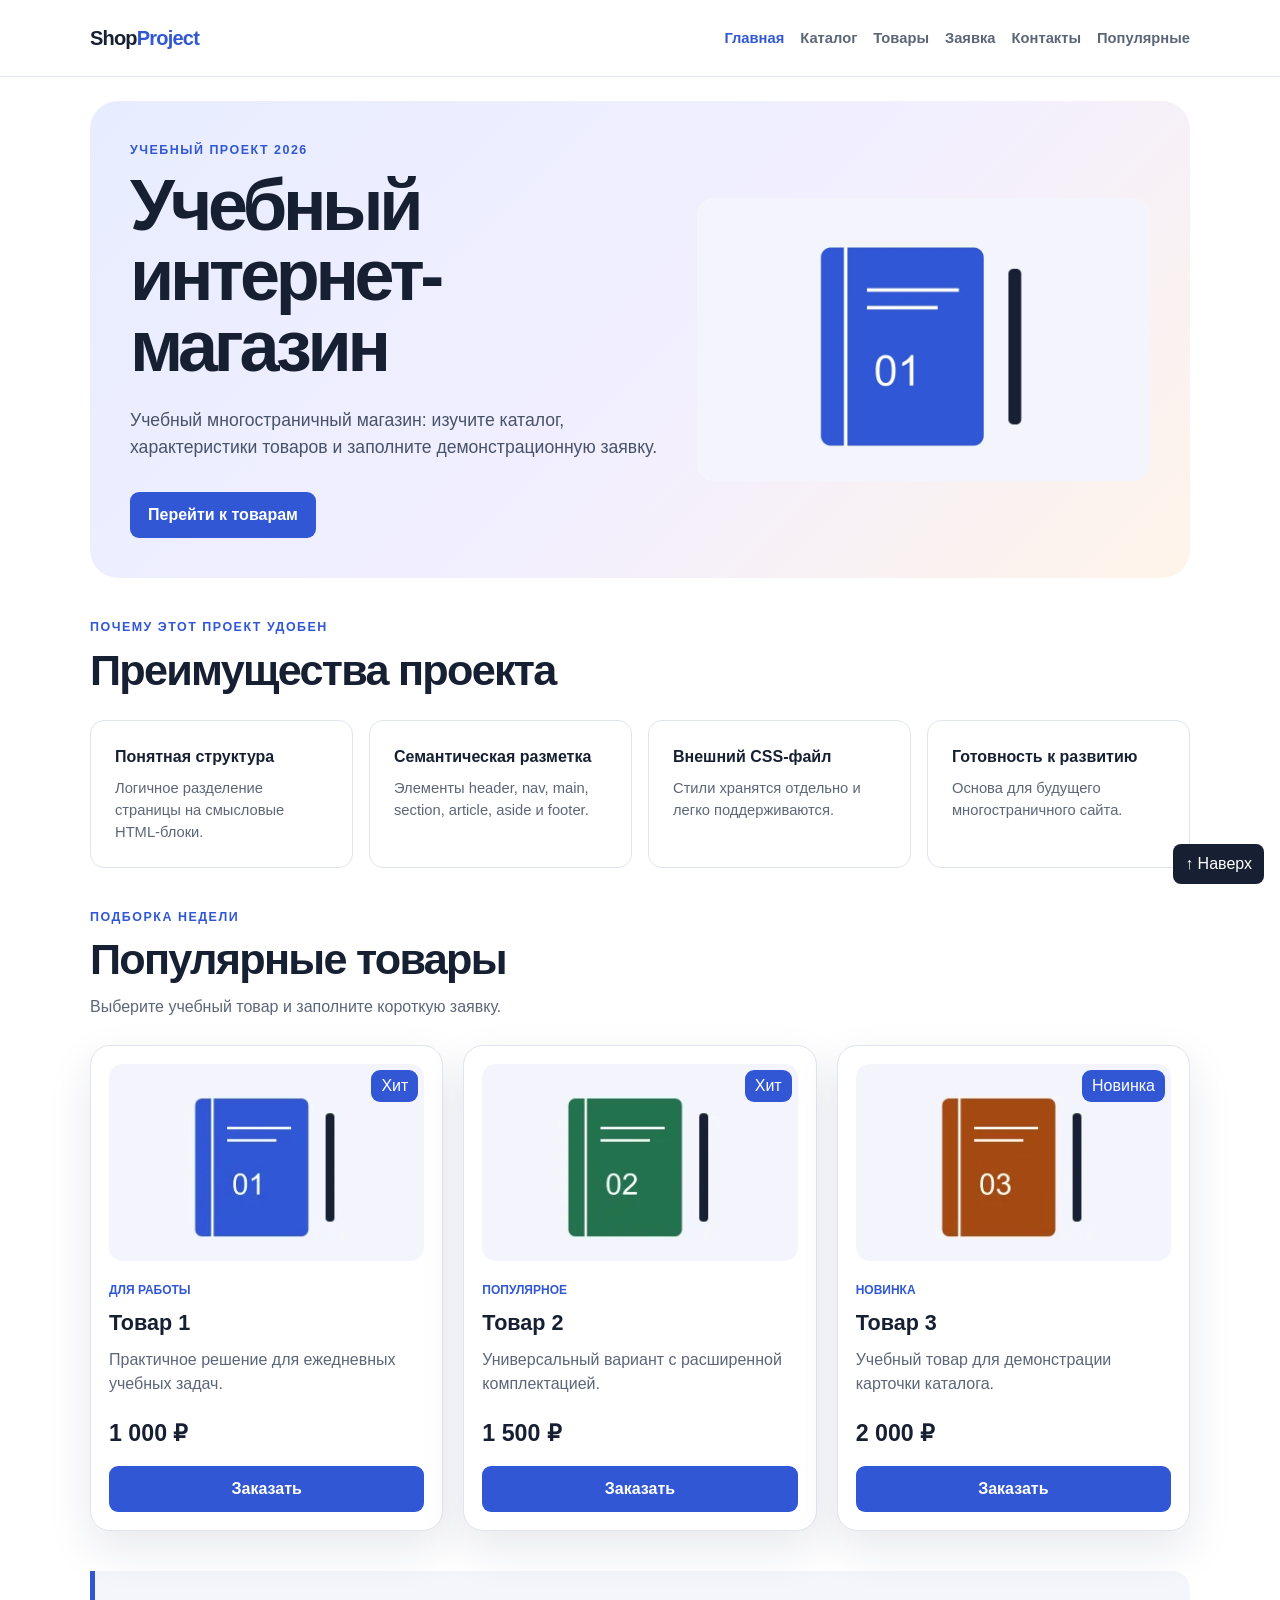
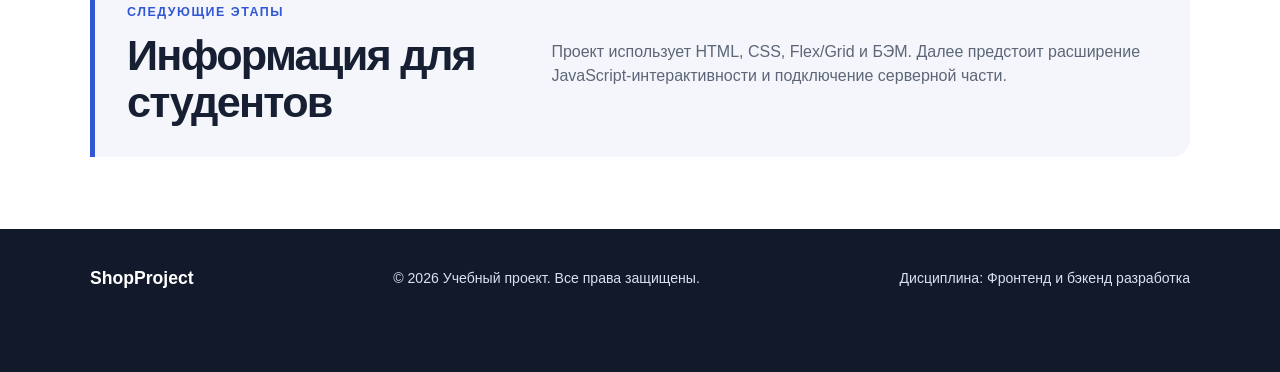
<file: index.html>
<!DOCTYPE html>
<html lang="ru">
  <head>
    <meta charset="UTF-8">
    <meta name="viewport" content="width=device-width, initial-scale=1.0">
    <meta name="description" content="Учебный интернет-магазин — практические работы по фронтенд- и бэкенд-разработке.">
    <meta property="og:title" content="ShopProject — учебный интернет-магазин">
    <meta property="og:description" content="Каталог учебных товаров и демонстрация современной HTML/CSS-вёрстки.">
    <meta property="og:type" content="website">
    <meta property="og:url" content="https://kefteme105.github.io/kr3-responsive-shop/">
    <title>Учебный интернет-магазин</title>
    <link rel="stylesheet" href="css/style.css">
    <script src="js/main.js" defer></script>
    <link rel="stylesheet" href="css/responsive.css">
  </head>
  <body id="top">
    <a class="skip-link" href="#main">Перейти к основному содержимому</a>
    <header class="site-header">
      <div class="site-header__inner">
        <a class="site-header__logo" href="index.html" aria-label="ShopProject — главная страница">
        Shop<span class="site-header__accent">Project</span>
        </a>
        <nav class="site-nav" aria-label="Основная навигация">
          <ul class="site-nav__list">
            <li class="site-nav__item">
              <a class="site-nav__link site-nav__link--active" href="index.html" aria-current="page">Главная</a>
            </li>
            <li class="site-nav__item">
              <a class="site-nav__link" href="catalog.html">Каталог</a>
            </li>
            <li class="site-nav__item">
              <a class="site-nav__link" href="product.html">Товары</a>
            </li>
            <li class="site-nav__item">
              <a class="site-nav__link" href="order.html">Заявка</a>
            </li>
            <li class="site-nav__item">
              <a class="site-nav__link" href="contacts.html">Контакты</a>
            </li>
            <li class="site-nav__item">
              <a class="site-nav__link" href="index.html#popular">Популярные</a>
            </li>
          </ul>
        </nav>
      </div>
    </header>
    <main id="main" tabindex="-1">
      <section class="hero" aria-labelledby="hero-title">
        <div class="hero__layout">
          <div>
            <p class="hero__eyebrow">Учебный проект 2026</p>
            <h1 id="hero-title" class="hero__title">Учебный интернет-магазин</h1>
            <p class="hero__text">
        Учебный многостраничный магазин: изучите каталог, характеристики товаров
        и заполните демонстрационную заявку.
      </p>
            <a class="button" href="#popular">Перейти к товарам</a>
          </div>
          <picture>
            <source media="(min-width: 1200px)" srcset="images/hero-desktop.webp">
            <source media="(min-width: 768px)" srcset="images/hero-tablet.webp">
            <img class="hero__image" src="images/hero-mobile.webp" width="640" height="400" alt="Блокнот и ручка для учёбы" fetchpriority="high">
          </picture>
        </div>
      </section>
      <section class="section" id="advantages" aria-labelledby="advantages-title">
        <div class="section__heading">
          <p class="section__eyebrow">Почему этот проект удобен</p>
          <h2 id="advantages-title" class="section__title">Преимущества проекта</h2>
        </div>
        <ul class="advantages-list">
          <li class="advantages-list__item">
            <strong class="advantages-list__title">Понятная структура</strong>
            <span class="advantages-list__text">Логичное разделение страницы на смысловые HTML-блоки.</span>
          </li>
          <li class="advantages-list__item">
            <strong class="advantages-list__title">Семантическая разметка</strong>
            <span class="advantages-list__text">Элементы header, nav, main, section, article, aside и footer.</span>
          </li>
          <li class="advantages-list__item">
            <strong class="advantages-list__title">Внешний CSS-файл</strong>
            <span class="advantages-list__text">Стили хранятся отдельно и легко поддерживаются.</span>
          </li>
          <li class="advantages-list__item">
            <strong class="advantages-list__title">Готовность к развитию</strong>
            <span class="advantages-list__text">Основа для будущего многостраничного сайта.</span>
          </li>
        </ul>
      </section>
      <section class="section" id="popular" aria-labelledby="popular-title">
        <div class="section__heading">
          <p class="section__eyebrow">Подборка недели</p>
          <h2 id="popular-title" class="section__title">Популярные товары</h2>
          <p class="section__description">Выберите учебный товар и заполните короткую заявку.</p>
        </div>
        <div class="products-grid">
          <article class="product-card">
            <span class="product-card__badge">Хит</span>
            <img class="product-card__image" src="images/product-1-640.webp" srcset="images/product-1-320.webp 320w, images/product-1-640.webp 640w, images/product-1-960.webp 960w" sizes="(min-width: 1200px) 315px, (min-width: 768px) calc(50vw - 80px), calc(100vw - 85px)" width="640" height="400" loading="lazy" alt="Учебный товар 1: набор блокнотов">
            <p class="product-card__tag">Для работы</p>
            <h3 class="product-card__title">
              <a href="product.html#product-1" class="product-card__link">Товар 1</a>
            </h3>
            <p class="product-card__description">Практичное решение для ежедневных учебных задач.</p>
            <p class="product-card__price">1 000 ₽</p>
            <button class="button product-card__button" type="button" data-product="Товар 1" aria-label="Заказать товар 1">
            Заказать
          </button>
          </article>
          <article class="product-card">
            <span class="product-card__badge">Хит</span>
            <img class="product-card__image" src="images/product-2-640.webp" srcset="images/product-2-320.webp 320w, images/product-2-640.webp 640w, images/product-2-960.webp 960w" sizes="(min-width: 1200px) 315px, (min-width: 768px) calc(50vw - 80px), calc(100vw - 85px)" width="640" height="400" loading="lazy" alt="Учебный товар 2: набор блокнотов">
            <p class="product-card__tag">Популярное</p>
            <h3 class="product-card__title">
              <a href="product.html#product-2" class="product-card__link">Товар 2</a>
            </h3>
            <p class="product-card__description">Универсальный вариант с расширенной комплектацией.</p>
            <p class="product-card__price">1 500 ₽</p>
            <button class="button product-card__button" type="button" data-product="Товар 2" aria-label="Заказать товар 2">
            Заказать
          </button>
          </article>
          <article class="product-card">
            <span class="product-card__badge">Новинка</span>
            <img class="product-card__image" src="images/product-3-640.webp" srcset="images/product-3-320.webp 320w, images/product-3-640.webp 640w, images/product-3-960.webp 960w" sizes="(min-width: 1200px) 315px, (min-width: 768px) calc(50vw - 80px), calc(100vw - 85px)" width="640" height="400" loading="lazy" alt="Учебный товар 3: набор блокнотов">
            <p class="product-card__tag">Новинка</p>
            <h3 class="product-card__title">
              <a href="product.html#product-3" class="product-card__link">Товар 3</a>
            </h3>
            <p class="product-card__description">Учебный товар для демонстрации карточки каталога.</p>
            <p class="product-card__price">2 000 ₽</p>
            <button class="button product-card__button" type="button" data-product="Товар 3" aria-label="Заказать товар 3">
            Заказать
          </button>
          </article>
        </div>
      </section>
      <aside class="aside-info" aria-labelledby="student-info-title">
        <div>
          <p class="section__eyebrow">Следующие этапы</p>
          <h2 id="student-info-title" class="aside-info__title">Информация для студентов</h2>
        </div>
        <p class="aside-info__text">
        Проект использует HTML, CSS, Flex/Grid и БЭМ. Далее предстоит расширение
        JavaScript-интерактивности и подключение серверной части.
      </p>
      </aside>
    </main>
    <footer id="contacts" class="site-footer">
      <div class="site-footer__inner">
        <p class="site-footer__text">
          <strong class="site-footer__brand">ShopProject</strong>
        </p>
        <p class="site-footer__text">© 2026 Учебный проект. Все права защищены.</p>
        <p class="site-footer__text">Дисциплина: Фронтенд и бэкенд разработка</p>
      </div>
    </footer>
    <dialog class="order-dialog" id="order-dialog" aria-labelledby="order-dialog-title">
      <div class="order-dialog__header">
        <div>
          <p class="section__eyebrow">Новая заявка</p>
          <h2 id="order-dialog-title" class="order-dialog__title">Оформление заявки</h2>
        </div>
        <button class="icon-button" type="button" id="close-order-dialog" aria-label="Закрыть окно">×</button>
      </div>
      <form class="order-form" id="order-form" action="#" method="post" novalidate>
        <input id="selected-product" name="selected-product" type="hidden">
        <div class="order-form__field">
          <label for="order-name" class="order-form__label">Имя</label>
          <input id="order-name" name="name" type="text" placeholder="Введите ваше имя" minlength="2" autocomplete="given-name" required class="order-form__input">
        </div>
        <div class="order-form__grid">
          <div class="order-form__field">
            <label for="order-email" class="order-form__label">E-mail</label>
            <input id="order-email" name="email" type="email" placeholder="example@mail.ru" autocomplete="email" required class="order-form__input">
          </div>
          <div class="order-form__field">
            <label for="order-phone" class="order-form__label">Телефон</label>
            <input id="order-phone" name="phone" type="tel" inputmode="tel" placeholder="+7 (900) 000-00-00" pattern="^\+7 \(\d{3}\) \d{3}-\d{2}-\d{2}$" autocomplete="tel" required class="order-form__input" aria-describedby="order-phone-hint">
            <small class="order-form__hint" id="order-phone-hint">Формат: +7 (900) 000-00-00</small>
          </div>
        </div>
        <div class="order-form__grid">
          <div class="order-form__field">
            <label for="order-date" class="order-form__label">Дата связи</label>
            <input id="order-date" name="date" type="date" class="order-form__input">
          </div>
          <div class="order-form__field">
            <label for="order-topic" class="order-form__label">Тема заявки</label>
            <select id="order-topic" name="topic" required class="order-form__select">
              <option value="">Выберите тему</option>
              <option value="product">Заказ товара</option>
              <option value="consultation">Консультация</option>
              <option value="delivery">Доставка</option>
            </select>
          </div>
        </div>
        <div class="order-form__field">
          <label for="order-comment" class="order-form__label">Комментарий</label>
          <textarea id="order-comment" name="comment" rows="4" placeholder="Укажите дополнительную информацию" class="order-form__textarea"></textarea>
        </div>
        <div class="order-form__field order-form__field--checkbox">
          <label class="order-form__label order-form__label--checkbox">
            <input id="order-agreement" name="agreement" type="checkbox" required class="order-form__input order-form__input--checkbox">
            <span>Я согласен на обработку данных</span>
          </label>
        </div>
        <div class="order-form__actions">
          <button class="button button--secondary" type="button" id="cancel-order-dialog">Закрыть</button>
          <button class="button" type="submit">Отправить заявку</button>
        </div>
      </form>
    </dialog>
    <p class="success-message" id="success-message" role="status" hidden>Заявка проверена. Это демонстрация, данные не отправлены.</p>
    <a class="back-to-top" href="#top" aria-label="Вернуться наверх">↑ Наверх</a>
  </body>
</html>
</file>
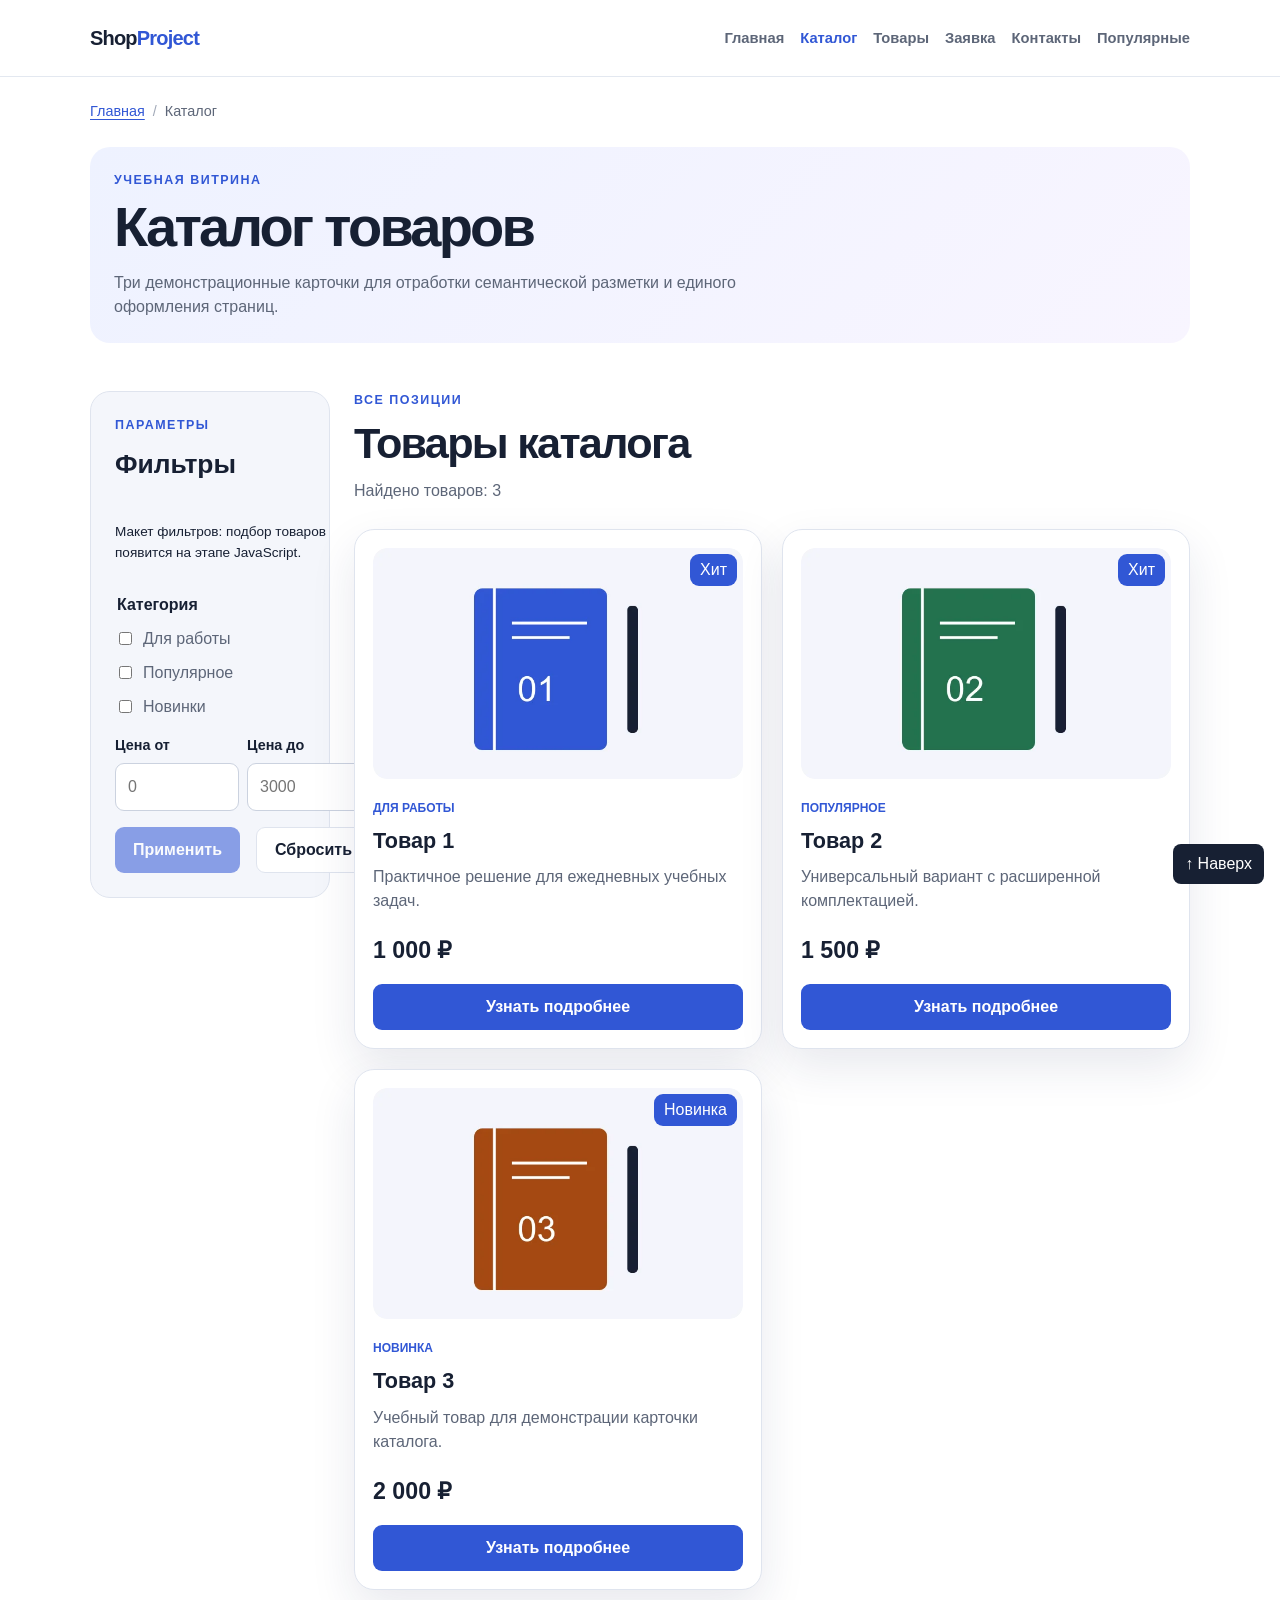
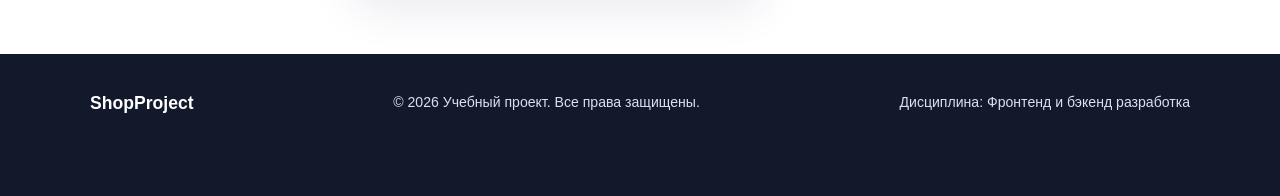
<file: catalog.html>
<!DOCTYPE html>
<html lang="ru">
  <head>
    <meta charset="UTF-8">
    <meta name="viewport" content="width=device-width, initial-scale=1.0">
    <meta name="description" content="Каталог учебных товаров ShopProject с краткими описаниями и ценами.">
    <meta property="og:title" content="Каталог — ShopProject">
    <meta property="og:description" content="Подборка товаров учебного интернет-магазина ShopProject.">
    <meta property="og:type" content="website">
    <meta property="og:url" content="https://kefteme105.github.io/kr3-responsive-shop/catalog.html">
    <title>Каталог товаров — ShopProject</title>
    <link rel="stylesheet" href="css/style.css">
    <link rel="stylesheet" href="css/responsive.css">
  </head>
  <body id="top">
    <a class="skip-link" href="#main">Перейти к основному содержимому</a>
    <header class="site-header">
      <div class="site-header__inner">
        <a class="site-header__logo" href="index.html" aria-label="ShopProject — главная страница">
        Shop<span class="site-header__accent">Project</span>
        </a>
        <nav class="site-nav" aria-label="Основная навигация">
          <ul class="site-nav__list">
            <li class="site-nav__item">
              <a class="site-nav__link" href="index.html">Главная</a>
            </li>
            <li class="site-nav__item">
              <a class="site-nav__link site-nav__link--active" href="catalog.html" aria-current="page">Каталог</a>
            </li>
            <li class="site-nav__item">
              <a class="site-nav__link" href="product.html">Товары</a>
            </li>
            <li class="site-nav__item">
              <a class="site-nav__link" href="order.html">Заявка</a>
            </li>
            <li class="site-nav__item">
              <a class="site-nav__link" href="contacts.html">Контакты</a>
            </li>
            <li class="site-nav__item">
              <a class="site-nav__link" href="index.html#popular">Популярные</a>
            </li>
          </ul>
        </nav>
      </div>
    </header>
    <main id="main" tabindex="-1">
      <nav class="breadcrumbs" aria-label="Хлебные крошки">
        <ol class="breadcrumbs__list">
          <li class="breadcrumbs__item">
            <a href="index.html" class="breadcrumbs__link">Главная</a>
          </li>
          <li aria-current="page" class="breadcrumbs__item">Каталог</li>
        </ol>
      </nav>
      <section class="inner-hero" aria-labelledby="catalog-title">
        <p class="section__eyebrow">Учебная витрина</p>
        <h1 id="catalog-title" class="inner-hero__title">Каталог товаров</h1>
        <p class="inner-hero__text">Три демонстрационные карточки для отработки семантической разметки и единого оформления страниц.</p>
      </section>
      <div class="section catalog-layout">
        <aside class="catalog-filters" aria-labelledby="filters-title">
          <p class="section__eyebrow">Параметры</p>
          <h2 id="filters-title" class="catalog-filters__title">Фильтры</h2>
          <form class="filter-form" action="catalog.html" method="get">
            <p class="filter-form__note">Макет фильтров: подбор товаров появится на этапе JavaScript.</p>
            <fieldset class="filter-form__group">
              <legend class="filter-form__legend">Категория</legend>
              <label class="filter-form__label">
                <input type="checkbox" name="category" value="work"> Для работы</label>
              <label class="filter-form__label">
                <input type="checkbox" name="category" value="popular"> Популярное</label>
              <label class="filter-form__label">
                <input type="checkbox" name="category" value="new"> Новинки</label>
            </fieldset>
            <div class="filter-form__prices">
              <div class="order-form__field order-form__field--price">
                <label for="price-from" class="order-form__label">Цена от</label>
                <input id="price-from" name="price-from" type="number" min="0" step="100" placeholder="0" class="order-form__input">
              </div>
              <div class="order-form__field order-form__field--price">
                <label for="price-to" class="order-form__label">Цена до</label>
                <input id="price-to" name="price-to" type="number" min="0" step="100" placeholder="3000" class="order-form__input">
              </div>
            </div>
            <button class="button" type="submit" disabled>Применить</button>
            <a class="button button--secondary" href="catalog.html">Сбросить</a>
          </form>
        </aside>
        <section class="catalog-products" aria-labelledby="products-title">
          <div class="section__heading">
            <p class="section__eyebrow">Все позиции</p>
            <h2 id="products-title" class="section__title">Товары каталога</h2>
            <p class="section__description">Найдено товаров: 3</p>
          </div>
          <div class="products-grid products-grid--catalog">
            <article class="product-card">
              <span class="product-card__badge">Хит</span>
              <img class="product-card__image" src="images/product-1-640.webp" srcset="images/product-1-320.webp 320w, images/product-1-640.webp 640w, images/product-1-960.webp 960w" sizes="(min-width: 1200px) 370px, (min-width: 1024px) calc(50vw - 212px), (min-width: 768px) calc(50vw - 80px), calc(100vw - 85px)" width="640" height="400" loading="lazy" alt="Учебный товар 1: набор блокнотов">
              <p class="product-card__tag">Для работы</p>
              <h2 class="product-card__title">
                <a href="product.html#product-1" class="product-card__link">Товар 1</a>
              </h2>
              <p class="product-card__description">Практичное решение для ежедневных учебных задач.</p>
              <p class="product-card__price">1 000 ₽</p>
              <a class="button product-card__button" href="product.html#product-1" aria-label="Узнать подробнее о товаре 1">Узнать подробнее</a>
            </article>
            <article class="product-card">
              <span class="product-card__badge">Хит</span>
              <img class="product-card__image" src="images/product-2-640.webp" srcset="images/product-2-320.webp 320w, images/product-2-640.webp 640w, images/product-2-960.webp 960w" sizes="(min-width: 1200px) 370px, (min-width: 1024px) calc(50vw - 212px), (min-width: 768px) calc(50vw - 80px), calc(100vw - 85px)" width="640" height="400" loading="lazy" alt="Учебный товар 2: набор блокнотов">
              <p class="product-card__tag">Популярное</p>
              <h2 class="product-card__title">
                <a href="product.html#product-2" class="product-card__link">Товар 2</a>
              </h2>
              <p class="product-card__description">Универсальный вариант с расширенной комплектацией.</p>
              <p class="product-card__price">1 500 ₽</p>
              <a class="button product-card__button" href="product.html#product-2" aria-label="Узнать подробнее о товаре 2">Узнать подробнее</a>
            </article>
            <article class="product-card">
              <span class="product-card__badge">Новинка</span>
              <img class="product-card__image" src="images/product-3-640.webp" srcset="images/product-3-320.webp 320w, images/product-3-640.webp 640w, images/product-3-960.webp 960w" sizes="(min-width: 1200px) 370px, (min-width: 1024px) calc(50vw - 212px), (min-width: 768px) calc(50vw - 80px), calc(100vw - 85px)" width="640" height="400" loading="lazy" alt="Учебный товар 3: набор блокнотов">
              <p class="product-card__tag">Новинка</p>
              <h2 class="product-card__title">
                <a href="product.html#product-3" class="product-card__link">Товар 3</a>
              </h2>
              <p class="product-card__description">Учебный товар для демонстрации карточки каталога.</p>
              <p class="product-card__price">2 000 ₽</p>
              <a class="button product-card__button" href="product.html#product-3" aria-label="Узнать подробнее о товаре 3">Узнать подробнее</a>
            </article>
          </div>
        </section>
      </div>
    </main>
    <footer class="site-footer">
      <div class="site-footer__inner">
        <p class="site-footer__text">
          <strong class="site-footer__brand">ShopProject</strong>
        </p>
        <p class="site-footer__text">© 2026 Учебный проект. Все права защищены.</p>
        <p class="site-footer__text">Дисциплина: Фронтенд и бэкенд разработка</p>
      </div>
    </footer>
    <a class="back-to-top" href="#top" aria-label="Вернуться наверх">↑ Наверх</a>
  </body>
</html>
</file>
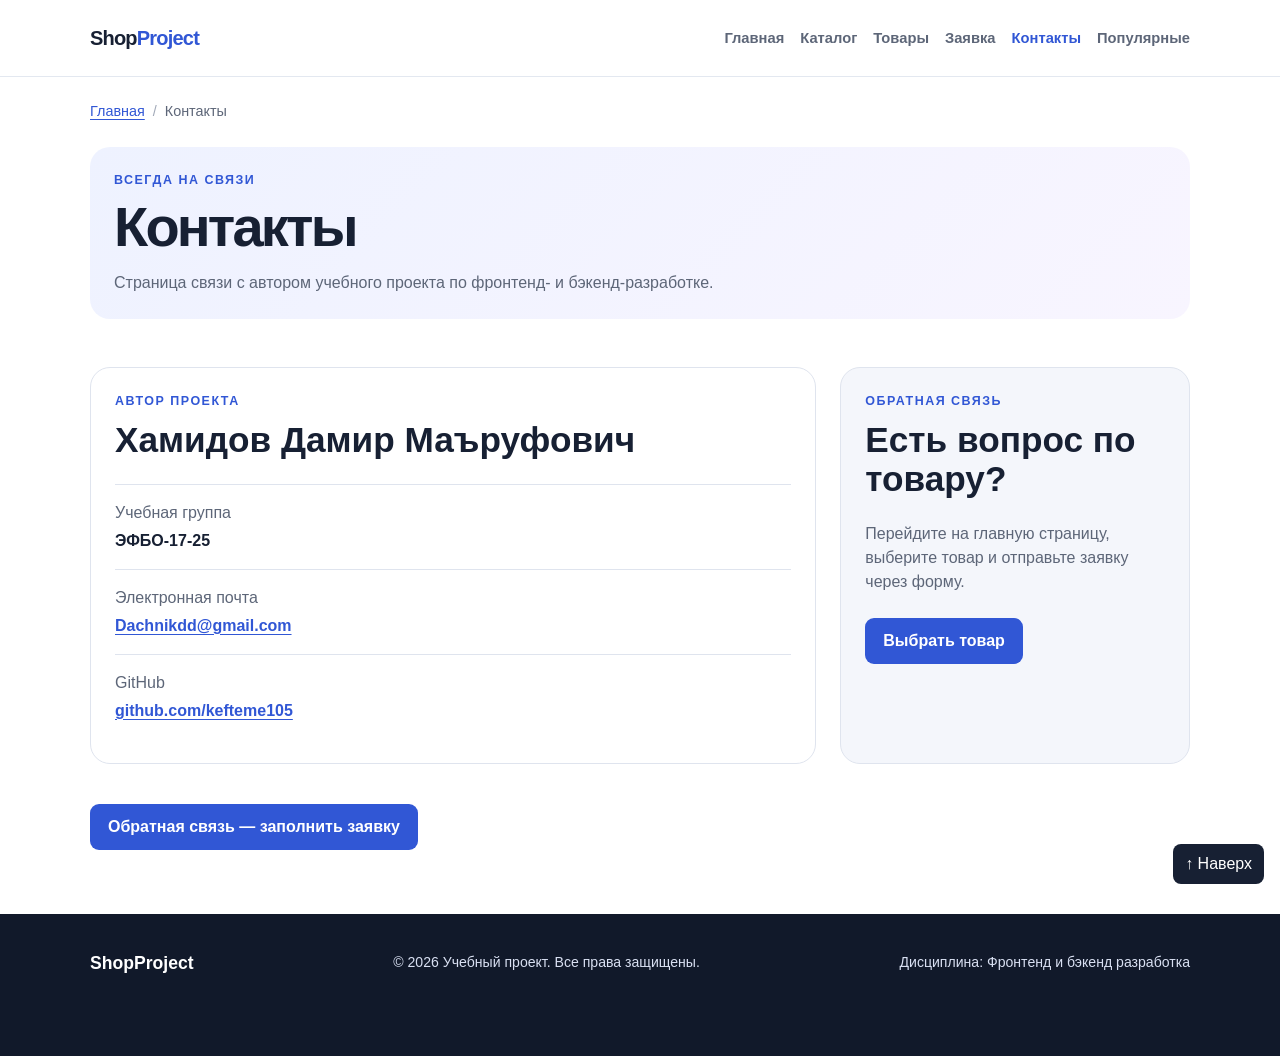
<file: contacts.html>
<!DOCTYPE html>
<html lang="ru">
  <head>
    <meta charset="UTF-8">
    <meta name="viewport" content="width=device-width, initial-scale=1.0">
    <meta name="description" content="Контакты учебного интернет-магазина ShopProject и сведения об авторе проекта.">
    <meta property="og:title" content="Контакты — ShopProject">
    <meta property="og:description" content="Связь с автором учебного проекта ShopProject.">
    <meta property="og:type" content="website">
    <meta property="og:url" content="https://kefteme105.github.io/kr3-responsive-shop/contacts.html">
    <title>Контакты — ShopProject</title>
    <link rel="stylesheet" href="css/style.css">
    <link rel="stylesheet" href="css/responsive.css">
  </head>
  <body id="top">
    <a class="skip-link" href="#main">Перейти к основному содержимому</a>
    <header class="site-header">
      <div class="site-header__inner">
        <a class="site-header__logo" href="index.html" aria-label="ShopProject — главная страница">
        Shop<span class="site-header__accent">Project</span>
        </a>
        <nav class="site-nav" aria-label="Основная навигация">
          <ul class="site-nav__list">
            <li class="site-nav__item">
              <a class="site-nav__link" href="index.html">Главная</a>
            </li>
            <li class="site-nav__item">
              <a class="site-nav__link" href="catalog.html">Каталог</a>
            </li>
            <li class="site-nav__item">
              <a class="site-nav__link" href="product.html">Товары</a>
            </li>
            <li class="site-nav__item">
              <a class="site-nav__link" href="order.html">Заявка</a>
            </li>
            <li class="site-nav__item">
              <a class="site-nav__link site-nav__link--active" href="contacts.html" aria-current="page">Контакты</a>
            </li>
            <li class="site-nav__item">
              <a class="site-nav__link" href="index.html#popular">Популярные</a>
            </li>
          </ul>
        </nav>
      </div>
    </header>
    <main id="main" tabindex="-1">
      <nav class="breadcrumbs" aria-label="Хлебные крошки">
        <ol class="breadcrumbs__list">
          <li class="breadcrumbs__item">
            <a href="index.html" class="breadcrumbs__link">Главная</a>
          </li>
          <li aria-current="page" class="breadcrumbs__item">Контакты</li>
        </ol>
      </nav>
      <section class="inner-hero" aria-labelledby="contacts-title">
        <p class="section__eyebrow">Всегда на связи</p>
        <h1 id="contacts-title" class="inner-hero__title">Контакты</h1>
        <p class="inner-hero__text">Страница связи с автором учебного проекта по фронтенд- и бэкенд-разработке.</p>
      </section>
      <section class="section contact-layout" aria-label="Контактная информация">
        <article class="contact-card">
          <p class="section__eyebrow">Автор проекта</p>
          <h2 class="contact-card__title">Хамидов Дамир Маъруфович</h2>
          <dl class="contact-list">
            <div class="contact-list__row">
              <dt class="contact-list__term">Учебная группа</dt>
              <dd class="contact-list__value">ЭФБО-17-25</dd>
            </div>
            <div class="contact-list__row">
              <dt class="contact-list__term">Электронная почта</dt>
              <dd class="contact-list__value">
                <a href="mailto:Dachnikdd@gmail.com" class="contact-list__link">Dachnikdd@gmail.com</a>
              </dd>
            </div>
            <div class="contact-list__row">
              <dt class="contact-list__term">GitHub</dt>
              <dd class="contact-list__value">
                <a href="https://github.com/kefteme105" class="contact-list__link">github.com/kefteme105</a>
              </dd>
            </div>
          </dl>
        </article>
        <aside class="contact-note">
          <p class="section__eyebrow">Обратная связь</p>
          <h2 class="contact-note__title">Есть вопрос по товару?</h2>
          <p class="contact-note__text">Перейдите на главную страницу, выберите товар и отправьте заявку через форму.</p>
          <a class="button" href="index.html#popular">Выбрать товар</a>
        </aside>
      </section>
      <p class="section">
        <a class="button" href="order.html">Обратная связь — заполнить заявку</a>
      </p>
    </main>
    <footer class="site-footer">
      <div class="site-footer__inner">
        <p class="site-footer__text">
          <strong class="site-footer__brand">ShopProject</strong>
        </p>
        <p class="site-footer__text">© 2026 Учебный проект. Все права защищены.</p>
        <p class="site-footer__text">Дисциплина: Фронтенд и бэкенд разработка</p>
      </div>
    </footer>
    <a class="back-to-top" href="#top" aria-label="Вернуться наверх">↑ Наверх</a>
  </body>
</html>
</file>
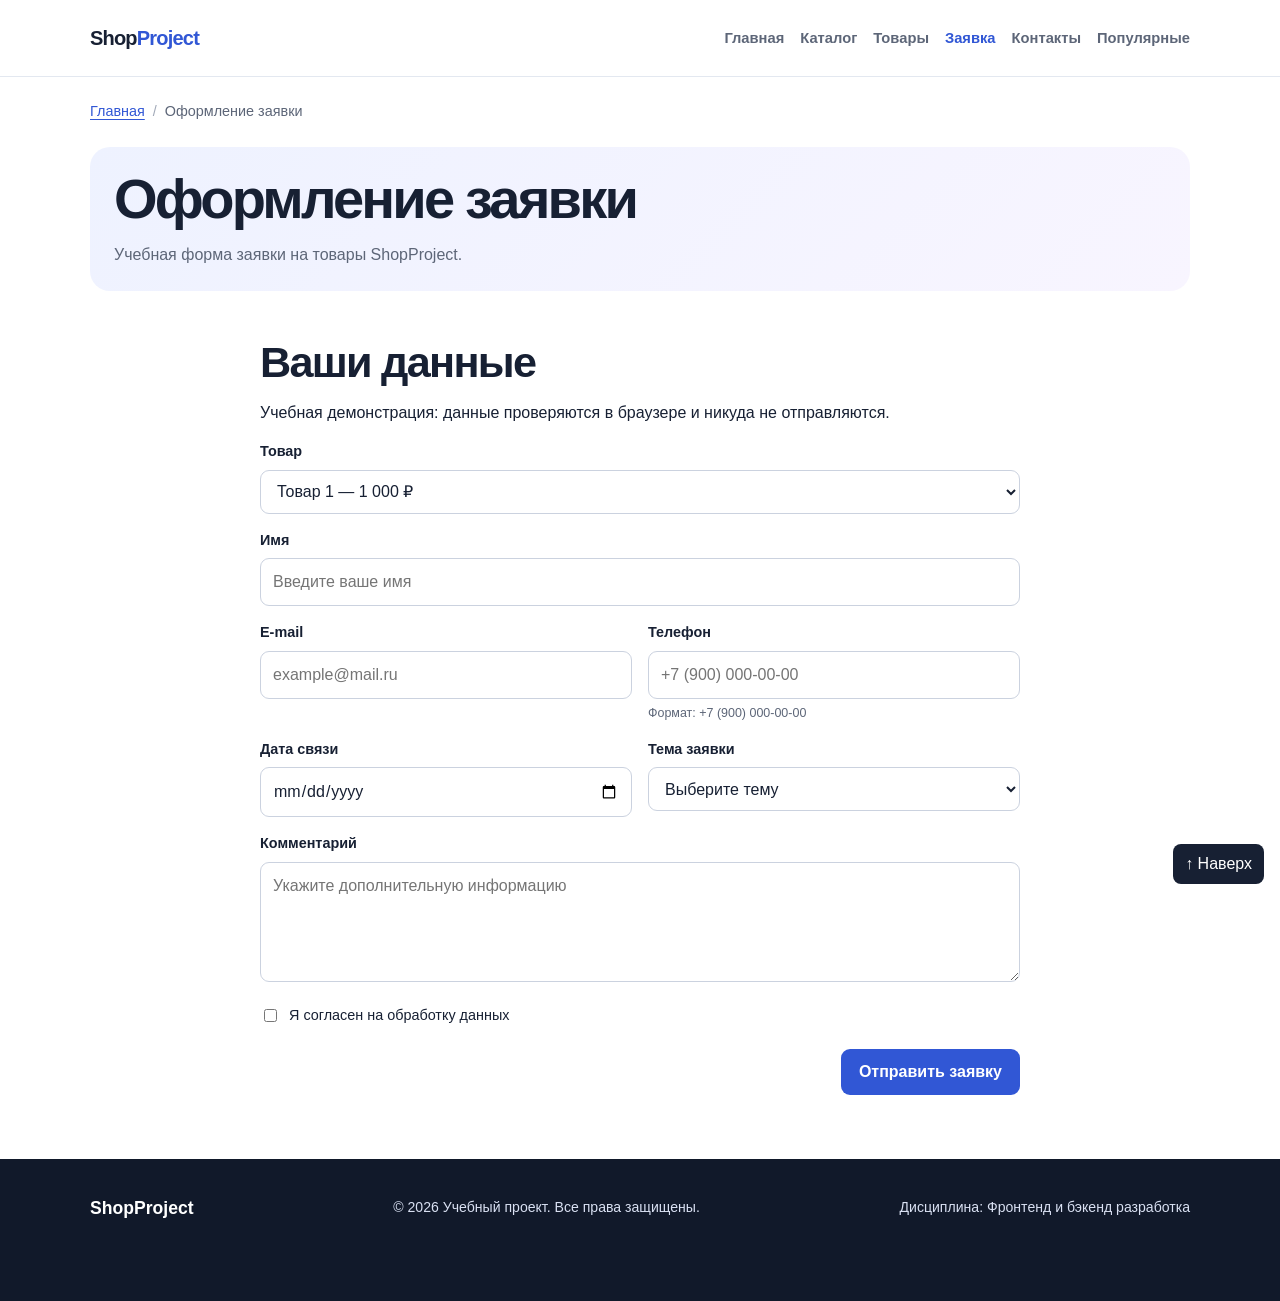
<file: order.html>
<!DOCTYPE html>
<html lang="ru">
  <head>
    <meta charset="UTF-8">
    <meta name="viewport" content="width=device-width, initial-scale=1.0">
    <meta name="description" content="Учебная форма заявки на товары ShopProject.">
    <title>Оформление заявки — ShopProject</title>
    <link rel="stylesheet" href="css/style.css">
    <script src="js/main.js" defer></script>
    <link rel="stylesheet" href="css/responsive.css">
  </head>
  <body id="top">
    <a class="skip-link" href="#main">Перейти к основному содержимому</a>
    <header class="site-header">
      <div class="site-header__inner">
        <a class="site-header__logo" href="index.html" aria-label="ShopProject — главная страница">
        Shop<span class="site-header__accent">Project</span>
        </a>
        <nav class="site-nav" aria-label="Основная навигация">
          <ul class="site-nav__list">
            <li class="site-nav__item">
              <a class="site-nav__link" href="index.html">Главная</a>
            </li>
            <li class="site-nav__item">
              <a class="site-nav__link" href="catalog.html">Каталог</a>
            </li>
            <li class="site-nav__item">
              <a class="site-nav__link" href="product.html">Товары</a>
            </li>
            <li class="site-nav__item">
              <a class="site-nav__link site-nav__link--active" href="order.html" aria-current="page">Заявка</a>
            </li>
            <li class="site-nav__item">
              <a class="site-nav__link" href="contacts.html">Контакты</a>
            </li>
            <li class="site-nav__item">
              <a class="site-nav__link" href="index.html#popular">Популярные</a>
            </li>
          </ul>
        </nav>
      </div>
    </header>
    <main id="main" tabindex="-1">
      <nav class="breadcrumbs" aria-label="Хлебные крошки">
        <ol class="breadcrumbs__list">
          <li class="breadcrumbs__item">
            <a class="breadcrumbs__link" href="index.html">Главная</a>
          </li>
          <li class="breadcrumbs__item" aria-current="page">Оформление заявки</li>
        </ol>
      </nav>
      <section class="inner-hero">
        <h1 class="inner-hero__title">Оформление заявки</h1>
        <p class="inner-hero__text">Учебная форма заявки на товары ShopProject.</p>
      </section>
      <section class="section order-page" aria-labelledby="form-title">
        <h2 class="section__title" id="form-title">Ваши данные</h2>
        <p>Учебная демонстрация: данные проверяются в браузере и никуда не отправляются.</p>
        <form class="order-form" id="page-order-form" action="#" method="post" novalidate>
          <div class="order-form__field">
            <label class="order-form__label" for="page-product">Товар</label>
            <select class="order-form__select" id="page-product" name="selected-product" required>
              <option value="Товар 1">Товар 1 — 1 000 ₽</option>
              <option value="Товар 2">Товар 2 — 1 500 ₽</option>
              <option value="Товар 3">Товар 3 — 2 000 ₽</option>
            </select>
          </div>
          <div class="order-form__field">
            <label for="page-order-name" class="order-form__label">Имя</label>
            <input id="page-order-name" name="name" type="text" placeholder="Введите ваше имя" minlength="2" autocomplete="given-name" required class="order-form__input">
          </div>
          <div class="order-form__grid">
            <div class="order-form__field">
              <label for="page-order-email" class="order-form__label">E-mail</label>
              <input id="page-order-email" name="email" type="email" placeholder="example@mail.ru" autocomplete="email" required class="order-form__input">
            </div>
            <div class="order-form__field">
              <label for="page-order-phone" class="order-form__label">Телефон</label>
              <input id="page-order-phone" name="phone" type="tel" inputmode="tel" placeholder="+7 (900) 000-00-00" pattern="^\+7 \(\d{3}\) \d{3}-\d{2}-\d{2}$" autocomplete="tel" required class="order-form__input" aria-describedby="page-order-phone-hint">
              <small class="order-form__hint" id="page-order-phone-hint">Формат: +7 (900) 000-00-00</small>
            </div>
          </div>
          <div class="order-form__grid">
            <div class="order-form__field">
              <label for="page-order-date" class="order-form__label">Дата связи</label>
              <input id="page-order-date" name="date" type="date" class="order-form__input">
            </div>
            <div class="order-form__field">
              <label for="page-order-topic" class="order-form__label">Тема заявки</label>
              <select id="page-order-topic" name="topic" required class="order-form__select">
                <option value="">Выберите тему</option>
                <option value="product">Заказ товара</option>
                <option value="consultation">Консультация</option>
                <option value="delivery">Доставка</option>
              </select>
            </div>
          </div>
          <div class="order-form__field">
            <label for="page-order-comment" class="order-form__label">Комментарий</label>
            <textarea id="page-order-comment" name="comment" rows="4" placeholder="Укажите дополнительную информацию" class="order-form__textarea"></textarea>
          </div>
          <div class="order-form__field order-form__field--checkbox">
            <label class="order-form__label order-form__label--checkbox">
              <input id="page-order-agreement" name="agreement" type="checkbox" required class="order-form__input order-form__input--checkbox">
              <span>Я согласен на обработку данных</span>
            </label>
          </div>
          <div class="order-form__actions">
            <button class="button" type="submit">Отправить заявку</button>
          </div>
        </form>
        <p id="page-success-message" class="order-page__success" role="status" hidden>Заявка проверена. Это демонстрация, данные не отправлены.</p>
      </section>
    </main>
    <footer id="contacts" class="site-footer">
      <div class="site-footer__inner">
        <p class="site-footer__text">
          <strong class="site-footer__brand">ShopProject</strong>
        </p>
        <p class="site-footer__text">© 2026 Учебный проект. Все права защищены.</p>
        <p class="site-footer__text">Дисциплина: Фронтенд и бэкенд разработка</p>
      </div>
    </footer>
    <a class="back-to-top" href="#top" aria-label="Вернуться наверх">↑ Наверх</a>
  </body>
</html>
</file>
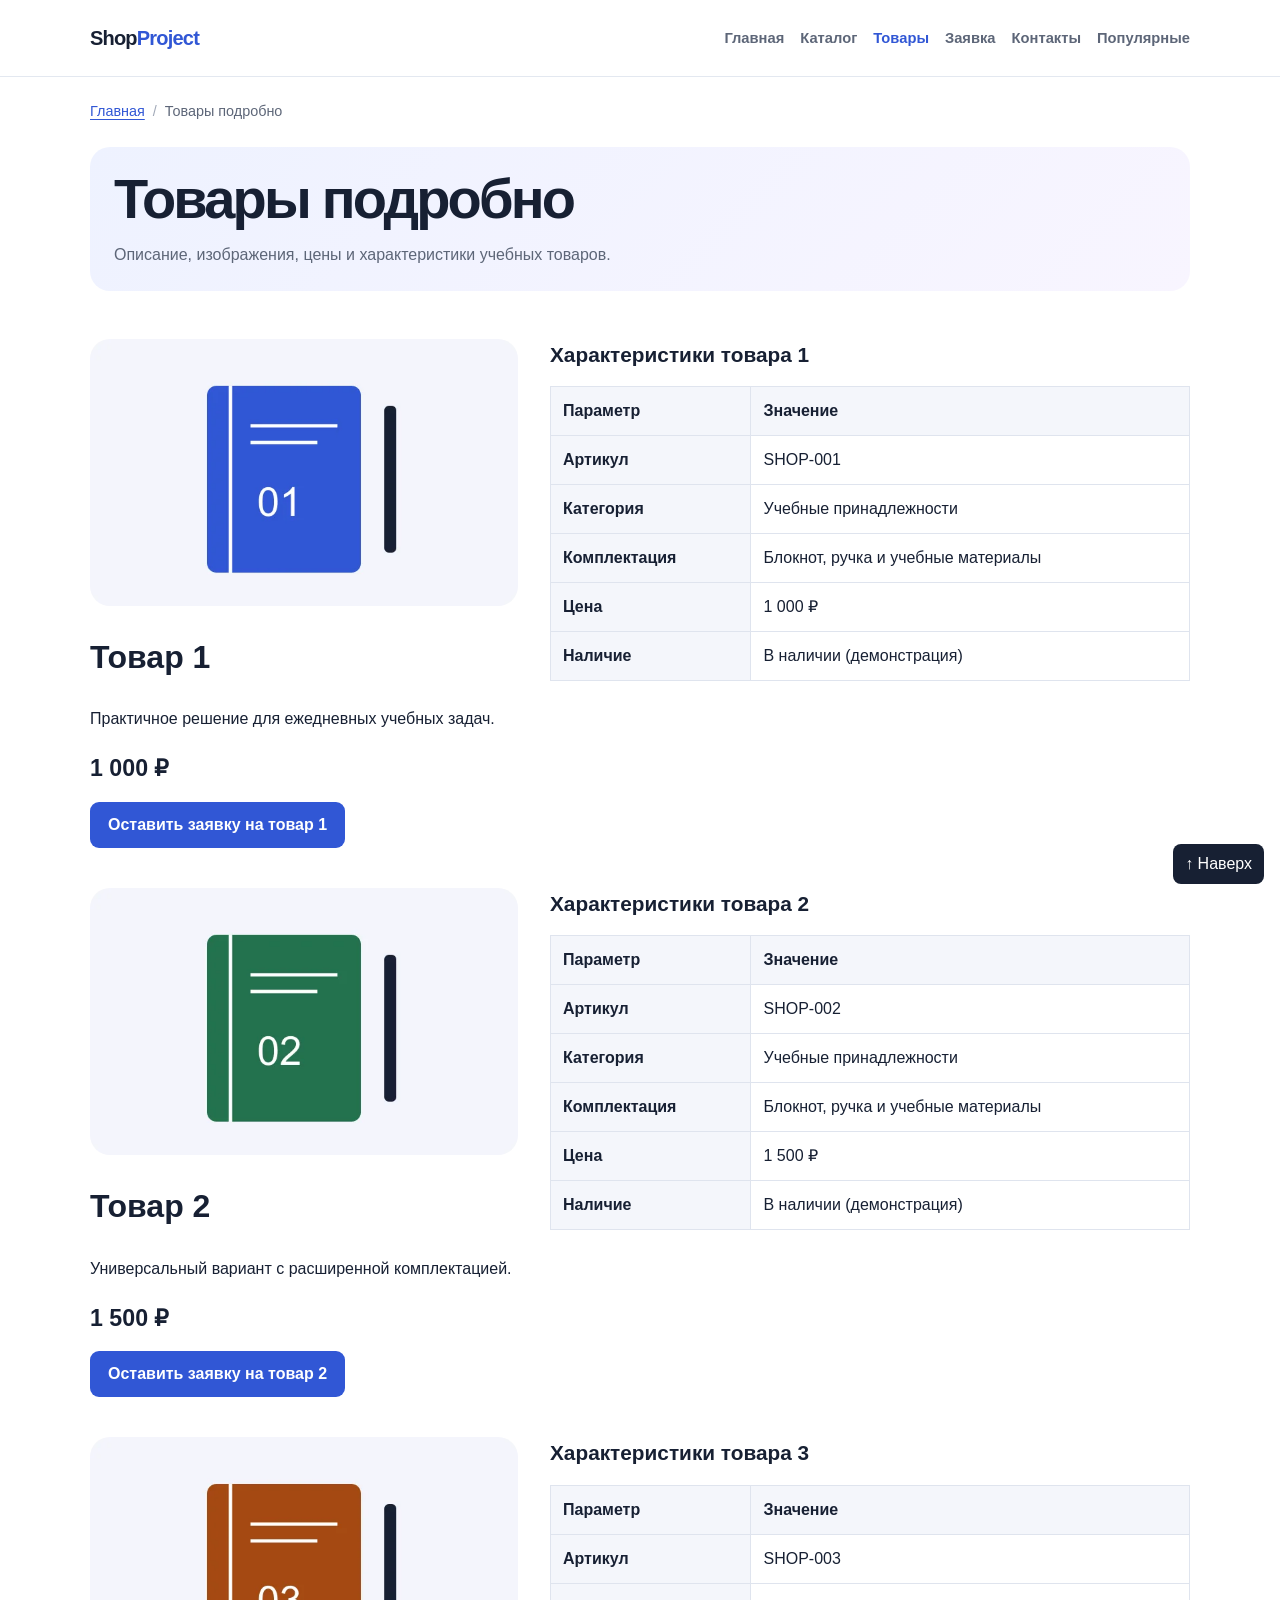
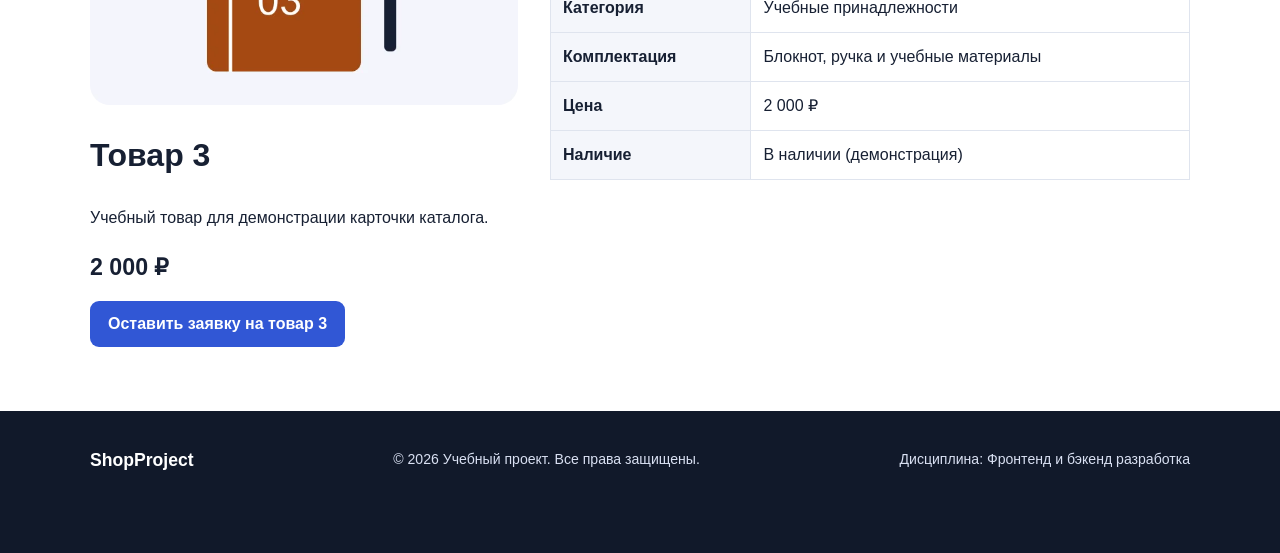
<file: product.html>
<!DOCTYPE html>
<html lang="ru">
  <head>
    <meta charset="UTF-8">
    <meta name="viewport" content="width=device-width, initial-scale=1.0">
    <meta name="description" content="Описание, изображения, цены и характеристики учебных товаров.">
    <title>Товары подробно — ShopProject</title>
    <link rel="stylesheet" href="css/style.css">
    <script src="js/main.js" defer></script>
    <link rel="stylesheet" href="css/responsive.css">
  </head>
  <body id="top">
    <a class="skip-link" href="#main">Перейти к основному содержимому</a>
    <header class="site-header">
      <div class="site-header__inner">
        <a class="site-header__logo" href="index.html" aria-label="ShopProject — главная страница">
        Shop<span class="site-header__accent">Project</span>
        </a>
        <nav class="site-nav" aria-label="Основная навигация">
          <ul class="site-nav__list">
            <li class="site-nav__item">
              <a class="site-nav__link" href="index.html">Главная</a>
            </li>
            <li class="site-nav__item">
              <a class="site-nav__link" href="catalog.html">Каталог</a>
            </li>
            <li class="site-nav__item">
              <a class="site-nav__link site-nav__link--active" href="product.html" aria-current="page">Товары</a>
            </li>
            <li class="site-nav__item">
              <a class="site-nav__link" href="order.html">Заявка</a>
            </li>
            <li class="site-nav__item">
              <a class="site-nav__link" href="contacts.html">Контакты</a>
            </li>
            <li class="site-nav__item">
              <a class="site-nav__link" href="index.html#popular">Популярные</a>
            </li>
          </ul>
        </nav>
      </div>
    </header>
    <main id="main" tabindex="-1">
      <nav class="breadcrumbs" aria-label="Хлебные крошки">
        <ol class="breadcrumbs__list">
          <li class="breadcrumbs__item">
            <a class="breadcrumbs__link" href="index.html">Главная</a>
          </li>
          <li class="breadcrumbs__item" aria-current="page">Товары подробно</li>
        </ol>
      </nav>
      <section class="inner-hero">
        <h1 class="inner-hero__title">Товары подробно</h1>
        <p class="inner-hero__text">Описание, изображения, цены и характеристики учебных товаров.</p>
      </section>
      <article class="section product-detail" id="product-1">
        <div>
          <img class="product-detail__image" src="images/product-1-640.webp" width="640" height="400" alt="Учебный товар 1: набор блокнотов" srcset="images/product-1-320.webp 320w, images/product-1-640.webp 640w, images/product-1-960.webp 960w" sizes="(min-width: 1200px) 428px, (min-width: 768px) calc(100vw - 63px), calc(100vw - 47px)" loading="lazy">
          <h2 class="product-detail__title">Товар 1</h2>
          <p>Практичное решение для ежедневных учебных задач.</p>
          <p class="product-card__price">1 000 ₽</p>
          <a class="button" href="order.html?product=1">Оставить заявку на товар 1</a>
        </div>
        <div class="table-wrapper" tabindex="0" role="region" aria-label="Характеристики товара 1">
          <table class="product-table">
            <caption>Характеристики товара 1</caption>
            <thead>
              <tr>
                <th scope="col">Параметр</th>
                <th scope="col">Значение</th>
              </tr>
            </thead>
            <tbody>
              <tr>
                <th scope="row">Артикул</th>
                <td>SHOP-001</td>
              </tr>
              <tr>
                <th scope="row">Категория</th>
                <td>Учебные принадлежности</td>
              </tr>
              <tr>
                <th scope="row">Комплектация</th>
                <td>Блокнот, ручка и учебные материалы</td>
              </tr>
              <tr>
                <th scope="row">Цена</th>
                <td>1 000 ₽</td>
              </tr>
              <tr>
                <th scope="row">Наличие</th>
                <td>В наличии (демонстрация)</td>
              </tr>
            </tbody>
          </table>
        </div>
      </article>
      <article class="section product-detail" id="product-2">
        <div>
          <img class="product-detail__image" src="images/product-2-640.webp" width="640" height="400" alt="Учебный товар 2: набор блокнотов" srcset="images/product-2-320.webp 320w, images/product-2-640.webp 640w, images/product-2-960.webp 960w" sizes="(min-width: 1200px) 428px, (min-width: 768px) calc(100vw - 63px), calc(100vw - 47px)" loading="lazy">
          <h2 class="product-detail__title">Товар 2</h2>
          <p>Универсальный вариант с расширенной комплектацией.</p>
          <p class="product-card__price">1 500 ₽</p>
          <a class="button" href="order.html?product=2">Оставить заявку на товар 2</a>
        </div>
        <div class="table-wrapper" tabindex="0" role="region" aria-label="Характеристики товара 2">
          <table class="product-table">
            <caption>Характеристики товара 2</caption>
            <thead>
              <tr>
                <th scope="col">Параметр</th>
                <th scope="col">Значение</th>
              </tr>
            </thead>
            <tbody>
              <tr>
                <th scope="row">Артикул</th>
                <td>SHOP-002</td>
              </tr>
              <tr>
                <th scope="row">Категория</th>
                <td>Учебные принадлежности</td>
              </tr>
              <tr>
                <th scope="row">Комплектация</th>
                <td>Блокнот, ручка и учебные материалы</td>
              </tr>
              <tr>
                <th scope="row">Цена</th>
                <td>1 500 ₽</td>
              </tr>
              <tr>
                <th scope="row">Наличие</th>
                <td>В наличии (демонстрация)</td>
              </tr>
            </tbody>
          </table>
        </div>
      </article>
      <article class="section product-detail" id="product-3">
        <div>
          <img class="product-detail__image" src="images/product-3-640.webp" width="640" height="400" alt="Учебный товар 3: набор блокнотов" srcset="images/product-3-320.webp 320w, images/product-3-640.webp 640w, images/product-3-960.webp 960w" sizes="(min-width: 1200px) 428px, (min-width: 768px) calc(100vw - 63px), calc(100vw - 47px)" loading="lazy">
          <h2 class="product-detail__title">Товар 3</h2>
          <p>Учебный товар для демонстрации карточки каталога.</p>
          <p class="product-card__price">2 000 ₽</p>
          <a class="button" href="order.html?product=3">Оставить заявку на товар 3</a>
        </div>
        <div class="table-wrapper" tabindex="0" role="region" aria-label="Характеристики товара 3">
          <table class="product-table">
            <caption>Характеристики товара 3</caption>
            <thead>
              <tr>
                <th scope="col">Параметр</th>
                <th scope="col">Значение</th>
              </tr>
            </thead>
            <tbody>
              <tr>
                <th scope="row">Артикул</th>
                <td>SHOP-003</td>
              </tr>
              <tr>
                <th scope="row">Категория</th>
                <td>Учебные принадлежности</td>
              </tr>
              <tr>
                <th scope="row">Комплектация</th>
                <td>Блокнот, ручка и учебные материалы</td>
              </tr>
              <tr>
                <th scope="row">Цена</th>
                <td>2 000 ₽</td>
              </tr>
              <tr>
                <th scope="row">Наличие</th>
                <td>В наличии (демонстрация)</td>
              </tr>
            </tbody>
          </table>
        </div>
      </article>
    </main>
    <footer id="contacts" class="site-footer">
      <div class="site-footer__inner">
        <p class="site-footer__text">
          <strong class="site-footer__brand">ShopProject</strong>
        </p>
        <p class="site-footer__text">© 2026 Учебный проект. Все права защищены.</p>
        <p class="site-footer__text">Дисциплина: Фронтенд и бэкенд разработка</p>
      </div>
    </footer>
    <a class="back-to-top" href="#top" aria-label="Вернуться наверх">↑ Наверх</a>
  </body>
</html>
</file>
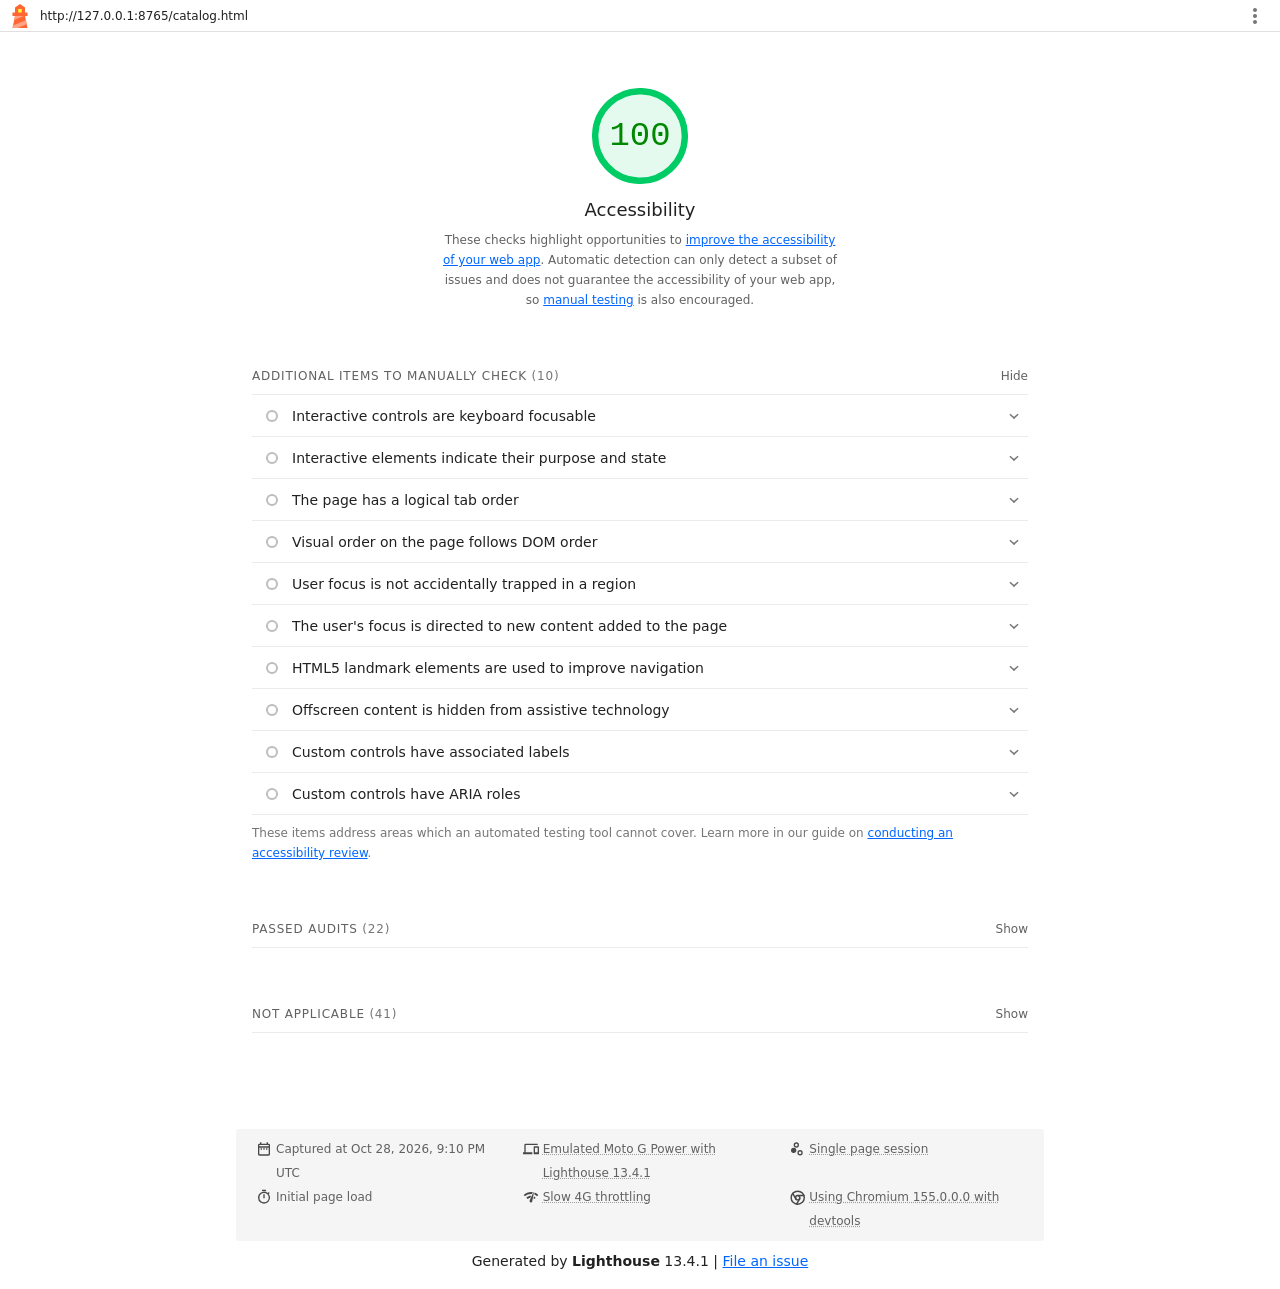
<file: lighthouse/catalog-accessibility.html>
<!--
@license
Copyright 2018 Google LLC
SPDX-License-Identifier: Apache-2.0
-->
<!doctype html>
<html lang="en">
<head>
  <meta charset="utf-8">
  <meta name="viewport" content="width=device-width, initial-scale=1, minimum-scale=1">
  <link rel="icon" href='data:image/svg+xml;utf8,<svg fill="none" xmlns="http://www.w3.org/2000/svg" viewBox="0 0 48 48"><path d="m14 7 10-7 10 7v10h5v7h-5l5 24H9l5-24H9v-7h5V7Z" fill="%23F63"/><path d="M31.561 24H14l-1.689 8.105L31.561 24ZM18.983 48H9l1.022-4.907L35.723 32.27l1.663 7.98L18.983 48Z" fill="%23FFA385"/><path fill="%23FF3" d="M20.5 10h7v7h-7z"/></svg>'>
  <title>Lighthouse Report</title>
  <style>body {margin: 0}</style>
</head>
<body>
  <noscript>Lighthouse report requires JavaScript. Please enable.</noscript>

  <div id="lh-log"></div>

  <script>window.__LIGHTHOUSE_JSON__ = {"lighthouseVersion":"13.4.1","requestedUrl":"http://127.0.0.1:8765/catalog.html","mainDocumentUrl":"http://127.0.0.1:8765/catalog.html","finalDisplayedUrl":"http://127.0.0.1:8765/catalog.html","finalUrl":"http://127.0.0.1:8765/catalog.html","fetchTime":"2026-10-28T21:10:56.485Z","gatherMode":"navigation","runWarnings":[],"userAgent":"Mozilla/5.0 (Macintosh; Intel Mac OS X 10_15_7) AppleWebKit/537.36 (KHTML, like Gecko) Chrome/155.0.0.0 Safari/537.36","environment":{"networkUserAgent":"Mozilla/5.0 (Linux; Android 11; moto g power (2022)) AppleWebKit/537.36 (KHTML, like Gecko) Chrome/155.0.0.0 Mobile Safari/537.36","hostUserAgent":"Mozilla/5.0 (Macintosh; Intel Mac OS X 10_15_7) AppleWebKit/537.36 (KHTML, like Gecko) Chrome/155.0.0.0 Safari/537.36","benchmarkIndex":4077,"credits":{"axe-core":"4.12.1"}},"audits":{"accesskeys":{"id":"accesskeys","title":"`[accesskey]` values are unique","description":"Access keys let users quickly focus a part of the page. For proper navigation, each access key must be unique. [Learn more about access keys](https://dequeuniversity.com/rules/axe/4.12/accesskeys).","score":null,"scoreDisplayMode":"notApplicable"},"aria-allowed-attr":{"id":"aria-allowed-attr","title":"`[aria-*]` attributes match their roles","description":"Each ARIA `role` supports a specific subset of `aria-*` attributes. Mismatching these invalidates the `aria-*` attributes. [Learn how to match ARIA attributes to their roles](https://dequeuniversity.com/rules/axe/4.12/aria-allowed-attr).","score":1,"scoreDisplayMode":"binary","details":{"type":"table","headings":[{"key":"node","valueType":"node","subItemsHeading":{"key":"relatedNode","valueType":"node"},"label":"Failing Elements"}],"items":[]}},"aria-allowed-role":{"id":"aria-allowed-role","title":"Uses ARIA roles only on compatible elements","description":"Many HTML elements can only be assigned certain ARIA roles. Using ARIA roles where they are not allowed can interfere with the accessibility of the web page. [Learn more about ARIA roles](https://dequeuniversity.com/rules/axe/4.12/aria-allowed-role).","score":null,"scoreDisplayMode":"notApplicable"},"aria-command-name":{"id":"aria-command-name","title":"`button`, `link`, and `menuitem` elements have accessible names","description":"When an element doesn't have an accessible name, screen readers announce it with a generic name, making it unusable for users who rely on screen readers. [Learn how to make command elements more accessible](https://dequeuniversity.com/rules/axe/4.12/aria-command-name).","score":null,"scoreDisplayMode":"notApplicable"},"aria-conditional-attr":{"id":"aria-conditional-attr","title":"ARIA attributes are used as specified for the element's role","description":"Some ARIA attributes are only allowed on an element under certain conditions. [Learn more about conditional ARIA attributes](https://dequeuniversity.com/rules/axe/4.12/aria-conditional-attr).","score":1,"scoreDisplayMode":"binary","details":{"type":"table","headings":[{"key":"node","valueType":"node","subItemsHeading":{"key":"relatedNode","valueType":"node"},"label":"Failing Elements"}],"items":[]}},"aria-deprecated-role":{"id":"aria-deprecated-role","title":"Deprecated ARIA roles were not used","description":"Deprecated ARIA roles may not be processed correctly by assistive technology. [Learn more about deprecated ARIA roles](https://dequeuniversity.com/rules/axe/4.12/aria-deprecated-role).","score":null,"scoreDisplayMode":"notApplicable"},"aria-dialog-name":{"id":"aria-dialog-name","title":"Elements with `role=\"dialog\"` or `role=\"alertdialog\"` have accessible names.","description":"ARIA dialog elements without accessible names may prevent screen readers users from discerning the purpose of these elements. [Learn how to make ARIA dialog elements more accessible](https://dequeuniversity.com/rules/axe/4.12/aria-dialog-name).","score":null,"scoreDisplayMode":"notApplicable"},"aria-hidden-body":{"id":"aria-hidden-body","title":"`[aria-hidden=\"true\"]` is not present on the document `\u003cbody>`","description":"Assistive technologies, like screen readers, work inconsistently when `aria-hidden=\"true\"` is set on the document `\u003cbody>`. [Learn how `aria-hidden` affects the document body](https://dequeuniversity.com/rules/axe/4.12/aria-hidden-body).","score":1,"scoreDisplayMode":"binary","details":{"type":"table","headings":[{"key":"node","valueType":"node","subItemsHeading":{"key":"relatedNode","valueType":"node"},"label":"Failing Elements"}],"items":[]}},"aria-hidden-focus":{"id":"aria-hidden-focus","title":"`[aria-hidden=\"true\"]` elements do not contain focusable descendents","description":"Focusable descendents within an `[aria-hidden=\"true\"]` element prevent those interactive elements from being available to users of assistive technologies like screen readers. [Learn how `aria-hidden` affects focusable elements](https://dequeuniversity.com/rules/axe/4.12/aria-hidden-focus).","score":null,"scoreDisplayMode":"notApplicable"},"aria-input-field-name":{"id":"aria-input-field-name","title":"ARIA input fields have accessible names","description":"When an input field doesn't have an accessible name, screen readers announce it with a generic name, making it unusable for users who rely on screen readers. [Learn more about input field labels](https://dequeuniversity.com/rules/axe/4.12/aria-input-field-name).","score":null,"scoreDisplayMode":"notApplicable"},"aria-meter-name":{"id":"aria-meter-name","title":"ARIA `meter` elements have accessible names","description":"When a meter element doesn't have an accessible name, screen readers announce it with a generic name, making it unusable for users who rely on screen readers. [Learn how to name `meter` elements](https://dequeuniversity.com/rules/axe/4.12/aria-meter-name).","score":null,"scoreDisplayMode":"notApplicable"},"aria-progressbar-name":{"id":"aria-progressbar-name","title":"ARIA `progressbar` elements have accessible names","description":"When a `progressbar` element doesn't have an accessible name, screen readers announce it with a generic name, making it unusable for users who rely on screen readers. [Learn how to label `progressbar` elements](https://dequeuniversity.com/rules/axe/4.12/aria-progressbar-name).","score":null,"scoreDisplayMode":"notApplicable"},"aria-prohibited-attr":{"id":"aria-prohibited-attr","title":"Elements use only permitted ARIA attributes","description":"Using ARIA attributes in roles where they are prohibited can mean that important information is not communicated to users of assistive technologies. [Learn more about prohibited ARIA roles](https://dequeuniversity.com/rules/axe/4.12/aria-prohibited-attr).","score":1,"scoreDisplayMode":"binary","details":{"type":"table","headings":[{"key":"node","valueType":"node","subItemsHeading":{"key":"relatedNode","valueType":"node"},"label":"Failing Elements"}],"items":[]}},"aria-required-attr":{"id":"aria-required-attr","title":"`[role]`s have all required `[aria-*]` attributes","description":"Some ARIA roles have required attributes that describe the state of the element to screen readers. [Learn more about roles and required attributes](https://dequeuniversity.com/rules/axe/4.12/aria-required-attr).","score":null,"scoreDisplayMode":"notApplicable"},"aria-required-children":{"id":"aria-required-children","title":"Elements with an ARIA `[role]` that require children to contain a specific `[role]` have all required children.","description":"Some ARIA parent roles must contain specific child roles to perform their intended accessibility functions. [Learn more about roles and required children elements](https://dequeuniversity.com/rules/axe/4.12/aria-required-children).","score":null,"scoreDisplayMode":"notApplicable"},"aria-required-parent":{"id":"aria-required-parent","title":"`[role]`s are contained by their required parent element","description":"Some ARIA child roles must be contained by specific parent roles to properly perform their intended accessibility functions. [Learn more about ARIA roles and required parent element](https://dequeuniversity.com/rules/axe/4.12/aria-required-parent).","score":null,"scoreDisplayMode":"notApplicable"},"aria-roles":{"id":"aria-roles","title":"`[role]` values are valid","description":"ARIA roles must have valid values in order to perform their intended accessibility functions. [Learn more about valid ARIA roles](https://dequeuniversity.com/rules/axe/4.12/aria-roles).","score":null,"scoreDisplayMode":"notApplicable"},"aria-text":{"id":"aria-text","title":"Elements with the `role=text` attribute do not have focusable descendents.","description":"Adding `role=text` around a text node split by markup enables VoiceOver to treat it as one phrase, but the element's focusable descendents will not be announced. [Learn more about the `role=text` attribute](https://dequeuniversity.com/rules/axe/4.12/aria-text).","score":null,"scoreDisplayMode":"notApplicable"},"aria-toggle-field-name":{"id":"aria-toggle-field-name","title":"ARIA toggle fields have accessible names","description":"When a toggle field doesn't have an accessible name, screen readers announce it with a generic name, making it unusable for users who rely on screen readers. [Learn more about toggle fields](https://dequeuniversity.com/rules/axe/4.12/aria-toggle-field-name).","score":null,"scoreDisplayMode":"notApplicable"},"aria-tooltip-name":{"id":"aria-tooltip-name","title":"ARIA `tooltip` elements have accessible names","description":"When a tooltip element doesn't have an accessible name, screen readers announce it with a generic name, making it unusable for users who rely on screen readers. [Learn how to name `tooltip` elements](https://dequeuniversity.com/rules/axe/4.12/aria-tooltip-name).","score":null,"scoreDisplayMode":"notApplicable"},"aria-treeitem-name":{"id":"aria-treeitem-name","title":"ARIA `treeitem` elements have accessible names","description":"When a `treeitem` element doesn't have an accessible name, screen readers announce it with a generic name, making it unusable for users who rely on screen readers. [Learn more about labeling `treeitem` elements](https://dequeuniversity.com/rules/axe/4.12/aria-treeitem-name).","score":null,"scoreDisplayMode":"notApplicable"},"aria-valid-attr-value":{"id":"aria-valid-attr-value","title":"`[aria-*]` attributes have valid values","description":"Assistive technologies, like screen readers, can't interpret ARIA attributes with invalid values. [Learn more about valid values for ARIA attributes](https://dequeuniversity.com/rules/axe/4.12/aria-valid-attr-value).","score":1,"scoreDisplayMode":"binary","details":{"type":"table","headings":[{"key":"node","valueType":"node","subItemsHeading":{"key":"relatedNode","valueType":"node"},"label":"Failing Elements"}],"items":[]}},"aria-valid-attr":{"id":"aria-valid-attr","title":"`[aria-*]` attributes are valid and not misspelled","description":"Assistive technologies, like screen readers, can't interpret ARIA attributes with invalid names. [Learn more about valid ARIA attributes](https://dequeuniversity.com/rules/axe/4.12/aria-valid-attr).","score":1,"scoreDisplayMode":"binary","details":{"type":"table","headings":[{"key":"node","valueType":"node","subItemsHeading":{"key":"relatedNode","valueType":"node"},"label":"Failing Elements"}],"items":[]}},"button-name":{"id":"button-name","title":"Buttons have an accessible name","description":"When a button doesn't have an accessible name, screen readers announce it as \"button\", making it unusable for users who rely on screen readers. [Learn how to make buttons more accessible](https://dequeuniversity.com/rules/axe/4.12/button-name).","score":1,"scoreDisplayMode":"binary","details":{"type":"table","headings":[{"key":"node","valueType":"node","subItemsHeading":{"key":"relatedNode","valueType":"node"},"label":"Failing Elements"}],"items":[]}},"bypass":{"id":"bypass","title":"The page contains a heading, skip link, or landmark region","description":"Adding ways to bypass repetitive content lets keyboard users navigate the page more efficiently. [Learn more about bypass blocks](https://dequeuniversity.com/rules/axe/4.12/bypass).","score":null,"scoreDisplayMode":"notApplicable"},"color-contrast":{"id":"color-contrast","title":"Background and foreground colors have a sufficient contrast ratio","description":"Low-contrast text is difficult or impossible for many users to read. [Learn how to provide sufficient color contrast](https://dequeuniversity.com/rules/axe/4.12/color-contrast).","score":1,"scoreDisplayMode":"binary","details":{"type":"table","headings":[{"key":"node","valueType":"node","subItemsHeading":{"key":"relatedNode","valueType":"node"},"label":"Failing Elements"}],"items":[]}},"definition-list":{"id":"definition-list","title":"`\u003cdl>`'s contain only properly-ordered `\u003cdt>` and `\u003cdd>` groups, `\u003cscript>`, `\u003ctemplate>` or `\u003cdiv>` elements.","description":"When definition lists are not properly marked up, screen readers may produce confusing or inaccurate output. [Learn how to structure definition lists correctly](https://dequeuniversity.com/rules/axe/4.12/definition-list).","score":null,"scoreDisplayMode":"notApplicable"},"dlitem":{"id":"dlitem","title":"Definition list items are wrapped in `\u003cdl>` elements","description":"Definition list items (`\u003cdt>` and `\u003cdd>`) must be wrapped in a parent `\u003cdl>` element to ensure that screen readers can properly announce them. [Learn how to structure definition lists correctly](https://dequeuniversity.com/rules/axe/4.12/dlitem).","score":null,"scoreDisplayMode":"notApplicable"},"document-title":{"id":"document-title","title":"Document has a `\u003ctitle>` element","description":"The title gives screen reader users an overview of the page, and search engine users rely on it heavily to determine if a page is relevant to their search. [Learn more about document titles](https://dequeuniversity.com/rules/axe/4.12/document-title).","score":1,"scoreDisplayMode":"binary","details":{"type":"table","headings":[{"key":"node","valueType":"node","subItemsHeading":{"key":"relatedNode","valueType":"node"},"label":"Failing Elements"}],"items":[]}},"duplicate-id-aria":{"id":"duplicate-id-aria","title":"ARIA IDs are unique","description":"The value of an ARIA ID must be unique to prevent other instances from being overlooked by assistive technologies. [Learn how to fix duplicate ARIA IDs](https://dequeuniversity.com/rules/axe/4.12/duplicate-id-aria).","score":null,"scoreDisplayMode":"notApplicable"},"empty-heading":{"id":"empty-heading","title":"All heading elements contain content.","description":"A heading with no content or inaccessible text prevent screen reader users from accessing information on the page's structure. [Learn more about headings](https://dequeuniversity.com/rules/axe/4.12/empty-heading).","score":null,"scoreDisplayMode":"notApplicable"},"form-field-multiple-labels":{"id":"form-field-multiple-labels","title":"No form fields have multiple labels","description":"Form fields with multiple labels can be confusingly announced by assistive technologies like screen readers which use either the first, the last, or all of the labels. [Learn how to use form labels](https://dequeuniversity.com/rules/axe/4.12/form-field-multiple-labels).","score":null,"scoreDisplayMode":"notApplicable"},"frame-title":{"id":"frame-title","title":"`\u003cframe>` or `\u003ciframe>` elements have a title","description":"Screen reader users rely on frame titles to describe the contents of frames. [Learn more about frame titles](https://dequeuniversity.com/rules/axe/4.12/frame-title).","score":null,"scoreDisplayMode":"notApplicable"},"heading-order":{"id":"heading-order","title":"Heading elements appear in a sequentially-descending order","description":"Properly ordered headings that do not skip levels convey the semantic structure of the page, making it easier to navigate and understand when using assistive technologies. [Learn more about heading order](https://dequeuniversity.com/rules/axe/4.12/heading-order).","score":1,"scoreDisplayMode":"binary","details":{"type":"table","headings":[{"key":"node","valueType":"node","subItemsHeading":{"key":"relatedNode","valueType":"node"},"label":"Failing Elements"}],"items":[]}},"html-has-lang":{"id":"html-has-lang","title":"`\u003chtml>` element has a `[lang]` attribute","description":"If a page doesn't specify a `lang` attribute, a screen reader assumes that the page is in the default language that the user chose when setting up the screen reader. If the page isn't actually in the default language, then the screen reader might not announce the page's text correctly. [Learn more about the `lang` attribute](https://dequeuniversity.com/rules/axe/4.12/html-has-lang).","score":1,"scoreDisplayMode":"binary","details":{"type":"table","headings":[{"key":"node","valueType":"node","subItemsHeading":{"key":"relatedNode","valueType":"node"},"label":"Failing Elements"}],"items":[]}},"html-lang-valid":{"id":"html-lang-valid","title":"`\u003chtml>` element has a valid value for its `[lang]` attribute","description":"Specifying a valid [BCP 47 language](https://www.w3.org/International/questions/qa-choosing-language-tags#question) helps screen readers announce text properly. [Learn how to use the `lang` attribute](https://dequeuniversity.com/rules/axe/4.12/html-lang-valid).","score":1,"scoreDisplayMode":"binary","details":{"type":"table","headings":[{"key":"node","valueType":"node","subItemsHeading":{"key":"relatedNode","valueType":"node"},"label":"Failing Elements"}],"items":[]}},"html-xml-lang-mismatch":{"id":"html-xml-lang-mismatch","title":"`\u003chtml>` element has an `[xml:lang]` attribute with the same base language as the `[lang]` attribute.","description":"If the webpage does not specify a consistent language, then the screen reader might not announce the page's text correctly. [Learn more about the `lang` attribute](https://dequeuniversity.com/rules/axe/4.12/html-xml-lang-mismatch).","score":null,"scoreDisplayMode":"notApplicable"},"identical-links-same-purpose":{"id":"identical-links-same-purpose","title":"Identical links have the same purpose.","description":"Links with the same destination should have the same description, to help users understand the link's purpose and decide whether to follow it. [Learn more about identical links](https://dequeuniversity.com/rules/axe/4.12/identical-links-same-purpose).","score":null,"scoreDisplayMode":"notApplicable"},"image-alt":{"id":"image-alt","title":"Image elements have `[alt]` attributes","description":"Informative elements should aim for short, descriptive alternate text. Decorative elements can be ignored with an empty alt attribute. [Learn more about the `alt` attribute](https://dequeuniversity.com/rules/axe/4.12/image-alt).","score":1,"scoreDisplayMode":"binary","details":{"type":"table","headings":[{"key":"node","valueType":"node","subItemsHeading":{"key":"relatedNode","valueType":"node"},"label":"Failing Elements"}],"items":[]}},"image-redundant-alt":{"id":"image-redundant-alt","title":"Image elements do not have `[alt]` attributes that are redundant text.","description":"Informative elements should aim for short, descriptive alternative text. Alternative text that is exactly the same as the text adjacent to the link or image is potentially confusing for screen reader users, because the text will be read twice. [Learn more about the `alt` attribute](https://dequeuniversity.com/rules/axe/4.12/image-redundant-alt).","score":null,"scoreDisplayMode":"notApplicable"},"input-button-name":{"id":"input-button-name","title":"Input buttons have discernible text.","description":"Adding discernable and accessible text to input buttons may help screen reader users understand the purpose of the input button. [Learn more about input buttons](https://dequeuniversity.com/rules/axe/4.12/input-button-name).","score":null,"scoreDisplayMode":"notApplicable"},"input-image-alt":{"id":"input-image-alt","title":"`\u003cinput type=\"image\">` elements have `[alt]` text","description":"When an image is being used as an `\u003cinput>` button, providing alternative text can help screen reader users understand the purpose of the button. [Learn about input image alt text](https://dequeuniversity.com/rules/axe/4.12/input-image-alt).","score":null,"scoreDisplayMode":"notApplicable"},"label-content-name-mismatch":{"id":"label-content-name-mismatch","title":"Elements with visible text labels have matching accessible names.","description":"Visible text labels that do not match the accessible name can result in a confusing experience for screen reader users. [Learn more about accessible names](https://dequeuniversity.com/rules/axe/4.12/label-content-name-mismatch).","score":1,"scoreDisplayMode":"binary","details":{"type":"table","headings":[{"key":"node","valueType":"node","subItemsHeading":{"key":"relatedNode","valueType":"node"},"label":"Failing Elements"}],"items":[]}},"label":{"id":"label","title":"Form elements have associated labels","description":"Labels ensure that form controls are announced properly by assistive technologies, like screen readers. [Learn more about form element labels](https://dequeuniversity.com/rules/axe/4.12/label).","score":1,"scoreDisplayMode":"binary","details":{"type":"table","headings":[{"key":"node","valueType":"node","subItemsHeading":{"key":"relatedNode","valueType":"node"},"label":"Failing Elements"}],"items":[]}},"landmark-one-main":{"id":"landmark-one-main","title":"Document has a main landmark.","description":"One main landmark helps screen reader users navigate a web page. [Learn more about landmarks](https://dequeuniversity.com/rules/axe/4.12/landmark-one-main).","score":1,"scoreDisplayMode":"binary","details":{"type":"table","headings":[{"key":"node","valueType":"node","subItemsHeading":{"key":"relatedNode","valueType":"node"},"label":"Failing Elements"}],"items":[]}},"link-name":{"id":"link-name","title":"Links have a discernible name","description":"Link text (and alternate text for images, when used as links) that is discernible, unique, and focusable improves the navigation experience for screen reader users. [Learn how to make links accessible](https://dequeuniversity.com/rules/axe/4.12/link-name).","score":1,"scoreDisplayMode":"binary","details":{"type":"table","headings":[{"key":"node","valueType":"node","subItemsHeading":{"key":"relatedNode","valueType":"node"},"label":"Failing Elements"}],"items":[]}},"link-in-text-block":{"id":"link-in-text-block","title":"Links are distinguishable without relying on color.","description":"Low-contrast text is difficult or impossible for many users to read. Link text that is discernible improves the experience for users with low vision. [Learn how to make links distinguishable](https://dequeuniversity.com/rules/axe/4.12/link-in-text-block).","score":null,"scoreDisplayMode":"notApplicable"},"list":{"id":"list","title":"Lists contain only `\u003cli>` elements and script supporting elements (`\u003cscript>` and `\u003ctemplate>`).","description":"Screen readers have a specific way of announcing lists. Ensuring proper list structure aids screen reader output. [Learn more about proper list structure](https://dequeuniversity.com/rules/axe/4.12/list).","score":1,"scoreDisplayMode":"binary","details":{"type":"table","headings":[{"key":"node","valueType":"node","subItemsHeading":{"key":"relatedNode","valueType":"node"},"label":"Failing Elements"}],"items":[]}},"listitem":{"id":"listitem","title":"List items (`\u003cli>`) are contained within `\u003cul>`, `\u003col>` or `\u003cmenu>` parent elements","description":"Screen readers require list items (`\u003cli>`) to be contained within a parent `\u003cul>`, `\u003col>` or `\u003cmenu>` to be announced properly. [Learn more about proper list structure](https://dequeuniversity.com/rules/axe/4.12/listitem).","score":1,"scoreDisplayMode":"binary","details":{"type":"table","headings":[{"key":"node","valueType":"node","subItemsHeading":{"key":"relatedNode","valueType":"node"},"label":"Failing Elements"}],"items":[]}},"meta-refresh":{"id":"meta-refresh","title":"The document does not use `\u003cmeta http-equiv=\"refresh\">`","description":"Users do not expect a page to refresh automatically, and doing so will move focus back to the top of the page. This may create a frustrating or confusing experience. [Learn more about the refresh meta tag](https://dequeuniversity.com/rules/axe/4.12/meta-refresh).","score":null,"scoreDisplayMode":"notApplicable"},"meta-viewport":{"id":"meta-viewport","title":"`[user-scalable=\"no\"]` is not used in the `\u003cmeta name=\"viewport\">` element and the `[maximum-scale]` attribute is not less than 5.","description":"Disabling zooming is problematic for users with low vision who rely on screen magnification to properly see the contents of a web page. [Learn more about the viewport meta tag](https://dequeuniversity.com/rules/axe/4.12/meta-viewport).","score":1,"scoreDisplayMode":"binary","details":{"type":"table","headings":[{"key":"node","valueType":"node","subItemsHeading":{"key":"relatedNode","valueType":"node"},"label":"Failing Elements"}],"items":[]}},"object-alt":{"id":"object-alt","title":"`\u003cobject>` elements have alternate text","description":"Screen readers cannot translate non-text content. Adding alternate text to `\u003cobject>` elements helps screen readers convey meaning to users. [Learn more about alt text for `object` elements](https://dequeuniversity.com/rules/axe/4.12/object-alt).","score":null,"scoreDisplayMode":"notApplicable"},"select-name":{"id":"select-name","title":"Select elements have associated label elements.","description":"Form elements without effective labels can create frustrating experiences for screen reader users. [Learn more about the `select` element](https://dequeuniversity.com/rules/axe/4.12/select-name).","score":null,"scoreDisplayMode":"notApplicable"},"skip-link":{"id":"skip-link","title":"Skip links are focusable.","description":"Including a skip link can help users skip to the main content to save time. [Learn more about skip links](https://dequeuniversity.com/rules/axe/4.12/skip-link).","score":1,"scoreDisplayMode":"binary","details":{"type":"table","headings":[{"key":"node","valueType":"node","subItemsHeading":{"key":"relatedNode","valueType":"node"},"label":"Failing Elements"}],"items":[]}},"tabindex":{"id":"tabindex","title":"No element has a `[tabindex]` value greater than 0","description":"A value greater than 0 implies an explicit navigation ordering. Although technically valid, this often creates frustrating experiences for users who rely on assistive technologies. [Learn more about the `tabindex` attribute](https://dequeuniversity.com/rules/axe/4.12/tabindex).","score":1,"scoreDisplayMode":"binary","details":{"type":"table","headings":[{"key":"node","valueType":"node","subItemsHeading":{"key":"relatedNode","valueType":"node"},"label":"Failing Elements"}],"items":[]}},"table-duplicate-name":{"id":"table-duplicate-name","title":"Tables have different content in the summary attribute and `\u003ccaption>`.","description":"The summary attribute should describe the table structure, while `\u003ccaption>` should have the onscreen title. Accurate table mark-up helps users of screen readers. [Learn more about summary and caption](https://dequeuniversity.com/rules/axe/4.12/table-duplicate-name).","score":null,"scoreDisplayMode":"notApplicable"},"table-fake-caption":{"id":"table-fake-caption","title":"Tables use `\u003ccaption>` instead of cells with the `[colspan]` attribute to indicate a caption.","description":"Screen readers have features to make navigating tables easier. Ensuring that tables use the actual caption element instead of cells with the `[colspan]` attribute may improve the experience for screen reader users. [Learn more about captions](https://dequeuniversity.com/rules/axe/4.12/table-fake-caption).","score":null,"scoreDisplayMode":"notApplicable"},"target-size":{"id":"target-size","title":"Touch targets have sufficient size and spacing.","description":"Touch targets with sufficient size and spacing help users who may have difficulty targeting small controls to activate the targets. [Learn more about touch targets](https://dequeuniversity.com/rules/axe/4.12/target-size).","score":1,"scoreDisplayMode":"binary","details":{"type":"table","headings":[{"key":"node","valueType":"node","subItemsHeading":{"key":"relatedNode","valueType":"node"},"label":"Failing Elements"}],"items":[]}},"td-has-header":{"id":"td-has-header","title":"`\u003ctd>` elements in a large `\u003ctable>` have one or more table headers.","description":"Screen readers have features to make navigating tables easier. Ensuring that `\u003ctd>` elements in a large table (3 or more cells in width and height) have an associated table header may improve the experience for screen reader users. [Learn more about table headers](https://dequeuniversity.com/rules/axe/4.12/td-has-header).","score":null,"scoreDisplayMode":"notApplicable"},"td-headers-attr":{"id":"td-headers-attr","title":"Cells in a `\u003ctable>` element that use the `[headers]` attribute refer to table cells within the same table.","description":"Screen readers have features to make navigating tables easier. Ensuring `\u003ctd>` cells using the `[headers]` attribute only refer to other cells in the same table may improve the experience for screen reader users. [Learn more about the `headers` attribute](https://dequeuniversity.com/rules/axe/4.12/td-headers-attr).","score":null,"scoreDisplayMode":"notApplicable"},"th-has-data-cells":{"id":"th-has-data-cells","title":"`\u003cth>` elements and elements with `[role=\"columnheader\"/\"rowheader\"]` have data cells they describe.","description":"Screen readers have features to make navigating tables easier. Ensuring table headers always refer to some set of cells may improve the experience for screen reader users. [Learn more about table headers](https://dequeuniversity.com/rules/axe/4.12/th-has-data-cells).","score":null,"scoreDisplayMode":"notApplicable"},"valid-lang":{"id":"valid-lang","title":"`[lang]` attributes have a valid value","description":"Specifying a valid [BCP 47 language](https://www.w3.org/International/questions/qa-choosing-language-tags#question) on elements helps ensure that text is pronounced correctly by a screen reader. [Learn how to use the `lang` attribute](https://dequeuniversity.com/rules/axe/4.12/valid-lang).","score":null,"scoreDisplayMode":"notApplicable"},"video-caption":{"id":"video-caption","title":"`\u003cvideo>` elements contain a `\u003ctrack>` element with `[kind=\"captions\"]`","description":"When a video provides a caption it is easier for deaf and hearing impaired users to access its information. [Learn more about video captions](https://dequeuniversity.com/rules/axe/4.12/video-caption).","score":null,"scoreDisplayMode":"notApplicable"},"custom-controls-labels":{"id":"custom-controls-labels","title":"Custom controls have associated labels","description":"Custom interactive controls have associated labels, provided by aria-label or aria-labelledby. [Learn more about custom controls and labels](https://developer.chrome.com/docs/lighthouse/accessibility/custom-controls-labels/).","score":null,"scoreDisplayMode":"manual"},"custom-controls-roles":{"id":"custom-controls-roles","title":"Custom controls have ARIA roles","description":"Custom interactive controls have appropriate ARIA roles. [Learn how to add roles to custom controls](https://developer.chrome.com/docs/lighthouse/accessibility/custom-control-roles/).","score":null,"scoreDisplayMode":"manual"},"focus-traps":{"id":"focus-traps","title":"User focus is not accidentally trapped in a region","description":"A user can tab into and out of any control or region without accidentally trapping their focus. [Learn how to avoid focus traps](https://developer.chrome.com/docs/lighthouse/accessibility/focus-traps/).","score":null,"scoreDisplayMode":"manual"},"focusable-controls":{"id":"focusable-controls","title":"Interactive controls are keyboard focusable","description":"Custom interactive controls are keyboard focusable and display a focus indicator. [Learn how to make custom controls focusable](https://developer.chrome.com/docs/lighthouse/accessibility/focusable-controls/).","score":null,"scoreDisplayMode":"manual"},"interactive-element-affordance":{"id":"interactive-element-affordance","title":"Interactive elements indicate their purpose and state","description":"Interactive elements, such as links and buttons, should indicate their state and be distinguishable from non-interactive elements. [Learn how to decorate interactive elements with affordance hints](https://developer.chrome.com/docs/lighthouse/accessibility/interactive-element-affordance/).","score":null,"scoreDisplayMode":"manual"},"logical-tab-order":{"id":"logical-tab-order","title":"The page has a logical tab order","description":"Tabbing through the page follows the visual layout. Users cannot focus elements that are offscreen. [Learn more about logical tab ordering](https://developer.chrome.com/docs/lighthouse/accessibility/logical-tab-order/).","score":null,"scoreDisplayMode":"manual"},"managed-focus":{"id":"managed-focus","title":"The user's focus is directed to new content added to the page","description":"If new content, such as a dialog, is added to the page, the user's focus is directed to it. [Learn how to direct focus to new content](https://developer.chrome.com/docs/lighthouse/accessibility/managed-focus/).","score":null,"scoreDisplayMode":"manual"},"offscreen-content-hidden":{"id":"offscreen-content-hidden","title":"Offscreen content is hidden from assistive technology","description":"Offscreen content is hidden with display: none or aria-hidden=true. [Learn how to properly hide offscreen content](https://developer.chrome.com/docs/lighthouse/accessibility/offscreen-content-hidden/).","score":null,"scoreDisplayMode":"manual"},"use-landmarks":{"id":"use-landmarks","title":"HTML5 landmark elements are used to improve navigation","description":"Landmark elements (`\u003cmain>`, `\u003cnav>`, etc.) are used to improve the keyboard navigation of the page for assistive technology. [Learn more about landmark elements](https://developer.chrome.com/docs/lighthouse/accessibility/use-landmarks/).","score":null,"scoreDisplayMode":"manual"},"visual-order-follows-dom":{"id":"visual-order-follows-dom","title":"Visual order on the page follows DOM order","description":"DOM order matches the visual order, improving navigation for assistive technology. [Learn more about DOM and visual ordering](https://developer.chrome.com/docs/lighthouse/accessibility/visual-order-follows-dom/).","score":null,"scoreDisplayMode":"manual"},"autocomplete-valid":{"id":"autocomplete-valid","title":"`autocomplete` attributes are used correctly","description":"The `autocomplete` attribute values must be valid and correctly applied for screen readers to function correctly. [Learn more about valid autocomplete values](https://dequeuniversity.com/rules/axe/4.12/autocomplete-valid).","score":null,"scoreDisplayMode":"notApplicable"},"presentation-role-conflict":{"id":"presentation-role-conflict","title":"Elements with `role=\"none\"` or `role=\"presentation\"` do not have conflicts","description":"There are certain cases where the semantic role of an element with `role=\"none\"` or `role=\"presentation\"` does not resolve to none or presentation. To ensure the element remains removed from the accessibility tree, you should not add any global ARIA attributes to the element or make it focusable. [Learn more about presentation role conflict](https://dequeuniversity.com/rules/axe/4.12/presentation-role-conflict).","score":null,"scoreDisplayMode":"notApplicable"},"svg-img-alt":{"id":"svg-img-alt","title":"SVG elements with an `img` role have an accessible text alternative","description":"Ensures SVG elements with an `img`, `graphics-document` or `graphics-symbol` role have an accessible text alternative. [Learn more about SVG alt text](https://dequeuniversity.com/rules/axe/4.12/svg-img-alt).","score":null,"scoreDisplayMode":"notApplicable"}},"configSettings":{"output":"json","maxWaitForFcp":30000,"maxWaitForLoad":45000,"pauseAfterFcpMs":1000,"pauseAfterLoadMs":1000,"networkQuietThresholdMs":1000,"cpuQuietThresholdMs":1000,"formFactor":"mobile","throttling":{"rttMs":150,"throughputKbps":1638.4,"requestLatencyMs":562.5,"downloadThroughputKbps":1474.5600000000002,"uploadThroughputKbps":675,"cpuSlowdownMultiplier":4},"throttlingMethod":"simulate","screenEmulation":{"mobile":true,"width":412,"height":823,"deviceScaleFactor":1.75,"disabled":true},"emulatedUserAgent":"Mozilla/5.0 (Linux; Android 11; moto g power (2022)) AppleWebKit/537.36 (KHTML, like Gecko) Chrome/136.0.0.0 Mobile Safari/537.36","auditMode":false,"gatherMode":false,"clearStorageTypes":["file_systems","shader_cache","service_workers","cache_storage"],"disableStorageReset":false,"debugNavigation":false,"channel":"devtools","usePassiveGathering":false,"disableFullPageScreenshot":false,"skipAboutBlank":false,"blankPage":"about:blank","ignoreStatusCode":true,"locale":"en-US","blockedUrlPatterns":null,"additionalTraceCategories":"","extraHeaders":null,"precomputedLanternData":null,"onlyAudits":null,"onlyCategories":["accessibility"],"skipAudits":null},"categories":{"accessibility":{"title":"Accessibility","description":"These checks highlight opportunities to [improve the accessibility of your web app](https://developer.chrome.com/docs/lighthouse/accessibility/). Automatic detection can only detect a subset of issues and does not guarantee the accessibility of your web app, so [manual testing](https://web.dev/articles/how-to-review) is also encouraged.","manualDescription":"These items address areas which an automated testing tool cannot cover. Learn more in our guide on [conducting an accessibility review](https://web.dev/articles/how-to-review).","supportedModes":["navigation","snapshot"],"auditRefs":[{"id":"accesskeys","weight":0,"group":"a11y-navigation"},{"id":"aria-allowed-attr","weight":10,"group":"a11y-aria"},{"id":"aria-command-name","weight":0,"group":"a11y-aria"},{"id":"aria-conditional-attr","weight":7,"group":"a11y-aria"},{"id":"aria-deprecated-role","weight":0,"group":"a11y-aria"},{"id":"aria-dialog-name","weight":0,"group":"a11y-aria"},{"id":"aria-hidden-body","weight":10,"group":"a11y-aria"},{"id":"aria-hidden-focus","weight":0,"group":"a11y-aria"},{"id":"aria-input-field-name","weight":0,"group":"a11y-aria"},{"id":"aria-meter-name","weight":0,"group":"a11y-aria"},{"id":"aria-progressbar-name","weight":0,"group":"a11y-aria"},{"id":"aria-prohibited-attr","weight":7,"group":"a11y-aria"},{"id":"aria-required-attr","weight":0,"group":"a11y-aria"},{"id":"aria-required-children","weight":0,"group":"a11y-aria"},{"id":"aria-required-parent","weight":0,"group":"a11y-aria"},{"id":"aria-roles","weight":0,"group":"a11y-aria"},{"id":"aria-text","weight":0,"group":"a11y-aria"},{"id":"aria-toggle-field-name","weight":0,"group":"a11y-aria"},{"id":"aria-tooltip-name","weight":0,"group":"a11y-aria"},{"id":"aria-treeitem-name","weight":0,"group":"a11y-aria"},{"id":"aria-valid-attr-value","weight":10,"group":"a11y-aria"},{"id":"aria-valid-attr","weight":10,"group":"a11y-aria"},{"id":"button-name","weight":10,"group":"a11y-names-labels"},{"id":"bypass","weight":0,"group":"a11y-navigation"},{"id":"color-contrast","weight":7,"group":"a11y-color-contrast"},{"id":"definition-list","weight":0,"group":"a11y-tables-lists"},{"id":"dlitem","weight":0,"group":"a11y-tables-lists"},{"id":"document-title","weight":7,"group":"a11y-names-labels"},{"id":"duplicate-id-aria","weight":0,"group":"a11y-aria"},{"id":"form-field-multiple-labels","weight":0,"group":"a11y-names-labels"},{"id":"frame-title","weight":0,"group":"a11y-names-labels"},{"id":"heading-order","weight":3,"group":"a11y-navigation"},{"id":"html-has-lang","weight":7,"group":"a11y-language"},{"id":"html-lang-valid","weight":7,"group":"a11y-language"},{"id":"html-xml-lang-mismatch","weight":0,"group":"a11y-language"},{"id":"image-alt","weight":10,"group":"a11y-names-labels"},{"id":"input-button-name","weight":0,"group":"a11y-names-labels"},{"id":"input-image-alt","weight":0,"group":"a11y-names-labels"},{"id":"label","weight":10,"group":"a11y-names-labels"},{"id":"link-in-text-block","weight":0,"group":"a11y-color-contrast"},{"id":"link-name","weight":7,"group":"a11y-names-labels"},{"id":"list","weight":7,"group":"a11y-tables-lists"},{"id":"listitem","weight":7,"group":"a11y-tables-lists"},{"id":"meta-refresh","weight":0,"group":"a11y-best-practices"},{"id":"meta-viewport","weight":10,"group":"a11y-best-practices"},{"id":"object-alt","weight":0,"group":"a11y-names-labels"},{"id":"select-name","weight":0,"group":"a11y-names-labels"},{"id":"skip-link","weight":3,"group":"a11y-names-labels"},{"id":"tabindex","weight":7,"group":"a11y-navigation"},{"id":"target-size","weight":7,"group":"a11y-best-practices"},{"id":"td-headers-attr","weight":0,"group":"a11y-tables-lists"},{"id":"th-has-data-cells","weight":0,"group":"a11y-tables-lists"},{"id":"valid-lang","weight":0,"group":"a11y-language"},{"id":"video-caption","weight":0,"group":"a11y-audio-video"},{"id":"landmark-one-main","weight":3,"group":"a11y-best-practices"},{"id":"autocomplete-valid","weight":0,"group":"a11y-best-practices"},{"id":"presentation-role-conflict","weight":0,"group":"a11y-best-practices"},{"id":"svg-img-alt","weight":0,"group":"a11y-best-practices"},{"id":"focusable-controls","weight":0},{"id":"interactive-element-affordance","weight":0},{"id":"logical-tab-order","weight":0},{"id":"visual-order-follows-dom","weight":0},{"id":"focus-traps","weight":0},{"id":"managed-focus","weight":0},{"id":"use-landmarks","weight":0},{"id":"offscreen-content-hidden","weight":0},{"id":"custom-controls-labels","weight":0},{"id":"custom-controls-roles","weight":0},{"id":"table-duplicate-name","weight":0,"group":"a11y-best-practices"},{"id":"empty-heading","weight":0,"group":"a11y-best-practices"},{"id":"aria-allowed-role","weight":0,"group":"a11y-best-practices"},{"id":"image-redundant-alt","weight":0,"group":"a11y-names-labels"},{"id":"identical-links-same-purpose","weight":0,"group":"a11y-best-practices"},{"id":"label-content-name-mismatch","weight":0,"group":"hidden"},{"id":"table-fake-caption","weight":0,"group":"hidden"},{"id":"td-has-header","weight":0,"group":"hidden"}],"id":"accessibility","score":1}},"categoryGroups":{"metrics":{"title":"Metrics"},"insights":{"title":"Insights","description":"These insights are also available in the Chrome DevTools Performance Panel - [record a trace](https://developer.chrome.com/docs/devtools/performance/reference) to view more detailed information."},"diagnostics":{"title":"Diagnostics","description":"More information about the performance of your application. These numbers don't [directly affect](https://developer.chrome.com/docs/lighthouse/performance/performance-scoring/) the Performance score."},"a11y-best-practices":{"title":"Best practices","description":"These items highlight common accessibility best practices."},"a11y-color-contrast":{"title":"Contrast","description":"These are opportunities to improve the legibility of your content."},"a11y-names-labels":{"title":"Names and labels","description":"These are opportunities to improve the semantics of the controls in your application. This may enhance the experience for users of assistive technology, like a screen reader."},"a11y-navigation":{"title":"Navigation","description":"These are opportunities to improve keyboard navigation in your application."},"a11y-aria":{"title":"ARIA","description":"These are opportunities to improve the usage of ARIA in your application which may enhance the experience for users of assistive technology, like a screen reader."},"a11y-language":{"title":"Internationalization and localization","description":"These are opportunities to improve the interpretation of your content by users in different locales."},"a11y-audio-video":{"title":"Audio and video","description":"These are opportunities to provide alternative content for audio and video. This may improve the experience for users with hearing or vision impairments."},"a11y-tables-lists":{"title":"Tables and lists","description":"These are opportunities to improve the experience of reading tabular or list data using assistive technology, like a screen reader."},"seo-mobile":{"title":"Mobile Friendly","description":"Make sure your pages are mobile friendly so users don’t have to pinch or zoom in order to read the content pages. [Learn how to make pages mobile-friendly](https://developers.google.com/search/mobile-sites/)."},"seo-content":{"title":"Content Best Practices","description":"Format your HTML in a way that enables crawlers to better understand your app’s content."},"seo-crawl":{"title":"Crawling and Indexing","description":"To appear in search results, crawlers need access to your app."},"best-practices-trust-safety":{"title":"Trust and Safety"},"best-practices-ux":{"title":"User Experience"},"best-practices-browser-compat":{"title":"Browser Compatibility"},"best-practices-general":{"title":"General"},"webmcp":{"title":"WebMCP","description":"Audits validating WebMCP integration."},"agent-accessibility":{"title":"Agent Accessibility","description":"These audits highlight best practices for improving the accessibility of the website for AI agents."},"hidden":{"title":""}},"stackPacks":[],"entities":[{"name":"127.0.0.1","origins":["http://127.0.0.1:8765"],"isFirstParty":true,"isUnrecognized":true}],"fullPageScreenshot":{"screenshot":{"data":"[data-uri]","width":412,"height":3027},"nodes":{"1-0-P":{"id":"","top":269,"bottom":287,"left":40,"right":372,"width":332,"height":19},"1-1-SECTION":{"id":"","top":245,"bottom":441,"left":16,"right":396,"width":380,"height":197}}},"timing":{"entries":[{"startTime":90,"name":"lh:config","duration":74.2,"entryType":"measure"},{"startTime":90.7,"name":"lh:config:resolveArtifactsToDefns","duration":0.4,"entryType":"measure"},{"startTime":164.4,"name":"lh:runner:gather","duration":4855.4,"entryType":"measure"},{"startTime":164.6,"name":"lh:driver:connect","duration":5,"entryType":"measure"},{"startTime":169.7,"name":"lh:driver:navigate","duration":61.2,"entryType":"measure"},{"startTime":231,"name":"lh:gather:getBenchmarkIndex","duration":1006.2,"entryType":"measure"},{"startTime":1237.4,"name":"lh:gather:getVersion","duration":0.3,"entryType":"measure"},{"startTime":1237.7,"name":"lh:gather:getDevicePixelRatio","duration":1.9,"entryType":"measure"},{"startTime":1239.7,"name":"lh:prepare:navigationMode","duration":114.6,"entryType":"measure"},{"startTime":1240,"name":"lh:gather:getVersion","duration":0.1,"entryType":"measure"},{"startTime":1246.1,"name":"lh:storage:clearDataForOrigin","duration":3.9,"entryType":"measure"},{"startTime":1250,"name":"lh:storage:clearBrowserCaches","duration":103.8,"entryType":"measure"},{"startTime":1354.1,"name":"lh:gather:prepareThrottlingAndNetwork","duration":0.2,"entryType":"measure"},{"startTime":1358.6,"name":"lh:driver:navigate","duration":2399.2,"entryType":"measure"},{"startTime":3762.3,"name":"lh:computed:NetworkRecords","duration":0.9,"entryType":"measure"},{"startTime":3763.7,"name":"lh:gather:getArtifact:DevtoolsLog","duration":0.1,"entryType":"measure"},{"startTime":3763.8,"name":"lh:gather:getArtifact:Accessibility","duration":133.6,"entryType":"measure"},{"startTime":3897.5,"name":"lh:gather:getArtifact:NetworkUserAgent","duration":0.1,"entryType":"measure"},{"startTime":3897.6,"name":"lh:gather:collectStacks","duration":4.6,"entryType":"measure"},{"startTime":3897.6,"name":"lh:gather:getArtifact:Stacks","duration":4.6,"entryType":"measure"},{"startTime":3902.2,"name":"lh:gather:getArtifact:FullPageScreenshot","duration":1116.6,"entryType":"measure"},{"startTime":5019.9,"name":"lh:runner:audit","duration":74.5,"entryType":"measure"},{"startTime":5020,"name":"lh:runner:auditing","duration":74.2,"entryType":"measure"},{"startTime":5020.7,"name":"lh:audit:accesskeys","duration":0.6,"entryType":"measure"},{"startTime":5021.5,"name":"lh:audit:aria-allowed-attr","duration":1,"entryType":"measure"},{"startTime":5022.6,"name":"lh:audit:aria-allowed-role","duration":0.2,"entryType":"measure"},{"startTime":5022.9,"name":"lh:audit:aria-command-name","duration":0.3,"entryType":"measure"},{"startTime":5023.3,"name":"lh:audit:aria-conditional-attr","duration":1.1,"entryType":"measure"},{"startTime":5024.5,"name":"lh:audit:aria-deprecated-role","duration":0.3,"entryType":"measure"},{"startTime":5024.8,"name":"lh:audit:aria-dialog-name","duration":0.3,"entryType":"measure"},{"startTime":5025.2,"name":"lh:audit:aria-hidden-body","duration":1.2,"entryType":"measure"},{"startTime":5026.5,"name":"lh:audit:aria-hidden-focus","duration":1,"entryType":"measure"},{"startTime":5027.7,"name":"lh:audit:aria-input-field-name","duration":1.5,"entryType":"measure"},{"startTime":5029.4,"name":"lh:audit:aria-meter-name","duration":0.9,"entryType":"measure"},{"startTime":5030.4,"name":"lh:audit:aria-progressbar-name","duration":0.6,"entryType":"measure"},{"startTime":5031.2,"name":"lh:audit:aria-prohibited-attr","duration":2.8,"entryType":"measure"},{"startTime":5034,"name":"lh:audit:aria-required-attr","duration":0.6,"entryType":"measure"},{"startTime":5034.9,"name":"lh:audit:aria-required-children","duration":0.7,"entryType":"measure"},{"startTime":5035.7,"name":"lh:audit:aria-required-parent","duration":0.5,"entryType":"measure"},{"startTime":5036.2,"name":"lh:audit:aria-roles","duration":0.5,"entryType":"measure"},{"startTime":5036.8,"name":"lh:audit:aria-text","duration":0.6,"entryType":"measure"},{"startTime":5037.4,"name":"lh:audit:aria-toggle-field-name","duration":0.5,"entryType":"measure"},{"startTime":5038,"name":"lh:audit:aria-tooltip-name","duration":0.6,"entryType":"measure"},{"startTime":5038.7,"name":"lh:audit:aria-treeitem-name","duration":0.6,"entryType":"measure"},{"startTime":5039.3,"name":"lh:audit:aria-valid-attr-value","duration":1.2,"entryType":"measure"},{"startTime":5040.6,"name":"lh:audit:aria-valid-attr","duration":0.9,"entryType":"measure"},{"startTime":5041.6,"name":"lh:audit:button-name","duration":1.3,"entryType":"measure"},{"startTime":5043,"name":"lh:audit:bypass","duration":1.4,"entryType":"measure"},{"startTime":5044.4,"name":"lh:audit:color-contrast","duration":1.1,"entryType":"measure"},{"startTime":5045.5,"name":"lh:audit:definition-list","duration":0.6,"entryType":"measure"},{"startTime":5046.1,"name":"lh:audit:dlitem","duration":0.6,"entryType":"measure"},{"startTime":5046.7,"name":"lh:audit:document-title","duration":0.9,"entryType":"measure"},{"startTime":5047.7,"name":"lh:audit:duplicate-id-aria","duration":0.9,"entryType":"measure"},{"startTime":5048.7,"name":"lh:audit:empty-heading","duration":0.8,"entryType":"measure"},{"startTime":5049.6,"name":"lh:audit:form-field-multiple-labels","duration":0.9,"entryType":"measure"},{"startTime":5050.6,"name":"lh:audit:frame-title","duration":0.6,"entryType":"measure"},{"startTime":5051.3,"name":"lh:audit:heading-order","duration":1.1,"entryType":"measure"},{"startTime":5052.4,"name":"lh:audit:html-has-lang","duration":1.5,"entryType":"measure"},{"startTime":5054,"name":"lh:audit:html-lang-valid","duration":1.3,"entryType":"measure"},{"startTime":5055.5,"name":"lh:audit:html-xml-lang-mismatch","duration":0.8,"entryType":"measure"},{"startTime":5056.4,"name":"lh:audit:identical-links-same-purpose","duration":1.1,"entryType":"measure"},{"startTime":5057.6,"name":"lh:audit:image-alt","duration":1,"entryType":"measure"},{"startTime":5058.7,"name":"lh:audit:image-redundant-alt","duration":5.9,"entryType":"measure"},{"startTime":5064.6,"name":"lh:audit:input-button-name","duration":0.7,"entryType":"measure"},{"startTime":5065.3,"name":"lh:audit:input-image-alt","duration":0.6,"entryType":"measure"},{"startTime":5066,"name":"lh:audit:label-content-name-mismatch","duration":0.8,"entryType":"measure"},{"startTime":5066.9,"name":"lh:audit:label","duration":0.9,"entryType":"measure"},{"startTime":5067.9,"name":"lh:audit:landmark-one-main","duration":0.9,"entryType":"measure"},{"startTime":5068.8,"name":"lh:audit:link-name","duration":0.9,"entryType":"measure"},{"startTime":5069.8,"name":"lh:audit:link-in-text-block","duration":0.6,"entryType":"measure"},{"startTime":5070.4,"name":"lh:audit:list","duration":1,"entryType":"measure"},{"startTime":5071.5,"name":"lh:audit:listitem","duration":1,"entryType":"measure"},{"startTime":5072.6,"name":"lh:audit:meta-refresh","duration":1,"entryType":"measure"},{"startTime":5073.6,"name":"lh:audit:meta-viewport","duration":1,"entryType":"measure"},{"startTime":5074.7,"name":"lh:audit:object-alt","duration":0.7,"entryType":"measure"},{"startTime":5075.5,"name":"lh:audit:select-name","duration":0.9,"entryType":"measure"},{"startTime":5076.5,"name":"lh:audit:skip-link","duration":5.6,"entryType":"measure"},{"startTime":5082.2,"name":"lh:audit:tabindex","duration":0.9,"entryType":"measure"},{"startTime":5083.2,"name":"lh:audit:table-duplicate-name","duration":0.7,"entryType":"measure"},{"startTime":5084,"name":"lh:audit:table-fake-caption","duration":0.8,"entryType":"measure"},{"startTime":5084.9,"name":"lh:audit:target-size","duration":0.8,"entryType":"measure"},{"startTime":5085.8,"name":"lh:audit:td-has-header","duration":0.8,"entryType":"measure"},{"startTime":5086.6,"name":"lh:audit:td-headers-attr","duration":1,"entryType":"measure"},{"startTime":5087.6,"name":"lh:audit:th-has-data-cells","duration":1,"entryType":"measure"},{"startTime":5088.7,"name":"lh:audit:valid-lang","duration":0.8,"entryType":"measure"},{"startTime":5089.6,"name":"lh:audit:video-caption","duration":1.2,"entryType":"measure"},{"startTime":5090.9,"name":"lh:audit:custom-controls-labels","duration":0.2,"entryType":"measure"},{"startTime":5091.1,"name":"lh:audit:custom-controls-roles","duration":0,"entryType":"measure"},{"startTime":5091.1,"name":"lh:audit:focus-traps","duration":0,"entryType":"measure"},{"startTime":5091.1,"name":"lh:audit:focusable-controls","duration":0,"entryType":"measure"},{"startTime":5091.1,"name":"lh:audit:interactive-element-affordance","duration":0.1,"entryType":"measure"},{"startTime":5091.2,"name":"lh:audit:logical-tab-order","duration":0.1,"entryType":"measure"},{"startTime":5091.3,"name":"lh:audit:managed-focus","duration":0,"entryType":"measure"},{"startTime":5091.3,"name":"lh:audit:offscreen-content-hidden","duration":0,"entryType":"measure"},{"startTime":5091.3,"name":"lh:audit:use-landmarks","duration":0,"entryType":"measure"},{"startTime":5091.3,"name":"lh:audit:visual-order-follows-dom","duration":0,"entryType":"measure"},{"startTime":5091.5,"name":"lh:audit:autocomplete-valid","duration":0.5,"entryType":"measure"},{"startTime":5092.1,"name":"lh:audit:presentation-role-conflict","duration":0.8,"entryType":"measure"},{"startTime":5093.1,"name":"lh:audit:svg-img-alt","duration":1.1,"entryType":"measure"},{"startTime":5094.2,"name":"lh:runner:generate","duration":0.2,"entryType":"measure"},{"startTime":5094.5,"name":"lh:computed:EntityClassification","duration":0.3,"entryType":"measure"}],"total":4929.9},"i18n":{"rendererFormattedStrings":{},"icuMessagePaths":{"core/audits/accessibility/accesskeys.js | title":["audits.accesskeys.title"],"core/audits/accessibility/accesskeys.js | description":["audits.accesskeys.description"],"core/audits/accessibility/aria-allowed-attr.js | title":["audits[aria-allowed-attr].title"],"core/audits/accessibility/aria-allowed-attr.js | description":["audits[aria-allowed-attr].description"],"core/lib/i18n/i18n.js | columnFailingElem":["audits[aria-allowed-attr].details.headings[0].label","audits[aria-conditional-attr].details.headings[0].label","audits[aria-hidden-body].details.headings[0].label","audits[aria-prohibited-attr].details.headings[0].label","audits[aria-valid-attr-value].details.headings[0].label","audits[aria-valid-attr].details.headings[0].label","audits[button-name].details.headings[0].label","audits[color-contrast].details.headings[0].label","audits[document-title].details.headings[0].label","audits[heading-order].details.headings[0].label","audits[html-has-lang].details.headings[0].label","audits[html-lang-valid].details.headings[0].label","audits[image-alt].details.headings[0].label","audits[label-content-name-mismatch].details.headings[0].label","audits.label.details.headings[0].label","audits[landmark-one-main].details.headings[0].label","audits[link-name].details.headings[0].label","audits.list.details.headings[0].label","audits.listitem.details.headings[0].label","audits[meta-viewport].details.headings[0].label","audits[skip-link].details.headings[0].label","audits.tabindex.details.headings[0].label","audits[target-size].details.headings[0].label"],"core/audits/accessibility/aria-allowed-role.js | title":["audits[aria-allowed-role].title"],"core/audits/accessibility/aria-allowed-role.js | description":["audits[aria-allowed-role].description"],"core/audits/accessibility/aria-command-name.js | title":["audits[aria-command-name].title"],"core/audits/accessibility/aria-command-name.js | description":["audits[aria-command-name].description"],"core/audits/accessibility/aria-conditional-attr.js | title":["audits[aria-conditional-attr].title"],"core/audits/accessibility/aria-conditional-attr.js | description":["audits[aria-conditional-attr].description"],"core/audits/accessibility/aria-deprecated-role.js | title":["audits[aria-deprecated-role].title"],"core/audits/accessibility/aria-deprecated-role.js | description":["audits[aria-deprecated-role].description"],"core/audits/accessibility/aria-dialog-name.js | title":["audits[aria-dialog-name].title"],"core/audits/accessibility/aria-dialog-name.js | description":["audits[aria-dialog-name].description"],"core/audits/accessibility/aria-hidden-body.js | title":["audits[aria-hidden-body].title"],"core/audits/accessibility/aria-hidden-body.js | description":["audits[aria-hidden-body].description"],"core/audits/accessibility/aria-hidden-focus.js | title":["audits[aria-hidden-focus].title"],"core/audits/accessibility/aria-hidden-focus.js | description":["audits[aria-hidden-focus].description"],"core/audits/accessibility/aria-input-field-name.js | title":["audits[aria-input-field-name].title"],"core/audits/accessibility/aria-input-field-name.js | description":["audits[aria-input-field-name].description"],"core/audits/accessibility/aria-meter-name.js | title":["audits[aria-meter-name].title"],"core/audits/accessibility/aria-meter-name.js | description":["audits[aria-meter-name].description"],"core/audits/accessibility/aria-progressbar-name.js | title":["audits[aria-progressbar-name].title"],"core/audits/accessibility/aria-progressbar-name.js | description":["audits[aria-progressbar-name].description"],"core/audits/accessibility/aria-prohibited-attr.js | title":["audits[aria-prohibited-attr].title"],"core/audits/accessibility/aria-prohibited-attr.js | description":["audits[aria-prohibited-attr].description"],"core/audits/accessibility/aria-required-attr.js | title":["audits[aria-required-attr].title"],"core/audits/accessibility/aria-required-attr.js | description":["audits[aria-required-attr].description"],"core/audits/accessibility/aria-required-children.js | title":["audits[aria-required-children].title"],"core/audits/accessibility/aria-required-children.js | description":["audits[aria-required-children].description"],"core/audits/accessibility/aria-required-parent.js | title":["audits[aria-required-parent].title"],"core/audits/accessibility/aria-required-parent.js | description":["audits[aria-required-parent].description"],"core/audits/accessibility/aria-roles.js | title":["audits[aria-roles].title"],"core/audits/accessibility/aria-roles.js | description":["audits[aria-roles].description"],"core/audits/accessibility/aria-text.js | title":["audits[aria-text].title"],"core/audits/accessibility/aria-text.js | description":["audits[aria-text].description"],"core/audits/accessibility/aria-toggle-field-name.js | title":["audits[aria-toggle-field-name].title"],"core/audits/accessibility/aria-toggle-field-name.js | description":["audits[aria-toggle-field-name].description"],"core/audits/accessibility/aria-tooltip-name.js | title":["audits[aria-tooltip-name].title"],"core/audits/accessibility/aria-tooltip-name.js | description":["audits[aria-tooltip-name].description"],"core/audits/accessibility/aria-treeitem-name.js | title":["audits[aria-treeitem-name].title"],"core/audits/accessibility/aria-treeitem-name.js | description":["audits[aria-treeitem-name].description"],"core/audits/accessibility/aria-valid-attr-value.js | title":["audits[aria-valid-attr-value].title"],"core/audits/accessibility/aria-valid-attr-value.js | description":["audits[aria-valid-attr-value].description"],"core/audits/accessibility/aria-valid-attr.js | title":["audits[aria-valid-attr].title"],"core/audits/accessibility/aria-valid-attr.js | description":["audits[aria-valid-attr].description"],"core/audits/accessibility/button-name.js | title":["audits[button-name].title"],"core/audits/accessibility/button-name.js | description":["audits[button-name].description"],"core/audits/accessibility/bypass.js | title":["audits.bypass.title"],"core/audits/accessibility/bypass.js | description":["audits.bypass.description"],"core/audits/accessibility/color-contrast.js | title":["audits[color-contrast].title"],"core/audits/accessibility/color-contrast.js | description":["audits[color-contrast].description"],"core/audits/accessibility/definition-list.js | title":["audits[definition-list].title"],"core/audits/accessibility/definition-list.js | description":["audits[definition-list].description"],"core/audits/accessibility/dlitem.js | title":["audits.dlitem.title"],"core/audits/accessibility/dlitem.js | description":["audits.dlitem.description"],"core/audits/accessibility/document-title.js | title":["audits[document-title].title"],"core/audits/accessibility/document-title.js | description":["audits[document-title].description"],"core/audits/accessibility/duplicate-id-aria.js | title":["audits[duplicate-id-aria].title"],"core/audits/accessibility/duplicate-id-aria.js | description":["audits[duplicate-id-aria].description"],"core/audits/accessibility/empty-heading.js | title":["audits[empty-heading].title"],"core/audits/accessibility/empty-heading.js | description":["audits[empty-heading].description"],"core/audits/accessibility/form-field-multiple-labels.js | title":["audits[form-field-multiple-labels].title"],"core/audits/accessibility/form-field-multiple-labels.js | description":["audits[form-field-multiple-labels].description"],"core/audits/accessibility/frame-title.js | title":["audits[frame-title].title"],"core/audits/accessibility/frame-title.js | description":["audits[frame-title].description"],"core/audits/accessibility/heading-order.js | title":["audits[heading-order].title"],"core/audits/accessibility/heading-order.js | description":["audits[heading-order].description"],"core/audits/accessibility/html-has-lang.js | title":["audits[html-has-lang].title"],"core/audits/accessibility/html-has-lang.js | description":["audits[html-has-lang].description"],"core/audits/accessibility/html-lang-valid.js | title":["audits[html-lang-valid].title"],"core/audits/accessibility/html-lang-valid.js | description":["audits[html-lang-valid].description"],"core/audits/accessibility/html-xml-lang-mismatch.js | title":["audits[html-xml-lang-mismatch].title"],"core/audits/accessibility/html-xml-lang-mismatch.js | description":["audits[html-xml-lang-mismatch].description"],"core/audits/accessibility/identical-links-same-purpose.js | title":["audits[identical-links-same-purpose].title"],"core/audits/accessibility/identical-links-same-purpose.js | description":["audits[identical-links-same-purpose].description"],"core/audits/accessibility/image-alt.js | title":["audits[image-alt].title"],"core/audits/accessibility/image-alt.js | description":["audits[image-alt].description"],"core/audits/accessibility/image-redundant-alt.js | title":["audits[image-redundant-alt].title"],"core/audits/accessibility/image-redundant-alt.js | description":["audits[image-redundant-alt].description"],"core/audits/accessibility/input-button-name.js | title":["audits[input-button-name].title"],"core/audits/accessibility/input-button-name.js | description":["audits[input-button-name].description"],"core/audits/accessibility/input-image-alt.js | title":["audits[input-image-alt].title"],"core/audits/accessibility/input-image-alt.js | description":["audits[input-image-alt].description"],"core/audits/accessibility/label-content-name-mismatch.js | title":["audits[label-content-name-mismatch].title"],"core/audits/accessibility/label-content-name-mismatch.js | description":["audits[label-content-name-mismatch].description"],"core/audits/accessibility/label.js | title":["audits.label.title"],"core/audits/accessibility/label.js | description":["audits.label.description"],"core/audits/accessibility/landmark-one-main.js | title":["audits[landmark-one-main].title"],"core/audits/accessibility/landmark-one-main.js | description":["audits[landmark-one-main].description"],"core/audits/accessibility/link-name.js | title":["audits[link-name].title"],"core/audits/accessibility/link-name.js | description":["audits[link-name].description"],"core/audits/accessibility/link-in-text-block.js | title":["audits[link-in-text-block].title"],"core/audits/accessibility/link-in-text-block.js | description":["audits[link-in-text-block].description"],"core/audits/accessibility/list.js | title":["audits.list.title"],"core/audits/accessibility/list.js | description":["audits.list.description"],"core/audits/accessibility/listitem.js | title":["audits.listitem.title"],"core/audits/accessibility/listitem.js | description":["audits.listitem.description"],"core/audits/accessibility/meta-refresh.js | title":["audits[meta-refresh].title"],"core/audits/accessibility/meta-refresh.js | description":["audits[meta-refresh].description"],"core/audits/accessibility/meta-viewport.js | title":["audits[meta-viewport].title"],"core/audits/accessibility/meta-viewport.js | description":["audits[meta-viewport].description"],"core/audits/accessibility/object-alt.js | title":["audits[object-alt].title"],"core/audits/accessibility/object-alt.js | description":["audits[object-alt].description"],"core/audits/accessibility/select-name.js | title":["audits[select-name].title"],"core/audits/accessibility/select-name.js | description":["audits[select-name].description"],"core/audits/accessibility/skip-link.js | title":["audits[skip-link].title"],"core/audits/accessibility/skip-link.js | description":["audits[skip-link].description"],"core/audits/accessibility/tabindex.js | title":["audits.tabindex.title"],"core/audits/accessibility/tabindex.js | description":["audits.tabindex.description"],"core/audits/accessibility/table-duplicate-name.js | title":["audits[table-duplicate-name].title"],"core/audits/accessibility/table-duplicate-name.js | description":["audits[table-duplicate-name].description"],"core/audits/accessibility/table-fake-caption.js | title":["audits[table-fake-caption].title"],"core/audits/accessibility/table-fake-caption.js | description":["audits[table-fake-caption].description"],"core/audits/accessibility/target-size.js | title":["audits[target-size].title"],"core/audits/accessibility/target-size.js | description":["audits[target-size].description"],"core/audits/accessibility/td-has-header.js | title":["audits[td-has-header].title"],"core/audits/accessibility/td-has-header.js | description":["audits[td-has-header].description"],"core/audits/accessibility/td-headers-attr.js | title":["audits[td-headers-attr].title"],"core/audits/accessibility/td-headers-attr.js | description":["audits[td-headers-attr].description"],"core/audits/accessibility/th-has-data-cells.js | title":["audits[th-has-data-cells].title"],"core/audits/accessibility/th-has-data-cells.js | description":["audits[th-has-data-cells].description"],"core/audits/accessibility/valid-lang.js | title":["audits[valid-lang].title"],"core/audits/accessibility/valid-lang.js | description":["audits[valid-lang].description"],"core/audits/accessibility/video-caption.js | title":["audits[video-caption].title"],"core/audits/accessibility/video-caption.js | description":["audits[video-caption].description"],"core/audits/accessibility/autocomplete-valid.js | title":["audits[autocomplete-valid].title"],"core/audits/accessibility/autocomplete-valid.js | description":["audits[autocomplete-valid].description"],"core/audits/accessibility/presentation-role-conflict.js | title":["audits[presentation-role-conflict].title"],"core/audits/accessibility/presentation-role-conflict.js | description":["audits[presentation-role-conflict].description"],"core/audits/accessibility/svg-img-alt.js | title":["audits[svg-img-alt].title"],"core/audits/accessibility/svg-img-alt.js | description":["audits[svg-img-alt].description"],"core/config/default-config.js | a11yCategoryTitle":["categories.accessibility.title"],"core/config/default-config.js | a11yCategoryDescription":["categories.accessibility.description"],"core/config/default-config.js | a11yCategoryManualDescription":["categories.accessibility.manualDescription"],"core/config/default-config.js | metricGroupTitle":["categoryGroups.metrics.title"],"core/config/default-config.js | insightsGroupTitle":["categoryGroups.insights.title"],"core/config/default-config.js | insightsGroupDescription":["categoryGroups.insights.description"],"core/config/default-config.js | diagnosticsGroupTitle":["categoryGroups.diagnostics.title"],"core/config/default-config.js | diagnosticsGroupDescription":["categoryGroups.diagnostics.description"],"core/config/default-config.js | a11yBestPracticesGroupTitle":["categoryGroups[a11y-best-practices].title"],"core/config/default-config.js | a11yBestPracticesGroupDescription":["categoryGroups[a11y-best-practices].description"],"core/config/default-config.js | a11yColorContrastGroupTitle":["categoryGroups[a11y-color-contrast].title"],"core/config/default-config.js | a11yColorContrastGroupDescription":["categoryGroups[a11y-color-contrast].description"],"core/config/default-config.js | a11yNamesLabelsGroupTitle":["categoryGroups[a11y-names-labels].title"],"core/config/default-config.js | a11yNamesLabelsGroupDescription":["categoryGroups[a11y-names-labels].description"],"core/config/default-config.js | a11yNavigationGroupTitle":["categoryGroups[a11y-navigation].title"],"core/config/default-config.js | a11yNavigationGroupDescription":["categoryGroups[a11y-navigation].description"],"core/config/default-config.js | a11yAriaGroupTitle":["categoryGroups[a11y-aria].title"],"core/config/default-config.js | a11yAriaGroupDescription":["categoryGroups[a11y-aria].description"],"core/config/default-config.js | a11yLanguageGroupTitle":["categoryGroups[a11y-language].title"],"core/config/default-config.js | a11yLanguageGroupDescription":["categoryGroups[a11y-language].description"],"core/config/default-config.js | a11yAudioVideoGroupTitle":["categoryGroups[a11y-audio-video].title"],"core/config/default-config.js | a11yAudioVideoGroupDescription":["categoryGroups[a11y-audio-video].description"],"core/config/default-config.js | a11yTablesListsVideoGroupTitle":["categoryGroups[a11y-tables-lists].title"],"core/config/default-config.js | a11yTablesListsVideoGroupDescription":["categoryGroups[a11y-tables-lists].description"],"core/config/default-config.js | seoMobileGroupTitle":["categoryGroups[seo-mobile].title"],"core/config/default-config.js | seoMobileGroupDescription":["categoryGroups[seo-mobile].description"],"core/config/default-config.js | seoContentGroupTitle":["categoryGroups[seo-content].title"],"core/config/default-config.js | seoContentGroupDescription":["categoryGroups[seo-content].description"],"core/config/default-config.js | seoCrawlingGroupTitle":["categoryGroups[seo-crawl].title"],"core/config/default-config.js | seoCrawlingGroupDescription":["categoryGroups[seo-crawl].description"],"core/config/default-config.js | bestPracticesTrustSafetyGroupTitle":["categoryGroups[best-practices-trust-safety].title"],"core/config/default-config.js | bestPracticesUXGroupTitle":["categoryGroups[best-practices-ux].title"],"core/config/default-config.js | bestPracticesBrowserCompatGroupTitle":["categoryGroups[best-practices-browser-compat].title"],"core/config/default-config.js | bestPracticesGeneralGroupTitle":["categoryGroups[best-practices-general].title"],"core/config/default-config.js | webmcpGroupTitle":["categoryGroups.webmcp.title"],"core/config/default-config.js | webmcpGroupDescription":["categoryGroups.webmcp.description"],"core/config/default-config.js | agentAccessibilityGroupTitle":["categoryGroups[agent-accessibility].title"],"core/config/default-config.js | agentAccessibilityGroupDescription":["categoryGroups[agent-accessibility].description"]}}};</script>
  <script>"use strict";(()=>{function e({median:e,p10:t},n){if(e<=0)throw new Error("median must be greater than zero");if(t<=0)throw new Error("p10 must be greater than zero");if(t>=e)throw new Error("p10 must be less than the median");if(n<=0)return 1;let r,i=Math.max(Number.MIN_VALUE,n/e),a=Math.log(i),o=Math.max(Number.MIN_VALUE,t/e),l=(1-function(e){let t=Math.sign(e),n=1/(1+.3275911*(e=Math.abs(e)));return t*(1-n*(.254829592+n*(n*(1.421413741+n*(1.061405429*n-1.453152027))-.284496736))*Math.exp(-e*e))}(.9061938024368232*a/-Math.log(o)))/2;return r=n<=t?Math.max(.9,Math.min(1,l)):n<=e?Math.max(.5,Math.min(.8999999999999999,l)):Math.max(0,Math.min(.49999999999999994,l)),r}var t="…",n={PASS:{label:"pass",minScore:.9},AVERAGE:{label:"average",minScore:.5},FAIL:{label:"fail"},ERROR:{label:"error"}},r=["com","co","gov","edu","ac","org","go","gob","or","net","in","ne","nic","gouv","web","spb","blog","jus","kiev","mil","wi","qc","ca","bel","on"],i=class i{static get RATINGS(){return n}static get PASS_THRESHOLD(){return.9}static get MS_DISPLAY_VALUE(){return"%10d ms"}static getFinalDisplayedUrl(e){if(e.finalDisplayedUrl)return e.finalDisplayedUrl;if(e.finalUrl)return e.finalUrl;throw new Error("Could not determine final displayed URL")}static getMainDocumentUrl(e){return e.mainDocumentUrl||e.finalUrl}static getFullPageScreenshot(e){return e.fullPageScreenshot?e.fullPageScreenshot:e.audits["full-page-screenshot"]?.details}static getEntityFromUrl(e,t){return t&&t.find(t=>t.origins.find(t=>e.startsWith(t)))||i.getPseudoRootDomain(e)}static splitMarkdownCodeSpans(e){let t=[],n=e.split(/`(.*?)`/g);for(let e=0;e<n.length;e++){let r=n[e];if(!r)continue;let i=e%2!=0;t.push({isCode:i,text:r})}return t}static splitMarkdownLink(e){let t=[],n=e.split(/\[([^\]]+?)\]\((https?:\/\/.*?)\)/g);for(;n.length;){let[e,r,i]=n.splice(0,3);e&&t.push({isLink:!1,text:e}),r&&i&&t.push({isLink:!0,text:r,linkHref:i})}return t}static truncate(e,t,n="…"){if(e.length<=t)return e;let r=new Intl.Segmenter(void 0,{granularity:"grapheme"}).segment(e)[Symbol.iterator](),i=0;for(let a=0;a<=t-n.length;a++){let t=r.next();if(t.done)return e;i=t.value.index}for(let t=0;t<n.length;t++)if(r.next().done)return e;return e.slice(0,i)+n}static getURLDisplayName(e,n){let r,i=void 0!==(n=n||{numPathParts:void 0,preserveQuery:void 0,preserveHost:void 0}).numPathParts?n.numPathParts:2,a=void 0===n.preserveQuery||n.preserveQuery,o=n.preserveHost||!1;if("about:"===e.protocol||"data:"===e.protocol)r=e.href;else{r=e.pathname;let n=r.split("/").filter(e=>e.length);i&&n.length>i&&(r=t+n.slice(-1*i).join("/")),o&&(r=`${e.host}/${r.replace(/^\//,"")}`),a&&(r=`${r}${e.search}`)}if("data:"!==e.protocol&&(r=r.slice(0,200),r=r.replace(/([a-f0-9]{7})[a-f0-9]{13}[a-f0-9]*/g,`$1${t}`),r=r.replace(/([a-zA-Z0-9-_]{9})(?=.*[a-z])(?=.*[A-Z])(?=.*[0-9])[a-zA-Z0-9-_]{10,}/g,`$1${t}`),r=r.replace(/(\d{3})\d{6,}/g,`$1${t}`),r=r.replace(/\u2026+/g,t),r.length>64&&r.includes("?")&&(r=r.replace(/\?([^=]*)(=)?.*/,`?$1$2${t}`),r.length>64&&(r=r.replace(/\?.*/,`?${t}`)))),r.length>64){let e=r.lastIndexOf(".");r=e>=0?r.slice(0,63-(r.length-e))+`${t}${r.slice(e)}`:r.slice(0,63)+t}return r}static getChromeExtensionOrigin(e){let t=new URL(e);return t.protocol+"//"+t.host}static parseURL(e){let t=new URL(e);return{file:i.getURLDisplayName(t),hostname:t.hostname,origin:"chrome-extension:"===t.protocol?i.getChromeExtensionOrigin(e):t.origin}}static createOrReturnURL(e){return e instanceof URL?e:new URL(e)}static getPseudoTld(e){let t=e.split(".").slice(-2);return r.includes(t[0])?`.${t.join(".")}`:`.${t[t.length-1]}`}static getPseudoRootDomain(e){let t=i.createOrReturnURL(e).hostname,n=i.getPseudoTld(t).split(".");return t.split(".").slice(-n.length).join(".")}static filterRelevantLines(e,t,n){if(0===t.length)return e.slice(0,2*n+1);let r=new Set;return(t=t.sort((e,t)=>(e.lineNumber||0)-(t.lineNumber||0))).forEach(({lineNumber:e})=>{let t=e-n,i=e+n;for(;t<1;)t++,i++;r.has(t-3-1)&&(t-=3);for(let e=t;e<=i;e++){let t=e;r.add(t)}}),e.filter(e=>r.has(e.lineNumber))}static computeLogNormalScore(t,n){let r=e(t,n);return r>.9&&(r+=.05*(r-.9)),Math.floor(100*r)/100}};var a=class{constructor(e,t){this._document=e,this._lighthouseChannel="unknown",this._componentCache=new Map,this.rootEl=t}createElement(e,t){let n=this._document.createElement(e);if(t)for(let e of t.split(/\s+/))e&&n.classList.add(e);return n}createElementNS(e,t,n){let r=this._document.createElementNS(e,t);if(n)for(let e of n.split(/\s+/))e&&r.classList.add(e);return r}createSVGElement(e,t){return this._document.createElementNS("http://www.w3.org/2000/svg",e,t)}createFragment(){return this._document.createDocumentFragment()}createTextNode(e){return this._document.createTextNode(e)}createChildOf(e,t,n){let r=this.createElement(t,n);return e.append(r),r}createComponent(e){let t=this._componentCache.get(e);if(t){let e=t.cloneNode(!0);return this.findAll("style",e).forEach(e=>e.remove()),e}return t=function(e,t){switch(t){case"3pFilter":return function(e){let t=e.createFragment(),n=e.createElement("style");n.append("\n    .lh-3p-filter {\n      color: var(--color-gray-600);\n      float: right;\n      padding: 6px var(--stackpack-padding-horizontal);\n    }\n    .lh-3p-filter-label, .lh-3p-filter-input {\n      vertical-align: middle;\n      user-select: none;\n    }\n    .lh-3p-filter-input:disabled + .lh-3p-ui-string {\n      text-decoration: line-through;\n    }\n  "),t.append(n);let r=e.createElement("div","lh-3p-filter"),i=e.createElement("label","lh-3p-filter-label"),a=e.createElement("input","lh-3p-filter-input");a.setAttribute("type","checkbox"),a.setAttribute("checked","");let o=e.createElement("span","lh-3p-ui-string");o.append("Show 3rd party resources");let l=e.createElement("span","lh-3p-filter-count");return i.append(" ",a," ",o," (",l,") "),r.append(" ",i," "),t.append(r),t}(e);case"audit":return function(e){let t=e.createFragment(),n=e.createElement("div","lh-audit"),r=e.createElement("details","lh-expandable-details"),i=e.createElement("summary"),a=e.createElement("div","lh-audit__header lh-expandable-details__summary"),o=e.createElement("span","lh-audit__score-icon"),l=e.createElement("span","lh-audit__title-and-text"),s=e.createElement("span","lh-audit__title"),c=e.createElement("span","lh-audit__display-text");l.append(" ",s," ",c," ");let d=e.createElement("div","lh-chevron-container");a.append(" ",o," ",l," ",d," "),i.append(" ",a," ");let h=e.createElement("div","lh-audit__description"),p=e.createElement("div","lh-audit__stackpacks");return r.append(" ",i," ",h," ",p," "),n.append(" ",r," "),t.append(n),t}(e);case"categoryHeader":return function(e){let t=e.createFragment(),n=e.createElement("div","lh-category-header"),r=e.createElement("div","lh-score__gauge");r.setAttribute("role","heading"),r.setAttribute("aria-level","2");let i=e.createElement("div","lh-category-header__description");return n.append(" ",r," ",i," "),t.append(n),t}(e);case"chevron":return function(e){let t=e.createFragment(),n=e.createElementNS("http://www.w3.org/2000/svg","svg","lh-chevron");n.setAttribute("viewBox","0 0 100 100");let r=e.createElementNS("http://www.w3.org/2000/svg","g","lh-chevron__lines"),i=e.createElementNS("http://www.w3.org/2000/svg","path","lh-chevron__line lh-chevron__line-left");i.setAttribute("d","M10 50h40");let a=e.createElementNS("http://www.w3.org/2000/svg","path","lh-chevron__line lh-chevron__line-right");return a.setAttribute("d","M90 50H50"),r.append(" ",i," ",a," "),n.append(" ",r," "),t.append(n),t}(e);case"clump":return function(e){let t=e.createFragment(),n=e.createElement("div","lh-audit-group"),r=e.createElement("details","lh-clump"),i=e.createElement("summary"),a=e.createElement("div","lh-audit-group__summary"),o=e.createElement("div","lh-audit-group__header"),l=e.createElement("span","lh-audit-group__title"),s=e.createElement("span","lh-audit-group__itemcount");o.append(" ",l," ",s," "," "," ");let c=e.createElement("div","lh-clump-toggle"),d=e.createElement("span","lh-clump-toggletext--show"),h=e.createElement("span","lh-clump-toggletext--hide");return c.append(" ",d," ",h," "),a.append(" ",o," ",c," "),i.append(" ",a," "),r.append(" ",i," "),n.append(" "," ",r," "),t.append(n),t}(e);case"crc":return function(e){let t=e.createFragment(),n=e.createElement("div","lh-crc-container"),r=e.createElement("style");r.append('\n      .lh-crc .lh-tree-marker {\n        width: 12px;\n        height: 26px;\n        display: block;\n        float: left;\n        background-position: top left;\n      }\n      .lh-crc .lh-horiz-down {\n        background: url(\'data:image/svg+xml;utf8,<svg width="16" height="26" viewBox="0 0 16 26" xmlns="http://www.w3.org/2000/svg"><g fill="%23D8D8D8" fill-rule="evenodd"><path d="M16 12v2H-2v-2z"/><path d="M9 12v14H7V12z"/>\u003c/g>\u003c/svg>\');\n      }\n      .lh-crc .lh-right {\n        background: url(\'data:image/svg+xml;utf8,<svg width="16" height="26" viewBox="0 0 16 26" xmlns="http://www.w3.org/2000/svg"><path d="M16 12v2H0v-2z" fill="%23D8D8D8" fill-rule="evenodd"/>\u003c/svg>\');\n      }\n      .lh-crc .lh-up-right {\n        background: url(\'data:image/svg+xml;utf8,<svg width="16" height="26" viewBox="0 0 16 26" xmlns="http://www.w3.org/2000/svg"><path d="M7 0h2v14H7zm2 12h7v2H9z" fill="%23D8D8D8" fill-rule="evenodd"/>\u003c/svg>\');\n      }\n      .lh-crc .lh-vert-right {\n        background: url(\'data:image/svg+xml;utf8,<svg width="16" height="26" viewBox="0 0 16 26" xmlns="http://www.w3.org/2000/svg"><path d="M7 0h2v27H7zm2 12h7v2H9z" fill="%23D8D8D8" fill-rule="evenodd"/>\u003c/svg>\');\n      }\n      .lh-crc .lh-vert {\n        background: url(\'data:image/svg+xml;utf8,<svg width="16" height="26" viewBox="0 0 16 26" xmlns="http://www.w3.org/2000/svg"><path d="M7 0h2v26H7z" fill="%23D8D8D8" fill-rule="evenodd"/>\u003c/svg>\');\n      }\n      .lh-crc .lh-crc-tree {\n        font-size: 14px;\n        width: 100%;\n        overflow-x: auto;\n      }\n      .lh-crc .lh-crc-node {\n        height: 26px;\n        line-height: 26px;\n        white-space: nowrap;\n      }\n      .lh-crc .lh-crc-node__longest {\n        color: var(--color-average-secondary);\n      }\n      .lh-crc .lh-crc-node__tree-value {\n        margin-left: 10px;\n      }\n      .lh-crc .lh-crc-node__tree-value div {\n        display: inline;\n      }\n      .lh-crc .lh-crc-node__chain-duration {\n        font-weight: 700;\n      }\n      .lh-crc .lh-crc-initial-nav {\n        color: #595959;\n        font-style: italic;\n      }\n      .lh-crc__summary-value {\n        margin-bottom: 10px;\n      }\n    ');let i=e.createElement("div"),a=e.createElement("div","lh-crc__summary-value"),o=e.createElement("span","lh-crc__longest_duration_label"),l=e.createElement("b","lh-crc__longest_duration");a.append(" ",o," ",l," "),i.append(" ",a," ");let s=e.createElement("div","lh-crc"),c=e.createElement("div","lh-crc-initial-nav");return s.append(" ",c," "," "),n.append(" ",r," ",i," ",s," "),t.append(n),t}(e);case"crcChain":return function(e){let t=e.createFragment(),n=e.createElement("div","lh-crc-node"),r=e.createElement("span","lh-crc-node__tree-marker"),i=e.createElement("span","lh-crc-node__tree-value");return n.append(" ",r," ",i," "),t.append(n),t}(e);case"elementScreenshot":return function(e){let t=e.createFragment(),n=e.createElement("div","lh-element-screenshot"),r=e.createElement("div","lh-element-screenshot__content"),i=e.createElement("div","lh-element-screenshot__image"),a=e.createElement("div","lh-element-screenshot__mask"),o=e.createElementNS("http://www.w3.org/2000/svg","svg");o.setAttribute("height","0"),o.setAttribute("width","0");let l=e.createElementNS("http://www.w3.org/2000/svg","defs"),s=e.createElementNS("http://www.w3.org/2000/svg","clipPath");s.setAttribute("clipPathUnits","objectBoundingBox"),l.append(" ",s," "," "),o.append(" ",l," "),a.append(" ",o," ");let c=e.createElement("div","lh-element-screenshot__element-marker");return i.append(" ",a," ",c," "),r.append(" ",i," "),n.append(" ",r," "),t.append(n),t}(e);case"explodeyGauge":return function(e){let t=e.createFragment(),n=e.createElement("div","lh-exp-gauge-component"),r=e.createElement("div","lh-exp-gauge__wrapper");r.setAttribute("target","_blank");let i=e.createElement("div","lh-exp-gauge__svg-wrapper"),a=e.createElementNS("http://www.w3.org/2000/svg","svg","lh-exp-gauge"),o=e.createElementNS("http://www.w3.org/2000/svg","g","lh-exp-gauge__inner"),l=e.createElementNS("http://www.w3.org/2000/svg","circle","lh-exp-gauge__bg"),s=e.createElementNS("http://www.w3.org/2000/svg","circle","lh-exp-gauge__base lh-exp-gauge--faded"),c=e.createElementNS("http://www.w3.org/2000/svg","circle","lh-exp-gauge__arc"),d=e.createElementNS("http://www.w3.org/2000/svg","text","lh-exp-gauge__percentage");o.append(" ",l," ",s," ",c," ",d," ");let h=e.createElementNS("http://www.w3.org/2000/svg","g","lh-exp-gauge__outer"),p=e.createElementNS("http://www.w3.org/2000/svg","circle","lh-cover");h.append(" ",p," ");let g=e.createElementNS("http://www.w3.org/2000/svg","text","lh-exp-gauge__label");return g.setAttribute("text-anchor","middle"),g.setAttribute("x","0"),g.setAttribute("y","60"),a.append(" ",o," ",h," ",g," "),i.append(" ",a," "),r.append(" ",i," "),n.append(" ",r," "),t.append(n),t}(e);case"footer":return function(e){let t=e.createFragment(),n=e.createElement("style");n.append("\n    .lh-footer {\n      padding: var(--footer-padding-vertical) calc(var(--default-padding) * 2);\n      max-width: var(--report-content-max-width);\n      margin: 0 auto;\n    }\n    .lh-footer .lh-generated {\n      text-align: center;\n    }\n  "),t.append(n);let r=e.createElement("footer","lh-footer"),i=e.createElement("ul","lh-meta__items");i.append(" ");let a=e.createElement("div","lh-generated"),o=e.createElement("b");o.append("Lighthouse");let l=e.createElement("span","lh-footer__version"),s=e.createElement("a","lh-footer__version_issue");return s.setAttribute("href","https://github.com/GoogleChrome/Lighthouse/issues"),s.setAttribute("target","_blank"),s.setAttribute("rel","noopener"),s.append("File an issue"),a.append(" "," Generated by ",o," ",l," | ",s," "),r.append(" ",i," ",a," "),t.append(r),t}(e);case"fraction":return function(e){let t=e.createFragment(),n=e.createElement("a","lh-fraction__wrapper"),r=e.createElement("div","lh-fraction__content-wrapper"),i=e.createElement("div","lh-fraction__content"),a=e.createElement("div","lh-fraction__background");i.append(" ",a," "),r.append(" ",i," ");let o=e.createElement("div","lh-fraction__label");return n.append(" ",r," ",o," "),t.append(n),t}(e);case"gauge":return function(e){let t=e.createFragment(),n=e.createElement("a","lh-gauge__wrapper"),r=e.createElement("div","lh-gauge__svg-wrapper"),i=e.createElementNS("http://www.w3.org/2000/svg","svg","lh-gauge");i.setAttribute("viewBox","0 0 120 120");let a=e.createElementNS("http://www.w3.org/2000/svg","circle","lh-gauge-base");a.setAttribute("r","56"),a.setAttribute("cx","60"),a.setAttribute("cy","60"),a.setAttribute("stroke-width","8");let o=e.createElementNS("http://www.w3.org/2000/svg","circle","lh-gauge-arc");o.setAttribute("r","56"),o.setAttribute("cx","60"),o.setAttribute("cy","60"),o.setAttribute("stroke-width","8"),i.append(" ",a," ",o," "),r.append(" ",i," ");let l=e.createElement("div","lh-gauge__percentage"),s=e.createElement("div","lh-gauge__label");return n.append(" "," ",r," ",l," "," ",s," "),t.append(n),t}(e);case"heading":return function(e){let t=e.createFragment(),n=e.createElement("style");n.append("\n    /* CSS Fireworks. Originally by Eddie Lin\n       https://codepen.io/paulirish/pen/yEVMbP\n    */\n    .lh-pyro {\n      display: none;\n      z-index: 1;\n      pointer-events: none;\n    }\n    .lh-score100 .lh-pyro {\n      display: block;\n    }\n    .lh-score100 .lh-lighthouse stop:first-child {\n      stop-color: hsla(200, 12%, 95%, 0);\n    }\n    .lh-score100 .lh-lighthouse stop:last-child {\n      stop-color: hsla(65, 81%, 76%, 1);\n    }\n\n    .lh-pyro > .lh-pyro-before, .lh-pyro > .lh-pyro-after {\n      position: absolute;\n      width: 5px;\n      height: 5px;\n      border-radius: 2.5px;\n      box-shadow: 0 0 #fff, 0 0 #fff, 0 0 #fff, 0 0 #fff, 0 0 #fff, 0 0 #fff, 0 0 #fff, 0 0 #fff, 0 0 #fff, 0 0 #fff, 0 0 #fff, 0 0 #fff, 0 0 #fff, 0 0 #fff, 0 0 #fff, 0 0 #fff, 0 0 #fff, 0 0 #fff, 0 0 #fff, 0 0 #fff, 0 0 #fff, 0 0 #fff, 0 0 #fff, 0 0 #fff, 0 0 #fff, 0 0 #fff, 0 0 #fff, 0 0 #fff, 0 0 #fff, 0 0 #fff, 0 0 #fff, 0 0 #fff, 0 0 #fff, 0 0 #fff, 0 0 #fff, 0 0 #fff, 0 0 #fff, 0 0 #fff, 0 0 #fff, 0 0 #fff, 0 0 #fff, 0 0 #fff, 0 0 #fff, 0 0 #fff, 0 0 #fff, 0 0 #fff, 0 0 #fff, 0 0 #fff, 0 0 #fff, 0 0 #fff, 0 0 #fff;\n      animation: 1s bang ease-out infinite backwards,  1s gravity ease-in infinite backwards,  5s position linear infinite backwards;\n      animation-delay: 1s, 1s, 1s;\n    }\n\n    .lh-pyro > .lh-pyro-after {\n      animation-delay: 2.25s, 2.25s, 2.25s;\n      animation-duration: 1.25s, 1.25s, 6.25s;\n    }\n\n    @keyframes bang {\n      to {\n        opacity: 1;\n        box-shadow: -70px -115.67px #47ebbc, -28px -99.67px #eb47a4, 58px -31.67px #7eeb47, 13px -141.67px #eb47c5, -19px 6.33px #7347eb, -2px -74.67px #ebd247, 24px -151.67px #eb47e0, 57px -138.67px #b4eb47, -51px -104.67px #479eeb, 62px 8.33px #ebcf47, -93px 0.33px #d547eb, -16px -118.67px #47bfeb, 53px -84.67px #47eb83, 66px -57.67px #eb47bf, -93px -65.67px #91eb47, 30px -13.67px #86eb47, -2px -59.67px #83eb47, -44px 1.33px #eb47eb, 61px -58.67px #47eb73, 5px -22.67px #47e8eb, -66px -28.67px #ebe247, 42px -123.67px #eb5547, -75px 26.33px #7beb47, 15px -52.67px #a147eb, 36px -51.67px #eb8347, -38px -12.67px #eb5547, -46px -59.67px #47eb81, 78px -114.67px #eb47ba, 15px -156.67px #eb47bf, -36px 1.33px #eb4783, -72px -86.67px #eba147, 31px -46.67px #ebe247, -68px 29.33px #47e2eb, -55px 19.33px #ebe047, -56px 27.33px #4776eb, -13px -91.67px #eb5547, -47px -138.67px #47ebc7, -18px -96.67px #eb47ac, 11px -88.67px #4783eb, -67px -28.67px #47baeb, 53px 10.33px #ba47eb, 11px 19.33px #5247eb, -5px -11.67px #eb4791, -68px -4.67px #47eba7, 95px -37.67px #eb478b, -67px -162.67px #eb5d47, -54px -120.67px #eb6847, 49px -12.67px #ebe047, 88px 8.33px #47ebda, 97px 33.33px #eb8147, 6px -71.67px #ebbc47;\n      }\n    }\n    @keyframes gravity {\n      from {\n        opacity: 1;\n      }\n      to {\n        transform: translateY(80px);\n        opacity: 0;\n      }\n    }\n    @keyframes position {\n      0%, 19.9% {\n        margin-top: 4%;\n        margin-left: 47%;\n      }\n      20%, 39.9% {\n        margin-top: 7%;\n        margin-left: 30%;\n      }\n      40%, 59.9% {\n        margin-top: 6%;\n        margin-left: 70%;\n      }\n      60%, 79.9% {\n        margin-top: 3%;\n        margin-left: 20%;\n      }\n      80%, 99.9% {\n        margin-top: 3%;\n        margin-left: 80%;\n      }\n    }\n  "),t.append(n);let r=e.createElement("div","lh-header-container"),i=e.createElement("div","lh-scores-wrapper-placeholder");return r.append(" ",i," "),t.append(r),t}(e);case"metric":return function(e){let t=e.createFragment(),n=e.createElement("div","lh-metric"),r=e.createElement("div","lh-metric__innerwrap"),i=e.createElement("div","lh-metric__icon"),a=e.createElement("span","lh-metric__title"),o=e.createElement("div","lh-metric__value"),l=e.createElement("div","lh-metric__description");return r.append(" ",i," ",a," ",o," ",l," "),n.append(" ",r," "),t.append(n),t}(e);case"scorescale":return function(e){let t=e.createFragment(),n=e.createElement("div","lh-scorescale"),r=e.createElement("span","lh-scorescale-range lh-scorescale-range--fail");r.append("0–49");let i=e.createElement("span","lh-scorescale-range lh-scorescale-range--average");i.append("50–89");let a=e.createElement("span","lh-scorescale-range lh-scorescale-range--pass");return a.append("90–100"),n.append(" ",r," ",i," ",a," "),t.append(n),t}(e);case"scoresWrapper":return function(e){let t=e.createFragment(),n=e.createElement("style");n.append("\n    .lh-scores-container {\n      display: flex;\n      flex-direction: column;\n      padding: var(--default-padding) 0;\n      position: relative;\n      width: 100%;\n    }\n\n    .lh-sticky-header {\n      --gauge-circle-size: var(--gauge-circle-size-sm);\n      --plugin-badge-size: 16px;\n      --plugin-icon-size: 75%;\n      --gauge-wrapper-width: 60px;\n      --gauge-percentage-font-size: 13px;\n      position: fixed;\n      left: 0;\n      right: 0;\n      top: var(--topbar-height);\n      font-weight: 500;\n      display: none;\n      justify-content: center;\n      background-color: var(--sticky-header-background-color);\n      border-bottom: 1px solid var(--color-gray-200);\n      padding-top: var(--score-container-padding);\n      padding-bottom: 4px;\n      z-index: 2;\n      pointer-events: none;\n    }\n\n    .lh-devtools .lh-sticky-header {\n      /* The report within DevTools is placed in a container with overflow, which changes the placement of this header unless we change `position` to `sticky.` */\n      position: sticky;\n    }\n\n    .lh-sticky-header--visible {\n      display: grid;\n      grid-auto-flow: column;\n      pointer-events: auto;\n    }\n\n    /* Disable the gauge arc animation for the sticky header, so toggling display: none\n       does not play the animation. */\n    .lh-sticky-header .lh-gauge-arc {\n      animation: none;\n    }\n\n    .lh-sticky-header .lh-gauge__label,\n    .lh-sticky-header .lh-fraction__label {\n      display: none;\n    }\n\n    .lh-highlighter {\n      width: var(--gauge-wrapper-width);\n      height: 1px;\n      background-color: var(--highlighter-background-color);\n      /* Position at bottom of first gauge in sticky header. */\n      position: absolute;\n      grid-column: 1;\n      bottom: -1px;\n      left: 0px;\n      right: 0px;\n    }\n  "),t.append(n);let r=e.createElement("div","lh-scores-wrapper"),i=e.createElement("div","lh-scores-container"),a=e.createElement("div","lh-pyro"),o=e.createElement("div","lh-pyro-before"),l=e.createElement("div","lh-pyro-after");return a.append(" ",o," ",l," "),i.append(" ",a," "),r.append(" ",i," "),t.append(r),t}(e);case"snippet":return function(e){let t=e.createFragment(),n=e.createElement("div","lh-snippet"),r=e.createElement("style");return r.append('\n          :root {\n            --snippet-highlight-light: #fbf1f2;\n            --snippet-highlight-dark: #ffd6d8;\n          }\n\n         .lh-snippet__header {\n          position: relative;\n          overflow: hidden;\n          padding: 10px;\n          border-bottom: none;\n          color: var(--snippet-color);\n          background-color: var(--snippet-background-color);\n          border: 1px solid var(--report-border-color-secondary);\n        }\n        .lh-snippet__title {\n          font-weight: bold;\n          float: left;\n        }\n        .lh-snippet__node {\n          float: left;\n          margin-left: 4px;\n        }\n        .lh-snippet__toggle-expand {\n          padding: 1px 7px;\n          margin-top: -1px;\n          margin-right: -7px;\n          float: right;\n          background: transparent;\n          border: none;\n          cursor: pointer;\n          font-size: 14px;\n          color: #0c50c7;\n        }\n\n        .lh-snippet__snippet {\n          overflow: auto;\n          border: 1px solid var(--report-border-color-secondary);\n        }\n        /* Container needed so that all children grow to the width of the scroll container */\n        .lh-snippet__snippet-inner {\n          display: inline-block;\n          min-width: 100%;\n        }\n\n        .lh-snippet:not(.lh-snippet--expanded) .lh-snippet__show-if-expanded {\n          display: none;\n        }\n        .lh-snippet.lh-snippet--expanded .lh-snippet__show-if-collapsed {\n          display: none;\n        }\n\n        .lh-snippet__line {\n          background: white;\n          white-space: pre;\n          display: flex;\n        }\n        .lh-snippet__line:not(.lh-snippet__line--message):first-child {\n          padding-top: 4px;\n        }\n        .lh-snippet__line:not(.lh-snippet__line--message):last-child {\n          padding-bottom: 4px;\n        }\n        .lh-snippet__line--content-highlighted {\n          background: var(--snippet-highlight-dark);\n        }\n        .lh-snippet__line--message {\n          background: var(--snippet-highlight-light);\n        }\n        .lh-snippet__line--message .lh-snippet__line-number {\n          padding-top: 10px;\n          padding-bottom: 10px;\n        }\n        .lh-snippet__line--message code {\n          padding: 10px;\n          padding-left: 5px;\n          color: var(--color-fail);\n          font-family: var(--report-font-family);\n        }\n        .lh-snippet__line--message code {\n          white-space: normal;\n        }\n        .lh-snippet__line-icon {\n          padding-top: 10px;\n          display: none;\n        }\n        .lh-snippet__line--message .lh-snippet__line-icon {\n          display: block;\n        }\n        .lh-snippet__line-icon:before {\n          content: "";\n          display: inline-block;\n          vertical-align: middle;\n          margin-right: 4px;\n          width: var(--score-icon-size);\n          height: var(--score-icon-size);\n          background-image: var(--fail-icon-url);\n        }\n        .lh-snippet__line-number {\n          flex-shrink: 0;\n          width: 40px;\n          text-align: right;\n          font-family: monospace;\n          padding-right: 5px;\n          margin-right: 5px;\n          color: var(--color-gray-600);\n          user-select: none;\n        }\n    '),n.append(" ",r," "),t.append(n),t}(e);case"snippetContent":return function(e){let t=e.createFragment(),n=e.createElement("div","lh-snippet__snippet"),r=e.createElement("div","lh-snippet__snippet-inner");return n.append(" ",r," "),t.append(n),t}(e);case"snippetHeader":return function(e){let t=e.createFragment(),n=e.createElement("div","lh-snippet__header"),r=e.createElement("div","lh-snippet__title"),i=e.createElement("div","lh-snippet__node"),a=e.createElement("button","lh-snippet__toggle-expand"),o=e.createElement("span","lh-snippet__btn-label-collapse lh-snippet__show-if-expanded"),l=e.createElement("span","lh-snippet__btn-label-expand lh-snippet__show-if-collapsed");return a.append(" ",o," ",l," "),n.append(" ",r," ",i," ",a," "),t.append(n),t}(e);case"snippetLine":return function(e){let t=e.createFragment(),n=e.createElement("div","lh-snippet__line"),r=e.createElement("div","lh-snippet__line-number"),i=e.createElement("div","lh-snippet__line-icon"),a=e.createElement("code");return n.append(" ",r," ",i," ",a," "),t.append(n),t}(e);case"styles":return function(e){let t=e.createFragment(),n=e.createElement("style");return n.append('/**\n * @license\n * Copyright 2017 Google LLC\n * SPDX-License-Identifier: Apache-2.0\n */\n\n/*\n  Naming convention:\n\n  If a variable is used for a specific component: --{component}-{property name}-{modifier}\n\n  Both {component} and {property name} should be kebab-case. If the target is the entire page,\n  use \'report\' for the component. The property name should not be abbreviated. Use the\n  property name the variable is intended for - if it\'s used for multiple, a common descriptor\n  is fine (ex: \'size\' for a variable applied to \'width\' and \'height\'). If a variable is shared\n  across multiple components, either create more variables or just drop the "{component}-"\n  part of the name. Append any modifiers at the end (ex: \'big\', \'dark\').\n\n  For colors: --color-{hue}-{intensity}\n\n  {intensity} is the Material Design tag - 700, A700, etc.\n*/\n.lh-vars {\n  /* Palette using Material Design Colors\n   * https://www.materialui.co/colors */\n  --color-amber-50: #FFF8E1;\n  --color-blue-200: #90CAF9;\n  --color-blue-900: #0D47A1;\n  --color-blue-A700: #2962FF;\n  --color-blue-primary: #06f;\n  --color-cyan-500: #00BCD4;\n  --color-gray-100: #F5F5F5;\n  --color-gray-300: #CFCFCF;\n  --color-gray-200: #E0E0E0;\n  --color-gray-400: #BDBDBD;\n  --color-gray-50: #FAFAFA;\n  --color-gray-500: #9E9E9E;\n  --color-gray-600: #757575;\n  --color-gray-700: #616161;\n  --color-gray-800: #424242;\n  --color-gray-900: #212121;\n  --color-gray: #000000;\n  --color-green-700: #080;\n  --color-green: #0c6;\n  --color-lime-400: #D3E156;\n  --color-orange-50: #FFF3E0;\n  --color-orange-700: #C33300;\n  --color-orange: #fa3;\n  --color-red-700: #c00;\n  --color-red: #f33;\n  --color-teal-600: #00897B;\n  --color-white: #FFFFFF;\n\n  /* Context-specific colors */\n  --color-average-secondary: var(--color-orange-700);\n  --color-average: var(--color-orange);\n  --color-fail-secondary: var(--color-red-700);\n  --color-fail: var(--color-red);\n  --color-hover: var(--color-gray-50);\n  --color-informative: var(--color-blue-900);\n  --color-pass-secondary: var(--color-green-700);\n  --color-pass: var(--color-green);\n  --color-not-applicable: var(--color-gray-600);\n\n  /* Component variables */\n  --audit-description-padding-left: calc(var(--score-icon-size) + var(--score-icon-margin-left) + var(--score-icon-margin-right));\n  --audit-explanation-line-height: 16px;\n  --audit-group-margin-bottom: calc(var(--default-padding) * 6);\n  --audit-group-padding-vertical: 8px;\n  --audit-margin-horizontal: 5px;\n  --audit-padding-vertical: 8px;\n  --category-padding: calc(var(--default-padding) * 6) var(--edge-gap-padding) calc(var(--default-padding) * 4);\n  --chevron-line-stroke: var(--color-gray-600);\n  --chevron-size: 12px;\n  --default-padding: 8px;\n  --edge-gap-padding: calc(var(--default-padding) * 4);\n  --env-item-background-color: var(--color-gray-100);\n  --env-item-font-size: 28px;\n  --env-item-line-height: 36px;\n  --env-item-padding: 10px 0px;\n  --env-name-min-width: 220px;\n  --footer-padding-vertical: 16px;\n  --gauge-circle-size-big: 96px;\n  --gauge-circle-size: 48px;\n  --gauge-circle-size-sm: 32px;\n  --gauge-label-font-size-big: 18px;\n  --gauge-label-font-size: var(--report-font-size-secondary);\n  --gauge-label-line-height-big: 24px;\n  --gauge-label-line-height: var(--report-line-height-secondary);\n  --gauge-percentage-font-size-big: 38px;\n  --gauge-percentage-font-size: var(--report-font-size-secondary);\n  --gauge-wrapper-width: 120px;\n  --header-line-height: 24px;\n  --highlighter-background-color: var(--report-text-color);\n  --icon-square-size: calc(var(--score-icon-size) * 0.88);\n  --image-preview-size: 48px;\n  --link-color: var(--color-blue-primary);\n  --locale-selector-background-color: var(--color-white);\n  --metric-toggle-lines-fill: #7F7F7F;\n  --metric-value-font-size: calc(var(--report-font-size) * 1.8);\n  --metrics-toggle-background-color: var(--color-gray-200);\n  --plugin-badge-background-color: var(--color-white);\n  --plugin-badge-size-big: calc(var(--gauge-circle-size-big) / 2.7);\n  --plugin-badge-size: calc(var(--gauge-circle-size) / 2.7);\n  --plugin-icon-size: 65%;\n  --report-background-color: #fff;\n  --report-border-color-secondary: #ebebeb;\n  --report-font-family-monospace: monospace, \'Roboto Mono\', \'Menlo\', \'dejavu sans mono\', \'Consolas\', \'Lucida Console\';\n  --report-font-family: system-ui, Roboto, Helvetica, Arial, sans-serif;\n  --report-font-size: 14px;\n  --report-font-size-secondary: 12px;\n  --report-icon-size: var(--score-icon-background-size);\n  --report-line-height: 24px;\n  --report-line-height-secondary: 20px;\n  --report-monospace-font-size: calc(var(--report-font-size) * 0.85);\n  --report-text-color-secondary: var(--color-gray-800);\n  --report-text-color: var(--color-gray-900);\n  --report-content-max-width: calc(60 * var(--report-font-size)); /* defaults to 840px */\n  --report-content-min-width: 360px;\n  --report-content-max-width-minus-edge-gap: calc(var(--report-content-max-width) - var(--edge-gap-padding) * 2);\n  --score-container-padding: 8px;\n  --score-icon-background-size: 24px;\n  --score-icon-margin-left: 6px;\n  --score-icon-margin-right: 14px;\n  --score-icon-margin: 0 var(--score-icon-margin-right) 0 var(--score-icon-margin-left);\n  --score-icon-size: 12px;\n  --score-icon-size-big: 16px;\n  --screenshot-overlay-background: rgba(0, 0, 0, 0.3);\n  --section-padding-vertical: calc(var(--default-padding) * 6);\n  --snippet-background-color: var(--color-gray-50);\n  --snippet-color: #0938C2;\n  --stackpack-padding-horizontal: 10px;\n  --sticky-header-background-color: var(--report-background-color);\n  --sticky-header-buffer: var(--topbar-height);\n  --sticky-header-height: calc(var(--gauge-circle-size-sm) + var(--score-container-padding) * 2 + 1em);\n  --table-group-header-background-color: #EEF1F4;\n  --table-group-header-text-color: var(--color-gray-700);\n  --table-higlight-background-color: #F5F7FA;\n  --tools-icon-color: var(--color-gray-600);\n  --topbar-background-color: var(--color-white);\n  --topbar-height: 32px;\n  --topbar-logo-size: 24px;\n  --topbar-padding: 0 8px;\n  --toplevel-warning-background-color: hsla(30, 100%, 75%, 10%);\n  --toplevel-warning-message-text-color: var(--color-average-secondary);\n  --toplevel-warning-padding: 18px;\n  --toplevel-warning-text-color: var(--report-text-color);\n\n  /* SVGs */\n  --plugin-icon-url-dark: url(\'data:image/svg+xml;utf8,<svg xmlns="http://www.w3.org/2000/svg" width="24px" height="24px" viewBox="0 0 24 24" fill="%23FFFFFF"><path d="M0 0h24v24H0z" fill="none"/><path d="M20.5 11H19V7c0-1.1-.9-2-2-2h-4V3.5C13 2.12 11.88 1 10.5 1S8 2.12 8 3.5V5H4c-1.1 0-1.99.9-1.99 2v3.8H3.5c1.49 0 2.7 1.21 2.7 2.7s-1.21 2.7-2.7 2.7H2V20c0 1.1.9 2 2 2h3.8v-1.5c0-1.49 1.21-2.7 2.7-2.7 1.49 0 2.7 1.21 2.7 2.7V22H17c1.1 0 2-.9 2-2v-4h1.5c1.38 0 2.5-1.12 2.5-2.5S21.88 11 20.5 11z"/>\u003c/svg>\');\n  --plugin-icon-url: url(\'data:image/svg+xml;utf8,<svg xmlns="http://www.w3.org/2000/svg" width="24px" height="24px" viewBox="0 0 24 24" fill="%23757575"><path d="M0 0h24v24H0z" fill="none"/><path d="M20.5 11H19V7c0-1.1-.9-2-2-2h-4V3.5C13 2.12 11.88 1 10.5 1S8 2.12 8 3.5V5H4c-1.1 0-1.99.9-1.99 2v3.8H3.5c1.49 0 2.7 1.21 2.7 2.7s-1.21 2.7-2.7 2.7H2V20c0 1.1.9 2 2 2h3.8v-1.5c0-1.49 1.21-2.7 2.7-2.7 1.49 0 2.7 1.21 2.7 2.7V22H17c1.1 0 2-.9 2-2v-4h1.5c1.38 0 2.5-1.12 2.5-2.5S21.88 11 20.5 11z"/>\u003c/svg>\');\n\n  --pass-icon-url: url(\'data:image/svg+xml;utf8,<svg xmlns="http://www.w3.org/2000/svg" viewBox="0 0 48 48"><title>check\u003c/title><path fill="%23178239" d="M24 4C12.95 4 4 12.95 4 24c0 11.04 8.95 20 20 20 11.04 0 20-8.96 20-20 0-11.05-8.96-20-20-20zm-4 30L10 24l2.83-2.83L20 28.34l15.17-15.17L38 16 20 34z"/>\u003c/svg>\');\n  --average-icon-url: url(\'data:image/svg+xml;utf8,<svg xmlns="http://www.w3.org/2000/svg" viewBox="0 0 48 48"><title>info\u003c/title><path fill="%23E67700" d="M24 4C12.95 4 4 12.95 4 24s8.95 20 20 20 20-8.95 20-20S35.05 4 24 4zm2 30h-4V22h4v12zm0-16h-4v-4h4v4z"/>\u003c/svg>\');\n  --fail-icon-url: url(\'data:image/svg+xml;utf8,<svg xmlns="http://www.w3.org/2000/svg" viewBox="0 0 48 48"><title>warn\u003c/title><path fill="%23C7221F" d="M2 42h44L24 4 2 42zm24-6h-4v-4h4v4zm0-8h-4v-8h4v8z"/>\u003c/svg>\');\n  --error-icon-url: url(\'data:image/svg+xml;utf8,<svg xmlns="http://www.w3.org/2000/svg" viewBox="0 0 3 15"><title>error\u003c/title><path d="M0 15H 3V 12H 0V" fill="%23FF4E42"/><path d="M0 9H 3V 0H 0V" fill="%23FF4E42"/>\u003c/svg>\');\n\n  --swap-locale-icon-url: url(\'data:image/svg+xml;utf8,<svg xmlns="http://www.w3.org/2000/svg" height="24px" viewBox="0 0 24 24" width="24px" fill="%23000000"><path d="M0 0h24v24H0V0z" fill="none"/><path d="M12.87 15.07l-2.54-2.51.03-.03c1.74-1.94 2.98-4.17 3.71-6.53H17V4h-7V2H8v2H1v1.99h11.17C11.5 7.92 10.44 9.75 9 11.35 8.07 10.32 7.3 9.19 6.69 8h-2c.73 1.63 1.73 3.17 2.98 4.56l-5.09 5.02L4 19l5-5 3.11 3.11.76-2.04zM18.5 10h-2L12 22h2l1.12-3h4.75L21 22h2l-4.5-12zm-2.62 7l1.62-4.33L19.12 17h-3.24z"/>\u003c/svg>\');\n  \n  --baseline-high-icon-url: url("data:image/svg+xml;utf8,<svg width=\'18\' height=\'10\' viewBox=\'0 0 540 300\' fill=\'none\' xmlns=\'http://www.w3.org/2000/svg\'> <path d=\'M420 30L390 60L480 150L390 240L330 180L300 210L390 300L540 150L420 30Z\' fill=\'%23C4EED0\'/> <path d=\'M150 0L30 120L60 150L150 60L210 120L240 90L150 0Z\' fill=\'%23C4EED0\'/> <path d=\'M390 0L420 30L150 300L0 150L30 120L150 240L390 0Z\' fill=\'%231EA446\'/> \u003c/svg>");\n  --baseline-low-icon-url: url("data:image/svg+xml;utf8,<svg width=\'18\' height=\'10\' viewBox=\'0 0 540 300\' fill=\'none\' xmlns=\'http://www.w3.org/2000/svg\'> <path d=\'M150 0L180 30L150 60L120 30L150 0Z\' fill=\'%23A8C7FA\'/> <path d=\'M210 60L240 90L210 120L180 90L210 60Z\' fill=\'%23A8C7FA\'/> <path d=\'M450 60L480 90L450 120L420 90L450 60Z\' fill=\'%23A8C7FA\'/> <path d=\'M510 120L540 150L510 180L480 150L510 120Z\' fill=\'%23A8C7FA\'/> <path d=\'M450 180L480 210L450 240L420 210L450 180Z\' fill=\'%23A8C7FA\'/> <path d=\'M390 240L420 270L390 300L360 270L390 240Z\' fill=\'%23A8C7FA\'/> <path d=\'M330 180L360 210L330 240L300 210L330 180Z\' fill=\'%23A8C7FA\'/> <path d=\'M90 60L120 90L90 120L60 90L90 60Z\' fill=\'%23A8C7FA\'/> <path d=\'M390 0L420 30L150 300L0 150L30 120L150 240L390 0Z\' fill=\'%231B6EF3\'/> \u003c/svg>");\n  --baseline-limited-icon-url: url("data:image/svg+xml;utf8,<svg width=\'18\' height=\'10\' viewBox=\'0 0 540 300\' fill=\'none\' xmlns=\'http://www.w3.org/2000/svg\'> <path d=\'M150 0L240 90L210 120L120 30L150 0Z\' fill=\'%23F09409\'/> <path d=\'M420 30L540 150L420 270L390 240L480 150L390 60L420 30Z\' fill=\'%23C6C6C6\'/> <path d=\'M330 180L300 210L390 300L420 270L330 180Z\' fill=\'%23F09409\'/> <path d=\'M120 30L150 60L60 150L150 240L120 270L0 150L120 30Z\' fill=\'%23C6C6C6\'/> <path d=\'M390 0L420 30L150 300L120 270L390 0Z\' fill=\'%23F09409\'/> \u003c/svg>");\n}\n\n@media not print {\n  .lh-dark {\n    /* Pallete */\n    --color-gray-200: var(--color-gray-800);\n    --color-gray-300: #616161;\n    --color-gray-400: var(--color-gray-600);\n    --color-gray-700: var(--color-gray-400);\n    --color-gray-50: #757575;\n    --color-gray-600: var(--color-gray-500);\n    --color-green-700: var(--color-green);\n    --color-orange-700: var(--color-orange);\n    --color-red-700: var(--color-red);\n    --color-teal-600: var(--color-cyan-500);\n\n    /* Context-specific colors */\n    --color-hover: rgba(0, 0, 0, 0.2);\n    --color-informative: var(--color-blue-200);\n\n    /* Component variables */\n    --env-item-background-color: #393535;\n    --link-color: var(--color-blue-200);\n    --locale-selector-background-color: var(--color-gray-200);\n    --plugin-badge-background-color: var(--color-gray-800);\n    --report-background-color: var(--color-gray-900);\n    --report-border-color-secondary: var(--color-gray-200);\n    --report-text-color-secondary: var(--color-gray-400);\n    --report-text-color: var(--color-gray-100);\n    --snippet-color: var(--color-cyan-500);\n    --topbar-background-color: var(--color-gray);\n    --toplevel-warning-background-color: hsl(33deg 14% 18%);\n    --toplevel-warning-message-text-color: var(--color-orange-700);\n    --toplevel-warning-text-color: var(--color-gray-100);\n    --table-group-header-background-color: rgba(186, 196, 206, 0.15);\n    --table-group-header-text-color: var(--color-gray-100);\n    --table-higlight-background-color: rgba(186, 196, 206, 0.09);\n\n    /* SVGs */\n    --plugin-icon-url: var(--plugin-icon-url-dark);\n  }\n}\n\n/**\n* This media query is a temporary fallback for browsers that do not support `@container query`.\n* TODO: remove this media query when `@container query` is fully supported by browsers\n* See https://github.com/GoogleChrome/lighthouse/pull/16332\n*/\n@media only screen and (max-width: 480px) {\n  .lh-vars {\n    --audit-group-margin-bottom: 20px;\n    --edge-gap-padding: var(--default-padding);\n    --env-name-min-width: 120px;\n    --gauge-circle-size-big: 96px;\n    --gauge-circle-size: 72px;\n    --gauge-label-font-size-big: 22px;\n    --gauge-label-font-size: 14px;\n    --gauge-label-line-height-big: 26px;\n    --gauge-label-line-height: 20px;\n    --gauge-percentage-font-size-big: 34px;\n    --gauge-percentage-font-size: 26px;\n    --gauge-wrapper-width: 112px;\n    --header-padding: 16px 0 16px 0;\n    --image-preview-size: 24px;\n    --plugin-icon-size: 75%;\n    --report-font-size: 14px;\n    --report-line-height: 20px;\n    --score-icon-margin-left: 2px;\n    --score-icon-size: 10px;\n    --topbar-height: 28px;\n    --topbar-logo-size: 20px;\n  }\n}\n\n@container lh-container (max-width: 480px) {\n  .lh-vars {\n    --audit-group-margin-bottom: 20px;\n    --edge-gap-padding: var(--default-padding);\n    --env-name-min-width: 120px;\n    --gauge-circle-size-big: 96px;\n    --gauge-circle-size: 72px;\n    --gauge-label-font-size-big: 22px;\n    --gauge-label-font-size: 14px;\n    --gauge-label-line-height-big: 26px;\n    --gauge-label-line-height: 20px;\n    --gauge-percentage-font-size-big: 34px;\n    --gauge-percentage-font-size: 26px;\n    --gauge-wrapper-width: 112px;\n    --header-padding: 16px 0 16px 0;\n    --image-preview-size: 24px;\n    --plugin-icon-size: 75%;\n    --report-font-size: 14px;\n    --report-line-height: 20px;\n    --score-icon-margin-left: 2px;\n    --score-icon-size: 10px;\n    --topbar-height: 28px;\n    --topbar-logo-size: 20px;\n  }\n}\n\n.lh-vars.lh-devtools {\n  --audit-explanation-line-height: 14px;\n  --audit-group-margin-bottom: 20px;\n  --audit-group-padding-vertical: 12px;\n  --audit-padding-vertical: 4px;\n  --category-padding: 12px;\n  --default-padding: 12px;\n  --env-name-min-width: 120px;\n  --footer-padding-vertical: 8px;\n  --gauge-circle-size-big: 72px;\n  --gauge-circle-size: 64px;\n  --gauge-label-font-size-big: 22px;\n  --gauge-label-font-size: 14px;\n  --gauge-label-line-height-big: 26px;\n  --gauge-label-line-height: 20px;\n  --gauge-percentage-font-size-big: 34px;\n  --gauge-percentage-font-size: 26px;\n  --gauge-wrapper-width: 97px;\n  --header-line-height: 20px;\n  --header-padding: 16px 0 16px 0;\n  --screenshot-overlay-background: transparent;\n  --plugin-icon-size: 75%;\n  --report-font-size: 12px;\n  --report-line-height: 20px;\n  --score-icon-margin-left: 2px;\n  --score-icon-size: 10px;\n  --section-padding-vertical: 8px;\n}\n\n.lh-devtools :focus-visible {\n  outline: -webkit-focus-ring-color auto 1px;\n}\n\n.lh-container:has(.lh-sticky-header) {\n  --sticky-header-buffer: calc(var(--topbar-height) + var(--sticky-header-height));\n}\n\n.lh-container:not(.lh-topbar + .lh-container) {\n  --topbar-height: 0;\n  --sticky-header-height: 0;\n  --sticky-header-buffer: 0;\n}\n\n.lh-max-viewport {\n  display: flex;\n  flex-direction: column;\n  min-height: 100vh;\n  width: 100%;\n}\n\n.lh-devtools.lh-root {\n  height: 100%;\n}\n.lh-devtools.lh-root img {\n  /* Override devtools default \'min-width: 0\' so svg without size in a flexbox isn\'t collapsed. */\n  min-width: auto;\n}\n.lh-devtools .lh-container {\n  overflow-y: scroll;\n  height: calc(100% - var(--topbar-height));\n  /** The .lh-container is the scroll parent in DevTools so we exclude the topbar from the sticky header buffer. */\n  --sticky-header-buffer: 0;\n}\n.lh-devtools .lh-container:has(.lh-sticky-header) {\n  /** The .lh-container is the scroll parent in DevTools so we exclude the topbar from the sticky header buffer. */\n  --sticky-header-buffer: var(--sticky-header-height);\n}\n@media print {\n  .lh-devtools .lh-container {\n    overflow: unset;\n  }\n}\n.lh-devtools .lh-sticky-header {\n  /* This is normally the height of the topbar, but we want it to stick to the top of our scroll container .lh-container` */\n  top: 0;\n}\n.lh-devtools .lh-element-screenshot__overlay {\n  position: absolute;\n}\n\n@keyframes fadeIn {\n  0% { opacity: 0;}\n  100% { opacity: 0.6;}\n}\n\n.lh-root *, .lh-root *::before, .lh-root *::after {\n  box-sizing: border-box;\n}\n\n.lh-root {\n  font-family: var(--report-font-family);\n  font-size: var(--report-font-size);\n  margin: 0;\n  line-height: var(--report-line-height);\n  background: var(--report-background-color);\n  color: var(--report-text-color);\n}\n\n.lh-root [hidden] {\n  display: none !important;\n}\n\n.lh-root pre {\n  margin: 0;\n}\n\n.lh-root pre,\n.lh-root code {\n  font-family: var(--report-font-family-monospace);\n}\n\n.lh-root details > summary {\n  cursor: pointer;\n}\n\n.lh-hidden {\n  display: none !important;\n}\n\n.lh-container {\n  /*\n  Text wrapping in the report is so much FUN!\n  We have a `word-break: break-word;` globally here to prevent a few common scenarios, namely\n  long non-breakable text (usually URLs) found in:\n    1. The footer\n    2. .lh-node (outerHTML)\n    3. .lh-code\n\n  With that sorted, the next challenge is appropriate column sizing and text wrapping inside our\n  .lh-details tables. Even more fun.\n    * We don\'t want table headers ("Est Savings (ms)") to wrap or their column values, but\n      we\'d be happy for the URL column to wrap if the URLs are particularly long.\n    * We want the narrow columns to remain narrow, providing the most column width for URL\n    * We don\'t want the table to extend past 100% width.\n    * Long URLs in the URL column can wrap. Util.getURLDisplayName maxes them out at 64 characters,\n      but they do not get any overflow:ellipsis treatment.\n  */\n  word-break: break-word;\n\n  container-name: lh-container;\n  container-type: inline-size;\n}\n\n.lh-audit-group a,\n.lh-category-header__description a,\n.lh-audit__description a,\n.lh-warnings a,\n.lh-footer a,\n.lh-table-column--link a {\n  color: var(--link-color);\n}\n\n.lh-audit__description, .lh-audit__stackpack, .lh-list-section__description {\n  --inner-audit-padding-right: var(--stackpack-padding-horizontal);\n  padding-left: var(--audit-description-padding-left);\n  padding-right: var(--inner-audit-padding-right);\n  padding-top: 8px;\n  padding-bottom: 8px;\n}\n\n.lh-details {\n  margin-top: var(--default-padding);\n  margin-bottom: var(--default-padding);\n  margin-left: var(--audit-description-padding-left);\n}\n\n.lh-audit__stackpack {\n  display: flex;\n  align-items: center;\n}\n\n.lh-audit__stackpack__img {\n  max-width: 30px;\n  margin-right: var(--default-padding)\n}\n\n/* Report header */\n\n.lh-report-icon {\n  display: flex;\n  align-items: center;\n  padding: 10px 12px;\n  cursor: pointer;\n}\n.lh-report-icon[disabled] {\n  opacity: 0.3;\n  pointer-events: none;\n}\n\n.lh-report-icon::before {\n  content: "";\n  margin: 4px;\n  background-repeat: no-repeat;\n  width: var(--report-icon-size);\n  height: var(--report-icon-size);\n  opacity: 0.7;\n  display: inline-block;\n  vertical-align: middle;\n}\n.lh-report-icon:hover::before {\n  opacity: 1;\n}\n.lh-dark .lh-report-icon::before {\n  filter: invert(1);\n}\n.lh-report-icon--print::before {\n  background-image: url(\'data:image/svg+xml;utf8,<svg xmlns="http://www.w3.org/2000/svg" width="24" height="24" viewBox="0 0 24 24"><path d="M19 8H5c-1.66 0-3 1.34-3 3v6h4v4h12v-4h4v-6c0-1.66-1.34-3-3-3zm-3 11H8v-5h8v5zm3-7c-.55 0-1-.45-1-1s.45-1 1-1 1 .45 1 1-.45 1-1 1zm-1-9H6v4h12V3z"/><path fill="none" d="M0 0h24v24H0z"/>\u003c/svg>\');\n}\n.lh-report-icon--copy::before {\n  background-image: url(\'data:image/svg+xml;utf8,<svg height="24" viewBox="0 0 24 24" width="24" xmlns="http://www.w3.org/2000/svg"><path d="M0 0h24v24H0z" fill="none"/><path d="M16 1H4c-1.1 0-2 .9-2 2v14h2V3h12V1zm3 4H8c-1.1 0-2 .9-2 2v14c0 1.1.9 2 2 2h11c1.1 0 2-.9 2-2V7c0-1.1-.9-2-2-2zm0 16H8V7h11v14z"/>\u003c/svg>\');\n}\n.lh-report-icon--open::before {\n  background-image: url(\'data:image/svg+xml;utf8,<svg height="24" viewBox="0 0 24 24" width="24" xmlns="http://www.w3.org/2000/svg"><path d="M0 0h24v24H0z" fill="none"/><path d="M19 4H5c-1.11 0-2 .9-2 2v12c0 1.1.89 2 2 2h4v-2H5V8h14v10h-4v2h4c1.1 0 2-.9 2-2V6c0-1.1-.89-2-2-2zm-7 6l-4 4h3v6h2v-6h3l-4-4z"/>\u003c/svg>\');\n}\n.lh-report-icon--download::before {\n  background-image: url(\'data:image/svg+xml;utf8,<svg height="24" viewBox="0 0 24 24" width="24" xmlns="http://www.w3.org/2000/svg"><path d="M19 9h-4V3H9v6H5l7 7 7-7zM5 18v2h14v-2H5z"/><path d="M0 0h24v24H0z" fill="none"/>\u003c/svg>\');\n}\n.lh-report-icon--dark::before {\n  background-image:url(\'data:image/svg+xml;utf8,<svg xmlns="http://www.w3.org/2000/svg" height="24" viewBox="0 0 100 125"><path d="M50 23.587c-16.27 0-22.799 12.574-22.799 21.417 0 12.917 10.117 22.451 12.436 32.471h20.726c2.32-10.02 12.436-19.554 12.436-32.471 0-8.843-6.528-21.417-22.799-21.417zM39.637 87.161c0 3.001 1.18 4.181 4.181 4.181h.426l.41 1.231C45.278 94.449 46.042 95 48.019 95h3.963c1.978 0 2.74-.551 3.365-2.427l.409-1.231h.427c3.002 0 4.18-1.18 4.18-4.181V80.91H39.637v6.251zM50 18.265c1.26 0 2.072-.814 2.072-2.073v-9.12C52.072 5.813 51.26 5 50 5c-1.259 0-2.072.813-2.072 2.073v9.12c0 1.259.813 2.072 2.072 2.072zM68.313 23.727c.994.774 2.135.634 2.91-.357l5.614-7.187c.776-.992.636-2.135-.356-2.909-.992-.776-2.135-.636-2.91.357l-5.613 7.186c-.778.993-.636 2.135.355 2.91zM91.157 36.373c-.306-1.222-1.291-1.815-2.513-1.51l-8.85 2.207c-1.222.305-1.814 1.29-1.51 2.512.305 1.223 1.291 1.814 2.513 1.51l8.849-2.206c1.223-.305 1.816-1.291 1.511-2.513zM86.757 60.48l-8.331-3.709c-1.15-.512-2.225-.099-2.736 1.052-.512 1.151-.1 2.224 1.051 2.737l8.33 3.707c1.15.514 2.225.101 2.736-1.05.513-1.149.1-2.223-1.05-2.737zM28.779 23.37c.775.992 1.917 1.131 2.909.357.992-.776 1.132-1.917.357-2.91l-5.615-7.186c-.775-.992-1.917-1.132-2.909-.357s-1.131 1.917-.356 2.909l5.614 7.187zM21.715 39.583c.305-1.223-.288-2.208-1.51-2.513l-8.849-2.207c-1.222-.303-2.208.289-2.513 1.511-.303 1.222.288 2.207 1.511 2.512l8.848 2.206c1.222.304 2.208-.287 2.513-1.509zM21.575 56.771l-8.331 3.711c-1.151.511-1.563 1.586-1.05 2.735.511 1.151 1.586 1.563 2.736 1.052l8.331-3.711c1.151-.511 1.563-1.586 1.05-2.735-.512-1.15-1.585-1.562-2.736-1.052z"/>\u003c/svg>\');\n}\n.lh-report-icon--treemap::before {\n  background-image: url(\'data:image/svg+xml;utf8,<svg xmlns="http://www.w3.org/2000/svg" height="24px" viewBox="0 0 24 24" width="24px" fill="black"><path d="M3 5v14h19V5H3zm2 2h15v4H5V7zm0 10v-4h4v4H5zm6 0v-4h9v4h-9z"/>\u003c/svg>\');\n}\n\n.lh-report-icon--date::before {\n  background-image: url(\'data:image/svg+xml;utf8,<svg xmlns="http://www.w3.org/2000/svg" viewBox="0 0 24 24"><path d="M7 11h2v2H7v-2zm14-5v14a2 2 0 01-2 2H5a2 2 0 01-2-2V6c0-1.1.9-2 2-2h1V2h2v2h8V2h2v2h1a2 2 0 012 2zM5 8h14V6H5v2zm14 12V10H5v10h14zm-4-7h2v-2h-2v2zm-4 0h2v-2h-2v2z"/>\u003c/svg>\');\n}\n.lh-report-icon--devices::before {\n  background-image: url(\'data:image/svg+xml;utf8,<svg xmlns="http://www.w3.org/2000/svg" viewBox="0 0 24 24"><path d="M4 6h18V4H4a2 2 0 00-2 2v11H0v3h14v-3H4V6zm19 2h-6a1 1 0 00-1 1v10c0 .6.5 1 1 1h6c.6 0 1-.5 1-1V9c0-.6-.5-1-1-1zm-1 9h-4v-7h4v7z"/>\u003c/svg>\');\n}\n.lh-report-icon--world::before {\n  background-image: url(\'data:image/svg+xml;utf8,<svg xmlns="http://www.w3.org/2000/svg" viewBox="0 0 24 24"><path d="M12 2a10 10 0 1 0 0 20 10 10 0 0 0 0-20zm7 6h-3c-.3-1.3-.8-2.5-1.4-3.6A8 8 0 0 1 18.9 8zm-7-4a14 14 0 0 1 2 4h-4a14 14 0 0 1 2-4zM4.3 14a8.2 8.2 0 0 1 0-4h3.3a16.5 16.5 0 0 0 0 4H4.3zm.8 2h3a14 14 0 0 0 1.3 3.6A8 8 0 0 1 5.1 16zm3-8H5a8 8 0 0 1 4.3-3.6L8 8zM12 20a14 14 0 0 1-2-4h4a14 14 0 0 1-2 4zm2.3-6H9.7a14.7 14.7 0 0 1 0-4h4.6a14.6 14.6 0 0 1 0 4zm.3 5.6c.6-1.2 1-2.4 1.4-3.6h3a8 8 0 0 1-4.4 3.6zm1.8-5.6a16.5 16.5 0 0 0 0-4h3.3a8.2 8.2 0 0 1 0 4h-3.3z"/>\u003c/svg>\');\n}\n.lh-report-icon--stopwatch::before {\n  background-image: url(\'data:image/svg+xml;utf8,<svg xmlns="http://www.w3.org/2000/svg" viewBox="0 0 24 24"><path d="M15 1H9v2h6V1zm-4 13h2V8h-2v6zm8.1-6.6L20.5 6l-1.4-1.4L17.7 6A9 9 0 0 0 3 13a9 9 0 1 0 16-5.6zm-7 12.6a7 7 0 1 1 0-14 7 7 0 0 1 0 14z"/>\u003c/svg>\');\n}\n.lh-report-icon--networkspeed::before {\n  background-image: url(\'data:image/svg+xml;utf8,<svg xmlns="http://www.w3.org/2000/svg" viewBox="0 0 24 24"><path d="M15.9 5c-.2 0-.3 0-.4.2v.2L10.1 17a2 2 0 0 0-.2 1 2 2 0 0 0 4 .4l2.4-12.9c0-.3-.2-.5-.5-.5zM1 9l2 2c2.9-2.9 6.8-4 10.5-3.6l1.2-2.7C10 3.8 4.7 5.3 1 9zm20 2 2-2a15.4 15.4 0 0 0-5.6-3.6L17 8.2c1.5.7 2.9 1.6 4.1 2.8zm-4 4 2-2a9.9 9.9 0 0 0-2.7-1.9l-.5 3 1.2.9zM5 13l2 2a7.1 7.1 0 0 1 4-2l1.3-2.9C9.7 10.1 7 11 5 13z"/>\u003c/svg>\');\n}\n.lh-report-icon--samples-one::before {\n  background-image: url(\'data:image/svg+xml;utf8,<svg xmlns="http://www.w3.org/2000/svg" viewBox="0 0 24 24"><circle cx="7" cy="14" r="3"/><path d="M7 18a4 4 0 1 1 0-8 4 4 0 0 1 0 8zm0-6c-1.1 0-2 .9-2 2s.9 2 2 2 2-.9 2-2-.9-2-2-2zm4-2a4 4 0 1 1 0-8 4 4 0 0 1 0 8zm0-6c-1.1 0-2 .9-2 2s.9 2 2 2 2-.9 2-2-.9-2-2-2zm5.6 17.6a4 4 0 1 1 0-8 4 4 0 0 1 0 8zm0-6c-1.1 0-2 .9-2 2s.9 2 2 2 2-.9 2-2-.9-2-2-2z"/>\u003c/svg>\');\n}\n.lh-report-icon--samples-many::before {\n  background-image: url(\'data:image/svg+xml;utf8,<svg xmlns="http://www.w3.org/2000/svg" viewBox="0 0 24 24"><path d="M7 18a4 4 0 1 1 0-8 4 4 0 0 1 0 8zm0-6c-1.1 0-2 .9-2 2s.9 2 2 2 2-.9 2-2-.9-2-2-2zm4-2a4 4 0 1 1 0-8 4 4 0 0 1 0 8zm0-6c-1.1 0-2 .9-2 2s.9 2 2 2 2-.9 2-2-.9-2-2-2zm5.6 17.6a4 4 0 1 1 0-8 4 4 0 0 1 0 8zm0-6c-1.1 0-2 .9-2 2s.9 2 2 2 2-.9 2-2-.9-2-2-2z"/><circle cx="7" cy="14" r="3"/><circle cx="11" cy="6" r="3"/>\u003c/svg>\');\n}\n.lh-report-icon--chrome::before {\n  background-image: url(\'data:image/svg+xml;utf8,<svg xmlns="http://www.w3.org/2000/svg" viewBox="-50 -50 562 562"><path d="M256 25.6v25.6a204 204 0 0 1 144.8 60 204 204 0 0 1 60 144.8 204 204 0 0 1-60 144.8 204 204 0 0 1-144.8 60 204 204 0 0 1-144.8-60 204 204 0 0 1-60-144.8 204 204 0 0 1 60-144.8 204 204 0 0 1 144.8-60V0a256 256 0 1 0 0 512 256 256 0 0 0 0-512v25.6z"/><path d="M256 179.2v25.6a51.3 51.3 0 0 1 0 102.4 51.3 51.3 0 0 1 0-102.4v-51.2a102.3 102.3 0 1 0-.1 204.7 102.3 102.3 0 0 0 .1-204.7v25.6z"/><path d="M256 204.8h217.6a25.6 25.6 0 0 0 0-51.2H256a25.6 25.6 0 0 0 0 51.2m44.3 76.8L191.5 470.1a25.6 25.6 0 1 0 44.4 25.6l108.8-188.5a25.6 25.6 0 1 0-44.4-25.6m-88.6 0L102.9 93.2a25.7 25.7 0 0 0-35-9.4 25.7 25.7 0 0 0-9.4 35l108.8 188.5a25.7 25.7 0 0 0 35 9.4 25.9 25.9 0 0 0 9.4-35.1"/>\u003c/svg>\');\n}\n.lh-report-icon--external::before {\n  background-image: url(\'data:image/svg+xml;utf8,<svg xmlns="http://www.w3.org/2000/svg"><path d="M3.15 11.9a1.01 1.01 0 0 1-.743-.307 1.01 1.01 0 0 1-.306-.743v-7.7c0-.292.102-.54.306-.744a1.01 1.01 0 0 1 .744-.306H7v1.05H3.15v7.7h7.7V7h1.05v3.85c0 .291-.103.54-.307.743a1.01 1.01 0 0 1-.743.307h-7.7Zm2.494-2.8-.743-.744 5.206-5.206H8.401V2.1h3.5v3.5h-1.05V3.893L5.644 9.1Z"/>\u003c/svg>\');\n}\n.lh-report-icon--experiment::before {\n  background-image: url(\'data:image/svg+xml;utf8,<svg xmlns="http://www.w3.org/2000/svg" viewBox="0 0 20 20" fill="none"><path d="M4.50002 17C3.86136 17 3.40302 16.7187 3.12502 16.156C2.84702 15.5933 2.90936 15.069 3.31202 14.583L7.50002 9.5V4.5H6.75002C6.54202 4.5 6.36502 4.427 6.21902 4.281C6.07302 4.135 6.00002 3.958 6.00002 3.75C6.00002 3.542 6.07302 3.365 6.21902 3.219C6.36502 3.073 6.54202 3 6.75002 3H13.25C13.458 3 13.635 3.073 13.781 3.219C13.927 3.365 14 3.542 14 3.75C14 3.958 13.927 4.135 13.781 4.281C13.635 4.427 13.458 4.5 13.25 4.5H12.5V9.5L16.688 14.583C17.0767 15.069 17.132 15.5933 16.854 16.156C16.5767 16.7187 16.1254 17 15.5 17H4.50002ZM4.50002 15.5H15.5L11 10V4.5H9.00002V10L4.50002 15.5Z" fill="black"/>\u003c/svg>\');\n}\n\n/** These are still icons, but w/o the auto-color invert / opacity / etc. that come with .lh-report-icon */\n\n.lh-report-plain-icon {\n  display: flex;\n  align-items: center;\n}\n.lh-report-plain-icon::before {\n  content: "";\n  background-repeat: no-repeat;\n  width: var(--report-icon-size);\n  height: var(--report-icon-size);\n  display: inline-block;\n  margin-right: 5px;\n}\n\n.lh-report-plain-icon--checklist-pass::before {\n  --icon-url: url(\'data:image/svg+xml;utf8,<svg xmlns="http://www.w3.org/2000/svg" viewBox="0 0 20 20"><path d="M8.938 13L13.896 8.062L12.833 7L8.938 10.875L7.167 9.125L6.104 10.188L8.938 13ZM10 18C8.90267 18 7.868 17.7917 6.896 17.375C5.924 16.9583 5.07333 16.3853 4.344 15.656C3.61467 14.9267 3.04167 14.076 2.625 13.104C2.20833 12.132 2 11.0973 2 10C2 8.88867 2.20833 7.85033 2.625 6.885C3.04167 5.92033 3.61467 5.07333 4.344 4.344C5.07333 3.61467 5.924 3.04167 6.896 2.625C7.868 2.20833 8.90267 2 10 2C11.1113 2 12.1497 2.20833 13.115 2.625C14.0797 3.04167 14.9267 3.61467 15.656 4.344C16.3853 5.07333 16.9583 5.92033 17.375 6.885C17.7917 7.85033 18 8.88867 18 10C18 11.0973 17.7917 12.132 17.375 13.104C16.9583 14.076 16.3853 14.9267 15.656 15.656C14.9267 16.3853 14.0797 16.9583 13.115 17.375C12.1497 17.7917 11.1113 18 10 18ZM10 16.5C11.8053 16.5 13.34 15.868 14.604 14.604C15.868 13.34 16.5 11.8053 16.5 10C16.5 8.19467 15.868 6.66 14.604 5.396C13.34 4.132 11.8053 3.5 10 3.5C8.19467 3.5 6.66 4.132 5.396 5.396C4.132 6.66 3.5 8.19467 3.5 10C3.5 11.8053 4.132 13.34 5.396 14.604C6.66 15.868 8.19467 16.5 10 16.5Z" fill="black"/>\u003c/svg>\');\n  background-color: var(--color-pass);\n  mask: var(--icon-url) center / contain no-repeat;\n}\n.lh-report-plain-icon--checklist-fail::before {\n  --icon-url: url(\'data:image/svg+xml;utf8,<svg xmlns="http://www.w3.org/2000/svg" viewBox="0 0 20 20"><path fill-rule="evenodd" clip-rule="evenodd" d="M17.5 10C17.5 14.1421 14.1421 17.5 10 17.5C5.85786 17.5 2.5 14.1421 2.5 10C2.5 5.85786 5.85786 2.5 10 2.5C14.1421 2.5 17.5 5.85786 17.5 10ZM16 10C16 13.3137 13.3137 16 10 16C8.6135 16 7.33683 15.5297 6.32083 14.7399L14.7399 6.32083C15.5297 7.33683 16 8.6135 16 10ZM5.26016 13.6793L13.6793 5.26016C12.6633 4.47033 11.3866 4 10 4C6.68629 4 4 6.68629 4 10C4 11.3866 4.47033 12.6633 5.26016 13.6793Z" fill="black"/>\u003c/svg>\');\n  background-color: var(--color-fail);\n  mask: var(--icon-url) center / contain no-repeat;\n}\n\n.lh-buttons {\n  display: flex;\n  flex-wrap: wrap;\n  margin: var(--default-padding) 0;\n}\n.lh-button {\n  height: 32px;\n  border: 1px solid var(--report-border-color-secondary);\n  border-radius: 3px;\n  color: var(--link-color);\n  background-color: var(--report-background-color);\n  margin: 5px;\n}\n\n.lh-button:first-of-type {\n  margin-left: 0;\n}\n\n/* Node */\n.lh-node {\n  display: flow-root;\n}\n\n.lh-node__snippet {\n  font-family: var(--report-font-family-monospace);\n  color: var(--snippet-color);\n  font-size: var(--report-monospace-font-size);\n  line-height: 20px;\n}\n\n.lh-checklist {\n  list-style: none;\n  padding: 0;\n}\n\n.lh-checklist-item {\n  margin: 10px 0 10px 0;\n}\n\n/* Baseline Status */\n.lh-baseline-status {\n  display: flex;\n  align-items: center;\n}\n.lh-baseline-status::before {\n  content: "";\n  display: inline-block;\n  width: 18px;\n  height: 10px;\n  margin-right: 6px;\n  background-repeat: no-repeat;\n  background-size: contain;\n}\n.lh-baseline-status--high::before {\n  background-image: var(--baseline-high-icon-url);\n}\n.lh-baseline-status--low::before {\n  background-image: var(--baseline-low-icon-url);\n}\n.lh-baseline-status--limited::before {\n  background-image: var(--baseline-limited-icon-url);\n}\n\n/* Score */\n\n.lh-audit__score-icon {\n  width: var(--score-icon-size);\n  height: var(--score-icon-size);\n  margin: var(--score-icon-margin);\n}\n\n.lh-audit--pass .lh-audit__display-text {\n  color: var(--color-pass-secondary);\n}\n.lh-audit--pass .lh-audit__score-icon,\n.lh-scorescale-range--pass::before {\n  border-radius: 100%;\n  background: var(--color-pass);\n}\n\n.lh-audit--average .lh-audit__display-text {\n  color: var(--color-average-secondary);\n}\n.lh-audit--average .lh-audit__score-icon,\n.lh-scorescale-range--average::before {\n  background: var(--color-average);\n  width: var(--icon-square-size);\n  height: var(--icon-square-size);\n}\n\n.lh-audit--fail .lh-audit__display-text {\n  color: var(--color-fail-secondary);\n}\n.lh-audit--fail .lh-audit__score-icon,\n.lh-audit--error .lh-audit__score-icon,\n.lh-scorescale-range--fail::before {\n  border-left: calc(var(--score-icon-size) / 2) solid transparent;\n  border-right: calc(var(--score-icon-size) / 2) solid transparent;\n  border-bottom: var(--score-icon-size) solid var(--color-fail);\n}\n\n.lh-audit--error .lh-audit__score-icon,\n.lh-metric--error .lh-metric__icon {\n  background-image: var(--error-icon-url);\n  background-repeat: no-repeat;\n  background-position: center;\n  border: none;\n}\n\n.lh-gauge__wrapper--fail .lh-gauge--error {\n  background-image: var(--error-icon-url);\n  background-repeat: no-repeat;\n  background-position: center;\n  transform: scale(0.5);\n  top: var(--score-container-padding);\n}\n\n.lh-audit--manual .lh-audit__display-text,\n.lh-audit--notapplicable .lh-audit__display-text {\n  color: var(--color-gray-600);\n}\n.lh-audit--manual .lh-audit__score-icon,\n.lh-audit--notapplicable .lh-audit__score-icon {\n  border: calc(0.2 * var(--score-icon-size)) solid var(--color-gray-400);\n  border-radius: 100%;\n  background: none;\n}\n\n.lh-audit--informative .lh-audit__display-text {\n  color: var(--color-gray-600);\n}\n\n.lh-audit--informative .lh-audit__score-icon {\n  border: calc(0.2 * var(--score-icon-size)) solid var(--color-gray-400);\n  border-radius: 100%;\n}\n\n.lh-audit__description,\n.lh-audit__stackpack {\n  color: var(--report-text-color-secondary);\n}\n.lh-audit__adorn {\n  border: 1px solid var(--color-gray-500);\n  border-radius: 3px;\n  margin: 0 3px;\n  padding: 0 2px;\n  line-height: 1.1;\n  display: inline-block;\n  font-size: 90%;\n  color: var(--report-text-color-secondary);\n}\n\n.lh-category-header__description  {\n  text-align: center;\n  color: var(--color-gray-700);\n  margin: 0px auto;\n  max-width: 400px;\n}\n\n\n.lh-audit__display-text,\n.lh-chevron-container {\n  margin: 0 var(--audit-margin-horizontal);\n}\n.lh-chevron-container {\n  margin-right: 0;\n}\n\n.lh-audit__title-and-text {\n  flex: 1;\n}\n\n.lh-audit__title-and-text code {\n  color: var(--snippet-color);\n  font-size: var(--report-monospace-font-size);\n}\n\n/* Prepend display text with em dash separator. */\n.lh-audit__display-text:not(:empty):before {\n  content: \'—\';\n  margin-right: var(--audit-margin-horizontal);\n}\n\n/* Expandable Details (Audit Groups, Audits) */\n.lh-audit__header {\n  display: flex;\n  align-items: center;\n  padding: var(--default-padding);\n}\n\n\n.lh-metricfilter {\n  display: grid;\n  justify-content: end;\n  align-items: center;\n  grid-auto-flow: column;\n  gap: 4px;\n  color: var(--color-gray-700);\n}\n\n.lh-metricfilter__radio {\n  /*\n   * Instead of hiding, position offscreen so it\'s still accessible to screen readers\n   * https://bugs.chromium.org/p/chromium/issues/detail?id=1439785\n   */\n  position: fixed;\n  left: -9999px;\n}\n.lh-metricfilter input[type=\'radio\']:focus-visible + label {\n  outline: -webkit-focus-ring-color auto 1px;\n}\n\n.lh-metricfilter__label {\n  display: inline-flex;\n  padding: 0 4px;\n  height: 16px;\n  text-decoration: underline;\n  align-items: center;\n  cursor: pointer;\n  font-size: 90%;\n}\n\n.lh-metricfilter__label--active {\n  background: var(--color-blue-primary);\n  color: var(--color-white);\n  border-radius: 3px;\n  text-decoration: none;\n}\n/* Give the \'All\' choice a more muted display */\n.lh-metricfilter__label--active[for="metric-All"] {\n  background-color: var(--color-blue-200) !important;\n  color: black !important;\n}\n\n.lh-metricfilter__text {\n  margin-right: 8px;\n}\n\n/* If audits are filtered, hide the itemcount for Passed Audits… */\n.lh-category--filtered .lh-audit-group .lh-audit-group__itemcount {\n  display: none;\n}\n\n\n.lh-audit__header:hover {\n  background-color: var(--color-hover);\n}\n\n/* We want to hide the browser\'s default arrow marker on summary elements. Admittedly, it\'s complicated. */\n.lh-root details > summary {\n  /* Blink 89+ and Firefox will hide the arrow when display is changed from (new) default of `list-item` to block.  https://chromestatus.com/feature/6730096436051968*/\n  display: block;\n}\n/* Safari and Blink <=88 require using the -webkit-details-marker selector */\n.lh-root details > summary::-webkit-details-marker {\n  display: none;\n}\n\n/* Perf Metric */\n\n.lh-metrics-container {\n  display: grid;\n  grid-auto-rows: 1fr;\n  grid-template-columns: 1fr 1fr;\n  grid-column-gap: var(--report-line-height);\n  margin-bottom: var(--default-padding);\n}\n\n.lh-metric {\n  border-top: 1px solid var(--report-border-color-secondary);\n}\n\n.lh-category:not(.lh--hoisted-meta) .lh-metric:nth-last-child(-n+2) {\n  border-bottom: 1px solid var(--report-border-color-secondary);\n}\n\n.lh-metric__innerwrap {\n  display: grid;\n  /**\n   * Icon -- Metric Name\n   *      -- Metric Value\n   */\n  grid-template-columns: calc(var(--score-icon-size) + var(--score-icon-margin-left) + var(--score-icon-margin-right)) 1fr;\n  align-items: center;\n  padding: var(--default-padding);\n}\n\n.lh-metric__details {\n  order: -1;\n}\n\n.lh-metric__title {\n  flex: 1;\n}\n\n.lh-calclink {\n  padding-left: calc(1ex / 3);\n}\n\n.lh-metric__description {\n  display: none;\n  grid-column-start: 2;\n  grid-column-end: 4;\n  color: var(--report-text-color-secondary);\n}\n\n.lh-metric__value {\n  font-size: var(--metric-value-font-size);\n  margin: calc(var(--default-padding) / 2) 0;\n  white-space: nowrap; /* No wrapping between metric value and the icon */\n  grid-column-start: 2;\n}\n\n/**\n* This media query is a temporary fallback for browsers that do not support `@container query`.\n* TODO: remove this media query when `@container query` is fully supported by browsers\n* See https://github.com/GoogleChrome/lighthouse/pull/16332\n*/\n@media screen and (max-width: 535px) {\n  .lh-metrics-container {\n    display: block;\n  }\n\n  .lh-metric {\n    border-bottom: none !important;\n  }\n  .lh-category:not(.lh--hoisted-meta) .lh-metric:nth-last-child(1) {\n    border-bottom: 1px solid var(--report-border-color-secondary) !important;\n  }\n\n  /* Change the grid to 3 columns for narrow viewport. */\n  .lh-metric__innerwrap {\n  /**\n   * Icon -- Metric Name -- Metric Value\n   */\n    grid-template-columns: calc(var(--score-icon-size) + var(--score-icon-margin-left) + var(--score-icon-margin-right)) 2fr 1fr;\n  }\n  .lh-metric__value {\n    justify-self: end;\n    grid-column-start: unset;\n  }\n}\n\n@container lh-container (max-width: 535px) {\n  .lh-metrics-container {\n    display: block;\n  }\n\n  .lh-metric {\n    border-bottom: none !important;\n  }\n  .lh-category:not(.lh--hoisted-meta) .lh-metric:nth-last-child(1) {\n    border-bottom: 1px solid var(--report-border-color-secondary) !important;\n  }\n\n  /* Change the grid to 3 columns for narrow viewport. */\n  .lh-metric__innerwrap {\n  /**\n   * Icon -- Metric Name -- Metric Value\n   */\n    grid-template-columns: calc(var(--score-icon-size) + var(--score-icon-margin-left) + var(--score-icon-margin-right)) 2fr 1fr;\n  }\n  .lh-metric__value {\n    justify-self: end;\n    grid-column-start: unset;\n  }\n}\n\n/* No-JS toggle switch */\n/* Keep this selector sync\'d w/ `magicSelector` in report-ui-features-test.js */\n .lh-metrics-toggle__input:checked ~ .lh-metrics-container .lh-metric__description {\n  display: block;\n}\n\n/* TODO get rid of the SVGS and clean up these some more */\n.lh-metrics-toggle__input {\n  opacity: 0;\n  position: absolute;\n  right: 0;\n  top: 0px;\n}\n\n.lh-metrics-toggle__input + div > label > .lh-metrics-toggle__labeltext--hide,\n.lh-metrics-toggle__input:checked + div > label > .lh-metrics-toggle__labeltext--show {\n  display: none;\n}\n.lh-metrics-toggle__input:checked + div > label > .lh-metrics-toggle__labeltext--hide {\n  display: inline;\n}\n.lh-metrics-toggle__input:focus + div > label {\n  outline: -webkit-focus-ring-color auto 3px;\n}\n\n.lh-metrics-toggle__label {\n  cursor: pointer;\n  font-size: var(--report-font-size-secondary);\n  line-height: var(--report-line-height-secondary);\n  color: var(--color-gray-700);\n}\n\n/* Pushes the metric description toggle button to the right. */\n.lh-audit-group--metrics .lh-audit-group__header {\n  display: flex;\n  justify-content: space-between;\n}\n\n.lh-metric__icon,\n.lh-scorescale-range::before {\n  content: \'\';\n  width: var(--score-icon-size);\n  height: var(--score-icon-size);\n  display: inline-block;\n  margin: var(--score-icon-margin);\n}\n\n.lh-metric--pass .lh-metric__value {\n  color: var(--color-pass-secondary);\n}\n.lh-metric--pass .lh-metric__icon {\n  border-radius: 100%;\n  background: var(--color-pass);\n}\n\n.lh-metric--average .lh-metric__value {\n  color: var(--color-average-secondary);\n}\n.lh-metric--average .lh-metric__icon {\n  background: var(--color-average);\n  width: var(--icon-square-size);\n  height: var(--icon-square-size);\n}\n\n.lh-metric--fail .lh-metric__value {\n  color: var(--color-fail-secondary);\n}\n.lh-metric--fail .lh-metric__icon {\n  border-left: calc(var(--score-icon-size) / 2) solid transparent;\n  border-right: calc(var(--score-icon-size) / 2) solid transparent;\n  border-bottom: var(--score-icon-size) solid var(--color-fail);\n}\n\n.lh-metric--error .lh-metric__value,\n.lh-metric--error .lh-metric__description {\n  color: var(--color-fail-secondary);\n}\n\n/* Filmstrip */\n\n.lh-filmstrip-container {\n  /* smaller gap between metrics and filmstrip */\n  margin: -8px auto 0 auto;\n}\n\n.lh-filmstrip {\n  display: flex;\n  justify-content: space-between;\n  justify-items: center;\n  margin-bottom: var(--default-padding);\n  width: 100%;\n}\n\n.lh-filmstrip__frame {\n  overflow: hidden;\n  line-height: 0;\n}\n\n.lh-filmstrip__thumbnail {\n  border: 1px solid var(--report-border-color-secondary);\n  max-height: 150px;\n  max-width: 120px;\n}\n\n.lh-dark .lh-perf-toggle-text {\n  color: rgba(30, 164, 70, 1);\n}\n\n.lh-perf-toggle-text a {\n  color: var(--link-color);\n}\n\n/* Audit */\n\n.lh-audit {\n  border-bottom: 1px solid var(--report-border-color-secondary);\n}\n\n/* Apply border-top to just the first audit. */\n.lh-audit {\n  border-top: 1px solid var(--report-border-color-secondary);\n}\n.lh-audit ~ .lh-audit {\n  border-top: none;\n}\n\n\n.lh-audit--error .lh-audit__display-text {\n  color: var(--color-fail-secondary);\n}\n\n/* Audit Group */\n\n.lh-audit-group {\n  margin-bottom: var(--audit-group-margin-bottom);\n  position: relative;\n}\n.lh-audit-group--metrics {\n  margin-bottom: calc(var(--audit-group-margin-bottom) / 2);\n}\n\n.lh-audit-group--metrics .lh-audit-group__summary {\n  margin-top: 0;\n  margin-bottom: 0;\n}\n\n.lh-audit-group__summary {\n  display: flex;\n  justify-content: space-between;\n  align-items: center;\n}\n\n.lh-audit-group__header .lh-chevron {\n  margin-top: calc((var(--report-line-height) - 5px) / 2);\n}\n\n.lh-audit-group__header {\n  letter-spacing: 0.8px;\n  padding: var(--default-padding);\n  padding-left: 0;\n}\n\n.lh-audit-group__header, .lh-audit-group__summary {\n  font-size: var(--report-font-size-secondary);\n  line-height: var(--report-line-height-secondary);\n  color: var(--color-gray-700);\n}\n\n.lh-audit-group__title {\n  text-transform: uppercase;\n  font-weight: 500;\n}\n\n.lh-audit-group__itemcount {\n  color: var(--color-gray-600);\n}\n\n.lh-audit-group__footer {\n  color: var(--color-gray-600);\n  display: block;\n  margin-top: var(--default-padding);\n}\n\n.lh-details,\n.lh-category-header__description,\n.lh-audit-group__footer {\n  font-size: var(--report-font-size-secondary);\n  line-height: var(--report-line-height-secondary);\n}\n\n.lh-audit-explanation {\n  margin: var(--audit-padding-vertical) 0 calc(var(--audit-padding-vertical) / 2) var(--audit-margin-horizontal);\n  line-height: var(--audit-explanation-line-height);\n  display: inline-block;\n}\n\n.lh-audit--fail .lh-audit-explanation {\n  color: var(--color-fail-secondary);\n}\n\n/* Report */\n.lh-list {\n  margin-right: calc(var(--default-padding) * 2);\n}\n.lh-list > :not(:last-child) {\n  margin-bottom: calc(var(--default-padding) * 2);\n  border-bottom: 1px solid #A8C7FA;\n}\n.lh-list-section {\n  padding: calc(var(--default-padding) * 2) 0;\n}\n.lh-list-section__title {\n  text-decoration: underline;\n}\n\n.lh-header-container {\n  display: block;\n  margin: 0 auto;\n  position: relative;\n  word-wrap: break-word;\n}\n\n.lh-header-container .lh-scores-wrapper {\n  border-bottom: 1px solid var(--color-gray-200);\n}\n\n\n.lh-report {\n  min-width: var(--report-content-min-width);\n}\n\n.lh-exception {\n  font-size: large;\n}\n\n.lh-code {\n  white-space: normal;\n  margin-top: 0;\n  font-size: var(--report-monospace-font-size);\n}\n\n.lh-warnings {\n  --item-margin: calc(var(--report-line-height) / 6);\n  color: var(--color-average-secondary);\n  margin: var(--audit-padding-vertical) 0;\n  padding: var(--default-padding)\n    var(--default-padding)\n    var(--default-padding)\n    calc(var(--audit-description-padding-left));\n  background-color: var(--toplevel-warning-background-color);\n}\n.lh-warnings span {\n  font-weight: bold;\n}\n\n.lh-warnings--toplevel {\n  --item-margin: calc(var(--header-line-height) / 4);\n  color: var(--toplevel-warning-text-color);\n  margin-left: auto;\n  margin-right: auto;\n  max-width: var(--report-content-max-width-minus-edge-gap);\n  padding: var(--toplevel-warning-padding);\n  border-radius: 8px;\n}\n\n.lh-warnings__msg {\n  color: var(--toplevel-warning-message-text-color);\n  margin: 0;\n}\n\n.lh-warnings ul {\n  margin: 0;\n}\n.lh-warnings li {\n  margin: var(--item-margin) 0;\n}\n.lh-warnings li:last-of-type {\n  margin-bottom: 0;\n}\n\n.lh-scores-header {\n  display: flex;\n  flex-wrap: wrap;\n  justify-content: center;\n}\n.lh-scores-header__solo {\n  padding: 0;\n  border: 0;\n}\n\n/* Gauge */\n\n.lh-gauge__wrapper--pass {\n  color: var(--color-pass-secondary);\n  fill: var(--color-pass);\n  stroke: var(--color-pass);\n}\n\n.lh-gauge__wrapper--average {\n  color: var(--color-average-secondary);\n  fill: var(--color-average);\n  stroke: var(--color-average);\n}\n\n.lh-gauge__wrapper--fail {\n  color: var(--color-fail-secondary);\n  fill: var(--color-fail);\n  stroke: var(--color-fail);\n}\n\n.lh-gauge__wrapper--not-applicable {\n  color: var(--color-not-applicable);\n  fill: var(--color-not-applicable);\n  stroke: var(--color-not-applicable);\n}\n\n.lh-fraction__wrapper .lh-fraction__content::before {\n  content: \'\';\n  height: var(--score-icon-size);\n  width: var(--score-icon-size);\n  margin: var(--score-icon-margin);\n  display: inline-block;\n}\n.lh-fraction__wrapper--pass .lh-fraction__content {\n  color: var(--color-pass-secondary);\n}\n.lh-fraction__wrapper--pass .lh-fraction__background {\n  background-color: var(--color-pass);\n}\n.lh-fraction__wrapper--pass .lh-fraction__content::before {\n  background-color: var(--color-pass);\n  border-radius: 50%;\n}\n.lh-fraction__wrapper--average .lh-fraction__content {\n  color: var(--color-average-secondary);\n}\n.lh-fraction__wrapper--average .lh-fraction__background,\n.lh-fraction__wrapper--average .lh-fraction__content::before {\n  background-color: var(--color-average);\n}\n.lh-fraction__wrapper--fail .lh-fraction__content {\n  color: var(--color-fail);\n}\n.lh-fraction__wrapper--fail .lh-fraction__background {\n  background-color: var(--color-fail);\n}\n.lh-fraction__wrapper--fail .lh-fraction__content::before {\n  border-left: calc(var(--score-icon-size) / 2) solid transparent;\n  border-right: calc(var(--score-icon-size) / 2) solid transparent;\n  border-bottom: var(--score-icon-size) solid var(--color-fail);\n}\n.lh-fraction__wrapper--null .lh-fraction__content {\n  color: var(--color-gray-700);\n}\n.lh-fraction__wrapper--null .lh-fraction__background {\n  background-color: var(--color-gray-700);\n}\n.lh-fraction__wrapper--null .lh-fraction__content::before {\n  border-radius: 50%;\n  border: calc(0.2 * var(--score-icon-size)) solid var(--color-gray-700);\n}\n\n.lh-fraction__background {\n  position: absolute;\n  height: 100%;\n  width: 100%;\n  border-radius: calc(var(--gauge-circle-size) / 2);\n  opacity: 0.1;\n  z-index: -1;\n}\n\n.lh-fraction__content-wrapper {\n  height: var(--gauge-circle-size);\n  display: flex;\n  align-items: center;\n}\n\n.lh-fraction__content {\n  display: flex;\n  position: relative;\n  align-items: center;\n  justify-content: center;\n  font-size: calc(0.3 * var(--gauge-circle-size));\n  line-height: calc(0.4 * var(--gauge-circle-size));\n  width: max-content;\n  min-width: calc(1.5 * var(--gauge-circle-size));\n  padding: calc(0.1 * var(--gauge-circle-size)) calc(0.2 * var(--gauge-circle-size));\n  --score-icon-size: calc(0.21 * var(--gauge-circle-size));\n  --score-icon-margin: 0 calc(0.15 * var(--gauge-circle-size)) 0 0;\n}\n\n.lh-gauge {\n  stroke-linecap: round;\n  width: var(--gauge-circle-size);\n  height: var(--gauge-circle-size);\n}\n\n.lh-category .lh-gauge {\n  --gauge-circle-size: var(--gauge-circle-size-big);\n}\n\n.lh-gauge-base {\n  opacity: 0.1;\n}\n\n.lh-gauge-arc {\n  fill: none;\n  transform-origin: 50% 50%;\n  animation: load-gauge var(--transition-length) ease both;\n  animation-delay: 250ms;\n}\n\n.lh-gauge__svg-wrapper {\n  position: relative;\n  height: var(--gauge-circle-size);\n}\n.lh-category .lh-gauge__svg-wrapper,\n.lh-category .lh-fraction__wrapper {\n  --gauge-circle-size: var(--gauge-circle-size-big);\n}\n\n/* The plugin badge overlay */\n.lh-gauge__wrapper--plugin .lh-gauge__svg-wrapper::before {\n  width: var(--plugin-badge-size);\n  height: var(--plugin-badge-size);\n  background-color: var(--plugin-badge-background-color);\n  background-image: var(--plugin-icon-url);\n  background-repeat: no-repeat;\n  background-size: var(--plugin-icon-size);\n  background-position: 58% 50%;\n  content: "";\n  position: absolute;\n  right: -6px;\n  bottom: 0px;\n  display: block;\n  z-index: 100;\n  box-shadow: 0 0 4px rgba(0,0,0,.2);\n  border-radius: 25%;\n}\n.lh-category .lh-gauge__wrapper--plugin .lh-gauge__svg-wrapper::before {\n  width: var(--plugin-badge-size-big);\n  height: var(--plugin-badge-size-big);\n}\n\n@keyframes load-gauge {\n  from { stroke-dasharray: 0 352; }\n}\n\n.lh-gauge__percentage {\n  width: 100%;\n  height: var(--gauge-circle-size);\n  line-height: var(--gauge-circle-size);\n  position: absolute;\n  font-family: var(--report-font-family-monospace);\n  font-size: calc(var(--gauge-circle-size) * 0.34 + 1.3px);\n  text-align: center;\n  top: var(--score-container-padding);\n}\n\n.lh-category .lh-gauge__percentage {\n  --gauge-circle-size: var(--gauge-circle-size-big);\n  --gauge-percentage-font-size: var(--gauge-percentage-font-size-big);\n}\n\n.lh-gauge__wrapper,\n.lh-fraction__wrapper {\n  position: relative;\n  display: flex;\n  align-items: center;\n  flex-direction: column;\n  text-decoration: none;\n  padding: var(--score-container-padding);\n\n  --transition-length: 1s;\n\n  /* Contain the layout style paint & layers during animation*/\n  contain: content;\n  will-change: opacity; /* Only using for layer promotion */\n}\n\n.lh-gauge__label,\n.lh-fraction__label {\n  font-size: var(--gauge-label-font-size);\n  font-weight: 500;\n  line-height: var(--gauge-label-line-height);\n  margin-top: 10px;\n  text-align: center;\n  color: var(--report-text-color);\n  word-break: keep-all;\n}\n\n/* TODO(#8185) use more BEM (.lh-gauge__label--big) instead of relying on descendant selector */\n.lh-category .lh-gauge__label,\n.lh-category .lh-fraction__label {\n  --gauge-label-font-size: var(--gauge-label-font-size-big);\n  --gauge-label-line-height: var(--gauge-label-line-height-big);\n  margin-top: 14px;\n}\n\n.lh-scores-header .lh-gauge__wrapper,\n.lh-scores-header .lh-fraction__wrapper,\n.lh-sticky-header .lh-gauge__wrapper,\n.lh-sticky-header .lh-fraction__wrapper {\n  width: var(--gauge-wrapper-width);\n}\n\n.lh-scorescale {\n  display: inline-flex;\n\n  gap: calc(var(--default-padding) * 4);\n  margin: 16px auto 0 auto;\n  font-size: var(--report-font-size-secondary);\n  color: var(--color-gray-700);\n\n}\n\n.lh-scorescale-range {\n  display: flex;\n  align-items: center;\n  font-family: var(--report-font-family-monospace);\n  white-space: nowrap;\n}\n\n.lh-category-header__finalscreenshot .lh-scorescale {\n  border: 0;\n  display: flex;\n  justify-content: center;\n}\n\n.lh-category-header__finalscreenshot .lh-scorescale-range {\n  font-family: unset;\n  font-size: 12px;\n}\n\n.lh-scorescale-wrap {\n  display: contents;\n}\n\n/* Hide category score gauages if it\'s a single category report */\n.lh-header--solo-category .lh-scores-wrapper {\n  display: none;\n}\n\n\n.lh-categories {\n  width: 100%;\n}\n\n.lh-category {\n  padding: var(--category-padding);\n  max-width: var(--report-content-max-width);\n  margin: 0 auto;\n\n  scroll-margin-top: calc(var(--sticky-header-buffer) - 1em);\n}\n\n.lh-category-wrapper {\n  border-bottom: 1px solid var(--color-gray-200);\n}\n.lh-category-wrapper:last-of-type {\n  border-bottom: 0;\n}\n\n.lh-category-header {\n  margin-bottom: var(--section-padding-vertical);\n}\n\n.lh-category-header .lh-score__gauge {\n  max-width: 400px;\n  width: auto;\n  margin: 0px auto;\n}\n\n.lh-category-header__finalscreenshot {\n  display: grid;\n  grid-template: none / 1fr 1px 1fr;\n  justify-items: center;\n  align-items: center;\n  gap: var(--report-line-height);\n  min-height: 288px;\n  margin-bottom: var(--default-padding);\n}\n\n.lh-final-ss-image {\n  /* constrain the size of the image to not be too large */\n  max-height: calc(var(--gauge-circle-size-big) * 2.8);\n  max-width: calc(var(--gauge-circle-size-big) * 3.5);\n  border: 1px solid var(--color-gray-200);\n  padding: 4px;\n  border-radius: 3px;\n  display: block;\n}\n\n.lh-category-headercol--separator {\n  background: var(--color-gray-200);\n  width: 1px;\n  height: var(--gauge-circle-size-big);\n}\n\n/**\n* This media query is a temporary fallback for browsers that do not support `@container query`.\n* TODO: remove this media query when `@container query` is fully supported by browsers\n* See https://github.com/GoogleChrome/lighthouse/pull/16332\n*/\n@media screen and (max-width: 780px) {\n  .lh-category-header__finalscreenshot {\n    grid-template: 1fr 1fr / none\n  }\n  .lh-category-headercol--separator {\n    display: none;\n  }\n}\n\n@container lh-container (max-width: 780px) {\n  .lh-category-header__finalscreenshot {\n    grid-template: 1fr 1fr / none\n  }\n  .lh-category-headercol--separator {\n    display: none;\n  }\n}\n\n/**\n* This media query is a temporary fallback for browsers that do not support `@container query`.\n* TODO: remove this media query when `@container query` is fully supported by browsers\n* See https://github.com/GoogleChrome/lighthouse/pull/16332\n*/\n@media screen and (max-width: 964px) {\n  .lh-report {\n    margin-left: 0;\n    width: 100%;\n  }\n}\n\n/* 964 fits the min-width of the filmstrip */\n@container lh-container (max-width: 964px) {\n  .lh-report {\n    margin-left: 0;\n    width: 100%;\n  }\n}\n\n@media print {\n  body {\n    -webkit-print-color-adjust: exact; /* print background colors */\n  }\n  .lh-container {\n    display: block;\n  }\n  .lh-report {\n    margin-left: 0;\n    padding-top: 0;\n  }\n  .lh-categories {\n    margin-top: 0;\n  }\n  .lh-buttons, .lh-highlighter {\n    /* hide stickyheader marker when printing. crbug.com/41486992 */\n    display: none;\n  }\n}\n\n.lh-table {\n  position: relative;\n  border-collapse: separate;\n  border-spacing: 0;\n  /* Can\'t assign padding to table, so shorten the width instead. */\n  width: calc(100% - var(--audit-description-padding-left) - var(--stackpack-padding-horizontal));\n  border: 1px solid var(--report-border-color-secondary);\n}\n\n.lh-table thead th {\n  position: sticky;\n  top: var(--sticky-header-buffer);\n  z-index: 1;\n  background-color: var(--report-background-color);\n  border-bottom: 1px solid var(--report-border-color-secondary);\n  font-weight: normal;\n  color: var(--color-gray-600);\n  /* See text-wrapping comment on .lh-container. */\n  word-break: normal;\n}\n\n.lh-row--group {\n  background-color: var(--table-group-header-background-color);\n}\n\n.lh-row--group td {\n  font-weight: bold;\n  font-size: 1.05em;\n  color: var(--table-group-header-text-color);\n}\n\n.lh-row--group td:first-child {\n  display: block;\n  min-width: max-content;\n  font-weight: normal;\n}\n\n.lh-row--group .lh-text {\n  color: inherit;\n  text-decoration: none;\n  display: inline-block;\n}\n\n.lh-row--group a.lh-link:hover {\n  text-decoration: underline;\n}\n\n.lh-row--group .lh-audit__adorn {\n  text-transform: capitalize;\n  font-weight: normal;\n  padding: 2px 3px 1px 3px;\n}\n\n.lh-row--group .lh-audit__adorn1p {\n  color: var(--link-color);\n  border-color: var(--link-color);\n}\n\n.lh-row--group .lh-report-icon--external::before {\n  content: "";\n  background-repeat: no-repeat;\n  width: 14px;\n  height: 16px;\n  opacity: 0.7;\n  display: inline-block;\n  vertical-align: middle;\n}\n\n.lh-row--group .lh-report-icon--external {\n  visibility: hidden;\n}\n\n.lh-row--group:hover .lh-report-icon--external {\n  visibility: visible;\n}\n\n.lh-dark .lh-report-icon--external::before {\n  filter: invert(1);\n}\n\n/** Manages indentation of two-level and three-level nested adjacent rows */\n\n.lh-row--group ~ [data-entity]:not(.lh-row--group) td:first-child {\n  padding-left: 20px;\n}\n\n.lh-row--group ~ [data-entity]:not(.lh-row--group) ~ .lh-sub-item-row td:first-child {\n  margin-left: 20px;\n  padding-left: 10px;\n  border-left: 1px solid #A8C7FA;\n  display: block;\n}\n\n.lh-row--even {\n  background-color: var(--table-group-header-background-color);\n}\n.lh-row--hidden {\n  display: none;\n}\n\n.lh-table th,\n.lh-table td {\n  padding: var(--default-padding);\n}\n\n.lh-table tr {\n  vertical-align: middle;\n}\n\n.lh-table tr:hover {\n  background-color: var(--table-higlight-background-color);\n}\n\n/* Looks unnecessary, but mostly for keeping the <th>s left-aligned */\n.lh-table-column--text,\n.lh-table-column--source-location,\n.lh-table-column--url,\n/* .lh-table-column--thumbnail, */\n/* .lh-table-column--empty,*/\n.lh-table-column--code,\n.lh-table-column--node {\n  text-align: left;\n}\n\n.lh-table-column--code {\n  min-width: 100px;\n}\n\n.lh-table-column--bytes,\n.lh-table-column--timespanMs,\n.lh-table-column--ms,\n.lh-table-column--numeric {\n  text-align: right;\n  word-break: normal;\n}\n\n\n\n.lh-table .lh-table-column--thumbnail {\n  width: var(--image-preview-size);\n}\n\n.lh-table-column--url {\n  min-width: 250px;\n}\n\n.lh-table-column--text {\n  min-width: 80px;\n}\n\n/* Keep columns narrow if they follow the URL column */\n/* 12% was determined to be a decent narrow width, but wide enough for column headings */\n.lh-table-column--url + th.lh-table-column--bytes,\n.lh-table-column--url + .lh-table-column--bytes + th.lh-table-column--bytes,\n.lh-table-column--url + .lh-table-column--ms,\n.lh-table-column--url + .lh-table-column--ms + th.lh-table-column--bytes,\n.lh-table-column--url + .lh-table-column--bytes + th.lh-table-column--timespanMs {\n  width: 12%;\n}\n\n/** Tweak styling for tables in insight audits. */\n.lh-audit[id$="-insight"] .lh-table {\n  border: none;\n}\n\n.lh-audit[id$="-insight"] .lh-table thead th {\n  font-weight: bold;\n  color: unset;\n}\n\n.lh-audit[id$="-insight"] .lh-table th,\n.lh-audit[id$="-insight"] .lh-table td {\n  padding: calc(var(--default-padding) / 2);\n}\n\n.lh-audit[id$="-insight"] .lh-table .lh-row--even,\n.lh-audit[id$="-insight"] .lh-table tr:not(.lh-row--group):hover {\n  background-color: unset;\n}\n\n.lh-text__url-host {\n  display: inline;\n}\n\n.lh-text__url-host {\n  margin-left: calc(var(--report-font-size) / 2);\n  opacity: 0.6;\n  font-size: 90%\n}\n\n.lh-thumbnail {\n  object-fit: cover;\n  width: var(--image-preview-size);\n  height: var(--image-preview-size);\n  display: block;\n}\n\n.lh-unknown pre {\n  overflow: scroll;\n  border: solid 1px var(--color-gray-200);\n}\n\n.lh-text__url > a {\n  color: inherit;\n  text-decoration: none;\n}\n\n.lh-text__url > a:hover {\n  text-decoration: underline dotted #999;\n}\n\n.lh-sub-item-row {\n  margin-left: 20px;\n  margin-bottom: 0;\n  color: var(--color-gray-700);\n}\n\n.lh-sub-item-row td {\n  padding-top: 4px;\n  padding-bottom: 4px;\n  padding-left: 20px;\n}\n\n.lh-sub-item-row .lh-element-screenshot {\n  zoom: 0.6;\n}\n\n/* Chevron\n   https://codepen.io/paulirish/pen/LmzEmK\n */\n.lh-chevron {\n  --chevron-angle: 42deg;\n  /* Edge doesn\'t support transform: rotate(calc(...)), so we define it here */\n  --chevron-angle-right: -42deg;\n  width: var(--chevron-size);\n  height: var(--chevron-size);\n  margin-top: calc((var(--report-line-height) - 12px) / 2);\n}\n\n.lh-chevron__lines {\n  transition: transform 0.4s;\n  transform: translateY(var(--report-line-height));\n}\n.lh-chevron__line {\n stroke: var(--chevron-line-stroke);\n stroke-width: var(--chevron-size);\n stroke-linecap: square;\n transform-origin: 50%;\n transform: rotate(var(--chevron-angle));\n transition: transform 300ms, stroke 300ms;\n}\n\n.lh-expandable-details .lh-chevron__line-right,\n.lh-expandable-details[open] .lh-chevron__line-left {\n transform: rotate(var(--chevron-angle-right));\n}\n\n.lh-expandable-details[open] .lh-chevron__line-right {\n  transform: rotate(var(--chevron-angle));\n}\n\n\n.lh-expandable-details[open]  .lh-chevron__lines {\n transform: translateY(calc(var(--chevron-size) * -1));\n}\n\n.lh-expandable-details[open] {\n  animation: 300ms openDetails forwards;\n  padding-bottom: var(--default-padding);\n}\n\n@keyframes openDetails {\n  from {\n    outline: 1px solid var(--report-background-color);\n  }\n  to {\n   outline: 1px solid;\n   box-shadow: 0 2px 4px rgba(0, 0, 0, .24);\n  }\n}\n\n/**\n* This media query is a temporary fallback for browsers that do not support `@container query`.\n* TODO: remove this media query when `@container query` is fully supported by browsers\n* See https://github.com/GoogleChrome/lighthouse/pull/16332\n*/\n@media screen and (max-width: 780px) {\n  /* no black outline if we\'re not confident the entire table can be displayed within bounds */\n  .lh-expandable-details[open] {\n    animation: none;\n  }\n}\n\n@container lh-container (max-width: 780px) {\n  /* no black outline if we\'re not confident the entire table can be displayed within bounds */\n  .lh-expandable-details[open] {\n    animation: none;\n  }\n}\n\n.lh-expandable-details[open] summary, details.lh-clump > summary {\n  border-bottom: 1px solid var(--report-border-color-secondary);\n}\ndetails.lh-clump[open] > summary {\n  border-bottom-width: 0;\n}\n\n\n\ndetails .lh-clump-toggletext--hide,\ndetails[open] .lh-clump-toggletext--show { display: none; }\ndetails[open] .lh-clump-toggletext--hide { display: block;}\n\n\n/* Tooltip */\n.lh-tooltip-boundary {\n  position: relative;\n}\n\n.lh-tooltip {\n  position: absolute;\n  display: none; /* Don\'t retain these layers when not needed */\n  opacity: 0;\n  background: #ffffff;\n  white-space: pre-line; /* Render newlines in the text */\n  min-width: 246px;\n  max-width: 275px;\n  padding: 15px;\n  border-radius: 5px;\n  text-align: initial;\n  line-height: 1.4;\n}\n\n/**\n* This media query is a temporary fallback for browsers that do not support `@container query`.\n* TODO: remove this media query when `@container query` is fully supported by browsers\n* See https://github.com/GoogleChrome/lighthouse/pull/16332\n*/\n@media screen and (max-width: 535px) {\n  .lh-tooltip {\n    min-width: 45cqi;\n    padding: 3cqi;\n  }\n}\n\n/* shrink tooltips to not be cutoff on left edge of narrow container\n   45vw is chosen to be ~= width of the left column of metrics\n*/\n@container lh-container (max-width: 535px) {\n  .lh-tooltip {\n    min-width: 45cqi;\n    padding: 3cqi;\n  }\n}\n\n.lh-tooltip-boundary:hover .lh-tooltip {\n  display: block;\n  animation: fadeInTooltip 250ms;\n  animation-fill-mode: forwards;\n  animation-delay: 850ms;\n  bottom: 100%;\n  z-index: 1;\n  will-change: opacity;\n  right: 0;\n  pointer-events: none;\n}\n\n.lh-tooltip::before {\n  content: "";\n  border: solid transparent;\n  border-bottom-color: #fff;\n  border-width: 10px;\n  position: absolute;\n  bottom: -20px;\n  right: 6px;\n  transform: rotate(180deg);\n  pointer-events: none;\n}\n\n@keyframes fadeInTooltip {\n  0% { opacity: 0; }\n  75% { opacity: 1; }\n  100% { opacity: 1;  filter: drop-shadow(1px 0px 1px #aaa) drop-shadow(0px 2px 4px hsla(206, 6%, 25%, 0.15)); pointer-events: auto; }\n}\n\n/* Element screenshot */\n.lh-element-screenshot {\n  float: left;\n  margin-right: 20px;\n}\n.lh-element-screenshot__content {\n  overflow: hidden;\n  min-width: 110px;\n  display: flex;\n  justify-content: center;\n  background-color: var(--report-background-color);\n}\n.lh-element-screenshot__image {\n  position: relative;\n  /* Set by ElementScreenshotRenderer.installFullPageScreenshotCssVariable */\n  background-image: var(--element-screenshot-url);\n  outline: 2px solid #777;\n  background-color: white;\n  background-repeat: no-repeat;\n}\n.lh-element-screenshot__mask {\n  position: absolute;\n  background: #555;\n  opacity: 0.8;\n}\n.lh-element-screenshot__element-marker {\n  position: absolute;\n  outline: 2px solid var(--color-lime-400);\n}\n.lh-element-screenshot__overlay {\n  position: fixed;\n  top: 0;\n  left: 0;\n  right: 0;\n  bottom: 0;\n  z-index: 2000; /* .lh-topbar is 1000 */\n  background: var(--screenshot-overlay-background);\n  display: flex;\n  align-items: center;\n  justify-content: center;\n  cursor: zoom-out;\n}\n\n.lh-element-screenshot__overlay .lh-element-screenshot {\n  margin-right: 0; /* clearing margin used in thumbnail case */\n  outline: 1px solid var(--color-gray-700);\n}\n\n.lh-screenshot-overlay--enabled .lh-element-screenshot {\n  cursor: zoom-out;\n}\n.lh-screenshot-overlay--enabled .lh-node .lh-element-screenshot {\n  cursor: zoom-in;\n}\n\n\n.lh-meta__items {\n  --meta-icon-size: calc(var(--report-icon-size) * 0.667);\n  padding: var(--default-padding);\n  display: grid;\n  grid-template-columns: 1fr 1fr 1fr;\n  background-color: var(--env-item-background-color);\n  border-radius: 3px;\n  margin: 0 0 var(--default-padding) 0;\n  font-size: 12px;\n  column-gap: var(--default-padding);\n  color: var(--color-gray-700);\n}\n\n.lh-meta__item {\n  display: block;\n  list-style-type: none;\n  position: relative;\n  padding: 0 0 0 calc(var(--meta-icon-size) + var(--default-padding) * 2);\n  cursor: unset; /* disable pointer cursor from report-icon */\n}\n\n.lh-meta__item.lh-tooltip-boundary {\n  text-decoration: dotted underline var(--color-gray-500);\n  cursor: help;\n}\n\n.lh-meta__item.lh-report-icon::before {\n  position: absolute;\n  left: var(--default-padding);\n  width: var(--meta-icon-size);\n  height: var(--meta-icon-size);\n}\n\n.lh-meta__item.lh-report-icon:hover::before {\n  opacity: 0.7;\n}\n\n.lh-meta__item .lh-tooltip {\n  color: var(--color-gray-800);\n}\n\n.lh-meta__item .lh-tooltip::before {\n  right: auto; /* Set the tooltip arrow to the leftside */\n  left: 6px;\n}\n\n.lh-meta__item:hover .lh-tooltip {\n  right: auto;\n  left: 6px;\n}\n/**\n* This media query is a temporary fallback for browsers that do not support `@container query`.\n* TODO: remove this media query when `@container query` is fully supported by browsers\n* See https://github.com/GoogleChrome/lighthouse/pull/16332\n*/\n@media screen and (max-width: 640px) {\n  .lh-meta__items {\n    grid-template-columns: 1fr 1fr;\n  }\n}\n\n/* Change the grid for narrow container */\n@container lh-container (max-width: 640px) {\n  .lh-meta__items {\n    grid-template-columns: 1fr 1fr;\n  }\n}\n\n/**\n* This media query is a temporary fallback for browsers that do not support `@container query`.\n* TODO: remove this media query when `@container query` is fully supported by browsers\n* See https://github.com/GoogleChrome/lighthouse/pull/16332\n*/\n@media screen and (max-width: 535px) {\n  .lh-meta__items {\n    display: block;\n  }\n}\n\n@container lh-container (max-width: 535px) {\n  .lh-meta__items {\n    display: block;\n  }\n}\n\n/* Explodey gauge */\n\n.lh-exp-gauge-component {\n  margin-bottom: 10px;\n}\n\n.lh-exp-gauge-component circle {\n  stroke: currentcolor;\n  r: var(--radius);\n}\n\n.lh-exp-gauge-component text {\n  font-size: calc(var(--radius) * 0.2);\n}\n\n.lh-exp-gauge-component .lh-exp-gauge {\n  margin: 0 auto;\n  width: 225px;\n  stroke-width: var(--stroke-width);\n  stroke-linecap: round;\n\n  /* for better rendering perf */\n  contain: strict;\n  height: 225px;\n  will-change: transform;\n}\n.lh-exp-gauge-component .lh-exp-gauge--faded {\n  opacity: 0.1;\n}\n.lh-exp-gauge-component .lh-exp-gauge__wrapper {\n  font-family: var(--report-font-family-monospace);\n  text-align: center;\n  text-decoration: none;\n  transition: .3s;\n}\n.lh-exp-gauge-component .lh-exp-gauge__wrapper--pass {\n  color: var(--color-pass);\n}\n.lh-exp-gauge-component .lh-exp-gauge__wrapper--average {\n  color: var(--color-average);\n}\n.lh-exp-gauge-component .lh-exp-gauge__wrapper--fail {\n  color: var(--color-fail);\n}\n.lh-exp-gauge-component .state--expanded {\n  transition: color .3s;\n}\n.lh-exp-gauge-component .state--highlight {\n  color: var(--color-highlight);\n}\n.lh-exp-gauge-component .lh-exp-gauge__svg-wrapper {\n  display: flex;\n  flex-direction: column-reverse;\n}\n\n.lh-exp-gauge-component .lh-exp-gauge__label {\n  fill: var(--report-text-color);\n  font-family: var(--report-font-family);\n  font-size: 12px;\n}\n\n.lh-exp-gauge-component .lh-exp-gauge__cutout {\n  opacity: .999;\n  transition: opacity .3s;\n}\n.lh-exp-gauge-component .state--highlight .lh-exp-gauge__cutout {\n  opacity: 0;\n}\n\n.lh-exp-gauge-component .lh-exp-gauge__inner {\n  color: inherit;\n}\n.lh-exp-gauge-component .lh-exp-gauge__base {\n  fill: currentcolor;\n}\n\n\n.lh-exp-gauge-component .lh-exp-gauge__arc {\n  fill: none;\n  transition: opacity .3s;\n}\n.lh-exp-gauge-component .lh-exp-gauge__arc--metric {\n  color: var(--metric-color);\n  stroke-dashoffset: var(--metric-offset);\n  opacity: 0.3;\n}\n.lh-exp-gauge-component .lh-exp-gauge-hovertarget {\n  color: currentcolor;\n  opacity: 0.001;\n  stroke-linecap: butt;\n  stroke-width: 24;\n  /* hack. move the hover target out of the center. ideally i tweak the r instead but that rquires considerably more math. */\n  transform: scale(1.15);\n}\n.lh-exp-gauge-component .lh-exp-gauge__arc--metric.lh-exp-gauge--miniarc {\n  opacity: 0;\n  stroke-dasharray: 0 calc(var(--circle-meas) * var(--radius));\n  transition: 0s .005s;\n}\n.lh-exp-gauge-component .state--expanded .lh-exp-gauge__arc--metric.lh-exp-gauge--miniarc {\n  opacity: .999;\n  stroke-dasharray: var(--metric-array);\n  transition: 0.3s; /*  calc(.005s + var(--i)*.05s); entrace animation */\n}\n.lh-exp-gauge-component .state--expanded .lh-exp-gauge__inner .lh-exp-gauge__arc {\n  opacity: 0;\n}\n\n\n.lh-exp-gauge-component .lh-exp-gauge__percentage {\n  text-anchor: middle;\n  dominant-baseline: middle;\n  opacity: .999;\n  font-size: calc(var(--radius) * 0.625);\n  transition: opacity .3s ease-in;\n}\n.lh-exp-gauge-component .state--highlight .lh-exp-gauge__percentage {\n  opacity: 0;\n}\n\n.lh-exp-gauge-component .lh-exp-gauge__wrapper--fail .lh-exp-gauge__percentage {\n  fill: var(--color-fail);\n}\n.lh-exp-gauge-component .lh-exp-gauge__wrapper--average .lh-exp-gauge__percentage {\n  fill: var(--color-average);\n}\n.lh-exp-gauge-component .lh-exp-gauge__wrapper--pass .lh-exp-gauge__percentage {\n  fill: var(--color-pass);\n}\n\n.lh-exp-gauge-component .lh-cover {\n  fill: none;\n  opacity: .001;\n  pointer-events: none;\n}\n.lh-exp-gauge-component .state--expanded .lh-cover {\n  pointer-events: auto;\n}\n\n.lh-exp-gauge-component .metric {\n  transform: scale(var(--scale-initial));\n  opacity: 0;\n  transition: transform .1s .2s ease-out,  opacity .3s ease-out;\n  pointer-events: none;\n}\n.lh-exp-gauge-component .metric text {\n  pointer-events: none;\n}\n.lh-exp-gauge-component .metric__value {\n  fill: currentcolor;\n  opacity: 0;\n  transition: opacity 0.2s;\n}\n.lh-exp-gauge-component .state--expanded .metric {\n  transform: scale(1);\n  opacity: .999;\n  transition: transform .3s ease-out,  opacity .3s ease-in,  stroke-width .1s ease-out;\n  transition-delay: calc(var(--i)*.05s);\n  pointer-events: auto;\n}\n.lh-exp-gauge-component .state--highlight .metric {\n  opacity: .3;\n}\n.lh-exp-gauge-component .state--highlight .metric--highlight {\n  opacity: .999;\n  stroke-width: calc(1.5*var(--stroke-width));\n}\n.lh-exp-gauge-component .state--highlight .metric--highlight .metric__value {\n  opacity: 0.999;\n}\n\n\n/*\n the initial first load peek\n*/\n.lh-exp-gauge-component .lh-exp-gauge__bg {  /* needed for the use zindex stacking w/ transparency */\n  fill: var(--report-background-color);\n  stroke: var(--report-background-color);\n}\n.lh-exp-gauge-component .state--peek .metric {\n  transition-delay: 0ms;\n  animation: peek var(--peek-dur) cubic-bezier(0.46, 0.03, 0.52, 0.96);\n  animation-fill-mode: forwards;\n}\n.lh-exp-gauge-component .state--peek .lh-exp-gauge__inner .lh-exp-gauge__arc {\n  opacity: 0.1;\n}\n/* do i need to set expanded and override this? */\n.lh-exp-gauge-component .state--peek .lh-exp-gauge__arc--metric.lh-exp-gauge--miniarc {\n  transition: opacity 0.3s;\n}\n.lh-exp-gauge-component .state--peek {\n  color: unset;\n}\n.lh-exp-gauge-component .state--peek .metric__label {\n  display: none;\n}\n\n.lh-exp-gauge-component .metric__label {\n  fill: var(--report-text-color);\n}\n\n@keyframes peek {\n  /* biggest it should go is 0.92. smallest is 0.8 */\n  0% {\n    transform: scale(0.8);\n    opacity: 0.8;\n  }\n\n  50% {\n    transform: scale(0.92);\n    opacity: 1;\n  }\n\n  100% {\n    transform: scale(0.8);\n    opacity: 0.8;\n  }\n}\n\n.lh-exp-gauge-component .wrapper {\n  width: 620px;\n}\n\n/*# sourceURL=report-styles.css */\n'),t.append(n),t}(e);case"topbar":return function(e){let t=e.createFragment(),n=e.createElement("style");n.append("\n    .lh-topbar {\n      position: sticky;\n      top: 0;\n      left: 0;\n      right: 0;\n      z-index: 1000;\n      display: flex;\n      align-items: center;\n      height: var(--topbar-height);\n      padding: var(--topbar-padding);\n      font-size: var(--report-font-size-secondary);\n      background-color: var(--topbar-background-color);\n      border-bottom: 1px solid var(--color-gray-200);\n    }\n\n    .lh-topbar__logo {\n      width: var(--topbar-logo-size);\n      height: var(--topbar-logo-size);\n      user-select: none;\n      flex: none;\n    }\n\n    .lh-topbar__url {\n      margin: var(--topbar-padding);\n      text-decoration: none;\n      color: var(--report-text-color);\n      text-overflow: ellipsis;\n      overflow: hidden;\n      white-space: nowrap;\n    }\n\n    .lh-tools {\n      display: flex;\n      align-items: center;\n      margin-left: auto;\n      will-change: transform;\n      min-width: var(--report-icon-size);\n    }\n    .lh-tools__button {\n      width: var(--report-icon-size);\n      min-width: 24px;\n      height: var(--report-icon-size);\n      cursor: pointer;\n      margin-right: 5px;\n      /* This is actually a button element, but we want to style it like a transparent div. */\n      display: flex;\n      background: none;\n      color: inherit;\n      border: none;\n      padding: 0;\n      font: inherit;\n    }\n    .lh-tools__button svg {\n      fill: var(--tools-icon-color);\n    }\n    .lh-dark .lh-tools__button svg {\n      filter: invert(1);\n    }\n    .lh-tools__button.lh-active + .lh-tools__dropdown {\n      opacity: 1;\n      clip: rect(-1px, 194px, 270px, -3px);\n      visibility: visible;\n    }\n    .lh-tools__dropdown {\n      position: absolute;\n      background-color: var(--report-background-color);\n      border: 1px solid var(--report-border-color);\n      border-radius: 3px;\n      padding: calc(var(--default-padding) / 2) 0;\n      cursor: pointer;\n      top: 36px;\n      right: 0;\n      box-shadow: 1px 1px 3px #ccc;\n      min-width: 125px;\n      clip: rect(0, 164px, 0, 0);\n      visibility: hidden;\n      opacity: 0;\n      transition: all 200ms cubic-bezier(0,0,0.2,1);\n    }\n    .lh-tools__dropdown a {\n      color: currentColor;\n      text-decoration: none;\n      white-space: nowrap;\n      padding: 0 6px;\n      line-height: 2;\n    }\n    .lh-tools__dropdown a:hover,\n    .lh-tools__dropdown a:focus {\n      background-color: var(--color-gray-200);\n      outline: none;\n    }\n    /* save-gist option hidden in report. */\n    .lh-tools__dropdown a[data-action='save-gist'] {\n      display: none;\n    }\n\n    .lh-locale-selector {\n      width: 100%;\n      color: var(--report-text-color);\n      background-color: var(--locale-selector-background-color);\n      padding: 2px;\n    }\n    .lh-tools-locale {\n      display: flex;\n      align-items: center;\n      flex-direction: row-reverse;\n    }\n    .lh-tools-locale__selector-wrapper {\n      transition: opacity 0.15s;\n      opacity: 0;\n      max-width: 200px;\n    }\n    .lh-button.lh-tool-locale__button {\n      height: var(--topbar-height);\n      color: var(--tools-icon-color);\n      padding: calc(var(--default-padding) / 2);\n    }\n    .lh-tool-locale__button.lh-active + .lh-tools-locale__selector-wrapper {\n      opacity: 1;\n      clip: rect(-1px, 255px, 242px, -3px);\n      visibility: visible;\n      margin: 0 4px;\n    }\n\n    /**\n    * This media query is a temporary fallback for browsers that do not support `@container query`.\n    * TODO: remove this media query when `@container query` is fully supported by browsers\n    * See https://github.com/GoogleChrome/lighthouse/pull/16332\n    */\n    @media screen and (max-width: 964px) {\n      .lh-tools__dropdown {\n        right: 0;\n        left: initial;\n      }\n    }\n\n    @container lh-container (max-width: 964px) {\n      .lh-tools__dropdown {\n        right: 0;\n        left: initial;\n      }\n    }\n\n    @media print {\n      .lh-topbar {\n        position: static;\n        margin-left: 0;\n      }\n\n      .lh-tools__dropdown {\n        display: none;\n      }\n    }\n  "),t.append(n);let r=e.createElement("div","lh-topbar"),i=e.createElementNS("http://www.w3.org/2000/svg","svg","lh-topbar__logo");i.setAttribute("role","img"),i.setAttribute("title","Lighthouse logo"),i.setAttribute("fill","none"),i.setAttribute("xmlns","http://www.w3.org/2000/svg"),i.setAttribute("viewBox","0 0 48 48");let a=e.createElementNS("http://www.w3.org/2000/svg","path");a.setAttribute("d","m14 7 10-7 10 7v10h5v7h-5l5 24H9l5-24H9v-7h5V7Z"),a.setAttribute("fill","#F63");let o=e.createElementNS("http://www.w3.org/2000/svg","path");o.setAttribute("d","M31.561 24H14l-1.689 8.105L31.561 24ZM18.983 48H9l1.022-4.907L35.723 32.27l1.663 7.98L18.983 48Z"),o.setAttribute("fill","#FFA385");let l=e.createElementNS("http://www.w3.org/2000/svg","path");l.setAttribute("fill","#FF3"),l.setAttribute("d","M20.5 10h7v7h-7z"),i.append(" ",a," ",o," ",l," ");let s=e.createElement("a","lh-topbar__url");s.setAttribute("href",""),s.setAttribute("target","_blank"),s.setAttribute("rel","noopener");let c=e.createElement("div","lh-tools"),d=e.createElement("div","lh-tools-locale lh-hidden"),h=e.createElement("button","lh-button lh-tool-locale__button");h.setAttribute("id","lh-button__swap-locales"),h.setAttribute("title","Show Language Picker"),h.setAttribute("aria-label","Toggle language picker"),h.setAttribute("aria-haspopup","menu"),h.setAttribute("aria-expanded","false"),h.setAttribute("aria-controls","lh-tools-locale__selector-wrapper");let p=e.createElementNS("http://www.w3.org/2000/svg","svg");p.setAttribute("width","20px"),p.setAttribute("height","20px"),p.setAttribute("viewBox","0 0 24 24"),p.setAttribute("fill","currentColor");let g=e.createElementNS("http://www.w3.org/2000/svg","path");g.setAttribute("d","M0 0h24v24H0V0z"),g.setAttribute("fill","none");let u=e.createElementNS("http://www.w3.org/2000/svg","path");u.setAttribute("d","M12.87 15.07l-2.54-2.51.03-.03c1.74-1.94 2.98-4.17 3.71-6.53H17V4h-7V2H8v2H1v1.99h11.17C11.5 7.92 10.44 9.75 9 11.35 8.07 10.32 7.3 9.19 6.69 8h-2c.73 1.63 1.73 3.17 2.98 4.56l-5.09 5.02L4 19l5-5 3.11 3.11.76-2.04zM18.5 10h-2L12 22h2l1.12-3h4.75L21 22h2l-4.5-12zm-2.62 7l1.62-4.33L19.12 17h-3.24z"),p.append(g,u),h.append(" ",p," ");let m=e.createElement("div","lh-tools-locale__selector-wrapper");m.setAttribute("id","lh-tools-locale__selector-wrapper"),m.setAttribute("role","menu"),m.setAttribute("aria-labelledby","lh-button__swap-locales"),m.setAttribute("aria-hidden","true"),m.append(" "," "),d.append(" ",h," ",m," ");let f=e.createElement("button","lh-tools__button");f.setAttribute("id","lh-tools-button"),f.setAttribute("title","Tools menu"),f.setAttribute("aria-label","Toggle report tools menu"),f.setAttribute("aria-haspopup","menu"),f.setAttribute("aria-expanded","false"),f.setAttribute("aria-controls","lh-tools-dropdown");let v=e.createElementNS("http://www.w3.org/2000/svg","svg");v.setAttribute("width","100%"),v.setAttribute("height","100%"),v.setAttribute("viewBox","0 0 24 24");let b=e.createElementNS("http://www.w3.org/2000/svg","path");b.setAttribute("d","M0 0h24v24H0z"),b.setAttribute("fill","none");let _=e.createElementNS("http://www.w3.org/2000/svg","path");_.setAttribute("d","M12 8c1.1 0 2-.9 2-2s-.9-2-2-2-2 .9-2 2 .9 2 2 2zm0 2c-1.1 0-2 .9-2 2s.9 2 2 2 2-.9 2-2-.9-2-2-2zm0 6c-1.1 0-2 .9-2 2s.9 2 2 2 2-.9 2-2-.9-2-2-2z"),v.append(" ",b," ",_," "),f.append(" ",v," ");let w=e.createElement("div","lh-tools__dropdown");w.setAttribute("id","lh-tools-dropdown"),w.setAttribute("role","menu"),w.setAttribute("aria-labelledby","lh-tools-button");let y=e.createElement("a","lh-report-icon lh-report-icon--print");y.setAttribute("role","menuitem"),y.setAttribute("tabindex","-1"),y.setAttribute("href","#"),y.setAttribute("data-i18n","dropdownPrintSummary"),y.setAttribute("data-action","print-summary");let x=e.createElement("a","lh-report-icon lh-report-icon--print");x.setAttribute("role","menuitem"),x.setAttribute("tabindex","-1"),x.setAttribute("href","#"),x.setAttribute("data-i18n","dropdownPrintExpanded"),x.setAttribute("data-action","print-expanded");let k=e.createElement("a","lh-report-icon lh-report-icon--copy");k.setAttribute("role","menuitem"),k.setAttribute("tabindex","-1"),k.setAttribute("href","#"),k.setAttribute("data-i18n","dropdownCopyJSON"),k.setAttribute("data-action","copy");let E=e.createElement("a","lh-report-icon lh-report-icon--download lh-hidden");E.setAttribute("role","menuitem"),E.setAttribute("tabindex","-1"),E.setAttribute("href","#"),E.setAttribute("data-i18n","dropdownSaveHTML"),E.setAttribute("data-action","save-html");let L=e.createElement("a","lh-report-icon lh-report-icon--download");L.setAttribute("role","menuitem"),L.setAttribute("tabindex","-1"),L.setAttribute("href","#"),L.setAttribute("data-i18n","dropdownSaveJSON"),L.setAttribute("data-action","save-json");let C=e.createElement("a","lh-report-icon lh-report-icon--open");C.setAttribute("role","menuitem"),C.setAttribute("tabindex","-1"),C.setAttribute("href","#"),C.setAttribute("data-i18n","dropdownViewer"),C.setAttribute("data-action","open-viewer");let A=e.createElement("a","lh-report-icon lh-report-icon--open");A.setAttribute("role","menuitem"),A.setAttribute("tabindex","-1"),A.setAttribute("href","#"),A.setAttribute("data-i18n","dropdownSaveGist"),A.setAttribute("data-action","save-gist");let S=e.createElement("a","lh-report-icon lh-report-icon--open lh-hidden");S.setAttribute("role","menuitem"),S.setAttribute("tabindex","-1"),S.setAttribute("href","#"),S.setAttribute("data-i18n","dropdownViewUnthrottledTrace"),S.setAttribute("data-action","view-unthrottled-trace");let z=e.createElement("a","lh-report-icon lh-report-icon--dark");return z.setAttribute("role","menuitem"),z.setAttribute("tabindex","-1"),z.setAttribute("href","#"),z.setAttribute("data-i18n","dropdownDarkTheme"),z.setAttribute("data-action","toggle-dark"),w.append(" ",y," ",x," ",k," "," ",E," ",L," ",C," ",A," "," ",S," ",z," "),c.append(" ",d," ",f," ",w," "),r.append(" "," ",i," ",s," ",c," "),t.append(r),t}(e);case"warningsToplevel":return function(e){let t=e.createFragment(),n=e.createElement("div","lh-warnings lh-warnings--toplevel"),r=e.createElement("p","lh-warnings__msg"),i=e.createElement("ul");return n.append(" ",r," ",i," "),t.append(n),t}(e)}throw new Error("unexpected component: "+t)}(this,e),this._componentCache.set(e,t),t.cloneNode(!0)}clearComponentCache(){this._componentCache.clear()}convertMarkdownLinkSnippets(e,t={}){let n=this.createElement("span");for(let r of i.splitMarkdownLink(e)){let e=r.text.includes("`")?this.convertMarkdownCodeSnippets(r.text):r.text;if(!r.isLink){n.append(e);continue}let i=new URL(r.linkHref);(["https://developers.google.com","https://web.dev","https://developer.chrome.com"].includes(i.origin)||t.alwaysAppendUtmSource)&&(i.searchParams.set("utm_source","lighthouse"),i.searchParams.set("utm_medium",this._lighthouseChannel));let a=this.createElement("a");a.rel="noopener",a.target="_blank",a.append(e),this.safelySetHref(a,i.href),n.append(a)}return n}safelySetHref(e,t){if((t=t||"").startsWith("#"))return void(e.href=t);let n;try{n=new URL(t)}catch{}n&&["https:","http:"].includes(n.protocol)&&(e.href=n.href)}safelySetBlobHref(e,t){if("text/html"!==t.type&&"application/json"!==t.type)throw new Error("Unsupported blob type");let n=URL.createObjectURL(t);e.href=n}convertMarkdownCodeSnippets(e){let t=this.createElement("span");for(let n of i.splitMarkdownCodeSpans(e))if(n.isCode){let e=this.createElement("code");e.textContent=n.text,t.append(e)}else t.append(this._document.createTextNode(n.text));return t}setLighthouseChannel(e){this._lighthouseChannel=e}document(){return this._document}isDevTools(){return!!this._document.querySelector(".lh-devtools")}find(e,t=this.rootEl??this._document){let n=this.maybeFind(e,t);if(null===n)throw new Error(`query ${e} not found`);return n}maybeFind(e,t=this.rootEl??this._document){return t.querySelector(e)}findAll(e,t){return Array.from(t.querySelectorAll(e))}fireEventOn(e,t=this._document,n){let r=new CustomEvent(e,n?{detail:n}:void 0);t.dispatchEvent(r)}saveFile(e,t){let n=this.createElement("a");n.download=t,this.safelySetBlobHref(n,e),this._document.body.append(n),n.click(),this._document.body.removeChild(n),setTimeout(()=>URL.revokeObjectURL(n.href),500)}},o=0,l=class e{static i18n=null;static strings={};static reportJson=null;static apply(t){e.strings={...h,...t.providedStrings},e.i18n=t.i18n,e.reportJson=t.reportJson}static getUniqueSuffix(){return o++}static resetUniqueSuffix(){o=0}},s="data:image/jpeg;base64,";var c=i.RATINGS,d=class e{static prepareReportResult(t){let n=JSON.parse(JSON.stringify(t));!function(e){e.configSettings.locale||(e.configSettings.locale="en"),e.configSettings.formFactor||(e.configSettings.formFactor=e.configSettings.emulatedFormFactor),e.finalDisplayedUrl=i.getFinalDisplayedUrl(e),e.mainDocumentUrl=i.getMainDocumentUrl(e);for(let t of Object.values(e.audits))if(("not_applicable"===t.scoreDisplayMode||"not-applicable"===t.scoreDisplayMode)&&(t.scoreDisplayMode="notApplicable"),"informative"===t.scoreDisplayMode&&(t.score=1),t.details){if((void 0===t.details.type||"diagnostic"===t.details.type)&&(t.details.type="debugdata"),"filmstrip"===t.details.type)for(let e of t.details.items)e.data.startsWith(s)||(e.data=s+e.data);if("table"===t.details.type)for(let e of t.details.headings){let{itemType:t,text:n}=e;void 0!==t&&(e.valueType=t,delete e.itemType),void 0!==n&&(e.label=n,delete e.text);let r=e.subItemsHeading?.itemType;e.subItemsHeading&&void 0!==r&&(e.subItemsHeading.valueType=r,delete e.subItemsHeading.itemType)}if("third-party-summary"===t.id&&("opportunity"===t.details.type||"table"===t.details.type)){let{headings:e,items:n}=t.details;if("link"===e[0].valueType){e[0].valueType="text";for(let e of n)"object"==typeof e.entity&&"link"===e.entity.type&&(e.entity=e.entity.text);t.details.isEntityGrouped=!0}}}let[t]=e.lighthouseVersion.split(".").map(Number),n=e.categories.performance;if(n)if(t<9){e.categoryGroups||(e.categoryGroups={}),e.categoryGroups.hidden={title:""};for(let e of n.auditRefs)e.group?"load-opportunities"===e.group&&(e.group="diagnostics"):e.group="hidden"}else if(t<12)for(let e of n.auditRefs)e.group||(e.group="diagnostics");if(t<12&&n){let t=new Map;for(let e of n.auditRefs){let n=e.relevantAudits;if(n&&e.acronym)for(let r of n){let n=t.get(r)||[];n.push(e.acronym),t.set(r,n)}}for(let[n,r]of t){if(!r.length)continue;let t=e.audits[n];if(t&&!t.metricSavings){t.metricSavings={};for(let e of r)t.metricSavings[e]=0}}}if(e.environment||(e.environment={benchmarkIndex:0,networkUserAgent:e.userAgent,hostUserAgent:e.userAgent}),e.configSettings.screenEmulation||(e.configSettings.screenEmulation={width:-1,height:-1,deviceScaleFactor:-1,mobile:/mobile/i.test(e.environment.hostUserAgent),disabled:!1}),e.i18n||(e.i18n={}),e.audits["full-page-screenshot"]){let t=e.audits["full-page-screenshot"].details;e.fullPageScreenshot=t?{screenshot:t.screenshot,nodes:t.nodes}:null,delete e.audits["full-page-screenshot"]}}(n);for(let t of Object.values(n.audits))t.details&&("opportunity"===t.details.type||"table"===t.details.type)&&!t.details.isEntityGrouped&&n.entities&&e.classifyEntities(n.entities,t.details);if("object"!=typeof n.categories)throw new Error("No categories provided.");let r=new Map;for(let e of Object.values(n.categories))e.auditRefs.forEach(e=>{e.acronym&&r.set(e.acronym,e)}),e.auditRefs.forEach(e=>{let t=n.audits[e.id];e.result=t;let i=Object.keys(e.result.metricSavings||{});if(i.length){e.relevantMetrics=[];for(let t of i){let n=r.get(t);n&&e.relevantMetrics.push(n)}}if(n.stackPacks){let t=[e.id,...e.result.replacesAudits??[]];n.stackPacks.forEach(n=>{let r=t.find(e=>n.descriptions[e]);r&&n.descriptions[r]&&(e.stackPacks=e.stackPacks||[],e.stackPacks.push({title:n.title,iconDataURL:n.iconDataURL,description:n.descriptions[r]}))})}});return n}static getUrlLocatorFn(e){let t=e.find(e=>"url"===e.valueType)?.key;if(t&&"string"==typeof t)return e=>{let n=e[t];if("string"==typeof n)return n};let n=e.find(e=>"source-location"===e.valueType)?.key;return n?e=>{let t=e[n];if("object"==typeof t&&"source-location"===t.type)return t.url}:void 0}static classifyEntities(t,n){let{items:r,headings:a}=n;if(!r.length||r.some(e=>e.entity))return;let o=e.getUrlLocatorFn(a);if(o)for(let e of r){let n=o(e);if(!n)continue;let r="";try{r=i.parseURL(n).origin}catch{}if(!r)continue;let a=t.find(e=>e.origins.includes(r));a&&(e.entity=a.name)}}static getTableItemSortComparator(e){return(t,n)=>{for(let r of e){let e=t[r],i=n[r];if((typeof e!=typeof i||!["number","string"].includes(typeof e))&&console.warn(`Warning: Attempting to sort unsupported value type: ${r}.`),"number"==typeof e&&"number"==typeof i&&e!==i)return i-e;if("string"==typeof e&&"string"==typeof i&&e!==i)return e.localeCompare(i)}return 0}}static getEmulationDescriptions(e){let t,n,r,i=e.throttling,a=l.i18n,o=l.strings;switch(e.throttlingMethod){case"provided":r=n=t=o.throttlingProvided;break;case"devtools":{let{cpuSlowdownMultiplier:e,requestLatencyMs:l}=i;t=`${a.formatNumber(e)}x slowdown (DevTools)`,n=`${a.formatMilliseconds(l)} HTTP RTT, ${a.formatKbps(i.downloadThroughputKbps)} down, ${a.formatKbps(i.uploadThroughputKbps)} up (DevTools)`,r=562.5===l&&i.downloadThroughputKbps===1638.4*.9&&675===i.uploadThroughputKbps?o.runtimeSlow4g:o.runtimeCustom;break}case"simulate":{let{cpuSlowdownMultiplier:e,rttMs:l,throughputKbps:s}=i;t=`${a.formatNumber(e)}x slowdown (Simulated)`,n=`${a.formatMilliseconds(l)} TCP RTT, ${a.formatKbps(s)} throughput (Simulated)`,r=150===l&&1638.4===s?o.runtimeSlow4g:o.runtimeCustom;break}default:r=t=n=o.runtimeUnknown}let s="devtools"!==e.channel&&e.screenEmulation.disabled,c="devtools"===e.channel?"mobile"===e.formFactor:e.screenEmulation.mobile,d=o.runtimeMobileEmulation;return s?d=o.runtimeNoEmulation:c||(d=o.runtimeDesktopEmulation),{deviceEmulation:d,screenEmulation:s?void 0:`${e.screenEmulation.width}x${e.screenEmulation.height}, DPR ${e.screenEmulation.deviceScaleFactor}`,cpuThrottling:t,networkThrottling:n,summary:r}}static showAsPassed(e){switch(e.scoreDisplayMode){case"manual":case"notApplicable":return!0;case"error":case"informative":return!1;default:return Number(e.score)>=c.PASS.minScore}}static calculateRating(e,t){if("manual"===t||"notApplicable"===t)return c.PASS.label;if("error"===t)return c.ERROR.label;if(null===e)return c.FAIL.label;let n=c.FAIL.label;return e>=c.PASS.minScore?n=c.PASS.label:e>=c.AVERAGE.minScore&&(n=c.AVERAGE.label),n}static calculateCategoryFraction(t){let n=0,r=0,i=0,a=0;for(let o of t.auditRefs){let t=e.showAsPassed(o.result);if("hidden"!==o.group&&"manual"!==o.result.scoreDisplayMode&&"notApplicable"!==o.result.scoreDisplayMode){if("informative"===o.result.scoreDisplayMode){t||++i;continue}++n,a+=o.weight,t&&r++}}return{numPassed:r,numPassableAudits:n,numInformative:i,totalWeight:a}}static isPluginCategory(e){return e.startsWith("lighthouse-plugin-")}static shouldDisplayAsFraction(e,t){return"timespan"===e||"snapshot"===e||"fraction"===t?.categoryScoreDisplayMode}},h={varianceDisclaimer:"Values are estimated and may vary. The [performance score is calculated](https://developer.chrome.com/docs/lighthouse/performance/performance-scoring/) directly from these metrics.",calculatorLink:"See calculator.",showRelevantAudits:"Show audits relevant to:",opportunityResourceColumnLabel:"Opportunity",opportunitySavingsColumnLabel:"Estimated Savings",errorMissingAuditInfo:"Report error: no audit information",errorLabel:"Error!",warningHeader:"Warnings: ",warningAuditsGroupTitle:"Passed audits but with warnings",passedAuditsGroupTitle:"Passed audits",notApplicableAuditsGroupTitle:"Not applicable",manualAuditsGroupTitle:"Additional items to manually check",toplevelWarningsMessage:"There were issues affecting this run of Lighthouse:",crcInitialNavigation:"Initial Navigation",crcLongestDurationLabel:"Maximum critical path latency:",snippetExpandButtonLabel:"Expand snippet",snippetCollapseButtonLabel:"Collapse snippet",lsPerformanceCategoryDescription:"[Lighthouse](https://developers.google.com/web/tools/lighthouse/) analysis of the current page on an emulated mobile network. Values are estimated and may vary.",labDataTitle:"Lab Data",thirdPartyResourcesLabel:"Show 3rd-party resources",viewTreemapLabel:"View Treemap",viewTraceLabel:"View Trace",dropdownPrintSummary:"Print Summary",dropdownPrintExpanded:"Print Expanded",dropdownCopyJSON:"Copy JSON",dropdownSaveHTML:"Save as HTML",dropdownSaveJSON:"Save as JSON",dropdownViewer:"Open in Viewer",dropdownSaveGist:"Save as Gist",dropdownDarkTheme:"Toggle Dark Theme",dropdownViewUnthrottledTrace:"View Unthrottled Trace",runtimeSettingsDevice:"Device",runtimeSettingsNetworkThrottling:"Network throttling",runtimeSettingsCPUThrottling:"CPU throttling",runtimeSettingsUANetwork:"User agent (network)",runtimeSettingsBenchmark:"Unthrottled CPU/Memory Power",runtimeSettingsAxeVersion:"Axe version",runtimeSettingsScreenEmulation:"Screen emulation",footerIssue:"File an issue",runtimeNoEmulation:"No emulation",runtimeMobileEmulation:"Emulated Moto G Power",runtimeDesktopEmulation:"Emulated Desktop",runtimeUnknown:"Unknown",runtimeSingleLoad:"Single page session",runtimeAnalysisWindow:"Initial page load",runtimeAnalysisWindowTimespan:"User interactions timespan",runtimeAnalysisWindowSnapshot:"Point-in-time snapshot",runtimeSingleLoadTooltip:"This data is taken from a single page session, as opposed to field data summarizing many sessions.",throttlingProvided:"Provided by environment",show:"Show",hide:"Hide",expandView:"Expand view",collapseView:"Collapse view",runtimeSlow4g:"Slow 4G throttling",runtimeCustom:"Custom throttling",firstPartyChipLabel:"1st party",openInANewTabTooltip:"Open in a new tab",unattributable:"Unattributable",unscoredLabel:"Unscored",unscoredTitle:"This audit does not contribute to the overall category score."},p=class{constructor(e,t){this.dom=e,this.detailsRenderer=t}get _clumpTitles(){return{warning:l.strings.warningAuditsGroupTitle,manual:l.strings.manualAuditsGroupTitle,passed:l.strings.passedAuditsGroupTitle,notApplicable:l.strings.notApplicableAuditsGroupTitle}}renderAudit(e){let t=l.strings,n=this.dom.createComponent("audit"),r=this.dom.find("div.lh-audit",n);r.id=e.result.id;let i=e.result.scoreDisplayMode;e.result.displayValue&&(this.dom.find(".lh-audit__display-text",r).textContent=e.result.displayValue);let a=this.dom.find(".lh-audit__title",r);a.append(this.dom.convertMarkdownCodeSnippets(e.result.title));let o=this.dom.find(".lh-audit__description",r);o.append(this.dom.convertMarkdownLinkSnippets(e.result.description));for(let t of e.relevantMetrics||[]){let e=this.dom.createChildOf(o,"span","lh-audit__adorn");e.title=`Relevant to ${t.result.title}`,e.textContent=t.acronym||t.id}if(0===e.weight){let e=this.dom.createChildOf(o,"span","lh-audit__adorn");e.title=l.strings.unscoredTitle,e.textContent=l.strings.unscoredLabel}e.stackPacks&&e.stackPacks.forEach(e=>{let t=this.dom.createElement("img","lh-audit__stackpack__img");t.src=e.iconDataURL,t.alt=e.title;let n=this.dom.convertMarkdownLinkSnippets(e.description,{alwaysAppendUtmSource:!0}),i=this.dom.createElement("div","lh-audit__stackpack");i.append(t,n),this.dom.find(".lh-audit__stackpacks",r).append(i)});let s=this.dom.find("details",r);if(e.result.details){let t=this.detailsRenderer.render(e.result.details);t&&(t.classList.add("lh-details"),s.append(t))}if(this.dom.find(".lh-chevron-container",r).append(this._createChevron()),this._setRatingClass(r,e.result.score,i),"error"===e.result.scoreDisplayMode){r.classList.add("lh-audit--error");let n=this.dom.find(".lh-audit__display-text",r);n.textContent=t.errorLabel,n.classList.add("lh-tooltip-boundary"),this.dom.createChildOf(n,"div","lh-tooltip lh-tooltip--error").textContent=e.result.errorMessage||t.errorMissingAuditInfo}else if(e.result.explanation){this.dom.createChildOf(a,"div","lh-audit-explanation").textContent=e.result.explanation}let c=e.result.warnings;if(!c||0===c.length)return r;let d=this.dom.find("summary",s),h=this.dom.createChildOf(d,"div","lh-warnings");if(this.dom.createChildOf(h,"span").textContent=t.warningHeader,1===c.length)h.append(this.dom.createTextNode(c.join("")));else{let e=this.dom.createChildOf(h,"ul");for(let t of c){this.dom.createChildOf(e,"li").textContent=t}}return r}injectFinalScreenshot(e,t,n){let r=t["final-screenshot"];if(!r||"error"===r.scoreDisplayMode||!r.details||"screenshot"!==r.details.type)return null;let i=this.dom.createElement("img","lh-final-ss-image"),a=r.details.data;i.src=a,i.alt=r.title;let o=this.dom.find(".lh-category .lh-category-header",e),l=this.dom.createElement("div","lh-category-headercol"),s=this.dom.createElement("div","lh-category-headercol lh-category-headercol--separator"),c=this.dom.createElement("div","lh-category-headercol");l.append(...o.childNodes),l.append(n),c.append(i),o.append(l,s,c),o.classList.add("lh-category-header__finalscreenshot")}_createChevron(){let e=this.dom.createComponent("chevron");return this.dom.find("svg.lh-chevron",e)}_setRatingClass(e,t,n){let r=d.calculateRating(t,n);return e.classList.add(`lh-audit--${n.toLowerCase()}`),"informative"!==n&&e.classList.add(`lh-audit--${r}`),e}renderCategoryHeader(e,t,n){let r=this.dom.createComponent("categoryHeader"),i=this.dom.find(".lh-score__gauge",r),a=this.renderCategoryScore(e,t,n);if(i.append(a),e.description){let t=this.dom.convertMarkdownLinkSnippets(e.description);this.dom.find(".lh-category-header__description",r).append(t)}return r}renderAuditGroup(e){let t=this.dom.createElement("div","lh-audit-group"),n=this.dom.createElement("div","lh-audit-group__header");this.dom.createChildOf(n,"span","lh-audit-group__title").textContent=e.title,t.append(n);let r=null;return e.description&&(r=this.dom.convertMarkdownLinkSnippets(e.description),r.classList.add("lh-audit-group__description","lh-audit-group__footer"),t.append(r)),[t,r]}_renderGroupedAudits(e,t){let n=new Map,r="NotAGroup";n.set(r,[]);for(let t of e){let e=t.group||r,i=n.get(e)||[];i.push(t),n.set(e,i)}let i=[];for(let[e,a]of n){if(e===r){for(let e of a)i.push(this.renderAudit(e));continue}let n=t[e],[o,l]=this.renderAuditGroup(n);for(let e of a)o.insertBefore(this.renderAudit(e),l);o.classList.add(`lh-audit-group--${e}`),i.push(o)}return i}renderUnexpandableClump(e,t){let n=this.dom.createElement("div");return this._renderGroupedAudits(e,t).forEach(e=>n.append(e)),n}renderClump(e,{auditRefsOrEls:t,description:n,openByDefault:r}){let i=this.dom.createComponent("clump"),a=this.dom.find(".lh-clump",i);r&&a.setAttribute("open","");let o=this.dom.find(".lh-audit-group__header",a),s=this._clumpTitles[e];this.dom.find(".lh-audit-group__title",o).textContent=s,this.dom.find(".lh-audit-group__itemcount",a).textContent=`(${t.length})`;let c=t.map(e=>e instanceof HTMLElement?e:this.renderAudit(e));a.append(...c);let d=this.dom.find(".lh-audit-group",i);if(n){let e=this.dom.convertMarkdownLinkSnippets(n);e.classList.add("lh-audit-group__description","lh-audit-group__footer"),d.append(e)}return this.dom.find(".lh-clump-toggletext--show",d).textContent=l.strings.show,this.dom.find(".lh-clump-toggletext--hide",d).textContent=l.strings.hide,a.classList.add(`lh-clump--${e.toLowerCase()}`),d}renderCategoryScore(e,t,n){let r;if(r=n&&d.shouldDisplayAsFraction(n.gatherMode,e)?this.renderCategoryFraction(e):this.renderScoreGauge(e,t),n?.omitLabel&&this.dom.find(".lh-gauge__label,.lh-fraction__label",r).remove(),n?.onPageAnchorRendered){let e=this.dom.find("a",r);n.onPageAnchorRendered(e)}return r}renderScoreGauge(e,t){let n=this.dom.createComponent("gauge"),r=this.dom.find("a.lh-gauge__wrapper",n);d.isPluginCategory(e.id)&&r.classList.add("lh-gauge__wrapper--plugin");let i=Number(e.score),a=this.dom.find(".lh-gauge",n),o=this.dom.find("circle.lh-gauge-arc",a);o&&this._setGaugeArc(o,i);let s=Math.round(100*i),c=this.dom.find("div.lh-gauge__percentage",n);return c.textContent=s.toString(),null===e.score&&(c.classList.add("lh-gauge--error"),c.textContent="",c.title=l.strings.errorLabel),0===e.auditRefs.length||this.hasApplicableAudits(e)?r.classList.add(`lh-gauge__wrapper--${d.calculateRating(e.score)}`):(r.classList.add("lh-gauge__wrapper--not-applicable"),c.textContent="-",c.title=l.strings.notApplicableAuditsGroupTitle),this.dom.find(".lh-gauge__label",n).textContent=e.title,n}renderCategoryFraction(e){let t=this.dom.createComponent("fraction"),n=this.dom.find("a.lh-fraction__wrapper",t),{numPassed:r,numPassableAudits:i,totalWeight:a}=d.calculateCategoryFraction(e),o=r/i,l=this.dom.find(".lh-fraction__content",t),s=this.dom.createElement("span");s.textContent=`${r}/${i}`,l.append(s);let c=d.calculateRating(o);return 0===a&&(c="null"),n.classList.add(`lh-fraction__wrapper--${c}`),this.dom.find(".lh-fraction__label",t).textContent=e.title,t}hasApplicableAudits(e){return e.auditRefs.some(e=>"notApplicable"!==e.result.scoreDisplayMode)}_setGaugeArc(e,t){let n=2*Math.PI*Number(e.getAttribute("r")),r=Number(e.getAttribute("stroke-width")),i=.25*r/n;e.style.transform=`rotate(${360*i-90}deg)`;let a=t*n-r/2;0===t&&(e.style.opacity="0"),1===t&&(a=n),e.style.strokeDasharray=`${Math.max(a,0)} ${n}`}_auditHasWarning(e){return!!e.result.warnings?.length}_getClumpIdForAuditRef(e){let t=e.result.scoreDisplayMode;return"manual"===t||"notApplicable"===t?t:d.showAsPassed(e.result)?this._auditHasWarning(e)?"warning":"passed":"failed"}render(e,t={},n){let r=this.dom.createElement("div","lh-category");r.id=e.id,r.append(this.renderCategoryHeader(e,t,n));let i=new Map;i.set("failed",[]),i.set("warning",[]),i.set("manual",[]),i.set("passed",[]),i.set("notApplicable",[]);for(let t of e.auditRefs){if("hidden"===t.group)continue;let e=this._getClumpIdForAuditRef(t),n=i.get(e);n.push(t),i.set(e,n)}for(let e of i.values())e.sort((e,t)=>t.weight-e.weight);let a=i.get("failed")?.length;for(let[n,o]of i){if(0===o.length)continue;if("failed"===n){let e=this.renderUnexpandableClump(o,t);e.classList.add("lh-clump--failed"),r.append(e);continue}let i="manual"===n?e.manualDescription:void 0,l="warning"===n||"manual"===n&&0===a,s=this.renderClump(n,{auditRefsOrEls:o,description:i,openByDefault:l});r.append(s)}return r}},g=class{static createSegment(e,t,n,r){let i=e[t],a=Object.keys(e),o=a.indexOf(t)===a.length-1,l=!!i.children&&Object.keys(i.children).length>0,s=Array.isArray(n)?n.slice(0):[];return typeof r<"u"&&s.push(!r),{node:i,isLastChild:o,hasChildren:l,treeMarkers:s}}static createChainNode(e,t,n){let r,i,a,o,s,c=e.createComponent("crcChain");"request"in t.node?(i=t.node.request.transferSize,a=t.node.request.url,r=1e3*(t.node.request.endTime-t.node.request.startTime),o=!1):(i=t.node.transferSize,a=t.node.url,r=t.node.navStartToEndTime,o=!0,s=t.node.isLongest);let d=e.find(".lh-crc-node",c);d.setAttribute("title",a),s&&d.classList.add("lh-crc-node__longest");let h=e.find(".lh-crc-node__tree-marker",c);t.treeMarkers.forEach(t=>{let n=t?"lh-tree-marker lh-vert":"lh-tree-marker";h.append(e.createElement("span",n),e.createElement("span","lh-tree-marker"))});let p=t.isLastChild?"lh-tree-marker lh-up-right":"lh-tree-marker lh-vert-right",g=t.hasChildren?"lh-tree-marker lh-horiz-down":"lh-tree-marker lh-right";h.append(e.createElement("span",p),e.createElement("span","lh-tree-marker lh-right"),e.createElement("span",g));let u=n.renderTextURL(a),m=e.find(".lh-crc-node__tree-value",c);if(m.append(u),!t.hasChildren||o){let t=e.createElement("span","lh-crc-node__chain-duration");t.textContent=" - "+l.i18n.formatMilliseconds(r)+", ";let n=e.createElement("span","lh-crc-node__chain-size");n.textContent=l.i18n.formatBytesToKiB(i,.01),m.append(t,n)}return c}static buildTree(e,t,n,r){if(n.append(u.createChainNode(e,t,r)),t.node.children)for(let i of Object.keys(t.node.children)){let a=u.createSegment(t.node.children,i,t.treeMarkers,t.isLastChild);u.buildTree(e,a,n,r)}}static render(e,t,n){let r=e.createComponent("crc"),i=e.find(".lh-crc",r);e.find(".lh-crc-initial-nav",r).textContent=l.strings.crcInitialNavigation,e.find(".lh-crc__longest_duration_label",r).textContent=l.strings.crcLongestDurationLabel,e.find(".lh-crc__longest_duration",r).textContent=l.i18n.formatMilliseconds(t.longestChain.duration);let a=t.chains;for(let t of Object.keys(a)){let r=u.createSegment(a,t);u.buildTree(e,r,i,n)}return e.find(".lh-crc-container",r)}},u=g;function m(e,t,n){return e<t?t:e>n?n:e}var f=class e{static getScreenshotPositions(e,t,n){let r=function(e){return{x:e.left+e.width/2,y:e.top+e.height/2}}(e),i=m(r.x-t.width/2,0,n.width-t.width),a=m(r.y-t.height/2,0,n.height-t.height);return{screenshot:{left:i,top:a},clip:{left:e.left-i,top:e.top-a}}}static renderClipPathInScreenshot(e,t,n,r,i){let a=e.find("clipPath",t),o=`clip-${l.getUniqueSuffix()}`;a.id=o,t.style.clipPath=`url(#${o})`;let s=n.top/i.height,c=s+r.height/i.height,d=n.left/i.width,h=d+r.width/i.width,p=[`0,0             1,0            1,${s}          0,${s}`,`0,${c}     1,${c}    1,1               0,1`,`0,${s}        ${d},${s} ${d},${c} 0,${c}`,`${h},${s} 1,${s}       1,${c}       ${h},${c}`];for(let t of p){let n=e.createElementNS("http://www.w3.org/2000/svg","polygon");n.setAttribute("points",t),a.append(n)}}static installFullPageScreenshot(e,t){e.style.setProperty("--element-screenshot-url",`url('${t.data}')`)}static installOverlayFeature(t){let{dom:n,rootEl:r,overlayContainerEl:i,fullPageScreenshot:a}=t,o="lh-screenshot-overlay--enabled";r.classList.contains(o)||(r.classList.add(o),r.addEventListener("click",t=>{let r=t.target;if(!r)return;let o=r.closest(".lh-node > .lh-element-screenshot");if(!o)return;let l=n.createElement("div","lh-element-screenshot__overlay");i.append(l);let s={width:.95*l.clientWidth,height:.8*l.clientHeight},c={width:Number(o.dataset.rectWidth),height:Number(o.dataset.rectHeight),left:Number(o.dataset.rectLeft),right:Number(o.dataset.rectLeft)+Number(o.dataset.rectWidth),top:Number(o.dataset.rectTop),bottom:Number(o.dataset.rectTop)+Number(o.dataset.rectHeight)},d=e.render(n,a.screenshot,c,s);d?(l.append(d),l.addEventListener("click",()=>l.remove())):l.remove()}))}static _computeZoomFactor(e,t){let n={x:t.width/e.width,y:t.height/e.height},r=.75*Math.min(n.x,n.y);return Math.min(1,r)}static render(t,n,r,i){if(!function(e,t){return t.left<=e.width&&0<=t.right&&t.top<=e.height&&0<=t.bottom}(n,r))return null;let a=t.createComponent("elementScreenshot"),o=t.find("div.lh-element-screenshot",a);o.dataset.rectWidth=r.width.toString(),o.dataset.rectHeight=r.height.toString(),o.dataset.rectLeft=r.left.toString(),o.dataset.rectTop=r.top.toString();let l=this._computeZoomFactor(r,i),s={width:i.width/l,height:i.height/l};s.width=Math.min(n.width,s.width),s.height=Math.min(n.height,s.height);let c=s.width*l,d=s.height*l,h=e.getScreenshotPositions(r,s,{width:n.width,height:n.height}),p=t.find("div.lh-element-screenshot__image",o);p.style.width=c+"px",p.style.height=d+"px",p.style.backgroundPositionY=-h.screenshot.top*l+"px",p.style.backgroundPositionX=-h.screenshot.left*l+"px",p.style.backgroundSize=`${n.width*l}px ${n.height*l}px`;let g=t.find("div.lh-element-screenshot__element-marker",o);g.style.width=r.width*l+"px",g.style.height=r.height*l+"px",g.style.left=h.clip.left*l+"px",g.style.top=h.clip.top*l+"px";let u=t.find("div.lh-element-screenshot__mask",o);return u.style.width=c+"px",u.style.height=d+"px",e.renderClipPathInScreenshot(t,u,h.clip,r,s),o}},v=["http://","https://","data:"],b=["bytes","numeric","ms","timespanMs"],_=class{constructor(e,t={}){this._dom=e,this._fullPageScreenshot=t.fullPageScreenshot,this._entities=t.entities}render(e){switch(e.type){case"filmstrip":return this._renderFilmstrip(e);case"list":return this._renderList(e);case"checklist":return this._renderChecklist(e);case"table":case"opportunity":return this._renderTable(e);case"network-tree":case"criticalrequestchain":return g.render(this._dom,e,this);case"screenshot":case"debugdata":case"treemap-data":return null;default:return this._renderUnknown(e.type,e)}}_renderBytes(e){let t=l.i18n.formatBytesToKiB(e.value,e.granularity||.1),n=this._renderText(t);return n.title=l.i18n.formatBytes(e.value),n}_renderMilliseconds(e){let t;return t="duration"===e.displayUnit?l.i18n.formatDuration(e.value):l.i18n.formatMilliseconds(e.value,e.granularity||10),this._renderText(t)}renderTextURL(e){let t,n,r,a=e;try{let e=i.parseURL(a);t="/"===e.file?e.origin:e.file,n="/"===e.file||""===e.hostname?"":`(${e.hostname})`,r=a}catch{t=a}let o=this._dom.createElement("div","lh-text__url");if(o.append(this._createLink({text:t,url:a})),n){let e=this._renderText(n);e.classList.add("lh-text__url-host"),o.append(e)}return r&&(o.title=a,o.dataset.url=a),o}_renderLink(e){return this._createLink(e)}_createLink(e){let t=this._dom.createElement("a");if(this._dom.safelySetHref(t,e.url),!t.href){let t=this._renderText(e.text);return t.classList.add("lh-link"),t}return t.rel="noopener",t.target="_blank",t.textContent=e.text,t.classList.add("lh-link"),t}_renderText(e){let t=this._dom.createElement("div","lh-text");return t.textContent=e,t}_renderBaselineStatus(e){let t=this._dom.createElement("div","lh-baseline-status"),n=e.status;return t.classList.add(`lh-baseline-status--${n}`),t.textContent=String(e.displayString),t}_renderNumeric(e){let t=l.i18n.formatNumber(e.value,e.granularity||.1),n=this._dom.createElement("div","lh-numeric");return n.textContent=t,n}_renderThumbnail(e){let t=this._dom.createElement("img","lh-thumbnail"),n=e;return t.src=n,t.title=n,t.alt="",t}_renderUnknown(e,t){console.error(`Unknown details type: ${e}`,t);let n=this._dom.createElement("details","lh-unknown");return this._dom.createChildOf(n,"summary").textContent=`We don't know how to render audit details of type \`${e}\`. The Lighthouse version that collected this data is likely newer than the Lighthouse version of the report renderer. Expand for the raw JSON.`,this._dom.createChildOf(n,"pre").textContent=JSON.stringify(t,null,2),n}_renderTableValue(e,t){if(null==e)return null;if("object"==typeof e)switch(e.type){case"code":return this._renderCode(e.value);case"link":return this._renderLink(e);case"node":return this.renderNode(e);case"numeric":return this._renderNumeric(e);case"text":return this._renderText(e.value);case"source-location":return this.renderSourceLocation(e);case"url":return this.renderTextURL(e.value);case"baseline-status":return this._renderBaselineStatus(e);default:return this._renderUnknown(e.type,e)}switch(t.valueType){case"bytes":{let n=Number(e);return this._renderBytes({value:n,granularity:t.granularity})}case"code":{let t=String(e);return this._renderCode(t)}case"ms":{let n={value:Number(e),granularity:t.granularity,displayUnit:t.displayUnit};return this._renderMilliseconds(n)}case"numeric":{let n=Number(e);return this._renderNumeric({value:n,granularity:t.granularity})}case"text":{let t=String(e);return this._renderText(t)}case"thumbnail":{let t=String(e);return this._renderThumbnail(t)}case"timespanMs":{let t=Number(e);return this._renderMilliseconds({value:t})}case"url":{let t=String(e);return v.some(e=>t.startsWith(e))?this.renderTextURL(t):this._renderCode(t)}default:return this._renderUnknown(t.valueType,e)}}_getDerivedSubItemsHeading(e){return e.subItemsHeading?{key:e.subItemsHeading.key||"",valueType:e.subItemsHeading.valueType||e.valueType,granularity:e.subItemsHeading.granularity||e.granularity,displayUnit:e.subItemsHeading.displayUnit||e.displayUnit,label:""}:null}_renderTableRow(e,t){let n=this._dom.createElement("tr");for(let r of t){if(!r||!r.key){this._dom.createChildOf(n,"td","lh-table-column--empty");continue}let t,i=e[r.key];if(null!=i&&(t=this._renderTableValue(i,r)),t){let e=`lh-table-column--${r.valueType}`;this._dom.createChildOf(n,"td",e).append(t)}else this._dom.createChildOf(n,"td","lh-table-column--empty")}return n}_renderTableRowsFromItem(e,t){let n=this._dom.createFragment();if(n.append(this._renderTableRow(e,t)),!e.subItems)return n;let r=t.map(this._getDerivedSubItemsHeading);if(!r.some(Boolean))return n;for(let t of e.subItems.items){let e=this._renderTableRow(t,r);e.classList.add("lh-sub-item-row"),n.append(e)}return n}_adornEntityGroupRow(e){let t=e.dataset.entity;if(!t)return;let n=this._entities?.find(e=>e.name===t);if(!n)return;let r=this._dom.find("td",e);if(n.category){let e=this._dom.createElement("span");e.classList.add("lh-audit__adorn"),e.textContent=n.category,r.append(" ",e)}if(n.isFirstParty){let e=this._dom.createElement("span");e.classList.add("lh-audit__adorn","lh-audit__adorn1p"),e.textContent=l.strings.firstPartyChipLabel,r.append(" ",e)}if(n.homepage){let e=this._dom.createElement("a");e.href=n.homepage,e.target="_blank",e.title=l.strings.openInANewTabTooltip,e.classList.add("lh-report-icon--external"),r.append(" ",e)}}_renderEntityGroupRow(e,t){let n={...t[0]};n.valueType="text";let r=[n,...t.slice(1)],i=this._dom.createFragment();return i.append(this._renderTableRow(e,r)),this._dom.find("tr",i).classList.add("lh-row--group"),i}_getEntityGroupItems(e){let{items:t,headings:n,sortedBy:r}=e;if(!t.length||e.isEntityGrouped||!t.some(e=>e.entity))return[];let i=new Set(e.skipSumming||[]),a=[];for(let e of n)!e.key||i.has(e.key)||b.includes(e.valueType)&&a.push(e.key);let o=n[0].key;if(!o)return[];let s=new Map;for(let e of t){let t="string"==typeof e.entity?e.entity:void 0,n=s.get(t)||{[o]:t||l.strings.unattributable,entity:t};for(let t of a)n[t]=Number(n[t]||0)+Number(e[t]||0);s.set(t,n)}let c=[...s.values()];return r&&c.sort(d.getTableItemSortComparator(r)),c}_renderTable(e){if(!e.items.length)return this._dom.createElement("span");let t=this._dom.createElement("table","lh-table"),n=this._dom.createChildOf(t,"thead"),r=this._dom.createChildOf(n,"tr");for(let t of e.headings){let e=`lh-table-column--${t.valueType||"text"}`,n=this._dom.createElement("div","lh-text");n.textContent=t.label,this._dom.createChildOf(r,"th",e).append(n)}let i=this._getEntityGroupItems(e),a=this._dom.createChildOf(t,"tbody");if(i.length)for(let t of i){let n="string"==typeof t.entity?t.entity:void 0,r=this._renderEntityGroupRow(t,e.headings);for(let t of e.items.filter(e=>e.entity===n))r.append(this._renderTableRowsFromItem(t,e.headings));let i=this._dom.findAll("tr",r);n&&i.length&&(i.forEach(e=>e.dataset.entity=n),this._adornEntityGroupRow(i[0])),a.append(r)}else{let t=!0;for(let n of e.items){let r=this._renderTableRowsFromItem(n,e.headings),i=this._dom.findAll("tr",r),o=i[0];if("string"==typeof n.entity&&(o.dataset.entity=n.entity),e.isEntityGrouped&&n.entity)o.classList.add("lh-row--group"),this._adornEntityGroupRow(o);else for(let e of i)e.classList.add(t?"lh-row--even":"lh-row--odd");t=!t,a.append(r)}}return t}_renderListValue(e){return"node"===e.type?this.renderNode(e):"text"===e.type?this._renderText(e.value):this.render(e)}_renderList(e){let t=this._dom.createElement("div","lh-list");return e.items.forEach(e=>{if("list-section"===e.type){let n=this._dom.createElement("div","lh-list-section");e.title&&this._dom.createChildOf(n,"div","lh-list-section__title").append(this._dom.convertMarkdownLinkSnippets(e.title)),e.description&&this._dom.createChildOf(n,"div","lh-list-section__description").append(this._dom.convertMarkdownLinkSnippets(e.description));let r=this._renderListValue(e.value);return r&&n.append(r),void t.append(n)}let n=this._renderListValue(e);n&&t.append(n)}),t}_renderChecklist(e){let t=this._dom.createElement("ul","lh-checklist");return Object.values(e.items).forEach(e=>{let n=this._dom.createChildOf(t,"li","lh-checklist-item"),r=e.value?"lh-report-plain-icon--checklist-pass":"lh-report-plain-icon--checklist-fail";this._dom.createChildOf(n,"span",`lh-report-plain-icon ${r}`).textContent=e.label}),t}renderNode(e){let t=this._dom.createElement("span","lh-node");if(e.nodeLabel){let n=this._dom.createElement("div");n.textContent=e.nodeLabel,t.append(n)}if(e.snippet){let n=this._dom.createElement("div");n.classList.add("lh-node__snippet"),n.textContent=e.snippet,t.append(n)}if(e.selector&&(t.title=e.selector),e.path&&t.setAttribute("data-path",e.path),e.selector&&t.setAttribute("data-selector",e.selector),e.snippet&&t.setAttribute("data-snippet",e.snippet),!this._fullPageScreenshot)return t;let n=e.lhId&&this._fullPageScreenshot.nodes[e.lhId];if(!n||0===n.width||0===n.height)return t;let r=f.render(this._dom,this._fullPageScreenshot.screenshot,n,{width:147,height:100});return r&&t.prepend(r),t}renderSourceLocation(e){if(!e.url)return null;let t,n,r=`${e.url}:${e.line+1}:${e.column}`;if(e.original&&(t=`${e.original.file||"<unmapped>"}:${e.original.line+1}:${e.original.column}`),"network"===e.urlProvider&&t)n=this._createLink({url:e.url,text:t}),n.title=`maps to generated location ${r}`;else if("network"!==e.urlProvider||t)if("comment"===e.urlProvider&&t)n=this._renderText(`${t} (from source map)`),n.title=`${r} (from sourceURL)`;else{if("comment"!==e.urlProvider||t)return null;n=this._renderText(`${r} (from sourceURL)`)}else n=this.renderTextURL(e.url),this._dom.find(".lh-link",n).textContent+=`:${e.line+1}:${e.column}`;return n.classList.add("lh-source-location"),n.setAttribute("data-source-url",e.url),n.setAttribute("data-source-line",String(e.line)),n.setAttribute("data-source-column",String(e.column)),n}_renderFilmstrip(e){let t=this._dom.createElement("div","lh-filmstrip");for(let n of e.items){let e=this._dom.createChildOf(t,"div","lh-filmstrip__frame"),r=this._dom.createChildOf(e,"img","lh-filmstrip__thumbnail");r.src=n.data,r.alt="Screenshot"}return t}_renderCode(e){let t=this._dom.createElement("pre","lh-code");return t.textContent=e,t}},w=class{constructor(e){"en-XA"===e&&(e="de"),this._locale=e,this._cachedNumberFormatters=new Map}_formatNumberWithGranularity(e,t,n={}){if(void 0!==t){let r=-Math.log10(t);Number.isInteger(r)||(console.warn(`granularity of ${t} is invalid. Using 1 instead`),t=1),t<1&&((n={...n}).minimumFractionDigits=n.maximumFractionDigits=Math.ceil(r)),e=Math.round(e/t)*t,Object.is(e,-0)&&(e=0)}else Math.abs(e)<5e-4&&(e=0);let r,i=[n.minimumFractionDigits,n.maximumFractionDigits,n.style,n.unit,n.unitDisplay,this._locale].join("");return r=this._cachedNumberFormatters.get(i),r||(r=new Intl.NumberFormat(this._locale,n),this._cachedNumberFormatters.set(i,r)),r.format(e).replace(" "," ")}formatNumber(e,t){return this._formatNumberWithGranularity(e,t)}formatInteger(e){return this._formatNumberWithGranularity(e,1)}formatPercent(e){return new Intl.NumberFormat(this._locale,{style:"percent"}).format(e)}formatBytesToKiB(e,t=void 0){return this._formatNumberWithGranularity(e/1024,t)+" KiB"}formatBytesToMiB(e,t=void 0){return this._formatNumberWithGranularity(e/1048576,t)+" MiB"}formatBytes(e,t=1){return this._formatNumberWithGranularity(e,t,{style:"unit",unit:"byte",unitDisplay:"long"})}formatBytesWithBestUnit(e,t=.1){return e>=1048576?this.formatBytesToMiB(e,t):e>=1024?this.formatBytesToKiB(e,t):this._formatNumberWithGranularity(e,t,{style:"unit",unit:"byte",unitDisplay:"narrow"})}formatKbps(e,t=void 0){return this._formatNumberWithGranularity(e,t,{style:"unit",unit:"kilobit-per-second",unitDisplay:"short"})}formatMilliseconds(e,t=void 0){return this._formatNumberWithGranularity(e,t,{style:"unit",unit:"millisecond",unitDisplay:"short"})}formatSeconds(e,t=void 0){return this._formatNumberWithGranularity(e/1e3,t,{style:"unit",unit:"second",unitDisplay:"narrow"})}formatDateTime(e){let t,n={month:"short",day:"numeric",year:"numeric",hour:"numeric",minute:"numeric",timeZoneName:"short"};try{t=new Intl.DateTimeFormat(this._locale,n)}catch{n.timeZone="UTC",t=new Intl.DateTimeFormat(this._locale,n)}return t.format(new Date(e))}formatDuration(e){let t=e/1e3;if(0===Math.round(t))return"None";let n=[],r={day:86400,hour:3600,minute:60,second:1};return Object.keys(r).forEach(e=>{let i=r[e],a=Math.floor(t/i);if(a>0){t-=a*i;let r=this._formatNumberWithGranularity(a,1,{style:"unit",unit:e,unitDisplay:"narrow"});n.push(r)}}),n.join(" ")}};function y(e,t,n){let r=e.find("div.lh-exp-gauge__wrapper",t);r.className="",r.classList.add("lh-exp-gauge__wrapper",`lh-exp-gauge__wrapper--${d.calculateRating(n.score)}`),function(e,t,n){let r=Number(n.score),{radiusInner:i,radiusOuter:a,circumferenceInner:o,circumferenceOuter:l,getArcLength:s,getMetricArcLength:c,endDiffInner:h,endDiffOuter:p,strokeWidth:g,strokeGap:u}=function(e,t,n){n=n||e/32;let r=e/n,i=.5*n,a=r+i+n,o=2*Math.PI*r,l=Math.acos(1-.5*Math.pow(.5*n/r,2))*r,s=2*Math.PI*a,c=Math.acos(1-.5*Math.pow(.5*n/a,2))*a;return{radiusInner:r,radiusOuter:a,circumferenceInner:o,circumferenceOuter:s,getArcLength:()=>Math.max(0,Number(t*o)),getMetricArcLength:(e,t=!1)=>{let n=t?0:2*c;return Math.max(0,Number(e*s-i-n))},endDiffInner:l,endDiffOuter:c,strokeWidth:n,strokeGap:i}}(128,r),m=e.find("svg.lh-exp-gauge",t);e.find(".lh-exp-gauge__label",m).textContent=n.title,m.setAttribute("viewBox",[-64,-32,128,64].join(" ")),m.style.setProperty("--stroke-width",`${g}px`),m.style.setProperty("--circle-meas",(2*Math.PI).toFixed(4));let f=e.find("g.lh-exp-gauge__outer",t),v=e.find("g.lh-exp-gauge__inner",t),b=e.find("circle.lh-cover",f),_=e.find("circle.lh-exp-gauge__arc",v),w=e.find("text.lh-exp-gauge__percentage",v);f.style.setProperty("--scale-initial",String(i/a)),f.style.setProperty("--radius",`${a}px`),b.style.setProperty("--radius",.5*(i+a)+"px"),b.setAttribute("stroke-width",String(u)),m.style.setProperty("--radius",`${i}px`),_.setAttribute("stroke-dasharray",`${s()} ${(o-s()).toFixed(4)}`),_.setAttribute("stroke-dashoffset",String(.25*o-h)),w.textContent=Math.round(100*r).toString();let y=a+g,x=a-g,k=n.auditRefs.filter(e=>"metrics"===e.group&&e.weight),E=k.reduce((e,t)=>e+t.weight,0),L=.25*l-p-.5*u,C=-.5*Math.PI;f.querySelectorAll(".metric").forEach(e=>{k.map(e=>`metric--${e.id}`).find(t=>e.classList.contains(t))||e.remove()}),k.forEach((t,n)=>{let r=t.acronym??t.id,i=!f.querySelector(`.metric--${r}`),a=e.maybeFind(`g.metric--${r}`,f)||e.createSVGElement("g"),o=e.maybeFind(`.metric--${r} circle.lh-exp-gauge--faded`,f)||e.createSVGElement("circle"),s=e.maybeFind(`.metric--${r} circle.lh-exp-gauge--miniarc`,f)||e.createSVGElement("circle"),h=e.maybeFind(`.metric--${r} circle.lh-exp-gauge-hovertarget`,f)||e.createSVGElement("circle"),g=e.maybeFind(`.metric--${r} text.metric__label`,f)||e.createSVGElement("text"),u=e.maybeFind(`.metric--${r} text.metric__value`,f)||e.createSVGElement("text");a.classList.add("metric",`metric--${r}`),o.classList.add("lh-exp-gauge__arc","lh-exp-gauge__arc--metric","lh-exp-gauge--faded"),s.classList.add("lh-exp-gauge__arc","lh-exp-gauge__arc--metric","lh-exp-gauge--miniarc"),h.classList.add("lh-exp-gauge__arc","lh-exp-gauge__arc--metric","lh-exp-gauge-hovertarget");let m=t.weight/E,v=c(m),b=t.result.score?t.result.score*m:0,_=c(b),w=m*l,k=c(m,!0),A=d.calculateRating(t.result.score,t.result.scoreDisplayMode);a.style.setProperty("--metric-rating",A),a.style.setProperty("--metric-color",`var(--color-${A})`),a.style.setProperty("--metric-offset",`${L}`),a.style.setProperty("--i",n.toString()),o.setAttribute("stroke-dasharray",`${v} ${l-v}`),s.style.setProperty("--metric-array",`${_} ${l-_}`),h.setAttribute("stroke-dasharray",`${k} ${l-k-p}`),g.classList.add("metric__label"),u.classList.add("metric__value"),g.textContent=r,u.textContent=`+${Math.round(100*b)}`;let S=C+m*Math.PI,z=Math.cos(S),M=Math.sin(S);switch(!0){case z>0:u.setAttribute("text-anchor","end");break;case z<0:g.setAttribute("text-anchor","end");break;case 0===z:g.setAttribute("text-anchor","middle"),u.setAttribute("text-anchor","middle")}switch(!0){case M>0:g.setAttribute("dominant-baseline","hanging");break;case M<0:u.setAttribute("dominant-baseline","hanging");break;case 0===M:g.setAttribute("dominant-baseline","middle"),u.setAttribute("dominant-baseline","middle")}g.setAttribute("x",(y*z).toFixed(2)),g.setAttribute("y",(y*M).toFixed(2)),u.setAttribute("x",(x*z).toFixed(2)),u.setAttribute("y",(x*M).toFixed(2)),i&&(a.appendChild(o),a.appendChild(s),a.appendChild(h),a.appendChild(g),a.appendChild(u),f.appendChild(a)),L-=w,C+=2*m*Math.PI});let A=f.querySelector(".lh-exp-gauge-underhovertarget")||e.createSVGElement("circle");A.classList.add("lh-exp-gauge__arc","lh-exp-gauge__arc--metric","lh-exp-gauge-hovertarget","lh-exp-gauge-underhovertarget");let S=c(1,!0);if(A.setAttribute("stroke-dasharray",`${S} ${l-S-p}`),A.isConnected||f.prepend(A),m.dataset.listenersSetup)return;async function z(t){if(await new Promise(e=>setTimeout(e,1e3)),t.classList.contains("state--expanded"))return;let n=e.find(".lh-exp-gauge__inner",t),r=Array.from(n.querySelectorAll("circle")).map(n=>{let r=`uniq-${Math.random()}`;n.setAttribute("id",r);let i=e.createSVGElement("use");return i.setAttribute("href",`#${r}`),t.appendChild(i),i}),i=2.5;t.style.setProperty("--peek-dur",`${i}s`),t.classList.add("state--peek","state--expanded");let a=()=>{t.classList.remove("state--peek","state--expanded"),r.forEach(e=>e.remove())},o=setTimeout(()=>{t.removeEventListener("mouseenter",l),a()},1e3*i*1.5);function l(){clearTimeout(o),a()}t.addEventListener("mouseenter",l,{once:!0})}m.dataset.listenersSetup=!0,z(m),m.addEventListener("pointerover",n=>{if(n.target===m&&m.classList.contains("state--expanded"))return m.classList.remove("state--expanded"),void(m.classList.contains("state--highlight")&&(m.classList.remove("state--highlight"),e.find(".metric--highlight",m).classList.remove("metric--highlight")));if(!(n.target instanceof Element))return;let r=n.target.parentNode;if(r instanceof SVGElement){if(r&&r===v)return void(m.classList.contains("state--expanded")?m.classList.contains("state--highlight")&&(m.classList.remove("state--highlight"),e.find(".metric--highlight",m).classList.remove("metric--highlight")):m.classList.add("state--expanded"));if(r&&r.classList&&r.classList.contains("metric")){let n=r.style.getPropertyValue("--metric-rating");if(t.style.setProperty("--color-highlight",`var(--color-${n}-secondary)`),m.classList.contains("state--highlight")){let t=e.find(".metric--highlight",m);r!==t&&(t.classList.remove("metric--highlight"),r.classList.add("metric--highlight"))}else m.classList.add("state--highlight"),r.classList.add("metric--highlight")}}}),m.addEventListener("mouseleave",()=>{m.classList.remove("state--highlight"),m.querySelector(".metric--highlight")?.classList.remove("metric--highlight")})}(e,r,n)}var x=class extends p{_renderMetric(e){let t=this.dom.createComponent("metric"),n=this.dom.find(".lh-metric",t);n.id=e.result.id;let r=d.calculateRating(e.result.score,e.result.scoreDisplayMode);n.classList.add(`lh-metric--${r}`),this.dom.find(".lh-metric__title",t).textContent=e.result.title;let i=this.dom.find(".lh-metric__value",t);i.textContent=e.result.displayValue||"";let a=this.dom.find(".lh-metric__description",t);if(a.append(this.dom.convertMarkdownLinkSnippets(e.result.description)),"error"===e.result.scoreDisplayMode){a.textContent="",i.textContent="Error!",this.dom.createChildOf(a,"span").textContent=e.result.errorMessage||"Report error: no metric information"}else"notApplicable"===e.result.scoreDisplayMode&&(i.textContent="--");return n}_getScoringCalculatorHref(e){let t=e.filter(e=>"metrics"===e.group),n=e.find(e=>"interactive"===e.id),r=e.find(e=>"first-cpu-idle"===e.id),i=e.find(e=>"first-meaningful-paint"===e.id);n&&t.push(n),r&&t.push(r),i&&"number"==typeof i.result.score&&t.push(i);let a=[...t.map(e=>{let t;return"number"==typeof e.result.numericValue?(t="cumulative-layout-shift"===e.id?(e=>Math.round(100*e)/100)(e.result.numericValue):Math.round(e.result.numericValue),t=t.toString()):t="null",[e.acronym||e.id,t]})];l.reportJson&&(a.push(["device",l.reportJson.configSettings.formFactor]),a.push(["version",l.reportJson.lighthouseVersion]));let o=new URLSearchParams(a),s=new URL("https://googlechrome.github.io/lighthouse/scorecalc/");return s.hash=o.toString(),s.href}overallImpact(e,t){if(!e.result.metricSavings)return{overallImpact:0,overallLinearImpact:0};let n=0,r=0;for(let[a,o]of Object.entries(e.result.metricSavings)){if(void 0===o)continue;let e=t.find(e=>e.acronym===a);if(!e||null===e.result.score)continue;let l=e.result.numericValue;if(!l)continue;r+=o/l*e.weight;let s=e.result.scoringOptions;s&&(n+=(i.computeLogNormalScore(s,l-o)-e.result.score)*e.weight)}return{overallImpact:n,overallLinearImpact:r}}render(e,t,n){let r=l.strings,i=this.dom.createElement("div","lh-category");i.id=e.id,i.append(this.renderCategoryHeader(e,t,n));let a=e.auditRefs.filter(e=>"metrics"===e.group);if(a.length){let[n,o]=this.renderAuditGroup(t.metrics),s=this.dom.createElement("input","lh-metrics-toggle__input"),c=`lh-metrics-toggle${l.getUniqueSuffix()}`;s.setAttribute("aria-label","Toggle the display of metric descriptions"),s.type="checkbox",s.id=c,n.prepend(s);let d=this.dom.find(".lh-audit-group__header",n),h=this.dom.createChildOf(d,"label","lh-metrics-toggle__label");h.htmlFor=c;let p=this.dom.createChildOf(h,"span","lh-metrics-toggle__labeltext--show"),g=this.dom.createChildOf(h,"span","lh-metrics-toggle__labeltext--hide");p.textContent=l.strings.expandView,g.textContent=l.strings.collapseView;let u=this.dom.createElement("div","lh-metrics-container");if(n.insertBefore(u,o),a.forEach(e=>{u.append(this._renderMetric(e))}),i.querySelector(".lh-gauge__wrapper")){let t=this.dom.find(".lh-category-header__description",i),n=this.dom.createChildOf(t,"div","lh-metrics__disclaimer"),a=this.dom.convertMarkdownLinkSnippets(r.varianceDisclaimer);n.append(a);let o=this.dom.createChildOf(n,"a","lh-calclink");o.target="_blank",o.textContent=r.calculatorLink,this.dom.safelySetHref(o,this._getScoringCalculatorHref(e.auditRefs))}n.classList.add("lh-audit-group--metrics"),i.append(n)}let o=this.dom.createChildOf(i,"div","lh-filmstrip-container"),s=e.auditRefs.find(e=>"screenshot-thumbnails"===e.id)?.result;if(s?.details){o.id=s.id;let e=this.detailsRenderer.render(s.details);e&&o.append(e)}let c=this.renderFilterableSection(e,t,["insights","diagnostics"],a);if(c&&(c.classList.add("lh-perf-audits"),i.append(c)),(!n||"navigation"===n?.gatherMode)&&null!==e.score){let t=function(e){let t=e.createComponent("explodeyGauge");return e.find(".lh-exp-gauge-component",t)}(this.dom);y(this.dom,t,e),this.dom.find(".lh-score__gauge",i).replaceWith(t)}return i}renderFilterableSection(e,t,n,r){if(n.some(e=>!t[e]))return null;let i=this.dom.createElement("div"),a=e=>e.group??"",o=e.auditRefs.filter(e=>n.includes(a(e))).map(e=>{let{overallImpact:t,overallLinearImpact:n}=this.overallImpact(e,r),i=e.result.guidanceLevel||1;return{auditRef:e,auditEl:this.renderAudit(e),overallImpact:t,overallLinearImpact:n,guidanceLevel:i}}),l=o.filter(e=>!d.showAsPassed(e.auditRef.result)),s=o.filter(e=>d.showAsPassed(e.auditRef.result)),c={};for(let e of n){let n=this.renderAuditGroup(t[e]);n[0].classList.add(`lh-audit-group--${e}`),c[e]=n}function h(e){for(let t of o)if("All"===e)t.auditEl.hidden=!1;else{let n=void 0===t.auditRef.result.metricSavings?.[e];t.auditEl.hidden=n}l.sort((t,n)=>{let r=t.auditRef.result.score||0,i=n.auditRef.result.score||0;if(r!==i)return r-i;if("All"!==e){let r=t.auditRef.result.metricSavings?.[e]??-1,i=n.auditRef.result.metricSavings?.[e]??-1;if(r!==i)return i-r}return t.overallImpact!==n.overallImpact?n.overallImpact*n.guidanceLevel-t.overallImpact*t.guidanceLevel:0===t.overallImpact&&0===n.overallImpact&&t.overallLinearImpact!==n.overallLinearImpact?n.overallLinearImpact*n.guidanceLevel-t.overallLinearImpact*t.guidanceLevel:n.guidanceLevel-t.guidanceLevel});for(let e of l){if(!e.auditRef.group)continue;let t=c[a(e.auditRef)];if(!t)continue;let[n,r]=t;n.insertBefore(e.auditEl,r)}}let p=new Set;for(let e of l){let t=e.auditRef.result.metricSavings||{};for(let[e,n]of Object.entries(t))"number"==typeof n&&p.add(e)}let g=r.filter(e=>e.acronym&&p.has(e.acronym));g.length&&this.renderMetricAuditFilter(g,i,h),h("All");for(let e of n)if(l.some(t=>a(t.auditRef)===e)){let t=c[e];if(!t)continue;i.append(t[0])}if(!s.length)return i;let u={auditRefsOrEls:s.map(e=>e.auditEl),groupDefinitions:t},m=this.renderClump("passed",u);return i.append(m),i}renderMetricAuditFilter(e,t,n){let r=this.dom.createElement("div","lh-metricfilter");this.dom.createChildOf(r,"span","lh-metricfilter__text").textContent=l.strings.showRelevantAudits;let i=[{acronym:"All",id:"All"},...e],a=l.getUniqueSuffix();for(let e of i){let i=`metric-${e.acronym}-${a}`,o=this.dom.createChildOf(r,"input","lh-metricfilter__radio");o.type="radio",o.name=`metricsfilter-${a}`,o.id=i;let l=this.dom.createChildOf(r,"label","lh-metricfilter__label");l.htmlFor=i,l.title="result"in e?e.result.title:"",l.textContent=e.acronym||e.id,"All"===e.acronym&&(o.checked=!0,l.classList.add("lh-metricfilter__label--active")),t.append(r),o.addEventListener("input",r=>{for(let e of t.querySelectorAll("label.lh-metricfilter__label"))e.classList.toggle("lh-metricfilter__label--active",e.htmlFor===i);t.classList.toggle("lh-category--filtered","All"!==e.acronym),n(e.acronym||"All");let a=t.querySelectorAll("div.lh-audit-group, details.lh-audit-group");for(let e of a){e.hidden=!1;let t=Array.from(e.querySelectorAll("div.lh-audit")),n=!!t.length&&t.every(e=>e.hidden);e.hidden=n}})}}},k=class{constructor(e){this._dom=e,this._opts={}}renderReport(e,t,n){if(!this._dom.rootEl&&t){console.warn("Please adopt the new report API in renderer/api.js.");let e=t.closest(".lh-root");e?this._dom.rootEl=e:(t.classList.add("lh-root","lh-vars"),this._dom.rootEl=t)}else this._dom.rootEl&&t&&(this._dom.rootEl=t);n&&(this._opts=n),this._dom.setLighthouseChannel(e.configSettings.channel||"unknown");let r=d.prepareReportResult(e);return this._dom.rootEl.textContent="",this._dom.rootEl.append(this._renderReport(r)),this._opts.occupyEntireViewport&&this._dom.rootEl.classList.add("lh-max-viewport"),this._dom.rootEl}_renderReportTopbar(e){let t=this._dom.createComponent("topbar"),n=this._dom.find("a.lh-topbar__url",t);return n.textContent=e.finalDisplayedUrl,n.title=e.finalDisplayedUrl,this._dom.safelySetHref(n,e.finalDisplayedUrl),t}_renderReportHeader(){let e=this._dom.createComponent("heading"),t=this._dom.createComponent("scoresWrapper");return this._dom.find(".lh-scores-wrapper-placeholder",e).replaceWith(t),e}_renderReportFooter(e){let t=this._dom.createComponent("footer");return this._renderMetaBlock(e,t),this._dom.find(".lh-footer__version_issue",t).textContent=l.strings.footerIssue,this._dom.find(".lh-footer__version",t).textContent=e.lighthouseVersion,t}_renderMetaBlock(e,t){let n=d.getEmulationDescriptions(e.configSettings||{}),r=e.userAgent.match(/(\w*Chrome\/[\d.]+)/),i=Array.isArray(r)?r[1].replace("/"," ").replace("Chrome","Chromium"):"Chromium",a=e.configSettings.channel,o=e.environment.benchmarkIndex.toFixed(0),s=e.environment.credits?.["axe-core"],c=[`${l.strings.runtimeSettingsBenchmark}: ${o}`,`${l.strings.runtimeSettingsCPUThrottling}: ${n.cpuThrottling}`];n.screenEmulation&&c.push(`${l.strings.runtimeSettingsScreenEmulation}: ${n.screenEmulation}`),s&&c.push(`${l.strings.runtimeSettingsAxeVersion}: ${s}`);let h=l.strings.runtimeAnalysisWindow;"timespan"===e.gatherMode?h=l.strings.runtimeAnalysisWindowTimespan:"snapshot"===e.gatherMode&&(h=l.strings.runtimeAnalysisWindowSnapshot);let p=[["date",`Captured at ${l.i18n.formatDateTime(e.fetchTime)}`],["devices",`${n.deviceEmulation} with Lighthouse ${e.lighthouseVersion}`,c.join("\n")],["samples-one",l.strings.runtimeSingleLoad,l.strings.runtimeSingleLoadTooltip],["stopwatch",h],["networkspeed",`${n.summary}`,`${l.strings.runtimeSettingsNetworkThrottling}: ${n.networkThrottling}`],["chrome",`Using ${i}`+(a?` with ${a}`:""),`${l.strings.runtimeSettingsUANetwork}: "${e.environment.networkUserAgent}"`]],g=this._dom.find(".lh-meta__items",t);for(let[e,t,n]of p){let r=this._dom.createChildOf(g,"li","lh-meta__item");if(r.textContent=t,n){r.classList.add("lh-tooltip-boundary"),this._dom.createChildOf(r,"div","lh-tooltip").textContent=n}r.classList.add("lh-report-icon",`lh-report-icon--${e}`)}}_renderReportWarnings(e){if(!e.runWarnings||0===e.runWarnings.length)return this._dom.createElement("div");let t=this._dom.createComponent("warningsToplevel");this._dom.find(".lh-warnings__msg",t).textContent=l.strings.toplevelWarningsMessage;let n=[];for(let t of e.runWarnings){let e=this._dom.createElement("li");e.append(this._dom.convertMarkdownLinkSnippets(t)),n.push(e)}return this._dom.find("ul",t).append(...n),t}_renderScoreGauges(e,t,n){let r=[],i=[];for(let a of Object.values(e.categories)){let o=(n[a.id]||t).renderCategoryScore(a,e.categoryGroups||{},{gatherMode:e.gatherMode}),l=this._dom.find("a.lh-gauge__wrapper, a.lh-fraction__wrapper",o);l&&(this._dom.safelySetHref(l,`#${a.id}`),l.addEventListener("click",e=>{if(!l.matches('[href^="#"]'))return;let t=l.getAttribute("href"),n=this._dom.rootEl;if(!t||!n)return;let r=this._dom.find(t,n);e.preventDefault(),r.scrollIntoView()}),this._opts.onPageAnchorRendered?.(l)),d.isPluginCategory(a.id)?i.push(o):r.push(o)}return[...r,...i]}_renderReport(e){l.apply({providedStrings:e.i18n.rendererFormattedStrings,i18n:new w(e.configSettings.locale),reportJson:e});let t=new _(this._dom,{fullPageScreenshot:e.fullPageScreenshot??void 0,entities:e.entities}),n=new p(this._dom,t),r={performance:new x(this._dom,t)},i=this._dom.createElement("div");i.append(this._renderReportHeader());let a,o=this._dom.createElement("div","lh-container"),s=this._dom.createElement("div","lh-report");s.append(this._renderReportWarnings(e)),1===Object.keys(e.categories).length?i.classList.add("lh-header--solo-category"):a=this._dom.createElement("div","lh-scores-header");let c=this._dom.createElement("div");if(c.classList.add("lh-scorescale-wrap"),c.append(this._dom.createComponent("scorescale")),a){let t=this._dom.find(".lh-scores-container",i);a.append(...this._renderScoreGauges(e,n,r)),t.append(a,c);let l=this._dom.createElement("div","lh-sticky-header");l.append(...this._renderScoreGauges(e,n,r)),o.append(l)}let d=this._dom.createElement("div","lh-categories");s.append(d);let h={gatherMode:e.gatherMode};for(let t of Object.values(e.categories)){let i=r[t.id]||n;i.dom.createChildOf(d,"div","lh-category-wrapper").append(i.render(t,e.categoryGroups,h))}n.injectFinalScreenshot(d,e.audits,c);let g=this._dom.createFragment();return this._opts.omitGlobalStyles||g.append(this._dom.createComponent("styles")),this._opts.omitTopbar||g.append(this._renderReportTopbar(e)),g.append(o),s.append(this._renderReportFooter(e)),o.append(i,s),e.fullPageScreenshot&&f.installFullPageScreenshot(this._dom.rootEl,e.fullPageScreenshot.screenshot),g}};function E(e,t){let n=e.rootEl;typeof t>"u"?n.classList.toggle("lh-dark"):n.classList.toggle("lh-dark",t)}var L=typeof btoa<"u"?btoa:e=>Buffer.from(e).toString("base64"),C=typeof atob<"u"?atob:e=>Buffer.from(e,"base64").toString();var A={toBase64:async function(e,t){let n=(new TextEncoder).encode(e);if(t.gzip)if(typeof CompressionStream<"u"){let e=new CompressionStream("gzip"),t=e.writable.getWriter();t.write(n),t.close();let r=await new Response(e.readable).arrayBuffer();n=new Uint8Array(r)}else n=window.pako.gzip(e);let r="";for(let e=0;e<n.length;e+=5e3)r+=String.fromCharCode(...n.subarray(e,e+5e3));return L(r)},fromBase64:function(e,t){let n=C(e),r=Uint8Array.from(n,e=>e.charCodeAt(0));return t.gzip?window.pako.ungzip(r,{to:"string"}):(new TextDecoder).decode(r)}};function S(){let e=window.location.host.endsWith(".vercel.app"),t=new URLSearchParams(window.location.search).has("dev");return e?`https://${window.location.host}/gh-pages`:t?"http://localhost:7333":"https://googlechrome.github.io/lighthouse"}function z(e){let t=e.generatedTime,n=e.fetchTime||t;return`${e.lighthouseVersion}-${e.finalDisplayedUrl}-${n}`}async function M(e,t,n){let r=new URL(t),i=!!window.CompressionStream;r.hash=await A.toBase64(JSON.stringify(e),{gzip:i}),i&&r.searchParams.set("gzip","1"),window.open(r.toString(),n)}async function T(e){let t="viewer-"+z(e);!function(e,t,n){let r=new URL(t).origin;window.addEventListener("message",function t(n){n.origin===r&&i&&n.data.opened&&(i.postMessage(e,r),window.removeEventListener("message",t))});let i=window.open(t,n)}({lhr:e},S()+"/viewer/",t)}var F=class{constructor(e){this._dom=e,this._toggleEl,this._menuEl,this.onDocumentKeyDown=this.onDocumentKeyDown.bind(this),this.onToggleClick=this.onToggleClick.bind(this),this.onToggleKeydown=this.onToggleKeydown.bind(this),this.onMenuFocusOut=this.onMenuFocusOut.bind(this),this.onMenuKeydown=this.onMenuKeydown.bind(this),this._getNextMenuItem=this._getNextMenuItem.bind(this),this._getNextSelectableNode=this._getNextSelectableNode.bind(this),this._getPreviousMenuItem=this._getPreviousMenuItem.bind(this)}setup(e){this._toggleEl=this._dom.find(".lh-topbar button.lh-tools__button",this._dom.rootEl),this._toggleEl.addEventListener("click",this.onToggleClick),this._toggleEl.addEventListener("keydown",this.onToggleKeydown),this._menuEl=this._dom.find(".lh-topbar div.lh-tools__dropdown",this._dom.rootEl),this._menuEl.addEventListener("keydown",this.onMenuKeydown),this._menuEl.addEventListener("click",e)}close(){this._toggleEl.classList.remove("lh-active"),this._toggleEl.setAttribute("aria-expanded","false"),this._menuEl.contains(this._dom.document().activeElement)&&this._toggleEl.focus(),this._menuEl.removeEventListener("focusout",this.onMenuFocusOut),this._dom.document().removeEventListener("keydown",this.onDocumentKeyDown)}open(e){this._toggleEl.classList.contains("lh-active")?e.focus():this._menuEl.addEventListener("transitionend",()=>{e.focus()},{once:!0}),this._toggleEl.classList.add("lh-active"),this._toggleEl.setAttribute("aria-expanded","true"),this._menuEl.addEventListener("focusout",this.onMenuFocusOut),this._dom.document().addEventListener("keydown",this.onDocumentKeyDown)}onToggleClick(e){e.preventDefault(),e.stopImmediatePropagation(),this._toggleEl.classList.contains("lh-active")?this.close():this.open(this._getNextMenuItem())}onToggleKeydown(e){switch(e.code){case"ArrowUp":e.preventDefault(),this.open(this._getPreviousMenuItem());break;case"ArrowDown":case"Enter":case" ":e.preventDefault(),this.open(this._getNextMenuItem())}}onMenuKeydown(e){let t=e.target;switch(e.code){case"ArrowUp":e.preventDefault(),this._getPreviousMenuItem(t).focus();break;case"ArrowDown":e.preventDefault(),this._getNextMenuItem(t).focus();break;case"Home":e.preventDefault(),this._getNextMenuItem().focus();break;case"End":e.preventDefault(),this._getPreviousMenuItem().focus()}}onDocumentKeyDown(e){27===e.keyCode&&this.close()}onMenuFocusOut(e){let t=e.relatedTarget;this._menuEl.contains(t)||this.close()}_getNextSelectableNode(e,t){let n=e.filter(e=>e instanceof HTMLElement).filter(e=>!(e.hasAttribute("disabled")||"none"===window.getComputedStyle(e).display)),r=t?n.indexOf(t)+1:0;return r>=n.length&&(r=0),n[r]}_getNextMenuItem(e){let t=Array.from(this._menuEl.childNodes);return this._getNextSelectableNode(t,e)}_getPreviousMenuItem(e){let t=Array.from(this._menuEl.childNodes).reverse();return this._getNextSelectableNode(t,e)}},D=class{constructor(e,t){this.lhr,this._reportUIFeatures=e,this._dom=t,this._dropDownMenu=new F(this._dom),this._copyAttempt=!1,this.topbarEl,this.categoriesEl,this.stickyHeaderEl,this.highlightEl,this.onDropDownMenuClick=this.onDropDownMenuClick.bind(this),this.onKeyUp=this.onKeyUp.bind(this),this.onCopy=this.onCopy.bind(this),this.collapseAllDetails=this.collapseAllDetails.bind(this)}enable(e){this.lhr=e,this._dom.rootEl.addEventListener("keyup",this.onKeyUp),this._dom.document().addEventListener("copy",this.onCopy),this._dropDownMenu.setup(this.onDropDownMenuClick),this._setUpCollapseDetailsAfterPrinting(),this._dom.find(".lh-topbar__logo",this._dom.rootEl).addEventListener("click",()=>E(this._dom)),this._setupStickyHeader()}onDropDownMenuClick(e){e.preventDefault();let t=e.target;if(t&&t.hasAttribute("data-action")){switch(t.getAttribute("data-action")){case"copy":this.onCopyButtonClick();break;case"print-summary":this.collapseAllDetails(),this._print();break;case"print-expanded":this.expandAllDetails(),this._print();break;case"save-json":{let e=JSON.stringify(this.lhr,null,2);this._reportUIFeatures._saveFile(new Blob([e],{type:"application/json"}));break}case"save-html":{let e=this._reportUIFeatures.getReportHtml();try{this._reportUIFeatures._saveFile(new Blob([e],{type:"text/html"}))}catch(e){this._dom.fireEventOn("lh-log",this._dom.document(),{cmd:"error",msg:"Could not export as HTML. "+e.message})}break}case"open-viewer":this._dom.isDevTools()?async function(e){let t="viewer-"+z(e),n=S()+"/viewer/";await M({lhr:e},n,t)}(this.lhr):T(this.lhr);break;case"save-gist":this._reportUIFeatures.saveAsGist();break;case"toggle-dark":E(this._dom);break;case"view-unthrottled-trace":this._reportUIFeatures._opts.onViewTrace?.()}this._dropDownMenu.close()}}onCopy(e){this._copyAttempt&&e.clipboardData&&(e.preventDefault(),e.clipboardData.setData("text/plain",JSON.stringify(this.lhr,null,2)),this._dom.fireEventOn("lh-log",this._dom.document(),{cmd:"log",msg:"Report JSON copied to clipboard"})),this._copyAttempt=!1}onCopyButtonClick(){this._dom.fireEventOn("lh-analytics",this._dom.document(),{name:"copy"});try{this._dom.document().queryCommandSupported("copy")&&(this._copyAttempt=!0,this._dom.document().execCommand("copy")||(this._copyAttempt=!1,this._dom.fireEventOn("lh-log",this._dom.document(),{cmd:"warn",msg:"Your browser does not support copy to clipboard."})))}catch(e){this._copyAttempt=!1,this._dom.fireEventOn("lh-log",this._dom.document(),{cmd:"log",msg:e.message})}}onKeyUp(e){(e.ctrlKey||e.metaKey)&&80===e.keyCode&&this._dropDownMenu.close()}expandAllDetails(){this._dom.findAll(".lh-categories details",this._dom.rootEl).map(e=>e.open=!0)}collapseAllDetails(){this._dom.findAll(".lh-categories details",this._dom.rootEl).map(e=>e.open=!1)}_print(){this._reportUIFeatures._opts.onPrintOverride?this._reportUIFeatures._opts.onPrintOverride(this._dom.rootEl):self.print()}resetUIState(){this._dropDownMenu.close()}_getScrollParent(e){let{overflowY:t}=window.getComputedStyle(e);return"visible"!==t&&"hidden"!==t?e:e.parentElement?this._getScrollParent(e.parentElement):document}_setUpCollapseDetailsAfterPrinting(){"onbeforeprint"in self?self.addEventListener("afterprint",this.collapseAllDetails):self.matchMedia("print").addListener(e=>{e.matches?this.expandAllDetails():this.collapseAllDetails()})}_setupStickyHeader(){this.topbarEl=this._dom.find("div.lh-topbar",this._dom.rootEl),this.categoriesEl=this._dom.find("div.lh-categories",this._dom.rootEl),requestAnimationFrame(()=>requestAnimationFrame(()=>{try{this.stickyHeaderEl=this._dom.find("div.lh-sticky-header",this._dom.rootEl)}catch{return}this.highlightEl=this._dom.createChildOf(this.stickyHeaderEl,"div","lh-highlighter");let e=this._getScrollParent(this._dom.find(".lh-container",this._dom.rootEl));e.addEventListener("scroll",()=>this._updateStickyHeader());let t=e instanceof window.Document?document.documentElement:e;new window.ResizeObserver(()=>this._updateStickyHeader()).observe(t)}))}_updateStickyHeader(){if(!this.stickyHeaderEl)return;let e=this.topbarEl.getBoundingClientRect().bottom>=this.categoriesEl.getBoundingClientRect().top,t=Array.from(this._dom.rootEl.querySelectorAll(".lh-category")).filter(e=>e.getBoundingClientRect().top-window.innerHeight/2<0),n=t.length>0?t.length-1:0,r=this.stickyHeaderEl.querySelectorAll(".lh-gauge__wrapper, .lh-fraction__wrapper"),i=r[n],a=r[0].getBoundingClientRect().left,o=i.getBoundingClientRect().left-a;this.highlightEl.style.transform=`translate(${o}px)`,this.stickyHeaderEl.classList.toggle("lh-sticky-header--visible",e)}};function N(e){return function(e,t){let n=t?new Date(t):new Date,r=n.toLocaleTimeString("en-US",{hour12:!1}),i=n.toLocaleDateString("en-US",{year:"numeric",month:"2-digit",day:"2-digit"}).split("/");return i.unshift(i.pop()),`${e}_${i.join("-")}_${r}`.replace(/[/?<>\\:*|"]/g,"-")}(new URL(e.finalDisplayedUrl).hostname,e.fetchTime)}var R=class{constructor(e,t={}){this.json,this._dom=e,this._opts=t,this._topbar=t.omitTopbar?null:new D(this,e),this.onMediaQueryChange=this.onMediaQueryChange.bind(this)}initFeatures(e){this.json=e,this._fullPageScreenshot=i.getFullPageScreenshot(e),this._topbar&&(this._topbar.enable(e),this._topbar.resetUIState()),this._setupMediaQueryListeners(),this._setupThirdPartyFilter(),this._setupElementScreenshotOverlay(this._dom.rootEl);let t=this._dom.isDevTools()||this._opts.disableDarkMode||this._opts.disableAutoDarkModeAndFireworks;!t&&window.matchMedia("(prefers-color-scheme: dark)").matches&&E(this._dom,!0);let n=["performance","accessibility","best-practices","seo"].every(t=>{let n=e.categories[t];return n&&1===n.score}),r=this._opts.disableFireworks||this._opts.disableAutoDarkModeAndFireworks;if(n&&!r&&(this._enableFireworks(),t||E(this._dom,!0)),e.categories.performance&&e.categories.performance.auditRefs.some(t=>!("metrics"!==t.group||!e.audits[t.id].errorMessage))){this._dom.find("input.lh-metrics-toggle__input",this._dom.rootEl).checked=!0}this.json.audits["script-treemap-data"]&&this.json.audits["script-treemap-data"].details&&this.addButton({text:l.strings.viewTreemapLabel,icon:"treemap",onClick:()=>function(e){if(!e.audits["script-treemap-data"].details)throw new Error("no script treemap data found");M({lhr:{mainDocumentUrl:e.mainDocumentUrl,finalUrl:e.finalUrl,finalDisplayedUrl:e.finalDisplayedUrl,audits:{"script-treemap-data":e.audits["script-treemap-data"]},configSettings:{locale:e.configSettings.locale}}},S()+"/treemap/","treemap-"+z(e))}(this.json)}),this._opts.onViewTrace&&("simulate"===e.configSettings.throttlingMethod?this._dom.find('a[data-action="view-unthrottled-trace"]',this._dom.rootEl).classList.remove("lh-hidden"):this.addButton({text:l.strings.viewTraceLabel,onClick:()=>this._opts.onViewTrace?.()})),this._opts.getStandaloneReportHTML&&this._dom.find('a[data-action="save-html"]',this._dom.rootEl).classList.remove("lh-hidden");for(let e of this._dom.findAll("[data-i18n]",this._dom.rootEl)){let t=e.getAttribute("data-i18n");e.textContent=l.strings[t]}}addButton(e){let t=this._dom.rootEl.querySelector(".lh-audit-group--metrics");if(!t)return;let n=t.querySelector(".lh-buttons");n||(n=this._dom.createChildOf(t,"div","lh-buttons"));let r=["lh-button"];e.icon&&(r.push("lh-report-icon"),r.push(`lh-report-icon--${e.icon}`));let i=this._dom.createChildOf(n,"button",r.join(" "));return i.textContent=e.text,i.addEventListener("click",e.onClick),i}resetUIState(){this._topbar&&this._topbar.resetUIState()}getReportHtml(){if(!this._opts.getStandaloneReportHTML)throw new Error("`getStandaloneReportHTML` is not set");return this.resetUIState(),this._opts.getStandaloneReportHTML()}saveAsGist(){throw new Error("Cannot save as gist from base report")}_enableFireworks(){this._dom.find(".lh-scores-container",this._dom.rootEl).classList.add("lh-score100")}_setupMediaQueryListeners(){let e=self.matchMedia("(max-width: 500px)");e.addListener(this.onMediaQueryChange),this.onMediaQueryChange(e)}_resetUIState(){this._topbar&&this._topbar.resetUIState()}onMediaQueryChange(e){this._dom.rootEl.classList.toggle("lh-narrow",e.matches)}_setupThirdPartyFilter(){let e=["uses-rel-preconnect","third-party-facades","network-dependency-tree-insight"],t=["legacy-javascript","legacy-javascript-insight"];Array.from(this._dom.rootEl.querySelectorAll("table.lh-table")).filter(e=>e.querySelector("td.lh-table-column--url, td.lh-table-column--source-location")).filter(t=>{let n=t.closest(".lh-audit");if(!n)throw new Error(".lh-table not within audit");return!e.includes(n.id)}).forEach(e=>{let n=(d=e,Array.from(d.tBodies[0].rows)),r=n.filter(e=>!e.classList.contains("lh-sub-item-row")),a=this._getThirdPartyRows(r,i.getFinalDisplayedUrl(this.json)),o=n.some(e=>e.classList.contains("lh-row--even")),s=this._dom.createComponent("3pFilter"),c=this._dom.find("input",s);var d;c.addEventListener("change",e=>{let t=e.target instanceof HTMLInputElement&&!e.target.checked,n=!0,i=r[0];for(;i;){let e=t&&a.includes(i);do{i.classList.toggle("lh-row--hidden",e),o&&(i.classList.toggle("lh-row--even",!e&&n),i.classList.toggle("lh-row--odd",!e&&!n)),i=i.nextElementSibling}while(i&&i.classList.contains("lh-sub-item-row"));e||(n=!n)}});let h=a.filter(e=>!e.classList.contains("lh-row--group")).length;this._dom.find(".lh-3p-filter-count",s).textContent=`${h}`,this._dom.find(".lh-3p-ui-string",s).textContent=l.strings.thirdPartyResourcesLabel;let p=a.length===r.length,g=!a.length;if((p||g)&&(this._dom.find("div.lh-3p-filter",s).hidden=!0),!e.parentNode)return;e.parentNode.insertBefore(s,e);let u=e.closest(".lh-audit");if(!u)throw new Error(".lh-table not within audit");t.includes(u.id)&&!p&&c.click()})}_setupElementScreenshotOverlay(e){this._fullPageScreenshot&&f.installOverlayFeature({dom:this._dom,rootEl:e,overlayContainerEl:e,fullPageScreenshot:this._fullPageScreenshot})}_getThirdPartyRows(e,t){let n=i.getEntityFromUrl(t,this.json.entities),r=this.json.entities?.find(e=>!0===e.isFirstParty)?.name,a=[];for(let t of e){if(r){if(!t.dataset.entity||t.dataset.entity===r)continue}else{let e=t.querySelector("div.lh-text__url");if(!e)continue;let r=e.dataset.url;if(!r||i.getEntityFromUrl(r,this.json.entities)===n)continue}a.push(t)}return a}_saveFile(e){let t=e.type.match("json")?".json":".html",n=N({finalDisplayedUrl:i.getFinalDisplayedUrl(this.json),fetchTime:this.json.fetchTime})+t;this._opts.onSaveFileOverride?this._opts.onSaveFileOverride(e,n):this._dom.saveFile(e,n)}};var P=class{constructor(e){this.el=e;let t=document.createElement("style");if(t.textContent="\n      @keyframes fadeInDown {\n        from { transform: translateY(100px); opacity: 0; }\n        to { transform: translateY(0); opacity: 1; }\n      }\n      @keyframes fadeOutUp {\n        from { transform: translateY(0); opacity: 1; }\n        to { transform: translateY(100px); opacity: 0; }\n      }\n\n      #lh-log {\n        position: fixed;\n        background-color: #323232;\n        color: #fff;\n        min-height: 48px;\n        min-width: 288px;\n        padding: 16px 24px;\n        box-shadow: 0 2px 5px 0 rgba(0, 0, 0, 0.26);\n        border-radius: 2px;\n        margin: 12px;\n        font-size: 14px;\n        cursor: default;\n        transform: translateY(100px);\n        opacity: 0;\n        bottom: 0;\n        left: 0;\n        z-index: 3;\n        display: flex;\n        flex-direction: row;\n        justify-content: center;\n        align-items: center;\n      }\n      \n      #lh-log.lh-show {\n        animation: fadeInDown 0.3s forwards;\n      }\n\n      #lh-log.lh-hide {\n        animation: fadeOutUp 0.3s forwards;\n      }\n    ",!this.el.parentNode)throw new Error("element needs to be in the DOM");this.el.parentNode.insertBefore(t,this.el),this._id=void 0}log(e,t=!0){this._id&&clearTimeout(this._id),this.el.textContent=e,this.el.classList.remove("lh-hide"),this.el.classList.add("lh-show"),t&&(this._id=setTimeout(()=>{this.hide()},7e3))}warn(e){this.log("Warning: "+e)}error(e){this.log(e),setTimeout(()=>{throw new Error(e)},0)}hide(){this._id&&clearTimeout(this._id),this.el.classList.remove("lh-show"),this.el.classList.add("lh-hide")}};window.__initLighthouseReport__=function(){let e=function(e,t={}){let n=document.createElement("article");n.classList.add("lh-root","lh-vars");let r=new a(n.ownerDocument,n);return new k(r).renderReport(e,n,t),new R(r,t).initFeatures(e),n}(window.__LIGHTHOUSE_JSON__,{occupyEntireViewport:!0,getStandaloneReportHTML:()=>document.documentElement.outerHTML});document.body.append(e),document.addEventListener("lh-analytics",e=>{let t=e;"gtag"in window&&window.gtag("event",t.detail.name,t.detail.data??{})}),document.addEventListener("lh-log",e=>{let t=document.querySelector("div#lh-log");if(!t)return;let n=new P(t),r=e.detail;switch(r.cmd){case"log":n.log(r.msg);break;case"warn":n.warn(r.msg);break;case"error":n.error(r.msg);break;case"hide":n.hide()}})}})();
/**
 * @license
 * Copyright 2017 Google LLC
 * SPDX-License-Identifier: Apache-2.0
 */
/**
 * @license
 * Copyright 2023 Google LLC
 * SPDX-License-Identifier: Apache-2.0
 */
/**
 * @license
 * Copyright 2020 Google LLC
 * SPDX-License-Identifier: Apache-2.0
 */
/**
 * @license Copyright 2023 The Lighthouse Authors. All Rights Reserved.
 * Licensed under the Apache License, Version 2.0 (the "License"); you may not use this file except in compliance with the License. You may obtain a copy of the License at http://www.apache.org/licenses/LICENSE-2.0
 * Unless required by applicable law or agreed to in writing, software distributed under the License is distributed on an "AS IS" BASIS, WITHOUT WARRANTIES OR CONDITIONS OF ANY KIND, either express or implied. See the License for the specific language governing permissions and limitations under the License.
*/
/**
 * @license
 * Copyright 2018 Google LLC
 * SPDX-License-Identifier: Apache-2.0
 */
/**
 * @license
 * Copyright 2017 Google LLC
 * SPDX-License-Identifier: Apache-2.0
 *
 * Dummy text for ensuring report robustness: <\/script> pre$`post %%LIGHTHOUSE_JSON%%
 * (this is handled by terser)
 */
/**
 * @license
 * Copyright 2021 Google LLC
 * SPDX-License-Identifier: Apache-2.0
 */
  __initLighthouseReport__();
  //# sourceURL=compiled-reportrenderer.js
  </script>
  <script>console.log('window.__LIGHTHOUSE_JSON__', __LIGHTHOUSE_JSON__);</script>
</body>
</html>
</file>
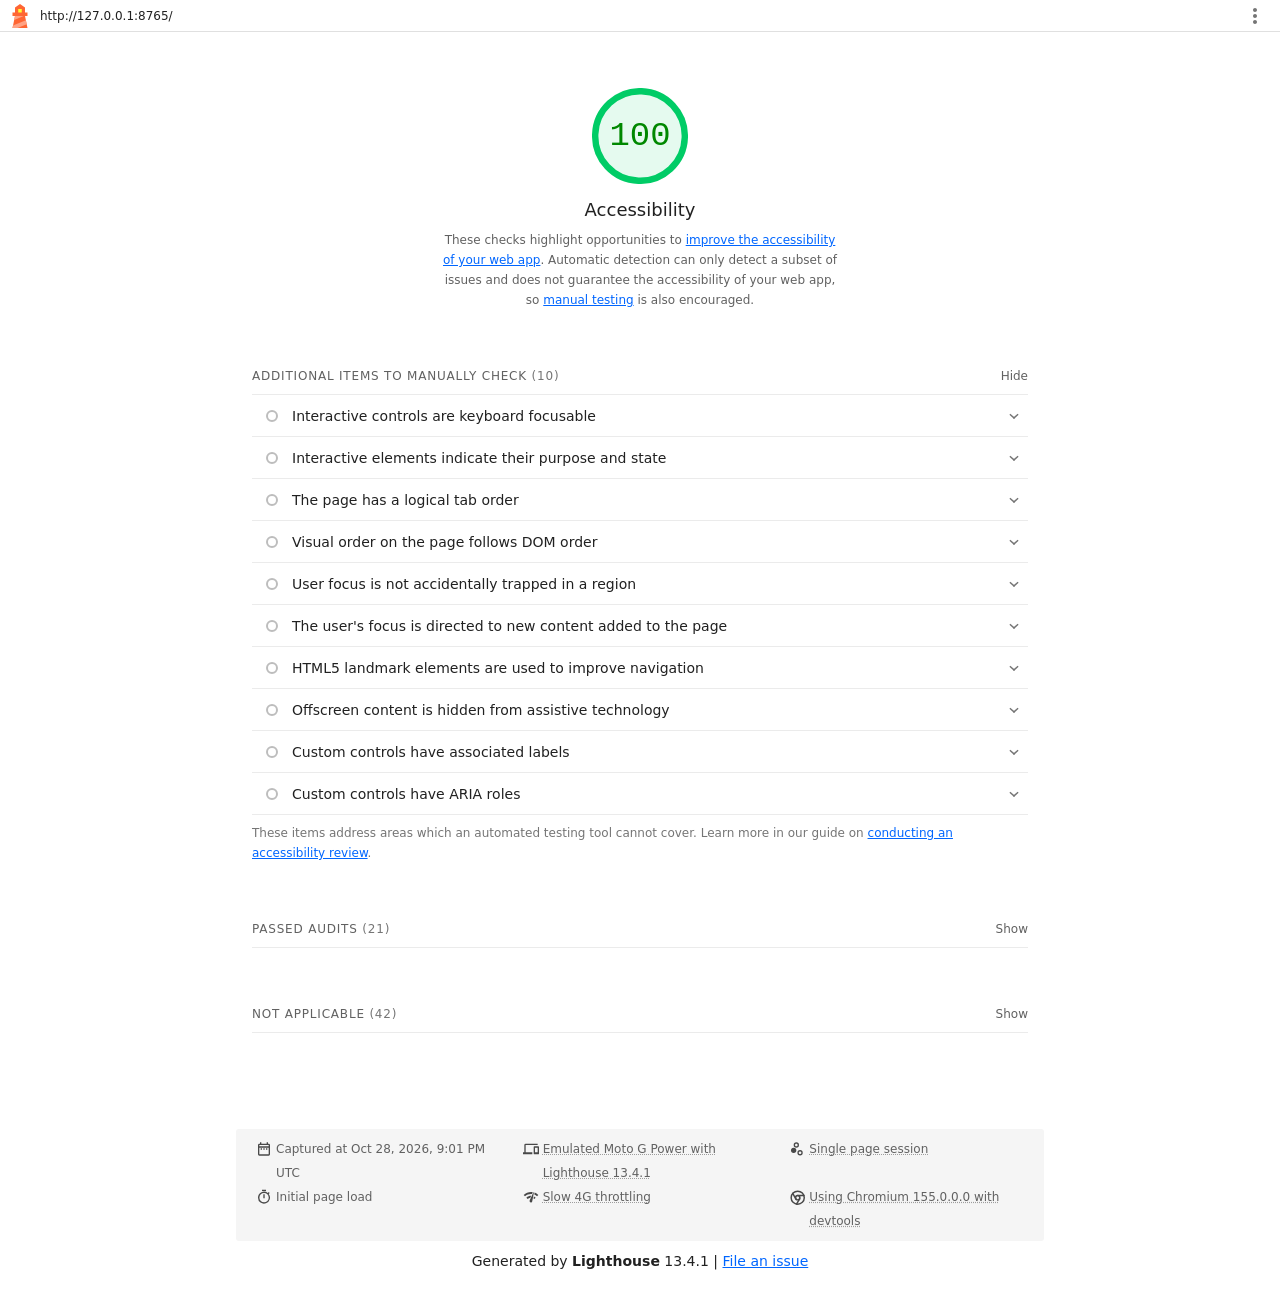
<file: lighthouse/index-accessibility.html>
<!--
@license
Copyright 2018 Google LLC
SPDX-License-Identifier: Apache-2.0
-->
<!doctype html>
<html lang="en">
<head>
  <meta charset="utf-8">
  <meta name="viewport" content="width=device-width, initial-scale=1, minimum-scale=1">
  <link rel="icon" href='data:image/svg+xml;utf8,<svg fill="none" xmlns="http://www.w3.org/2000/svg" viewBox="0 0 48 48"><path d="m14 7 10-7 10 7v10h5v7h-5l5 24H9l5-24H9v-7h5V7Z" fill="%23F63"/><path d="M31.561 24H14l-1.689 8.105L31.561 24ZM18.983 48H9l1.022-4.907L35.723 32.27l1.663 7.98L18.983 48Z" fill="%23FFA385"/><path fill="%23FF3" d="M20.5 10h7v7h-7z"/></svg>'>
  <title>Lighthouse Report</title>
  <style>body {margin: 0}</style>
</head>
<body>
  <noscript>Lighthouse report requires JavaScript. Please enable.</noscript>

  <div id="lh-log"></div>

  <script>window.__LIGHTHOUSE_JSON__ = {"lighthouseVersion":"13.4.1","requestedUrl":"http://127.0.0.1:8765/","mainDocumentUrl":"http://127.0.0.1:8765/","finalDisplayedUrl":"http://127.0.0.1:8765/","finalUrl":"http://127.0.0.1:8765/","fetchTime":"2026-10-28T21:01:31.200Z","gatherMode":"navigation","runWarnings":[],"userAgent":"Mozilla/5.0 (Macintosh; Intel Mac OS X 10_15_7) AppleWebKit/537.36 (KHTML, like Gecko) Chrome/155.0.0.0 Safari/537.36","environment":{"networkUserAgent":"Mozilla/5.0 (Linux; Android 11; moto g power (2022)) AppleWebKit/537.36 (KHTML, like Gecko) Chrome/155.0.0.0 Mobile Safari/537.36","hostUserAgent":"Mozilla/5.0 (Macintosh; Intel Mac OS X 10_15_7) AppleWebKit/537.36 (KHTML, like Gecko) Chrome/155.0.0.0 Safari/537.36","benchmarkIndex":4064.5,"credits":{"axe-core":"4.12.1"}},"audits":{"accesskeys":{"id":"accesskeys","title":"`[accesskey]` values are unique","description":"Access keys let users quickly focus a part of the page. For proper navigation, each access key must be unique. [Learn more about access keys](https://dequeuniversity.com/rules/axe/4.12/accesskeys).","score":null,"scoreDisplayMode":"notApplicable"},"aria-allowed-attr":{"id":"aria-allowed-attr","title":"`[aria-*]` attributes match their roles","description":"Each ARIA `role` supports a specific subset of `aria-*` attributes. Mismatching these invalidates the `aria-*` attributes. [Learn how to match ARIA attributes to their roles](https://dequeuniversity.com/rules/axe/4.12/aria-allowed-attr).","score":1,"scoreDisplayMode":"binary","details":{"type":"table","headings":[{"key":"node","valueType":"node","subItemsHeading":{"key":"relatedNode","valueType":"node"},"label":"Failing Elements"}],"items":[]}},"aria-allowed-role":{"id":"aria-allowed-role","title":"Uses ARIA roles only on compatible elements","description":"Many HTML elements can only be assigned certain ARIA roles. Using ARIA roles where they are not allowed can interfere with the accessibility of the web page. [Learn more about ARIA roles](https://dequeuniversity.com/rules/axe/4.12/aria-allowed-role).","score":null,"scoreDisplayMode":"notApplicable"},"aria-command-name":{"id":"aria-command-name","title":"`button`, `link`, and `menuitem` elements have accessible names","description":"When an element doesn't have an accessible name, screen readers announce it with a generic name, making it unusable for users who rely on screen readers. [Learn how to make command elements more accessible](https://dequeuniversity.com/rules/axe/4.12/aria-command-name).","score":null,"scoreDisplayMode":"notApplicable"},"aria-conditional-attr":{"id":"aria-conditional-attr","title":"ARIA attributes are used as specified for the element's role","description":"Some ARIA attributes are only allowed on an element under certain conditions. [Learn more about conditional ARIA attributes](https://dequeuniversity.com/rules/axe/4.12/aria-conditional-attr).","score":1,"scoreDisplayMode":"binary","details":{"type":"table","headings":[{"key":"node","valueType":"node","subItemsHeading":{"key":"relatedNode","valueType":"node"},"label":"Failing Elements"}],"items":[]}},"aria-deprecated-role":{"id":"aria-deprecated-role","title":"Deprecated ARIA roles were not used","description":"Deprecated ARIA roles may not be processed correctly by assistive technology. [Learn more about deprecated ARIA roles](https://dequeuniversity.com/rules/axe/4.12/aria-deprecated-role).","score":null,"scoreDisplayMode":"notApplicable"},"aria-dialog-name":{"id":"aria-dialog-name","title":"Elements with `role=\"dialog\"` or `role=\"alertdialog\"` have accessible names.","description":"ARIA dialog elements without accessible names may prevent screen readers users from discerning the purpose of these elements. [Learn how to make ARIA dialog elements more accessible](https://dequeuniversity.com/rules/axe/4.12/aria-dialog-name).","score":null,"scoreDisplayMode":"notApplicable"},"aria-hidden-body":{"id":"aria-hidden-body","title":"`[aria-hidden=\"true\"]` is not present on the document `\u003cbody>`","description":"Assistive technologies, like screen readers, work inconsistently when `aria-hidden=\"true\"` is set on the document `\u003cbody>`. [Learn how `aria-hidden` affects the document body](https://dequeuniversity.com/rules/axe/4.12/aria-hidden-body).","score":1,"scoreDisplayMode":"binary","details":{"type":"table","headings":[{"key":"node","valueType":"node","subItemsHeading":{"key":"relatedNode","valueType":"node"},"label":"Failing Elements"}],"items":[]}},"aria-hidden-focus":{"id":"aria-hidden-focus","title":"`[aria-hidden=\"true\"]` elements do not contain focusable descendents","description":"Focusable descendents within an `[aria-hidden=\"true\"]` element prevent those interactive elements from being available to users of assistive technologies like screen readers. [Learn how `aria-hidden` affects focusable elements](https://dequeuniversity.com/rules/axe/4.12/aria-hidden-focus).","score":null,"scoreDisplayMode":"notApplicable"},"aria-input-field-name":{"id":"aria-input-field-name","title":"ARIA input fields have accessible names","description":"When an input field doesn't have an accessible name, screen readers announce it with a generic name, making it unusable for users who rely on screen readers. [Learn more about input field labels](https://dequeuniversity.com/rules/axe/4.12/aria-input-field-name).","score":null,"scoreDisplayMode":"notApplicable"},"aria-meter-name":{"id":"aria-meter-name","title":"ARIA `meter` elements have accessible names","description":"When a meter element doesn't have an accessible name, screen readers announce it with a generic name, making it unusable for users who rely on screen readers. [Learn how to name `meter` elements](https://dequeuniversity.com/rules/axe/4.12/aria-meter-name).","score":null,"scoreDisplayMode":"notApplicable"},"aria-progressbar-name":{"id":"aria-progressbar-name","title":"ARIA `progressbar` elements have accessible names","description":"When a `progressbar` element doesn't have an accessible name, screen readers announce it with a generic name, making it unusable for users who rely on screen readers. [Learn how to label `progressbar` elements](https://dequeuniversity.com/rules/axe/4.12/aria-progressbar-name).","score":null,"scoreDisplayMode":"notApplicable"},"aria-prohibited-attr":{"id":"aria-prohibited-attr","title":"Elements use only permitted ARIA attributes","description":"Using ARIA attributes in roles where they are prohibited can mean that important information is not communicated to users of assistive technologies. [Learn more about prohibited ARIA roles](https://dequeuniversity.com/rules/axe/4.12/aria-prohibited-attr).","score":1,"scoreDisplayMode":"binary","details":{"type":"table","headings":[{"key":"node","valueType":"node","subItemsHeading":{"key":"relatedNode","valueType":"node"},"label":"Failing Elements"}],"items":[]}},"aria-required-attr":{"id":"aria-required-attr","title":"`[role]`s have all required `[aria-*]` attributes","description":"Some ARIA roles have required attributes that describe the state of the element to screen readers. [Learn more about roles and required attributes](https://dequeuniversity.com/rules/axe/4.12/aria-required-attr).","score":null,"scoreDisplayMode":"notApplicable"},"aria-required-children":{"id":"aria-required-children","title":"Elements with an ARIA `[role]` that require children to contain a specific `[role]` have all required children.","description":"Some ARIA parent roles must contain specific child roles to perform their intended accessibility functions. [Learn more about roles and required children elements](https://dequeuniversity.com/rules/axe/4.12/aria-required-children).","score":null,"scoreDisplayMode":"notApplicable"},"aria-required-parent":{"id":"aria-required-parent","title":"`[role]`s are contained by their required parent element","description":"Some ARIA child roles must be contained by specific parent roles to properly perform their intended accessibility functions. [Learn more about ARIA roles and required parent element](https://dequeuniversity.com/rules/axe/4.12/aria-required-parent).","score":null,"scoreDisplayMode":"notApplicable"},"aria-roles":{"id":"aria-roles","title":"`[role]` values are valid","description":"ARIA roles must have valid values in order to perform their intended accessibility functions. [Learn more about valid ARIA roles](https://dequeuniversity.com/rules/axe/4.12/aria-roles).","score":null,"scoreDisplayMode":"notApplicable"},"aria-text":{"id":"aria-text","title":"Elements with the `role=text` attribute do not have focusable descendents.","description":"Adding `role=text` around a text node split by markup enables VoiceOver to treat it as one phrase, but the element's focusable descendents will not be announced. [Learn more about the `role=text` attribute](https://dequeuniversity.com/rules/axe/4.12/aria-text).","score":null,"scoreDisplayMode":"notApplicable"},"aria-toggle-field-name":{"id":"aria-toggle-field-name","title":"ARIA toggle fields have accessible names","description":"When a toggle field doesn't have an accessible name, screen readers announce it with a generic name, making it unusable for users who rely on screen readers. [Learn more about toggle fields](https://dequeuniversity.com/rules/axe/4.12/aria-toggle-field-name).","score":null,"scoreDisplayMode":"notApplicable"},"aria-tooltip-name":{"id":"aria-tooltip-name","title":"ARIA `tooltip` elements have accessible names","description":"When a tooltip element doesn't have an accessible name, screen readers announce it with a generic name, making it unusable for users who rely on screen readers. [Learn how to name `tooltip` elements](https://dequeuniversity.com/rules/axe/4.12/aria-tooltip-name).","score":null,"scoreDisplayMode":"notApplicable"},"aria-treeitem-name":{"id":"aria-treeitem-name","title":"ARIA `treeitem` elements have accessible names","description":"When a `treeitem` element doesn't have an accessible name, screen readers announce it with a generic name, making it unusable for users who rely on screen readers. [Learn more about labeling `treeitem` elements](https://dequeuniversity.com/rules/axe/4.12/aria-treeitem-name).","score":null,"scoreDisplayMode":"notApplicable"},"aria-valid-attr-value":{"id":"aria-valid-attr-value","title":"`[aria-*]` attributes have valid values","description":"Assistive technologies, like screen readers, can't interpret ARIA attributes with invalid values. [Learn more about valid values for ARIA attributes](https://dequeuniversity.com/rules/axe/4.12/aria-valid-attr-value).","score":1,"scoreDisplayMode":"binary","details":{"type":"table","headings":[{"key":"node","valueType":"node","subItemsHeading":{"key":"relatedNode","valueType":"node"},"label":"Failing Elements"}],"items":[]}},"aria-valid-attr":{"id":"aria-valid-attr","title":"`[aria-*]` attributes are valid and not misspelled","description":"Assistive technologies, like screen readers, can't interpret ARIA attributes with invalid names. [Learn more about valid ARIA attributes](https://dequeuniversity.com/rules/axe/4.12/aria-valid-attr).","score":1,"scoreDisplayMode":"binary","details":{"type":"table","headings":[{"key":"node","valueType":"node","subItemsHeading":{"key":"relatedNode","valueType":"node"},"label":"Failing Elements"}],"items":[]}},"button-name":{"id":"button-name","title":"Buttons have an accessible name","description":"When a button doesn't have an accessible name, screen readers announce it as \"button\", making it unusable for users who rely on screen readers. [Learn how to make buttons more accessible](https://dequeuniversity.com/rules/axe/4.12/button-name).","score":1,"scoreDisplayMode":"binary","details":{"type":"table","headings":[{"key":"node","valueType":"node","subItemsHeading":{"key":"relatedNode","valueType":"node"},"label":"Failing Elements"}],"items":[]}},"bypass":{"id":"bypass","title":"The page contains a heading, skip link, or landmark region","description":"Adding ways to bypass repetitive content lets keyboard users navigate the page more efficiently. [Learn more about bypass blocks](https://dequeuniversity.com/rules/axe/4.12/bypass).","score":null,"scoreDisplayMode":"notApplicable"},"color-contrast":{"id":"color-contrast","title":"Background and foreground colors have a sufficient contrast ratio","description":"Low-contrast text is difficult or impossible for many users to read. [Learn how to provide sufficient color contrast](https://dequeuniversity.com/rules/axe/4.12/color-contrast).","score":1,"scoreDisplayMode":"binary","details":{"type":"table","headings":[{"key":"node","valueType":"node","subItemsHeading":{"key":"relatedNode","valueType":"node"},"label":"Failing Elements"}],"items":[]}},"definition-list":{"id":"definition-list","title":"`\u003cdl>`'s contain only properly-ordered `\u003cdt>` and `\u003cdd>` groups, `\u003cscript>`, `\u003ctemplate>` or `\u003cdiv>` elements.","description":"When definition lists are not properly marked up, screen readers may produce confusing or inaccurate output. [Learn how to structure definition lists correctly](https://dequeuniversity.com/rules/axe/4.12/definition-list).","score":null,"scoreDisplayMode":"notApplicable"},"dlitem":{"id":"dlitem","title":"Definition list items are wrapped in `\u003cdl>` elements","description":"Definition list items (`\u003cdt>` and `\u003cdd>`) must be wrapped in a parent `\u003cdl>` element to ensure that screen readers can properly announce them. [Learn how to structure definition lists correctly](https://dequeuniversity.com/rules/axe/4.12/dlitem).","score":null,"scoreDisplayMode":"notApplicable"},"document-title":{"id":"document-title","title":"Document has a `\u003ctitle>` element","description":"The title gives screen reader users an overview of the page, and search engine users rely on it heavily to determine if a page is relevant to their search. [Learn more about document titles](https://dequeuniversity.com/rules/axe/4.12/document-title).","score":1,"scoreDisplayMode":"binary","details":{"type":"table","headings":[{"key":"node","valueType":"node","subItemsHeading":{"key":"relatedNode","valueType":"node"},"label":"Failing Elements"}],"items":[]}},"duplicate-id-aria":{"id":"duplicate-id-aria","title":"ARIA IDs are unique","description":"The value of an ARIA ID must be unique to prevent other instances from being overlooked by assistive technologies. [Learn how to fix duplicate ARIA IDs](https://dequeuniversity.com/rules/axe/4.12/duplicate-id-aria).","score":null,"scoreDisplayMode":"notApplicable"},"empty-heading":{"id":"empty-heading","title":"All heading elements contain content.","description":"A heading with no content or inaccessible text prevent screen reader users from accessing information on the page's structure. [Learn more about headings](https://dequeuniversity.com/rules/axe/4.12/empty-heading).","score":null,"scoreDisplayMode":"notApplicable"},"form-field-multiple-labels":{"id":"form-field-multiple-labels","title":"No form fields have multiple labels","description":"Form fields with multiple labels can be confusingly announced by assistive technologies like screen readers which use either the first, the last, or all of the labels. [Learn how to use form labels](https://dequeuniversity.com/rules/axe/4.12/form-field-multiple-labels).","score":null,"scoreDisplayMode":"notApplicable"},"frame-title":{"id":"frame-title","title":"`\u003cframe>` or `\u003ciframe>` elements have a title","description":"Screen reader users rely on frame titles to describe the contents of frames. [Learn more about frame titles](https://dequeuniversity.com/rules/axe/4.12/frame-title).","score":null,"scoreDisplayMode":"notApplicable"},"heading-order":{"id":"heading-order","title":"Heading elements appear in a sequentially-descending order","description":"Properly ordered headings that do not skip levels convey the semantic structure of the page, making it easier to navigate and understand when using assistive technologies. [Learn more about heading order](https://dequeuniversity.com/rules/axe/4.12/heading-order).","score":1,"scoreDisplayMode":"binary","details":{"type":"table","headings":[{"key":"node","valueType":"node","subItemsHeading":{"key":"relatedNode","valueType":"node"},"label":"Failing Elements"}],"items":[]}},"html-has-lang":{"id":"html-has-lang","title":"`\u003chtml>` element has a `[lang]` attribute","description":"If a page doesn't specify a `lang` attribute, a screen reader assumes that the page is in the default language that the user chose when setting up the screen reader. If the page isn't actually in the default language, then the screen reader might not announce the page's text correctly. [Learn more about the `lang` attribute](https://dequeuniversity.com/rules/axe/4.12/html-has-lang).","score":1,"scoreDisplayMode":"binary","details":{"type":"table","headings":[{"key":"node","valueType":"node","subItemsHeading":{"key":"relatedNode","valueType":"node"},"label":"Failing Elements"}],"items":[]}},"html-lang-valid":{"id":"html-lang-valid","title":"`\u003chtml>` element has a valid value for its `[lang]` attribute","description":"Specifying a valid [BCP 47 language](https://www.w3.org/International/questions/qa-choosing-language-tags#question) helps screen readers announce text properly. [Learn how to use the `lang` attribute](https://dequeuniversity.com/rules/axe/4.12/html-lang-valid).","score":1,"scoreDisplayMode":"binary","details":{"type":"table","headings":[{"key":"node","valueType":"node","subItemsHeading":{"key":"relatedNode","valueType":"node"},"label":"Failing Elements"}],"items":[]}},"html-xml-lang-mismatch":{"id":"html-xml-lang-mismatch","title":"`\u003chtml>` element has an `[xml:lang]` attribute with the same base language as the `[lang]` attribute.","description":"If the webpage does not specify a consistent language, then the screen reader might not announce the page's text correctly. [Learn more about the `lang` attribute](https://dequeuniversity.com/rules/axe/4.12/html-xml-lang-mismatch).","score":null,"scoreDisplayMode":"notApplicable"},"identical-links-same-purpose":{"id":"identical-links-same-purpose","title":"Identical links have the same purpose.","description":"Links with the same destination should have the same description, to help users understand the link's purpose and decide whether to follow it. [Learn more about identical links](https://dequeuniversity.com/rules/axe/4.12/identical-links-same-purpose).","score":null,"scoreDisplayMode":"notApplicable"},"image-alt":{"id":"image-alt","title":"Image elements have `[alt]` attributes","description":"Informative elements should aim for short, descriptive alternate text. Decorative elements can be ignored with an empty alt attribute. [Learn more about the `alt` attribute](https://dequeuniversity.com/rules/axe/4.12/image-alt).","score":1,"scoreDisplayMode":"binary","details":{"type":"table","headings":[{"key":"node","valueType":"node","subItemsHeading":{"key":"relatedNode","valueType":"node"},"label":"Failing Elements"}],"items":[]}},"image-redundant-alt":{"id":"image-redundant-alt","title":"Image elements do not have `[alt]` attributes that are redundant text.","description":"Informative elements should aim for short, descriptive alternative text. Alternative text that is exactly the same as the text adjacent to the link or image is potentially confusing for screen reader users, because the text will be read twice. [Learn more about the `alt` attribute](https://dequeuniversity.com/rules/axe/4.12/image-redundant-alt).","score":null,"scoreDisplayMode":"notApplicable"},"input-button-name":{"id":"input-button-name","title":"Input buttons have discernible text.","description":"Adding discernable and accessible text to input buttons may help screen reader users understand the purpose of the input button. [Learn more about input buttons](https://dequeuniversity.com/rules/axe/4.12/input-button-name).","score":null,"scoreDisplayMode":"notApplicable"},"input-image-alt":{"id":"input-image-alt","title":"`\u003cinput type=\"image\">` elements have `[alt]` text","description":"When an image is being used as an `\u003cinput>` button, providing alternative text can help screen reader users understand the purpose of the button. [Learn about input image alt text](https://dequeuniversity.com/rules/axe/4.12/input-image-alt).","score":null,"scoreDisplayMode":"notApplicable"},"label-content-name-mismatch":{"id":"label-content-name-mismatch","title":"Elements with visible text labels have matching accessible names.","description":"Visible text labels that do not match the accessible name can result in a confusing experience for screen reader users. [Learn more about accessible names](https://dequeuniversity.com/rules/axe/4.12/label-content-name-mismatch).","score":1,"scoreDisplayMode":"binary","details":{"type":"table","headings":[{"key":"node","valueType":"node","subItemsHeading":{"key":"relatedNode","valueType":"node"},"label":"Failing Elements"}],"items":[]}},"label":{"id":"label","title":"Form elements have associated labels","description":"Labels ensure that form controls are announced properly by assistive technologies, like screen readers. [Learn more about form element labels](https://dequeuniversity.com/rules/axe/4.12/label).","score":null,"scoreDisplayMode":"notApplicable"},"landmark-one-main":{"id":"landmark-one-main","title":"Document has a main landmark.","description":"One main landmark helps screen reader users navigate a web page. [Learn more about landmarks](https://dequeuniversity.com/rules/axe/4.12/landmark-one-main).","score":1,"scoreDisplayMode":"binary","details":{"type":"table","headings":[{"key":"node","valueType":"node","subItemsHeading":{"key":"relatedNode","valueType":"node"},"label":"Failing Elements"}],"items":[]}},"link-name":{"id":"link-name","title":"Links have a discernible name","description":"Link text (and alternate text for images, when used as links) that is discernible, unique, and focusable improves the navigation experience for screen reader users. [Learn how to make links accessible](https://dequeuniversity.com/rules/axe/4.12/link-name).","score":1,"scoreDisplayMode":"binary","details":{"type":"table","headings":[{"key":"node","valueType":"node","subItemsHeading":{"key":"relatedNode","valueType":"node"},"label":"Failing Elements"}],"items":[]}},"link-in-text-block":{"id":"link-in-text-block","title":"Links are distinguishable without relying on color.","description":"Low-contrast text is difficult or impossible for many users to read. Link text that is discernible improves the experience for users with low vision. [Learn how to make links distinguishable](https://dequeuniversity.com/rules/axe/4.12/link-in-text-block).","score":null,"scoreDisplayMode":"notApplicable"},"list":{"id":"list","title":"Lists contain only `\u003cli>` elements and script supporting elements (`\u003cscript>` and `\u003ctemplate>`).","description":"Screen readers have a specific way of announcing lists. Ensuring proper list structure aids screen reader output. [Learn more about proper list structure](https://dequeuniversity.com/rules/axe/4.12/list).","score":1,"scoreDisplayMode":"binary","details":{"type":"table","headings":[{"key":"node","valueType":"node","subItemsHeading":{"key":"relatedNode","valueType":"node"},"label":"Failing Elements"}],"items":[]}},"listitem":{"id":"listitem","title":"List items (`\u003cli>`) are contained within `\u003cul>`, `\u003col>` or `\u003cmenu>` parent elements","description":"Screen readers require list items (`\u003cli>`) to be contained within a parent `\u003cul>`, `\u003col>` or `\u003cmenu>` to be announced properly. [Learn more about proper list structure](https://dequeuniversity.com/rules/axe/4.12/listitem).","score":1,"scoreDisplayMode":"binary","details":{"type":"table","headings":[{"key":"node","valueType":"node","subItemsHeading":{"key":"relatedNode","valueType":"node"},"label":"Failing Elements"}],"items":[]}},"meta-refresh":{"id":"meta-refresh","title":"The document does not use `\u003cmeta http-equiv=\"refresh\">`","description":"Users do not expect a page to refresh automatically, and doing so will move focus back to the top of the page. This may create a frustrating or confusing experience. [Learn more about the refresh meta tag](https://dequeuniversity.com/rules/axe/4.12/meta-refresh).","score":null,"scoreDisplayMode":"notApplicable"},"meta-viewport":{"id":"meta-viewport","title":"`[user-scalable=\"no\"]` is not used in the `\u003cmeta name=\"viewport\">` element and the `[maximum-scale]` attribute is not less than 5.","description":"Disabling zooming is problematic for users with low vision who rely on screen magnification to properly see the contents of a web page. [Learn more about the viewport meta tag](https://dequeuniversity.com/rules/axe/4.12/meta-viewport).","score":1,"scoreDisplayMode":"binary","details":{"type":"table","headings":[{"key":"node","valueType":"node","subItemsHeading":{"key":"relatedNode","valueType":"node"},"label":"Failing Elements"}],"items":[]}},"object-alt":{"id":"object-alt","title":"`\u003cobject>` elements have alternate text","description":"Screen readers cannot translate non-text content. Adding alternate text to `\u003cobject>` elements helps screen readers convey meaning to users. [Learn more about alt text for `object` elements](https://dequeuniversity.com/rules/axe/4.12/object-alt).","score":null,"scoreDisplayMode":"notApplicable"},"select-name":{"id":"select-name","title":"Select elements have associated label elements.","description":"Form elements without effective labels can create frustrating experiences for screen reader users. [Learn more about the `select` element](https://dequeuniversity.com/rules/axe/4.12/select-name).","score":null,"scoreDisplayMode":"notApplicable"},"skip-link":{"id":"skip-link","title":"Skip links are focusable.","description":"Including a skip link can help users skip to the main content to save time. [Learn more about skip links](https://dequeuniversity.com/rules/axe/4.12/skip-link).","score":1,"scoreDisplayMode":"binary","details":{"type":"table","headings":[{"key":"node","valueType":"node","subItemsHeading":{"key":"relatedNode","valueType":"node"},"label":"Failing Elements"}],"items":[]}},"tabindex":{"id":"tabindex","title":"No element has a `[tabindex]` value greater than 0","description":"A value greater than 0 implies an explicit navigation ordering. Although technically valid, this often creates frustrating experiences for users who rely on assistive technologies. [Learn more about the `tabindex` attribute](https://dequeuniversity.com/rules/axe/4.12/tabindex).","score":1,"scoreDisplayMode":"binary","details":{"type":"table","headings":[{"key":"node","valueType":"node","subItemsHeading":{"key":"relatedNode","valueType":"node"},"label":"Failing Elements"}],"items":[]}},"table-duplicate-name":{"id":"table-duplicate-name","title":"Tables have different content in the summary attribute and `\u003ccaption>`.","description":"The summary attribute should describe the table structure, while `\u003ccaption>` should have the onscreen title. Accurate table mark-up helps users of screen readers. [Learn more about summary and caption](https://dequeuniversity.com/rules/axe/4.12/table-duplicate-name).","score":null,"scoreDisplayMode":"notApplicable"},"table-fake-caption":{"id":"table-fake-caption","title":"Tables use `\u003ccaption>` instead of cells with the `[colspan]` attribute to indicate a caption.","description":"Screen readers have features to make navigating tables easier. Ensuring that tables use the actual caption element instead of cells with the `[colspan]` attribute may improve the experience for screen reader users. [Learn more about captions](https://dequeuniversity.com/rules/axe/4.12/table-fake-caption).","score":null,"scoreDisplayMode":"notApplicable"},"target-size":{"id":"target-size","title":"Touch targets have sufficient size and spacing.","description":"Touch targets with sufficient size and spacing help users who may have difficulty targeting small controls to activate the targets. [Learn more about touch targets](https://dequeuniversity.com/rules/axe/4.12/target-size).","score":1,"scoreDisplayMode":"binary","details":{"type":"table","headings":[{"key":"node","valueType":"node","subItemsHeading":{"key":"relatedNode","valueType":"node"},"label":"Failing Elements"}],"items":[]}},"td-has-header":{"id":"td-has-header","title":"`\u003ctd>` elements in a large `\u003ctable>` have one or more table headers.","description":"Screen readers have features to make navigating tables easier. Ensuring that `\u003ctd>` elements in a large table (3 or more cells in width and height) have an associated table header may improve the experience for screen reader users. [Learn more about table headers](https://dequeuniversity.com/rules/axe/4.12/td-has-header).","score":null,"scoreDisplayMode":"notApplicable"},"td-headers-attr":{"id":"td-headers-attr","title":"Cells in a `\u003ctable>` element that use the `[headers]` attribute refer to table cells within the same table.","description":"Screen readers have features to make navigating tables easier. Ensuring `\u003ctd>` cells using the `[headers]` attribute only refer to other cells in the same table may improve the experience for screen reader users. [Learn more about the `headers` attribute](https://dequeuniversity.com/rules/axe/4.12/td-headers-attr).","score":null,"scoreDisplayMode":"notApplicable"},"th-has-data-cells":{"id":"th-has-data-cells","title":"`\u003cth>` elements and elements with `[role=\"columnheader\"/\"rowheader\"]` have data cells they describe.","description":"Screen readers have features to make navigating tables easier. Ensuring table headers always refer to some set of cells may improve the experience for screen reader users. [Learn more about table headers](https://dequeuniversity.com/rules/axe/4.12/th-has-data-cells).","score":null,"scoreDisplayMode":"notApplicable"},"valid-lang":{"id":"valid-lang","title":"`[lang]` attributes have a valid value","description":"Specifying a valid [BCP 47 language](https://www.w3.org/International/questions/qa-choosing-language-tags#question) on elements helps ensure that text is pronounced correctly by a screen reader. [Learn how to use the `lang` attribute](https://dequeuniversity.com/rules/axe/4.12/valid-lang).","score":null,"scoreDisplayMode":"notApplicable"},"video-caption":{"id":"video-caption","title":"`\u003cvideo>` elements contain a `\u003ctrack>` element with `[kind=\"captions\"]`","description":"When a video provides a caption it is easier for deaf and hearing impaired users to access its information. [Learn more about video captions](https://dequeuniversity.com/rules/axe/4.12/video-caption).","score":null,"scoreDisplayMode":"notApplicable"},"custom-controls-labels":{"id":"custom-controls-labels","title":"Custom controls have associated labels","description":"Custom interactive controls have associated labels, provided by aria-label or aria-labelledby. [Learn more about custom controls and labels](https://developer.chrome.com/docs/lighthouse/accessibility/custom-controls-labels/).","score":null,"scoreDisplayMode":"manual"},"custom-controls-roles":{"id":"custom-controls-roles","title":"Custom controls have ARIA roles","description":"Custom interactive controls have appropriate ARIA roles. [Learn how to add roles to custom controls](https://developer.chrome.com/docs/lighthouse/accessibility/custom-control-roles/).","score":null,"scoreDisplayMode":"manual"},"focus-traps":{"id":"focus-traps","title":"User focus is not accidentally trapped in a region","description":"A user can tab into and out of any control or region without accidentally trapping their focus. [Learn how to avoid focus traps](https://developer.chrome.com/docs/lighthouse/accessibility/focus-traps/).","score":null,"scoreDisplayMode":"manual"},"focusable-controls":{"id":"focusable-controls","title":"Interactive controls are keyboard focusable","description":"Custom interactive controls are keyboard focusable and display a focus indicator. [Learn how to make custom controls focusable](https://developer.chrome.com/docs/lighthouse/accessibility/focusable-controls/).","score":null,"scoreDisplayMode":"manual"},"interactive-element-affordance":{"id":"interactive-element-affordance","title":"Interactive elements indicate their purpose and state","description":"Interactive elements, such as links and buttons, should indicate their state and be distinguishable from non-interactive elements. [Learn how to decorate interactive elements with affordance hints](https://developer.chrome.com/docs/lighthouse/accessibility/interactive-element-affordance/).","score":null,"scoreDisplayMode":"manual"},"logical-tab-order":{"id":"logical-tab-order","title":"The page has a logical tab order","description":"Tabbing through the page follows the visual layout. Users cannot focus elements that are offscreen. [Learn more about logical tab ordering](https://developer.chrome.com/docs/lighthouse/accessibility/logical-tab-order/).","score":null,"scoreDisplayMode":"manual"},"managed-focus":{"id":"managed-focus","title":"The user's focus is directed to new content added to the page","description":"If new content, such as a dialog, is added to the page, the user's focus is directed to it. [Learn how to direct focus to new content](https://developer.chrome.com/docs/lighthouse/accessibility/managed-focus/).","score":null,"scoreDisplayMode":"manual"},"offscreen-content-hidden":{"id":"offscreen-content-hidden","title":"Offscreen content is hidden from assistive technology","description":"Offscreen content is hidden with display: none or aria-hidden=true. [Learn how to properly hide offscreen content](https://developer.chrome.com/docs/lighthouse/accessibility/offscreen-content-hidden/).","score":null,"scoreDisplayMode":"manual"},"use-landmarks":{"id":"use-landmarks","title":"HTML5 landmark elements are used to improve navigation","description":"Landmark elements (`\u003cmain>`, `\u003cnav>`, etc.) are used to improve the keyboard navigation of the page for assistive technology. [Learn more about landmark elements](https://developer.chrome.com/docs/lighthouse/accessibility/use-landmarks/).","score":null,"scoreDisplayMode":"manual"},"visual-order-follows-dom":{"id":"visual-order-follows-dom","title":"Visual order on the page follows DOM order","description":"DOM order matches the visual order, improving navigation for assistive technology. [Learn more about DOM and visual ordering](https://developer.chrome.com/docs/lighthouse/accessibility/visual-order-follows-dom/).","score":null,"scoreDisplayMode":"manual"},"autocomplete-valid":{"id":"autocomplete-valid","title":"`autocomplete` attributes are used correctly","description":"The `autocomplete` attribute values must be valid and correctly applied for screen readers to function correctly. [Learn more about valid autocomplete values](https://dequeuniversity.com/rules/axe/4.12/autocomplete-valid).","score":null,"scoreDisplayMode":"notApplicable"},"presentation-role-conflict":{"id":"presentation-role-conflict","title":"Elements with `role=\"none\"` or `role=\"presentation\"` do not have conflicts","description":"There are certain cases where the semantic role of an element with `role=\"none\"` or `role=\"presentation\"` does not resolve to none or presentation. To ensure the element remains removed from the accessibility tree, you should not add any global ARIA attributes to the element or make it focusable. [Learn more about presentation role conflict](https://dequeuniversity.com/rules/axe/4.12/presentation-role-conflict).","score":null,"scoreDisplayMode":"notApplicable"},"svg-img-alt":{"id":"svg-img-alt","title":"SVG elements with an `img` role have an accessible text alternative","description":"Ensures SVG elements with an `img`, `graphics-document` or `graphics-symbol` role have an accessible text alternative. [Learn more about SVG alt text](https://dequeuniversity.com/rules/axe/4.12/svg-img-alt).","score":null,"scoreDisplayMode":"notApplicable"}},"configSettings":{"output":"json","maxWaitForFcp":30000,"maxWaitForLoad":45000,"pauseAfterFcpMs":1000,"pauseAfterLoadMs":1000,"networkQuietThresholdMs":1000,"cpuQuietThresholdMs":1000,"formFactor":"mobile","throttling":{"rttMs":150,"throughputKbps":1638.4,"requestLatencyMs":562.5,"downloadThroughputKbps":1474.5600000000002,"uploadThroughputKbps":675,"cpuSlowdownMultiplier":4},"throttlingMethod":"simulate","screenEmulation":{"mobile":true,"width":412,"height":823,"deviceScaleFactor":1.75,"disabled":true},"emulatedUserAgent":"Mozilla/5.0 (Linux; Android 11; moto g power (2022)) AppleWebKit/537.36 (KHTML, like Gecko) Chrome/136.0.0.0 Mobile Safari/537.36","auditMode":false,"gatherMode":false,"clearStorageTypes":["file_systems","shader_cache","service_workers","cache_storage"],"disableStorageReset":false,"debugNavigation":false,"channel":"devtools","usePassiveGathering":false,"disableFullPageScreenshot":false,"skipAboutBlank":false,"blankPage":"about:blank","ignoreStatusCode":true,"locale":"en-US","blockedUrlPatterns":null,"additionalTraceCategories":"","extraHeaders":null,"precomputedLanternData":null,"onlyAudits":null,"onlyCategories":["accessibility"],"skipAudits":null},"categories":{"accessibility":{"title":"Accessibility","description":"These checks highlight opportunities to [improve the accessibility of your web app](https://developer.chrome.com/docs/lighthouse/accessibility/). Automatic detection can only detect a subset of issues and does not guarantee the accessibility of your web app, so [manual testing](https://web.dev/articles/how-to-review) is also encouraged.","manualDescription":"These items address areas which an automated testing tool cannot cover. Learn more in our guide on [conducting an accessibility review](https://web.dev/articles/how-to-review).","supportedModes":["navigation","snapshot"],"auditRefs":[{"id":"accesskeys","weight":0,"group":"a11y-navigation"},{"id":"aria-allowed-attr","weight":10,"group":"a11y-aria"},{"id":"aria-command-name","weight":0,"group":"a11y-aria"},{"id":"aria-conditional-attr","weight":7,"group":"a11y-aria"},{"id":"aria-deprecated-role","weight":0,"group":"a11y-aria"},{"id":"aria-dialog-name","weight":0,"group":"a11y-aria"},{"id":"aria-hidden-body","weight":10,"group":"a11y-aria"},{"id":"aria-hidden-focus","weight":0,"group":"a11y-aria"},{"id":"aria-input-field-name","weight":0,"group":"a11y-aria"},{"id":"aria-meter-name","weight":0,"group":"a11y-aria"},{"id":"aria-progressbar-name","weight":0,"group":"a11y-aria"},{"id":"aria-prohibited-attr","weight":7,"group":"a11y-aria"},{"id":"aria-required-attr","weight":0,"group":"a11y-aria"},{"id":"aria-required-children","weight":0,"group":"a11y-aria"},{"id":"aria-required-parent","weight":0,"group":"a11y-aria"},{"id":"aria-roles","weight":0,"group":"a11y-aria"},{"id":"aria-text","weight":0,"group":"a11y-aria"},{"id":"aria-toggle-field-name","weight":0,"group":"a11y-aria"},{"id":"aria-tooltip-name","weight":0,"group":"a11y-aria"},{"id":"aria-treeitem-name","weight":0,"group":"a11y-aria"},{"id":"aria-valid-attr-value","weight":10,"group":"a11y-aria"},{"id":"aria-valid-attr","weight":10,"group":"a11y-aria"},{"id":"button-name","weight":10,"group":"a11y-names-labels"},{"id":"bypass","weight":0,"group":"a11y-navigation"},{"id":"color-contrast","weight":7,"group":"a11y-color-contrast"},{"id":"definition-list","weight":0,"group":"a11y-tables-lists"},{"id":"dlitem","weight":0,"group":"a11y-tables-lists"},{"id":"document-title","weight":7,"group":"a11y-names-labels"},{"id":"duplicate-id-aria","weight":0,"group":"a11y-aria"},{"id":"form-field-multiple-labels","weight":0,"group":"a11y-names-labels"},{"id":"frame-title","weight":0,"group":"a11y-names-labels"},{"id":"heading-order","weight":3,"group":"a11y-navigation"},{"id":"html-has-lang","weight":7,"group":"a11y-language"},{"id":"html-lang-valid","weight":7,"group":"a11y-language"},{"id":"html-xml-lang-mismatch","weight":0,"group":"a11y-language"},{"id":"image-alt","weight":10,"group":"a11y-names-labels"},{"id":"input-button-name","weight":0,"group":"a11y-names-labels"},{"id":"input-image-alt","weight":0,"group":"a11y-names-labels"},{"id":"label","weight":0,"group":"a11y-names-labels"},{"id":"link-in-text-block","weight":0,"group":"a11y-color-contrast"},{"id":"link-name","weight":7,"group":"a11y-names-labels"},{"id":"list","weight":7,"group":"a11y-tables-lists"},{"id":"listitem","weight":7,"group":"a11y-tables-lists"},{"id":"meta-refresh","weight":0,"group":"a11y-best-practices"},{"id":"meta-viewport","weight":10,"group":"a11y-best-practices"},{"id":"object-alt","weight":0,"group":"a11y-names-labels"},{"id":"select-name","weight":0,"group":"a11y-names-labels"},{"id":"skip-link","weight":3,"group":"a11y-names-labels"},{"id":"tabindex","weight":7,"group":"a11y-navigation"},{"id":"target-size","weight":7,"group":"a11y-best-practices"},{"id":"td-headers-attr","weight":0,"group":"a11y-tables-lists"},{"id":"th-has-data-cells","weight":0,"group":"a11y-tables-lists"},{"id":"valid-lang","weight":0,"group":"a11y-language"},{"id":"video-caption","weight":0,"group":"a11y-audio-video"},{"id":"landmark-one-main","weight":3,"group":"a11y-best-practices"},{"id":"autocomplete-valid","weight":0,"group":"a11y-best-practices"},{"id":"presentation-role-conflict","weight":0,"group":"a11y-best-practices"},{"id":"svg-img-alt","weight":0,"group":"a11y-best-practices"},{"id":"focusable-controls","weight":0},{"id":"interactive-element-affordance","weight":0},{"id":"logical-tab-order","weight":0},{"id":"visual-order-follows-dom","weight":0},{"id":"focus-traps","weight":0},{"id":"managed-focus","weight":0},{"id":"use-landmarks","weight":0},{"id":"offscreen-content-hidden","weight":0},{"id":"custom-controls-labels","weight":0},{"id":"custom-controls-roles","weight":0},{"id":"table-duplicate-name","weight":0,"group":"a11y-best-practices"},{"id":"empty-heading","weight":0,"group":"a11y-best-practices"},{"id":"aria-allowed-role","weight":0,"group":"a11y-best-practices"},{"id":"image-redundant-alt","weight":0,"group":"a11y-names-labels"},{"id":"identical-links-same-purpose","weight":0,"group":"a11y-best-practices"},{"id":"label-content-name-mismatch","weight":0,"group":"hidden"},{"id":"table-fake-caption","weight":0,"group":"hidden"},{"id":"td-has-header","weight":0,"group":"hidden"}],"id":"accessibility","score":1}},"categoryGroups":{"metrics":{"title":"Metrics"},"insights":{"title":"Insights","description":"These insights are also available in the Chrome DevTools Performance Panel - [record a trace](https://developer.chrome.com/docs/devtools/performance/reference) to view more detailed information."},"diagnostics":{"title":"Diagnostics","description":"More information about the performance of your application. These numbers don't [directly affect](https://developer.chrome.com/docs/lighthouse/performance/performance-scoring/) the Performance score."},"a11y-best-practices":{"title":"Best practices","description":"These items highlight common accessibility best practices."},"a11y-color-contrast":{"title":"Contrast","description":"These are opportunities to improve the legibility of your content."},"a11y-names-labels":{"title":"Names and labels","description":"These are opportunities to improve the semantics of the controls in your application. This may enhance the experience for users of assistive technology, like a screen reader."},"a11y-navigation":{"title":"Navigation","description":"These are opportunities to improve keyboard navigation in your application."},"a11y-aria":{"title":"ARIA","description":"These are opportunities to improve the usage of ARIA in your application which may enhance the experience for users of assistive technology, like a screen reader."},"a11y-language":{"title":"Internationalization and localization","description":"These are opportunities to improve the interpretation of your content by users in different locales."},"a11y-audio-video":{"title":"Audio and video","description":"These are opportunities to provide alternative content for audio and video. This may improve the experience for users with hearing or vision impairments."},"a11y-tables-lists":{"title":"Tables and lists","description":"These are opportunities to improve the experience of reading tabular or list data using assistive technology, like a screen reader."},"seo-mobile":{"title":"Mobile Friendly","description":"Make sure your pages are mobile friendly so users don’t have to pinch or zoom in order to read the content pages. [Learn how to make pages mobile-friendly](https://developers.google.com/search/mobile-sites/)."},"seo-content":{"title":"Content Best Practices","description":"Format your HTML in a way that enables crawlers to better understand your app’s content."},"seo-crawl":{"title":"Crawling and Indexing","description":"To appear in search results, crawlers need access to your app."},"best-practices-trust-safety":{"title":"Trust and Safety"},"best-practices-ux":{"title":"User Experience"},"best-practices-browser-compat":{"title":"Browser Compatibility"},"best-practices-general":{"title":"General"},"webmcp":{"title":"WebMCP","description":"Audits validating WebMCP integration."},"agent-accessibility":{"title":"Agent Accessibility","description":"These audits highlight best practices for improving the accessibility of the website for AI agents."},"hidden":{"title":""}},"stackPacks":[],"entities":[{"name":"127.0.0.1","origins":["http://127.0.0.1:8765"],"isFirstParty":true,"isUnrecognized":true}],"fullPageScreenshot":{"screenshot":{"data":"[data-uri]","width":412,"height":3820},"nodes":{"1-0-P":{"id":"","top":231,"bottom":250,"left":36,"right":376,"width":340,"height":19},"1-1-SECTION":{"id":"","top":199,"bottom":774,"left":16,"right":396,"width":380,"height":575}}},"timing":{"entries":[{"startTime":86.4,"name":"lh:config","duration":83.1,"entryType":"measure"},{"startTime":87.4,"name":"lh:config:resolveArtifactsToDefns","duration":0.5,"entryType":"measure"},{"startTime":170.2,"name":"lh:runner:gather","duration":24153.1,"entryType":"measure"},{"startTime":170.4,"name":"lh:driver:connect","duration":4.9,"entryType":"measure"},{"startTime":175.4,"name":"lh:driver:navigate","duration":72.9,"entryType":"measure"},{"startTime":248.5,"name":"lh:gather:getBenchmarkIndex","duration":1007.6,"entryType":"measure"},{"startTime":1256.2,"name":"lh:gather:getVersion","duration":0.6,"entryType":"measure"},{"startTime":1256.8,"name":"lh:gather:getDevicePixelRatio","duration":3.4,"entryType":"measure"},{"startTime":1261,"name":"lh:prepare:navigationMode","duration":19312.3,"entryType":"measure"},{"startTime":1261.4,"name":"lh:gather:getVersion","duration":0.1,"entryType":"measure"},{"startTime":1269.3,"name":"lh:storage:clearDataForOrigin","duration":7.1,"entryType":"measure"},{"startTime":1276.5,"name":"lh:storage:clearBrowserCaches","duration":19296.2,"entryType":"measure"},{"startTime":20573,"name":"lh:gather:prepareThrottlingAndNetwork","duration":0.3,"entryType":"measure"},{"startTime":20578.1,"name":"lh:driver:navigate","duration":2426.5,"entryType":"measure"},{"startTime":23008.1,"name":"lh:computed:NetworkRecords","duration":1,"entryType":"measure"},{"startTime":23009.4,"name":"lh:gather:getArtifact:DevtoolsLog","duration":0.2,"entryType":"measure"},{"startTime":23009.7,"name":"lh:gather:getArtifact:Accessibility","duration":160.9,"entryType":"measure"},{"startTime":23170.6,"name":"lh:gather:getArtifact:NetworkUserAgent","duration":0.2,"entryType":"measure"},{"startTime":23170.8,"name":"lh:gather:getArtifact:Stacks","duration":7.5,"entryType":"measure"},{"startTime":23170.9,"name":"lh:gather:collectStacks","duration":7.4,"entryType":"measure"},{"startTime":23178.3,"name":"lh:gather:getArtifact:FullPageScreenshot","duration":1141,"entryType":"measure"},{"startTime":24323.5,"name":"lh:runner:audit","duration":119.5,"entryType":"measure"},{"startTime":24323.6,"name":"lh:runner:auditing","duration":119.1,"entryType":"measure"},{"startTime":24324.7,"name":"lh:audit:accesskeys","duration":0.5,"entryType":"measure"},{"startTime":24325.4,"name":"lh:audit:aria-allowed-attr","duration":1.4,"entryType":"measure"},{"startTime":24327,"name":"lh:audit:aria-allowed-role","duration":1.3,"entryType":"measure"},{"startTime":24328.4,"name":"lh:audit:aria-command-name","duration":0.4,"entryType":"measure"},{"startTime":24328.9,"name":"lh:audit:aria-conditional-attr","duration":1.2,"entryType":"measure"},{"startTime":24330.1,"name":"lh:audit:aria-deprecated-role","duration":0.4,"entryType":"measure"},{"startTime":24330.6,"name":"lh:audit:aria-dialog-name","duration":0.4,"entryType":"measure"},{"startTime":24331.1,"name":"lh:audit:aria-hidden-body","duration":1.3,"entryType":"measure"},{"startTime":24332.5,"name":"lh:audit:aria-hidden-focus","duration":0.4,"entryType":"measure"},{"startTime":24332.9,"name":"lh:audit:aria-input-field-name","duration":0.6,"entryType":"measure"},{"startTime":24333.6,"name":"lh:audit:aria-meter-name","duration":1.4,"entryType":"measure"},{"startTime":24335.1,"name":"lh:audit:aria-progressbar-name","duration":3.1,"entryType":"measure"},{"startTime":24338.3,"name":"lh:audit:aria-prohibited-attr","duration":1.4,"entryType":"measure"},{"startTime":24339.8,"name":"lh:audit:aria-required-attr","duration":1,"entryType":"measure"},{"startTime":24340.9,"name":"lh:audit:aria-required-children","duration":1.8,"entryType":"measure"},{"startTime":24342.8,"name":"lh:audit:aria-required-parent","duration":0.7,"entryType":"measure"},{"startTime":24343.5,"name":"lh:audit:aria-roles","duration":1.4,"entryType":"measure"},{"startTime":24345,"name":"lh:audit:aria-text","duration":1.1,"entryType":"measure"},{"startTime":24346.2,"name":"lh:audit:aria-toggle-field-name","duration":1.1,"entryType":"measure"},{"startTime":24347.6,"name":"lh:audit:aria-tooltip-name","duration":2.5,"entryType":"measure"},{"startTime":24350.2,"name":"lh:audit:aria-treeitem-name","duration":0.7,"entryType":"measure"},{"startTime":24351,"name":"lh:audit:aria-valid-attr-value","duration":1.8,"entryType":"measure"},{"startTime":24353,"name":"lh:audit:aria-valid-attr","duration":1.3,"entryType":"measure"},{"startTime":24354.5,"name":"lh:audit:button-name","duration":1.2,"entryType":"measure"},{"startTime":24355.7,"name":"lh:audit:bypass","duration":1.3,"entryType":"measure"},{"startTime":24357,"name":"lh:audit:color-contrast","duration":2.2,"entryType":"measure"},{"startTime":24359.3,"name":"lh:audit:definition-list","duration":0.9,"entryType":"measure"},{"startTime":24360.3,"name":"lh:audit:dlitem","duration":0.8,"entryType":"measure"},{"startTime":24361.1,"name":"lh:audit:document-title","duration":1.3,"entryType":"measure"},{"startTime":24362.5,"name":"lh:audit:duplicate-id-aria","duration":1.1,"entryType":"measure"},{"startTime":24363.8,"name":"lh:audit:empty-heading","duration":2.8,"entryType":"measure"},{"startTime":24366.9,"name":"lh:audit:form-field-multiple-labels","duration":2.1,"entryType":"measure"},{"startTime":24369.4,"name":"lh:audit:frame-title","duration":1.7,"entryType":"measure"},{"startTime":24371.3,"name":"lh:audit:heading-order","duration":1.2,"entryType":"measure"},{"startTime":24372.6,"name":"lh:audit:html-has-lang","duration":1.2,"entryType":"measure"},{"startTime":24373.9,"name":"lh:audit:html-lang-valid","duration":1.7,"entryType":"measure"},{"startTime":24375.7,"name":"lh:audit:html-xml-lang-mismatch","duration":0.9,"entryType":"measure"},{"startTime":24376.7,"name":"lh:audit:identical-links-same-purpose","duration":2.5,"entryType":"measure"},{"startTime":24379.9,"name":"lh:audit:image-alt","duration":3.6,"entryType":"measure"},{"startTime":24399.4,"name":"lh:audit:image-redundant-alt","duration":2.3,"entryType":"measure"},{"startTime":24401.7,"name":"lh:audit:input-button-name","duration":0.8,"entryType":"measure"},{"startTime":24402.6,"name":"lh:audit:input-image-alt","duration":0.8,"entryType":"measure"},{"startTime":24403.5,"name":"lh:audit:label-content-name-mismatch","duration":1.3,"entryType":"measure"},{"startTime":24404.8,"name":"lh:audit:label","duration":0.8,"entryType":"measure"},{"startTime":24405.6,"name":"lh:audit:landmark-one-main","duration":1.1,"entryType":"measure"},{"startTime":24406.8,"name":"lh:audit:link-name","duration":1.2,"entryType":"measure"},{"startTime":24408,"name":"lh:audit:link-in-text-block","duration":0.8,"entryType":"measure"},{"startTime":24408.9,"name":"lh:audit:list","duration":1.1,"entryType":"measure"},{"startTime":24410,"name":"lh:audit:listitem","duration":1.9,"entryType":"measure"},{"startTime":24412.9,"name":"lh:audit:meta-refresh","duration":0.8,"entryType":"measure"},{"startTime":24413.8,"name":"lh:audit:meta-viewport","duration":1.2,"entryType":"measure"},{"startTime":24415,"name":"lh:audit:object-alt","duration":0.9,"entryType":"measure"},{"startTime":24416,"name":"lh:audit:select-name","duration":10.5,"entryType":"measure"},{"startTime":24426.7,"name":"lh:audit:skip-link","duration":1.6,"entryType":"measure"},{"startTime":24428.4,"name":"lh:audit:tabindex","duration":1.2,"entryType":"measure"},{"startTime":24429.6,"name":"lh:audit:table-duplicate-name","duration":1.1,"entryType":"measure"},{"startTime":24430.7,"name":"lh:audit:table-fake-caption","duration":1,"entryType":"measure"},{"startTime":24431.7,"name":"lh:audit:target-size","duration":1.1,"entryType":"measure"},{"startTime":24432.9,"name":"lh:audit:td-has-header","duration":1.8,"entryType":"measure"},{"startTime":24434.8,"name":"lh:audit:td-headers-attr","duration":1.6,"entryType":"measure"},{"startTime":24436.6,"name":"lh:audit:th-has-data-cells","duration":1.1,"entryType":"measure"},{"startTime":24437.8,"name":"lh:audit:valid-lang","duration":1.3,"entryType":"measure"},{"startTime":24439.2,"name":"lh:audit:video-caption","duration":0.9,"entryType":"measure"},{"startTime":24440.1,"name":"lh:audit:custom-controls-labels","duration":0.1,"entryType":"measure"},{"startTime":24440.2,"name":"lh:audit:custom-controls-roles","duration":0,"entryType":"measure"},{"startTime":24440.2,"name":"lh:audit:focus-traps","duration":0,"entryType":"measure"},{"startTime":24440.2,"name":"lh:audit:focusable-controls","duration":0,"entryType":"measure"},{"startTime":24440.2,"name":"lh:audit:interactive-element-affordance","duration":0.1,"entryType":"measure"},{"startTime":24440.3,"name":"lh:audit:logical-tab-order","duration":0,"entryType":"measure"},{"startTime":24440.3,"name":"lh:audit:managed-focus","duration":0,"entryType":"measure"},{"startTime":24440.4,"name":"lh:audit:offscreen-content-hidden","duration":0,"entryType":"measure"},{"startTime":24440.4,"name":"lh:audit:use-landmarks","duration":0,"entryType":"measure"},{"startTime":24440.4,"name":"lh:audit:visual-order-follows-dom","duration":0,"entryType":"measure"},{"startTime":24440.5,"name":"lh:audit:autocomplete-valid","duration":0.5,"entryType":"measure"},{"startTime":24441,"name":"lh:audit:presentation-role-conflict","duration":0.9,"entryType":"measure"},{"startTime":24441.9,"name":"lh:audit:svg-img-alt","duration":0.8,"entryType":"measure"},{"startTime":24442.7,"name":"lh:runner:generate","duration":0.3,"entryType":"measure"},{"startTime":24443.1,"name":"lh:computed:EntityClassification","duration":0.6,"entryType":"measure"}],"total":24272.6},"i18n":{"rendererFormattedStrings":{},"icuMessagePaths":{"core/audits/accessibility/accesskeys.js | title":["audits.accesskeys.title"],"core/audits/accessibility/accesskeys.js | description":["audits.accesskeys.description"],"core/audits/accessibility/aria-allowed-attr.js | title":["audits[aria-allowed-attr].title"],"core/audits/accessibility/aria-allowed-attr.js | description":["audits[aria-allowed-attr].description"],"core/lib/i18n/i18n.js | columnFailingElem":["audits[aria-allowed-attr].details.headings[0].label","audits[aria-conditional-attr].details.headings[0].label","audits[aria-hidden-body].details.headings[0].label","audits[aria-prohibited-attr].details.headings[0].label","audits[aria-valid-attr-value].details.headings[0].label","audits[aria-valid-attr].details.headings[0].label","audits[button-name].details.headings[0].label","audits[color-contrast].details.headings[0].label","audits[document-title].details.headings[0].label","audits[heading-order].details.headings[0].label","audits[html-has-lang].details.headings[0].label","audits[html-lang-valid].details.headings[0].label","audits[image-alt].details.headings[0].label","audits[label-content-name-mismatch].details.headings[0].label","audits[landmark-one-main].details.headings[0].label","audits[link-name].details.headings[0].label","audits.list.details.headings[0].label","audits.listitem.details.headings[0].label","audits[meta-viewport].details.headings[0].label","audits[skip-link].details.headings[0].label","audits.tabindex.details.headings[0].label","audits[target-size].details.headings[0].label"],"core/audits/accessibility/aria-allowed-role.js | title":["audits[aria-allowed-role].title"],"core/audits/accessibility/aria-allowed-role.js | description":["audits[aria-allowed-role].description"],"core/audits/accessibility/aria-command-name.js | title":["audits[aria-command-name].title"],"core/audits/accessibility/aria-command-name.js | description":["audits[aria-command-name].description"],"core/audits/accessibility/aria-conditional-attr.js | title":["audits[aria-conditional-attr].title"],"core/audits/accessibility/aria-conditional-attr.js | description":["audits[aria-conditional-attr].description"],"core/audits/accessibility/aria-deprecated-role.js | title":["audits[aria-deprecated-role].title"],"core/audits/accessibility/aria-deprecated-role.js | description":["audits[aria-deprecated-role].description"],"core/audits/accessibility/aria-dialog-name.js | title":["audits[aria-dialog-name].title"],"core/audits/accessibility/aria-dialog-name.js | description":["audits[aria-dialog-name].description"],"core/audits/accessibility/aria-hidden-body.js | title":["audits[aria-hidden-body].title"],"core/audits/accessibility/aria-hidden-body.js | description":["audits[aria-hidden-body].description"],"core/audits/accessibility/aria-hidden-focus.js | title":["audits[aria-hidden-focus].title"],"core/audits/accessibility/aria-hidden-focus.js | description":["audits[aria-hidden-focus].description"],"core/audits/accessibility/aria-input-field-name.js | title":["audits[aria-input-field-name].title"],"core/audits/accessibility/aria-input-field-name.js | description":["audits[aria-input-field-name].description"],"core/audits/accessibility/aria-meter-name.js | title":["audits[aria-meter-name].title"],"core/audits/accessibility/aria-meter-name.js | description":["audits[aria-meter-name].description"],"core/audits/accessibility/aria-progressbar-name.js | title":["audits[aria-progressbar-name].title"],"core/audits/accessibility/aria-progressbar-name.js | description":["audits[aria-progressbar-name].description"],"core/audits/accessibility/aria-prohibited-attr.js | title":["audits[aria-prohibited-attr].title"],"core/audits/accessibility/aria-prohibited-attr.js | description":["audits[aria-prohibited-attr].description"],"core/audits/accessibility/aria-required-attr.js | title":["audits[aria-required-attr].title"],"core/audits/accessibility/aria-required-attr.js | description":["audits[aria-required-attr].description"],"core/audits/accessibility/aria-required-children.js | title":["audits[aria-required-children].title"],"core/audits/accessibility/aria-required-children.js | description":["audits[aria-required-children].description"],"core/audits/accessibility/aria-required-parent.js | title":["audits[aria-required-parent].title"],"core/audits/accessibility/aria-required-parent.js | description":["audits[aria-required-parent].description"],"core/audits/accessibility/aria-roles.js | title":["audits[aria-roles].title"],"core/audits/accessibility/aria-roles.js | description":["audits[aria-roles].description"],"core/audits/accessibility/aria-text.js | title":["audits[aria-text].title"],"core/audits/accessibility/aria-text.js | description":["audits[aria-text].description"],"core/audits/accessibility/aria-toggle-field-name.js | title":["audits[aria-toggle-field-name].title"],"core/audits/accessibility/aria-toggle-field-name.js | description":["audits[aria-toggle-field-name].description"],"core/audits/accessibility/aria-tooltip-name.js | title":["audits[aria-tooltip-name].title"],"core/audits/accessibility/aria-tooltip-name.js | description":["audits[aria-tooltip-name].description"],"core/audits/accessibility/aria-treeitem-name.js | title":["audits[aria-treeitem-name].title"],"core/audits/accessibility/aria-treeitem-name.js | description":["audits[aria-treeitem-name].description"],"core/audits/accessibility/aria-valid-attr-value.js | title":["audits[aria-valid-attr-value].title"],"core/audits/accessibility/aria-valid-attr-value.js | description":["audits[aria-valid-attr-value].description"],"core/audits/accessibility/aria-valid-attr.js | title":["audits[aria-valid-attr].title"],"core/audits/accessibility/aria-valid-attr.js | description":["audits[aria-valid-attr].description"],"core/audits/accessibility/button-name.js | title":["audits[button-name].title"],"core/audits/accessibility/button-name.js | description":["audits[button-name].description"],"core/audits/accessibility/bypass.js | title":["audits.bypass.title"],"core/audits/accessibility/bypass.js | description":["audits.bypass.description"],"core/audits/accessibility/color-contrast.js | title":["audits[color-contrast].title"],"core/audits/accessibility/color-contrast.js | description":["audits[color-contrast].description"],"core/audits/accessibility/definition-list.js | title":["audits[definition-list].title"],"core/audits/accessibility/definition-list.js | description":["audits[definition-list].description"],"core/audits/accessibility/dlitem.js | title":["audits.dlitem.title"],"core/audits/accessibility/dlitem.js | description":["audits.dlitem.description"],"core/audits/accessibility/document-title.js | title":["audits[document-title].title"],"core/audits/accessibility/document-title.js | description":["audits[document-title].description"],"core/audits/accessibility/duplicate-id-aria.js | title":["audits[duplicate-id-aria].title"],"core/audits/accessibility/duplicate-id-aria.js | description":["audits[duplicate-id-aria].description"],"core/audits/accessibility/empty-heading.js | title":["audits[empty-heading].title"],"core/audits/accessibility/empty-heading.js | description":["audits[empty-heading].description"],"core/audits/accessibility/form-field-multiple-labels.js | title":["audits[form-field-multiple-labels].title"],"core/audits/accessibility/form-field-multiple-labels.js | description":["audits[form-field-multiple-labels].description"],"core/audits/accessibility/frame-title.js | title":["audits[frame-title].title"],"core/audits/accessibility/frame-title.js | description":["audits[frame-title].description"],"core/audits/accessibility/heading-order.js | title":["audits[heading-order].title"],"core/audits/accessibility/heading-order.js | description":["audits[heading-order].description"],"core/audits/accessibility/html-has-lang.js | title":["audits[html-has-lang].title"],"core/audits/accessibility/html-has-lang.js | description":["audits[html-has-lang].description"],"core/audits/accessibility/html-lang-valid.js | title":["audits[html-lang-valid].title"],"core/audits/accessibility/html-lang-valid.js | description":["audits[html-lang-valid].description"],"core/audits/accessibility/html-xml-lang-mismatch.js | title":["audits[html-xml-lang-mismatch].title"],"core/audits/accessibility/html-xml-lang-mismatch.js | description":["audits[html-xml-lang-mismatch].description"],"core/audits/accessibility/identical-links-same-purpose.js | title":["audits[identical-links-same-purpose].title"],"core/audits/accessibility/identical-links-same-purpose.js | description":["audits[identical-links-same-purpose].description"],"core/audits/accessibility/image-alt.js | title":["audits[image-alt].title"],"core/audits/accessibility/image-alt.js | description":["audits[image-alt].description"],"core/audits/accessibility/image-redundant-alt.js | title":["audits[image-redundant-alt].title"],"core/audits/accessibility/image-redundant-alt.js | description":["audits[image-redundant-alt].description"],"core/audits/accessibility/input-button-name.js | title":["audits[input-button-name].title"],"core/audits/accessibility/input-button-name.js | description":["audits[input-button-name].description"],"core/audits/accessibility/input-image-alt.js | title":["audits[input-image-alt].title"],"core/audits/accessibility/input-image-alt.js | description":["audits[input-image-alt].description"],"core/audits/accessibility/label-content-name-mismatch.js | title":["audits[label-content-name-mismatch].title"],"core/audits/accessibility/label-content-name-mismatch.js | description":["audits[label-content-name-mismatch].description"],"core/audits/accessibility/label.js | title":["audits.label.title"],"core/audits/accessibility/label.js | description":["audits.label.description"],"core/audits/accessibility/landmark-one-main.js | title":["audits[landmark-one-main].title"],"core/audits/accessibility/landmark-one-main.js | description":["audits[landmark-one-main].description"],"core/audits/accessibility/link-name.js | title":["audits[link-name].title"],"core/audits/accessibility/link-name.js | description":["audits[link-name].description"],"core/audits/accessibility/link-in-text-block.js | title":["audits[link-in-text-block].title"],"core/audits/accessibility/link-in-text-block.js | description":["audits[link-in-text-block].description"],"core/audits/accessibility/list.js | title":["audits.list.title"],"core/audits/accessibility/list.js | description":["audits.list.description"],"core/audits/accessibility/listitem.js | title":["audits.listitem.title"],"core/audits/accessibility/listitem.js | description":["audits.listitem.description"],"core/audits/accessibility/meta-refresh.js | title":["audits[meta-refresh].title"],"core/audits/accessibility/meta-refresh.js | description":["audits[meta-refresh].description"],"core/audits/accessibility/meta-viewport.js | title":["audits[meta-viewport].title"],"core/audits/accessibility/meta-viewport.js | description":["audits[meta-viewport].description"],"core/audits/accessibility/object-alt.js | title":["audits[object-alt].title"],"core/audits/accessibility/object-alt.js | description":["audits[object-alt].description"],"core/audits/accessibility/select-name.js | title":["audits[select-name].title"],"core/audits/accessibility/select-name.js | description":["audits[select-name].description"],"core/audits/accessibility/skip-link.js | title":["audits[skip-link].title"],"core/audits/accessibility/skip-link.js | description":["audits[skip-link].description"],"core/audits/accessibility/tabindex.js | title":["audits.tabindex.title"],"core/audits/accessibility/tabindex.js | description":["audits.tabindex.description"],"core/audits/accessibility/table-duplicate-name.js | title":["audits[table-duplicate-name].title"],"core/audits/accessibility/table-duplicate-name.js | description":["audits[table-duplicate-name].description"],"core/audits/accessibility/table-fake-caption.js | title":["audits[table-fake-caption].title"],"core/audits/accessibility/table-fake-caption.js | description":["audits[table-fake-caption].description"],"core/audits/accessibility/target-size.js | title":["audits[target-size].title"],"core/audits/accessibility/target-size.js | description":["audits[target-size].description"],"core/audits/accessibility/td-has-header.js | title":["audits[td-has-header].title"],"core/audits/accessibility/td-has-header.js | description":["audits[td-has-header].description"],"core/audits/accessibility/td-headers-attr.js | title":["audits[td-headers-attr].title"],"core/audits/accessibility/td-headers-attr.js | description":["audits[td-headers-attr].description"],"core/audits/accessibility/th-has-data-cells.js | title":["audits[th-has-data-cells].title"],"core/audits/accessibility/th-has-data-cells.js | description":["audits[th-has-data-cells].description"],"core/audits/accessibility/valid-lang.js | title":["audits[valid-lang].title"],"core/audits/accessibility/valid-lang.js | description":["audits[valid-lang].description"],"core/audits/accessibility/video-caption.js | title":["audits[video-caption].title"],"core/audits/accessibility/video-caption.js | description":["audits[video-caption].description"],"core/audits/accessibility/autocomplete-valid.js | title":["audits[autocomplete-valid].title"],"core/audits/accessibility/autocomplete-valid.js | description":["audits[autocomplete-valid].description"],"core/audits/accessibility/presentation-role-conflict.js | title":["audits[presentation-role-conflict].title"],"core/audits/accessibility/presentation-role-conflict.js | description":["audits[presentation-role-conflict].description"],"core/audits/accessibility/svg-img-alt.js | title":["audits[svg-img-alt].title"],"core/audits/accessibility/svg-img-alt.js | description":["audits[svg-img-alt].description"],"core/config/default-config.js | a11yCategoryTitle":["categories.accessibility.title"],"core/config/default-config.js | a11yCategoryDescription":["categories.accessibility.description"],"core/config/default-config.js | a11yCategoryManualDescription":["categories.accessibility.manualDescription"],"core/config/default-config.js | metricGroupTitle":["categoryGroups.metrics.title"],"core/config/default-config.js | insightsGroupTitle":["categoryGroups.insights.title"],"core/config/default-config.js | insightsGroupDescription":["categoryGroups.insights.description"],"core/config/default-config.js | diagnosticsGroupTitle":["categoryGroups.diagnostics.title"],"core/config/default-config.js | diagnosticsGroupDescription":["categoryGroups.diagnostics.description"],"core/config/default-config.js | a11yBestPracticesGroupTitle":["categoryGroups[a11y-best-practices].title"],"core/config/default-config.js | a11yBestPracticesGroupDescription":["categoryGroups[a11y-best-practices].description"],"core/config/default-config.js | a11yColorContrastGroupTitle":["categoryGroups[a11y-color-contrast].title"],"core/config/default-config.js | a11yColorContrastGroupDescription":["categoryGroups[a11y-color-contrast].description"],"core/config/default-config.js | a11yNamesLabelsGroupTitle":["categoryGroups[a11y-names-labels].title"],"core/config/default-config.js | a11yNamesLabelsGroupDescription":["categoryGroups[a11y-names-labels].description"],"core/config/default-config.js | a11yNavigationGroupTitle":["categoryGroups[a11y-navigation].title"],"core/config/default-config.js | a11yNavigationGroupDescription":["categoryGroups[a11y-navigation].description"],"core/config/default-config.js | a11yAriaGroupTitle":["categoryGroups[a11y-aria].title"],"core/config/default-config.js | a11yAriaGroupDescription":["categoryGroups[a11y-aria].description"],"core/config/default-config.js | a11yLanguageGroupTitle":["categoryGroups[a11y-language].title"],"core/config/default-config.js | a11yLanguageGroupDescription":["categoryGroups[a11y-language].description"],"core/config/default-config.js | a11yAudioVideoGroupTitle":["categoryGroups[a11y-audio-video].title"],"core/config/default-config.js | a11yAudioVideoGroupDescription":["categoryGroups[a11y-audio-video].description"],"core/config/default-config.js | a11yTablesListsVideoGroupTitle":["categoryGroups[a11y-tables-lists].title"],"core/config/default-config.js | a11yTablesListsVideoGroupDescription":["categoryGroups[a11y-tables-lists].description"],"core/config/default-config.js | seoMobileGroupTitle":["categoryGroups[seo-mobile].title"],"core/config/default-config.js | seoMobileGroupDescription":["categoryGroups[seo-mobile].description"],"core/config/default-config.js | seoContentGroupTitle":["categoryGroups[seo-content].title"],"core/config/default-config.js | seoContentGroupDescription":["categoryGroups[seo-content].description"],"core/config/default-config.js | seoCrawlingGroupTitle":["categoryGroups[seo-crawl].title"],"core/config/default-config.js | seoCrawlingGroupDescription":["categoryGroups[seo-crawl].description"],"core/config/default-config.js | bestPracticesTrustSafetyGroupTitle":["categoryGroups[best-practices-trust-safety].title"],"core/config/default-config.js | bestPracticesUXGroupTitle":["categoryGroups[best-practices-ux].title"],"core/config/default-config.js | bestPracticesBrowserCompatGroupTitle":["categoryGroups[best-practices-browser-compat].title"],"core/config/default-config.js | bestPracticesGeneralGroupTitle":["categoryGroups[best-practices-general].title"],"core/config/default-config.js | webmcpGroupTitle":["categoryGroups.webmcp.title"],"core/config/default-config.js | webmcpGroupDescription":["categoryGroups.webmcp.description"],"core/config/default-config.js | agentAccessibilityGroupTitle":["categoryGroups[agent-accessibility].title"],"core/config/default-config.js | agentAccessibilityGroupDescription":["categoryGroups[agent-accessibility].description"]}}};</script>
  <script>"use strict";(()=>{function e({median:e,p10:t},n){if(e<=0)throw new Error("median must be greater than zero");if(t<=0)throw new Error("p10 must be greater than zero");if(t>=e)throw new Error("p10 must be less than the median");if(n<=0)return 1;let r,i=Math.max(Number.MIN_VALUE,n/e),a=Math.log(i),o=Math.max(Number.MIN_VALUE,t/e),l=(1-function(e){let t=Math.sign(e),n=1/(1+.3275911*(e=Math.abs(e)));return t*(1-n*(.254829592+n*(n*(1.421413741+n*(1.061405429*n-1.453152027))-.284496736))*Math.exp(-e*e))}(.9061938024368232*a/-Math.log(o)))/2;return r=n<=t?Math.max(.9,Math.min(1,l)):n<=e?Math.max(.5,Math.min(.8999999999999999,l)):Math.max(0,Math.min(.49999999999999994,l)),r}var t="…",n={PASS:{label:"pass",minScore:.9},AVERAGE:{label:"average",minScore:.5},FAIL:{label:"fail"},ERROR:{label:"error"}},r=["com","co","gov","edu","ac","org","go","gob","or","net","in","ne","nic","gouv","web","spb","blog","jus","kiev","mil","wi","qc","ca","bel","on"],i=class i{static get RATINGS(){return n}static get PASS_THRESHOLD(){return.9}static get MS_DISPLAY_VALUE(){return"%10d ms"}static getFinalDisplayedUrl(e){if(e.finalDisplayedUrl)return e.finalDisplayedUrl;if(e.finalUrl)return e.finalUrl;throw new Error("Could not determine final displayed URL")}static getMainDocumentUrl(e){return e.mainDocumentUrl||e.finalUrl}static getFullPageScreenshot(e){return e.fullPageScreenshot?e.fullPageScreenshot:e.audits["full-page-screenshot"]?.details}static getEntityFromUrl(e,t){return t&&t.find(t=>t.origins.find(t=>e.startsWith(t)))||i.getPseudoRootDomain(e)}static splitMarkdownCodeSpans(e){let t=[],n=e.split(/`(.*?)`/g);for(let e=0;e<n.length;e++){let r=n[e];if(!r)continue;let i=e%2!=0;t.push({isCode:i,text:r})}return t}static splitMarkdownLink(e){let t=[],n=e.split(/\[([^\]]+?)\]\((https?:\/\/.*?)\)/g);for(;n.length;){let[e,r,i]=n.splice(0,3);e&&t.push({isLink:!1,text:e}),r&&i&&t.push({isLink:!0,text:r,linkHref:i})}return t}static truncate(e,t,n="…"){if(e.length<=t)return e;let r=new Intl.Segmenter(void 0,{granularity:"grapheme"}).segment(e)[Symbol.iterator](),i=0;for(let a=0;a<=t-n.length;a++){let t=r.next();if(t.done)return e;i=t.value.index}for(let t=0;t<n.length;t++)if(r.next().done)return e;return e.slice(0,i)+n}static getURLDisplayName(e,n){let r,i=void 0!==(n=n||{numPathParts:void 0,preserveQuery:void 0,preserveHost:void 0}).numPathParts?n.numPathParts:2,a=void 0===n.preserveQuery||n.preserveQuery,o=n.preserveHost||!1;if("about:"===e.protocol||"data:"===e.protocol)r=e.href;else{r=e.pathname;let n=r.split("/").filter(e=>e.length);i&&n.length>i&&(r=t+n.slice(-1*i).join("/")),o&&(r=`${e.host}/${r.replace(/^\//,"")}`),a&&(r=`${r}${e.search}`)}if("data:"!==e.protocol&&(r=r.slice(0,200),r=r.replace(/([a-f0-9]{7})[a-f0-9]{13}[a-f0-9]*/g,`$1${t}`),r=r.replace(/([a-zA-Z0-9-_]{9})(?=.*[a-z])(?=.*[A-Z])(?=.*[0-9])[a-zA-Z0-9-_]{10,}/g,`$1${t}`),r=r.replace(/(\d{3})\d{6,}/g,`$1${t}`),r=r.replace(/\u2026+/g,t),r.length>64&&r.includes("?")&&(r=r.replace(/\?([^=]*)(=)?.*/,`?$1$2${t}`),r.length>64&&(r=r.replace(/\?.*/,`?${t}`)))),r.length>64){let e=r.lastIndexOf(".");r=e>=0?r.slice(0,63-(r.length-e))+`${t}${r.slice(e)}`:r.slice(0,63)+t}return r}static getChromeExtensionOrigin(e){let t=new URL(e);return t.protocol+"//"+t.host}static parseURL(e){let t=new URL(e);return{file:i.getURLDisplayName(t),hostname:t.hostname,origin:"chrome-extension:"===t.protocol?i.getChromeExtensionOrigin(e):t.origin}}static createOrReturnURL(e){return e instanceof URL?e:new URL(e)}static getPseudoTld(e){let t=e.split(".").slice(-2);return r.includes(t[0])?`.${t.join(".")}`:`.${t[t.length-1]}`}static getPseudoRootDomain(e){let t=i.createOrReturnURL(e).hostname,n=i.getPseudoTld(t).split(".");return t.split(".").slice(-n.length).join(".")}static filterRelevantLines(e,t,n){if(0===t.length)return e.slice(0,2*n+1);let r=new Set;return(t=t.sort((e,t)=>(e.lineNumber||0)-(t.lineNumber||0))).forEach(({lineNumber:e})=>{let t=e-n,i=e+n;for(;t<1;)t++,i++;r.has(t-3-1)&&(t-=3);for(let e=t;e<=i;e++){let t=e;r.add(t)}}),e.filter(e=>r.has(e.lineNumber))}static computeLogNormalScore(t,n){let r=e(t,n);return r>.9&&(r+=.05*(r-.9)),Math.floor(100*r)/100}};var a=class{constructor(e,t){this._document=e,this._lighthouseChannel="unknown",this._componentCache=new Map,this.rootEl=t}createElement(e,t){let n=this._document.createElement(e);if(t)for(let e of t.split(/\s+/))e&&n.classList.add(e);return n}createElementNS(e,t,n){let r=this._document.createElementNS(e,t);if(n)for(let e of n.split(/\s+/))e&&r.classList.add(e);return r}createSVGElement(e,t){return this._document.createElementNS("http://www.w3.org/2000/svg",e,t)}createFragment(){return this._document.createDocumentFragment()}createTextNode(e){return this._document.createTextNode(e)}createChildOf(e,t,n){let r=this.createElement(t,n);return e.append(r),r}createComponent(e){let t=this._componentCache.get(e);if(t){let e=t.cloneNode(!0);return this.findAll("style",e).forEach(e=>e.remove()),e}return t=function(e,t){switch(t){case"3pFilter":return function(e){let t=e.createFragment(),n=e.createElement("style");n.append("\n    .lh-3p-filter {\n      color: var(--color-gray-600);\n      float: right;\n      padding: 6px var(--stackpack-padding-horizontal);\n    }\n    .lh-3p-filter-label, .lh-3p-filter-input {\n      vertical-align: middle;\n      user-select: none;\n    }\n    .lh-3p-filter-input:disabled + .lh-3p-ui-string {\n      text-decoration: line-through;\n    }\n  "),t.append(n);let r=e.createElement("div","lh-3p-filter"),i=e.createElement("label","lh-3p-filter-label"),a=e.createElement("input","lh-3p-filter-input");a.setAttribute("type","checkbox"),a.setAttribute("checked","");let o=e.createElement("span","lh-3p-ui-string");o.append("Show 3rd party resources");let l=e.createElement("span","lh-3p-filter-count");return i.append(" ",a," ",o," (",l,") "),r.append(" ",i," "),t.append(r),t}(e);case"audit":return function(e){let t=e.createFragment(),n=e.createElement("div","lh-audit"),r=e.createElement("details","lh-expandable-details"),i=e.createElement("summary"),a=e.createElement("div","lh-audit__header lh-expandable-details__summary"),o=e.createElement("span","lh-audit__score-icon"),l=e.createElement("span","lh-audit__title-and-text"),s=e.createElement("span","lh-audit__title"),c=e.createElement("span","lh-audit__display-text");l.append(" ",s," ",c," ");let d=e.createElement("div","lh-chevron-container");a.append(" ",o," ",l," ",d," "),i.append(" ",a," ");let h=e.createElement("div","lh-audit__description"),p=e.createElement("div","lh-audit__stackpacks");return r.append(" ",i," ",h," ",p," "),n.append(" ",r," "),t.append(n),t}(e);case"categoryHeader":return function(e){let t=e.createFragment(),n=e.createElement("div","lh-category-header"),r=e.createElement("div","lh-score__gauge");r.setAttribute("role","heading"),r.setAttribute("aria-level","2");let i=e.createElement("div","lh-category-header__description");return n.append(" ",r," ",i," "),t.append(n),t}(e);case"chevron":return function(e){let t=e.createFragment(),n=e.createElementNS("http://www.w3.org/2000/svg","svg","lh-chevron");n.setAttribute("viewBox","0 0 100 100");let r=e.createElementNS("http://www.w3.org/2000/svg","g","lh-chevron__lines"),i=e.createElementNS("http://www.w3.org/2000/svg","path","lh-chevron__line lh-chevron__line-left");i.setAttribute("d","M10 50h40");let a=e.createElementNS("http://www.w3.org/2000/svg","path","lh-chevron__line lh-chevron__line-right");return a.setAttribute("d","M90 50H50"),r.append(" ",i," ",a," "),n.append(" ",r," "),t.append(n),t}(e);case"clump":return function(e){let t=e.createFragment(),n=e.createElement("div","lh-audit-group"),r=e.createElement("details","lh-clump"),i=e.createElement("summary"),a=e.createElement("div","lh-audit-group__summary"),o=e.createElement("div","lh-audit-group__header"),l=e.createElement("span","lh-audit-group__title"),s=e.createElement("span","lh-audit-group__itemcount");o.append(" ",l," ",s," "," "," ");let c=e.createElement("div","lh-clump-toggle"),d=e.createElement("span","lh-clump-toggletext--show"),h=e.createElement("span","lh-clump-toggletext--hide");return c.append(" ",d," ",h," "),a.append(" ",o," ",c," "),i.append(" ",a," "),r.append(" ",i," "),n.append(" "," ",r," "),t.append(n),t}(e);case"crc":return function(e){let t=e.createFragment(),n=e.createElement("div","lh-crc-container"),r=e.createElement("style");r.append('\n      .lh-crc .lh-tree-marker {\n        width: 12px;\n        height: 26px;\n        display: block;\n        float: left;\n        background-position: top left;\n      }\n      .lh-crc .lh-horiz-down {\n        background: url(\'data:image/svg+xml;utf8,<svg width="16" height="26" viewBox="0 0 16 26" xmlns="http://www.w3.org/2000/svg"><g fill="%23D8D8D8" fill-rule="evenodd"><path d="M16 12v2H-2v-2z"/><path d="M9 12v14H7V12z"/>\u003c/g>\u003c/svg>\');\n      }\n      .lh-crc .lh-right {\n        background: url(\'data:image/svg+xml;utf8,<svg width="16" height="26" viewBox="0 0 16 26" xmlns="http://www.w3.org/2000/svg"><path d="M16 12v2H0v-2z" fill="%23D8D8D8" fill-rule="evenodd"/>\u003c/svg>\');\n      }\n      .lh-crc .lh-up-right {\n        background: url(\'data:image/svg+xml;utf8,<svg width="16" height="26" viewBox="0 0 16 26" xmlns="http://www.w3.org/2000/svg"><path d="M7 0h2v14H7zm2 12h7v2H9z" fill="%23D8D8D8" fill-rule="evenodd"/>\u003c/svg>\');\n      }\n      .lh-crc .lh-vert-right {\n        background: url(\'data:image/svg+xml;utf8,<svg width="16" height="26" viewBox="0 0 16 26" xmlns="http://www.w3.org/2000/svg"><path d="M7 0h2v27H7zm2 12h7v2H9z" fill="%23D8D8D8" fill-rule="evenodd"/>\u003c/svg>\');\n      }\n      .lh-crc .lh-vert {\n        background: url(\'data:image/svg+xml;utf8,<svg width="16" height="26" viewBox="0 0 16 26" xmlns="http://www.w3.org/2000/svg"><path d="M7 0h2v26H7z" fill="%23D8D8D8" fill-rule="evenodd"/>\u003c/svg>\');\n      }\n      .lh-crc .lh-crc-tree {\n        font-size: 14px;\n        width: 100%;\n        overflow-x: auto;\n      }\n      .lh-crc .lh-crc-node {\n        height: 26px;\n        line-height: 26px;\n        white-space: nowrap;\n      }\n      .lh-crc .lh-crc-node__longest {\n        color: var(--color-average-secondary);\n      }\n      .lh-crc .lh-crc-node__tree-value {\n        margin-left: 10px;\n      }\n      .lh-crc .lh-crc-node__tree-value div {\n        display: inline;\n      }\n      .lh-crc .lh-crc-node__chain-duration {\n        font-weight: 700;\n      }\n      .lh-crc .lh-crc-initial-nav {\n        color: #595959;\n        font-style: italic;\n      }\n      .lh-crc__summary-value {\n        margin-bottom: 10px;\n      }\n    ');let i=e.createElement("div"),a=e.createElement("div","lh-crc__summary-value"),o=e.createElement("span","lh-crc__longest_duration_label"),l=e.createElement("b","lh-crc__longest_duration");a.append(" ",o," ",l," "),i.append(" ",a," ");let s=e.createElement("div","lh-crc"),c=e.createElement("div","lh-crc-initial-nav");return s.append(" ",c," "," "),n.append(" ",r," ",i," ",s," "),t.append(n),t}(e);case"crcChain":return function(e){let t=e.createFragment(),n=e.createElement("div","lh-crc-node"),r=e.createElement("span","lh-crc-node__tree-marker"),i=e.createElement("span","lh-crc-node__tree-value");return n.append(" ",r," ",i," "),t.append(n),t}(e);case"elementScreenshot":return function(e){let t=e.createFragment(),n=e.createElement("div","lh-element-screenshot"),r=e.createElement("div","lh-element-screenshot__content"),i=e.createElement("div","lh-element-screenshot__image"),a=e.createElement("div","lh-element-screenshot__mask"),o=e.createElementNS("http://www.w3.org/2000/svg","svg");o.setAttribute("height","0"),o.setAttribute("width","0");let l=e.createElementNS("http://www.w3.org/2000/svg","defs"),s=e.createElementNS("http://www.w3.org/2000/svg","clipPath");s.setAttribute("clipPathUnits","objectBoundingBox"),l.append(" ",s," "," "),o.append(" ",l," "),a.append(" ",o," ");let c=e.createElement("div","lh-element-screenshot__element-marker");return i.append(" ",a," ",c," "),r.append(" ",i," "),n.append(" ",r," "),t.append(n),t}(e);case"explodeyGauge":return function(e){let t=e.createFragment(),n=e.createElement("div","lh-exp-gauge-component"),r=e.createElement("div","lh-exp-gauge__wrapper");r.setAttribute("target","_blank");let i=e.createElement("div","lh-exp-gauge__svg-wrapper"),a=e.createElementNS("http://www.w3.org/2000/svg","svg","lh-exp-gauge"),o=e.createElementNS("http://www.w3.org/2000/svg","g","lh-exp-gauge__inner"),l=e.createElementNS("http://www.w3.org/2000/svg","circle","lh-exp-gauge__bg"),s=e.createElementNS("http://www.w3.org/2000/svg","circle","lh-exp-gauge__base lh-exp-gauge--faded"),c=e.createElementNS("http://www.w3.org/2000/svg","circle","lh-exp-gauge__arc"),d=e.createElementNS("http://www.w3.org/2000/svg","text","lh-exp-gauge__percentage");o.append(" ",l," ",s," ",c," ",d," ");let h=e.createElementNS("http://www.w3.org/2000/svg","g","lh-exp-gauge__outer"),p=e.createElementNS("http://www.w3.org/2000/svg","circle","lh-cover");h.append(" ",p," ");let g=e.createElementNS("http://www.w3.org/2000/svg","text","lh-exp-gauge__label");return g.setAttribute("text-anchor","middle"),g.setAttribute("x","0"),g.setAttribute("y","60"),a.append(" ",o," ",h," ",g," "),i.append(" ",a," "),r.append(" ",i," "),n.append(" ",r," "),t.append(n),t}(e);case"footer":return function(e){let t=e.createFragment(),n=e.createElement("style");n.append("\n    .lh-footer {\n      padding: var(--footer-padding-vertical) calc(var(--default-padding) * 2);\n      max-width: var(--report-content-max-width);\n      margin: 0 auto;\n    }\n    .lh-footer .lh-generated {\n      text-align: center;\n    }\n  "),t.append(n);let r=e.createElement("footer","lh-footer"),i=e.createElement("ul","lh-meta__items");i.append(" ");let a=e.createElement("div","lh-generated"),o=e.createElement("b");o.append("Lighthouse");let l=e.createElement("span","lh-footer__version"),s=e.createElement("a","lh-footer__version_issue");return s.setAttribute("href","https://github.com/GoogleChrome/Lighthouse/issues"),s.setAttribute("target","_blank"),s.setAttribute("rel","noopener"),s.append("File an issue"),a.append(" "," Generated by ",o," ",l," | ",s," "),r.append(" ",i," ",a," "),t.append(r),t}(e);case"fraction":return function(e){let t=e.createFragment(),n=e.createElement("a","lh-fraction__wrapper"),r=e.createElement("div","lh-fraction__content-wrapper"),i=e.createElement("div","lh-fraction__content"),a=e.createElement("div","lh-fraction__background");i.append(" ",a," "),r.append(" ",i," ");let o=e.createElement("div","lh-fraction__label");return n.append(" ",r," ",o," "),t.append(n),t}(e);case"gauge":return function(e){let t=e.createFragment(),n=e.createElement("a","lh-gauge__wrapper"),r=e.createElement("div","lh-gauge__svg-wrapper"),i=e.createElementNS("http://www.w3.org/2000/svg","svg","lh-gauge");i.setAttribute("viewBox","0 0 120 120");let a=e.createElementNS("http://www.w3.org/2000/svg","circle","lh-gauge-base");a.setAttribute("r","56"),a.setAttribute("cx","60"),a.setAttribute("cy","60"),a.setAttribute("stroke-width","8");let o=e.createElementNS("http://www.w3.org/2000/svg","circle","lh-gauge-arc");o.setAttribute("r","56"),o.setAttribute("cx","60"),o.setAttribute("cy","60"),o.setAttribute("stroke-width","8"),i.append(" ",a," ",o," "),r.append(" ",i," ");let l=e.createElement("div","lh-gauge__percentage"),s=e.createElement("div","lh-gauge__label");return n.append(" "," ",r," ",l," "," ",s," "),t.append(n),t}(e);case"heading":return function(e){let t=e.createFragment(),n=e.createElement("style");n.append("\n    /* CSS Fireworks. Originally by Eddie Lin\n       https://codepen.io/paulirish/pen/yEVMbP\n    */\n    .lh-pyro {\n      display: none;\n      z-index: 1;\n      pointer-events: none;\n    }\n    .lh-score100 .lh-pyro {\n      display: block;\n    }\n    .lh-score100 .lh-lighthouse stop:first-child {\n      stop-color: hsla(200, 12%, 95%, 0);\n    }\n    .lh-score100 .lh-lighthouse stop:last-child {\n      stop-color: hsla(65, 81%, 76%, 1);\n    }\n\n    .lh-pyro > .lh-pyro-before, .lh-pyro > .lh-pyro-after {\n      position: absolute;\n      width: 5px;\n      height: 5px;\n      border-radius: 2.5px;\n      box-shadow: 0 0 #fff, 0 0 #fff, 0 0 #fff, 0 0 #fff, 0 0 #fff, 0 0 #fff, 0 0 #fff, 0 0 #fff, 0 0 #fff, 0 0 #fff, 0 0 #fff, 0 0 #fff, 0 0 #fff, 0 0 #fff, 0 0 #fff, 0 0 #fff, 0 0 #fff, 0 0 #fff, 0 0 #fff, 0 0 #fff, 0 0 #fff, 0 0 #fff, 0 0 #fff, 0 0 #fff, 0 0 #fff, 0 0 #fff, 0 0 #fff, 0 0 #fff, 0 0 #fff, 0 0 #fff, 0 0 #fff, 0 0 #fff, 0 0 #fff, 0 0 #fff, 0 0 #fff, 0 0 #fff, 0 0 #fff, 0 0 #fff, 0 0 #fff, 0 0 #fff, 0 0 #fff, 0 0 #fff, 0 0 #fff, 0 0 #fff, 0 0 #fff, 0 0 #fff, 0 0 #fff, 0 0 #fff, 0 0 #fff, 0 0 #fff, 0 0 #fff;\n      animation: 1s bang ease-out infinite backwards,  1s gravity ease-in infinite backwards,  5s position linear infinite backwards;\n      animation-delay: 1s, 1s, 1s;\n    }\n\n    .lh-pyro > .lh-pyro-after {\n      animation-delay: 2.25s, 2.25s, 2.25s;\n      animation-duration: 1.25s, 1.25s, 6.25s;\n    }\n\n    @keyframes bang {\n      to {\n        opacity: 1;\n        box-shadow: -70px -115.67px #47ebbc, -28px -99.67px #eb47a4, 58px -31.67px #7eeb47, 13px -141.67px #eb47c5, -19px 6.33px #7347eb, -2px -74.67px #ebd247, 24px -151.67px #eb47e0, 57px -138.67px #b4eb47, -51px -104.67px #479eeb, 62px 8.33px #ebcf47, -93px 0.33px #d547eb, -16px -118.67px #47bfeb, 53px -84.67px #47eb83, 66px -57.67px #eb47bf, -93px -65.67px #91eb47, 30px -13.67px #86eb47, -2px -59.67px #83eb47, -44px 1.33px #eb47eb, 61px -58.67px #47eb73, 5px -22.67px #47e8eb, -66px -28.67px #ebe247, 42px -123.67px #eb5547, -75px 26.33px #7beb47, 15px -52.67px #a147eb, 36px -51.67px #eb8347, -38px -12.67px #eb5547, -46px -59.67px #47eb81, 78px -114.67px #eb47ba, 15px -156.67px #eb47bf, -36px 1.33px #eb4783, -72px -86.67px #eba147, 31px -46.67px #ebe247, -68px 29.33px #47e2eb, -55px 19.33px #ebe047, -56px 27.33px #4776eb, -13px -91.67px #eb5547, -47px -138.67px #47ebc7, -18px -96.67px #eb47ac, 11px -88.67px #4783eb, -67px -28.67px #47baeb, 53px 10.33px #ba47eb, 11px 19.33px #5247eb, -5px -11.67px #eb4791, -68px -4.67px #47eba7, 95px -37.67px #eb478b, -67px -162.67px #eb5d47, -54px -120.67px #eb6847, 49px -12.67px #ebe047, 88px 8.33px #47ebda, 97px 33.33px #eb8147, 6px -71.67px #ebbc47;\n      }\n    }\n    @keyframes gravity {\n      from {\n        opacity: 1;\n      }\n      to {\n        transform: translateY(80px);\n        opacity: 0;\n      }\n    }\n    @keyframes position {\n      0%, 19.9% {\n        margin-top: 4%;\n        margin-left: 47%;\n      }\n      20%, 39.9% {\n        margin-top: 7%;\n        margin-left: 30%;\n      }\n      40%, 59.9% {\n        margin-top: 6%;\n        margin-left: 70%;\n      }\n      60%, 79.9% {\n        margin-top: 3%;\n        margin-left: 20%;\n      }\n      80%, 99.9% {\n        margin-top: 3%;\n        margin-left: 80%;\n      }\n    }\n  "),t.append(n);let r=e.createElement("div","lh-header-container"),i=e.createElement("div","lh-scores-wrapper-placeholder");return r.append(" ",i," "),t.append(r),t}(e);case"metric":return function(e){let t=e.createFragment(),n=e.createElement("div","lh-metric"),r=e.createElement("div","lh-metric__innerwrap"),i=e.createElement("div","lh-metric__icon"),a=e.createElement("span","lh-metric__title"),o=e.createElement("div","lh-metric__value"),l=e.createElement("div","lh-metric__description");return r.append(" ",i," ",a," ",o," ",l," "),n.append(" ",r," "),t.append(n),t}(e);case"scorescale":return function(e){let t=e.createFragment(),n=e.createElement("div","lh-scorescale"),r=e.createElement("span","lh-scorescale-range lh-scorescale-range--fail");r.append("0–49");let i=e.createElement("span","lh-scorescale-range lh-scorescale-range--average");i.append("50–89");let a=e.createElement("span","lh-scorescale-range lh-scorescale-range--pass");return a.append("90–100"),n.append(" ",r," ",i," ",a," "),t.append(n),t}(e);case"scoresWrapper":return function(e){let t=e.createFragment(),n=e.createElement("style");n.append("\n    .lh-scores-container {\n      display: flex;\n      flex-direction: column;\n      padding: var(--default-padding) 0;\n      position: relative;\n      width: 100%;\n    }\n\n    .lh-sticky-header {\n      --gauge-circle-size: var(--gauge-circle-size-sm);\n      --plugin-badge-size: 16px;\n      --plugin-icon-size: 75%;\n      --gauge-wrapper-width: 60px;\n      --gauge-percentage-font-size: 13px;\n      position: fixed;\n      left: 0;\n      right: 0;\n      top: var(--topbar-height);\n      font-weight: 500;\n      display: none;\n      justify-content: center;\n      background-color: var(--sticky-header-background-color);\n      border-bottom: 1px solid var(--color-gray-200);\n      padding-top: var(--score-container-padding);\n      padding-bottom: 4px;\n      z-index: 2;\n      pointer-events: none;\n    }\n\n    .lh-devtools .lh-sticky-header {\n      /* The report within DevTools is placed in a container with overflow, which changes the placement of this header unless we change `position` to `sticky.` */\n      position: sticky;\n    }\n\n    .lh-sticky-header--visible {\n      display: grid;\n      grid-auto-flow: column;\n      pointer-events: auto;\n    }\n\n    /* Disable the gauge arc animation for the sticky header, so toggling display: none\n       does not play the animation. */\n    .lh-sticky-header .lh-gauge-arc {\n      animation: none;\n    }\n\n    .lh-sticky-header .lh-gauge__label,\n    .lh-sticky-header .lh-fraction__label {\n      display: none;\n    }\n\n    .lh-highlighter {\n      width: var(--gauge-wrapper-width);\n      height: 1px;\n      background-color: var(--highlighter-background-color);\n      /* Position at bottom of first gauge in sticky header. */\n      position: absolute;\n      grid-column: 1;\n      bottom: -1px;\n      left: 0px;\n      right: 0px;\n    }\n  "),t.append(n);let r=e.createElement("div","lh-scores-wrapper"),i=e.createElement("div","lh-scores-container"),a=e.createElement("div","lh-pyro"),o=e.createElement("div","lh-pyro-before"),l=e.createElement("div","lh-pyro-after");return a.append(" ",o," ",l," "),i.append(" ",a," "),r.append(" ",i," "),t.append(r),t}(e);case"snippet":return function(e){let t=e.createFragment(),n=e.createElement("div","lh-snippet"),r=e.createElement("style");return r.append('\n          :root {\n            --snippet-highlight-light: #fbf1f2;\n            --snippet-highlight-dark: #ffd6d8;\n          }\n\n         .lh-snippet__header {\n          position: relative;\n          overflow: hidden;\n          padding: 10px;\n          border-bottom: none;\n          color: var(--snippet-color);\n          background-color: var(--snippet-background-color);\n          border: 1px solid var(--report-border-color-secondary);\n        }\n        .lh-snippet__title {\n          font-weight: bold;\n          float: left;\n        }\n        .lh-snippet__node {\n          float: left;\n          margin-left: 4px;\n        }\n        .lh-snippet__toggle-expand {\n          padding: 1px 7px;\n          margin-top: -1px;\n          margin-right: -7px;\n          float: right;\n          background: transparent;\n          border: none;\n          cursor: pointer;\n          font-size: 14px;\n          color: #0c50c7;\n        }\n\n        .lh-snippet__snippet {\n          overflow: auto;\n          border: 1px solid var(--report-border-color-secondary);\n        }\n        /* Container needed so that all children grow to the width of the scroll container */\n        .lh-snippet__snippet-inner {\n          display: inline-block;\n          min-width: 100%;\n        }\n\n        .lh-snippet:not(.lh-snippet--expanded) .lh-snippet__show-if-expanded {\n          display: none;\n        }\n        .lh-snippet.lh-snippet--expanded .lh-snippet__show-if-collapsed {\n          display: none;\n        }\n\n        .lh-snippet__line {\n          background: white;\n          white-space: pre;\n          display: flex;\n        }\n        .lh-snippet__line:not(.lh-snippet__line--message):first-child {\n          padding-top: 4px;\n        }\n        .lh-snippet__line:not(.lh-snippet__line--message):last-child {\n          padding-bottom: 4px;\n        }\n        .lh-snippet__line--content-highlighted {\n          background: var(--snippet-highlight-dark);\n        }\n        .lh-snippet__line--message {\n          background: var(--snippet-highlight-light);\n        }\n        .lh-snippet__line--message .lh-snippet__line-number {\n          padding-top: 10px;\n          padding-bottom: 10px;\n        }\n        .lh-snippet__line--message code {\n          padding: 10px;\n          padding-left: 5px;\n          color: var(--color-fail);\n          font-family: var(--report-font-family);\n        }\n        .lh-snippet__line--message code {\n          white-space: normal;\n        }\n        .lh-snippet__line-icon {\n          padding-top: 10px;\n          display: none;\n        }\n        .lh-snippet__line--message .lh-snippet__line-icon {\n          display: block;\n        }\n        .lh-snippet__line-icon:before {\n          content: "";\n          display: inline-block;\n          vertical-align: middle;\n          margin-right: 4px;\n          width: var(--score-icon-size);\n          height: var(--score-icon-size);\n          background-image: var(--fail-icon-url);\n        }\n        .lh-snippet__line-number {\n          flex-shrink: 0;\n          width: 40px;\n          text-align: right;\n          font-family: monospace;\n          padding-right: 5px;\n          margin-right: 5px;\n          color: var(--color-gray-600);\n          user-select: none;\n        }\n    '),n.append(" ",r," "),t.append(n),t}(e);case"snippetContent":return function(e){let t=e.createFragment(),n=e.createElement("div","lh-snippet__snippet"),r=e.createElement("div","lh-snippet__snippet-inner");return n.append(" ",r," "),t.append(n),t}(e);case"snippetHeader":return function(e){let t=e.createFragment(),n=e.createElement("div","lh-snippet__header"),r=e.createElement("div","lh-snippet__title"),i=e.createElement("div","lh-snippet__node"),a=e.createElement("button","lh-snippet__toggle-expand"),o=e.createElement("span","lh-snippet__btn-label-collapse lh-snippet__show-if-expanded"),l=e.createElement("span","lh-snippet__btn-label-expand lh-snippet__show-if-collapsed");return a.append(" ",o," ",l," "),n.append(" ",r," ",i," ",a," "),t.append(n),t}(e);case"snippetLine":return function(e){let t=e.createFragment(),n=e.createElement("div","lh-snippet__line"),r=e.createElement("div","lh-snippet__line-number"),i=e.createElement("div","lh-snippet__line-icon"),a=e.createElement("code");return n.append(" ",r," ",i," ",a," "),t.append(n),t}(e);case"styles":return function(e){let t=e.createFragment(),n=e.createElement("style");return n.append('/**\n * @license\n * Copyright 2017 Google LLC\n * SPDX-License-Identifier: Apache-2.0\n */\n\n/*\n  Naming convention:\n\n  If a variable is used for a specific component: --{component}-{property name}-{modifier}\n\n  Both {component} and {property name} should be kebab-case. If the target is the entire page,\n  use \'report\' for the component. The property name should not be abbreviated. Use the\n  property name the variable is intended for - if it\'s used for multiple, a common descriptor\n  is fine (ex: \'size\' for a variable applied to \'width\' and \'height\'). If a variable is shared\n  across multiple components, either create more variables or just drop the "{component}-"\n  part of the name. Append any modifiers at the end (ex: \'big\', \'dark\').\n\n  For colors: --color-{hue}-{intensity}\n\n  {intensity} is the Material Design tag - 700, A700, etc.\n*/\n.lh-vars {\n  /* Palette using Material Design Colors\n   * https://www.materialui.co/colors */\n  --color-amber-50: #FFF8E1;\n  --color-blue-200: #90CAF9;\n  --color-blue-900: #0D47A1;\n  --color-blue-A700: #2962FF;\n  --color-blue-primary: #06f;\n  --color-cyan-500: #00BCD4;\n  --color-gray-100: #F5F5F5;\n  --color-gray-300: #CFCFCF;\n  --color-gray-200: #E0E0E0;\n  --color-gray-400: #BDBDBD;\n  --color-gray-50: #FAFAFA;\n  --color-gray-500: #9E9E9E;\n  --color-gray-600: #757575;\n  --color-gray-700: #616161;\n  --color-gray-800: #424242;\n  --color-gray-900: #212121;\n  --color-gray: #000000;\n  --color-green-700: #080;\n  --color-green: #0c6;\n  --color-lime-400: #D3E156;\n  --color-orange-50: #FFF3E0;\n  --color-orange-700: #C33300;\n  --color-orange: #fa3;\n  --color-red-700: #c00;\n  --color-red: #f33;\n  --color-teal-600: #00897B;\n  --color-white: #FFFFFF;\n\n  /* Context-specific colors */\n  --color-average-secondary: var(--color-orange-700);\n  --color-average: var(--color-orange);\n  --color-fail-secondary: var(--color-red-700);\n  --color-fail: var(--color-red);\n  --color-hover: var(--color-gray-50);\n  --color-informative: var(--color-blue-900);\n  --color-pass-secondary: var(--color-green-700);\n  --color-pass: var(--color-green);\n  --color-not-applicable: var(--color-gray-600);\n\n  /* Component variables */\n  --audit-description-padding-left: calc(var(--score-icon-size) + var(--score-icon-margin-left) + var(--score-icon-margin-right));\n  --audit-explanation-line-height: 16px;\n  --audit-group-margin-bottom: calc(var(--default-padding) * 6);\n  --audit-group-padding-vertical: 8px;\n  --audit-margin-horizontal: 5px;\n  --audit-padding-vertical: 8px;\n  --category-padding: calc(var(--default-padding) * 6) var(--edge-gap-padding) calc(var(--default-padding) * 4);\n  --chevron-line-stroke: var(--color-gray-600);\n  --chevron-size: 12px;\n  --default-padding: 8px;\n  --edge-gap-padding: calc(var(--default-padding) * 4);\n  --env-item-background-color: var(--color-gray-100);\n  --env-item-font-size: 28px;\n  --env-item-line-height: 36px;\n  --env-item-padding: 10px 0px;\n  --env-name-min-width: 220px;\n  --footer-padding-vertical: 16px;\n  --gauge-circle-size-big: 96px;\n  --gauge-circle-size: 48px;\n  --gauge-circle-size-sm: 32px;\n  --gauge-label-font-size-big: 18px;\n  --gauge-label-font-size: var(--report-font-size-secondary);\n  --gauge-label-line-height-big: 24px;\n  --gauge-label-line-height: var(--report-line-height-secondary);\n  --gauge-percentage-font-size-big: 38px;\n  --gauge-percentage-font-size: var(--report-font-size-secondary);\n  --gauge-wrapper-width: 120px;\n  --header-line-height: 24px;\n  --highlighter-background-color: var(--report-text-color);\n  --icon-square-size: calc(var(--score-icon-size) * 0.88);\n  --image-preview-size: 48px;\n  --link-color: var(--color-blue-primary);\n  --locale-selector-background-color: var(--color-white);\n  --metric-toggle-lines-fill: #7F7F7F;\n  --metric-value-font-size: calc(var(--report-font-size) * 1.8);\n  --metrics-toggle-background-color: var(--color-gray-200);\n  --plugin-badge-background-color: var(--color-white);\n  --plugin-badge-size-big: calc(var(--gauge-circle-size-big) / 2.7);\n  --plugin-badge-size: calc(var(--gauge-circle-size) / 2.7);\n  --plugin-icon-size: 65%;\n  --report-background-color: #fff;\n  --report-border-color-secondary: #ebebeb;\n  --report-font-family-monospace: monospace, \'Roboto Mono\', \'Menlo\', \'dejavu sans mono\', \'Consolas\', \'Lucida Console\';\n  --report-font-family: system-ui, Roboto, Helvetica, Arial, sans-serif;\n  --report-font-size: 14px;\n  --report-font-size-secondary: 12px;\n  --report-icon-size: var(--score-icon-background-size);\n  --report-line-height: 24px;\n  --report-line-height-secondary: 20px;\n  --report-monospace-font-size: calc(var(--report-font-size) * 0.85);\n  --report-text-color-secondary: var(--color-gray-800);\n  --report-text-color: var(--color-gray-900);\n  --report-content-max-width: calc(60 * var(--report-font-size)); /* defaults to 840px */\n  --report-content-min-width: 360px;\n  --report-content-max-width-minus-edge-gap: calc(var(--report-content-max-width) - var(--edge-gap-padding) * 2);\n  --score-container-padding: 8px;\n  --score-icon-background-size: 24px;\n  --score-icon-margin-left: 6px;\n  --score-icon-margin-right: 14px;\n  --score-icon-margin: 0 var(--score-icon-margin-right) 0 var(--score-icon-margin-left);\n  --score-icon-size: 12px;\n  --score-icon-size-big: 16px;\n  --screenshot-overlay-background: rgba(0, 0, 0, 0.3);\n  --section-padding-vertical: calc(var(--default-padding) * 6);\n  --snippet-background-color: var(--color-gray-50);\n  --snippet-color: #0938C2;\n  --stackpack-padding-horizontal: 10px;\n  --sticky-header-background-color: var(--report-background-color);\n  --sticky-header-buffer: var(--topbar-height);\n  --sticky-header-height: calc(var(--gauge-circle-size-sm) + var(--score-container-padding) * 2 + 1em);\n  --table-group-header-background-color: #EEF1F4;\n  --table-group-header-text-color: var(--color-gray-700);\n  --table-higlight-background-color: #F5F7FA;\n  --tools-icon-color: var(--color-gray-600);\n  --topbar-background-color: var(--color-white);\n  --topbar-height: 32px;\n  --topbar-logo-size: 24px;\n  --topbar-padding: 0 8px;\n  --toplevel-warning-background-color: hsla(30, 100%, 75%, 10%);\n  --toplevel-warning-message-text-color: var(--color-average-secondary);\n  --toplevel-warning-padding: 18px;\n  --toplevel-warning-text-color: var(--report-text-color);\n\n  /* SVGs */\n  --plugin-icon-url-dark: url(\'data:image/svg+xml;utf8,<svg xmlns="http://www.w3.org/2000/svg" width="24px" height="24px" viewBox="0 0 24 24" fill="%23FFFFFF"><path d="M0 0h24v24H0z" fill="none"/><path d="M20.5 11H19V7c0-1.1-.9-2-2-2h-4V3.5C13 2.12 11.88 1 10.5 1S8 2.12 8 3.5V5H4c-1.1 0-1.99.9-1.99 2v3.8H3.5c1.49 0 2.7 1.21 2.7 2.7s-1.21 2.7-2.7 2.7H2V20c0 1.1.9 2 2 2h3.8v-1.5c0-1.49 1.21-2.7 2.7-2.7 1.49 0 2.7 1.21 2.7 2.7V22H17c1.1 0 2-.9 2-2v-4h1.5c1.38 0 2.5-1.12 2.5-2.5S21.88 11 20.5 11z"/>\u003c/svg>\');\n  --plugin-icon-url: url(\'data:image/svg+xml;utf8,<svg xmlns="http://www.w3.org/2000/svg" width="24px" height="24px" viewBox="0 0 24 24" fill="%23757575"><path d="M0 0h24v24H0z" fill="none"/><path d="M20.5 11H19V7c0-1.1-.9-2-2-2h-4V3.5C13 2.12 11.88 1 10.5 1S8 2.12 8 3.5V5H4c-1.1 0-1.99.9-1.99 2v3.8H3.5c1.49 0 2.7 1.21 2.7 2.7s-1.21 2.7-2.7 2.7H2V20c0 1.1.9 2 2 2h3.8v-1.5c0-1.49 1.21-2.7 2.7-2.7 1.49 0 2.7 1.21 2.7 2.7V22H17c1.1 0 2-.9 2-2v-4h1.5c1.38 0 2.5-1.12 2.5-2.5S21.88 11 20.5 11z"/>\u003c/svg>\');\n\n  --pass-icon-url: url(\'data:image/svg+xml;utf8,<svg xmlns="http://www.w3.org/2000/svg" viewBox="0 0 48 48"><title>check\u003c/title><path fill="%23178239" d="M24 4C12.95 4 4 12.95 4 24c0 11.04 8.95 20 20 20 11.04 0 20-8.96 20-20 0-11.05-8.96-20-20-20zm-4 30L10 24l2.83-2.83L20 28.34l15.17-15.17L38 16 20 34z"/>\u003c/svg>\');\n  --average-icon-url: url(\'data:image/svg+xml;utf8,<svg xmlns="http://www.w3.org/2000/svg" viewBox="0 0 48 48"><title>info\u003c/title><path fill="%23E67700" d="M24 4C12.95 4 4 12.95 4 24s8.95 20 20 20 20-8.95 20-20S35.05 4 24 4zm2 30h-4V22h4v12zm0-16h-4v-4h4v4z"/>\u003c/svg>\');\n  --fail-icon-url: url(\'data:image/svg+xml;utf8,<svg xmlns="http://www.w3.org/2000/svg" viewBox="0 0 48 48"><title>warn\u003c/title><path fill="%23C7221F" d="M2 42h44L24 4 2 42zm24-6h-4v-4h4v4zm0-8h-4v-8h4v8z"/>\u003c/svg>\');\n  --error-icon-url: url(\'data:image/svg+xml;utf8,<svg xmlns="http://www.w3.org/2000/svg" viewBox="0 0 3 15"><title>error\u003c/title><path d="M0 15H 3V 12H 0V" fill="%23FF4E42"/><path d="M0 9H 3V 0H 0V" fill="%23FF4E42"/>\u003c/svg>\');\n\n  --swap-locale-icon-url: url(\'data:image/svg+xml;utf8,<svg xmlns="http://www.w3.org/2000/svg" height="24px" viewBox="0 0 24 24" width="24px" fill="%23000000"><path d="M0 0h24v24H0V0z" fill="none"/><path d="M12.87 15.07l-2.54-2.51.03-.03c1.74-1.94 2.98-4.17 3.71-6.53H17V4h-7V2H8v2H1v1.99h11.17C11.5 7.92 10.44 9.75 9 11.35 8.07 10.32 7.3 9.19 6.69 8h-2c.73 1.63 1.73 3.17 2.98 4.56l-5.09 5.02L4 19l5-5 3.11 3.11.76-2.04zM18.5 10h-2L12 22h2l1.12-3h4.75L21 22h2l-4.5-12zm-2.62 7l1.62-4.33L19.12 17h-3.24z"/>\u003c/svg>\');\n  \n  --baseline-high-icon-url: url("data:image/svg+xml;utf8,<svg width=\'18\' height=\'10\' viewBox=\'0 0 540 300\' fill=\'none\' xmlns=\'http://www.w3.org/2000/svg\'> <path d=\'M420 30L390 60L480 150L390 240L330 180L300 210L390 300L540 150L420 30Z\' fill=\'%23C4EED0\'/> <path d=\'M150 0L30 120L60 150L150 60L210 120L240 90L150 0Z\' fill=\'%23C4EED0\'/> <path d=\'M390 0L420 30L150 300L0 150L30 120L150 240L390 0Z\' fill=\'%231EA446\'/> \u003c/svg>");\n  --baseline-low-icon-url: url("data:image/svg+xml;utf8,<svg width=\'18\' height=\'10\' viewBox=\'0 0 540 300\' fill=\'none\' xmlns=\'http://www.w3.org/2000/svg\'> <path d=\'M150 0L180 30L150 60L120 30L150 0Z\' fill=\'%23A8C7FA\'/> <path d=\'M210 60L240 90L210 120L180 90L210 60Z\' fill=\'%23A8C7FA\'/> <path d=\'M450 60L480 90L450 120L420 90L450 60Z\' fill=\'%23A8C7FA\'/> <path d=\'M510 120L540 150L510 180L480 150L510 120Z\' fill=\'%23A8C7FA\'/> <path d=\'M450 180L480 210L450 240L420 210L450 180Z\' fill=\'%23A8C7FA\'/> <path d=\'M390 240L420 270L390 300L360 270L390 240Z\' fill=\'%23A8C7FA\'/> <path d=\'M330 180L360 210L330 240L300 210L330 180Z\' fill=\'%23A8C7FA\'/> <path d=\'M90 60L120 90L90 120L60 90L90 60Z\' fill=\'%23A8C7FA\'/> <path d=\'M390 0L420 30L150 300L0 150L30 120L150 240L390 0Z\' fill=\'%231B6EF3\'/> \u003c/svg>");\n  --baseline-limited-icon-url: url("data:image/svg+xml;utf8,<svg width=\'18\' height=\'10\' viewBox=\'0 0 540 300\' fill=\'none\' xmlns=\'http://www.w3.org/2000/svg\'> <path d=\'M150 0L240 90L210 120L120 30L150 0Z\' fill=\'%23F09409\'/> <path d=\'M420 30L540 150L420 270L390 240L480 150L390 60L420 30Z\' fill=\'%23C6C6C6\'/> <path d=\'M330 180L300 210L390 300L420 270L330 180Z\' fill=\'%23F09409\'/> <path d=\'M120 30L150 60L60 150L150 240L120 270L0 150L120 30Z\' fill=\'%23C6C6C6\'/> <path d=\'M390 0L420 30L150 300L120 270L390 0Z\' fill=\'%23F09409\'/> \u003c/svg>");\n}\n\n@media not print {\n  .lh-dark {\n    /* Pallete */\n    --color-gray-200: var(--color-gray-800);\n    --color-gray-300: #616161;\n    --color-gray-400: var(--color-gray-600);\n    --color-gray-700: var(--color-gray-400);\n    --color-gray-50: #757575;\n    --color-gray-600: var(--color-gray-500);\n    --color-green-700: var(--color-green);\n    --color-orange-700: var(--color-orange);\n    --color-red-700: var(--color-red);\n    --color-teal-600: var(--color-cyan-500);\n\n    /* Context-specific colors */\n    --color-hover: rgba(0, 0, 0, 0.2);\n    --color-informative: var(--color-blue-200);\n\n    /* Component variables */\n    --env-item-background-color: #393535;\n    --link-color: var(--color-blue-200);\n    --locale-selector-background-color: var(--color-gray-200);\n    --plugin-badge-background-color: var(--color-gray-800);\n    --report-background-color: var(--color-gray-900);\n    --report-border-color-secondary: var(--color-gray-200);\n    --report-text-color-secondary: var(--color-gray-400);\n    --report-text-color: var(--color-gray-100);\n    --snippet-color: var(--color-cyan-500);\n    --topbar-background-color: var(--color-gray);\n    --toplevel-warning-background-color: hsl(33deg 14% 18%);\n    --toplevel-warning-message-text-color: var(--color-orange-700);\n    --toplevel-warning-text-color: var(--color-gray-100);\n    --table-group-header-background-color: rgba(186, 196, 206, 0.15);\n    --table-group-header-text-color: var(--color-gray-100);\n    --table-higlight-background-color: rgba(186, 196, 206, 0.09);\n\n    /* SVGs */\n    --plugin-icon-url: var(--plugin-icon-url-dark);\n  }\n}\n\n/**\n* This media query is a temporary fallback for browsers that do not support `@container query`.\n* TODO: remove this media query when `@container query` is fully supported by browsers\n* See https://github.com/GoogleChrome/lighthouse/pull/16332\n*/\n@media only screen and (max-width: 480px) {\n  .lh-vars {\n    --audit-group-margin-bottom: 20px;\n    --edge-gap-padding: var(--default-padding);\n    --env-name-min-width: 120px;\n    --gauge-circle-size-big: 96px;\n    --gauge-circle-size: 72px;\n    --gauge-label-font-size-big: 22px;\n    --gauge-label-font-size: 14px;\n    --gauge-label-line-height-big: 26px;\n    --gauge-label-line-height: 20px;\n    --gauge-percentage-font-size-big: 34px;\n    --gauge-percentage-font-size: 26px;\n    --gauge-wrapper-width: 112px;\n    --header-padding: 16px 0 16px 0;\n    --image-preview-size: 24px;\n    --plugin-icon-size: 75%;\n    --report-font-size: 14px;\n    --report-line-height: 20px;\n    --score-icon-margin-left: 2px;\n    --score-icon-size: 10px;\n    --topbar-height: 28px;\n    --topbar-logo-size: 20px;\n  }\n}\n\n@container lh-container (max-width: 480px) {\n  .lh-vars {\n    --audit-group-margin-bottom: 20px;\n    --edge-gap-padding: var(--default-padding);\n    --env-name-min-width: 120px;\n    --gauge-circle-size-big: 96px;\n    --gauge-circle-size: 72px;\n    --gauge-label-font-size-big: 22px;\n    --gauge-label-font-size: 14px;\n    --gauge-label-line-height-big: 26px;\n    --gauge-label-line-height: 20px;\n    --gauge-percentage-font-size-big: 34px;\n    --gauge-percentage-font-size: 26px;\n    --gauge-wrapper-width: 112px;\n    --header-padding: 16px 0 16px 0;\n    --image-preview-size: 24px;\n    --plugin-icon-size: 75%;\n    --report-font-size: 14px;\n    --report-line-height: 20px;\n    --score-icon-margin-left: 2px;\n    --score-icon-size: 10px;\n    --topbar-height: 28px;\n    --topbar-logo-size: 20px;\n  }\n}\n\n.lh-vars.lh-devtools {\n  --audit-explanation-line-height: 14px;\n  --audit-group-margin-bottom: 20px;\n  --audit-group-padding-vertical: 12px;\n  --audit-padding-vertical: 4px;\n  --category-padding: 12px;\n  --default-padding: 12px;\n  --env-name-min-width: 120px;\n  --footer-padding-vertical: 8px;\n  --gauge-circle-size-big: 72px;\n  --gauge-circle-size: 64px;\n  --gauge-label-font-size-big: 22px;\n  --gauge-label-font-size: 14px;\n  --gauge-label-line-height-big: 26px;\n  --gauge-label-line-height: 20px;\n  --gauge-percentage-font-size-big: 34px;\n  --gauge-percentage-font-size: 26px;\n  --gauge-wrapper-width: 97px;\n  --header-line-height: 20px;\n  --header-padding: 16px 0 16px 0;\n  --screenshot-overlay-background: transparent;\n  --plugin-icon-size: 75%;\n  --report-font-size: 12px;\n  --report-line-height: 20px;\n  --score-icon-margin-left: 2px;\n  --score-icon-size: 10px;\n  --section-padding-vertical: 8px;\n}\n\n.lh-devtools :focus-visible {\n  outline: -webkit-focus-ring-color auto 1px;\n}\n\n.lh-container:has(.lh-sticky-header) {\n  --sticky-header-buffer: calc(var(--topbar-height) + var(--sticky-header-height));\n}\n\n.lh-container:not(.lh-topbar + .lh-container) {\n  --topbar-height: 0;\n  --sticky-header-height: 0;\n  --sticky-header-buffer: 0;\n}\n\n.lh-max-viewport {\n  display: flex;\n  flex-direction: column;\n  min-height: 100vh;\n  width: 100%;\n}\n\n.lh-devtools.lh-root {\n  height: 100%;\n}\n.lh-devtools.lh-root img {\n  /* Override devtools default \'min-width: 0\' so svg without size in a flexbox isn\'t collapsed. */\n  min-width: auto;\n}\n.lh-devtools .lh-container {\n  overflow-y: scroll;\n  height: calc(100% - var(--topbar-height));\n  /** The .lh-container is the scroll parent in DevTools so we exclude the topbar from the sticky header buffer. */\n  --sticky-header-buffer: 0;\n}\n.lh-devtools .lh-container:has(.lh-sticky-header) {\n  /** The .lh-container is the scroll parent in DevTools so we exclude the topbar from the sticky header buffer. */\n  --sticky-header-buffer: var(--sticky-header-height);\n}\n@media print {\n  .lh-devtools .lh-container {\n    overflow: unset;\n  }\n}\n.lh-devtools .lh-sticky-header {\n  /* This is normally the height of the topbar, but we want it to stick to the top of our scroll container .lh-container` */\n  top: 0;\n}\n.lh-devtools .lh-element-screenshot__overlay {\n  position: absolute;\n}\n\n@keyframes fadeIn {\n  0% { opacity: 0;}\n  100% { opacity: 0.6;}\n}\n\n.lh-root *, .lh-root *::before, .lh-root *::after {\n  box-sizing: border-box;\n}\n\n.lh-root {\n  font-family: var(--report-font-family);\n  font-size: var(--report-font-size);\n  margin: 0;\n  line-height: var(--report-line-height);\n  background: var(--report-background-color);\n  color: var(--report-text-color);\n}\n\n.lh-root [hidden] {\n  display: none !important;\n}\n\n.lh-root pre {\n  margin: 0;\n}\n\n.lh-root pre,\n.lh-root code {\n  font-family: var(--report-font-family-monospace);\n}\n\n.lh-root details > summary {\n  cursor: pointer;\n}\n\n.lh-hidden {\n  display: none !important;\n}\n\n.lh-container {\n  /*\n  Text wrapping in the report is so much FUN!\n  We have a `word-break: break-word;` globally here to prevent a few common scenarios, namely\n  long non-breakable text (usually URLs) found in:\n    1. The footer\n    2. .lh-node (outerHTML)\n    3. .lh-code\n\n  With that sorted, the next challenge is appropriate column sizing and text wrapping inside our\n  .lh-details tables. Even more fun.\n    * We don\'t want table headers ("Est Savings (ms)") to wrap or their column values, but\n      we\'d be happy for the URL column to wrap if the URLs are particularly long.\n    * We want the narrow columns to remain narrow, providing the most column width for URL\n    * We don\'t want the table to extend past 100% width.\n    * Long URLs in the URL column can wrap. Util.getURLDisplayName maxes them out at 64 characters,\n      but they do not get any overflow:ellipsis treatment.\n  */\n  word-break: break-word;\n\n  container-name: lh-container;\n  container-type: inline-size;\n}\n\n.lh-audit-group a,\n.lh-category-header__description a,\n.lh-audit__description a,\n.lh-warnings a,\n.lh-footer a,\n.lh-table-column--link a {\n  color: var(--link-color);\n}\n\n.lh-audit__description, .lh-audit__stackpack, .lh-list-section__description {\n  --inner-audit-padding-right: var(--stackpack-padding-horizontal);\n  padding-left: var(--audit-description-padding-left);\n  padding-right: var(--inner-audit-padding-right);\n  padding-top: 8px;\n  padding-bottom: 8px;\n}\n\n.lh-details {\n  margin-top: var(--default-padding);\n  margin-bottom: var(--default-padding);\n  margin-left: var(--audit-description-padding-left);\n}\n\n.lh-audit__stackpack {\n  display: flex;\n  align-items: center;\n}\n\n.lh-audit__stackpack__img {\n  max-width: 30px;\n  margin-right: var(--default-padding)\n}\n\n/* Report header */\n\n.lh-report-icon {\n  display: flex;\n  align-items: center;\n  padding: 10px 12px;\n  cursor: pointer;\n}\n.lh-report-icon[disabled] {\n  opacity: 0.3;\n  pointer-events: none;\n}\n\n.lh-report-icon::before {\n  content: "";\n  margin: 4px;\n  background-repeat: no-repeat;\n  width: var(--report-icon-size);\n  height: var(--report-icon-size);\n  opacity: 0.7;\n  display: inline-block;\n  vertical-align: middle;\n}\n.lh-report-icon:hover::before {\n  opacity: 1;\n}\n.lh-dark .lh-report-icon::before {\n  filter: invert(1);\n}\n.lh-report-icon--print::before {\n  background-image: url(\'data:image/svg+xml;utf8,<svg xmlns="http://www.w3.org/2000/svg" width="24" height="24" viewBox="0 0 24 24"><path d="M19 8H5c-1.66 0-3 1.34-3 3v6h4v4h12v-4h4v-6c0-1.66-1.34-3-3-3zm-3 11H8v-5h8v5zm3-7c-.55 0-1-.45-1-1s.45-1 1-1 1 .45 1 1-.45 1-1 1zm-1-9H6v4h12V3z"/><path fill="none" d="M0 0h24v24H0z"/>\u003c/svg>\');\n}\n.lh-report-icon--copy::before {\n  background-image: url(\'data:image/svg+xml;utf8,<svg height="24" viewBox="0 0 24 24" width="24" xmlns="http://www.w3.org/2000/svg"><path d="M0 0h24v24H0z" fill="none"/><path d="M16 1H4c-1.1 0-2 .9-2 2v14h2V3h12V1zm3 4H8c-1.1 0-2 .9-2 2v14c0 1.1.9 2 2 2h11c1.1 0 2-.9 2-2V7c0-1.1-.9-2-2-2zm0 16H8V7h11v14z"/>\u003c/svg>\');\n}\n.lh-report-icon--open::before {\n  background-image: url(\'data:image/svg+xml;utf8,<svg height="24" viewBox="0 0 24 24" width="24" xmlns="http://www.w3.org/2000/svg"><path d="M0 0h24v24H0z" fill="none"/><path d="M19 4H5c-1.11 0-2 .9-2 2v12c0 1.1.89 2 2 2h4v-2H5V8h14v10h-4v2h4c1.1 0 2-.9 2-2V6c0-1.1-.89-2-2-2zm-7 6l-4 4h3v6h2v-6h3l-4-4z"/>\u003c/svg>\');\n}\n.lh-report-icon--download::before {\n  background-image: url(\'data:image/svg+xml;utf8,<svg height="24" viewBox="0 0 24 24" width="24" xmlns="http://www.w3.org/2000/svg"><path d="M19 9h-4V3H9v6H5l7 7 7-7zM5 18v2h14v-2H5z"/><path d="M0 0h24v24H0z" fill="none"/>\u003c/svg>\');\n}\n.lh-report-icon--dark::before {\n  background-image:url(\'data:image/svg+xml;utf8,<svg xmlns="http://www.w3.org/2000/svg" height="24" viewBox="0 0 100 125"><path d="M50 23.587c-16.27 0-22.799 12.574-22.799 21.417 0 12.917 10.117 22.451 12.436 32.471h20.726c2.32-10.02 12.436-19.554 12.436-32.471 0-8.843-6.528-21.417-22.799-21.417zM39.637 87.161c0 3.001 1.18 4.181 4.181 4.181h.426l.41 1.231C45.278 94.449 46.042 95 48.019 95h3.963c1.978 0 2.74-.551 3.365-2.427l.409-1.231h.427c3.002 0 4.18-1.18 4.18-4.181V80.91H39.637v6.251zM50 18.265c1.26 0 2.072-.814 2.072-2.073v-9.12C52.072 5.813 51.26 5 50 5c-1.259 0-2.072.813-2.072 2.073v9.12c0 1.259.813 2.072 2.072 2.072zM68.313 23.727c.994.774 2.135.634 2.91-.357l5.614-7.187c.776-.992.636-2.135-.356-2.909-.992-.776-2.135-.636-2.91.357l-5.613 7.186c-.778.993-.636 2.135.355 2.91zM91.157 36.373c-.306-1.222-1.291-1.815-2.513-1.51l-8.85 2.207c-1.222.305-1.814 1.29-1.51 2.512.305 1.223 1.291 1.814 2.513 1.51l8.849-2.206c1.223-.305 1.816-1.291 1.511-2.513zM86.757 60.48l-8.331-3.709c-1.15-.512-2.225-.099-2.736 1.052-.512 1.151-.1 2.224 1.051 2.737l8.33 3.707c1.15.514 2.225.101 2.736-1.05.513-1.149.1-2.223-1.05-2.737zM28.779 23.37c.775.992 1.917 1.131 2.909.357.992-.776 1.132-1.917.357-2.91l-5.615-7.186c-.775-.992-1.917-1.132-2.909-.357s-1.131 1.917-.356 2.909l5.614 7.187zM21.715 39.583c.305-1.223-.288-2.208-1.51-2.513l-8.849-2.207c-1.222-.303-2.208.289-2.513 1.511-.303 1.222.288 2.207 1.511 2.512l8.848 2.206c1.222.304 2.208-.287 2.513-1.509zM21.575 56.771l-8.331 3.711c-1.151.511-1.563 1.586-1.05 2.735.511 1.151 1.586 1.563 2.736 1.052l8.331-3.711c1.151-.511 1.563-1.586 1.05-2.735-.512-1.15-1.585-1.562-2.736-1.052z"/>\u003c/svg>\');\n}\n.lh-report-icon--treemap::before {\n  background-image: url(\'data:image/svg+xml;utf8,<svg xmlns="http://www.w3.org/2000/svg" height="24px" viewBox="0 0 24 24" width="24px" fill="black"><path d="M3 5v14h19V5H3zm2 2h15v4H5V7zm0 10v-4h4v4H5zm6 0v-4h9v4h-9z"/>\u003c/svg>\');\n}\n\n.lh-report-icon--date::before {\n  background-image: url(\'data:image/svg+xml;utf8,<svg xmlns="http://www.w3.org/2000/svg" viewBox="0 0 24 24"><path d="M7 11h2v2H7v-2zm14-5v14a2 2 0 01-2 2H5a2 2 0 01-2-2V6c0-1.1.9-2 2-2h1V2h2v2h8V2h2v2h1a2 2 0 012 2zM5 8h14V6H5v2zm14 12V10H5v10h14zm-4-7h2v-2h-2v2zm-4 0h2v-2h-2v2z"/>\u003c/svg>\');\n}\n.lh-report-icon--devices::before {\n  background-image: url(\'data:image/svg+xml;utf8,<svg xmlns="http://www.w3.org/2000/svg" viewBox="0 0 24 24"><path d="M4 6h18V4H4a2 2 0 00-2 2v11H0v3h14v-3H4V6zm19 2h-6a1 1 0 00-1 1v10c0 .6.5 1 1 1h6c.6 0 1-.5 1-1V9c0-.6-.5-1-1-1zm-1 9h-4v-7h4v7z"/>\u003c/svg>\');\n}\n.lh-report-icon--world::before {\n  background-image: url(\'data:image/svg+xml;utf8,<svg xmlns="http://www.w3.org/2000/svg" viewBox="0 0 24 24"><path d="M12 2a10 10 0 1 0 0 20 10 10 0 0 0 0-20zm7 6h-3c-.3-1.3-.8-2.5-1.4-3.6A8 8 0 0 1 18.9 8zm-7-4a14 14 0 0 1 2 4h-4a14 14 0 0 1 2-4zM4.3 14a8.2 8.2 0 0 1 0-4h3.3a16.5 16.5 0 0 0 0 4H4.3zm.8 2h3a14 14 0 0 0 1.3 3.6A8 8 0 0 1 5.1 16zm3-8H5a8 8 0 0 1 4.3-3.6L8 8zM12 20a14 14 0 0 1-2-4h4a14 14 0 0 1-2 4zm2.3-6H9.7a14.7 14.7 0 0 1 0-4h4.6a14.6 14.6 0 0 1 0 4zm.3 5.6c.6-1.2 1-2.4 1.4-3.6h3a8 8 0 0 1-4.4 3.6zm1.8-5.6a16.5 16.5 0 0 0 0-4h3.3a8.2 8.2 0 0 1 0 4h-3.3z"/>\u003c/svg>\');\n}\n.lh-report-icon--stopwatch::before {\n  background-image: url(\'data:image/svg+xml;utf8,<svg xmlns="http://www.w3.org/2000/svg" viewBox="0 0 24 24"><path d="M15 1H9v2h6V1zm-4 13h2V8h-2v6zm8.1-6.6L20.5 6l-1.4-1.4L17.7 6A9 9 0 0 0 3 13a9 9 0 1 0 16-5.6zm-7 12.6a7 7 0 1 1 0-14 7 7 0 0 1 0 14z"/>\u003c/svg>\');\n}\n.lh-report-icon--networkspeed::before {\n  background-image: url(\'data:image/svg+xml;utf8,<svg xmlns="http://www.w3.org/2000/svg" viewBox="0 0 24 24"><path d="M15.9 5c-.2 0-.3 0-.4.2v.2L10.1 17a2 2 0 0 0-.2 1 2 2 0 0 0 4 .4l2.4-12.9c0-.3-.2-.5-.5-.5zM1 9l2 2c2.9-2.9 6.8-4 10.5-3.6l1.2-2.7C10 3.8 4.7 5.3 1 9zm20 2 2-2a15.4 15.4 0 0 0-5.6-3.6L17 8.2c1.5.7 2.9 1.6 4.1 2.8zm-4 4 2-2a9.9 9.9 0 0 0-2.7-1.9l-.5 3 1.2.9zM5 13l2 2a7.1 7.1 0 0 1 4-2l1.3-2.9C9.7 10.1 7 11 5 13z"/>\u003c/svg>\');\n}\n.lh-report-icon--samples-one::before {\n  background-image: url(\'data:image/svg+xml;utf8,<svg xmlns="http://www.w3.org/2000/svg" viewBox="0 0 24 24"><circle cx="7" cy="14" r="3"/><path d="M7 18a4 4 0 1 1 0-8 4 4 0 0 1 0 8zm0-6c-1.1 0-2 .9-2 2s.9 2 2 2 2-.9 2-2-.9-2-2-2zm4-2a4 4 0 1 1 0-8 4 4 0 0 1 0 8zm0-6c-1.1 0-2 .9-2 2s.9 2 2 2 2-.9 2-2-.9-2-2-2zm5.6 17.6a4 4 0 1 1 0-8 4 4 0 0 1 0 8zm0-6c-1.1 0-2 .9-2 2s.9 2 2 2 2-.9 2-2-.9-2-2-2z"/>\u003c/svg>\');\n}\n.lh-report-icon--samples-many::before {\n  background-image: url(\'data:image/svg+xml;utf8,<svg xmlns="http://www.w3.org/2000/svg" viewBox="0 0 24 24"><path d="M7 18a4 4 0 1 1 0-8 4 4 0 0 1 0 8zm0-6c-1.1 0-2 .9-2 2s.9 2 2 2 2-.9 2-2-.9-2-2-2zm4-2a4 4 0 1 1 0-8 4 4 0 0 1 0 8zm0-6c-1.1 0-2 .9-2 2s.9 2 2 2 2-.9 2-2-.9-2-2-2zm5.6 17.6a4 4 0 1 1 0-8 4 4 0 0 1 0 8zm0-6c-1.1 0-2 .9-2 2s.9 2 2 2 2-.9 2-2-.9-2-2-2z"/><circle cx="7" cy="14" r="3"/><circle cx="11" cy="6" r="3"/>\u003c/svg>\');\n}\n.lh-report-icon--chrome::before {\n  background-image: url(\'data:image/svg+xml;utf8,<svg xmlns="http://www.w3.org/2000/svg" viewBox="-50 -50 562 562"><path d="M256 25.6v25.6a204 204 0 0 1 144.8 60 204 204 0 0 1 60 144.8 204 204 0 0 1-60 144.8 204 204 0 0 1-144.8 60 204 204 0 0 1-144.8-60 204 204 0 0 1-60-144.8 204 204 0 0 1 60-144.8 204 204 0 0 1 144.8-60V0a256 256 0 1 0 0 512 256 256 0 0 0 0-512v25.6z"/><path d="M256 179.2v25.6a51.3 51.3 0 0 1 0 102.4 51.3 51.3 0 0 1 0-102.4v-51.2a102.3 102.3 0 1 0-.1 204.7 102.3 102.3 0 0 0 .1-204.7v25.6z"/><path d="M256 204.8h217.6a25.6 25.6 0 0 0 0-51.2H256a25.6 25.6 0 0 0 0 51.2m44.3 76.8L191.5 470.1a25.6 25.6 0 1 0 44.4 25.6l108.8-188.5a25.6 25.6 0 1 0-44.4-25.6m-88.6 0L102.9 93.2a25.7 25.7 0 0 0-35-9.4 25.7 25.7 0 0 0-9.4 35l108.8 188.5a25.7 25.7 0 0 0 35 9.4 25.9 25.9 0 0 0 9.4-35.1"/>\u003c/svg>\');\n}\n.lh-report-icon--external::before {\n  background-image: url(\'data:image/svg+xml;utf8,<svg xmlns="http://www.w3.org/2000/svg"><path d="M3.15 11.9a1.01 1.01 0 0 1-.743-.307 1.01 1.01 0 0 1-.306-.743v-7.7c0-.292.102-.54.306-.744a1.01 1.01 0 0 1 .744-.306H7v1.05H3.15v7.7h7.7V7h1.05v3.85c0 .291-.103.54-.307.743a1.01 1.01 0 0 1-.743.307h-7.7Zm2.494-2.8-.743-.744 5.206-5.206H8.401V2.1h3.5v3.5h-1.05V3.893L5.644 9.1Z"/>\u003c/svg>\');\n}\n.lh-report-icon--experiment::before {\n  background-image: url(\'data:image/svg+xml;utf8,<svg xmlns="http://www.w3.org/2000/svg" viewBox="0 0 20 20" fill="none"><path d="M4.50002 17C3.86136 17 3.40302 16.7187 3.12502 16.156C2.84702 15.5933 2.90936 15.069 3.31202 14.583L7.50002 9.5V4.5H6.75002C6.54202 4.5 6.36502 4.427 6.21902 4.281C6.07302 4.135 6.00002 3.958 6.00002 3.75C6.00002 3.542 6.07302 3.365 6.21902 3.219C6.36502 3.073 6.54202 3 6.75002 3H13.25C13.458 3 13.635 3.073 13.781 3.219C13.927 3.365 14 3.542 14 3.75C14 3.958 13.927 4.135 13.781 4.281C13.635 4.427 13.458 4.5 13.25 4.5H12.5V9.5L16.688 14.583C17.0767 15.069 17.132 15.5933 16.854 16.156C16.5767 16.7187 16.1254 17 15.5 17H4.50002ZM4.50002 15.5H15.5L11 10V4.5H9.00002V10L4.50002 15.5Z" fill="black"/>\u003c/svg>\');\n}\n\n/** These are still icons, but w/o the auto-color invert / opacity / etc. that come with .lh-report-icon */\n\n.lh-report-plain-icon {\n  display: flex;\n  align-items: center;\n}\n.lh-report-plain-icon::before {\n  content: "";\n  background-repeat: no-repeat;\n  width: var(--report-icon-size);\n  height: var(--report-icon-size);\n  display: inline-block;\n  margin-right: 5px;\n}\n\n.lh-report-plain-icon--checklist-pass::before {\n  --icon-url: url(\'data:image/svg+xml;utf8,<svg xmlns="http://www.w3.org/2000/svg" viewBox="0 0 20 20"><path d="M8.938 13L13.896 8.062L12.833 7L8.938 10.875L7.167 9.125L6.104 10.188L8.938 13ZM10 18C8.90267 18 7.868 17.7917 6.896 17.375C5.924 16.9583 5.07333 16.3853 4.344 15.656C3.61467 14.9267 3.04167 14.076 2.625 13.104C2.20833 12.132 2 11.0973 2 10C2 8.88867 2.20833 7.85033 2.625 6.885C3.04167 5.92033 3.61467 5.07333 4.344 4.344C5.07333 3.61467 5.924 3.04167 6.896 2.625C7.868 2.20833 8.90267 2 10 2C11.1113 2 12.1497 2.20833 13.115 2.625C14.0797 3.04167 14.9267 3.61467 15.656 4.344C16.3853 5.07333 16.9583 5.92033 17.375 6.885C17.7917 7.85033 18 8.88867 18 10C18 11.0973 17.7917 12.132 17.375 13.104C16.9583 14.076 16.3853 14.9267 15.656 15.656C14.9267 16.3853 14.0797 16.9583 13.115 17.375C12.1497 17.7917 11.1113 18 10 18ZM10 16.5C11.8053 16.5 13.34 15.868 14.604 14.604C15.868 13.34 16.5 11.8053 16.5 10C16.5 8.19467 15.868 6.66 14.604 5.396C13.34 4.132 11.8053 3.5 10 3.5C8.19467 3.5 6.66 4.132 5.396 5.396C4.132 6.66 3.5 8.19467 3.5 10C3.5 11.8053 4.132 13.34 5.396 14.604C6.66 15.868 8.19467 16.5 10 16.5Z" fill="black"/>\u003c/svg>\');\n  background-color: var(--color-pass);\n  mask: var(--icon-url) center / contain no-repeat;\n}\n.lh-report-plain-icon--checklist-fail::before {\n  --icon-url: url(\'data:image/svg+xml;utf8,<svg xmlns="http://www.w3.org/2000/svg" viewBox="0 0 20 20"><path fill-rule="evenodd" clip-rule="evenodd" d="M17.5 10C17.5 14.1421 14.1421 17.5 10 17.5C5.85786 17.5 2.5 14.1421 2.5 10C2.5 5.85786 5.85786 2.5 10 2.5C14.1421 2.5 17.5 5.85786 17.5 10ZM16 10C16 13.3137 13.3137 16 10 16C8.6135 16 7.33683 15.5297 6.32083 14.7399L14.7399 6.32083C15.5297 7.33683 16 8.6135 16 10ZM5.26016 13.6793L13.6793 5.26016C12.6633 4.47033 11.3866 4 10 4C6.68629 4 4 6.68629 4 10C4 11.3866 4.47033 12.6633 5.26016 13.6793Z" fill="black"/>\u003c/svg>\');\n  background-color: var(--color-fail);\n  mask: var(--icon-url) center / contain no-repeat;\n}\n\n.lh-buttons {\n  display: flex;\n  flex-wrap: wrap;\n  margin: var(--default-padding) 0;\n}\n.lh-button {\n  height: 32px;\n  border: 1px solid var(--report-border-color-secondary);\n  border-radius: 3px;\n  color: var(--link-color);\n  background-color: var(--report-background-color);\n  margin: 5px;\n}\n\n.lh-button:first-of-type {\n  margin-left: 0;\n}\n\n/* Node */\n.lh-node {\n  display: flow-root;\n}\n\n.lh-node__snippet {\n  font-family: var(--report-font-family-monospace);\n  color: var(--snippet-color);\n  font-size: var(--report-monospace-font-size);\n  line-height: 20px;\n}\n\n.lh-checklist {\n  list-style: none;\n  padding: 0;\n}\n\n.lh-checklist-item {\n  margin: 10px 0 10px 0;\n}\n\n/* Baseline Status */\n.lh-baseline-status {\n  display: flex;\n  align-items: center;\n}\n.lh-baseline-status::before {\n  content: "";\n  display: inline-block;\n  width: 18px;\n  height: 10px;\n  margin-right: 6px;\n  background-repeat: no-repeat;\n  background-size: contain;\n}\n.lh-baseline-status--high::before {\n  background-image: var(--baseline-high-icon-url);\n}\n.lh-baseline-status--low::before {\n  background-image: var(--baseline-low-icon-url);\n}\n.lh-baseline-status--limited::before {\n  background-image: var(--baseline-limited-icon-url);\n}\n\n/* Score */\n\n.lh-audit__score-icon {\n  width: var(--score-icon-size);\n  height: var(--score-icon-size);\n  margin: var(--score-icon-margin);\n}\n\n.lh-audit--pass .lh-audit__display-text {\n  color: var(--color-pass-secondary);\n}\n.lh-audit--pass .lh-audit__score-icon,\n.lh-scorescale-range--pass::before {\n  border-radius: 100%;\n  background: var(--color-pass);\n}\n\n.lh-audit--average .lh-audit__display-text {\n  color: var(--color-average-secondary);\n}\n.lh-audit--average .lh-audit__score-icon,\n.lh-scorescale-range--average::before {\n  background: var(--color-average);\n  width: var(--icon-square-size);\n  height: var(--icon-square-size);\n}\n\n.lh-audit--fail .lh-audit__display-text {\n  color: var(--color-fail-secondary);\n}\n.lh-audit--fail .lh-audit__score-icon,\n.lh-audit--error .lh-audit__score-icon,\n.lh-scorescale-range--fail::before {\n  border-left: calc(var(--score-icon-size) / 2) solid transparent;\n  border-right: calc(var(--score-icon-size) / 2) solid transparent;\n  border-bottom: var(--score-icon-size) solid var(--color-fail);\n}\n\n.lh-audit--error .lh-audit__score-icon,\n.lh-metric--error .lh-metric__icon {\n  background-image: var(--error-icon-url);\n  background-repeat: no-repeat;\n  background-position: center;\n  border: none;\n}\n\n.lh-gauge__wrapper--fail .lh-gauge--error {\n  background-image: var(--error-icon-url);\n  background-repeat: no-repeat;\n  background-position: center;\n  transform: scale(0.5);\n  top: var(--score-container-padding);\n}\n\n.lh-audit--manual .lh-audit__display-text,\n.lh-audit--notapplicable .lh-audit__display-text {\n  color: var(--color-gray-600);\n}\n.lh-audit--manual .lh-audit__score-icon,\n.lh-audit--notapplicable .lh-audit__score-icon {\n  border: calc(0.2 * var(--score-icon-size)) solid var(--color-gray-400);\n  border-radius: 100%;\n  background: none;\n}\n\n.lh-audit--informative .lh-audit__display-text {\n  color: var(--color-gray-600);\n}\n\n.lh-audit--informative .lh-audit__score-icon {\n  border: calc(0.2 * var(--score-icon-size)) solid var(--color-gray-400);\n  border-radius: 100%;\n}\n\n.lh-audit__description,\n.lh-audit__stackpack {\n  color: var(--report-text-color-secondary);\n}\n.lh-audit__adorn {\n  border: 1px solid var(--color-gray-500);\n  border-radius: 3px;\n  margin: 0 3px;\n  padding: 0 2px;\n  line-height: 1.1;\n  display: inline-block;\n  font-size: 90%;\n  color: var(--report-text-color-secondary);\n}\n\n.lh-category-header__description  {\n  text-align: center;\n  color: var(--color-gray-700);\n  margin: 0px auto;\n  max-width: 400px;\n}\n\n\n.lh-audit__display-text,\n.lh-chevron-container {\n  margin: 0 var(--audit-margin-horizontal);\n}\n.lh-chevron-container {\n  margin-right: 0;\n}\n\n.lh-audit__title-and-text {\n  flex: 1;\n}\n\n.lh-audit__title-and-text code {\n  color: var(--snippet-color);\n  font-size: var(--report-monospace-font-size);\n}\n\n/* Prepend display text with em dash separator. */\n.lh-audit__display-text:not(:empty):before {\n  content: \'—\';\n  margin-right: var(--audit-margin-horizontal);\n}\n\n/* Expandable Details (Audit Groups, Audits) */\n.lh-audit__header {\n  display: flex;\n  align-items: center;\n  padding: var(--default-padding);\n}\n\n\n.lh-metricfilter {\n  display: grid;\n  justify-content: end;\n  align-items: center;\n  grid-auto-flow: column;\n  gap: 4px;\n  color: var(--color-gray-700);\n}\n\n.lh-metricfilter__radio {\n  /*\n   * Instead of hiding, position offscreen so it\'s still accessible to screen readers\n   * https://bugs.chromium.org/p/chromium/issues/detail?id=1439785\n   */\n  position: fixed;\n  left: -9999px;\n}\n.lh-metricfilter input[type=\'radio\']:focus-visible + label {\n  outline: -webkit-focus-ring-color auto 1px;\n}\n\n.lh-metricfilter__label {\n  display: inline-flex;\n  padding: 0 4px;\n  height: 16px;\n  text-decoration: underline;\n  align-items: center;\n  cursor: pointer;\n  font-size: 90%;\n}\n\n.lh-metricfilter__label--active {\n  background: var(--color-blue-primary);\n  color: var(--color-white);\n  border-radius: 3px;\n  text-decoration: none;\n}\n/* Give the \'All\' choice a more muted display */\n.lh-metricfilter__label--active[for="metric-All"] {\n  background-color: var(--color-blue-200) !important;\n  color: black !important;\n}\n\n.lh-metricfilter__text {\n  margin-right: 8px;\n}\n\n/* If audits are filtered, hide the itemcount for Passed Audits… */\n.lh-category--filtered .lh-audit-group .lh-audit-group__itemcount {\n  display: none;\n}\n\n\n.lh-audit__header:hover {\n  background-color: var(--color-hover);\n}\n\n/* We want to hide the browser\'s default arrow marker on summary elements. Admittedly, it\'s complicated. */\n.lh-root details > summary {\n  /* Blink 89+ and Firefox will hide the arrow when display is changed from (new) default of `list-item` to block.  https://chromestatus.com/feature/6730096436051968*/\n  display: block;\n}\n/* Safari and Blink <=88 require using the -webkit-details-marker selector */\n.lh-root details > summary::-webkit-details-marker {\n  display: none;\n}\n\n/* Perf Metric */\n\n.lh-metrics-container {\n  display: grid;\n  grid-auto-rows: 1fr;\n  grid-template-columns: 1fr 1fr;\n  grid-column-gap: var(--report-line-height);\n  margin-bottom: var(--default-padding);\n}\n\n.lh-metric {\n  border-top: 1px solid var(--report-border-color-secondary);\n}\n\n.lh-category:not(.lh--hoisted-meta) .lh-metric:nth-last-child(-n+2) {\n  border-bottom: 1px solid var(--report-border-color-secondary);\n}\n\n.lh-metric__innerwrap {\n  display: grid;\n  /**\n   * Icon -- Metric Name\n   *      -- Metric Value\n   */\n  grid-template-columns: calc(var(--score-icon-size) + var(--score-icon-margin-left) + var(--score-icon-margin-right)) 1fr;\n  align-items: center;\n  padding: var(--default-padding);\n}\n\n.lh-metric__details {\n  order: -1;\n}\n\n.lh-metric__title {\n  flex: 1;\n}\n\n.lh-calclink {\n  padding-left: calc(1ex / 3);\n}\n\n.lh-metric__description {\n  display: none;\n  grid-column-start: 2;\n  grid-column-end: 4;\n  color: var(--report-text-color-secondary);\n}\n\n.lh-metric__value {\n  font-size: var(--metric-value-font-size);\n  margin: calc(var(--default-padding) / 2) 0;\n  white-space: nowrap; /* No wrapping between metric value and the icon */\n  grid-column-start: 2;\n}\n\n/**\n* This media query is a temporary fallback for browsers that do not support `@container query`.\n* TODO: remove this media query when `@container query` is fully supported by browsers\n* See https://github.com/GoogleChrome/lighthouse/pull/16332\n*/\n@media screen and (max-width: 535px) {\n  .lh-metrics-container {\n    display: block;\n  }\n\n  .lh-metric {\n    border-bottom: none !important;\n  }\n  .lh-category:not(.lh--hoisted-meta) .lh-metric:nth-last-child(1) {\n    border-bottom: 1px solid var(--report-border-color-secondary) !important;\n  }\n\n  /* Change the grid to 3 columns for narrow viewport. */\n  .lh-metric__innerwrap {\n  /**\n   * Icon -- Metric Name -- Metric Value\n   */\n    grid-template-columns: calc(var(--score-icon-size) + var(--score-icon-margin-left) + var(--score-icon-margin-right)) 2fr 1fr;\n  }\n  .lh-metric__value {\n    justify-self: end;\n    grid-column-start: unset;\n  }\n}\n\n@container lh-container (max-width: 535px) {\n  .lh-metrics-container {\n    display: block;\n  }\n\n  .lh-metric {\n    border-bottom: none !important;\n  }\n  .lh-category:not(.lh--hoisted-meta) .lh-metric:nth-last-child(1) {\n    border-bottom: 1px solid var(--report-border-color-secondary) !important;\n  }\n\n  /* Change the grid to 3 columns for narrow viewport. */\n  .lh-metric__innerwrap {\n  /**\n   * Icon -- Metric Name -- Metric Value\n   */\n    grid-template-columns: calc(var(--score-icon-size) + var(--score-icon-margin-left) + var(--score-icon-margin-right)) 2fr 1fr;\n  }\n  .lh-metric__value {\n    justify-self: end;\n    grid-column-start: unset;\n  }\n}\n\n/* No-JS toggle switch */\n/* Keep this selector sync\'d w/ `magicSelector` in report-ui-features-test.js */\n .lh-metrics-toggle__input:checked ~ .lh-metrics-container .lh-metric__description {\n  display: block;\n}\n\n/* TODO get rid of the SVGS and clean up these some more */\n.lh-metrics-toggle__input {\n  opacity: 0;\n  position: absolute;\n  right: 0;\n  top: 0px;\n}\n\n.lh-metrics-toggle__input + div > label > .lh-metrics-toggle__labeltext--hide,\n.lh-metrics-toggle__input:checked + div > label > .lh-metrics-toggle__labeltext--show {\n  display: none;\n}\n.lh-metrics-toggle__input:checked + div > label > .lh-metrics-toggle__labeltext--hide {\n  display: inline;\n}\n.lh-metrics-toggle__input:focus + div > label {\n  outline: -webkit-focus-ring-color auto 3px;\n}\n\n.lh-metrics-toggle__label {\n  cursor: pointer;\n  font-size: var(--report-font-size-secondary);\n  line-height: var(--report-line-height-secondary);\n  color: var(--color-gray-700);\n}\n\n/* Pushes the metric description toggle button to the right. */\n.lh-audit-group--metrics .lh-audit-group__header {\n  display: flex;\n  justify-content: space-between;\n}\n\n.lh-metric__icon,\n.lh-scorescale-range::before {\n  content: \'\';\n  width: var(--score-icon-size);\n  height: var(--score-icon-size);\n  display: inline-block;\n  margin: var(--score-icon-margin);\n}\n\n.lh-metric--pass .lh-metric__value {\n  color: var(--color-pass-secondary);\n}\n.lh-metric--pass .lh-metric__icon {\n  border-radius: 100%;\n  background: var(--color-pass);\n}\n\n.lh-metric--average .lh-metric__value {\n  color: var(--color-average-secondary);\n}\n.lh-metric--average .lh-metric__icon {\n  background: var(--color-average);\n  width: var(--icon-square-size);\n  height: var(--icon-square-size);\n}\n\n.lh-metric--fail .lh-metric__value {\n  color: var(--color-fail-secondary);\n}\n.lh-metric--fail .lh-metric__icon {\n  border-left: calc(var(--score-icon-size) / 2) solid transparent;\n  border-right: calc(var(--score-icon-size) / 2) solid transparent;\n  border-bottom: var(--score-icon-size) solid var(--color-fail);\n}\n\n.lh-metric--error .lh-metric__value,\n.lh-metric--error .lh-metric__description {\n  color: var(--color-fail-secondary);\n}\n\n/* Filmstrip */\n\n.lh-filmstrip-container {\n  /* smaller gap between metrics and filmstrip */\n  margin: -8px auto 0 auto;\n}\n\n.lh-filmstrip {\n  display: flex;\n  justify-content: space-between;\n  justify-items: center;\n  margin-bottom: var(--default-padding);\n  width: 100%;\n}\n\n.lh-filmstrip__frame {\n  overflow: hidden;\n  line-height: 0;\n}\n\n.lh-filmstrip__thumbnail {\n  border: 1px solid var(--report-border-color-secondary);\n  max-height: 150px;\n  max-width: 120px;\n}\n\n.lh-dark .lh-perf-toggle-text {\n  color: rgba(30, 164, 70, 1);\n}\n\n.lh-perf-toggle-text a {\n  color: var(--link-color);\n}\n\n/* Audit */\n\n.lh-audit {\n  border-bottom: 1px solid var(--report-border-color-secondary);\n}\n\n/* Apply border-top to just the first audit. */\n.lh-audit {\n  border-top: 1px solid var(--report-border-color-secondary);\n}\n.lh-audit ~ .lh-audit {\n  border-top: none;\n}\n\n\n.lh-audit--error .lh-audit__display-text {\n  color: var(--color-fail-secondary);\n}\n\n/* Audit Group */\n\n.lh-audit-group {\n  margin-bottom: var(--audit-group-margin-bottom);\n  position: relative;\n}\n.lh-audit-group--metrics {\n  margin-bottom: calc(var(--audit-group-margin-bottom) / 2);\n}\n\n.lh-audit-group--metrics .lh-audit-group__summary {\n  margin-top: 0;\n  margin-bottom: 0;\n}\n\n.lh-audit-group__summary {\n  display: flex;\n  justify-content: space-between;\n  align-items: center;\n}\n\n.lh-audit-group__header .lh-chevron {\n  margin-top: calc((var(--report-line-height) - 5px) / 2);\n}\n\n.lh-audit-group__header {\n  letter-spacing: 0.8px;\n  padding: var(--default-padding);\n  padding-left: 0;\n}\n\n.lh-audit-group__header, .lh-audit-group__summary {\n  font-size: var(--report-font-size-secondary);\n  line-height: var(--report-line-height-secondary);\n  color: var(--color-gray-700);\n}\n\n.lh-audit-group__title {\n  text-transform: uppercase;\n  font-weight: 500;\n}\n\n.lh-audit-group__itemcount {\n  color: var(--color-gray-600);\n}\n\n.lh-audit-group__footer {\n  color: var(--color-gray-600);\n  display: block;\n  margin-top: var(--default-padding);\n}\n\n.lh-details,\n.lh-category-header__description,\n.lh-audit-group__footer {\n  font-size: var(--report-font-size-secondary);\n  line-height: var(--report-line-height-secondary);\n}\n\n.lh-audit-explanation {\n  margin: var(--audit-padding-vertical) 0 calc(var(--audit-padding-vertical) / 2) var(--audit-margin-horizontal);\n  line-height: var(--audit-explanation-line-height);\n  display: inline-block;\n}\n\n.lh-audit--fail .lh-audit-explanation {\n  color: var(--color-fail-secondary);\n}\n\n/* Report */\n.lh-list {\n  margin-right: calc(var(--default-padding) * 2);\n}\n.lh-list > :not(:last-child) {\n  margin-bottom: calc(var(--default-padding) * 2);\n  border-bottom: 1px solid #A8C7FA;\n}\n.lh-list-section {\n  padding: calc(var(--default-padding) * 2) 0;\n}\n.lh-list-section__title {\n  text-decoration: underline;\n}\n\n.lh-header-container {\n  display: block;\n  margin: 0 auto;\n  position: relative;\n  word-wrap: break-word;\n}\n\n.lh-header-container .lh-scores-wrapper {\n  border-bottom: 1px solid var(--color-gray-200);\n}\n\n\n.lh-report {\n  min-width: var(--report-content-min-width);\n}\n\n.lh-exception {\n  font-size: large;\n}\n\n.lh-code {\n  white-space: normal;\n  margin-top: 0;\n  font-size: var(--report-monospace-font-size);\n}\n\n.lh-warnings {\n  --item-margin: calc(var(--report-line-height) / 6);\n  color: var(--color-average-secondary);\n  margin: var(--audit-padding-vertical) 0;\n  padding: var(--default-padding)\n    var(--default-padding)\n    var(--default-padding)\n    calc(var(--audit-description-padding-left));\n  background-color: var(--toplevel-warning-background-color);\n}\n.lh-warnings span {\n  font-weight: bold;\n}\n\n.lh-warnings--toplevel {\n  --item-margin: calc(var(--header-line-height) / 4);\n  color: var(--toplevel-warning-text-color);\n  margin-left: auto;\n  margin-right: auto;\n  max-width: var(--report-content-max-width-minus-edge-gap);\n  padding: var(--toplevel-warning-padding);\n  border-radius: 8px;\n}\n\n.lh-warnings__msg {\n  color: var(--toplevel-warning-message-text-color);\n  margin: 0;\n}\n\n.lh-warnings ul {\n  margin: 0;\n}\n.lh-warnings li {\n  margin: var(--item-margin) 0;\n}\n.lh-warnings li:last-of-type {\n  margin-bottom: 0;\n}\n\n.lh-scores-header {\n  display: flex;\n  flex-wrap: wrap;\n  justify-content: center;\n}\n.lh-scores-header__solo {\n  padding: 0;\n  border: 0;\n}\n\n/* Gauge */\n\n.lh-gauge__wrapper--pass {\n  color: var(--color-pass-secondary);\n  fill: var(--color-pass);\n  stroke: var(--color-pass);\n}\n\n.lh-gauge__wrapper--average {\n  color: var(--color-average-secondary);\n  fill: var(--color-average);\n  stroke: var(--color-average);\n}\n\n.lh-gauge__wrapper--fail {\n  color: var(--color-fail-secondary);\n  fill: var(--color-fail);\n  stroke: var(--color-fail);\n}\n\n.lh-gauge__wrapper--not-applicable {\n  color: var(--color-not-applicable);\n  fill: var(--color-not-applicable);\n  stroke: var(--color-not-applicable);\n}\n\n.lh-fraction__wrapper .lh-fraction__content::before {\n  content: \'\';\n  height: var(--score-icon-size);\n  width: var(--score-icon-size);\n  margin: var(--score-icon-margin);\n  display: inline-block;\n}\n.lh-fraction__wrapper--pass .lh-fraction__content {\n  color: var(--color-pass-secondary);\n}\n.lh-fraction__wrapper--pass .lh-fraction__background {\n  background-color: var(--color-pass);\n}\n.lh-fraction__wrapper--pass .lh-fraction__content::before {\n  background-color: var(--color-pass);\n  border-radius: 50%;\n}\n.lh-fraction__wrapper--average .lh-fraction__content {\n  color: var(--color-average-secondary);\n}\n.lh-fraction__wrapper--average .lh-fraction__background,\n.lh-fraction__wrapper--average .lh-fraction__content::before {\n  background-color: var(--color-average);\n}\n.lh-fraction__wrapper--fail .lh-fraction__content {\n  color: var(--color-fail);\n}\n.lh-fraction__wrapper--fail .lh-fraction__background {\n  background-color: var(--color-fail);\n}\n.lh-fraction__wrapper--fail .lh-fraction__content::before {\n  border-left: calc(var(--score-icon-size) / 2) solid transparent;\n  border-right: calc(var(--score-icon-size) / 2) solid transparent;\n  border-bottom: var(--score-icon-size) solid var(--color-fail);\n}\n.lh-fraction__wrapper--null .lh-fraction__content {\n  color: var(--color-gray-700);\n}\n.lh-fraction__wrapper--null .lh-fraction__background {\n  background-color: var(--color-gray-700);\n}\n.lh-fraction__wrapper--null .lh-fraction__content::before {\n  border-radius: 50%;\n  border: calc(0.2 * var(--score-icon-size)) solid var(--color-gray-700);\n}\n\n.lh-fraction__background {\n  position: absolute;\n  height: 100%;\n  width: 100%;\n  border-radius: calc(var(--gauge-circle-size) / 2);\n  opacity: 0.1;\n  z-index: -1;\n}\n\n.lh-fraction__content-wrapper {\n  height: var(--gauge-circle-size);\n  display: flex;\n  align-items: center;\n}\n\n.lh-fraction__content {\n  display: flex;\n  position: relative;\n  align-items: center;\n  justify-content: center;\n  font-size: calc(0.3 * var(--gauge-circle-size));\n  line-height: calc(0.4 * var(--gauge-circle-size));\n  width: max-content;\n  min-width: calc(1.5 * var(--gauge-circle-size));\n  padding: calc(0.1 * var(--gauge-circle-size)) calc(0.2 * var(--gauge-circle-size));\n  --score-icon-size: calc(0.21 * var(--gauge-circle-size));\n  --score-icon-margin: 0 calc(0.15 * var(--gauge-circle-size)) 0 0;\n}\n\n.lh-gauge {\n  stroke-linecap: round;\n  width: var(--gauge-circle-size);\n  height: var(--gauge-circle-size);\n}\n\n.lh-category .lh-gauge {\n  --gauge-circle-size: var(--gauge-circle-size-big);\n}\n\n.lh-gauge-base {\n  opacity: 0.1;\n}\n\n.lh-gauge-arc {\n  fill: none;\n  transform-origin: 50% 50%;\n  animation: load-gauge var(--transition-length) ease both;\n  animation-delay: 250ms;\n}\n\n.lh-gauge__svg-wrapper {\n  position: relative;\n  height: var(--gauge-circle-size);\n}\n.lh-category .lh-gauge__svg-wrapper,\n.lh-category .lh-fraction__wrapper {\n  --gauge-circle-size: var(--gauge-circle-size-big);\n}\n\n/* The plugin badge overlay */\n.lh-gauge__wrapper--plugin .lh-gauge__svg-wrapper::before {\n  width: var(--plugin-badge-size);\n  height: var(--plugin-badge-size);\n  background-color: var(--plugin-badge-background-color);\n  background-image: var(--plugin-icon-url);\n  background-repeat: no-repeat;\n  background-size: var(--plugin-icon-size);\n  background-position: 58% 50%;\n  content: "";\n  position: absolute;\n  right: -6px;\n  bottom: 0px;\n  display: block;\n  z-index: 100;\n  box-shadow: 0 0 4px rgba(0,0,0,.2);\n  border-radius: 25%;\n}\n.lh-category .lh-gauge__wrapper--plugin .lh-gauge__svg-wrapper::before {\n  width: var(--plugin-badge-size-big);\n  height: var(--plugin-badge-size-big);\n}\n\n@keyframes load-gauge {\n  from { stroke-dasharray: 0 352; }\n}\n\n.lh-gauge__percentage {\n  width: 100%;\n  height: var(--gauge-circle-size);\n  line-height: var(--gauge-circle-size);\n  position: absolute;\n  font-family: var(--report-font-family-monospace);\n  font-size: calc(var(--gauge-circle-size) * 0.34 + 1.3px);\n  text-align: center;\n  top: var(--score-container-padding);\n}\n\n.lh-category .lh-gauge__percentage {\n  --gauge-circle-size: var(--gauge-circle-size-big);\n  --gauge-percentage-font-size: var(--gauge-percentage-font-size-big);\n}\n\n.lh-gauge__wrapper,\n.lh-fraction__wrapper {\n  position: relative;\n  display: flex;\n  align-items: center;\n  flex-direction: column;\n  text-decoration: none;\n  padding: var(--score-container-padding);\n\n  --transition-length: 1s;\n\n  /* Contain the layout style paint & layers during animation*/\n  contain: content;\n  will-change: opacity; /* Only using for layer promotion */\n}\n\n.lh-gauge__label,\n.lh-fraction__label {\n  font-size: var(--gauge-label-font-size);\n  font-weight: 500;\n  line-height: var(--gauge-label-line-height);\n  margin-top: 10px;\n  text-align: center;\n  color: var(--report-text-color);\n  word-break: keep-all;\n}\n\n/* TODO(#8185) use more BEM (.lh-gauge__label--big) instead of relying on descendant selector */\n.lh-category .lh-gauge__label,\n.lh-category .lh-fraction__label {\n  --gauge-label-font-size: var(--gauge-label-font-size-big);\n  --gauge-label-line-height: var(--gauge-label-line-height-big);\n  margin-top: 14px;\n}\n\n.lh-scores-header .lh-gauge__wrapper,\n.lh-scores-header .lh-fraction__wrapper,\n.lh-sticky-header .lh-gauge__wrapper,\n.lh-sticky-header .lh-fraction__wrapper {\n  width: var(--gauge-wrapper-width);\n}\n\n.lh-scorescale {\n  display: inline-flex;\n\n  gap: calc(var(--default-padding) * 4);\n  margin: 16px auto 0 auto;\n  font-size: var(--report-font-size-secondary);\n  color: var(--color-gray-700);\n\n}\n\n.lh-scorescale-range {\n  display: flex;\n  align-items: center;\n  font-family: var(--report-font-family-monospace);\n  white-space: nowrap;\n}\n\n.lh-category-header__finalscreenshot .lh-scorescale {\n  border: 0;\n  display: flex;\n  justify-content: center;\n}\n\n.lh-category-header__finalscreenshot .lh-scorescale-range {\n  font-family: unset;\n  font-size: 12px;\n}\n\n.lh-scorescale-wrap {\n  display: contents;\n}\n\n/* Hide category score gauages if it\'s a single category report */\n.lh-header--solo-category .lh-scores-wrapper {\n  display: none;\n}\n\n\n.lh-categories {\n  width: 100%;\n}\n\n.lh-category {\n  padding: var(--category-padding);\n  max-width: var(--report-content-max-width);\n  margin: 0 auto;\n\n  scroll-margin-top: calc(var(--sticky-header-buffer) - 1em);\n}\n\n.lh-category-wrapper {\n  border-bottom: 1px solid var(--color-gray-200);\n}\n.lh-category-wrapper:last-of-type {\n  border-bottom: 0;\n}\n\n.lh-category-header {\n  margin-bottom: var(--section-padding-vertical);\n}\n\n.lh-category-header .lh-score__gauge {\n  max-width: 400px;\n  width: auto;\n  margin: 0px auto;\n}\n\n.lh-category-header__finalscreenshot {\n  display: grid;\n  grid-template: none / 1fr 1px 1fr;\n  justify-items: center;\n  align-items: center;\n  gap: var(--report-line-height);\n  min-height: 288px;\n  margin-bottom: var(--default-padding);\n}\n\n.lh-final-ss-image {\n  /* constrain the size of the image to not be too large */\n  max-height: calc(var(--gauge-circle-size-big) * 2.8);\n  max-width: calc(var(--gauge-circle-size-big) * 3.5);\n  border: 1px solid var(--color-gray-200);\n  padding: 4px;\n  border-radius: 3px;\n  display: block;\n}\n\n.lh-category-headercol--separator {\n  background: var(--color-gray-200);\n  width: 1px;\n  height: var(--gauge-circle-size-big);\n}\n\n/**\n* This media query is a temporary fallback for browsers that do not support `@container query`.\n* TODO: remove this media query when `@container query` is fully supported by browsers\n* See https://github.com/GoogleChrome/lighthouse/pull/16332\n*/\n@media screen and (max-width: 780px) {\n  .lh-category-header__finalscreenshot {\n    grid-template: 1fr 1fr / none\n  }\n  .lh-category-headercol--separator {\n    display: none;\n  }\n}\n\n@container lh-container (max-width: 780px) {\n  .lh-category-header__finalscreenshot {\n    grid-template: 1fr 1fr / none\n  }\n  .lh-category-headercol--separator {\n    display: none;\n  }\n}\n\n/**\n* This media query is a temporary fallback for browsers that do not support `@container query`.\n* TODO: remove this media query when `@container query` is fully supported by browsers\n* See https://github.com/GoogleChrome/lighthouse/pull/16332\n*/\n@media screen and (max-width: 964px) {\n  .lh-report {\n    margin-left: 0;\n    width: 100%;\n  }\n}\n\n/* 964 fits the min-width of the filmstrip */\n@container lh-container (max-width: 964px) {\n  .lh-report {\n    margin-left: 0;\n    width: 100%;\n  }\n}\n\n@media print {\n  body {\n    -webkit-print-color-adjust: exact; /* print background colors */\n  }\n  .lh-container {\n    display: block;\n  }\n  .lh-report {\n    margin-left: 0;\n    padding-top: 0;\n  }\n  .lh-categories {\n    margin-top: 0;\n  }\n  .lh-buttons, .lh-highlighter {\n    /* hide stickyheader marker when printing. crbug.com/41486992 */\n    display: none;\n  }\n}\n\n.lh-table {\n  position: relative;\n  border-collapse: separate;\n  border-spacing: 0;\n  /* Can\'t assign padding to table, so shorten the width instead. */\n  width: calc(100% - var(--audit-description-padding-left) - var(--stackpack-padding-horizontal));\n  border: 1px solid var(--report-border-color-secondary);\n}\n\n.lh-table thead th {\n  position: sticky;\n  top: var(--sticky-header-buffer);\n  z-index: 1;\n  background-color: var(--report-background-color);\n  border-bottom: 1px solid var(--report-border-color-secondary);\n  font-weight: normal;\n  color: var(--color-gray-600);\n  /* See text-wrapping comment on .lh-container. */\n  word-break: normal;\n}\n\n.lh-row--group {\n  background-color: var(--table-group-header-background-color);\n}\n\n.lh-row--group td {\n  font-weight: bold;\n  font-size: 1.05em;\n  color: var(--table-group-header-text-color);\n}\n\n.lh-row--group td:first-child {\n  display: block;\n  min-width: max-content;\n  font-weight: normal;\n}\n\n.lh-row--group .lh-text {\n  color: inherit;\n  text-decoration: none;\n  display: inline-block;\n}\n\n.lh-row--group a.lh-link:hover {\n  text-decoration: underline;\n}\n\n.lh-row--group .lh-audit__adorn {\n  text-transform: capitalize;\n  font-weight: normal;\n  padding: 2px 3px 1px 3px;\n}\n\n.lh-row--group .lh-audit__adorn1p {\n  color: var(--link-color);\n  border-color: var(--link-color);\n}\n\n.lh-row--group .lh-report-icon--external::before {\n  content: "";\n  background-repeat: no-repeat;\n  width: 14px;\n  height: 16px;\n  opacity: 0.7;\n  display: inline-block;\n  vertical-align: middle;\n}\n\n.lh-row--group .lh-report-icon--external {\n  visibility: hidden;\n}\n\n.lh-row--group:hover .lh-report-icon--external {\n  visibility: visible;\n}\n\n.lh-dark .lh-report-icon--external::before {\n  filter: invert(1);\n}\n\n/** Manages indentation of two-level and three-level nested adjacent rows */\n\n.lh-row--group ~ [data-entity]:not(.lh-row--group) td:first-child {\n  padding-left: 20px;\n}\n\n.lh-row--group ~ [data-entity]:not(.lh-row--group) ~ .lh-sub-item-row td:first-child {\n  margin-left: 20px;\n  padding-left: 10px;\n  border-left: 1px solid #A8C7FA;\n  display: block;\n}\n\n.lh-row--even {\n  background-color: var(--table-group-header-background-color);\n}\n.lh-row--hidden {\n  display: none;\n}\n\n.lh-table th,\n.lh-table td {\n  padding: var(--default-padding);\n}\n\n.lh-table tr {\n  vertical-align: middle;\n}\n\n.lh-table tr:hover {\n  background-color: var(--table-higlight-background-color);\n}\n\n/* Looks unnecessary, but mostly for keeping the <th>s left-aligned */\n.lh-table-column--text,\n.lh-table-column--source-location,\n.lh-table-column--url,\n/* .lh-table-column--thumbnail, */\n/* .lh-table-column--empty,*/\n.lh-table-column--code,\n.lh-table-column--node {\n  text-align: left;\n}\n\n.lh-table-column--code {\n  min-width: 100px;\n}\n\n.lh-table-column--bytes,\n.lh-table-column--timespanMs,\n.lh-table-column--ms,\n.lh-table-column--numeric {\n  text-align: right;\n  word-break: normal;\n}\n\n\n\n.lh-table .lh-table-column--thumbnail {\n  width: var(--image-preview-size);\n}\n\n.lh-table-column--url {\n  min-width: 250px;\n}\n\n.lh-table-column--text {\n  min-width: 80px;\n}\n\n/* Keep columns narrow if they follow the URL column */\n/* 12% was determined to be a decent narrow width, but wide enough for column headings */\n.lh-table-column--url + th.lh-table-column--bytes,\n.lh-table-column--url + .lh-table-column--bytes + th.lh-table-column--bytes,\n.lh-table-column--url + .lh-table-column--ms,\n.lh-table-column--url + .lh-table-column--ms + th.lh-table-column--bytes,\n.lh-table-column--url + .lh-table-column--bytes + th.lh-table-column--timespanMs {\n  width: 12%;\n}\n\n/** Tweak styling for tables in insight audits. */\n.lh-audit[id$="-insight"] .lh-table {\n  border: none;\n}\n\n.lh-audit[id$="-insight"] .lh-table thead th {\n  font-weight: bold;\n  color: unset;\n}\n\n.lh-audit[id$="-insight"] .lh-table th,\n.lh-audit[id$="-insight"] .lh-table td {\n  padding: calc(var(--default-padding) / 2);\n}\n\n.lh-audit[id$="-insight"] .lh-table .lh-row--even,\n.lh-audit[id$="-insight"] .lh-table tr:not(.lh-row--group):hover {\n  background-color: unset;\n}\n\n.lh-text__url-host {\n  display: inline;\n}\n\n.lh-text__url-host {\n  margin-left: calc(var(--report-font-size) / 2);\n  opacity: 0.6;\n  font-size: 90%\n}\n\n.lh-thumbnail {\n  object-fit: cover;\n  width: var(--image-preview-size);\n  height: var(--image-preview-size);\n  display: block;\n}\n\n.lh-unknown pre {\n  overflow: scroll;\n  border: solid 1px var(--color-gray-200);\n}\n\n.lh-text__url > a {\n  color: inherit;\n  text-decoration: none;\n}\n\n.lh-text__url > a:hover {\n  text-decoration: underline dotted #999;\n}\n\n.lh-sub-item-row {\n  margin-left: 20px;\n  margin-bottom: 0;\n  color: var(--color-gray-700);\n}\n\n.lh-sub-item-row td {\n  padding-top: 4px;\n  padding-bottom: 4px;\n  padding-left: 20px;\n}\n\n.lh-sub-item-row .lh-element-screenshot {\n  zoom: 0.6;\n}\n\n/* Chevron\n   https://codepen.io/paulirish/pen/LmzEmK\n */\n.lh-chevron {\n  --chevron-angle: 42deg;\n  /* Edge doesn\'t support transform: rotate(calc(...)), so we define it here */\n  --chevron-angle-right: -42deg;\n  width: var(--chevron-size);\n  height: var(--chevron-size);\n  margin-top: calc((var(--report-line-height) - 12px) / 2);\n}\n\n.lh-chevron__lines {\n  transition: transform 0.4s;\n  transform: translateY(var(--report-line-height));\n}\n.lh-chevron__line {\n stroke: var(--chevron-line-stroke);\n stroke-width: var(--chevron-size);\n stroke-linecap: square;\n transform-origin: 50%;\n transform: rotate(var(--chevron-angle));\n transition: transform 300ms, stroke 300ms;\n}\n\n.lh-expandable-details .lh-chevron__line-right,\n.lh-expandable-details[open] .lh-chevron__line-left {\n transform: rotate(var(--chevron-angle-right));\n}\n\n.lh-expandable-details[open] .lh-chevron__line-right {\n  transform: rotate(var(--chevron-angle));\n}\n\n\n.lh-expandable-details[open]  .lh-chevron__lines {\n transform: translateY(calc(var(--chevron-size) * -1));\n}\n\n.lh-expandable-details[open] {\n  animation: 300ms openDetails forwards;\n  padding-bottom: var(--default-padding);\n}\n\n@keyframes openDetails {\n  from {\n    outline: 1px solid var(--report-background-color);\n  }\n  to {\n   outline: 1px solid;\n   box-shadow: 0 2px 4px rgba(0, 0, 0, .24);\n  }\n}\n\n/**\n* This media query is a temporary fallback for browsers that do not support `@container query`.\n* TODO: remove this media query when `@container query` is fully supported by browsers\n* See https://github.com/GoogleChrome/lighthouse/pull/16332\n*/\n@media screen and (max-width: 780px) {\n  /* no black outline if we\'re not confident the entire table can be displayed within bounds */\n  .lh-expandable-details[open] {\n    animation: none;\n  }\n}\n\n@container lh-container (max-width: 780px) {\n  /* no black outline if we\'re not confident the entire table can be displayed within bounds */\n  .lh-expandable-details[open] {\n    animation: none;\n  }\n}\n\n.lh-expandable-details[open] summary, details.lh-clump > summary {\n  border-bottom: 1px solid var(--report-border-color-secondary);\n}\ndetails.lh-clump[open] > summary {\n  border-bottom-width: 0;\n}\n\n\n\ndetails .lh-clump-toggletext--hide,\ndetails[open] .lh-clump-toggletext--show { display: none; }\ndetails[open] .lh-clump-toggletext--hide { display: block;}\n\n\n/* Tooltip */\n.lh-tooltip-boundary {\n  position: relative;\n}\n\n.lh-tooltip {\n  position: absolute;\n  display: none; /* Don\'t retain these layers when not needed */\n  opacity: 0;\n  background: #ffffff;\n  white-space: pre-line; /* Render newlines in the text */\n  min-width: 246px;\n  max-width: 275px;\n  padding: 15px;\n  border-radius: 5px;\n  text-align: initial;\n  line-height: 1.4;\n}\n\n/**\n* This media query is a temporary fallback for browsers that do not support `@container query`.\n* TODO: remove this media query when `@container query` is fully supported by browsers\n* See https://github.com/GoogleChrome/lighthouse/pull/16332\n*/\n@media screen and (max-width: 535px) {\n  .lh-tooltip {\n    min-width: 45cqi;\n    padding: 3cqi;\n  }\n}\n\n/* shrink tooltips to not be cutoff on left edge of narrow container\n   45vw is chosen to be ~= width of the left column of metrics\n*/\n@container lh-container (max-width: 535px) {\n  .lh-tooltip {\n    min-width: 45cqi;\n    padding: 3cqi;\n  }\n}\n\n.lh-tooltip-boundary:hover .lh-tooltip {\n  display: block;\n  animation: fadeInTooltip 250ms;\n  animation-fill-mode: forwards;\n  animation-delay: 850ms;\n  bottom: 100%;\n  z-index: 1;\n  will-change: opacity;\n  right: 0;\n  pointer-events: none;\n}\n\n.lh-tooltip::before {\n  content: "";\n  border: solid transparent;\n  border-bottom-color: #fff;\n  border-width: 10px;\n  position: absolute;\n  bottom: -20px;\n  right: 6px;\n  transform: rotate(180deg);\n  pointer-events: none;\n}\n\n@keyframes fadeInTooltip {\n  0% { opacity: 0; }\n  75% { opacity: 1; }\n  100% { opacity: 1;  filter: drop-shadow(1px 0px 1px #aaa) drop-shadow(0px 2px 4px hsla(206, 6%, 25%, 0.15)); pointer-events: auto; }\n}\n\n/* Element screenshot */\n.lh-element-screenshot {\n  float: left;\n  margin-right: 20px;\n}\n.lh-element-screenshot__content {\n  overflow: hidden;\n  min-width: 110px;\n  display: flex;\n  justify-content: center;\n  background-color: var(--report-background-color);\n}\n.lh-element-screenshot__image {\n  position: relative;\n  /* Set by ElementScreenshotRenderer.installFullPageScreenshotCssVariable */\n  background-image: var(--element-screenshot-url);\n  outline: 2px solid #777;\n  background-color: white;\n  background-repeat: no-repeat;\n}\n.lh-element-screenshot__mask {\n  position: absolute;\n  background: #555;\n  opacity: 0.8;\n}\n.lh-element-screenshot__element-marker {\n  position: absolute;\n  outline: 2px solid var(--color-lime-400);\n}\n.lh-element-screenshot__overlay {\n  position: fixed;\n  top: 0;\n  left: 0;\n  right: 0;\n  bottom: 0;\n  z-index: 2000; /* .lh-topbar is 1000 */\n  background: var(--screenshot-overlay-background);\n  display: flex;\n  align-items: center;\n  justify-content: center;\n  cursor: zoom-out;\n}\n\n.lh-element-screenshot__overlay .lh-element-screenshot {\n  margin-right: 0; /* clearing margin used in thumbnail case */\n  outline: 1px solid var(--color-gray-700);\n}\n\n.lh-screenshot-overlay--enabled .lh-element-screenshot {\n  cursor: zoom-out;\n}\n.lh-screenshot-overlay--enabled .lh-node .lh-element-screenshot {\n  cursor: zoom-in;\n}\n\n\n.lh-meta__items {\n  --meta-icon-size: calc(var(--report-icon-size) * 0.667);\n  padding: var(--default-padding);\n  display: grid;\n  grid-template-columns: 1fr 1fr 1fr;\n  background-color: var(--env-item-background-color);\n  border-radius: 3px;\n  margin: 0 0 var(--default-padding) 0;\n  font-size: 12px;\n  column-gap: var(--default-padding);\n  color: var(--color-gray-700);\n}\n\n.lh-meta__item {\n  display: block;\n  list-style-type: none;\n  position: relative;\n  padding: 0 0 0 calc(var(--meta-icon-size) + var(--default-padding) * 2);\n  cursor: unset; /* disable pointer cursor from report-icon */\n}\n\n.lh-meta__item.lh-tooltip-boundary {\n  text-decoration: dotted underline var(--color-gray-500);\n  cursor: help;\n}\n\n.lh-meta__item.lh-report-icon::before {\n  position: absolute;\n  left: var(--default-padding);\n  width: var(--meta-icon-size);\n  height: var(--meta-icon-size);\n}\n\n.lh-meta__item.lh-report-icon:hover::before {\n  opacity: 0.7;\n}\n\n.lh-meta__item .lh-tooltip {\n  color: var(--color-gray-800);\n}\n\n.lh-meta__item .lh-tooltip::before {\n  right: auto; /* Set the tooltip arrow to the leftside */\n  left: 6px;\n}\n\n.lh-meta__item:hover .lh-tooltip {\n  right: auto;\n  left: 6px;\n}\n/**\n* This media query is a temporary fallback for browsers that do not support `@container query`.\n* TODO: remove this media query when `@container query` is fully supported by browsers\n* See https://github.com/GoogleChrome/lighthouse/pull/16332\n*/\n@media screen and (max-width: 640px) {\n  .lh-meta__items {\n    grid-template-columns: 1fr 1fr;\n  }\n}\n\n/* Change the grid for narrow container */\n@container lh-container (max-width: 640px) {\n  .lh-meta__items {\n    grid-template-columns: 1fr 1fr;\n  }\n}\n\n/**\n* This media query is a temporary fallback for browsers that do not support `@container query`.\n* TODO: remove this media query when `@container query` is fully supported by browsers\n* See https://github.com/GoogleChrome/lighthouse/pull/16332\n*/\n@media screen and (max-width: 535px) {\n  .lh-meta__items {\n    display: block;\n  }\n}\n\n@container lh-container (max-width: 535px) {\n  .lh-meta__items {\n    display: block;\n  }\n}\n\n/* Explodey gauge */\n\n.lh-exp-gauge-component {\n  margin-bottom: 10px;\n}\n\n.lh-exp-gauge-component circle {\n  stroke: currentcolor;\n  r: var(--radius);\n}\n\n.lh-exp-gauge-component text {\n  font-size: calc(var(--radius) * 0.2);\n}\n\n.lh-exp-gauge-component .lh-exp-gauge {\n  margin: 0 auto;\n  width: 225px;\n  stroke-width: var(--stroke-width);\n  stroke-linecap: round;\n\n  /* for better rendering perf */\n  contain: strict;\n  height: 225px;\n  will-change: transform;\n}\n.lh-exp-gauge-component .lh-exp-gauge--faded {\n  opacity: 0.1;\n}\n.lh-exp-gauge-component .lh-exp-gauge__wrapper {\n  font-family: var(--report-font-family-monospace);\n  text-align: center;\n  text-decoration: none;\n  transition: .3s;\n}\n.lh-exp-gauge-component .lh-exp-gauge__wrapper--pass {\n  color: var(--color-pass);\n}\n.lh-exp-gauge-component .lh-exp-gauge__wrapper--average {\n  color: var(--color-average);\n}\n.lh-exp-gauge-component .lh-exp-gauge__wrapper--fail {\n  color: var(--color-fail);\n}\n.lh-exp-gauge-component .state--expanded {\n  transition: color .3s;\n}\n.lh-exp-gauge-component .state--highlight {\n  color: var(--color-highlight);\n}\n.lh-exp-gauge-component .lh-exp-gauge__svg-wrapper {\n  display: flex;\n  flex-direction: column-reverse;\n}\n\n.lh-exp-gauge-component .lh-exp-gauge__label {\n  fill: var(--report-text-color);\n  font-family: var(--report-font-family);\n  font-size: 12px;\n}\n\n.lh-exp-gauge-component .lh-exp-gauge__cutout {\n  opacity: .999;\n  transition: opacity .3s;\n}\n.lh-exp-gauge-component .state--highlight .lh-exp-gauge__cutout {\n  opacity: 0;\n}\n\n.lh-exp-gauge-component .lh-exp-gauge__inner {\n  color: inherit;\n}\n.lh-exp-gauge-component .lh-exp-gauge__base {\n  fill: currentcolor;\n}\n\n\n.lh-exp-gauge-component .lh-exp-gauge__arc {\n  fill: none;\n  transition: opacity .3s;\n}\n.lh-exp-gauge-component .lh-exp-gauge__arc--metric {\n  color: var(--metric-color);\n  stroke-dashoffset: var(--metric-offset);\n  opacity: 0.3;\n}\n.lh-exp-gauge-component .lh-exp-gauge-hovertarget {\n  color: currentcolor;\n  opacity: 0.001;\n  stroke-linecap: butt;\n  stroke-width: 24;\n  /* hack. move the hover target out of the center. ideally i tweak the r instead but that rquires considerably more math. */\n  transform: scale(1.15);\n}\n.lh-exp-gauge-component .lh-exp-gauge__arc--metric.lh-exp-gauge--miniarc {\n  opacity: 0;\n  stroke-dasharray: 0 calc(var(--circle-meas) * var(--radius));\n  transition: 0s .005s;\n}\n.lh-exp-gauge-component .state--expanded .lh-exp-gauge__arc--metric.lh-exp-gauge--miniarc {\n  opacity: .999;\n  stroke-dasharray: var(--metric-array);\n  transition: 0.3s; /*  calc(.005s + var(--i)*.05s); entrace animation */\n}\n.lh-exp-gauge-component .state--expanded .lh-exp-gauge__inner .lh-exp-gauge__arc {\n  opacity: 0;\n}\n\n\n.lh-exp-gauge-component .lh-exp-gauge__percentage {\n  text-anchor: middle;\n  dominant-baseline: middle;\n  opacity: .999;\n  font-size: calc(var(--radius) * 0.625);\n  transition: opacity .3s ease-in;\n}\n.lh-exp-gauge-component .state--highlight .lh-exp-gauge__percentage {\n  opacity: 0;\n}\n\n.lh-exp-gauge-component .lh-exp-gauge__wrapper--fail .lh-exp-gauge__percentage {\n  fill: var(--color-fail);\n}\n.lh-exp-gauge-component .lh-exp-gauge__wrapper--average .lh-exp-gauge__percentage {\n  fill: var(--color-average);\n}\n.lh-exp-gauge-component .lh-exp-gauge__wrapper--pass .lh-exp-gauge__percentage {\n  fill: var(--color-pass);\n}\n\n.lh-exp-gauge-component .lh-cover {\n  fill: none;\n  opacity: .001;\n  pointer-events: none;\n}\n.lh-exp-gauge-component .state--expanded .lh-cover {\n  pointer-events: auto;\n}\n\n.lh-exp-gauge-component .metric {\n  transform: scale(var(--scale-initial));\n  opacity: 0;\n  transition: transform .1s .2s ease-out,  opacity .3s ease-out;\n  pointer-events: none;\n}\n.lh-exp-gauge-component .metric text {\n  pointer-events: none;\n}\n.lh-exp-gauge-component .metric__value {\n  fill: currentcolor;\n  opacity: 0;\n  transition: opacity 0.2s;\n}\n.lh-exp-gauge-component .state--expanded .metric {\n  transform: scale(1);\n  opacity: .999;\n  transition: transform .3s ease-out,  opacity .3s ease-in,  stroke-width .1s ease-out;\n  transition-delay: calc(var(--i)*.05s);\n  pointer-events: auto;\n}\n.lh-exp-gauge-component .state--highlight .metric {\n  opacity: .3;\n}\n.lh-exp-gauge-component .state--highlight .metric--highlight {\n  opacity: .999;\n  stroke-width: calc(1.5*var(--stroke-width));\n}\n.lh-exp-gauge-component .state--highlight .metric--highlight .metric__value {\n  opacity: 0.999;\n}\n\n\n/*\n the initial first load peek\n*/\n.lh-exp-gauge-component .lh-exp-gauge__bg {  /* needed for the use zindex stacking w/ transparency */\n  fill: var(--report-background-color);\n  stroke: var(--report-background-color);\n}\n.lh-exp-gauge-component .state--peek .metric {\n  transition-delay: 0ms;\n  animation: peek var(--peek-dur) cubic-bezier(0.46, 0.03, 0.52, 0.96);\n  animation-fill-mode: forwards;\n}\n.lh-exp-gauge-component .state--peek .lh-exp-gauge__inner .lh-exp-gauge__arc {\n  opacity: 0.1;\n}\n/* do i need to set expanded and override this? */\n.lh-exp-gauge-component .state--peek .lh-exp-gauge__arc--metric.lh-exp-gauge--miniarc {\n  transition: opacity 0.3s;\n}\n.lh-exp-gauge-component .state--peek {\n  color: unset;\n}\n.lh-exp-gauge-component .state--peek .metric__label {\n  display: none;\n}\n\n.lh-exp-gauge-component .metric__label {\n  fill: var(--report-text-color);\n}\n\n@keyframes peek {\n  /* biggest it should go is 0.92. smallest is 0.8 */\n  0% {\n    transform: scale(0.8);\n    opacity: 0.8;\n  }\n\n  50% {\n    transform: scale(0.92);\n    opacity: 1;\n  }\n\n  100% {\n    transform: scale(0.8);\n    opacity: 0.8;\n  }\n}\n\n.lh-exp-gauge-component .wrapper {\n  width: 620px;\n}\n\n/*# sourceURL=report-styles.css */\n'),t.append(n),t}(e);case"topbar":return function(e){let t=e.createFragment(),n=e.createElement("style");n.append("\n    .lh-topbar {\n      position: sticky;\n      top: 0;\n      left: 0;\n      right: 0;\n      z-index: 1000;\n      display: flex;\n      align-items: center;\n      height: var(--topbar-height);\n      padding: var(--topbar-padding);\n      font-size: var(--report-font-size-secondary);\n      background-color: var(--topbar-background-color);\n      border-bottom: 1px solid var(--color-gray-200);\n    }\n\n    .lh-topbar__logo {\n      width: var(--topbar-logo-size);\n      height: var(--topbar-logo-size);\n      user-select: none;\n      flex: none;\n    }\n\n    .lh-topbar__url {\n      margin: var(--topbar-padding);\n      text-decoration: none;\n      color: var(--report-text-color);\n      text-overflow: ellipsis;\n      overflow: hidden;\n      white-space: nowrap;\n    }\n\n    .lh-tools {\n      display: flex;\n      align-items: center;\n      margin-left: auto;\n      will-change: transform;\n      min-width: var(--report-icon-size);\n    }\n    .lh-tools__button {\n      width: var(--report-icon-size);\n      min-width: 24px;\n      height: var(--report-icon-size);\n      cursor: pointer;\n      margin-right: 5px;\n      /* This is actually a button element, but we want to style it like a transparent div. */\n      display: flex;\n      background: none;\n      color: inherit;\n      border: none;\n      padding: 0;\n      font: inherit;\n    }\n    .lh-tools__button svg {\n      fill: var(--tools-icon-color);\n    }\n    .lh-dark .lh-tools__button svg {\n      filter: invert(1);\n    }\n    .lh-tools__button.lh-active + .lh-tools__dropdown {\n      opacity: 1;\n      clip: rect(-1px, 194px, 270px, -3px);\n      visibility: visible;\n    }\n    .lh-tools__dropdown {\n      position: absolute;\n      background-color: var(--report-background-color);\n      border: 1px solid var(--report-border-color);\n      border-radius: 3px;\n      padding: calc(var(--default-padding) / 2) 0;\n      cursor: pointer;\n      top: 36px;\n      right: 0;\n      box-shadow: 1px 1px 3px #ccc;\n      min-width: 125px;\n      clip: rect(0, 164px, 0, 0);\n      visibility: hidden;\n      opacity: 0;\n      transition: all 200ms cubic-bezier(0,0,0.2,1);\n    }\n    .lh-tools__dropdown a {\n      color: currentColor;\n      text-decoration: none;\n      white-space: nowrap;\n      padding: 0 6px;\n      line-height: 2;\n    }\n    .lh-tools__dropdown a:hover,\n    .lh-tools__dropdown a:focus {\n      background-color: var(--color-gray-200);\n      outline: none;\n    }\n    /* save-gist option hidden in report. */\n    .lh-tools__dropdown a[data-action='save-gist'] {\n      display: none;\n    }\n\n    .lh-locale-selector {\n      width: 100%;\n      color: var(--report-text-color);\n      background-color: var(--locale-selector-background-color);\n      padding: 2px;\n    }\n    .lh-tools-locale {\n      display: flex;\n      align-items: center;\n      flex-direction: row-reverse;\n    }\n    .lh-tools-locale__selector-wrapper {\n      transition: opacity 0.15s;\n      opacity: 0;\n      max-width: 200px;\n    }\n    .lh-button.lh-tool-locale__button {\n      height: var(--topbar-height);\n      color: var(--tools-icon-color);\n      padding: calc(var(--default-padding) / 2);\n    }\n    .lh-tool-locale__button.lh-active + .lh-tools-locale__selector-wrapper {\n      opacity: 1;\n      clip: rect(-1px, 255px, 242px, -3px);\n      visibility: visible;\n      margin: 0 4px;\n    }\n\n    /**\n    * This media query is a temporary fallback for browsers that do not support `@container query`.\n    * TODO: remove this media query when `@container query` is fully supported by browsers\n    * See https://github.com/GoogleChrome/lighthouse/pull/16332\n    */\n    @media screen and (max-width: 964px) {\n      .lh-tools__dropdown {\n        right: 0;\n        left: initial;\n      }\n    }\n\n    @container lh-container (max-width: 964px) {\n      .lh-tools__dropdown {\n        right: 0;\n        left: initial;\n      }\n    }\n\n    @media print {\n      .lh-topbar {\n        position: static;\n        margin-left: 0;\n      }\n\n      .lh-tools__dropdown {\n        display: none;\n      }\n    }\n  "),t.append(n);let r=e.createElement("div","lh-topbar"),i=e.createElementNS("http://www.w3.org/2000/svg","svg","lh-topbar__logo");i.setAttribute("role","img"),i.setAttribute("title","Lighthouse logo"),i.setAttribute("fill","none"),i.setAttribute("xmlns","http://www.w3.org/2000/svg"),i.setAttribute("viewBox","0 0 48 48");let a=e.createElementNS("http://www.w3.org/2000/svg","path");a.setAttribute("d","m14 7 10-7 10 7v10h5v7h-5l5 24H9l5-24H9v-7h5V7Z"),a.setAttribute("fill","#F63");let o=e.createElementNS("http://www.w3.org/2000/svg","path");o.setAttribute("d","M31.561 24H14l-1.689 8.105L31.561 24ZM18.983 48H9l1.022-4.907L35.723 32.27l1.663 7.98L18.983 48Z"),o.setAttribute("fill","#FFA385");let l=e.createElementNS("http://www.w3.org/2000/svg","path");l.setAttribute("fill","#FF3"),l.setAttribute("d","M20.5 10h7v7h-7z"),i.append(" ",a," ",o," ",l," ");let s=e.createElement("a","lh-topbar__url");s.setAttribute("href",""),s.setAttribute("target","_blank"),s.setAttribute("rel","noopener");let c=e.createElement("div","lh-tools"),d=e.createElement("div","lh-tools-locale lh-hidden"),h=e.createElement("button","lh-button lh-tool-locale__button");h.setAttribute("id","lh-button__swap-locales"),h.setAttribute("title","Show Language Picker"),h.setAttribute("aria-label","Toggle language picker"),h.setAttribute("aria-haspopup","menu"),h.setAttribute("aria-expanded","false"),h.setAttribute("aria-controls","lh-tools-locale__selector-wrapper");let p=e.createElementNS("http://www.w3.org/2000/svg","svg");p.setAttribute("width","20px"),p.setAttribute("height","20px"),p.setAttribute("viewBox","0 0 24 24"),p.setAttribute("fill","currentColor");let g=e.createElementNS("http://www.w3.org/2000/svg","path");g.setAttribute("d","M0 0h24v24H0V0z"),g.setAttribute("fill","none");let u=e.createElementNS("http://www.w3.org/2000/svg","path");u.setAttribute("d","M12.87 15.07l-2.54-2.51.03-.03c1.74-1.94 2.98-4.17 3.71-6.53H17V4h-7V2H8v2H1v1.99h11.17C11.5 7.92 10.44 9.75 9 11.35 8.07 10.32 7.3 9.19 6.69 8h-2c.73 1.63 1.73 3.17 2.98 4.56l-5.09 5.02L4 19l5-5 3.11 3.11.76-2.04zM18.5 10h-2L12 22h2l1.12-3h4.75L21 22h2l-4.5-12zm-2.62 7l1.62-4.33L19.12 17h-3.24z"),p.append(g,u),h.append(" ",p," ");let m=e.createElement("div","lh-tools-locale__selector-wrapper");m.setAttribute("id","lh-tools-locale__selector-wrapper"),m.setAttribute("role","menu"),m.setAttribute("aria-labelledby","lh-button__swap-locales"),m.setAttribute("aria-hidden","true"),m.append(" "," "),d.append(" ",h," ",m," ");let f=e.createElement("button","lh-tools__button");f.setAttribute("id","lh-tools-button"),f.setAttribute("title","Tools menu"),f.setAttribute("aria-label","Toggle report tools menu"),f.setAttribute("aria-haspopup","menu"),f.setAttribute("aria-expanded","false"),f.setAttribute("aria-controls","lh-tools-dropdown");let v=e.createElementNS("http://www.w3.org/2000/svg","svg");v.setAttribute("width","100%"),v.setAttribute("height","100%"),v.setAttribute("viewBox","0 0 24 24");let b=e.createElementNS("http://www.w3.org/2000/svg","path");b.setAttribute("d","M0 0h24v24H0z"),b.setAttribute("fill","none");let _=e.createElementNS("http://www.w3.org/2000/svg","path");_.setAttribute("d","M12 8c1.1 0 2-.9 2-2s-.9-2-2-2-2 .9-2 2 .9 2 2 2zm0 2c-1.1 0-2 .9-2 2s.9 2 2 2 2-.9 2-2-.9-2-2-2zm0 6c-1.1 0-2 .9-2 2s.9 2 2 2 2-.9 2-2-.9-2-2-2z"),v.append(" ",b," ",_," "),f.append(" ",v," ");let w=e.createElement("div","lh-tools__dropdown");w.setAttribute("id","lh-tools-dropdown"),w.setAttribute("role","menu"),w.setAttribute("aria-labelledby","lh-tools-button");let y=e.createElement("a","lh-report-icon lh-report-icon--print");y.setAttribute("role","menuitem"),y.setAttribute("tabindex","-1"),y.setAttribute("href","#"),y.setAttribute("data-i18n","dropdownPrintSummary"),y.setAttribute("data-action","print-summary");let x=e.createElement("a","lh-report-icon lh-report-icon--print");x.setAttribute("role","menuitem"),x.setAttribute("tabindex","-1"),x.setAttribute("href","#"),x.setAttribute("data-i18n","dropdownPrintExpanded"),x.setAttribute("data-action","print-expanded");let k=e.createElement("a","lh-report-icon lh-report-icon--copy");k.setAttribute("role","menuitem"),k.setAttribute("tabindex","-1"),k.setAttribute("href","#"),k.setAttribute("data-i18n","dropdownCopyJSON"),k.setAttribute("data-action","copy");let E=e.createElement("a","lh-report-icon lh-report-icon--download lh-hidden");E.setAttribute("role","menuitem"),E.setAttribute("tabindex","-1"),E.setAttribute("href","#"),E.setAttribute("data-i18n","dropdownSaveHTML"),E.setAttribute("data-action","save-html");let L=e.createElement("a","lh-report-icon lh-report-icon--download");L.setAttribute("role","menuitem"),L.setAttribute("tabindex","-1"),L.setAttribute("href","#"),L.setAttribute("data-i18n","dropdownSaveJSON"),L.setAttribute("data-action","save-json");let C=e.createElement("a","lh-report-icon lh-report-icon--open");C.setAttribute("role","menuitem"),C.setAttribute("tabindex","-1"),C.setAttribute("href","#"),C.setAttribute("data-i18n","dropdownViewer"),C.setAttribute("data-action","open-viewer");let A=e.createElement("a","lh-report-icon lh-report-icon--open");A.setAttribute("role","menuitem"),A.setAttribute("tabindex","-1"),A.setAttribute("href","#"),A.setAttribute("data-i18n","dropdownSaveGist"),A.setAttribute("data-action","save-gist");let S=e.createElement("a","lh-report-icon lh-report-icon--open lh-hidden");S.setAttribute("role","menuitem"),S.setAttribute("tabindex","-1"),S.setAttribute("href","#"),S.setAttribute("data-i18n","dropdownViewUnthrottledTrace"),S.setAttribute("data-action","view-unthrottled-trace");let z=e.createElement("a","lh-report-icon lh-report-icon--dark");return z.setAttribute("role","menuitem"),z.setAttribute("tabindex","-1"),z.setAttribute("href","#"),z.setAttribute("data-i18n","dropdownDarkTheme"),z.setAttribute("data-action","toggle-dark"),w.append(" ",y," ",x," ",k," "," ",E," ",L," ",C," ",A," "," ",S," ",z," "),c.append(" ",d," ",f," ",w," "),r.append(" "," ",i," ",s," ",c," "),t.append(r),t}(e);case"warningsToplevel":return function(e){let t=e.createFragment(),n=e.createElement("div","lh-warnings lh-warnings--toplevel"),r=e.createElement("p","lh-warnings__msg"),i=e.createElement("ul");return n.append(" ",r," ",i," "),t.append(n),t}(e)}throw new Error("unexpected component: "+t)}(this,e),this._componentCache.set(e,t),t.cloneNode(!0)}clearComponentCache(){this._componentCache.clear()}convertMarkdownLinkSnippets(e,t={}){let n=this.createElement("span");for(let r of i.splitMarkdownLink(e)){let e=r.text.includes("`")?this.convertMarkdownCodeSnippets(r.text):r.text;if(!r.isLink){n.append(e);continue}let i=new URL(r.linkHref);(["https://developers.google.com","https://web.dev","https://developer.chrome.com"].includes(i.origin)||t.alwaysAppendUtmSource)&&(i.searchParams.set("utm_source","lighthouse"),i.searchParams.set("utm_medium",this._lighthouseChannel));let a=this.createElement("a");a.rel="noopener",a.target="_blank",a.append(e),this.safelySetHref(a,i.href),n.append(a)}return n}safelySetHref(e,t){if((t=t||"").startsWith("#"))return void(e.href=t);let n;try{n=new URL(t)}catch{}n&&["https:","http:"].includes(n.protocol)&&(e.href=n.href)}safelySetBlobHref(e,t){if("text/html"!==t.type&&"application/json"!==t.type)throw new Error("Unsupported blob type");let n=URL.createObjectURL(t);e.href=n}convertMarkdownCodeSnippets(e){let t=this.createElement("span");for(let n of i.splitMarkdownCodeSpans(e))if(n.isCode){let e=this.createElement("code");e.textContent=n.text,t.append(e)}else t.append(this._document.createTextNode(n.text));return t}setLighthouseChannel(e){this._lighthouseChannel=e}document(){return this._document}isDevTools(){return!!this._document.querySelector(".lh-devtools")}find(e,t=this.rootEl??this._document){let n=this.maybeFind(e,t);if(null===n)throw new Error(`query ${e} not found`);return n}maybeFind(e,t=this.rootEl??this._document){return t.querySelector(e)}findAll(e,t){return Array.from(t.querySelectorAll(e))}fireEventOn(e,t=this._document,n){let r=new CustomEvent(e,n?{detail:n}:void 0);t.dispatchEvent(r)}saveFile(e,t){let n=this.createElement("a");n.download=t,this.safelySetBlobHref(n,e),this._document.body.append(n),n.click(),this._document.body.removeChild(n),setTimeout(()=>URL.revokeObjectURL(n.href),500)}},o=0,l=class e{static i18n=null;static strings={};static reportJson=null;static apply(t){e.strings={...h,...t.providedStrings},e.i18n=t.i18n,e.reportJson=t.reportJson}static getUniqueSuffix(){return o++}static resetUniqueSuffix(){o=0}},s="data:image/jpeg;base64,";var c=i.RATINGS,d=class e{static prepareReportResult(t){let n=JSON.parse(JSON.stringify(t));!function(e){e.configSettings.locale||(e.configSettings.locale="en"),e.configSettings.formFactor||(e.configSettings.formFactor=e.configSettings.emulatedFormFactor),e.finalDisplayedUrl=i.getFinalDisplayedUrl(e),e.mainDocumentUrl=i.getMainDocumentUrl(e);for(let t of Object.values(e.audits))if(("not_applicable"===t.scoreDisplayMode||"not-applicable"===t.scoreDisplayMode)&&(t.scoreDisplayMode="notApplicable"),"informative"===t.scoreDisplayMode&&(t.score=1),t.details){if((void 0===t.details.type||"diagnostic"===t.details.type)&&(t.details.type="debugdata"),"filmstrip"===t.details.type)for(let e of t.details.items)e.data.startsWith(s)||(e.data=s+e.data);if("table"===t.details.type)for(let e of t.details.headings){let{itemType:t,text:n}=e;void 0!==t&&(e.valueType=t,delete e.itemType),void 0!==n&&(e.label=n,delete e.text);let r=e.subItemsHeading?.itemType;e.subItemsHeading&&void 0!==r&&(e.subItemsHeading.valueType=r,delete e.subItemsHeading.itemType)}if("third-party-summary"===t.id&&("opportunity"===t.details.type||"table"===t.details.type)){let{headings:e,items:n}=t.details;if("link"===e[0].valueType){e[0].valueType="text";for(let e of n)"object"==typeof e.entity&&"link"===e.entity.type&&(e.entity=e.entity.text);t.details.isEntityGrouped=!0}}}let[t]=e.lighthouseVersion.split(".").map(Number),n=e.categories.performance;if(n)if(t<9){e.categoryGroups||(e.categoryGroups={}),e.categoryGroups.hidden={title:""};for(let e of n.auditRefs)e.group?"load-opportunities"===e.group&&(e.group="diagnostics"):e.group="hidden"}else if(t<12)for(let e of n.auditRefs)e.group||(e.group="diagnostics");if(t<12&&n){let t=new Map;for(let e of n.auditRefs){let n=e.relevantAudits;if(n&&e.acronym)for(let r of n){let n=t.get(r)||[];n.push(e.acronym),t.set(r,n)}}for(let[n,r]of t){if(!r.length)continue;let t=e.audits[n];if(t&&!t.metricSavings){t.metricSavings={};for(let e of r)t.metricSavings[e]=0}}}if(e.environment||(e.environment={benchmarkIndex:0,networkUserAgent:e.userAgent,hostUserAgent:e.userAgent}),e.configSettings.screenEmulation||(e.configSettings.screenEmulation={width:-1,height:-1,deviceScaleFactor:-1,mobile:/mobile/i.test(e.environment.hostUserAgent),disabled:!1}),e.i18n||(e.i18n={}),e.audits["full-page-screenshot"]){let t=e.audits["full-page-screenshot"].details;e.fullPageScreenshot=t?{screenshot:t.screenshot,nodes:t.nodes}:null,delete e.audits["full-page-screenshot"]}}(n);for(let t of Object.values(n.audits))t.details&&("opportunity"===t.details.type||"table"===t.details.type)&&!t.details.isEntityGrouped&&n.entities&&e.classifyEntities(n.entities,t.details);if("object"!=typeof n.categories)throw new Error("No categories provided.");let r=new Map;for(let e of Object.values(n.categories))e.auditRefs.forEach(e=>{e.acronym&&r.set(e.acronym,e)}),e.auditRefs.forEach(e=>{let t=n.audits[e.id];e.result=t;let i=Object.keys(e.result.metricSavings||{});if(i.length){e.relevantMetrics=[];for(let t of i){let n=r.get(t);n&&e.relevantMetrics.push(n)}}if(n.stackPacks){let t=[e.id,...e.result.replacesAudits??[]];n.stackPacks.forEach(n=>{let r=t.find(e=>n.descriptions[e]);r&&n.descriptions[r]&&(e.stackPacks=e.stackPacks||[],e.stackPacks.push({title:n.title,iconDataURL:n.iconDataURL,description:n.descriptions[r]}))})}});return n}static getUrlLocatorFn(e){let t=e.find(e=>"url"===e.valueType)?.key;if(t&&"string"==typeof t)return e=>{let n=e[t];if("string"==typeof n)return n};let n=e.find(e=>"source-location"===e.valueType)?.key;return n?e=>{let t=e[n];if("object"==typeof t&&"source-location"===t.type)return t.url}:void 0}static classifyEntities(t,n){let{items:r,headings:a}=n;if(!r.length||r.some(e=>e.entity))return;let o=e.getUrlLocatorFn(a);if(o)for(let e of r){let n=o(e);if(!n)continue;let r="";try{r=i.parseURL(n).origin}catch{}if(!r)continue;let a=t.find(e=>e.origins.includes(r));a&&(e.entity=a.name)}}static getTableItemSortComparator(e){return(t,n)=>{for(let r of e){let e=t[r],i=n[r];if((typeof e!=typeof i||!["number","string"].includes(typeof e))&&console.warn(`Warning: Attempting to sort unsupported value type: ${r}.`),"number"==typeof e&&"number"==typeof i&&e!==i)return i-e;if("string"==typeof e&&"string"==typeof i&&e!==i)return e.localeCompare(i)}return 0}}static getEmulationDescriptions(e){let t,n,r,i=e.throttling,a=l.i18n,o=l.strings;switch(e.throttlingMethod){case"provided":r=n=t=o.throttlingProvided;break;case"devtools":{let{cpuSlowdownMultiplier:e,requestLatencyMs:l}=i;t=`${a.formatNumber(e)}x slowdown (DevTools)`,n=`${a.formatMilliseconds(l)} HTTP RTT, ${a.formatKbps(i.downloadThroughputKbps)} down, ${a.formatKbps(i.uploadThroughputKbps)} up (DevTools)`,r=562.5===l&&i.downloadThroughputKbps===1638.4*.9&&675===i.uploadThroughputKbps?o.runtimeSlow4g:o.runtimeCustom;break}case"simulate":{let{cpuSlowdownMultiplier:e,rttMs:l,throughputKbps:s}=i;t=`${a.formatNumber(e)}x slowdown (Simulated)`,n=`${a.formatMilliseconds(l)} TCP RTT, ${a.formatKbps(s)} throughput (Simulated)`,r=150===l&&1638.4===s?o.runtimeSlow4g:o.runtimeCustom;break}default:r=t=n=o.runtimeUnknown}let s="devtools"!==e.channel&&e.screenEmulation.disabled,c="devtools"===e.channel?"mobile"===e.formFactor:e.screenEmulation.mobile,d=o.runtimeMobileEmulation;return s?d=o.runtimeNoEmulation:c||(d=o.runtimeDesktopEmulation),{deviceEmulation:d,screenEmulation:s?void 0:`${e.screenEmulation.width}x${e.screenEmulation.height}, DPR ${e.screenEmulation.deviceScaleFactor}`,cpuThrottling:t,networkThrottling:n,summary:r}}static showAsPassed(e){switch(e.scoreDisplayMode){case"manual":case"notApplicable":return!0;case"error":case"informative":return!1;default:return Number(e.score)>=c.PASS.minScore}}static calculateRating(e,t){if("manual"===t||"notApplicable"===t)return c.PASS.label;if("error"===t)return c.ERROR.label;if(null===e)return c.FAIL.label;let n=c.FAIL.label;return e>=c.PASS.minScore?n=c.PASS.label:e>=c.AVERAGE.minScore&&(n=c.AVERAGE.label),n}static calculateCategoryFraction(t){let n=0,r=0,i=0,a=0;for(let o of t.auditRefs){let t=e.showAsPassed(o.result);if("hidden"!==o.group&&"manual"!==o.result.scoreDisplayMode&&"notApplicable"!==o.result.scoreDisplayMode){if("informative"===o.result.scoreDisplayMode){t||++i;continue}++n,a+=o.weight,t&&r++}}return{numPassed:r,numPassableAudits:n,numInformative:i,totalWeight:a}}static isPluginCategory(e){return e.startsWith("lighthouse-plugin-")}static shouldDisplayAsFraction(e,t){return"timespan"===e||"snapshot"===e||"fraction"===t?.categoryScoreDisplayMode}},h={varianceDisclaimer:"Values are estimated and may vary. The [performance score is calculated](https://developer.chrome.com/docs/lighthouse/performance/performance-scoring/) directly from these metrics.",calculatorLink:"See calculator.",showRelevantAudits:"Show audits relevant to:",opportunityResourceColumnLabel:"Opportunity",opportunitySavingsColumnLabel:"Estimated Savings",errorMissingAuditInfo:"Report error: no audit information",errorLabel:"Error!",warningHeader:"Warnings: ",warningAuditsGroupTitle:"Passed audits but with warnings",passedAuditsGroupTitle:"Passed audits",notApplicableAuditsGroupTitle:"Not applicable",manualAuditsGroupTitle:"Additional items to manually check",toplevelWarningsMessage:"There were issues affecting this run of Lighthouse:",crcInitialNavigation:"Initial Navigation",crcLongestDurationLabel:"Maximum critical path latency:",snippetExpandButtonLabel:"Expand snippet",snippetCollapseButtonLabel:"Collapse snippet",lsPerformanceCategoryDescription:"[Lighthouse](https://developers.google.com/web/tools/lighthouse/) analysis of the current page on an emulated mobile network. Values are estimated and may vary.",labDataTitle:"Lab Data",thirdPartyResourcesLabel:"Show 3rd-party resources",viewTreemapLabel:"View Treemap",viewTraceLabel:"View Trace",dropdownPrintSummary:"Print Summary",dropdownPrintExpanded:"Print Expanded",dropdownCopyJSON:"Copy JSON",dropdownSaveHTML:"Save as HTML",dropdownSaveJSON:"Save as JSON",dropdownViewer:"Open in Viewer",dropdownSaveGist:"Save as Gist",dropdownDarkTheme:"Toggle Dark Theme",dropdownViewUnthrottledTrace:"View Unthrottled Trace",runtimeSettingsDevice:"Device",runtimeSettingsNetworkThrottling:"Network throttling",runtimeSettingsCPUThrottling:"CPU throttling",runtimeSettingsUANetwork:"User agent (network)",runtimeSettingsBenchmark:"Unthrottled CPU/Memory Power",runtimeSettingsAxeVersion:"Axe version",runtimeSettingsScreenEmulation:"Screen emulation",footerIssue:"File an issue",runtimeNoEmulation:"No emulation",runtimeMobileEmulation:"Emulated Moto G Power",runtimeDesktopEmulation:"Emulated Desktop",runtimeUnknown:"Unknown",runtimeSingleLoad:"Single page session",runtimeAnalysisWindow:"Initial page load",runtimeAnalysisWindowTimespan:"User interactions timespan",runtimeAnalysisWindowSnapshot:"Point-in-time snapshot",runtimeSingleLoadTooltip:"This data is taken from a single page session, as opposed to field data summarizing many sessions.",throttlingProvided:"Provided by environment",show:"Show",hide:"Hide",expandView:"Expand view",collapseView:"Collapse view",runtimeSlow4g:"Slow 4G throttling",runtimeCustom:"Custom throttling",firstPartyChipLabel:"1st party",openInANewTabTooltip:"Open in a new tab",unattributable:"Unattributable",unscoredLabel:"Unscored",unscoredTitle:"This audit does not contribute to the overall category score."},p=class{constructor(e,t){this.dom=e,this.detailsRenderer=t}get _clumpTitles(){return{warning:l.strings.warningAuditsGroupTitle,manual:l.strings.manualAuditsGroupTitle,passed:l.strings.passedAuditsGroupTitle,notApplicable:l.strings.notApplicableAuditsGroupTitle}}renderAudit(e){let t=l.strings,n=this.dom.createComponent("audit"),r=this.dom.find("div.lh-audit",n);r.id=e.result.id;let i=e.result.scoreDisplayMode;e.result.displayValue&&(this.dom.find(".lh-audit__display-text",r).textContent=e.result.displayValue);let a=this.dom.find(".lh-audit__title",r);a.append(this.dom.convertMarkdownCodeSnippets(e.result.title));let o=this.dom.find(".lh-audit__description",r);o.append(this.dom.convertMarkdownLinkSnippets(e.result.description));for(let t of e.relevantMetrics||[]){let e=this.dom.createChildOf(o,"span","lh-audit__adorn");e.title=`Relevant to ${t.result.title}`,e.textContent=t.acronym||t.id}if(0===e.weight){let e=this.dom.createChildOf(o,"span","lh-audit__adorn");e.title=l.strings.unscoredTitle,e.textContent=l.strings.unscoredLabel}e.stackPacks&&e.stackPacks.forEach(e=>{let t=this.dom.createElement("img","lh-audit__stackpack__img");t.src=e.iconDataURL,t.alt=e.title;let n=this.dom.convertMarkdownLinkSnippets(e.description,{alwaysAppendUtmSource:!0}),i=this.dom.createElement("div","lh-audit__stackpack");i.append(t,n),this.dom.find(".lh-audit__stackpacks",r).append(i)});let s=this.dom.find("details",r);if(e.result.details){let t=this.detailsRenderer.render(e.result.details);t&&(t.classList.add("lh-details"),s.append(t))}if(this.dom.find(".lh-chevron-container",r).append(this._createChevron()),this._setRatingClass(r,e.result.score,i),"error"===e.result.scoreDisplayMode){r.classList.add("lh-audit--error");let n=this.dom.find(".lh-audit__display-text",r);n.textContent=t.errorLabel,n.classList.add("lh-tooltip-boundary"),this.dom.createChildOf(n,"div","lh-tooltip lh-tooltip--error").textContent=e.result.errorMessage||t.errorMissingAuditInfo}else if(e.result.explanation){this.dom.createChildOf(a,"div","lh-audit-explanation").textContent=e.result.explanation}let c=e.result.warnings;if(!c||0===c.length)return r;let d=this.dom.find("summary",s),h=this.dom.createChildOf(d,"div","lh-warnings");if(this.dom.createChildOf(h,"span").textContent=t.warningHeader,1===c.length)h.append(this.dom.createTextNode(c.join("")));else{let e=this.dom.createChildOf(h,"ul");for(let t of c){this.dom.createChildOf(e,"li").textContent=t}}return r}injectFinalScreenshot(e,t,n){let r=t["final-screenshot"];if(!r||"error"===r.scoreDisplayMode||!r.details||"screenshot"!==r.details.type)return null;let i=this.dom.createElement("img","lh-final-ss-image"),a=r.details.data;i.src=a,i.alt=r.title;let o=this.dom.find(".lh-category .lh-category-header",e),l=this.dom.createElement("div","lh-category-headercol"),s=this.dom.createElement("div","lh-category-headercol lh-category-headercol--separator"),c=this.dom.createElement("div","lh-category-headercol");l.append(...o.childNodes),l.append(n),c.append(i),o.append(l,s,c),o.classList.add("lh-category-header__finalscreenshot")}_createChevron(){let e=this.dom.createComponent("chevron");return this.dom.find("svg.lh-chevron",e)}_setRatingClass(e,t,n){let r=d.calculateRating(t,n);return e.classList.add(`lh-audit--${n.toLowerCase()}`),"informative"!==n&&e.classList.add(`lh-audit--${r}`),e}renderCategoryHeader(e,t,n){let r=this.dom.createComponent("categoryHeader"),i=this.dom.find(".lh-score__gauge",r),a=this.renderCategoryScore(e,t,n);if(i.append(a),e.description){let t=this.dom.convertMarkdownLinkSnippets(e.description);this.dom.find(".lh-category-header__description",r).append(t)}return r}renderAuditGroup(e){let t=this.dom.createElement("div","lh-audit-group"),n=this.dom.createElement("div","lh-audit-group__header");this.dom.createChildOf(n,"span","lh-audit-group__title").textContent=e.title,t.append(n);let r=null;return e.description&&(r=this.dom.convertMarkdownLinkSnippets(e.description),r.classList.add("lh-audit-group__description","lh-audit-group__footer"),t.append(r)),[t,r]}_renderGroupedAudits(e,t){let n=new Map,r="NotAGroup";n.set(r,[]);for(let t of e){let e=t.group||r,i=n.get(e)||[];i.push(t),n.set(e,i)}let i=[];for(let[e,a]of n){if(e===r){for(let e of a)i.push(this.renderAudit(e));continue}let n=t[e],[o,l]=this.renderAuditGroup(n);for(let e of a)o.insertBefore(this.renderAudit(e),l);o.classList.add(`lh-audit-group--${e}`),i.push(o)}return i}renderUnexpandableClump(e,t){let n=this.dom.createElement("div");return this._renderGroupedAudits(e,t).forEach(e=>n.append(e)),n}renderClump(e,{auditRefsOrEls:t,description:n,openByDefault:r}){let i=this.dom.createComponent("clump"),a=this.dom.find(".lh-clump",i);r&&a.setAttribute("open","");let o=this.dom.find(".lh-audit-group__header",a),s=this._clumpTitles[e];this.dom.find(".lh-audit-group__title",o).textContent=s,this.dom.find(".lh-audit-group__itemcount",a).textContent=`(${t.length})`;let c=t.map(e=>e instanceof HTMLElement?e:this.renderAudit(e));a.append(...c);let d=this.dom.find(".lh-audit-group",i);if(n){let e=this.dom.convertMarkdownLinkSnippets(n);e.classList.add("lh-audit-group__description","lh-audit-group__footer"),d.append(e)}return this.dom.find(".lh-clump-toggletext--show",d).textContent=l.strings.show,this.dom.find(".lh-clump-toggletext--hide",d).textContent=l.strings.hide,a.classList.add(`lh-clump--${e.toLowerCase()}`),d}renderCategoryScore(e,t,n){let r;if(r=n&&d.shouldDisplayAsFraction(n.gatherMode,e)?this.renderCategoryFraction(e):this.renderScoreGauge(e,t),n?.omitLabel&&this.dom.find(".lh-gauge__label,.lh-fraction__label",r).remove(),n?.onPageAnchorRendered){let e=this.dom.find("a",r);n.onPageAnchorRendered(e)}return r}renderScoreGauge(e,t){let n=this.dom.createComponent("gauge"),r=this.dom.find("a.lh-gauge__wrapper",n);d.isPluginCategory(e.id)&&r.classList.add("lh-gauge__wrapper--plugin");let i=Number(e.score),a=this.dom.find(".lh-gauge",n),o=this.dom.find("circle.lh-gauge-arc",a);o&&this._setGaugeArc(o,i);let s=Math.round(100*i),c=this.dom.find("div.lh-gauge__percentage",n);return c.textContent=s.toString(),null===e.score&&(c.classList.add("lh-gauge--error"),c.textContent="",c.title=l.strings.errorLabel),0===e.auditRefs.length||this.hasApplicableAudits(e)?r.classList.add(`lh-gauge__wrapper--${d.calculateRating(e.score)}`):(r.classList.add("lh-gauge__wrapper--not-applicable"),c.textContent="-",c.title=l.strings.notApplicableAuditsGroupTitle),this.dom.find(".lh-gauge__label",n).textContent=e.title,n}renderCategoryFraction(e){let t=this.dom.createComponent("fraction"),n=this.dom.find("a.lh-fraction__wrapper",t),{numPassed:r,numPassableAudits:i,totalWeight:a}=d.calculateCategoryFraction(e),o=r/i,l=this.dom.find(".lh-fraction__content",t),s=this.dom.createElement("span");s.textContent=`${r}/${i}`,l.append(s);let c=d.calculateRating(o);return 0===a&&(c="null"),n.classList.add(`lh-fraction__wrapper--${c}`),this.dom.find(".lh-fraction__label",t).textContent=e.title,t}hasApplicableAudits(e){return e.auditRefs.some(e=>"notApplicable"!==e.result.scoreDisplayMode)}_setGaugeArc(e,t){let n=2*Math.PI*Number(e.getAttribute("r")),r=Number(e.getAttribute("stroke-width")),i=.25*r/n;e.style.transform=`rotate(${360*i-90}deg)`;let a=t*n-r/2;0===t&&(e.style.opacity="0"),1===t&&(a=n),e.style.strokeDasharray=`${Math.max(a,0)} ${n}`}_auditHasWarning(e){return!!e.result.warnings?.length}_getClumpIdForAuditRef(e){let t=e.result.scoreDisplayMode;return"manual"===t||"notApplicable"===t?t:d.showAsPassed(e.result)?this._auditHasWarning(e)?"warning":"passed":"failed"}render(e,t={},n){let r=this.dom.createElement("div","lh-category");r.id=e.id,r.append(this.renderCategoryHeader(e,t,n));let i=new Map;i.set("failed",[]),i.set("warning",[]),i.set("manual",[]),i.set("passed",[]),i.set("notApplicable",[]);for(let t of e.auditRefs){if("hidden"===t.group)continue;let e=this._getClumpIdForAuditRef(t),n=i.get(e);n.push(t),i.set(e,n)}for(let e of i.values())e.sort((e,t)=>t.weight-e.weight);let a=i.get("failed")?.length;for(let[n,o]of i){if(0===o.length)continue;if("failed"===n){let e=this.renderUnexpandableClump(o,t);e.classList.add("lh-clump--failed"),r.append(e);continue}let i="manual"===n?e.manualDescription:void 0,l="warning"===n||"manual"===n&&0===a,s=this.renderClump(n,{auditRefsOrEls:o,description:i,openByDefault:l});r.append(s)}return r}},g=class{static createSegment(e,t,n,r){let i=e[t],a=Object.keys(e),o=a.indexOf(t)===a.length-1,l=!!i.children&&Object.keys(i.children).length>0,s=Array.isArray(n)?n.slice(0):[];return typeof r<"u"&&s.push(!r),{node:i,isLastChild:o,hasChildren:l,treeMarkers:s}}static createChainNode(e,t,n){let r,i,a,o,s,c=e.createComponent("crcChain");"request"in t.node?(i=t.node.request.transferSize,a=t.node.request.url,r=1e3*(t.node.request.endTime-t.node.request.startTime),o=!1):(i=t.node.transferSize,a=t.node.url,r=t.node.navStartToEndTime,o=!0,s=t.node.isLongest);let d=e.find(".lh-crc-node",c);d.setAttribute("title",a),s&&d.classList.add("lh-crc-node__longest");let h=e.find(".lh-crc-node__tree-marker",c);t.treeMarkers.forEach(t=>{let n=t?"lh-tree-marker lh-vert":"lh-tree-marker";h.append(e.createElement("span",n),e.createElement("span","lh-tree-marker"))});let p=t.isLastChild?"lh-tree-marker lh-up-right":"lh-tree-marker lh-vert-right",g=t.hasChildren?"lh-tree-marker lh-horiz-down":"lh-tree-marker lh-right";h.append(e.createElement("span",p),e.createElement("span","lh-tree-marker lh-right"),e.createElement("span",g));let u=n.renderTextURL(a),m=e.find(".lh-crc-node__tree-value",c);if(m.append(u),!t.hasChildren||o){let t=e.createElement("span","lh-crc-node__chain-duration");t.textContent=" - "+l.i18n.formatMilliseconds(r)+", ";let n=e.createElement("span","lh-crc-node__chain-size");n.textContent=l.i18n.formatBytesToKiB(i,.01),m.append(t,n)}return c}static buildTree(e,t,n,r){if(n.append(u.createChainNode(e,t,r)),t.node.children)for(let i of Object.keys(t.node.children)){let a=u.createSegment(t.node.children,i,t.treeMarkers,t.isLastChild);u.buildTree(e,a,n,r)}}static render(e,t,n){let r=e.createComponent("crc"),i=e.find(".lh-crc",r);e.find(".lh-crc-initial-nav",r).textContent=l.strings.crcInitialNavigation,e.find(".lh-crc__longest_duration_label",r).textContent=l.strings.crcLongestDurationLabel,e.find(".lh-crc__longest_duration",r).textContent=l.i18n.formatMilliseconds(t.longestChain.duration);let a=t.chains;for(let t of Object.keys(a)){let r=u.createSegment(a,t);u.buildTree(e,r,i,n)}return e.find(".lh-crc-container",r)}},u=g;function m(e,t,n){return e<t?t:e>n?n:e}var f=class e{static getScreenshotPositions(e,t,n){let r=function(e){return{x:e.left+e.width/2,y:e.top+e.height/2}}(e),i=m(r.x-t.width/2,0,n.width-t.width),a=m(r.y-t.height/2,0,n.height-t.height);return{screenshot:{left:i,top:a},clip:{left:e.left-i,top:e.top-a}}}static renderClipPathInScreenshot(e,t,n,r,i){let a=e.find("clipPath",t),o=`clip-${l.getUniqueSuffix()}`;a.id=o,t.style.clipPath=`url(#${o})`;let s=n.top/i.height,c=s+r.height/i.height,d=n.left/i.width,h=d+r.width/i.width,p=[`0,0             1,0            1,${s}          0,${s}`,`0,${c}     1,${c}    1,1               0,1`,`0,${s}        ${d},${s} ${d},${c} 0,${c}`,`${h},${s} 1,${s}       1,${c}       ${h},${c}`];for(let t of p){let n=e.createElementNS("http://www.w3.org/2000/svg","polygon");n.setAttribute("points",t),a.append(n)}}static installFullPageScreenshot(e,t){e.style.setProperty("--element-screenshot-url",`url('${t.data}')`)}static installOverlayFeature(t){let{dom:n,rootEl:r,overlayContainerEl:i,fullPageScreenshot:a}=t,o="lh-screenshot-overlay--enabled";r.classList.contains(o)||(r.classList.add(o),r.addEventListener("click",t=>{let r=t.target;if(!r)return;let o=r.closest(".lh-node > .lh-element-screenshot");if(!o)return;let l=n.createElement("div","lh-element-screenshot__overlay");i.append(l);let s={width:.95*l.clientWidth,height:.8*l.clientHeight},c={width:Number(o.dataset.rectWidth),height:Number(o.dataset.rectHeight),left:Number(o.dataset.rectLeft),right:Number(o.dataset.rectLeft)+Number(o.dataset.rectWidth),top:Number(o.dataset.rectTop),bottom:Number(o.dataset.rectTop)+Number(o.dataset.rectHeight)},d=e.render(n,a.screenshot,c,s);d?(l.append(d),l.addEventListener("click",()=>l.remove())):l.remove()}))}static _computeZoomFactor(e,t){let n={x:t.width/e.width,y:t.height/e.height},r=.75*Math.min(n.x,n.y);return Math.min(1,r)}static render(t,n,r,i){if(!function(e,t){return t.left<=e.width&&0<=t.right&&t.top<=e.height&&0<=t.bottom}(n,r))return null;let a=t.createComponent("elementScreenshot"),o=t.find("div.lh-element-screenshot",a);o.dataset.rectWidth=r.width.toString(),o.dataset.rectHeight=r.height.toString(),o.dataset.rectLeft=r.left.toString(),o.dataset.rectTop=r.top.toString();let l=this._computeZoomFactor(r,i),s={width:i.width/l,height:i.height/l};s.width=Math.min(n.width,s.width),s.height=Math.min(n.height,s.height);let c=s.width*l,d=s.height*l,h=e.getScreenshotPositions(r,s,{width:n.width,height:n.height}),p=t.find("div.lh-element-screenshot__image",o);p.style.width=c+"px",p.style.height=d+"px",p.style.backgroundPositionY=-h.screenshot.top*l+"px",p.style.backgroundPositionX=-h.screenshot.left*l+"px",p.style.backgroundSize=`${n.width*l}px ${n.height*l}px`;let g=t.find("div.lh-element-screenshot__element-marker",o);g.style.width=r.width*l+"px",g.style.height=r.height*l+"px",g.style.left=h.clip.left*l+"px",g.style.top=h.clip.top*l+"px";let u=t.find("div.lh-element-screenshot__mask",o);return u.style.width=c+"px",u.style.height=d+"px",e.renderClipPathInScreenshot(t,u,h.clip,r,s),o}},v=["http://","https://","data:"],b=["bytes","numeric","ms","timespanMs"],_=class{constructor(e,t={}){this._dom=e,this._fullPageScreenshot=t.fullPageScreenshot,this._entities=t.entities}render(e){switch(e.type){case"filmstrip":return this._renderFilmstrip(e);case"list":return this._renderList(e);case"checklist":return this._renderChecklist(e);case"table":case"opportunity":return this._renderTable(e);case"network-tree":case"criticalrequestchain":return g.render(this._dom,e,this);case"screenshot":case"debugdata":case"treemap-data":return null;default:return this._renderUnknown(e.type,e)}}_renderBytes(e){let t=l.i18n.formatBytesToKiB(e.value,e.granularity||.1),n=this._renderText(t);return n.title=l.i18n.formatBytes(e.value),n}_renderMilliseconds(e){let t;return t="duration"===e.displayUnit?l.i18n.formatDuration(e.value):l.i18n.formatMilliseconds(e.value,e.granularity||10),this._renderText(t)}renderTextURL(e){let t,n,r,a=e;try{let e=i.parseURL(a);t="/"===e.file?e.origin:e.file,n="/"===e.file||""===e.hostname?"":`(${e.hostname})`,r=a}catch{t=a}let o=this._dom.createElement("div","lh-text__url");if(o.append(this._createLink({text:t,url:a})),n){let e=this._renderText(n);e.classList.add("lh-text__url-host"),o.append(e)}return r&&(o.title=a,o.dataset.url=a),o}_renderLink(e){return this._createLink(e)}_createLink(e){let t=this._dom.createElement("a");if(this._dom.safelySetHref(t,e.url),!t.href){let t=this._renderText(e.text);return t.classList.add("lh-link"),t}return t.rel="noopener",t.target="_blank",t.textContent=e.text,t.classList.add("lh-link"),t}_renderText(e){let t=this._dom.createElement("div","lh-text");return t.textContent=e,t}_renderBaselineStatus(e){let t=this._dom.createElement("div","lh-baseline-status"),n=e.status;return t.classList.add(`lh-baseline-status--${n}`),t.textContent=String(e.displayString),t}_renderNumeric(e){let t=l.i18n.formatNumber(e.value,e.granularity||.1),n=this._dom.createElement("div","lh-numeric");return n.textContent=t,n}_renderThumbnail(e){let t=this._dom.createElement("img","lh-thumbnail"),n=e;return t.src=n,t.title=n,t.alt="",t}_renderUnknown(e,t){console.error(`Unknown details type: ${e}`,t);let n=this._dom.createElement("details","lh-unknown");return this._dom.createChildOf(n,"summary").textContent=`We don't know how to render audit details of type \`${e}\`. The Lighthouse version that collected this data is likely newer than the Lighthouse version of the report renderer. Expand for the raw JSON.`,this._dom.createChildOf(n,"pre").textContent=JSON.stringify(t,null,2),n}_renderTableValue(e,t){if(null==e)return null;if("object"==typeof e)switch(e.type){case"code":return this._renderCode(e.value);case"link":return this._renderLink(e);case"node":return this.renderNode(e);case"numeric":return this._renderNumeric(e);case"text":return this._renderText(e.value);case"source-location":return this.renderSourceLocation(e);case"url":return this.renderTextURL(e.value);case"baseline-status":return this._renderBaselineStatus(e);default:return this._renderUnknown(e.type,e)}switch(t.valueType){case"bytes":{let n=Number(e);return this._renderBytes({value:n,granularity:t.granularity})}case"code":{let t=String(e);return this._renderCode(t)}case"ms":{let n={value:Number(e),granularity:t.granularity,displayUnit:t.displayUnit};return this._renderMilliseconds(n)}case"numeric":{let n=Number(e);return this._renderNumeric({value:n,granularity:t.granularity})}case"text":{let t=String(e);return this._renderText(t)}case"thumbnail":{let t=String(e);return this._renderThumbnail(t)}case"timespanMs":{let t=Number(e);return this._renderMilliseconds({value:t})}case"url":{let t=String(e);return v.some(e=>t.startsWith(e))?this.renderTextURL(t):this._renderCode(t)}default:return this._renderUnknown(t.valueType,e)}}_getDerivedSubItemsHeading(e){return e.subItemsHeading?{key:e.subItemsHeading.key||"",valueType:e.subItemsHeading.valueType||e.valueType,granularity:e.subItemsHeading.granularity||e.granularity,displayUnit:e.subItemsHeading.displayUnit||e.displayUnit,label:""}:null}_renderTableRow(e,t){let n=this._dom.createElement("tr");for(let r of t){if(!r||!r.key){this._dom.createChildOf(n,"td","lh-table-column--empty");continue}let t,i=e[r.key];if(null!=i&&(t=this._renderTableValue(i,r)),t){let e=`lh-table-column--${r.valueType}`;this._dom.createChildOf(n,"td",e).append(t)}else this._dom.createChildOf(n,"td","lh-table-column--empty")}return n}_renderTableRowsFromItem(e,t){let n=this._dom.createFragment();if(n.append(this._renderTableRow(e,t)),!e.subItems)return n;let r=t.map(this._getDerivedSubItemsHeading);if(!r.some(Boolean))return n;for(let t of e.subItems.items){let e=this._renderTableRow(t,r);e.classList.add("lh-sub-item-row"),n.append(e)}return n}_adornEntityGroupRow(e){let t=e.dataset.entity;if(!t)return;let n=this._entities?.find(e=>e.name===t);if(!n)return;let r=this._dom.find("td",e);if(n.category){let e=this._dom.createElement("span");e.classList.add("lh-audit__adorn"),e.textContent=n.category,r.append(" ",e)}if(n.isFirstParty){let e=this._dom.createElement("span");e.classList.add("lh-audit__adorn","lh-audit__adorn1p"),e.textContent=l.strings.firstPartyChipLabel,r.append(" ",e)}if(n.homepage){let e=this._dom.createElement("a");e.href=n.homepage,e.target="_blank",e.title=l.strings.openInANewTabTooltip,e.classList.add("lh-report-icon--external"),r.append(" ",e)}}_renderEntityGroupRow(e,t){let n={...t[0]};n.valueType="text";let r=[n,...t.slice(1)],i=this._dom.createFragment();return i.append(this._renderTableRow(e,r)),this._dom.find("tr",i).classList.add("lh-row--group"),i}_getEntityGroupItems(e){let{items:t,headings:n,sortedBy:r}=e;if(!t.length||e.isEntityGrouped||!t.some(e=>e.entity))return[];let i=new Set(e.skipSumming||[]),a=[];for(let e of n)!e.key||i.has(e.key)||b.includes(e.valueType)&&a.push(e.key);let o=n[0].key;if(!o)return[];let s=new Map;for(let e of t){let t="string"==typeof e.entity?e.entity:void 0,n=s.get(t)||{[o]:t||l.strings.unattributable,entity:t};for(let t of a)n[t]=Number(n[t]||0)+Number(e[t]||0);s.set(t,n)}let c=[...s.values()];return r&&c.sort(d.getTableItemSortComparator(r)),c}_renderTable(e){if(!e.items.length)return this._dom.createElement("span");let t=this._dom.createElement("table","lh-table"),n=this._dom.createChildOf(t,"thead"),r=this._dom.createChildOf(n,"tr");for(let t of e.headings){let e=`lh-table-column--${t.valueType||"text"}`,n=this._dom.createElement("div","lh-text");n.textContent=t.label,this._dom.createChildOf(r,"th",e).append(n)}let i=this._getEntityGroupItems(e),a=this._dom.createChildOf(t,"tbody");if(i.length)for(let t of i){let n="string"==typeof t.entity?t.entity:void 0,r=this._renderEntityGroupRow(t,e.headings);for(let t of e.items.filter(e=>e.entity===n))r.append(this._renderTableRowsFromItem(t,e.headings));let i=this._dom.findAll("tr",r);n&&i.length&&(i.forEach(e=>e.dataset.entity=n),this._adornEntityGroupRow(i[0])),a.append(r)}else{let t=!0;for(let n of e.items){let r=this._renderTableRowsFromItem(n,e.headings),i=this._dom.findAll("tr",r),o=i[0];if("string"==typeof n.entity&&(o.dataset.entity=n.entity),e.isEntityGrouped&&n.entity)o.classList.add("lh-row--group"),this._adornEntityGroupRow(o);else for(let e of i)e.classList.add(t?"lh-row--even":"lh-row--odd");t=!t,a.append(r)}}return t}_renderListValue(e){return"node"===e.type?this.renderNode(e):"text"===e.type?this._renderText(e.value):this.render(e)}_renderList(e){let t=this._dom.createElement("div","lh-list");return e.items.forEach(e=>{if("list-section"===e.type){let n=this._dom.createElement("div","lh-list-section");e.title&&this._dom.createChildOf(n,"div","lh-list-section__title").append(this._dom.convertMarkdownLinkSnippets(e.title)),e.description&&this._dom.createChildOf(n,"div","lh-list-section__description").append(this._dom.convertMarkdownLinkSnippets(e.description));let r=this._renderListValue(e.value);return r&&n.append(r),void t.append(n)}let n=this._renderListValue(e);n&&t.append(n)}),t}_renderChecklist(e){let t=this._dom.createElement("ul","lh-checklist");return Object.values(e.items).forEach(e=>{let n=this._dom.createChildOf(t,"li","lh-checklist-item"),r=e.value?"lh-report-plain-icon--checklist-pass":"lh-report-plain-icon--checklist-fail";this._dom.createChildOf(n,"span",`lh-report-plain-icon ${r}`).textContent=e.label}),t}renderNode(e){let t=this._dom.createElement("span","lh-node");if(e.nodeLabel){let n=this._dom.createElement("div");n.textContent=e.nodeLabel,t.append(n)}if(e.snippet){let n=this._dom.createElement("div");n.classList.add("lh-node__snippet"),n.textContent=e.snippet,t.append(n)}if(e.selector&&(t.title=e.selector),e.path&&t.setAttribute("data-path",e.path),e.selector&&t.setAttribute("data-selector",e.selector),e.snippet&&t.setAttribute("data-snippet",e.snippet),!this._fullPageScreenshot)return t;let n=e.lhId&&this._fullPageScreenshot.nodes[e.lhId];if(!n||0===n.width||0===n.height)return t;let r=f.render(this._dom,this._fullPageScreenshot.screenshot,n,{width:147,height:100});return r&&t.prepend(r),t}renderSourceLocation(e){if(!e.url)return null;let t,n,r=`${e.url}:${e.line+1}:${e.column}`;if(e.original&&(t=`${e.original.file||"<unmapped>"}:${e.original.line+1}:${e.original.column}`),"network"===e.urlProvider&&t)n=this._createLink({url:e.url,text:t}),n.title=`maps to generated location ${r}`;else if("network"!==e.urlProvider||t)if("comment"===e.urlProvider&&t)n=this._renderText(`${t} (from source map)`),n.title=`${r} (from sourceURL)`;else{if("comment"!==e.urlProvider||t)return null;n=this._renderText(`${r} (from sourceURL)`)}else n=this.renderTextURL(e.url),this._dom.find(".lh-link",n).textContent+=`:${e.line+1}:${e.column}`;return n.classList.add("lh-source-location"),n.setAttribute("data-source-url",e.url),n.setAttribute("data-source-line",String(e.line)),n.setAttribute("data-source-column",String(e.column)),n}_renderFilmstrip(e){let t=this._dom.createElement("div","lh-filmstrip");for(let n of e.items){let e=this._dom.createChildOf(t,"div","lh-filmstrip__frame"),r=this._dom.createChildOf(e,"img","lh-filmstrip__thumbnail");r.src=n.data,r.alt="Screenshot"}return t}_renderCode(e){let t=this._dom.createElement("pre","lh-code");return t.textContent=e,t}},w=class{constructor(e){"en-XA"===e&&(e="de"),this._locale=e,this._cachedNumberFormatters=new Map}_formatNumberWithGranularity(e,t,n={}){if(void 0!==t){let r=-Math.log10(t);Number.isInteger(r)||(console.warn(`granularity of ${t} is invalid. Using 1 instead`),t=1),t<1&&((n={...n}).minimumFractionDigits=n.maximumFractionDigits=Math.ceil(r)),e=Math.round(e/t)*t,Object.is(e,-0)&&(e=0)}else Math.abs(e)<5e-4&&(e=0);let r,i=[n.minimumFractionDigits,n.maximumFractionDigits,n.style,n.unit,n.unitDisplay,this._locale].join("");return r=this._cachedNumberFormatters.get(i),r||(r=new Intl.NumberFormat(this._locale,n),this._cachedNumberFormatters.set(i,r)),r.format(e).replace(" "," ")}formatNumber(e,t){return this._formatNumberWithGranularity(e,t)}formatInteger(e){return this._formatNumberWithGranularity(e,1)}formatPercent(e){return new Intl.NumberFormat(this._locale,{style:"percent"}).format(e)}formatBytesToKiB(e,t=void 0){return this._formatNumberWithGranularity(e/1024,t)+" KiB"}formatBytesToMiB(e,t=void 0){return this._formatNumberWithGranularity(e/1048576,t)+" MiB"}formatBytes(e,t=1){return this._formatNumberWithGranularity(e,t,{style:"unit",unit:"byte",unitDisplay:"long"})}formatBytesWithBestUnit(e,t=.1){return e>=1048576?this.formatBytesToMiB(e,t):e>=1024?this.formatBytesToKiB(e,t):this._formatNumberWithGranularity(e,t,{style:"unit",unit:"byte",unitDisplay:"narrow"})}formatKbps(e,t=void 0){return this._formatNumberWithGranularity(e,t,{style:"unit",unit:"kilobit-per-second",unitDisplay:"short"})}formatMilliseconds(e,t=void 0){return this._formatNumberWithGranularity(e,t,{style:"unit",unit:"millisecond",unitDisplay:"short"})}formatSeconds(e,t=void 0){return this._formatNumberWithGranularity(e/1e3,t,{style:"unit",unit:"second",unitDisplay:"narrow"})}formatDateTime(e){let t,n={month:"short",day:"numeric",year:"numeric",hour:"numeric",minute:"numeric",timeZoneName:"short"};try{t=new Intl.DateTimeFormat(this._locale,n)}catch{n.timeZone="UTC",t=new Intl.DateTimeFormat(this._locale,n)}return t.format(new Date(e))}formatDuration(e){let t=e/1e3;if(0===Math.round(t))return"None";let n=[],r={day:86400,hour:3600,minute:60,second:1};return Object.keys(r).forEach(e=>{let i=r[e],a=Math.floor(t/i);if(a>0){t-=a*i;let r=this._formatNumberWithGranularity(a,1,{style:"unit",unit:e,unitDisplay:"narrow"});n.push(r)}}),n.join(" ")}};function y(e,t,n){let r=e.find("div.lh-exp-gauge__wrapper",t);r.className="",r.classList.add("lh-exp-gauge__wrapper",`lh-exp-gauge__wrapper--${d.calculateRating(n.score)}`),function(e,t,n){let r=Number(n.score),{radiusInner:i,radiusOuter:a,circumferenceInner:o,circumferenceOuter:l,getArcLength:s,getMetricArcLength:c,endDiffInner:h,endDiffOuter:p,strokeWidth:g,strokeGap:u}=function(e,t,n){n=n||e/32;let r=e/n,i=.5*n,a=r+i+n,o=2*Math.PI*r,l=Math.acos(1-.5*Math.pow(.5*n/r,2))*r,s=2*Math.PI*a,c=Math.acos(1-.5*Math.pow(.5*n/a,2))*a;return{radiusInner:r,radiusOuter:a,circumferenceInner:o,circumferenceOuter:s,getArcLength:()=>Math.max(0,Number(t*o)),getMetricArcLength:(e,t=!1)=>{let n=t?0:2*c;return Math.max(0,Number(e*s-i-n))},endDiffInner:l,endDiffOuter:c,strokeWidth:n,strokeGap:i}}(128,r),m=e.find("svg.lh-exp-gauge",t);e.find(".lh-exp-gauge__label",m).textContent=n.title,m.setAttribute("viewBox",[-64,-32,128,64].join(" ")),m.style.setProperty("--stroke-width",`${g}px`),m.style.setProperty("--circle-meas",(2*Math.PI).toFixed(4));let f=e.find("g.lh-exp-gauge__outer",t),v=e.find("g.lh-exp-gauge__inner",t),b=e.find("circle.lh-cover",f),_=e.find("circle.lh-exp-gauge__arc",v),w=e.find("text.lh-exp-gauge__percentage",v);f.style.setProperty("--scale-initial",String(i/a)),f.style.setProperty("--radius",`${a}px`),b.style.setProperty("--radius",.5*(i+a)+"px"),b.setAttribute("stroke-width",String(u)),m.style.setProperty("--radius",`${i}px`),_.setAttribute("stroke-dasharray",`${s()} ${(o-s()).toFixed(4)}`),_.setAttribute("stroke-dashoffset",String(.25*o-h)),w.textContent=Math.round(100*r).toString();let y=a+g,x=a-g,k=n.auditRefs.filter(e=>"metrics"===e.group&&e.weight),E=k.reduce((e,t)=>e+t.weight,0),L=.25*l-p-.5*u,C=-.5*Math.PI;f.querySelectorAll(".metric").forEach(e=>{k.map(e=>`metric--${e.id}`).find(t=>e.classList.contains(t))||e.remove()}),k.forEach((t,n)=>{let r=t.acronym??t.id,i=!f.querySelector(`.metric--${r}`),a=e.maybeFind(`g.metric--${r}`,f)||e.createSVGElement("g"),o=e.maybeFind(`.metric--${r} circle.lh-exp-gauge--faded`,f)||e.createSVGElement("circle"),s=e.maybeFind(`.metric--${r} circle.lh-exp-gauge--miniarc`,f)||e.createSVGElement("circle"),h=e.maybeFind(`.metric--${r} circle.lh-exp-gauge-hovertarget`,f)||e.createSVGElement("circle"),g=e.maybeFind(`.metric--${r} text.metric__label`,f)||e.createSVGElement("text"),u=e.maybeFind(`.metric--${r} text.metric__value`,f)||e.createSVGElement("text");a.classList.add("metric",`metric--${r}`),o.classList.add("lh-exp-gauge__arc","lh-exp-gauge__arc--metric","lh-exp-gauge--faded"),s.classList.add("lh-exp-gauge__arc","lh-exp-gauge__arc--metric","lh-exp-gauge--miniarc"),h.classList.add("lh-exp-gauge__arc","lh-exp-gauge__arc--metric","lh-exp-gauge-hovertarget");let m=t.weight/E,v=c(m),b=t.result.score?t.result.score*m:0,_=c(b),w=m*l,k=c(m,!0),A=d.calculateRating(t.result.score,t.result.scoreDisplayMode);a.style.setProperty("--metric-rating",A),a.style.setProperty("--metric-color",`var(--color-${A})`),a.style.setProperty("--metric-offset",`${L}`),a.style.setProperty("--i",n.toString()),o.setAttribute("stroke-dasharray",`${v} ${l-v}`),s.style.setProperty("--metric-array",`${_} ${l-_}`),h.setAttribute("stroke-dasharray",`${k} ${l-k-p}`),g.classList.add("metric__label"),u.classList.add("metric__value"),g.textContent=r,u.textContent=`+${Math.round(100*b)}`;let S=C+m*Math.PI,z=Math.cos(S),M=Math.sin(S);switch(!0){case z>0:u.setAttribute("text-anchor","end");break;case z<0:g.setAttribute("text-anchor","end");break;case 0===z:g.setAttribute("text-anchor","middle"),u.setAttribute("text-anchor","middle")}switch(!0){case M>0:g.setAttribute("dominant-baseline","hanging");break;case M<0:u.setAttribute("dominant-baseline","hanging");break;case 0===M:g.setAttribute("dominant-baseline","middle"),u.setAttribute("dominant-baseline","middle")}g.setAttribute("x",(y*z).toFixed(2)),g.setAttribute("y",(y*M).toFixed(2)),u.setAttribute("x",(x*z).toFixed(2)),u.setAttribute("y",(x*M).toFixed(2)),i&&(a.appendChild(o),a.appendChild(s),a.appendChild(h),a.appendChild(g),a.appendChild(u),f.appendChild(a)),L-=w,C+=2*m*Math.PI});let A=f.querySelector(".lh-exp-gauge-underhovertarget")||e.createSVGElement("circle");A.classList.add("lh-exp-gauge__arc","lh-exp-gauge__arc--metric","lh-exp-gauge-hovertarget","lh-exp-gauge-underhovertarget");let S=c(1,!0);if(A.setAttribute("stroke-dasharray",`${S} ${l-S-p}`),A.isConnected||f.prepend(A),m.dataset.listenersSetup)return;async function z(t){if(await new Promise(e=>setTimeout(e,1e3)),t.classList.contains("state--expanded"))return;let n=e.find(".lh-exp-gauge__inner",t),r=Array.from(n.querySelectorAll("circle")).map(n=>{let r=`uniq-${Math.random()}`;n.setAttribute("id",r);let i=e.createSVGElement("use");return i.setAttribute("href",`#${r}`),t.appendChild(i),i}),i=2.5;t.style.setProperty("--peek-dur",`${i}s`),t.classList.add("state--peek","state--expanded");let a=()=>{t.classList.remove("state--peek","state--expanded"),r.forEach(e=>e.remove())},o=setTimeout(()=>{t.removeEventListener("mouseenter",l),a()},1e3*i*1.5);function l(){clearTimeout(o),a()}t.addEventListener("mouseenter",l,{once:!0})}m.dataset.listenersSetup=!0,z(m),m.addEventListener("pointerover",n=>{if(n.target===m&&m.classList.contains("state--expanded"))return m.classList.remove("state--expanded"),void(m.classList.contains("state--highlight")&&(m.classList.remove("state--highlight"),e.find(".metric--highlight",m).classList.remove("metric--highlight")));if(!(n.target instanceof Element))return;let r=n.target.parentNode;if(r instanceof SVGElement){if(r&&r===v)return void(m.classList.contains("state--expanded")?m.classList.contains("state--highlight")&&(m.classList.remove("state--highlight"),e.find(".metric--highlight",m).classList.remove("metric--highlight")):m.classList.add("state--expanded"));if(r&&r.classList&&r.classList.contains("metric")){let n=r.style.getPropertyValue("--metric-rating");if(t.style.setProperty("--color-highlight",`var(--color-${n}-secondary)`),m.classList.contains("state--highlight")){let t=e.find(".metric--highlight",m);r!==t&&(t.classList.remove("metric--highlight"),r.classList.add("metric--highlight"))}else m.classList.add("state--highlight"),r.classList.add("metric--highlight")}}}),m.addEventListener("mouseleave",()=>{m.classList.remove("state--highlight"),m.querySelector(".metric--highlight")?.classList.remove("metric--highlight")})}(e,r,n)}var x=class extends p{_renderMetric(e){let t=this.dom.createComponent("metric"),n=this.dom.find(".lh-metric",t);n.id=e.result.id;let r=d.calculateRating(e.result.score,e.result.scoreDisplayMode);n.classList.add(`lh-metric--${r}`),this.dom.find(".lh-metric__title",t).textContent=e.result.title;let i=this.dom.find(".lh-metric__value",t);i.textContent=e.result.displayValue||"";let a=this.dom.find(".lh-metric__description",t);if(a.append(this.dom.convertMarkdownLinkSnippets(e.result.description)),"error"===e.result.scoreDisplayMode){a.textContent="",i.textContent="Error!",this.dom.createChildOf(a,"span").textContent=e.result.errorMessage||"Report error: no metric information"}else"notApplicable"===e.result.scoreDisplayMode&&(i.textContent="--");return n}_getScoringCalculatorHref(e){let t=e.filter(e=>"metrics"===e.group),n=e.find(e=>"interactive"===e.id),r=e.find(e=>"first-cpu-idle"===e.id),i=e.find(e=>"first-meaningful-paint"===e.id);n&&t.push(n),r&&t.push(r),i&&"number"==typeof i.result.score&&t.push(i);let a=[...t.map(e=>{let t;return"number"==typeof e.result.numericValue?(t="cumulative-layout-shift"===e.id?(e=>Math.round(100*e)/100)(e.result.numericValue):Math.round(e.result.numericValue),t=t.toString()):t="null",[e.acronym||e.id,t]})];l.reportJson&&(a.push(["device",l.reportJson.configSettings.formFactor]),a.push(["version",l.reportJson.lighthouseVersion]));let o=new URLSearchParams(a),s=new URL("https://googlechrome.github.io/lighthouse/scorecalc/");return s.hash=o.toString(),s.href}overallImpact(e,t){if(!e.result.metricSavings)return{overallImpact:0,overallLinearImpact:0};let n=0,r=0;for(let[a,o]of Object.entries(e.result.metricSavings)){if(void 0===o)continue;let e=t.find(e=>e.acronym===a);if(!e||null===e.result.score)continue;let l=e.result.numericValue;if(!l)continue;r+=o/l*e.weight;let s=e.result.scoringOptions;s&&(n+=(i.computeLogNormalScore(s,l-o)-e.result.score)*e.weight)}return{overallImpact:n,overallLinearImpact:r}}render(e,t,n){let r=l.strings,i=this.dom.createElement("div","lh-category");i.id=e.id,i.append(this.renderCategoryHeader(e,t,n));let a=e.auditRefs.filter(e=>"metrics"===e.group);if(a.length){let[n,o]=this.renderAuditGroup(t.metrics),s=this.dom.createElement("input","lh-metrics-toggle__input"),c=`lh-metrics-toggle${l.getUniqueSuffix()}`;s.setAttribute("aria-label","Toggle the display of metric descriptions"),s.type="checkbox",s.id=c,n.prepend(s);let d=this.dom.find(".lh-audit-group__header",n),h=this.dom.createChildOf(d,"label","lh-metrics-toggle__label");h.htmlFor=c;let p=this.dom.createChildOf(h,"span","lh-metrics-toggle__labeltext--show"),g=this.dom.createChildOf(h,"span","lh-metrics-toggle__labeltext--hide");p.textContent=l.strings.expandView,g.textContent=l.strings.collapseView;let u=this.dom.createElement("div","lh-metrics-container");if(n.insertBefore(u,o),a.forEach(e=>{u.append(this._renderMetric(e))}),i.querySelector(".lh-gauge__wrapper")){let t=this.dom.find(".lh-category-header__description",i),n=this.dom.createChildOf(t,"div","lh-metrics__disclaimer"),a=this.dom.convertMarkdownLinkSnippets(r.varianceDisclaimer);n.append(a);let o=this.dom.createChildOf(n,"a","lh-calclink");o.target="_blank",o.textContent=r.calculatorLink,this.dom.safelySetHref(o,this._getScoringCalculatorHref(e.auditRefs))}n.classList.add("lh-audit-group--metrics"),i.append(n)}let o=this.dom.createChildOf(i,"div","lh-filmstrip-container"),s=e.auditRefs.find(e=>"screenshot-thumbnails"===e.id)?.result;if(s?.details){o.id=s.id;let e=this.detailsRenderer.render(s.details);e&&o.append(e)}let c=this.renderFilterableSection(e,t,["insights","diagnostics"],a);if(c&&(c.classList.add("lh-perf-audits"),i.append(c)),(!n||"navigation"===n?.gatherMode)&&null!==e.score){let t=function(e){let t=e.createComponent("explodeyGauge");return e.find(".lh-exp-gauge-component",t)}(this.dom);y(this.dom,t,e),this.dom.find(".lh-score__gauge",i).replaceWith(t)}return i}renderFilterableSection(e,t,n,r){if(n.some(e=>!t[e]))return null;let i=this.dom.createElement("div"),a=e=>e.group??"",o=e.auditRefs.filter(e=>n.includes(a(e))).map(e=>{let{overallImpact:t,overallLinearImpact:n}=this.overallImpact(e,r),i=e.result.guidanceLevel||1;return{auditRef:e,auditEl:this.renderAudit(e),overallImpact:t,overallLinearImpact:n,guidanceLevel:i}}),l=o.filter(e=>!d.showAsPassed(e.auditRef.result)),s=o.filter(e=>d.showAsPassed(e.auditRef.result)),c={};for(let e of n){let n=this.renderAuditGroup(t[e]);n[0].classList.add(`lh-audit-group--${e}`),c[e]=n}function h(e){for(let t of o)if("All"===e)t.auditEl.hidden=!1;else{let n=void 0===t.auditRef.result.metricSavings?.[e];t.auditEl.hidden=n}l.sort((t,n)=>{let r=t.auditRef.result.score||0,i=n.auditRef.result.score||0;if(r!==i)return r-i;if("All"!==e){let r=t.auditRef.result.metricSavings?.[e]??-1,i=n.auditRef.result.metricSavings?.[e]??-1;if(r!==i)return i-r}return t.overallImpact!==n.overallImpact?n.overallImpact*n.guidanceLevel-t.overallImpact*t.guidanceLevel:0===t.overallImpact&&0===n.overallImpact&&t.overallLinearImpact!==n.overallLinearImpact?n.overallLinearImpact*n.guidanceLevel-t.overallLinearImpact*t.guidanceLevel:n.guidanceLevel-t.guidanceLevel});for(let e of l){if(!e.auditRef.group)continue;let t=c[a(e.auditRef)];if(!t)continue;let[n,r]=t;n.insertBefore(e.auditEl,r)}}let p=new Set;for(let e of l){let t=e.auditRef.result.metricSavings||{};for(let[e,n]of Object.entries(t))"number"==typeof n&&p.add(e)}let g=r.filter(e=>e.acronym&&p.has(e.acronym));g.length&&this.renderMetricAuditFilter(g,i,h),h("All");for(let e of n)if(l.some(t=>a(t.auditRef)===e)){let t=c[e];if(!t)continue;i.append(t[0])}if(!s.length)return i;let u={auditRefsOrEls:s.map(e=>e.auditEl),groupDefinitions:t},m=this.renderClump("passed",u);return i.append(m),i}renderMetricAuditFilter(e,t,n){let r=this.dom.createElement("div","lh-metricfilter");this.dom.createChildOf(r,"span","lh-metricfilter__text").textContent=l.strings.showRelevantAudits;let i=[{acronym:"All",id:"All"},...e],a=l.getUniqueSuffix();for(let e of i){let i=`metric-${e.acronym}-${a}`,o=this.dom.createChildOf(r,"input","lh-metricfilter__radio");o.type="radio",o.name=`metricsfilter-${a}`,o.id=i;let l=this.dom.createChildOf(r,"label","lh-metricfilter__label");l.htmlFor=i,l.title="result"in e?e.result.title:"",l.textContent=e.acronym||e.id,"All"===e.acronym&&(o.checked=!0,l.classList.add("lh-metricfilter__label--active")),t.append(r),o.addEventListener("input",r=>{for(let e of t.querySelectorAll("label.lh-metricfilter__label"))e.classList.toggle("lh-metricfilter__label--active",e.htmlFor===i);t.classList.toggle("lh-category--filtered","All"!==e.acronym),n(e.acronym||"All");let a=t.querySelectorAll("div.lh-audit-group, details.lh-audit-group");for(let e of a){e.hidden=!1;let t=Array.from(e.querySelectorAll("div.lh-audit")),n=!!t.length&&t.every(e=>e.hidden);e.hidden=n}})}}},k=class{constructor(e){this._dom=e,this._opts={}}renderReport(e,t,n){if(!this._dom.rootEl&&t){console.warn("Please adopt the new report API in renderer/api.js.");let e=t.closest(".lh-root");e?this._dom.rootEl=e:(t.classList.add("lh-root","lh-vars"),this._dom.rootEl=t)}else this._dom.rootEl&&t&&(this._dom.rootEl=t);n&&(this._opts=n),this._dom.setLighthouseChannel(e.configSettings.channel||"unknown");let r=d.prepareReportResult(e);return this._dom.rootEl.textContent="",this._dom.rootEl.append(this._renderReport(r)),this._opts.occupyEntireViewport&&this._dom.rootEl.classList.add("lh-max-viewport"),this._dom.rootEl}_renderReportTopbar(e){let t=this._dom.createComponent("topbar"),n=this._dom.find("a.lh-topbar__url",t);return n.textContent=e.finalDisplayedUrl,n.title=e.finalDisplayedUrl,this._dom.safelySetHref(n,e.finalDisplayedUrl),t}_renderReportHeader(){let e=this._dom.createComponent("heading"),t=this._dom.createComponent("scoresWrapper");return this._dom.find(".lh-scores-wrapper-placeholder",e).replaceWith(t),e}_renderReportFooter(e){let t=this._dom.createComponent("footer");return this._renderMetaBlock(e,t),this._dom.find(".lh-footer__version_issue",t).textContent=l.strings.footerIssue,this._dom.find(".lh-footer__version",t).textContent=e.lighthouseVersion,t}_renderMetaBlock(e,t){let n=d.getEmulationDescriptions(e.configSettings||{}),r=e.userAgent.match(/(\w*Chrome\/[\d.]+)/),i=Array.isArray(r)?r[1].replace("/"," ").replace("Chrome","Chromium"):"Chromium",a=e.configSettings.channel,o=e.environment.benchmarkIndex.toFixed(0),s=e.environment.credits?.["axe-core"],c=[`${l.strings.runtimeSettingsBenchmark}: ${o}`,`${l.strings.runtimeSettingsCPUThrottling}: ${n.cpuThrottling}`];n.screenEmulation&&c.push(`${l.strings.runtimeSettingsScreenEmulation}: ${n.screenEmulation}`),s&&c.push(`${l.strings.runtimeSettingsAxeVersion}: ${s}`);let h=l.strings.runtimeAnalysisWindow;"timespan"===e.gatherMode?h=l.strings.runtimeAnalysisWindowTimespan:"snapshot"===e.gatherMode&&(h=l.strings.runtimeAnalysisWindowSnapshot);let p=[["date",`Captured at ${l.i18n.formatDateTime(e.fetchTime)}`],["devices",`${n.deviceEmulation} with Lighthouse ${e.lighthouseVersion}`,c.join("\n")],["samples-one",l.strings.runtimeSingleLoad,l.strings.runtimeSingleLoadTooltip],["stopwatch",h],["networkspeed",`${n.summary}`,`${l.strings.runtimeSettingsNetworkThrottling}: ${n.networkThrottling}`],["chrome",`Using ${i}`+(a?` with ${a}`:""),`${l.strings.runtimeSettingsUANetwork}: "${e.environment.networkUserAgent}"`]],g=this._dom.find(".lh-meta__items",t);for(let[e,t,n]of p){let r=this._dom.createChildOf(g,"li","lh-meta__item");if(r.textContent=t,n){r.classList.add("lh-tooltip-boundary"),this._dom.createChildOf(r,"div","lh-tooltip").textContent=n}r.classList.add("lh-report-icon",`lh-report-icon--${e}`)}}_renderReportWarnings(e){if(!e.runWarnings||0===e.runWarnings.length)return this._dom.createElement("div");let t=this._dom.createComponent("warningsToplevel");this._dom.find(".lh-warnings__msg",t).textContent=l.strings.toplevelWarningsMessage;let n=[];for(let t of e.runWarnings){let e=this._dom.createElement("li");e.append(this._dom.convertMarkdownLinkSnippets(t)),n.push(e)}return this._dom.find("ul",t).append(...n),t}_renderScoreGauges(e,t,n){let r=[],i=[];for(let a of Object.values(e.categories)){let o=(n[a.id]||t).renderCategoryScore(a,e.categoryGroups||{},{gatherMode:e.gatherMode}),l=this._dom.find("a.lh-gauge__wrapper, a.lh-fraction__wrapper",o);l&&(this._dom.safelySetHref(l,`#${a.id}`),l.addEventListener("click",e=>{if(!l.matches('[href^="#"]'))return;let t=l.getAttribute("href"),n=this._dom.rootEl;if(!t||!n)return;let r=this._dom.find(t,n);e.preventDefault(),r.scrollIntoView()}),this._opts.onPageAnchorRendered?.(l)),d.isPluginCategory(a.id)?i.push(o):r.push(o)}return[...r,...i]}_renderReport(e){l.apply({providedStrings:e.i18n.rendererFormattedStrings,i18n:new w(e.configSettings.locale),reportJson:e});let t=new _(this._dom,{fullPageScreenshot:e.fullPageScreenshot??void 0,entities:e.entities}),n=new p(this._dom,t),r={performance:new x(this._dom,t)},i=this._dom.createElement("div");i.append(this._renderReportHeader());let a,o=this._dom.createElement("div","lh-container"),s=this._dom.createElement("div","lh-report");s.append(this._renderReportWarnings(e)),1===Object.keys(e.categories).length?i.classList.add("lh-header--solo-category"):a=this._dom.createElement("div","lh-scores-header");let c=this._dom.createElement("div");if(c.classList.add("lh-scorescale-wrap"),c.append(this._dom.createComponent("scorescale")),a){let t=this._dom.find(".lh-scores-container",i);a.append(...this._renderScoreGauges(e,n,r)),t.append(a,c);let l=this._dom.createElement("div","lh-sticky-header");l.append(...this._renderScoreGauges(e,n,r)),o.append(l)}let d=this._dom.createElement("div","lh-categories");s.append(d);let h={gatherMode:e.gatherMode};for(let t of Object.values(e.categories)){let i=r[t.id]||n;i.dom.createChildOf(d,"div","lh-category-wrapper").append(i.render(t,e.categoryGroups,h))}n.injectFinalScreenshot(d,e.audits,c);let g=this._dom.createFragment();return this._opts.omitGlobalStyles||g.append(this._dom.createComponent("styles")),this._opts.omitTopbar||g.append(this._renderReportTopbar(e)),g.append(o),s.append(this._renderReportFooter(e)),o.append(i,s),e.fullPageScreenshot&&f.installFullPageScreenshot(this._dom.rootEl,e.fullPageScreenshot.screenshot),g}};function E(e,t){let n=e.rootEl;typeof t>"u"?n.classList.toggle("lh-dark"):n.classList.toggle("lh-dark",t)}var L=typeof btoa<"u"?btoa:e=>Buffer.from(e).toString("base64"),C=typeof atob<"u"?atob:e=>Buffer.from(e,"base64").toString();var A={toBase64:async function(e,t){let n=(new TextEncoder).encode(e);if(t.gzip)if(typeof CompressionStream<"u"){let e=new CompressionStream("gzip"),t=e.writable.getWriter();t.write(n),t.close();let r=await new Response(e.readable).arrayBuffer();n=new Uint8Array(r)}else n=window.pako.gzip(e);let r="";for(let e=0;e<n.length;e+=5e3)r+=String.fromCharCode(...n.subarray(e,e+5e3));return L(r)},fromBase64:function(e,t){let n=C(e),r=Uint8Array.from(n,e=>e.charCodeAt(0));return t.gzip?window.pako.ungzip(r,{to:"string"}):(new TextDecoder).decode(r)}};function S(){let e=window.location.host.endsWith(".vercel.app"),t=new URLSearchParams(window.location.search).has("dev");return e?`https://${window.location.host}/gh-pages`:t?"http://localhost:7333":"https://googlechrome.github.io/lighthouse"}function z(e){let t=e.generatedTime,n=e.fetchTime||t;return`${e.lighthouseVersion}-${e.finalDisplayedUrl}-${n}`}async function M(e,t,n){let r=new URL(t),i=!!window.CompressionStream;r.hash=await A.toBase64(JSON.stringify(e),{gzip:i}),i&&r.searchParams.set("gzip","1"),window.open(r.toString(),n)}async function T(e){let t="viewer-"+z(e);!function(e,t,n){let r=new URL(t).origin;window.addEventListener("message",function t(n){n.origin===r&&i&&n.data.opened&&(i.postMessage(e,r),window.removeEventListener("message",t))});let i=window.open(t,n)}({lhr:e},S()+"/viewer/",t)}var F=class{constructor(e){this._dom=e,this._toggleEl,this._menuEl,this.onDocumentKeyDown=this.onDocumentKeyDown.bind(this),this.onToggleClick=this.onToggleClick.bind(this),this.onToggleKeydown=this.onToggleKeydown.bind(this),this.onMenuFocusOut=this.onMenuFocusOut.bind(this),this.onMenuKeydown=this.onMenuKeydown.bind(this),this._getNextMenuItem=this._getNextMenuItem.bind(this),this._getNextSelectableNode=this._getNextSelectableNode.bind(this),this._getPreviousMenuItem=this._getPreviousMenuItem.bind(this)}setup(e){this._toggleEl=this._dom.find(".lh-topbar button.lh-tools__button",this._dom.rootEl),this._toggleEl.addEventListener("click",this.onToggleClick),this._toggleEl.addEventListener("keydown",this.onToggleKeydown),this._menuEl=this._dom.find(".lh-topbar div.lh-tools__dropdown",this._dom.rootEl),this._menuEl.addEventListener("keydown",this.onMenuKeydown),this._menuEl.addEventListener("click",e)}close(){this._toggleEl.classList.remove("lh-active"),this._toggleEl.setAttribute("aria-expanded","false"),this._menuEl.contains(this._dom.document().activeElement)&&this._toggleEl.focus(),this._menuEl.removeEventListener("focusout",this.onMenuFocusOut),this._dom.document().removeEventListener("keydown",this.onDocumentKeyDown)}open(e){this._toggleEl.classList.contains("lh-active")?e.focus():this._menuEl.addEventListener("transitionend",()=>{e.focus()},{once:!0}),this._toggleEl.classList.add("lh-active"),this._toggleEl.setAttribute("aria-expanded","true"),this._menuEl.addEventListener("focusout",this.onMenuFocusOut),this._dom.document().addEventListener("keydown",this.onDocumentKeyDown)}onToggleClick(e){e.preventDefault(),e.stopImmediatePropagation(),this._toggleEl.classList.contains("lh-active")?this.close():this.open(this._getNextMenuItem())}onToggleKeydown(e){switch(e.code){case"ArrowUp":e.preventDefault(),this.open(this._getPreviousMenuItem());break;case"ArrowDown":case"Enter":case" ":e.preventDefault(),this.open(this._getNextMenuItem())}}onMenuKeydown(e){let t=e.target;switch(e.code){case"ArrowUp":e.preventDefault(),this._getPreviousMenuItem(t).focus();break;case"ArrowDown":e.preventDefault(),this._getNextMenuItem(t).focus();break;case"Home":e.preventDefault(),this._getNextMenuItem().focus();break;case"End":e.preventDefault(),this._getPreviousMenuItem().focus()}}onDocumentKeyDown(e){27===e.keyCode&&this.close()}onMenuFocusOut(e){let t=e.relatedTarget;this._menuEl.contains(t)||this.close()}_getNextSelectableNode(e,t){let n=e.filter(e=>e instanceof HTMLElement).filter(e=>!(e.hasAttribute("disabled")||"none"===window.getComputedStyle(e).display)),r=t?n.indexOf(t)+1:0;return r>=n.length&&(r=0),n[r]}_getNextMenuItem(e){let t=Array.from(this._menuEl.childNodes);return this._getNextSelectableNode(t,e)}_getPreviousMenuItem(e){let t=Array.from(this._menuEl.childNodes).reverse();return this._getNextSelectableNode(t,e)}},D=class{constructor(e,t){this.lhr,this._reportUIFeatures=e,this._dom=t,this._dropDownMenu=new F(this._dom),this._copyAttempt=!1,this.topbarEl,this.categoriesEl,this.stickyHeaderEl,this.highlightEl,this.onDropDownMenuClick=this.onDropDownMenuClick.bind(this),this.onKeyUp=this.onKeyUp.bind(this),this.onCopy=this.onCopy.bind(this),this.collapseAllDetails=this.collapseAllDetails.bind(this)}enable(e){this.lhr=e,this._dom.rootEl.addEventListener("keyup",this.onKeyUp),this._dom.document().addEventListener("copy",this.onCopy),this._dropDownMenu.setup(this.onDropDownMenuClick),this._setUpCollapseDetailsAfterPrinting(),this._dom.find(".lh-topbar__logo",this._dom.rootEl).addEventListener("click",()=>E(this._dom)),this._setupStickyHeader()}onDropDownMenuClick(e){e.preventDefault();let t=e.target;if(t&&t.hasAttribute("data-action")){switch(t.getAttribute("data-action")){case"copy":this.onCopyButtonClick();break;case"print-summary":this.collapseAllDetails(),this._print();break;case"print-expanded":this.expandAllDetails(),this._print();break;case"save-json":{let e=JSON.stringify(this.lhr,null,2);this._reportUIFeatures._saveFile(new Blob([e],{type:"application/json"}));break}case"save-html":{let e=this._reportUIFeatures.getReportHtml();try{this._reportUIFeatures._saveFile(new Blob([e],{type:"text/html"}))}catch(e){this._dom.fireEventOn("lh-log",this._dom.document(),{cmd:"error",msg:"Could not export as HTML. "+e.message})}break}case"open-viewer":this._dom.isDevTools()?async function(e){let t="viewer-"+z(e),n=S()+"/viewer/";await M({lhr:e},n,t)}(this.lhr):T(this.lhr);break;case"save-gist":this._reportUIFeatures.saveAsGist();break;case"toggle-dark":E(this._dom);break;case"view-unthrottled-trace":this._reportUIFeatures._opts.onViewTrace?.()}this._dropDownMenu.close()}}onCopy(e){this._copyAttempt&&e.clipboardData&&(e.preventDefault(),e.clipboardData.setData("text/plain",JSON.stringify(this.lhr,null,2)),this._dom.fireEventOn("lh-log",this._dom.document(),{cmd:"log",msg:"Report JSON copied to clipboard"})),this._copyAttempt=!1}onCopyButtonClick(){this._dom.fireEventOn("lh-analytics",this._dom.document(),{name:"copy"});try{this._dom.document().queryCommandSupported("copy")&&(this._copyAttempt=!0,this._dom.document().execCommand("copy")||(this._copyAttempt=!1,this._dom.fireEventOn("lh-log",this._dom.document(),{cmd:"warn",msg:"Your browser does not support copy to clipboard."})))}catch(e){this._copyAttempt=!1,this._dom.fireEventOn("lh-log",this._dom.document(),{cmd:"log",msg:e.message})}}onKeyUp(e){(e.ctrlKey||e.metaKey)&&80===e.keyCode&&this._dropDownMenu.close()}expandAllDetails(){this._dom.findAll(".lh-categories details",this._dom.rootEl).map(e=>e.open=!0)}collapseAllDetails(){this._dom.findAll(".lh-categories details",this._dom.rootEl).map(e=>e.open=!1)}_print(){this._reportUIFeatures._opts.onPrintOverride?this._reportUIFeatures._opts.onPrintOverride(this._dom.rootEl):self.print()}resetUIState(){this._dropDownMenu.close()}_getScrollParent(e){let{overflowY:t}=window.getComputedStyle(e);return"visible"!==t&&"hidden"!==t?e:e.parentElement?this._getScrollParent(e.parentElement):document}_setUpCollapseDetailsAfterPrinting(){"onbeforeprint"in self?self.addEventListener("afterprint",this.collapseAllDetails):self.matchMedia("print").addListener(e=>{e.matches?this.expandAllDetails():this.collapseAllDetails()})}_setupStickyHeader(){this.topbarEl=this._dom.find("div.lh-topbar",this._dom.rootEl),this.categoriesEl=this._dom.find("div.lh-categories",this._dom.rootEl),requestAnimationFrame(()=>requestAnimationFrame(()=>{try{this.stickyHeaderEl=this._dom.find("div.lh-sticky-header",this._dom.rootEl)}catch{return}this.highlightEl=this._dom.createChildOf(this.stickyHeaderEl,"div","lh-highlighter");let e=this._getScrollParent(this._dom.find(".lh-container",this._dom.rootEl));e.addEventListener("scroll",()=>this._updateStickyHeader());let t=e instanceof window.Document?document.documentElement:e;new window.ResizeObserver(()=>this._updateStickyHeader()).observe(t)}))}_updateStickyHeader(){if(!this.stickyHeaderEl)return;let e=this.topbarEl.getBoundingClientRect().bottom>=this.categoriesEl.getBoundingClientRect().top,t=Array.from(this._dom.rootEl.querySelectorAll(".lh-category")).filter(e=>e.getBoundingClientRect().top-window.innerHeight/2<0),n=t.length>0?t.length-1:0,r=this.stickyHeaderEl.querySelectorAll(".lh-gauge__wrapper, .lh-fraction__wrapper"),i=r[n],a=r[0].getBoundingClientRect().left,o=i.getBoundingClientRect().left-a;this.highlightEl.style.transform=`translate(${o}px)`,this.stickyHeaderEl.classList.toggle("lh-sticky-header--visible",e)}};function N(e){return function(e,t){let n=t?new Date(t):new Date,r=n.toLocaleTimeString("en-US",{hour12:!1}),i=n.toLocaleDateString("en-US",{year:"numeric",month:"2-digit",day:"2-digit"}).split("/");return i.unshift(i.pop()),`${e}_${i.join("-")}_${r}`.replace(/[/?<>\\:*|"]/g,"-")}(new URL(e.finalDisplayedUrl).hostname,e.fetchTime)}var R=class{constructor(e,t={}){this.json,this._dom=e,this._opts=t,this._topbar=t.omitTopbar?null:new D(this,e),this.onMediaQueryChange=this.onMediaQueryChange.bind(this)}initFeatures(e){this.json=e,this._fullPageScreenshot=i.getFullPageScreenshot(e),this._topbar&&(this._topbar.enable(e),this._topbar.resetUIState()),this._setupMediaQueryListeners(),this._setupThirdPartyFilter(),this._setupElementScreenshotOverlay(this._dom.rootEl);let t=this._dom.isDevTools()||this._opts.disableDarkMode||this._opts.disableAutoDarkModeAndFireworks;!t&&window.matchMedia("(prefers-color-scheme: dark)").matches&&E(this._dom,!0);let n=["performance","accessibility","best-practices","seo"].every(t=>{let n=e.categories[t];return n&&1===n.score}),r=this._opts.disableFireworks||this._opts.disableAutoDarkModeAndFireworks;if(n&&!r&&(this._enableFireworks(),t||E(this._dom,!0)),e.categories.performance&&e.categories.performance.auditRefs.some(t=>!("metrics"!==t.group||!e.audits[t.id].errorMessage))){this._dom.find("input.lh-metrics-toggle__input",this._dom.rootEl).checked=!0}this.json.audits["script-treemap-data"]&&this.json.audits["script-treemap-data"].details&&this.addButton({text:l.strings.viewTreemapLabel,icon:"treemap",onClick:()=>function(e){if(!e.audits["script-treemap-data"].details)throw new Error("no script treemap data found");M({lhr:{mainDocumentUrl:e.mainDocumentUrl,finalUrl:e.finalUrl,finalDisplayedUrl:e.finalDisplayedUrl,audits:{"script-treemap-data":e.audits["script-treemap-data"]},configSettings:{locale:e.configSettings.locale}}},S()+"/treemap/","treemap-"+z(e))}(this.json)}),this._opts.onViewTrace&&("simulate"===e.configSettings.throttlingMethod?this._dom.find('a[data-action="view-unthrottled-trace"]',this._dom.rootEl).classList.remove("lh-hidden"):this.addButton({text:l.strings.viewTraceLabel,onClick:()=>this._opts.onViewTrace?.()})),this._opts.getStandaloneReportHTML&&this._dom.find('a[data-action="save-html"]',this._dom.rootEl).classList.remove("lh-hidden");for(let e of this._dom.findAll("[data-i18n]",this._dom.rootEl)){let t=e.getAttribute("data-i18n");e.textContent=l.strings[t]}}addButton(e){let t=this._dom.rootEl.querySelector(".lh-audit-group--metrics");if(!t)return;let n=t.querySelector(".lh-buttons");n||(n=this._dom.createChildOf(t,"div","lh-buttons"));let r=["lh-button"];e.icon&&(r.push("lh-report-icon"),r.push(`lh-report-icon--${e.icon}`));let i=this._dom.createChildOf(n,"button",r.join(" "));return i.textContent=e.text,i.addEventListener("click",e.onClick),i}resetUIState(){this._topbar&&this._topbar.resetUIState()}getReportHtml(){if(!this._opts.getStandaloneReportHTML)throw new Error("`getStandaloneReportHTML` is not set");return this.resetUIState(),this._opts.getStandaloneReportHTML()}saveAsGist(){throw new Error("Cannot save as gist from base report")}_enableFireworks(){this._dom.find(".lh-scores-container",this._dom.rootEl).classList.add("lh-score100")}_setupMediaQueryListeners(){let e=self.matchMedia("(max-width: 500px)");e.addListener(this.onMediaQueryChange),this.onMediaQueryChange(e)}_resetUIState(){this._topbar&&this._topbar.resetUIState()}onMediaQueryChange(e){this._dom.rootEl.classList.toggle("lh-narrow",e.matches)}_setupThirdPartyFilter(){let e=["uses-rel-preconnect","third-party-facades","network-dependency-tree-insight"],t=["legacy-javascript","legacy-javascript-insight"];Array.from(this._dom.rootEl.querySelectorAll("table.lh-table")).filter(e=>e.querySelector("td.lh-table-column--url, td.lh-table-column--source-location")).filter(t=>{let n=t.closest(".lh-audit");if(!n)throw new Error(".lh-table not within audit");return!e.includes(n.id)}).forEach(e=>{let n=(d=e,Array.from(d.tBodies[0].rows)),r=n.filter(e=>!e.classList.contains("lh-sub-item-row")),a=this._getThirdPartyRows(r,i.getFinalDisplayedUrl(this.json)),o=n.some(e=>e.classList.contains("lh-row--even")),s=this._dom.createComponent("3pFilter"),c=this._dom.find("input",s);var d;c.addEventListener("change",e=>{let t=e.target instanceof HTMLInputElement&&!e.target.checked,n=!0,i=r[0];for(;i;){let e=t&&a.includes(i);do{i.classList.toggle("lh-row--hidden",e),o&&(i.classList.toggle("lh-row--even",!e&&n),i.classList.toggle("lh-row--odd",!e&&!n)),i=i.nextElementSibling}while(i&&i.classList.contains("lh-sub-item-row"));e||(n=!n)}});let h=a.filter(e=>!e.classList.contains("lh-row--group")).length;this._dom.find(".lh-3p-filter-count",s).textContent=`${h}`,this._dom.find(".lh-3p-ui-string",s).textContent=l.strings.thirdPartyResourcesLabel;let p=a.length===r.length,g=!a.length;if((p||g)&&(this._dom.find("div.lh-3p-filter",s).hidden=!0),!e.parentNode)return;e.parentNode.insertBefore(s,e);let u=e.closest(".lh-audit");if(!u)throw new Error(".lh-table not within audit");t.includes(u.id)&&!p&&c.click()})}_setupElementScreenshotOverlay(e){this._fullPageScreenshot&&f.installOverlayFeature({dom:this._dom,rootEl:e,overlayContainerEl:e,fullPageScreenshot:this._fullPageScreenshot})}_getThirdPartyRows(e,t){let n=i.getEntityFromUrl(t,this.json.entities),r=this.json.entities?.find(e=>!0===e.isFirstParty)?.name,a=[];for(let t of e){if(r){if(!t.dataset.entity||t.dataset.entity===r)continue}else{let e=t.querySelector("div.lh-text__url");if(!e)continue;let r=e.dataset.url;if(!r||i.getEntityFromUrl(r,this.json.entities)===n)continue}a.push(t)}return a}_saveFile(e){let t=e.type.match("json")?".json":".html",n=N({finalDisplayedUrl:i.getFinalDisplayedUrl(this.json),fetchTime:this.json.fetchTime})+t;this._opts.onSaveFileOverride?this._opts.onSaveFileOverride(e,n):this._dom.saveFile(e,n)}};var P=class{constructor(e){this.el=e;let t=document.createElement("style");if(t.textContent="\n      @keyframes fadeInDown {\n        from { transform: translateY(100px); opacity: 0; }\n        to { transform: translateY(0); opacity: 1; }\n      }\n      @keyframes fadeOutUp {\n        from { transform: translateY(0); opacity: 1; }\n        to { transform: translateY(100px); opacity: 0; }\n      }\n\n      #lh-log {\n        position: fixed;\n        background-color: #323232;\n        color: #fff;\n        min-height: 48px;\n        min-width: 288px;\n        padding: 16px 24px;\n        box-shadow: 0 2px 5px 0 rgba(0, 0, 0, 0.26);\n        border-radius: 2px;\n        margin: 12px;\n        font-size: 14px;\n        cursor: default;\n        transform: translateY(100px);\n        opacity: 0;\n        bottom: 0;\n        left: 0;\n        z-index: 3;\n        display: flex;\n        flex-direction: row;\n        justify-content: center;\n        align-items: center;\n      }\n      \n      #lh-log.lh-show {\n        animation: fadeInDown 0.3s forwards;\n      }\n\n      #lh-log.lh-hide {\n        animation: fadeOutUp 0.3s forwards;\n      }\n    ",!this.el.parentNode)throw new Error("element needs to be in the DOM");this.el.parentNode.insertBefore(t,this.el),this._id=void 0}log(e,t=!0){this._id&&clearTimeout(this._id),this.el.textContent=e,this.el.classList.remove("lh-hide"),this.el.classList.add("lh-show"),t&&(this._id=setTimeout(()=>{this.hide()},7e3))}warn(e){this.log("Warning: "+e)}error(e){this.log(e),setTimeout(()=>{throw new Error(e)},0)}hide(){this._id&&clearTimeout(this._id),this.el.classList.remove("lh-show"),this.el.classList.add("lh-hide")}};window.__initLighthouseReport__=function(){let e=function(e,t={}){let n=document.createElement("article");n.classList.add("lh-root","lh-vars");let r=new a(n.ownerDocument,n);return new k(r).renderReport(e,n,t),new R(r,t).initFeatures(e),n}(window.__LIGHTHOUSE_JSON__,{occupyEntireViewport:!0,getStandaloneReportHTML:()=>document.documentElement.outerHTML});document.body.append(e),document.addEventListener("lh-analytics",e=>{let t=e;"gtag"in window&&window.gtag("event",t.detail.name,t.detail.data??{})}),document.addEventListener("lh-log",e=>{let t=document.querySelector("div#lh-log");if(!t)return;let n=new P(t),r=e.detail;switch(r.cmd){case"log":n.log(r.msg);break;case"warn":n.warn(r.msg);break;case"error":n.error(r.msg);break;case"hide":n.hide()}})}})();
/**
 * @license
 * Copyright 2017 Google LLC
 * SPDX-License-Identifier: Apache-2.0
 */
/**
 * @license
 * Copyright 2023 Google LLC
 * SPDX-License-Identifier: Apache-2.0
 */
/**
 * @license
 * Copyright 2020 Google LLC
 * SPDX-License-Identifier: Apache-2.0
 */
/**
 * @license Copyright 2023 The Lighthouse Authors. All Rights Reserved.
 * Licensed under the Apache License, Version 2.0 (the "License"); you may not use this file except in compliance with the License. You may obtain a copy of the License at http://www.apache.org/licenses/LICENSE-2.0
 * Unless required by applicable law or agreed to in writing, software distributed under the License is distributed on an "AS IS" BASIS, WITHOUT WARRANTIES OR CONDITIONS OF ANY KIND, either express or implied. See the License for the specific language governing permissions and limitations under the License.
*/
/**
 * @license
 * Copyright 2018 Google LLC
 * SPDX-License-Identifier: Apache-2.0
 */
/**
 * @license
 * Copyright 2017 Google LLC
 * SPDX-License-Identifier: Apache-2.0
 *
 * Dummy text for ensuring report robustness: <\/script> pre$`post %%LIGHTHOUSE_JSON%%
 * (this is handled by terser)
 */
/**
 * @license
 * Copyright 2021 Google LLC
 * SPDX-License-Identifier: Apache-2.0
 */
  __initLighthouseReport__();
  //# sourceURL=compiled-reportrenderer.js
  </script>
  <script>console.log('window.__LIGHTHOUSE_JSON__', __LIGHTHOUSE_JSON__);</script>
</body>
</html>
</file>
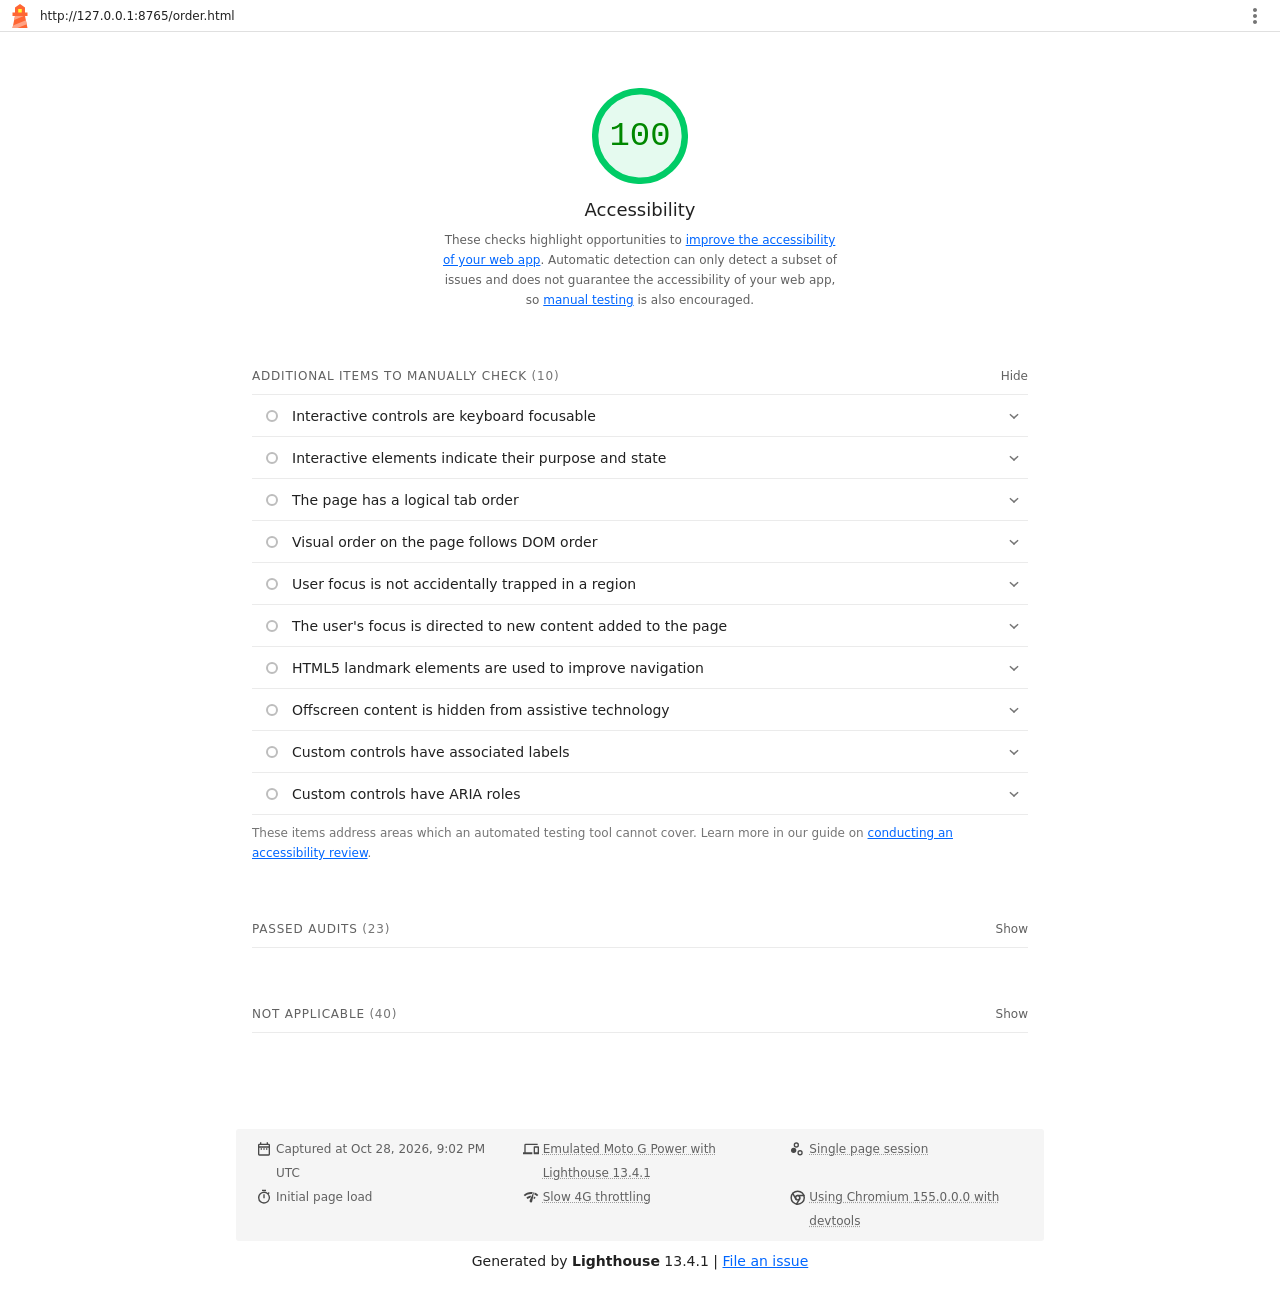
<file: lighthouse/order-accessibility.html>
<!--
@license
Copyright 2018 Google LLC
SPDX-License-Identifier: Apache-2.0
-->
<!doctype html>
<html lang="en">
<head>
  <meta charset="utf-8">
  <meta name="viewport" content="width=device-width, initial-scale=1, minimum-scale=1">
  <link rel="icon" href='data:image/svg+xml;utf8,<svg fill="none" xmlns="http://www.w3.org/2000/svg" viewBox="0 0 48 48"><path d="m14 7 10-7 10 7v10h5v7h-5l5 24H9l5-24H9v-7h5V7Z" fill="%23F63"/><path d="M31.561 24H14l-1.689 8.105L31.561 24ZM18.983 48H9l1.022-4.907L35.723 32.27l1.663 7.98L18.983 48Z" fill="%23FFA385"/><path fill="%23FF3" d="M20.5 10h7v7h-7z"/></svg>'>
  <title>Lighthouse Report</title>
  <style>body {margin: 0}</style>
</head>
<body>
  <noscript>Lighthouse report requires JavaScript. Please enable.</noscript>

  <div id="lh-log"></div>

  <script>window.__LIGHTHOUSE_JSON__ = {"lighthouseVersion":"13.4.1","requestedUrl":"http://127.0.0.1:8765/order.html","mainDocumentUrl":"http://127.0.0.1:8765/order.html","finalDisplayedUrl":"http://127.0.0.1:8765/order.html","finalUrl":"http://127.0.0.1:8765/order.html","fetchTime":"2026-10-28T21:02:58.153Z","gatherMode":"navigation","runWarnings":[],"userAgent":"Mozilla/5.0 (Macintosh; Intel Mac OS X 10_15_7) AppleWebKit/537.36 (KHTML, like Gecko) Chrome/155.0.0.0 Safari/537.36","environment":{"networkUserAgent":"Mozilla/5.0 (Linux; Android 11; moto g power (2022)) AppleWebKit/537.36 (KHTML, like Gecko) Chrome/155.0.0.0 Mobile Safari/537.36","hostUserAgent":"Mozilla/5.0 (Macintosh; Intel Mac OS X 10_15_7) AppleWebKit/537.36 (KHTML, like Gecko) Chrome/155.0.0.0 Safari/537.36","benchmarkIndex":4088.5,"credits":{"axe-core":"4.12.1"}},"audits":{"accesskeys":{"id":"accesskeys","title":"`[accesskey]` values are unique","description":"Access keys let users quickly focus a part of the page. For proper navigation, each access key must be unique. [Learn more about access keys](https://dequeuniversity.com/rules/axe/4.12/accesskeys).","score":null,"scoreDisplayMode":"notApplicable"},"aria-allowed-attr":{"id":"aria-allowed-attr","title":"`[aria-*]` attributes match their roles","description":"Each ARIA `role` supports a specific subset of `aria-*` attributes. Mismatching these invalidates the `aria-*` attributes. [Learn how to match ARIA attributes to their roles](https://dequeuniversity.com/rules/axe/4.12/aria-allowed-attr).","score":1,"scoreDisplayMode":"binary","details":{"type":"table","headings":[{"key":"node","valueType":"node","subItemsHeading":{"key":"relatedNode","valueType":"node"},"label":"Failing Elements"}],"items":[]}},"aria-allowed-role":{"id":"aria-allowed-role","title":"Uses ARIA roles only on compatible elements","description":"Many HTML elements can only be assigned certain ARIA roles. Using ARIA roles where they are not allowed can interfere with the accessibility of the web page. [Learn more about ARIA roles](https://dequeuniversity.com/rules/axe/4.12/aria-allowed-role).","score":null,"scoreDisplayMode":"notApplicable"},"aria-command-name":{"id":"aria-command-name","title":"`button`, `link`, and `menuitem` elements have accessible names","description":"When an element doesn't have an accessible name, screen readers announce it with a generic name, making it unusable for users who rely on screen readers. [Learn how to make command elements more accessible](https://dequeuniversity.com/rules/axe/4.12/aria-command-name).","score":null,"scoreDisplayMode":"notApplicable"},"aria-conditional-attr":{"id":"aria-conditional-attr","title":"ARIA attributes are used as specified for the element's role","description":"Some ARIA attributes are only allowed on an element under certain conditions. [Learn more about conditional ARIA attributes](https://dequeuniversity.com/rules/axe/4.12/aria-conditional-attr).","score":1,"scoreDisplayMode":"binary","details":{"type":"table","headings":[{"key":"node","valueType":"node","subItemsHeading":{"key":"relatedNode","valueType":"node"},"label":"Failing Elements"}],"items":[]}},"aria-deprecated-role":{"id":"aria-deprecated-role","title":"Deprecated ARIA roles were not used","description":"Deprecated ARIA roles may not be processed correctly by assistive technology. [Learn more about deprecated ARIA roles](https://dequeuniversity.com/rules/axe/4.12/aria-deprecated-role).","score":null,"scoreDisplayMode":"notApplicable"},"aria-dialog-name":{"id":"aria-dialog-name","title":"Elements with `role=\"dialog\"` or `role=\"alertdialog\"` have accessible names.","description":"ARIA dialog elements without accessible names may prevent screen readers users from discerning the purpose of these elements. [Learn how to make ARIA dialog elements more accessible](https://dequeuniversity.com/rules/axe/4.12/aria-dialog-name).","score":null,"scoreDisplayMode":"notApplicable"},"aria-hidden-body":{"id":"aria-hidden-body","title":"`[aria-hidden=\"true\"]` is not present on the document `\u003cbody>`","description":"Assistive technologies, like screen readers, work inconsistently when `aria-hidden=\"true\"` is set on the document `\u003cbody>`. [Learn how `aria-hidden` affects the document body](https://dequeuniversity.com/rules/axe/4.12/aria-hidden-body).","score":1,"scoreDisplayMode":"binary","details":{"type":"table","headings":[{"key":"node","valueType":"node","subItemsHeading":{"key":"relatedNode","valueType":"node"},"label":"Failing Elements"}],"items":[]}},"aria-hidden-focus":{"id":"aria-hidden-focus","title":"`[aria-hidden=\"true\"]` elements do not contain focusable descendents","description":"Focusable descendents within an `[aria-hidden=\"true\"]` element prevent those interactive elements from being available to users of assistive technologies like screen readers. [Learn how `aria-hidden` affects focusable elements](https://dequeuniversity.com/rules/axe/4.12/aria-hidden-focus).","score":null,"scoreDisplayMode":"notApplicable"},"aria-input-field-name":{"id":"aria-input-field-name","title":"ARIA input fields have accessible names","description":"When an input field doesn't have an accessible name, screen readers announce it with a generic name, making it unusable for users who rely on screen readers. [Learn more about input field labels](https://dequeuniversity.com/rules/axe/4.12/aria-input-field-name).","score":null,"scoreDisplayMode":"notApplicable"},"aria-meter-name":{"id":"aria-meter-name","title":"ARIA `meter` elements have accessible names","description":"When a meter element doesn't have an accessible name, screen readers announce it with a generic name, making it unusable for users who rely on screen readers. [Learn how to name `meter` elements](https://dequeuniversity.com/rules/axe/4.12/aria-meter-name).","score":null,"scoreDisplayMode":"notApplicable"},"aria-progressbar-name":{"id":"aria-progressbar-name","title":"ARIA `progressbar` elements have accessible names","description":"When a `progressbar` element doesn't have an accessible name, screen readers announce it with a generic name, making it unusable for users who rely on screen readers. [Learn how to label `progressbar` elements](https://dequeuniversity.com/rules/axe/4.12/aria-progressbar-name).","score":null,"scoreDisplayMode":"notApplicable"},"aria-prohibited-attr":{"id":"aria-prohibited-attr","title":"Elements use only permitted ARIA attributes","description":"Using ARIA attributes in roles where they are prohibited can mean that important information is not communicated to users of assistive technologies. [Learn more about prohibited ARIA roles](https://dequeuniversity.com/rules/axe/4.12/aria-prohibited-attr).","score":1,"scoreDisplayMode":"binary","details":{"type":"table","headings":[{"key":"node","valueType":"node","subItemsHeading":{"key":"relatedNode","valueType":"node"},"label":"Failing Elements"}],"items":[]}},"aria-required-attr":{"id":"aria-required-attr","title":"`[role]`s have all required `[aria-*]` attributes","description":"Some ARIA roles have required attributes that describe the state of the element to screen readers. [Learn more about roles and required attributes](https://dequeuniversity.com/rules/axe/4.12/aria-required-attr).","score":null,"scoreDisplayMode":"notApplicable"},"aria-required-children":{"id":"aria-required-children","title":"Elements with an ARIA `[role]` that require children to contain a specific `[role]` have all required children.","description":"Some ARIA parent roles must contain specific child roles to perform their intended accessibility functions. [Learn more about roles and required children elements](https://dequeuniversity.com/rules/axe/4.12/aria-required-children).","score":null,"scoreDisplayMode":"notApplicable"},"aria-required-parent":{"id":"aria-required-parent","title":"`[role]`s are contained by their required parent element","description":"Some ARIA child roles must be contained by specific parent roles to properly perform their intended accessibility functions. [Learn more about ARIA roles and required parent element](https://dequeuniversity.com/rules/axe/4.12/aria-required-parent).","score":null,"scoreDisplayMode":"notApplicable"},"aria-roles":{"id":"aria-roles","title":"`[role]` values are valid","description":"ARIA roles must have valid values in order to perform their intended accessibility functions. [Learn more about valid ARIA roles](https://dequeuniversity.com/rules/axe/4.12/aria-roles).","score":null,"scoreDisplayMode":"notApplicable"},"aria-text":{"id":"aria-text","title":"Elements with the `role=text` attribute do not have focusable descendents.","description":"Adding `role=text` around a text node split by markup enables VoiceOver to treat it as one phrase, but the element's focusable descendents will not be announced. [Learn more about the `role=text` attribute](https://dequeuniversity.com/rules/axe/4.12/aria-text).","score":null,"scoreDisplayMode":"notApplicable"},"aria-toggle-field-name":{"id":"aria-toggle-field-name","title":"ARIA toggle fields have accessible names","description":"When a toggle field doesn't have an accessible name, screen readers announce it with a generic name, making it unusable for users who rely on screen readers. [Learn more about toggle fields](https://dequeuniversity.com/rules/axe/4.12/aria-toggle-field-name).","score":null,"scoreDisplayMode":"notApplicable"},"aria-tooltip-name":{"id":"aria-tooltip-name","title":"ARIA `tooltip` elements have accessible names","description":"When a tooltip element doesn't have an accessible name, screen readers announce it with a generic name, making it unusable for users who rely on screen readers. [Learn how to name `tooltip` elements](https://dequeuniversity.com/rules/axe/4.12/aria-tooltip-name).","score":null,"scoreDisplayMode":"notApplicable"},"aria-treeitem-name":{"id":"aria-treeitem-name","title":"ARIA `treeitem` elements have accessible names","description":"When a `treeitem` element doesn't have an accessible name, screen readers announce it with a generic name, making it unusable for users who rely on screen readers. [Learn more about labeling `treeitem` elements](https://dequeuniversity.com/rules/axe/4.12/aria-treeitem-name).","score":null,"scoreDisplayMode":"notApplicable"},"aria-valid-attr-value":{"id":"aria-valid-attr-value","title":"`[aria-*]` attributes have valid values","description":"Assistive technologies, like screen readers, can't interpret ARIA attributes with invalid values. [Learn more about valid values for ARIA attributes](https://dequeuniversity.com/rules/axe/4.12/aria-valid-attr-value).","score":1,"scoreDisplayMode":"binary","details":{"type":"table","headings":[{"key":"node","valueType":"node","subItemsHeading":{"key":"relatedNode","valueType":"node"},"label":"Failing Elements"}],"items":[]}},"aria-valid-attr":{"id":"aria-valid-attr","title":"`[aria-*]` attributes are valid and not misspelled","description":"Assistive technologies, like screen readers, can't interpret ARIA attributes with invalid names. [Learn more about valid ARIA attributes](https://dequeuniversity.com/rules/axe/4.12/aria-valid-attr).","score":1,"scoreDisplayMode":"binary","details":{"type":"table","headings":[{"key":"node","valueType":"node","subItemsHeading":{"key":"relatedNode","valueType":"node"},"label":"Failing Elements"}],"items":[]}},"button-name":{"id":"button-name","title":"Buttons have an accessible name","description":"When a button doesn't have an accessible name, screen readers announce it as \"button\", making it unusable for users who rely on screen readers. [Learn how to make buttons more accessible](https://dequeuniversity.com/rules/axe/4.12/button-name).","score":1,"scoreDisplayMode":"binary","details":{"type":"table","headings":[{"key":"node","valueType":"node","subItemsHeading":{"key":"relatedNode","valueType":"node"},"label":"Failing Elements"}],"items":[]}},"bypass":{"id":"bypass","title":"The page contains a heading, skip link, or landmark region","description":"Adding ways to bypass repetitive content lets keyboard users navigate the page more efficiently. [Learn more about bypass blocks](https://dequeuniversity.com/rules/axe/4.12/bypass).","score":null,"scoreDisplayMode":"notApplicable"},"color-contrast":{"id":"color-contrast","title":"Background and foreground colors have a sufficient contrast ratio","description":"Low-contrast text is difficult or impossible for many users to read. [Learn how to provide sufficient color contrast](https://dequeuniversity.com/rules/axe/4.12/color-contrast).","score":1,"scoreDisplayMode":"binary","details":{"type":"table","headings":[{"key":"node","valueType":"node","subItemsHeading":{"key":"relatedNode","valueType":"node"},"label":"Failing Elements"}],"items":[]}},"definition-list":{"id":"definition-list","title":"`\u003cdl>`'s contain only properly-ordered `\u003cdt>` and `\u003cdd>` groups, `\u003cscript>`, `\u003ctemplate>` or `\u003cdiv>` elements.","description":"When definition lists are not properly marked up, screen readers may produce confusing or inaccurate output. [Learn how to structure definition lists correctly](https://dequeuniversity.com/rules/axe/4.12/definition-list).","score":null,"scoreDisplayMode":"notApplicable"},"dlitem":{"id":"dlitem","title":"Definition list items are wrapped in `\u003cdl>` elements","description":"Definition list items (`\u003cdt>` and `\u003cdd>`) must be wrapped in a parent `\u003cdl>` element to ensure that screen readers can properly announce them. [Learn how to structure definition lists correctly](https://dequeuniversity.com/rules/axe/4.12/dlitem).","score":null,"scoreDisplayMode":"notApplicable"},"document-title":{"id":"document-title","title":"Document has a `\u003ctitle>` element","description":"The title gives screen reader users an overview of the page, and search engine users rely on it heavily to determine if a page is relevant to their search. [Learn more about document titles](https://dequeuniversity.com/rules/axe/4.12/document-title).","score":1,"scoreDisplayMode":"binary","details":{"type":"table","headings":[{"key":"node","valueType":"node","subItemsHeading":{"key":"relatedNode","valueType":"node"},"label":"Failing Elements"}],"items":[]}},"duplicate-id-aria":{"id":"duplicate-id-aria","title":"ARIA IDs are unique","description":"The value of an ARIA ID must be unique to prevent other instances from being overlooked by assistive technologies. [Learn how to fix duplicate ARIA IDs](https://dequeuniversity.com/rules/axe/4.12/duplicate-id-aria).","score":null,"scoreDisplayMode":"notApplicable"},"empty-heading":{"id":"empty-heading","title":"All heading elements contain content.","description":"A heading with no content or inaccessible text prevent screen reader users from accessing information on the page's structure. [Learn more about headings](https://dequeuniversity.com/rules/axe/4.12/empty-heading).","score":null,"scoreDisplayMode":"notApplicable"},"form-field-multiple-labels":{"id":"form-field-multiple-labels","title":"No form fields have multiple labels","description":"Form fields with multiple labels can be confusingly announced by assistive technologies like screen readers which use either the first, the last, or all of the labels. [Learn how to use form labels](https://dequeuniversity.com/rules/axe/4.12/form-field-multiple-labels).","score":null,"scoreDisplayMode":"notApplicable"},"frame-title":{"id":"frame-title","title":"`\u003cframe>` or `\u003ciframe>` elements have a title","description":"Screen reader users rely on frame titles to describe the contents of frames. [Learn more about frame titles](https://dequeuniversity.com/rules/axe/4.12/frame-title).","score":null,"scoreDisplayMode":"notApplicable"},"heading-order":{"id":"heading-order","title":"Heading elements appear in a sequentially-descending order","description":"Properly ordered headings that do not skip levels convey the semantic structure of the page, making it easier to navigate and understand when using assistive technologies. [Learn more about heading order](https://dequeuniversity.com/rules/axe/4.12/heading-order).","score":1,"scoreDisplayMode":"binary","details":{"type":"table","headings":[{"key":"node","valueType":"node","subItemsHeading":{"key":"relatedNode","valueType":"node"},"label":"Failing Elements"}],"items":[]}},"html-has-lang":{"id":"html-has-lang","title":"`\u003chtml>` element has a `[lang]` attribute","description":"If a page doesn't specify a `lang` attribute, a screen reader assumes that the page is in the default language that the user chose when setting up the screen reader. If the page isn't actually in the default language, then the screen reader might not announce the page's text correctly. [Learn more about the `lang` attribute](https://dequeuniversity.com/rules/axe/4.12/html-has-lang).","score":1,"scoreDisplayMode":"binary","details":{"type":"table","headings":[{"key":"node","valueType":"node","subItemsHeading":{"key":"relatedNode","valueType":"node"},"label":"Failing Elements"}],"items":[]}},"html-lang-valid":{"id":"html-lang-valid","title":"`\u003chtml>` element has a valid value for its `[lang]` attribute","description":"Specifying a valid [BCP 47 language](https://www.w3.org/International/questions/qa-choosing-language-tags#question) helps screen readers announce text properly. [Learn how to use the `lang` attribute](https://dequeuniversity.com/rules/axe/4.12/html-lang-valid).","score":1,"scoreDisplayMode":"binary","details":{"type":"table","headings":[{"key":"node","valueType":"node","subItemsHeading":{"key":"relatedNode","valueType":"node"},"label":"Failing Elements"}],"items":[]}},"html-xml-lang-mismatch":{"id":"html-xml-lang-mismatch","title":"`\u003chtml>` element has an `[xml:lang]` attribute with the same base language as the `[lang]` attribute.","description":"If the webpage does not specify a consistent language, then the screen reader might not announce the page's text correctly. [Learn more about the `lang` attribute](https://dequeuniversity.com/rules/axe/4.12/html-xml-lang-mismatch).","score":null,"scoreDisplayMode":"notApplicable"},"identical-links-same-purpose":{"id":"identical-links-same-purpose","title":"Identical links have the same purpose.","description":"Links with the same destination should have the same description, to help users understand the link's purpose and decide whether to follow it. [Learn more about identical links](https://dequeuniversity.com/rules/axe/4.12/identical-links-same-purpose).","score":null,"scoreDisplayMode":"notApplicable"},"image-alt":{"id":"image-alt","title":"Image elements have `[alt]` attributes","description":"Informative elements should aim for short, descriptive alternate text. Decorative elements can be ignored with an empty alt attribute. [Learn more about the `alt` attribute](https://dequeuniversity.com/rules/axe/4.12/image-alt).","score":null,"scoreDisplayMode":"notApplicable"},"image-redundant-alt":{"id":"image-redundant-alt","title":"Image elements do not have `[alt]` attributes that are redundant text.","description":"Informative elements should aim for short, descriptive alternative text. Alternative text that is exactly the same as the text adjacent to the link or image is potentially confusing for screen reader users, because the text will be read twice. [Learn more about the `alt` attribute](https://dequeuniversity.com/rules/axe/4.12/image-redundant-alt).","score":null,"scoreDisplayMode":"notApplicable"},"input-button-name":{"id":"input-button-name","title":"Input buttons have discernible text.","description":"Adding discernable and accessible text to input buttons may help screen reader users understand the purpose of the input button. [Learn more about input buttons](https://dequeuniversity.com/rules/axe/4.12/input-button-name).","score":null,"scoreDisplayMode":"notApplicable"},"input-image-alt":{"id":"input-image-alt","title":"`\u003cinput type=\"image\">` elements have `[alt]` text","description":"When an image is being used as an `\u003cinput>` button, providing alternative text can help screen reader users understand the purpose of the button. [Learn about input image alt text](https://dequeuniversity.com/rules/axe/4.12/input-image-alt).","score":null,"scoreDisplayMode":"notApplicable"},"label-content-name-mismatch":{"id":"label-content-name-mismatch","title":"Elements with visible text labels have matching accessible names.","description":"Visible text labels that do not match the accessible name can result in a confusing experience for screen reader users. [Learn more about accessible names](https://dequeuniversity.com/rules/axe/4.12/label-content-name-mismatch).","score":1,"scoreDisplayMode":"binary","details":{"type":"table","headings":[{"key":"node","valueType":"node","subItemsHeading":{"key":"relatedNode","valueType":"node"},"label":"Failing Elements"}],"items":[]}},"label":{"id":"label","title":"Form elements have associated labels","description":"Labels ensure that form controls are announced properly by assistive technologies, like screen readers. [Learn more about form element labels](https://dequeuniversity.com/rules/axe/4.12/label).","score":1,"scoreDisplayMode":"binary","details":{"type":"table","headings":[{"key":"node","valueType":"node","subItemsHeading":{"key":"relatedNode","valueType":"node"},"label":"Failing Elements"}],"items":[]}},"landmark-one-main":{"id":"landmark-one-main","title":"Document has a main landmark.","description":"One main landmark helps screen reader users navigate a web page. [Learn more about landmarks](https://dequeuniversity.com/rules/axe/4.12/landmark-one-main).","score":1,"scoreDisplayMode":"binary","details":{"type":"table","headings":[{"key":"node","valueType":"node","subItemsHeading":{"key":"relatedNode","valueType":"node"},"label":"Failing Elements"}],"items":[]}},"link-name":{"id":"link-name","title":"Links have a discernible name","description":"Link text (and alternate text for images, when used as links) that is discernible, unique, and focusable improves the navigation experience for screen reader users. [Learn how to make links accessible](https://dequeuniversity.com/rules/axe/4.12/link-name).","score":1,"scoreDisplayMode":"binary","details":{"type":"table","headings":[{"key":"node","valueType":"node","subItemsHeading":{"key":"relatedNode","valueType":"node"},"label":"Failing Elements"}],"items":[]}},"link-in-text-block":{"id":"link-in-text-block","title":"Links are distinguishable without relying on color.","description":"Low-contrast text is difficult or impossible for many users to read. Link text that is discernible improves the experience for users with low vision. [Learn how to make links distinguishable](https://dequeuniversity.com/rules/axe/4.12/link-in-text-block).","score":null,"scoreDisplayMode":"notApplicable"},"list":{"id":"list","title":"Lists contain only `\u003cli>` elements and script supporting elements (`\u003cscript>` and `\u003ctemplate>`).","description":"Screen readers have a specific way of announcing lists. Ensuring proper list structure aids screen reader output. [Learn more about proper list structure](https://dequeuniversity.com/rules/axe/4.12/list).","score":1,"scoreDisplayMode":"binary","details":{"type":"table","headings":[{"key":"node","valueType":"node","subItemsHeading":{"key":"relatedNode","valueType":"node"},"label":"Failing Elements"}],"items":[]}},"listitem":{"id":"listitem","title":"List items (`\u003cli>`) are contained within `\u003cul>`, `\u003col>` or `\u003cmenu>` parent elements","description":"Screen readers require list items (`\u003cli>`) to be contained within a parent `\u003cul>`, `\u003col>` or `\u003cmenu>` to be announced properly. [Learn more about proper list structure](https://dequeuniversity.com/rules/axe/4.12/listitem).","score":1,"scoreDisplayMode":"binary","details":{"type":"table","headings":[{"key":"node","valueType":"node","subItemsHeading":{"key":"relatedNode","valueType":"node"},"label":"Failing Elements"}],"items":[]}},"meta-refresh":{"id":"meta-refresh","title":"The document does not use `\u003cmeta http-equiv=\"refresh\">`","description":"Users do not expect a page to refresh automatically, and doing so will move focus back to the top of the page. This may create a frustrating or confusing experience. [Learn more about the refresh meta tag](https://dequeuniversity.com/rules/axe/4.12/meta-refresh).","score":null,"scoreDisplayMode":"notApplicable"},"meta-viewport":{"id":"meta-viewport","title":"`[user-scalable=\"no\"]` is not used in the `\u003cmeta name=\"viewport\">` element and the `[maximum-scale]` attribute is not less than 5.","description":"Disabling zooming is problematic for users with low vision who rely on screen magnification to properly see the contents of a web page. [Learn more about the viewport meta tag](https://dequeuniversity.com/rules/axe/4.12/meta-viewport).","score":1,"scoreDisplayMode":"binary","details":{"type":"table","headings":[{"key":"node","valueType":"node","subItemsHeading":{"key":"relatedNode","valueType":"node"},"label":"Failing Elements"}],"items":[]}},"object-alt":{"id":"object-alt","title":"`\u003cobject>` elements have alternate text","description":"Screen readers cannot translate non-text content. Adding alternate text to `\u003cobject>` elements helps screen readers convey meaning to users. [Learn more about alt text for `object` elements](https://dequeuniversity.com/rules/axe/4.12/object-alt).","score":null,"scoreDisplayMode":"notApplicable"},"select-name":{"id":"select-name","title":"Select elements have associated label elements.","description":"Form elements without effective labels can create frustrating experiences for screen reader users. [Learn more about the `select` element](https://dequeuniversity.com/rules/axe/4.12/select-name).","score":1,"scoreDisplayMode":"binary","details":{"type":"table","headings":[{"key":"node","valueType":"node","subItemsHeading":{"key":"relatedNode","valueType":"node"},"label":"Failing Elements"}],"items":[]}},"skip-link":{"id":"skip-link","title":"Skip links are focusable.","description":"Including a skip link can help users skip to the main content to save time. [Learn more about skip links](https://dequeuniversity.com/rules/axe/4.12/skip-link).","score":1,"scoreDisplayMode":"binary","details":{"type":"table","headings":[{"key":"node","valueType":"node","subItemsHeading":{"key":"relatedNode","valueType":"node"},"label":"Failing Elements"}],"items":[]}},"tabindex":{"id":"tabindex","title":"No element has a `[tabindex]` value greater than 0","description":"A value greater than 0 implies an explicit navigation ordering. Although technically valid, this often creates frustrating experiences for users who rely on assistive technologies. [Learn more about the `tabindex` attribute](https://dequeuniversity.com/rules/axe/4.12/tabindex).","score":1,"scoreDisplayMode":"binary","details":{"type":"table","headings":[{"key":"node","valueType":"node","subItemsHeading":{"key":"relatedNode","valueType":"node"},"label":"Failing Elements"}],"items":[]}},"table-duplicate-name":{"id":"table-duplicate-name","title":"Tables have different content in the summary attribute and `\u003ccaption>`.","description":"The summary attribute should describe the table structure, while `\u003ccaption>` should have the onscreen title. Accurate table mark-up helps users of screen readers. [Learn more about summary and caption](https://dequeuniversity.com/rules/axe/4.12/table-duplicate-name).","score":null,"scoreDisplayMode":"notApplicable"},"table-fake-caption":{"id":"table-fake-caption","title":"Tables use `\u003ccaption>` instead of cells with the `[colspan]` attribute to indicate a caption.","description":"Screen readers have features to make navigating tables easier. Ensuring that tables use the actual caption element instead of cells with the `[colspan]` attribute may improve the experience for screen reader users. [Learn more about captions](https://dequeuniversity.com/rules/axe/4.12/table-fake-caption).","score":null,"scoreDisplayMode":"notApplicable"},"target-size":{"id":"target-size","title":"Touch targets have sufficient size and spacing.","description":"Touch targets with sufficient size and spacing help users who may have difficulty targeting small controls to activate the targets. [Learn more about touch targets](https://dequeuniversity.com/rules/axe/4.12/target-size).","score":1,"scoreDisplayMode":"binary","details":{"type":"table","headings":[{"key":"node","valueType":"node","subItemsHeading":{"key":"relatedNode","valueType":"node"},"label":"Failing Elements"}],"items":[]}},"td-has-header":{"id":"td-has-header","title":"`\u003ctd>` elements in a large `\u003ctable>` have one or more table headers.","description":"Screen readers have features to make navigating tables easier. Ensuring that `\u003ctd>` elements in a large table (3 or more cells in width and height) have an associated table header may improve the experience for screen reader users. [Learn more about table headers](https://dequeuniversity.com/rules/axe/4.12/td-has-header).","score":null,"scoreDisplayMode":"notApplicable"},"td-headers-attr":{"id":"td-headers-attr","title":"Cells in a `\u003ctable>` element that use the `[headers]` attribute refer to table cells within the same table.","description":"Screen readers have features to make navigating tables easier. Ensuring `\u003ctd>` cells using the `[headers]` attribute only refer to other cells in the same table may improve the experience for screen reader users. [Learn more about the `headers` attribute](https://dequeuniversity.com/rules/axe/4.12/td-headers-attr).","score":null,"scoreDisplayMode":"notApplicable"},"th-has-data-cells":{"id":"th-has-data-cells","title":"`\u003cth>` elements and elements with `[role=\"columnheader\"/\"rowheader\"]` have data cells they describe.","description":"Screen readers have features to make navigating tables easier. Ensuring table headers always refer to some set of cells may improve the experience for screen reader users. [Learn more about table headers](https://dequeuniversity.com/rules/axe/4.12/th-has-data-cells).","score":null,"scoreDisplayMode":"notApplicable"},"valid-lang":{"id":"valid-lang","title":"`[lang]` attributes have a valid value","description":"Specifying a valid [BCP 47 language](https://www.w3.org/International/questions/qa-choosing-language-tags#question) on elements helps ensure that text is pronounced correctly by a screen reader. [Learn how to use the `lang` attribute](https://dequeuniversity.com/rules/axe/4.12/valid-lang).","score":null,"scoreDisplayMode":"notApplicable"},"video-caption":{"id":"video-caption","title":"`\u003cvideo>` elements contain a `\u003ctrack>` element with `[kind=\"captions\"]`","description":"When a video provides a caption it is easier for deaf and hearing impaired users to access its information. [Learn more about video captions](https://dequeuniversity.com/rules/axe/4.12/video-caption).","score":null,"scoreDisplayMode":"notApplicable"},"custom-controls-labels":{"id":"custom-controls-labels","title":"Custom controls have associated labels","description":"Custom interactive controls have associated labels, provided by aria-label or aria-labelledby. [Learn more about custom controls and labels](https://developer.chrome.com/docs/lighthouse/accessibility/custom-controls-labels/).","score":null,"scoreDisplayMode":"manual"},"custom-controls-roles":{"id":"custom-controls-roles","title":"Custom controls have ARIA roles","description":"Custom interactive controls have appropriate ARIA roles. [Learn how to add roles to custom controls](https://developer.chrome.com/docs/lighthouse/accessibility/custom-control-roles/).","score":null,"scoreDisplayMode":"manual"},"focus-traps":{"id":"focus-traps","title":"User focus is not accidentally trapped in a region","description":"A user can tab into and out of any control or region without accidentally trapping their focus. [Learn how to avoid focus traps](https://developer.chrome.com/docs/lighthouse/accessibility/focus-traps/).","score":null,"scoreDisplayMode":"manual"},"focusable-controls":{"id":"focusable-controls","title":"Interactive controls are keyboard focusable","description":"Custom interactive controls are keyboard focusable and display a focus indicator. [Learn how to make custom controls focusable](https://developer.chrome.com/docs/lighthouse/accessibility/focusable-controls/).","score":null,"scoreDisplayMode":"manual"},"interactive-element-affordance":{"id":"interactive-element-affordance","title":"Interactive elements indicate their purpose and state","description":"Interactive elements, such as links and buttons, should indicate their state and be distinguishable from non-interactive elements. [Learn how to decorate interactive elements with affordance hints](https://developer.chrome.com/docs/lighthouse/accessibility/interactive-element-affordance/).","score":null,"scoreDisplayMode":"manual"},"logical-tab-order":{"id":"logical-tab-order","title":"The page has a logical tab order","description":"Tabbing through the page follows the visual layout. Users cannot focus elements that are offscreen. [Learn more about logical tab ordering](https://developer.chrome.com/docs/lighthouse/accessibility/logical-tab-order/).","score":null,"scoreDisplayMode":"manual"},"managed-focus":{"id":"managed-focus","title":"The user's focus is directed to new content added to the page","description":"If new content, such as a dialog, is added to the page, the user's focus is directed to it. [Learn how to direct focus to new content](https://developer.chrome.com/docs/lighthouse/accessibility/managed-focus/).","score":null,"scoreDisplayMode":"manual"},"offscreen-content-hidden":{"id":"offscreen-content-hidden","title":"Offscreen content is hidden from assistive technology","description":"Offscreen content is hidden with display: none or aria-hidden=true. [Learn how to properly hide offscreen content](https://developer.chrome.com/docs/lighthouse/accessibility/offscreen-content-hidden/).","score":null,"scoreDisplayMode":"manual"},"use-landmarks":{"id":"use-landmarks","title":"HTML5 landmark elements are used to improve navigation","description":"Landmark elements (`\u003cmain>`, `\u003cnav>`, etc.) are used to improve the keyboard navigation of the page for assistive technology. [Learn more about landmark elements](https://developer.chrome.com/docs/lighthouse/accessibility/use-landmarks/).","score":null,"scoreDisplayMode":"manual"},"visual-order-follows-dom":{"id":"visual-order-follows-dom","title":"Visual order on the page follows DOM order","description":"DOM order matches the visual order, improving navigation for assistive technology. [Learn more about DOM and visual ordering](https://developer.chrome.com/docs/lighthouse/accessibility/visual-order-follows-dom/).","score":null,"scoreDisplayMode":"manual"},"autocomplete-valid":{"id":"autocomplete-valid","title":"`autocomplete` attributes are used correctly","description":"The `autocomplete` attribute values must be valid and correctly applied for screen readers to function correctly. [Learn more about valid autocomplete values](https://dequeuniversity.com/rules/axe/4.12/autocomplete-valid).","score":1,"scoreDisplayMode":"binary","details":{"type":"table","headings":[{"key":"node","valueType":"node","subItemsHeading":{"key":"relatedNode","valueType":"node"},"label":"Failing Elements"}],"items":[]}},"presentation-role-conflict":{"id":"presentation-role-conflict","title":"Elements with `role=\"none\"` or `role=\"presentation\"` do not have conflicts","description":"There are certain cases where the semantic role of an element with `role=\"none\"` or `role=\"presentation\"` does not resolve to none or presentation. To ensure the element remains removed from the accessibility tree, you should not add any global ARIA attributes to the element or make it focusable. [Learn more about presentation role conflict](https://dequeuniversity.com/rules/axe/4.12/presentation-role-conflict).","score":null,"scoreDisplayMode":"notApplicable"},"svg-img-alt":{"id":"svg-img-alt","title":"SVG elements with an `img` role have an accessible text alternative","description":"Ensures SVG elements with an `img`, `graphics-document` or `graphics-symbol` role have an accessible text alternative. [Learn more about SVG alt text](https://dequeuniversity.com/rules/axe/4.12/svg-img-alt).","score":null,"scoreDisplayMode":"notApplicable"}},"configSettings":{"output":"json","maxWaitForFcp":30000,"maxWaitForLoad":45000,"pauseAfterFcpMs":1000,"pauseAfterLoadMs":1000,"networkQuietThresholdMs":1000,"cpuQuietThresholdMs":1000,"formFactor":"mobile","throttling":{"rttMs":150,"throughputKbps":1638.4,"requestLatencyMs":562.5,"downloadThroughputKbps":1474.5600000000002,"uploadThroughputKbps":675,"cpuSlowdownMultiplier":4},"throttlingMethod":"simulate","screenEmulation":{"mobile":true,"width":412,"height":823,"deviceScaleFactor":1.75,"disabled":true},"emulatedUserAgent":"Mozilla/5.0 (Linux; Android 11; moto g power (2022)) AppleWebKit/537.36 (KHTML, like Gecko) Chrome/136.0.0.0 Mobile Safari/537.36","auditMode":false,"gatherMode":false,"clearStorageTypes":["file_systems","shader_cache","service_workers","cache_storage"],"disableStorageReset":false,"debugNavigation":false,"channel":"devtools","usePassiveGathering":false,"disableFullPageScreenshot":false,"skipAboutBlank":false,"blankPage":"about:blank","ignoreStatusCode":true,"locale":"en-US","blockedUrlPatterns":null,"additionalTraceCategories":"","extraHeaders":null,"precomputedLanternData":null,"onlyAudits":null,"onlyCategories":["accessibility"],"skipAudits":null},"categories":{"accessibility":{"title":"Accessibility","description":"These checks highlight opportunities to [improve the accessibility of your web app](https://developer.chrome.com/docs/lighthouse/accessibility/). Automatic detection can only detect a subset of issues and does not guarantee the accessibility of your web app, so [manual testing](https://web.dev/articles/how-to-review) is also encouraged.","manualDescription":"These items address areas which an automated testing tool cannot cover. Learn more in our guide on [conducting an accessibility review](https://web.dev/articles/how-to-review).","supportedModes":["navigation","snapshot"],"auditRefs":[{"id":"accesskeys","weight":0,"group":"a11y-navigation"},{"id":"aria-allowed-attr","weight":10,"group":"a11y-aria"},{"id":"aria-command-name","weight":0,"group":"a11y-aria"},{"id":"aria-conditional-attr","weight":7,"group":"a11y-aria"},{"id":"aria-deprecated-role","weight":0,"group":"a11y-aria"},{"id":"aria-dialog-name","weight":0,"group":"a11y-aria"},{"id":"aria-hidden-body","weight":10,"group":"a11y-aria"},{"id":"aria-hidden-focus","weight":0,"group":"a11y-aria"},{"id":"aria-input-field-name","weight":0,"group":"a11y-aria"},{"id":"aria-meter-name","weight":0,"group":"a11y-aria"},{"id":"aria-progressbar-name","weight":0,"group":"a11y-aria"},{"id":"aria-prohibited-attr","weight":7,"group":"a11y-aria"},{"id":"aria-required-attr","weight":0,"group":"a11y-aria"},{"id":"aria-required-children","weight":0,"group":"a11y-aria"},{"id":"aria-required-parent","weight":0,"group":"a11y-aria"},{"id":"aria-roles","weight":0,"group":"a11y-aria"},{"id":"aria-text","weight":0,"group":"a11y-aria"},{"id":"aria-toggle-field-name","weight":0,"group":"a11y-aria"},{"id":"aria-tooltip-name","weight":0,"group":"a11y-aria"},{"id":"aria-treeitem-name","weight":0,"group":"a11y-aria"},{"id":"aria-valid-attr-value","weight":10,"group":"a11y-aria"},{"id":"aria-valid-attr","weight":10,"group":"a11y-aria"},{"id":"button-name","weight":10,"group":"a11y-names-labels"},{"id":"bypass","weight":0,"group":"a11y-navigation"},{"id":"color-contrast","weight":7,"group":"a11y-color-contrast"},{"id":"definition-list","weight":0,"group":"a11y-tables-lists"},{"id":"dlitem","weight":0,"group":"a11y-tables-lists"},{"id":"document-title","weight":7,"group":"a11y-names-labels"},{"id":"duplicate-id-aria","weight":0,"group":"a11y-aria"},{"id":"form-field-multiple-labels","weight":0,"group":"a11y-names-labels"},{"id":"frame-title","weight":0,"group":"a11y-names-labels"},{"id":"heading-order","weight":3,"group":"a11y-navigation"},{"id":"html-has-lang","weight":7,"group":"a11y-language"},{"id":"html-lang-valid","weight":7,"group":"a11y-language"},{"id":"html-xml-lang-mismatch","weight":0,"group":"a11y-language"},{"id":"image-alt","weight":0,"group":"a11y-names-labels"},{"id":"input-button-name","weight":0,"group":"a11y-names-labels"},{"id":"input-image-alt","weight":0,"group":"a11y-names-labels"},{"id":"label","weight":10,"group":"a11y-names-labels"},{"id":"link-in-text-block","weight":0,"group":"a11y-color-contrast"},{"id":"link-name","weight":7,"group":"a11y-names-labels"},{"id":"list","weight":7,"group":"a11y-tables-lists"},{"id":"listitem","weight":7,"group":"a11y-tables-lists"},{"id":"meta-refresh","weight":0,"group":"a11y-best-practices"},{"id":"meta-viewport","weight":10,"group":"a11y-best-practices"},{"id":"object-alt","weight":0,"group":"a11y-names-labels"},{"id":"select-name","weight":10,"group":"a11y-names-labels"},{"id":"skip-link","weight":3,"group":"a11y-names-labels"},{"id":"tabindex","weight":7,"group":"a11y-navigation"},{"id":"target-size","weight":7,"group":"a11y-best-practices"},{"id":"td-headers-attr","weight":0,"group":"a11y-tables-lists"},{"id":"th-has-data-cells","weight":0,"group":"a11y-tables-lists"},{"id":"valid-lang","weight":0,"group":"a11y-language"},{"id":"video-caption","weight":0,"group":"a11y-audio-video"},{"id":"landmark-one-main","weight":3,"group":"a11y-best-practices"},{"id":"autocomplete-valid","weight":1,"group":"a11y-best-practices"},{"id":"presentation-role-conflict","weight":0,"group":"a11y-best-practices"},{"id":"svg-img-alt","weight":0,"group":"a11y-best-practices"},{"id":"focusable-controls","weight":0},{"id":"interactive-element-affordance","weight":0},{"id":"logical-tab-order","weight":0},{"id":"visual-order-follows-dom","weight":0},{"id":"focus-traps","weight":0},{"id":"managed-focus","weight":0},{"id":"use-landmarks","weight":0},{"id":"offscreen-content-hidden","weight":0},{"id":"custom-controls-labels","weight":0},{"id":"custom-controls-roles","weight":0},{"id":"table-duplicate-name","weight":0,"group":"a11y-best-practices"},{"id":"empty-heading","weight":0,"group":"a11y-best-practices"},{"id":"aria-allowed-role","weight":0,"group":"a11y-best-practices"},{"id":"image-redundant-alt","weight":0,"group":"a11y-names-labels"},{"id":"identical-links-same-purpose","weight":0,"group":"a11y-best-practices"},{"id":"label-content-name-mismatch","weight":0,"group":"hidden"},{"id":"table-fake-caption","weight":0,"group":"hidden"},{"id":"td-has-header","weight":0,"group":"hidden"}],"id":"accessibility","score":1}},"categoryGroups":{"metrics":{"title":"Metrics"},"insights":{"title":"Insights","description":"These insights are also available in the Chrome DevTools Performance Panel - [record a trace](https://developer.chrome.com/docs/devtools/performance/reference) to view more detailed information."},"diagnostics":{"title":"Diagnostics","description":"More information about the performance of your application. These numbers don't [directly affect](https://developer.chrome.com/docs/lighthouse/performance/performance-scoring/) the Performance score."},"a11y-best-practices":{"title":"Best practices","description":"These items highlight common accessibility best practices."},"a11y-color-contrast":{"title":"Contrast","description":"These are opportunities to improve the legibility of your content."},"a11y-names-labels":{"title":"Names and labels","description":"These are opportunities to improve the semantics of the controls in your application. This may enhance the experience for users of assistive technology, like a screen reader."},"a11y-navigation":{"title":"Navigation","description":"These are opportunities to improve keyboard navigation in your application."},"a11y-aria":{"title":"ARIA","description":"These are opportunities to improve the usage of ARIA in your application which may enhance the experience for users of assistive technology, like a screen reader."},"a11y-language":{"title":"Internationalization and localization","description":"These are opportunities to improve the interpretation of your content by users in different locales."},"a11y-audio-video":{"title":"Audio and video","description":"These are opportunities to provide alternative content for audio and video. This may improve the experience for users with hearing or vision impairments."},"a11y-tables-lists":{"title":"Tables and lists","description":"These are opportunities to improve the experience of reading tabular or list data using assistive technology, like a screen reader."},"seo-mobile":{"title":"Mobile Friendly","description":"Make sure your pages are mobile friendly so users don’t have to pinch or zoom in order to read the content pages. [Learn how to make pages mobile-friendly](https://developers.google.com/search/mobile-sites/)."},"seo-content":{"title":"Content Best Practices","description":"Format your HTML in a way that enables crawlers to better understand your app’s content."},"seo-crawl":{"title":"Crawling and Indexing","description":"To appear in search results, crawlers need access to your app."},"best-practices-trust-safety":{"title":"Trust and Safety"},"best-practices-ux":{"title":"User Experience"},"best-practices-browser-compat":{"title":"Browser Compatibility"},"best-practices-general":{"title":"General"},"webmcp":{"title":"WebMCP","description":"Audits validating WebMCP integration."},"agent-accessibility":{"title":"Agent Accessibility","description":"These audits highlight best practices for improving the accessibility of the website for AI agents."},"hidden":{"title":""}},"stackPacks":[],"entities":[{"name":"127.0.0.1","origins":["http://127.0.0.1:8765"],"isFirstParty":true,"isUnrecognized":true}],"fullPageScreenshot":{"screenshot":{"data":"[data-uri]","width":412,"height":1750},"nodes":{"1-0-H1":{"id":"","top":269,"bottom":301,"left":40,"right":372,"width":332,"height":32},"1-1-SECTION":{"id":"","top":245,"bottom":389,"left":16,"right":396,"width":380,"height":144}}},"timing":{"entries":[{"startTime":85.4,"name":"lh:config","duration":88.6,"entryType":"measure"},{"startTime":86.1,"name":"lh:config:resolveArtifactsToDefns","duration":0.5,"entryType":"measure"},{"startTime":174.2,"name":"lh:runner:gather","duration":4786.3,"entryType":"measure"},{"startTime":174.4,"name":"lh:driver:connect","duration":36.3,"entryType":"measure"},{"startTime":210.8,"name":"lh:driver:navigate","duration":63,"entryType":"measure"},{"startTime":274.1,"name":"lh:gather:getBenchmarkIndex","duration":1007.5,"entryType":"measure"},{"startTime":1281.7,"name":"lh:gather:getVersion","duration":0.4,"entryType":"measure"},{"startTime":1282.2,"name":"lh:gather:getDevicePixelRatio","duration":2.3,"entryType":"measure"},{"startTime":1284.5,"name":"lh:prepare:navigationMode","duration":31.4,"entryType":"measure"},{"startTime":1285.1,"name":"lh:gather:getVersion","duration":0.2,"entryType":"measure"},{"startTime":1290.8,"name":"lh:storage:clearDataForOrigin","duration":3.3,"entryType":"measure"},{"startTime":1294.1,"name":"lh:storage:clearBrowserCaches","duration":21.3,"entryType":"measure"},{"startTime":1315.5,"name":"lh:gather:prepareThrottlingAndNetwork","duration":0.4,"entryType":"measure"},{"startTime":1318.6,"name":"lh:driver:navigate","duration":2392.7,"entryType":"measure"},{"startTime":3713.5,"name":"lh:computed:NetworkRecords","duration":0.7,"entryType":"measure"},{"startTime":3714.5,"name":"lh:gather:getArtifact:DevtoolsLog","duration":0.1,"entryType":"measure"},{"startTime":3714.6,"name":"lh:gather:getArtifact:Accessibility","duration":127.2,"entryType":"measure"},{"startTime":3842.1,"name":"lh:gather:getArtifact:NetworkUserAgent","duration":0.2,"entryType":"measure"},{"startTime":3842.3,"name":"lh:gather:getArtifact:Stacks","duration":6.3,"entryType":"measure"},{"startTime":3842.5,"name":"lh:gather:collectStacks","duration":6.1,"entryType":"measure"},{"startTime":3848.6,"name":"lh:gather:getArtifact:FullPageScreenshot","duration":1110.9,"entryType":"measure"},{"startTime":4960.7,"name":"lh:runner:audit","duration":68.9,"entryType":"measure"},{"startTime":4960.8,"name":"lh:runner:auditing","duration":68.6,"entryType":"measure"},{"startTime":4961.5,"name":"lh:audit:accesskeys","duration":0.4,"entryType":"measure"},{"startTime":4962.1,"name":"lh:audit:aria-allowed-attr","duration":1.4,"entryType":"measure"},{"startTime":4963.6,"name":"lh:audit:aria-allowed-role","duration":1,"entryType":"measure"},{"startTime":4964.7,"name":"lh:audit:aria-command-name","duration":0.4,"entryType":"measure"},{"startTime":4965.1,"name":"lh:audit:aria-conditional-attr","duration":1.1,"entryType":"measure"},{"startTime":4966.3,"name":"lh:audit:aria-deprecated-role","duration":0.3,"entryType":"measure"},{"startTime":4966.6,"name":"lh:audit:aria-dialog-name","duration":0.4,"entryType":"measure"},{"startTime":4967.1,"name":"lh:audit:aria-hidden-body","duration":1,"entryType":"measure"},{"startTime":4968.2,"name":"lh:audit:aria-hidden-focus","duration":0.4,"entryType":"measure"},{"startTime":4968.6,"name":"lh:audit:aria-input-field-name","duration":0.4,"entryType":"measure"},{"startTime":4969.1,"name":"lh:audit:aria-meter-name","duration":0.4,"entryType":"measure"},{"startTime":4969.5,"name":"lh:audit:aria-progressbar-name","duration":0.4,"entryType":"measure"},{"startTime":4970,"name":"lh:audit:aria-prohibited-attr","duration":1.1,"entryType":"measure"},{"startTime":4971.3,"name":"lh:audit:aria-required-attr","duration":0.5,"entryType":"measure"},{"startTime":4971.9,"name":"lh:audit:aria-required-children","duration":0.4,"entryType":"measure"},{"startTime":4972.4,"name":"lh:audit:aria-required-parent","duration":0.4,"entryType":"measure"},{"startTime":4972.9,"name":"lh:audit:aria-roles","duration":0.7,"entryType":"measure"},{"startTime":4973.7,"name":"lh:audit:aria-text","duration":0.7,"entryType":"measure"},{"startTime":4974.4,"name":"lh:audit:aria-toggle-field-name","duration":0.6,"entryType":"measure"},{"startTime":4975,"name":"lh:audit:aria-tooltip-name","duration":0.6,"entryType":"measure"},{"startTime":4975.7,"name":"lh:audit:aria-treeitem-name","duration":0.6,"entryType":"measure"},{"startTime":4976.3,"name":"lh:audit:aria-valid-attr-value","duration":1.1,"entryType":"measure"},{"startTime":4977.4,"name":"lh:audit:aria-valid-attr","duration":0.9,"entryType":"measure"},{"startTime":4978.4,"name":"lh:audit:button-name","duration":1,"entryType":"measure"},{"startTime":4979.6,"name":"lh:audit:bypass","duration":0.9,"entryType":"measure"},{"startTime":4980.6,"name":"lh:audit:color-contrast","duration":0.9,"entryType":"measure"},{"startTime":4981.6,"name":"lh:audit:definition-list","duration":0.6,"entryType":"measure"},{"startTime":4982.2,"name":"lh:audit:dlitem","duration":0.6,"entryType":"measure"},{"startTime":4982.9,"name":"lh:audit:document-title","duration":1,"entryType":"measure"},{"startTime":4983.9,"name":"lh:audit:duplicate-id-aria","duration":1,"entryType":"measure"},{"startTime":4984.9,"name":"lh:audit:empty-heading","duration":0.9,"entryType":"measure"},{"startTime":4985.9,"name":"lh:audit:form-field-multiple-labels","duration":0.9,"entryType":"measure"},{"startTime":4986.8,"name":"lh:audit:frame-title","duration":0.6,"entryType":"measure"},{"startTime":4987.5,"name":"lh:audit:heading-order","duration":1.5,"entryType":"measure"},{"startTime":4989.3,"name":"lh:audit:html-has-lang","duration":1.3,"entryType":"measure"},{"startTime":4990.6,"name":"lh:audit:html-lang-valid","duration":1,"entryType":"measure"},{"startTime":4991.7,"name":"lh:audit:html-xml-lang-mismatch","duration":0.6,"entryType":"measure"},{"startTime":4992.4,"name":"lh:audit:identical-links-same-purpose","duration":1,"entryType":"measure"},{"startTime":4993.4,"name":"lh:audit:image-alt","duration":0.6,"entryType":"measure"},{"startTime":4994,"name":"lh:audit:image-redundant-alt","duration":0.7,"entryType":"measure"},{"startTime":4994.8,"name":"lh:audit:input-button-name","duration":4.1,"entryType":"measure"},{"startTime":4998.9,"name":"lh:audit:input-image-alt","duration":0.8,"entryType":"measure"},{"startTime":4999.7,"name":"lh:audit:label-content-name-mismatch","duration":1.1,"entryType":"measure"},{"startTime":5000.8,"name":"lh:audit:label","duration":1,"entryType":"measure"},{"startTime":5001.8,"name":"lh:audit:landmark-one-main","duration":0.9,"entryType":"measure"},{"startTime":5002.7,"name":"lh:audit:link-name","duration":0.8,"entryType":"measure"},{"startTime":5003.5,"name":"lh:audit:link-in-text-block","duration":0.8,"entryType":"measure"},{"startTime":5004.4,"name":"lh:audit:list","duration":1.2,"entryType":"measure"},{"startTime":5005.7,"name":"lh:audit:listitem","duration":1.2,"entryType":"measure"},{"startTime":5007,"name":"lh:audit:meta-refresh","duration":0.7,"entryType":"measure"},{"startTime":5007.8,"name":"lh:audit:meta-viewport","duration":0.9,"entryType":"measure"},{"startTime":5008.8,"name":"lh:audit:object-alt","duration":0.6,"entryType":"measure"},{"startTime":5009.5,"name":"lh:audit:select-name","duration":0.8,"entryType":"measure"},{"startTime":5010.4,"name":"lh:audit:skip-link","duration":0.9,"entryType":"measure"},{"startTime":5011.4,"name":"lh:audit:tabindex","duration":6.1,"entryType":"measure"},{"startTime":5017.7,"name":"lh:audit:table-duplicate-name","duration":1.2,"entryType":"measure"},{"startTime":5018.9,"name":"lh:audit:table-fake-caption","duration":1,"entryType":"measure"},{"startTime":5019.9,"name":"lh:audit:target-size","duration":0.9,"entryType":"measure"},{"startTime":5020.9,"name":"lh:audit:td-has-header","duration":0.8,"entryType":"measure"},{"startTime":5021.9,"name":"lh:audit:td-headers-attr","duration":1.1,"entryType":"measure"},{"startTime":5023.1,"name":"lh:audit:th-has-data-cells","duration":1,"entryType":"measure"},{"startTime":5024.1,"name":"lh:audit:valid-lang","duration":1,"entryType":"measure"},{"startTime":5025.2,"name":"lh:audit:video-caption","duration":0.9,"entryType":"measure"},{"startTime":5026.1,"name":"lh:audit:custom-controls-labels","duration":0.2,"entryType":"measure"},{"startTime":5026.4,"name":"lh:audit:custom-controls-roles","duration":0,"entryType":"measure"},{"startTime":5026.4,"name":"lh:audit:focus-traps","duration":0,"entryType":"measure"},{"startTime":5026.4,"name":"lh:audit:focusable-controls","duration":0,"entryType":"measure"},{"startTime":5026.4,"name":"lh:audit:interactive-element-affordance","duration":0,"entryType":"measure"},{"startTime":5026.4,"name":"lh:audit:logical-tab-order","duration":0.2,"entryType":"measure"},{"startTime":5026.6,"name":"lh:audit:managed-focus","duration":0,"entryType":"measure"},{"startTime":5026.7,"name":"lh:audit:offscreen-content-hidden","duration":0,"entryType":"measure"},{"startTime":5026.7,"name":"lh:audit:use-landmarks","duration":0,"entryType":"measure"},{"startTime":5026.7,"name":"lh:audit:visual-order-follows-dom","duration":0,"entryType":"measure"},{"startTime":5026.8,"name":"lh:audit:autocomplete-valid","duration":0.9,"entryType":"measure"},{"startTime":5027.8,"name":"lh:audit:presentation-role-conflict","duration":0.7,"entryType":"measure"},{"startTime":5028.7,"name":"lh:audit:svg-img-alt","duration":0.7,"entryType":"measure"},{"startTime":5029.4,"name":"lh:runner:generate","duration":0.2,"entryType":"measure"},{"startTime":5029.8,"name":"lh:computed:EntityClassification","duration":0.4,"entryType":"measure"}],"total":4855.2},"i18n":{"rendererFormattedStrings":{},"icuMessagePaths":{"core/audits/accessibility/accesskeys.js | title":["audits.accesskeys.title"],"core/audits/accessibility/accesskeys.js | description":["audits.accesskeys.description"],"core/audits/accessibility/aria-allowed-attr.js | title":["audits[aria-allowed-attr].title"],"core/audits/accessibility/aria-allowed-attr.js | description":["audits[aria-allowed-attr].description"],"core/lib/i18n/i18n.js | columnFailingElem":["audits[aria-allowed-attr].details.headings[0].label","audits[aria-conditional-attr].details.headings[0].label","audits[aria-hidden-body].details.headings[0].label","audits[aria-prohibited-attr].details.headings[0].label","audits[aria-valid-attr-value].details.headings[0].label","audits[aria-valid-attr].details.headings[0].label","audits[button-name].details.headings[0].label","audits[color-contrast].details.headings[0].label","audits[document-title].details.headings[0].label","audits[heading-order].details.headings[0].label","audits[html-has-lang].details.headings[0].label","audits[html-lang-valid].details.headings[0].label","audits[label-content-name-mismatch].details.headings[0].label","audits.label.details.headings[0].label","audits[landmark-one-main].details.headings[0].label","audits[link-name].details.headings[0].label","audits.list.details.headings[0].label","audits.listitem.details.headings[0].label","audits[meta-viewport].details.headings[0].label","audits[select-name].details.headings[0].label","audits[skip-link].details.headings[0].label","audits.tabindex.details.headings[0].label","audits[target-size].details.headings[0].label","audits[autocomplete-valid].details.headings[0].label"],"core/audits/accessibility/aria-allowed-role.js | title":["audits[aria-allowed-role].title"],"core/audits/accessibility/aria-allowed-role.js | description":["audits[aria-allowed-role].description"],"core/audits/accessibility/aria-command-name.js | title":["audits[aria-command-name].title"],"core/audits/accessibility/aria-command-name.js | description":["audits[aria-command-name].description"],"core/audits/accessibility/aria-conditional-attr.js | title":["audits[aria-conditional-attr].title"],"core/audits/accessibility/aria-conditional-attr.js | description":["audits[aria-conditional-attr].description"],"core/audits/accessibility/aria-deprecated-role.js | title":["audits[aria-deprecated-role].title"],"core/audits/accessibility/aria-deprecated-role.js | description":["audits[aria-deprecated-role].description"],"core/audits/accessibility/aria-dialog-name.js | title":["audits[aria-dialog-name].title"],"core/audits/accessibility/aria-dialog-name.js | description":["audits[aria-dialog-name].description"],"core/audits/accessibility/aria-hidden-body.js | title":["audits[aria-hidden-body].title"],"core/audits/accessibility/aria-hidden-body.js | description":["audits[aria-hidden-body].description"],"core/audits/accessibility/aria-hidden-focus.js | title":["audits[aria-hidden-focus].title"],"core/audits/accessibility/aria-hidden-focus.js | description":["audits[aria-hidden-focus].description"],"core/audits/accessibility/aria-input-field-name.js | title":["audits[aria-input-field-name].title"],"core/audits/accessibility/aria-input-field-name.js | description":["audits[aria-input-field-name].description"],"core/audits/accessibility/aria-meter-name.js | title":["audits[aria-meter-name].title"],"core/audits/accessibility/aria-meter-name.js | description":["audits[aria-meter-name].description"],"core/audits/accessibility/aria-progressbar-name.js | title":["audits[aria-progressbar-name].title"],"core/audits/accessibility/aria-progressbar-name.js | description":["audits[aria-progressbar-name].description"],"core/audits/accessibility/aria-prohibited-attr.js | title":["audits[aria-prohibited-attr].title"],"core/audits/accessibility/aria-prohibited-attr.js | description":["audits[aria-prohibited-attr].description"],"core/audits/accessibility/aria-required-attr.js | title":["audits[aria-required-attr].title"],"core/audits/accessibility/aria-required-attr.js | description":["audits[aria-required-attr].description"],"core/audits/accessibility/aria-required-children.js | title":["audits[aria-required-children].title"],"core/audits/accessibility/aria-required-children.js | description":["audits[aria-required-children].description"],"core/audits/accessibility/aria-required-parent.js | title":["audits[aria-required-parent].title"],"core/audits/accessibility/aria-required-parent.js | description":["audits[aria-required-parent].description"],"core/audits/accessibility/aria-roles.js | title":["audits[aria-roles].title"],"core/audits/accessibility/aria-roles.js | description":["audits[aria-roles].description"],"core/audits/accessibility/aria-text.js | title":["audits[aria-text].title"],"core/audits/accessibility/aria-text.js | description":["audits[aria-text].description"],"core/audits/accessibility/aria-toggle-field-name.js | title":["audits[aria-toggle-field-name].title"],"core/audits/accessibility/aria-toggle-field-name.js | description":["audits[aria-toggle-field-name].description"],"core/audits/accessibility/aria-tooltip-name.js | title":["audits[aria-tooltip-name].title"],"core/audits/accessibility/aria-tooltip-name.js | description":["audits[aria-tooltip-name].description"],"core/audits/accessibility/aria-treeitem-name.js | title":["audits[aria-treeitem-name].title"],"core/audits/accessibility/aria-treeitem-name.js | description":["audits[aria-treeitem-name].description"],"core/audits/accessibility/aria-valid-attr-value.js | title":["audits[aria-valid-attr-value].title"],"core/audits/accessibility/aria-valid-attr-value.js | description":["audits[aria-valid-attr-value].description"],"core/audits/accessibility/aria-valid-attr.js | title":["audits[aria-valid-attr].title"],"core/audits/accessibility/aria-valid-attr.js | description":["audits[aria-valid-attr].description"],"core/audits/accessibility/button-name.js | title":["audits[button-name].title"],"core/audits/accessibility/button-name.js | description":["audits[button-name].description"],"core/audits/accessibility/bypass.js | title":["audits.bypass.title"],"core/audits/accessibility/bypass.js | description":["audits.bypass.description"],"core/audits/accessibility/color-contrast.js | title":["audits[color-contrast].title"],"core/audits/accessibility/color-contrast.js | description":["audits[color-contrast].description"],"core/audits/accessibility/definition-list.js | title":["audits[definition-list].title"],"core/audits/accessibility/definition-list.js | description":["audits[definition-list].description"],"core/audits/accessibility/dlitem.js | title":["audits.dlitem.title"],"core/audits/accessibility/dlitem.js | description":["audits.dlitem.description"],"core/audits/accessibility/document-title.js | title":["audits[document-title].title"],"core/audits/accessibility/document-title.js | description":["audits[document-title].description"],"core/audits/accessibility/duplicate-id-aria.js | title":["audits[duplicate-id-aria].title"],"core/audits/accessibility/duplicate-id-aria.js | description":["audits[duplicate-id-aria].description"],"core/audits/accessibility/empty-heading.js | title":["audits[empty-heading].title"],"core/audits/accessibility/empty-heading.js | description":["audits[empty-heading].description"],"core/audits/accessibility/form-field-multiple-labels.js | title":["audits[form-field-multiple-labels].title"],"core/audits/accessibility/form-field-multiple-labels.js | description":["audits[form-field-multiple-labels].description"],"core/audits/accessibility/frame-title.js | title":["audits[frame-title].title"],"core/audits/accessibility/frame-title.js | description":["audits[frame-title].description"],"core/audits/accessibility/heading-order.js | title":["audits[heading-order].title"],"core/audits/accessibility/heading-order.js | description":["audits[heading-order].description"],"core/audits/accessibility/html-has-lang.js | title":["audits[html-has-lang].title"],"core/audits/accessibility/html-has-lang.js | description":["audits[html-has-lang].description"],"core/audits/accessibility/html-lang-valid.js | title":["audits[html-lang-valid].title"],"core/audits/accessibility/html-lang-valid.js | description":["audits[html-lang-valid].description"],"core/audits/accessibility/html-xml-lang-mismatch.js | title":["audits[html-xml-lang-mismatch].title"],"core/audits/accessibility/html-xml-lang-mismatch.js | description":["audits[html-xml-lang-mismatch].description"],"core/audits/accessibility/identical-links-same-purpose.js | title":["audits[identical-links-same-purpose].title"],"core/audits/accessibility/identical-links-same-purpose.js | description":["audits[identical-links-same-purpose].description"],"core/audits/accessibility/image-alt.js | title":["audits[image-alt].title"],"core/audits/accessibility/image-alt.js | description":["audits[image-alt].description"],"core/audits/accessibility/image-redundant-alt.js | title":["audits[image-redundant-alt].title"],"core/audits/accessibility/image-redundant-alt.js | description":["audits[image-redundant-alt].description"],"core/audits/accessibility/input-button-name.js | title":["audits[input-button-name].title"],"core/audits/accessibility/input-button-name.js | description":["audits[input-button-name].description"],"core/audits/accessibility/input-image-alt.js | title":["audits[input-image-alt].title"],"core/audits/accessibility/input-image-alt.js | description":["audits[input-image-alt].description"],"core/audits/accessibility/label-content-name-mismatch.js | title":["audits[label-content-name-mismatch].title"],"core/audits/accessibility/label-content-name-mismatch.js | description":["audits[label-content-name-mismatch].description"],"core/audits/accessibility/label.js | title":["audits.label.title"],"core/audits/accessibility/label.js | description":["audits.label.description"],"core/audits/accessibility/landmark-one-main.js | title":["audits[landmark-one-main].title"],"core/audits/accessibility/landmark-one-main.js | description":["audits[landmark-one-main].description"],"core/audits/accessibility/link-name.js | title":["audits[link-name].title"],"core/audits/accessibility/link-name.js | description":["audits[link-name].description"],"core/audits/accessibility/link-in-text-block.js | title":["audits[link-in-text-block].title"],"core/audits/accessibility/link-in-text-block.js | description":["audits[link-in-text-block].description"],"core/audits/accessibility/list.js | title":["audits.list.title"],"core/audits/accessibility/list.js | description":["audits.list.description"],"core/audits/accessibility/listitem.js | title":["audits.listitem.title"],"core/audits/accessibility/listitem.js | description":["audits.listitem.description"],"core/audits/accessibility/meta-refresh.js | title":["audits[meta-refresh].title"],"core/audits/accessibility/meta-refresh.js | description":["audits[meta-refresh].description"],"core/audits/accessibility/meta-viewport.js | title":["audits[meta-viewport].title"],"core/audits/accessibility/meta-viewport.js | description":["audits[meta-viewport].description"],"core/audits/accessibility/object-alt.js | title":["audits[object-alt].title"],"core/audits/accessibility/object-alt.js | description":["audits[object-alt].description"],"core/audits/accessibility/select-name.js | title":["audits[select-name].title"],"core/audits/accessibility/select-name.js | description":["audits[select-name].description"],"core/audits/accessibility/skip-link.js | title":["audits[skip-link].title"],"core/audits/accessibility/skip-link.js | description":["audits[skip-link].description"],"core/audits/accessibility/tabindex.js | title":["audits.tabindex.title"],"core/audits/accessibility/tabindex.js | description":["audits.tabindex.description"],"core/audits/accessibility/table-duplicate-name.js | title":["audits[table-duplicate-name].title"],"core/audits/accessibility/table-duplicate-name.js | description":["audits[table-duplicate-name].description"],"core/audits/accessibility/table-fake-caption.js | title":["audits[table-fake-caption].title"],"core/audits/accessibility/table-fake-caption.js | description":["audits[table-fake-caption].description"],"core/audits/accessibility/target-size.js | title":["audits[target-size].title"],"core/audits/accessibility/target-size.js | description":["audits[target-size].description"],"core/audits/accessibility/td-has-header.js | title":["audits[td-has-header].title"],"core/audits/accessibility/td-has-header.js | description":["audits[td-has-header].description"],"core/audits/accessibility/td-headers-attr.js | title":["audits[td-headers-attr].title"],"core/audits/accessibility/td-headers-attr.js | description":["audits[td-headers-attr].description"],"core/audits/accessibility/th-has-data-cells.js | title":["audits[th-has-data-cells].title"],"core/audits/accessibility/th-has-data-cells.js | description":["audits[th-has-data-cells].description"],"core/audits/accessibility/valid-lang.js | title":["audits[valid-lang].title"],"core/audits/accessibility/valid-lang.js | description":["audits[valid-lang].description"],"core/audits/accessibility/video-caption.js | title":["audits[video-caption].title"],"core/audits/accessibility/video-caption.js | description":["audits[video-caption].description"],"core/audits/accessibility/autocomplete-valid.js | title":["audits[autocomplete-valid].title"],"core/audits/accessibility/autocomplete-valid.js | description":["audits[autocomplete-valid].description"],"core/audits/accessibility/presentation-role-conflict.js | title":["audits[presentation-role-conflict].title"],"core/audits/accessibility/presentation-role-conflict.js | description":["audits[presentation-role-conflict].description"],"core/audits/accessibility/svg-img-alt.js | title":["audits[svg-img-alt].title"],"core/audits/accessibility/svg-img-alt.js | description":["audits[svg-img-alt].description"],"core/config/default-config.js | a11yCategoryTitle":["categories.accessibility.title"],"core/config/default-config.js | a11yCategoryDescription":["categories.accessibility.description"],"core/config/default-config.js | a11yCategoryManualDescription":["categories.accessibility.manualDescription"],"core/config/default-config.js | metricGroupTitle":["categoryGroups.metrics.title"],"core/config/default-config.js | insightsGroupTitle":["categoryGroups.insights.title"],"core/config/default-config.js | insightsGroupDescription":["categoryGroups.insights.description"],"core/config/default-config.js | diagnosticsGroupTitle":["categoryGroups.diagnostics.title"],"core/config/default-config.js | diagnosticsGroupDescription":["categoryGroups.diagnostics.description"],"core/config/default-config.js | a11yBestPracticesGroupTitle":["categoryGroups[a11y-best-practices].title"],"core/config/default-config.js | a11yBestPracticesGroupDescription":["categoryGroups[a11y-best-practices].description"],"core/config/default-config.js | a11yColorContrastGroupTitle":["categoryGroups[a11y-color-contrast].title"],"core/config/default-config.js | a11yColorContrastGroupDescription":["categoryGroups[a11y-color-contrast].description"],"core/config/default-config.js | a11yNamesLabelsGroupTitle":["categoryGroups[a11y-names-labels].title"],"core/config/default-config.js | a11yNamesLabelsGroupDescription":["categoryGroups[a11y-names-labels].description"],"core/config/default-config.js | a11yNavigationGroupTitle":["categoryGroups[a11y-navigation].title"],"core/config/default-config.js | a11yNavigationGroupDescription":["categoryGroups[a11y-navigation].description"],"core/config/default-config.js | a11yAriaGroupTitle":["categoryGroups[a11y-aria].title"],"core/config/default-config.js | a11yAriaGroupDescription":["categoryGroups[a11y-aria].description"],"core/config/default-config.js | a11yLanguageGroupTitle":["categoryGroups[a11y-language].title"],"core/config/default-config.js | a11yLanguageGroupDescription":["categoryGroups[a11y-language].description"],"core/config/default-config.js | a11yAudioVideoGroupTitle":["categoryGroups[a11y-audio-video].title"],"core/config/default-config.js | a11yAudioVideoGroupDescription":["categoryGroups[a11y-audio-video].description"],"core/config/default-config.js | a11yTablesListsVideoGroupTitle":["categoryGroups[a11y-tables-lists].title"],"core/config/default-config.js | a11yTablesListsVideoGroupDescription":["categoryGroups[a11y-tables-lists].description"],"core/config/default-config.js | seoMobileGroupTitle":["categoryGroups[seo-mobile].title"],"core/config/default-config.js | seoMobileGroupDescription":["categoryGroups[seo-mobile].description"],"core/config/default-config.js | seoContentGroupTitle":["categoryGroups[seo-content].title"],"core/config/default-config.js | seoContentGroupDescription":["categoryGroups[seo-content].description"],"core/config/default-config.js | seoCrawlingGroupTitle":["categoryGroups[seo-crawl].title"],"core/config/default-config.js | seoCrawlingGroupDescription":["categoryGroups[seo-crawl].description"],"core/config/default-config.js | bestPracticesTrustSafetyGroupTitle":["categoryGroups[best-practices-trust-safety].title"],"core/config/default-config.js | bestPracticesUXGroupTitle":["categoryGroups[best-practices-ux].title"],"core/config/default-config.js | bestPracticesBrowserCompatGroupTitle":["categoryGroups[best-practices-browser-compat].title"],"core/config/default-config.js | bestPracticesGeneralGroupTitle":["categoryGroups[best-practices-general].title"],"core/config/default-config.js | webmcpGroupTitle":["categoryGroups.webmcp.title"],"core/config/default-config.js | webmcpGroupDescription":["categoryGroups.webmcp.description"],"core/config/default-config.js | agentAccessibilityGroupTitle":["categoryGroups[agent-accessibility].title"],"core/config/default-config.js | agentAccessibilityGroupDescription":["categoryGroups[agent-accessibility].description"]}}};</script>
  <script>"use strict";(()=>{function e({median:e,p10:t},n){if(e<=0)throw new Error("median must be greater than zero");if(t<=0)throw new Error("p10 must be greater than zero");if(t>=e)throw new Error("p10 must be less than the median");if(n<=0)return 1;let r,i=Math.max(Number.MIN_VALUE,n/e),a=Math.log(i),o=Math.max(Number.MIN_VALUE,t/e),l=(1-function(e){let t=Math.sign(e),n=1/(1+.3275911*(e=Math.abs(e)));return t*(1-n*(.254829592+n*(n*(1.421413741+n*(1.061405429*n-1.453152027))-.284496736))*Math.exp(-e*e))}(.9061938024368232*a/-Math.log(o)))/2;return r=n<=t?Math.max(.9,Math.min(1,l)):n<=e?Math.max(.5,Math.min(.8999999999999999,l)):Math.max(0,Math.min(.49999999999999994,l)),r}var t="…",n={PASS:{label:"pass",minScore:.9},AVERAGE:{label:"average",minScore:.5},FAIL:{label:"fail"},ERROR:{label:"error"}},r=["com","co","gov","edu","ac","org","go","gob","or","net","in","ne","nic","gouv","web","spb","blog","jus","kiev","mil","wi","qc","ca","bel","on"],i=class i{static get RATINGS(){return n}static get PASS_THRESHOLD(){return.9}static get MS_DISPLAY_VALUE(){return"%10d ms"}static getFinalDisplayedUrl(e){if(e.finalDisplayedUrl)return e.finalDisplayedUrl;if(e.finalUrl)return e.finalUrl;throw new Error("Could not determine final displayed URL")}static getMainDocumentUrl(e){return e.mainDocumentUrl||e.finalUrl}static getFullPageScreenshot(e){return e.fullPageScreenshot?e.fullPageScreenshot:e.audits["full-page-screenshot"]?.details}static getEntityFromUrl(e,t){return t&&t.find(t=>t.origins.find(t=>e.startsWith(t)))||i.getPseudoRootDomain(e)}static splitMarkdownCodeSpans(e){let t=[],n=e.split(/`(.*?)`/g);for(let e=0;e<n.length;e++){let r=n[e];if(!r)continue;let i=e%2!=0;t.push({isCode:i,text:r})}return t}static splitMarkdownLink(e){let t=[],n=e.split(/\[([^\]]+?)\]\((https?:\/\/.*?)\)/g);for(;n.length;){let[e,r,i]=n.splice(0,3);e&&t.push({isLink:!1,text:e}),r&&i&&t.push({isLink:!0,text:r,linkHref:i})}return t}static truncate(e,t,n="…"){if(e.length<=t)return e;let r=new Intl.Segmenter(void 0,{granularity:"grapheme"}).segment(e)[Symbol.iterator](),i=0;for(let a=0;a<=t-n.length;a++){let t=r.next();if(t.done)return e;i=t.value.index}for(let t=0;t<n.length;t++)if(r.next().done)return e;return e.slice(0,i)+n}static getURLDisplayName(e,n){let r,i=void 0!==(n=n||{numPathParts:void 0,preserveQuery:void 0,preserveHost:void 0}).numPathParts?n.numPathParts:2,a=void 0===n.preserveQuery||n.preserveQuery,o=n.preserveHost||!1;if("about:"===e.protocol||"data:"===e.protocol)r=e.href;else{r=e.pathname;let n=r.split("/").filter(e=>e.length);i&&n.length>i&&(r=t+n.slice(-1*i).join("/")),o&&(r=`${e.host}/${r.replace(/^\//,"")}`),a&&(r=`${r}${e.search}`)}if("data:"!==e.protocol&&(r=r.slice(0,200),r=r.replace(/([a-f0-9]{7})[a-f0-9]{13}[a-f0-9]*/g,`$1${t}`),r=r.replace(/([a-zA-Z0-9-_]{9})(?=.*[a-z])(?=.*[A-Z])(?=.*[0-9])[a-zA-Z0-9-_]{10,}/g,`$1${t}`),r=r.replace(/(\d{3})\d{6,}/g,`$1${t}`),r=r.replace(/\u2026+/g,t),r.length>64&&r.includes("?")&&(r=r.replace(/\?([^=]*)(=)?.*/,`?$1$2${t}`),r.length>64&&(r=r.replace(/\?.*/,`?${t}`)))),r.length>64){let e=r.lastIndexOf(".");r=e>=0?r.slice(0,63-(r.length-e))+`${t}${r.slice(e)}`:r.slice(0,63)+t}return r}static getChromeExtensionOrigin(e){let t=new URL(e);return t.protocol+"//"+t.host}static parseURL(e){let t=new URL(e);return{file:i.getURLDisplayName(t),hostname:t.hostname,origin:"chrome-extension:"===t.protocol?i.getChromeExtensionOrigin(e):t.origin}}static createOrReturnURL(e){return e instanceof URL?e:new URL(e)}static getPseudoTld(e){let t=e.split(".").slice(-2);return r.includes(t[0])?`.${t.join(".")}`:`.${t[t.length-1]}`}static getPseudoRootDomain(e){let t=i.createOrReturnURL(e).hostname,n=i.getPseudoTld(t).split(".");return t.split(".").slice(-n.length).join(".")}static filterRelevantLines(e,t,n){if(0===t.length)return e.slice(0,2*n+1);let r=new Set;return(t=t.sort((e,t)=>(e.lineNumber||0)-(t.lineNumber||0))).forEach(({lineNumber:e})=>{let t=e-n,i=e+n;for(;t<1;)t++,i++;r.has(t-3-1)&&(t-=3);for(let e=t;e<=i;e++){let t=e;r.add(t)}}),e.filter(e=>r.has(e.lineNumber))}static computeLogNormalScore(t,n){let r=e(t,n);return r>.9&&(r+=.05*(r-.9)),Math.floor(100*r)/100}};var a=class{constructor(e,t){this._document=e,this._lighthouseChannel="unknown",this._componentCache=new Map,this.rootEl=t}createElement(e,t){let n=this._document.createElement(e);if(t)for(let e of t.split(/\s+/))e&&n.classList.add(e);return n}createElementNS(e,t,n){let r=this._document.createElementNS(e,t);if(n)for(let e of n.split(/\s+/))e&&r.classList.add(e);return r}createSVGElement(e,t){return this._document.createElementNS("http://www.w3.org/2000/svg",e,t)}createFragment(){return this._document.createDocumentFragment()}createTextNode(e){return this._document.createTextNode(e)}createChildOf(e,t,n){let r=this.createElement(t,n);return e.append(r),r}createComponent(e){let t=this._componentCache.get(e);if(t){let e=t.cloneNode(!0);return this.findAll("style",e).forEach(e=>e.remove()),e}return t=function(e,t){switch(t){case"3pFilter":return function(e){let t=e.createFragment(),n=e.createElement("style");n.append("\n    .lh-3p-filter {\n      color: var(--color-gray-600);\n      float: right;\n      padding: 6px var(--stackpack-padding-horizontal);\n    }\n    .lh-3p-filter-label, .lh-3p-filter-input {\n      vertical-align: middle;\n      user-select: none;\n    }\n    .lh-3p-filter-input:disabled + .lh-3p-ui-string {\n      text-decoration: line-through;\n    }\n  "),t.append(n);let r=e.createElement("div","lh-3p-filter"),i=e.createElement("label","lh-3p-filter-label"),a=e.createElement("input","lh-3p-filter-input");a.setAttribute("type","checkbox"),a.setAttribute("checked","");let o=e.createElement("span","lh-3p-ui-string");o.append("Show 3rd party resources");let l=e.createElement("span","lh-3p-filter-count");return i.append(" ",a," ",o," (",l,") "),r.append(" ",i," "),t.append(r),t}(e);case"audit":return function(e){let t=e.createFragment(),n=e.createElement("div","lh-audit"),r=e.createElement("details","lh-expandable-details"),i=e.createElement("summary"),a=e.createElement("div","lh-audit__header lh-expandable-details__summary"),o=e.createElement("span","lh-audit__score-icon"),l=e.createElement("span","lh-audit__title-and-text"),s=e.createElement("span","lh-audit__title"),c=e.createElement("span","lh-audit__display-text");l.append(" ",s," ",c," ");let d=e.createElement("div","lh-chevron-container");a.append(" ",o," ",l," ",d," "),i.append(" ",a," ");let h=e.createElement("div","lh-audit__description"),p=e.createElement("div","lh-audit__stackpacks");return r.append(" ",i," ",h," ",p," "),n.append(" ",r," "),t.append(n),t}(e);case"categoryHeader":return function(e){let t=e.createFragment(),n=e.createElement("div","lh-category-header"),r=e.createElement("div","lh-score__gauge");r.setAttribute("role","heading"),r.setAttribute("aria-level","2");let i=e.createElement("div","lh-category-header__description");return n.append(" ",r," ",i," "),t.append(n),t}(e);case"chevron":return function(e){let t=e.createFragment(),n=e.createElementNS("http://www.w3.org/2000/svg","svg","lh-chevron");n.setAttribute("viewBox","0 0 100 100");let r=e.createElementNS("http://www.w3.org/2000/svg","g","lh-chevron__lines"),i=e.createElementNS("http://www.w3.org/2000/svg","path","lh-chevron__line lh-chevron__line-left");i.setAttribute("d","M10 50h40");let a=e.createElementNS("http://www.w3.org/2000/svg","path","lh-chevron__line lh-chevron__line-right");return a.setAttribute("d","M90 50H50"),r.append(" ",i," ",a," "),n.append(" ",r," "),t.append(n),t}(e);case"clump":return function(e){let t=e.createFragment(),n=e.createElement("div","lh-audit-group"),r=e.createElement("details","lh-clump"),i=e.createElement("summary"),a=e.createElement("div","lh-audit-group__summary"),o=e.createElement("div","lh-audit-group__header"),l=e.createElement("span","lh-audit-group__title"),s=e.createElement("span","lh-audit-group__itemcount");o.append(" ",l," ",s," "," "," ");let c=e.createElement("div","lh-clump-toggle"),d=e.createElement("span","lh-clump-toggletext--show"),h=e.createElement("span","lh-clump-toggletext--hide");return c.append(" ",d," ",h," "),a.append(" ",o," ",c," "),i.append(" ",a," "),r.append(" ",i," "),n.append(" "," ",r," "),t.append(n),t}(e);case"crc":return function(e){let t=e.createFragment(),n=e.createElement("div","lh-crc-container"),r=e.createElement("style");r.append('\n      .lh-crc .lh-tree-marker {\n        width: 12px;\n        height: 26px;\n        display: block;\n        float: left;\n        background-position: top left;\n      }\n      .lh-crc .lh-horiz-down {\n        background: url(\'data:image/svg+xml;utf8,<svg width="16" height="26" viewBox="0 0 16 26" xmlns="http://www.w3.org/2000/svg"><g fill="%23D8D8D8" fill-rule="evenodd"><path d="M16 12v2H-2v-2z"/><path d="M9 12v14H7V12z"/>\u003c/g>\u003c/svg>\');\n      }\n      .lh-crc .lh-right {\n        background: url(\'data:image/svg+xml;utf8,<svg width="16" height="26" viewBox="0 0 16 26" xmlns="http://www.w3.org/2000/svg"><path d="M16 12v2H0v-2z" fill="%23D8D8D8" fill-rule="evenodd"/>\u003c/svg>\');\n      }\n      .lh-crc .lh-up-right {\n        background: url(\'data:image/svg+xml;utf8,<svg width="16" height="26" viewBox="0 0 16 26" xmlns="http://www.w3.org/2000/svg"><path d="M7 0h2v14H7zm2 12h7v2H9z" fill="%23D8D8D8" fill-rule="evenodd"/>\u003c/svg>\');\n      }\n      .lh-crc .lh-vert-right {\n        background: url(\'data:image/svg+xml;utf8,<svg width="16" height="26" viewBox="0 0 16 26" xmlns="http://www.w3.org/2000/svg"><path d="M7 0h2v27H7zm2 12h7v2H9z" fill="%23D8D8D8" fill-rule="evenodd"/>\u003c/svg>\');\n      }\n      .lh-crc .lh-vert {\n        background: url(\'data:image/svg+xml;utf8,<svg width="16" height="26" viewBox="0 0 16 26" xmlns="http://www.w3.org/2000/svg"><path d="M7 0h2v26H7z" fill="%23D8D8D8" fill-rule="evenodd"/>\u003c/svg>\');\n      }\n      .lh-crc .lh-crc-tree {\n        font-size: 14px;\n        width: 100%;\n        overflow-x: auto;\n      }\n      .lh-crc .lh-crc-node {\n        height: 26px;\n        line-height: 26px;\n        white-space: nowrap;\n      }\n      .lh-crc .lh-crc-node__longest {\n        color: var(--color-average-secondary);\n      }\n      .lh-crc .lh-crc-node__tree-value {\n        margin-left: 10px;\n      }\n      .lh-crc .lh-crc-node__tree-value div {\n        display: inline;\n      }\n      .lh-crc .lh-crc-node__chain-duration {\n        font-weight: 700;\n      }\n      .lh-crc .lh-crc-initial-nav {\n        color: #595959;\n        font-style: italic;\n      }\n      .lh-crc__summary-value {\n        margin-bottom: 10px;\n      }\n    ');let i=e.createElement("div"),a=e.createElement("div","lh-crc__summary-value"),o=e.createElement("span","lh-crc__longest_duration_label"),l=e.createElement("b","lh-crc__longest_duration");a.append(" ",o," ",l," "),i.append(" ",a," ");let s=e.createElement("div","lh-crc"),c=e.createElement("div","lh-crc-initial-nav");return s.append(" ",c," "," "),n.append(" ",r," ",i," ",s," "),t.append(n),t}(e);case"crcChain":return function(e){let t=e.createFragment(),n=e.createElement("div","lh-crc-node"),r=e.createElement("span","lh-crc-node__tree-marker"),i=e.createElement("span","lh-crc-node__tree-value");return n.append(" ",r," ",i," "),t.append(n),t}(e);case"elementScreenshot":return function(e){let t=e.createFragment(),n=e.createElement("div","lh-element-screenshot"),r=e.createElement("div","lh-element-screenshot__content"),i=e.createElement("div","lh-element-screenshot__image"),a=e.createElement("div","lh-element-screenshot__mask"),o=e.createElementNS("http://www.w3.org/2000/svg","svg");o.setAttribute("height","0"),o.setAttribute("width","0");let l=e.createElementNS("http://www.w3.org/2000/svg","defs"),s=e.createElementNS("http://www.w3.org/2000/svg","clipPath");s.setAttribute("clipPathUnits","objectBoundingBox"),l.append(" ",s," "," "),o.append(" ",l," "),a.append(" ",o," ");let c=e.createElement("div","lh-element-screenshot__element-marker");return i.append(" ",a," ",c," "),r.append(" ",i," "),n.append(" ",r," "),t.append(n),t}(e);case"explodeyGauge":return function(e){let t=e.createFragment(),n=e.createElement("div","lh-exp-gauge-component"),r=e.createElement("div","lh-exp-gauge__wrapper");r.setAttribute("target","_blank");let i=e.createElement("div","lh-exp-gauge__svg-wrapper"),a=e.createElementNS("http://www.w3.org/2000/svg","svg","lh-exp-gauge"),o=e.createElementNS("http://www.w3.org/2000/svg","g","lh-exp-gauge__inner"),l=e.createElementNS("http://www.w3.org/2000/svg","circle","lh-exp-gauge__bg"),s=e.createElementNS("http://www.w3.org/2000/svg","circle","lh-exp-gauge__base lh-exp-gauge--faded"),c=e.createElementNS("http://www.w3.org/2000/svg","circle","lh-exp-gauge__arc"),d=e.createElementNS("http://www.w3.org/2000/svg","text","lh-exp-gauge__percentage");o.append(" ",l," ",s," ",c," ",d," ");let h=e.createElementNS("http://www.w3.org/2000/svg","g","lh-exp-gauge__outer"),p=e.createElementNS("http://www.w3.org/2000/svg","circle","lh-cover");h.append(" ",p," ");let g=e.createElementNS("http://www.w3.org/2000/svg","text","lh-exp-gauge__label");return g.setAttribute("text-anchor","middle"),g.setAttribute("x","0"),g.setAttribute("y","60"),a.append(" ",o," ",h," ",g," "),i.append(" ",a," "),r.append(" ",i," "),n.append(" ",r," "),t.append(n),t}(e);case"footer":return function(e){let t=e.createFragment(),n=e.createElement("style");n.append("\n    .lh-footer {\n      padding: var(--footer-padding-vertical) calc(var(--default-padding) * 2);\n      max-width: var(--report-content-max-width);\n      margin: 0 auto;\n    }\n    .lh-footer .lh-generated {\n      text-align: center;\n    }\n  "),t.append(n);let r=e.createElement("footer","lh-footer"),i=e.createElement("ul","lh-meta__items");i.append(" ");let a=e.createElement("div","lh-generated"),o=e.createElement("b");o.append("Lighthouse");let l=e.createElement("span","lh-footer__version"),s=e.createElement("a","lh-footer__version_issue");return s.setAttribute("href","https://github.com/GoogleChrome/Lighthouse/issues"),s.setAttribute("target","_blank"),s.setAttribute("rel","noopener"),s.append("File an issue"),a.append(" "," Generated by ",o," ",l," | ",s," "),r.append(" ",i," ",a," "),t.append(r),t}(e);case"fraction":return function(e){let t=e.createFragment(),n=e.createElement("a","lh-fraction__wrapper"),r=e.createElement("div","lh-fraction__content-wrapper"),i=e.createElement("div","lh-fraction__content"),a=e.createElement("div","lh-fraction__background");i.append(" ",a," "),r.append(" ",i," ");let o=e.createElement("div","lh-fraction__label");return n.append(" ",r," ",o," "),t.append(n),t}(e);case"gauge":return function(e){let t=e.createFragment(),n=e.createElement("a","lh-gauge__wrapper"),r=e.createElement("div","lh-gauge__svg-wrapper"),i=e.createElementNS("http://www.w3.org/2000/svg","svg","lh-gauge");i.setAttribute("viewBox","0 0 120 120");let a=e.createElementNS("http://www.w3.org/2000/svg","circle","lh-gauge-base");a.setAttribute("r","56"),a.setAttribute("cx","60"),a.setAttribute("cy","60"),a.setAttribute("stroke-width","8");let o=e.createElementNS("http://www.w3.org/2000/svg","circle","lh-gauge-arc");o.setAttribute("r","56"),o.setAttribute("cx","60"),o.setAttribute("cy","60"),o.setAttribute("stroke-width","8"),i.append(" ",a," ",o," "),r.append(" ",i," ");let l=e.createElement("div","lh-gauge__percentage"),s=e.createElement("div","lh-gauge__label");return n.append(" "," ",r," ",l," "," ",s," "),t.append(n),t}(e);case"heading":return function(e){let t=e.createFragment(),n=e.createElement("style");n.append("\n    /* CSS Fireworks. Originally by Eddie Lin\n       https://codepen.io/paulirish/pen/yEVMbP\n    */\n    .lh-pyro {\n      display: none;\n      z-index: 1;\n      pointer-events: none;\n    }\n    .lh-score100 .lh-pyro {\n      display: block;\n    }\n    .lh-score100 .lh-lighthouse stop:first-child {\n      stop-color: hsla(200, 12%, 95%, 0);\n    }\n    .lh-score100 .lh-lighthouse stop:last-child {\n      stop-color: hsla(65, 81%, 76%, 1);\n    }\n\n    .lh-pyro > .lh-pyro-before, .lh-pyro > .lh-pyro-after {\n      position: absolute;\n      width: 5px;\n      height: 5px;\n      border-radius: 2.5px;\n      box-shadow: 0 0 #fff, 0 0 #fff, 0 0 #fff, 0 0 #fff, 0 0 #fff, 0 0 #fff, 0 0 #fff, 0 0 #fff, 0 0 #fff, 0 0 #fff, 0 0 #fff, 0 0 #fff, 0 0 #fff, 0 0 #fff, 0 0 #fff, 0 0 #fff, 0 0 #fff, 0 0 #fff, 0 0 #fff, 0 0 #fff, 0 0 #fff, 0 0 #fff, 0 0 #fff, 0 0 #fff, 0 0 #fff, 0 0 #fff, 0 0 #fff, 0 0 #fff, 0 0 #fff, 0 0 #fff, 0 0 #fff, 0 0 #fff, 0 0 #fff, 0 0 #fff, 0 0 #fff, 0 0 #fff, 0 0 #fff, 0 0 #fff, 0 0 #fff, 0 0 #fff, 0 0 #fff, 0 0 #fff, 0 0 #fff, 0 0 #fff, 0 0 #fff, 0 0 #fff, 0 0 #fff, 0 0 #fff, 0 0 #fff, 0 0 #fff, 0 0 #fff;\n      animation: 1s bang ease-out infinite backwards,  1s gravity ease-in infinite backwards,  5s position linear infinite backwards;\n      animation-delay: 1s, 1s, 1s;\n    }\n\n    .lh-pyro > .lh-pyro-after {\n      animation-delay: 2.25s, 2.25s, 2.25s;\n      animation-duration: 1.25s, 1.25s, 6.25s;\n    }\n\n    @keyframes bang {\n      to {\n        opacity: 1;\n        box-shadow: -70px -115.67px #47ebbc, -28px -99.67px #eb47a4, 58px -31.67px #7eeb47, 13px -141.67px #eb47c5, -19px 6.33px #7347eb, -2px -74.67px #ebd247, 24px -151.67px #eb47e0, 57px -138.67px #b4eb47, -51px -104.67px #479eeb, 62px 8.33px #ebcf47, -93px 0.33px #d547eb, -16px -118.67px #47bfeb, 53px -84.67px #47eb83, 66px -57.67px #eb47bf, -93px -65.67px #91eb47, 30px -13.67px #86eb47, -2px -59.67px #83eb47, -44px 1.33px #eb47eb, 61px -58.67px #47eb73, 5px -22.67px #47e8eb, -66px -28.67px #ebe247, 42px -123.67px #eb5547, -75px 26.33px #7beb47, 15px -52.67px #a147eb, 36px -51.67px #eb8347, -38px -12.67px #eb5547, -46px -59.67px #47eb81, 78px -114.67px #eb47ba, 15px -156.67px #eb47bf, -36px 1.33px #eb4783, -72px -86.67px #eba147, 31px -46.67px #ebe247, -68px 29.33px #47e2eb, -55px 19.33px #ebe047, -56px 27.33px #4776eb, -13px -91.67px #eb5547, -47px -138.67px #47ebc7, -18px -96.67px #eb47ac, 11px -88.67px #4783eb, -67px -28.67px #47baeb, 53px 10.33px #ba47eb, 11px 19.33px #5247eb, -5px -11.67px #eb4791, -68px -4.67px #47eba7, 95px -37.67px #eb478b, -67px -162.67px #eb5d47, -54px -120.67px #eb6847, 49px -12.67px #ebe047, 88px 8.33px #47ebda, 97px 33.33px #eb8147, 6px -71.67px #ebbc47;\n      }\n    }\n    @keyframes gravity {\n      from {\n        opacity: 1;\n      }\n      to {\n        transform: translateY(80px);\n        opacity: 0;\n      }\n    }\n    @keyframes position {\n      0%, 19.9% {\n        margin-top: 4%;\n        margin-left: 47%;\n      }\n      20%, 39.9% {\n        margin-top: 7%;\n        margin-left: 30%;\n      }\n      40%, 59.9% {\n        margin-top: 6%;\n        margin-left: 70%;\n      }\n      60%, 79.9% {\n        margin-top: 3%;\n        margin-left: 20%;\n      }\n      80%, 99.9% {\n        margin-top: 3%;\n        margin-left: 80%;\n      }\n    }\n  "),t.append(n);let r=e.createElement("div","lh-header-container"),i=e.createElement("div","lh-scores-wrapper-placeholder");return r.append(" ",i," "),t.append(r),t}(e);case"metric":return function(e){let t=e.createFragment(),n=e.createElement("div","lh-metric"),r=e.createElement("div","lh-metric__innerwrap"),i=e.createElement("div","lh-metric__icon"),a=e.createElement("span","lh-metric__title"),o=e.createElement("div","lh-metric__value"),l=e.createElement("div","lh-metric__description");return r.append(" ",i," ",a," ",o," ",l," "),n.append(" ",r," "),t.append(n),t}(e);case"scorescale":return function(e){let t=e.createFragment(),n=e.createElement("div","lh-scorescale"),r=e.createElement("span","lh-scorescale-range lh-scorescale-range--fail");r.append("0–49");let i=e.createElement("span","lh-scorescale-range lh-scorescale-range--average");i.append("50–89");let a=e.createElement("span","lh-scorescale-range lh-scorescale-range--pass");return a.append("90–100"),n.append(" ",r," ",i," ",a," "),t.append(n),t}(e);case"scoresWrapper":return function(e){let t=e.createFragment(),n=e.createElement("style");n.append("\n    .lh-scores-container {\n      display: flex;\n      flex-direction: column;\n      padding: var(--default-padding) 0;\n      position: relative;\n      width: 100%;\n    }\n\n    .lh-sticky-header {\n      --gauge-circle-size: var(--gauge-circle-size-sm);\n      --plugin-badge-size: 16px;\n      --plugin-icon-size: 75%;\n      --gauge-wrapper-width: 60px;\n      --gauge-percentage-font-size: 13px;\n      position: fixed;\n      left: 0;\n      right: 0;\n      top: var(--topbar-height);\n      font-weight: 500;\n      display: none;\n      justify-content: center;\n      background-color: var(--sticky-header-background-color);\n      border-bottom: 1px solid var(--color-gray-200);\n      padding-top: var(--score-container-padding);\n      padding-bottom: 4px;\n      z-index: 2;\n      pointer-events: none;\n    }\n\n    .lh-devtools .lh-sticky-header {\n      /* The report within DevTools is placed in a container with overflow, which changes the placement of this header unless we change `position` to `sticky.` */\n      position: sticky;\n    }\n\n    .lh-sticky-header--visible {\n      display: grid;\n      grid-auto-flow: column;\n      pointer-events: auto;\n    }\n\n    /* Disable the gauge arc animation for the sticky header, so toggling display: none\n       does not play the animation. */\n    .lh-sticky-header .lh-gauge-arc {\n      animation: none;\n    }\n\n    .lh-sticky-header .lh-gauge__label,\n    .lh-sticky-header .lh-fraction__label {\n      display: none;\n    }\n\n    .lh-highlighter {\n      width: var(--gauge-wrapper-width);\n      height: 1px;\n      background-color: var(--highlighter-background-color);\n      /* Position at bottom of first gauge in sticky header. */\n      position: absolute;\n      grid-column: 1;\n      bottom: -1px;\n      left: 0px;\n      right: 0px;\n    }\n  "),t.append(n);let r=e.createElement("div","lh-scores-wrapper"),i=e.createElement("div","lh-scores-container"),a=e.createElement("div","lh-pyro"),o=e.createElement("div","lh-pyro-before"),l=e.createElement("div","lh-pyro-after");return a.append(" ",o," ",l," "),i.append(" ",a," "),r.append(" ",i," "),t.append(r),t}(e);case"snippet":return function(e){let t=e.createFragment(),n=e.createElement("div","lh-snippet"),r=e.createElement("style");return r.append('\n          :root {\n            --snippet-highlight-light: #fbf1f2;\n            --snippet-highlight-dark: #ffd6d8;\n          }\n\n         .lh-snippet__header {\n          position: relative;\n          overflow: hidden;\n          padding: 10px;\n          border-bottom: none;\n          color: var(--snippet-color);\n          background-color: var(--snippet-background-color);\n          border: 1px solid var(--report-border-color-secondary);\n        }\n        .lh-snippet__title {\n          font-weight: bold;\n          float: left;\n        }\n        .lh-snippet__node {\n          float: left;\n          margin-left: 4px;\n        }\n        .lh-snippet__toggle-expand {\n          padding: 1px 7px;\n          margin-top: -1px;\n          margin-right: -7px;\n          float: right;\n          background: transparent;\n          border: none;\n          cursor: pointer;\n          font-size: 14px;\n          color: #0c50c7;\n        }\n\n        .lh-snippet__snippet {\n          overflow: auto;\n          border: 1px solid var(--report-border-color-secondary);\n        }\n        /* Container needed so that all children grow to the width of the scroll container */\n        .lh-snippet__snippet-inner {\n          display: inline-block;\n          min-width: 100%;\n        }\n\n        .lh-snippet:not(.lh-snippet--expanded) .lh-snippet__show-if-expanded {\n          display: none;\n        }\n        .lh-snippet.lh-snippet--expanded .lh-snippet__show-if-collapsed {\n          display: none;\n        }\n\n        .lh-snippet__line {\n          background: white;\n          white-space: pre;\n          display: flex;\n        }\n        .lh-snippet__line:not(.lh-snippet__line--message):first-child {\n          padding-top: 4px;\n        }\n        .lh-snippet__line:not(.lh-snippet__line--message):last-child {\n          padding-bottom: 4px;\n        }\n        .lh-snippet__line--content-highlighted {\n          background: var(--snippet-highlight-dark);\n        }\n        .lh-snippet__line--message {\n          background: var(--snippet-highlight-light);\n        }\n        .lh-snippet__line--message .lh-snippet__line-number {\n          padding-top: 10px;\n          padding-bottom: 10px;\n        }\n        .lh-snippet__line--message code {\n          padding: 10px;\n          padding-left: 5px;\n          color: var(--color-fail);\n          font-family: var(--report-font-family);\n        }\n        .lh-snippet__line--message code {\n          white-space: normal;\n        }\n        .lh-snippet__line-icon {\n          padding-top: 10px;\n          display: none;\n        }\n        .lh-snippet__line--message .lh-snippet__line-icon {\n          display: block;\n        }\n        .lh-snippet__line-icon:before {\n          content: "";\n          display: inline-block;\n          vertical-align: middle;\n          margin-right: 4px;\n          width: var(--score-icon-size);\n          height: var(--score-icon-size);\n          background-image: var(--fail-icon-url);\n        }\n        .lh-snippet__line-number {\n          flex-shrink: 0;\n          width: 40px;\n          text-align: right;\n          font-family: monospace;\n          padding-right: 5px;\n          margin-right: 5px;\n          color: var(--color-gray-600);\n          user-select: none;\n        }\n    '),n.append(" ",r," "),t.append(n),t}(e);case"snippetContent":return function(e){let t=e.createFragment(),n=e.createElement("div","lh-snippet__snippet"),r=e.createElement("div","lh-snippet__snippet-inner");return n.append(" ",r," "),t.append(n),t}(e);case"snippetHeader":return function(e){let t=e.createFragment(),n=e.createElement("div","lh-snippet__header"),r=e.createElement("div","lh-snippet__title"),i=e.createElement("div","lh-snippet__node"),a=e.createElement("button","lh-snippet__toggle-expand"),o=e.createElement("span","lh-snippet__btn-label-collapse lh-snippet__show-if-expanded"),l=e.createElement("span","lh-snippet__btn-label-expand lh-snippet__show-if-collapsed");return a.append(" ",o," ",l," "),n.append(" ",r," ",i," ",a," "),t.append(n),t}(e);case"snippetLine":return function(e){let t=e.createFragment(),n=e.createElement("div","lh-snippet__line"),r=e.createElement("div","lh-snippet__line-number"),i=e.createElement("div","lh-snippet__line-icon"),a=e.createElement("code");return n.append(" ",r," ",i," ",a," "),t.append(n),t}(e);case"styles":return function(e){let t=e.createFragment(),n=e.createElement("style");return n.append('/**\n * @license\n * Copyright 2017 Google LLC\n * SPDX-License-Identifier: Apache-2.0\n */\n\n/*\n  Naming convention:\n\n  If a variable is used for a specific component: --{component}-{property name}-{modifier}\n\n  Both {component} and {property name} should be kebab-case. If the target is the entire page,\n  use \'report\' for the component. The property name should not be abbreviated. Use the\n  property name the variable is intended for - if it\'s used for multiple, a common descriptor\n  is fine (ex: \'size\' for a variable applied to \'width\' and \'height\'). If a variable is shared\n  across multiple components, either create more variables or just drop the "{component}-"\n  part of the name. Append any modifiers at the end (ex: \'big\', \'dark\').\n\n  For colors: --color-{hue}-{intensity}\n\n  {intensity} is the Material Design tag - 700, A700, etc.\n*/\n.lh-vars {\n  /* Palette using Material Design Colors\n   * https://www.materialui.co/colors */\n  --color-amber-50: #FFF8E1;\n  --color-blue-200: #90CAF9;\n  --color-blue-900: #0D47A1;\n  --color-blue-A700: #2962FF;\n  --color-blue-primary: #06f;\n  --color-cyan-500: #00BCD4;\n  --color-gray-100: #F5F5F5;\n  --color-gray-300: #CFCFCF;\n  --color-gray-200: #E0E0E0;\n  --color-gray-400: #BDBDBD;\n  --color-gray-50: #FAFAFA;\n  --color-gray-500: #9E9E9E;\n  --color-gray-600: #757575;\n  --color-gray-700: #616161;\n  --color-gray-800: #424242;\n  --color-gray-900: #212121;\n  --color-gray: #000000;\n  --color-green-700: #080;\n  --color-green: #0c6;\n  --color-lime-400: #D3E156;\n  --color-orange-50: #FFF3E0;\n  --color-orange-700: #C33300;\n  --color-orange: #fa3;\n  --color-red-700: #c00;\n  --color-red: #f33;\n  --color-teal-600: #00897B;\n  --color-white: #FFFFFF;\n\n  /* Context-specific colors */\n  --color-average-secondary: var(--color-orange-700);\n  --color-average: var(--color-orange);\n  --color-fail-secondary: var(--color-red-700);\n  --color-fail: var(--color-red);\n  --color-hover: var(--color-gray-50);\n  --color-informative: var(--color-blue-900);\n  --color-pass-secondary: var(--color-green-700);\n  --color-pass: var(--color-green);\n  --color-not-applicable: var(--color-gray-600);\n\n  /* Component variables */\n  --audit-description-padding-left: calc(var(--score-icon-size) + var(--score-icon-margin-left) + var(--score-icon-margin-right));\n  --audit-explanation-line-height: 16px;\n  --audit-group-margin-bottom: calc(var(--default-padding) * 6);\n  --audit-group-padding-vertical: 8px;\n  --audit-margin-horizontal: 5px;\n  --audit-padding-vertical: 8px;\n  --category-padding: calc(var(--default-padding) * 6) var(--edge-gap-padding) calc(var(--default-padding) * 4);\n  --chevron-line-stroke: var(--color-gray-600);\n  --chevron-size: 12px;\n  --default-padding: 8px;\n  --edge-gap-padding: calc(var(--default-padding) * 4);\n  --env-item-background-color: var(--color-gray-100);\n  --env-item-font-size: 28px;\n  --env-item-line-height: 36px;\n  --env-item-padding: 10px 0px;\n  --env-name-min-width: 220px;\n  --footer-padding-vertical: 16px;\n  --gauge-circle-size-big: 96px;\n  --gauge-circle-size: 48px;\n  --gauge-circle-size-sm: 32px;\n  --gauge-label-font-size-big: 18px;\n  --gauge-label-font-size: var(--report-font-size-secondary);\n  --gauge-label-line-height-big: 24px;\n  --gauge-label-line-height: var(--report-line-height-secondary);\n  --gauge-percentage-font-size-big: 38px;\n  --gauge-percentage-font-size: var(--report-font-size-secondary);\n  --gauge-wrapper-width: 120px;\n  --header-line-height: 24px;\n  --highlighter-background-color: var(--report-text-color);\n  --icon-square-size: calc(var(--score-icon-size) * 0.88);\n  --image-preview-size: 48px;\n  --link-color: var(--color-blue-primary);\n  --locale-selector-background-color: var(--color-white);\n  --metric-toggle-lines-fill: #7F7F7F;\n  --metric-value-font-size: calc(var(--report-font-size) * 1.8);\n  --metrics-toggle-background-color: var(--color-gray-200);\n  --plugin-badge-background-color: var(--color-white);\n  --plugin-badge-size-big: calc(var(--gauge-circle-size-big) / 2.7);\n  --plugin-badge-size: calc(var(--gauge-circle-size) / 2.7);\n  --plugin-icon-size: 65%;\n  --report-background-color: #fff;\n  --report-border-color-secondary: #ebebeb;\n  --report-font-family-monospace: monospace, \'Roboto Mono\', \'Menlo\', \'dejavu sans mono\', \'Consolas\', \'Lucida Console\';\n  --report-font-family: system-ui, Roboto, Helvetica, Arial, sans-serif;\n  --report-font-size: 14px;\n  --report-font-size-secondary: 12px;\n  --report-icon-size: var(--score-icon-background-size);\n  --report-line-height: 24px;\n  --report-line-height-secondary: 20px;\n  --report-monospace-font-size: calc(var(--report-font-size) * 0.85);\n  --report-text-color-secondary: var(--color-gray-800);\n  --report-text-color: var(--color-gray-900);\n  --report-content-max-width: calc(60 * var(--report-font-size)); /* defaults to 840px */\n  --report-content-min-width: 360px;\n  --report-content-max-width-minus-edge-gap: calc(var(--report-content-max-width) - var(--edge-gap-padding) * 2);\n  --score-container-padding: 8px;\n  --score-icon-background-size: 24px;\n  --score-icon-margin-left: 6px;\n  --score-icon-margin-right: 14px;\n  --score-icon-margin: 0 var(--score-icon-margin-right) 0 var(--score-icon-margin-left);\n  --score-icon-size: 12px;\n  --score-icon-size-big: 16px;\n  --screenshot-overlay-background: rgba(0, 0, 0, 0.3);\n  --section-padding-vertical: calc(var(--default-padding) * 6);\n  --snippet-background-color: var(--color-gray-50);\n  --snippet-color: #0938C2;\n  --stackpack-padding-horizontal: 10px;\n  --sticky-header-background-color: var(--report-background-color);\n  --sticky-header-buffer: var(--topbar-height);\n  --sticky-header-height: calc(var(--gauge-circle-size-sm) + var(--score-container-padding) * 2 + 1em);\n  --table-group-header-background-color: #EEF1F4;\n  --table-group-header-text-color: var(--color-gray-700);\n  --table-higlight-background-color: #F5F7FA;\n  --tools-icon-color: var(--color-gray-600);\n  --topbar-background-color: var(--color-white);\n  --topbar-height: 32px;\n  --topbar-logo-size: 24px;\n  --topbar-padding: 0 8px;\n  --toplevel-warning-background-color: hsla(30, 100%, 75%, 10%);\n  --toplevel-warning-message-text-color: var(--color-average-secondary);\n  --toplevel-warning-padding: 18px;\n  --toplevel-warning-text-color: var(--report-text-color);\n\n  /* SVGs */\n  --plugin-icon-url-dark: url(\'data:image/svg+xml;utf8,<svg xmlns="http://www.w3.org/2000/svg" width="24px" height="24px" viewBox="0 0 24 24" fill="%23FFFFFF"><path d="M0 0h24v24H0z" fill="none"/><path d="M20.5 11H19V7c0-1.1-.9-2-2-2h-4V3.5C13 2.12 11.88 1 10.5 1S8 2.12 8 3.5V5H4c-1.1 0-1.99.9-1.99 2v3.8H3.5c1.49 0 2.7 1.21 2.7 2.7s-1.21 2.7-2.7 2.7H2V20c0 1.1.9 2 2 2h3.8v-1.5c0-1.49 1.21-2.7 2.7-2.7 1.49 0 2.7 1.21 2.7 2.7V22H17c1.1 0 2-.9 2-2v-4h1.5c1.38 0 2.5-1.12 2.5-2.5S21.88 11 20.5 11z"/>\u003c/svg>\');\n  --plugin-icon-url: url(\'data:image/svg+xml;utf8,<svg xmlns="http://www.w3.org/2000/svg" width="24px" height="24px" viewBox="0 0 24 24" fill="%23757575"><path d="M0 0h24v24H0z" fill="none"/><path d="M20.5 11H19V7c0-1.1-.9-2-2-2h-4V3.5C13 2.12 11.88 1 10.5 1S8 2.12 8 3.5V5H4c-1.1 0-1.99.9-1.99 2v3.8H3.5c1.49 0 2.7 1.21 2.7 2.7s-1.21 2.7-2.7 2.7H2V20c0 1.1.9 2 2 2h3.8v-1.5c0-1.49 1.21-2.7 2.7-2.7 1.49 0 2.7 1.21 2.7 2.7V22H17c1.1 0 2-.9 2-2v-4h1.5c1.38 0 2.5-1.12 2.5-2.5S21.88 11 20.5 11z"/>\u003c/svg>\');\n\n  --pass-icon-url: url(\'data:image/svg+xml;utf8,<svg xmlns="http://www.w3.org/2000/svg" viewBox="0 0 48 48"><title>check\u003c/title><path fill="%23178239" d="M24 4C12.95 4 4 12.95 4 24c0 11.04 8.95 20 20 20 11.04 0 20-8.96 20-20 0-11.05-8.96-20-20-20zm-4 30L10 24l2.83-2.83L20 28.34l15.17-15.17L38 16 20 34z"/>\u003c/svg>\');\n  --average-icon-url: url(\'data:image/svg+xml;utf8,<svg xmlns="http://www.w3.org/2000/svg" viewBox="0 0 48 48"><title>info\u003c/title><path fill="%23E67700" d="M24 4C12.95 4 4 12.95 4 24s8.95 20 20 20 20-8.95 20-20S35.05 4 24 4zm2 30h-4V22h4v12zm0-16h-4v-4h4v4z"/>\u003c/svg>\');\n  --fail-icon-url: url(\'data:image/svg+xml;utf8,<svg xmlns="http://www.w3.org/2000/svg" viewBox="0 0 48 48"><title>warn\u003c/title><path fill="%23C7221F" d="M2 42h44L24 4 2 42zm24-6h-4v-4h4v4zm0-8h-4v-8h4v8z"/>\u003c/svg>\');\n  --error-icon-url: url(\'data:image/svg+xml;utf8,<svg xmlns="http://www.w3.org/2000/svg" viewBox="0 0 3 15"><title>error\u003c/title><path d="M0 15H 3V 12H 0V" fill="%23FF4E42"/><path d="M0 9H 3V 0H 0V" fill="%23FF4E42"/>\u003c/svg>\');\n\n  --swap-locale-icon-url: url(\'data:image/svg+xml;utf8,<svg xmlns="http://www.w3.org/2000/svg" height="24px" viewBox="0 0 24 24" width="24px" fill="%23000000"><path d="M0 0h24v24H0V0z" fill="none"/><path d="M12.87 15.07l-2.54-2.51.03-.03c1.74-1.94 2.98-4.17 3.71-6.53H17V4h-7V2H8v2H1v1.99h11.17C11.5 7.92 10.44 9.75 9 11.35 8.07 10.32 7.3 9.19 6.69 8h-2c.73 1.63 1.73 3.17 2.98 4.56l-5.09 5.02L4 19l5-5 3.11 3.11.76-2.04zM18.5 10h-2L12 22h2l1.12-3h4.75L21 22h2l-4.5-12zm-2.62 7l1.62-4.33L19.12 17h-3.24z"/>\u003c/svg>\');\n  \n  --baseline-high-icon-url: url("data:image/svg+xml;utf8,<svg width=\'18\' height=\'10\' viewBox=\'0 0 540 300\' fill=\'none\' xmlns=\'http://www.w3.org/2000/svg\'> <path d=\'M420 30L390 60L480 150L390 240L330 180L300 210L390 300L540 150L420 30Z\' fill=\'%23C4EED0\'/> <path d=\'M150 0L30 120L60 150L150 60L210 120L240 90L150 0Z\' fill=\'%23C4EED0\'/> <path d=\'M390 0L420 30L150 300L0 150L30 120L150 240L390 0Z\' fill=\'%231EA446\'/> \u003c/svg>");\n  --baseline-low-icon-url: url("data:image/svg+xml;utf8,<svg width=\'18\' height=\'10\' viewBox=\'0 0 540 300\' fill=\'none\' xmlns=\'http://www.w3.org/2000/svg\'> <path d=\'M150 0L180 30L150 60L120 30L150 0Z\' fill=\'%23A8C7FA\'/> <path d=\'M210 60L240 90L210 120L180 90L210 60Z\' fill=\'%23A8C7FA\'/> <path d=\'M450 60L480 90L450 120L420 90L450 60Z\' fill=\'%23A8C7FA\'/> <path d=\'M510 120L540 150L510 180L480 150L510 120Z\' fill=\'%23A8C7FA\'/> <path d=\'M450 180L480 210L450 240L420 210L450 180Z\' fill=\'%23A8C7FA\'/> <path d=\'M390 240L420 270L390 300L360 270L390 240Z\' fill=\'%23A8C7FA\'/> <path d=\'M330 180L360 210L330 240L300 210L330 180Z\' fill=\'%23A8C7FA\'/> <path d=\'M90 60L120 90L90 120L60 90L90 60Z\' fill=\'%23A8C7FA\'/> <path d=\'M390 0L420 30L150 300L0 150L30 120L150 240L390 0Z\' fill=\'%231B6EF3\'/> \u003c/svg>");\n  --baseline-limited-icon-url: url("data:image/svg+xml;utf8,<svg width=\'18\' height=\'10\' viewBox=\'0 0 540 300\' fill=\'none\' xmlns=\'http://www.w3.org/2000/svg\'> <path d=\'M150 0L240 90L210 120L120 30L150 0Z\' fill=\'%23F09409\'/> <path d=\'M420 30L540 150L420 270L390 240L480 150L390 60L420 30Z\' fill=\'%23C6C6C6\'/> <path d=\'M330 180L300 210L390 300L420 270L330 180Z\' fill=\'%23F09409\'/> <path d=\'M120 30L150 60L60 150L150 240L120 270L0 150L120 30Z\' fill=\'%23C6C6C6\'/> <path d=\'M390 0L420 30L150 300L120 270L390 0Z\' fill=\'%23F09409\'/> \u003c/svg>");\n}\n\n@media not print {\n  .lh-dark {\n    /* Pallete */\n    --color-gray-200: var(--color-gray-800);\n    --color-gray-300: #616161;\n    --color-gray-400: var(--color-gray-600);\n    --color-gray-700: var(--color-gray-400);\n    --color-gray-50: #757575;\n    --color-gray-600: var(--color-gray-500);\n    --color-green-700: var(--color-green);\n    --color-orange-700: var(--color-orange);\n    --color-red-700: var(--color-red);\n    --color-teal-600: var(--color-cyan-500);\n\n    /* Context-specific colors */\n    --color-hover: rgba(0, 0, 0, 0.2);\n    --color-informative: var(--color-blue-200);\n\n    /* Component variables */\n    --env-item-background-color: #393535;\n    --link-color: var(--color-blue-200);\n    --locale-selector-background-color: var(--color-gray-200);\n    --plugin-badge-background-color: var(--color-gray-800);\n    --report-background-color: var(--color-gray-900);\n    --report-border-color-secondary: var(--color-gray-200);\n    --report-text-color-secondary: var(--color-gray-400);\n    --report-text-color: var(--color-gray-100);\n    --snippet-color: var(--color-cyan-500);\n    --topbar-background-color: var(--color-gray);\n    --toplevel-warning-background-color: hsl(33deg 14% 18%);\n    --toplevel-warning-message-text-color: var(--color-orange-700);\n    --toplevel-warning-text-color: var(--color-gray-100);\n    --table-group-header-background-color: rgba(186, 196, 206, 0.15);\n    --table-group-header-text-color: var(--color-gray-100);\n    --table-higlight-background-color: rgba(186, 196, 206, 0.09);\n\n    /* SVGs */\n    --plugin-icon-url: var(--plugin-icon-url-dark);\n  }\n}\n\n/**\n* This media query is a temporary fallback for browsers that do not support `@container query`.\n* TODO: remove this media query when `@container query` is fully supported by browsers\n* See https://github.com/GoogleChrome/lighthouse/pull/16332\n*/\n@media only screen and (max-width: 480px) {\n  .lh-vars {\n    --audit-group-margin-bottom: 20px;\n    --edge-gap-padding: var(--default-padding);\n    --env-name-min-width: 120px;\n    --gauge-circle-size-big: 96px;\n    --gauge-circle-size: 72px;\n    --gauge-label-font-size-big: 22px;\n    --gauge-label-font-size: 14px;\n    --gauge-label-line-height-big: 26px;\n    --gauge-label-line-height: 20px;\n    --gauge-percentage-font-size-big: 34px;\n    --gauge-percentage-font-size: 26px;\n    --gauge-wrapper-width: 112px;\n    --header-padding: 16px 0 16px 0;\n    --image-preview-size: 24px;\n    --plugin-icon-size: 75%;\n    --report-font-size: 14px;\n    --report-line-height: 20px;\n    --score-icon-margin-left: 2px;\n    --score-icon-size: 10px;\n    --topbar-height: 28px;\n    --topbar-logo-size: 20px;\n  }\n}\n\n@container lh-container (max-width: 480px) {\n  .lh-vars {\n    --audit-group-margin-bottom: 20px;\n    --edge-gap-padding: var(--default-padding);\n    --env-name-min-width: 120px;\n    --gauge-circle-size-big: 96px;\n    --gauge-circle-size: 72px;\n    --gauge-label-font-size-big: 22px;\n    --gauge-label-font-size: 14px;\n    --gauge-label-line-height-big: 26px;\n    --gauge-label-line-height: 20px;\n    --gauge-percentage-font-size-big: 34px;\n    --gauge-percentage-font-size: 26px;\n    --gauge-wrapper-width: 112px;\n    --header-padding: 16px 0 16px 0;\n    --image-preview-size: 24px;\n    --plugin-icon-size: 75%;\n    --report-font-size: 14px;\n    --report-line-height: 20px;\n    --score-icon-margin-left: 2px;\n    --score-icon-size: 10px;\n    --topbar-height: 28px;\n    --topbar-logo-size: 20px;\n  }\n}\n\n.lh-vars.lh-devtools {\n  --audit-explanation-line-height: 14px;\n  --audit-group-margin-bottom: 20px;\n  --audit-group-padding-vertical: 12px;\n  --audit-padding-vertical: 4px;\n  --category-padding: 12px;\n  --default-padding: 12px;\n  --env-name-min-width: 120px;\n  --footer-padding-vertical: 8px;\n  --gauge-circle-size-big: 72px;\n  --gauge-circle-size: 64px;\n  --gauge-label-font-size-big: 22px;\n  --gauge-label-font-size: 14px;\n  --gauge-label-line-height-big: 26px;\n  --gauge-label-line-height: 20px;\n  --gauge-percentage-font-size-big: 34px;\n  --gauge-percentage-font-size: 26px;\n  --gauge-wrapper-width: 97px;\n  --header-line-height: 20px;\n  --header-padding: 16px 0 16px 0;\n  --screenshot-overlay-background: transparent;\n  --plugin-icon-size: 75%;\n  --report-font-size: 12px;\n  --report-line-height: 20px;\n  --score-icon-margin-left: 2px;\n  --score-icon-size: 10px;\n  --section-padding-vertical: 8px;\n}\n\n.lh-devtools :focus-visible {\n  outline: -webkit-focus-ring-color auto 1px;\n}\n\n.lh-container:has(.lh-sticky-header) {\n  --sticky-header-buffer: calc(var(--topbar-height) + var(--sticky-header-height));\n}\n\n.lh-container:not(.lh-topbar + .lh-container) {\n  --topbar-height: 0;\n  --sticky-header-height: 0;\n  --sticky-header-buffer: 0;\n}\n\n.lh-max-viewport {\n  display: flex;\n  flex-direction: column;\n  min-height: 100vh;\n  width: 100%;\n}\n\n.lh-devtools.lh-root {\n  height: 100%;\n}\n.lh-devtools.lh-root img {\n  /* Override devtools default \'min-width: 0\' so svg without size in a flexbox isn\'t collapsed. */\n  min-width: auto;\n}\n.lh-devtools .lh-container {\n  overflow-y: scroll;\n  height: calc(100% - var(--topbar-height));\n  /** The .lh-container is the scroll parent in DevTools so we exclude the topbar from the sticky header buffer. */\n  --sticky-header-buffer: 0;\n}\n.lh-devtools .lh-container:has(.lh-sticky-header) {\n  /** The .lh-container is the scroll parent in DevTools so we exclude the topbar from the sticky header buffer. */\n  --sticky-header-buffer: var(--sticky-header-height);\n}\n@media print {\n  .lh-devtools .lh-container {\n    overflow: unset;\n  }\n}\n.lh-devtools .lh-sticky-header {\n  /* This is normally the height of the topbar, but we want it to stick to the top of our scroll container .lh-container` */\n  top: 0;\n}\n.lh-devtools .lh-element-screenshot__overlay {\n  position: absolute;\n}\n\n@keyframes fadeIn {\n  0% { opacity: 0;}\n  100% { opacity: 0.6;}\n}\n\n.lh-root *, .lh-root *::before, .lh-root *::after {\n  box-sizing: border-box;\n}\n\n.lh-root {\n  font-family: var(--report-font-family);\n  font-size: var(--report-font-size);\n  margin: 0;\n  line-height: var(--report-line-height);\n  background: var(--report-background-color);\n  color: var(--report-text-color);\n}\n\n.lh-root [hidden] {\n  display: none !important;\n}\n\n.lh-root pre {\n  margin: 0;\n}\n\n.lh-root pre,\n.lh-root code {\n  font-family: var(--report-font-family-monospace);\n}\n\n.lh-root details > summary {\n  cursor: pointer;\n}\n\n.lh-hidden {\n  display: none !important;\n}\n\n.lh-container {\n  /*\n  Text wrapping in the report is so much FUN!\n  We have a `word-break: break-word;` globally here to prevent a few common scenarios, namely\n  long non-breakable text (usually URLs) found in:\n    1. The footer\n    2. .lh-node (outerHTML)\n    3. .lh-code\n\n  With that sorted, the next challenge is appropriate column sizing and text wrapping inside our\n  .lh-details tables. Even more fun.\n    * We don\'t want table headers ("Est Savings (ms)") to wrap or their column values, but\n      we\'d be happy for the URL column to wrap if the URLs are particularly long.\n    * We want the narrow columns to remain narrow, providing the most column width for URL\n    * We don\'t want the table to extend past 100% width.\n    * Long URLs in the URL column can wrap. Util.getURLDisplayName maxes them out at 64 characters,\n      but they do not get any overflow:ellipsis treatment.\n  */\n  word-break: break-word;\n\n  container-name: lh-container;\n  container-type: inline-size;\n}\n\n.lh-audit-group a,\n.lh-category-header__description a,\n.lh-audit__description a,\n.lh-warnings a,\n.lh-footer a,\n.lh-table-column--link a {\n  color: var(--link-color);\n}\n\n.lh-audit__description, .lh-audit__stackpack, .lh-list-section__description {\n  --inner-audit-padding-right: var(--stackpack-padding-horizontal);\n  padding-left: var(--audit-description-padding-left);\n  padding-right: var(--inner-audit-padding-right);\n  padding-top: 8px;\n  padding-bottom: 8px;\n}\n\n.lh-details {\n  margin-top: var(--default-padding);\n  margin-bottom: var(--default-padding);\n  margin-left: var(--audit-description-padding-left);\n}\n\n.lh-audit__stackpack {\n  display: flex;\n  align-items: center;\n}\n\n.lh-audit__stackpack__img {\n  max-width: 30px;\n  margin-right: var(--default-padding)\n}\n\n/* Report header */\n\n.lh-report-icon {\n  display: flex;\n  align-items: center;\n  padding: 10px 12px;\n  cursor: pointer;\n}\n.lh-report-icon[disabled] {\n  opacity: 0.3;\n  pointer-events: none;\n}\n\n.lh-report-icon::before {\n  content: "";\n  margin: 4px;\n  background-repeat: no-repeat;\n  width: var(--report-icon-size);\n  height: var(--report-icon-size);\n  opacity: 0.7;\n  display: inline-block;\n  vertical-align: middle;\n}\n.lh-report-icon:hover::before {\n  opacity: 1;\n}\n.lh-dark .lh-report-icon::before {\n  filter: invert(1);\n}\n.lh-report-icon--print::before {\n  background-image: url(\'data:image/svg+xml;utf8,<svg xmlns="http://www.w3.org/2000/svg" width="24" height="24" viewBox="0 0 24 24"><path d="M19 8H5c-1.66 0-3 1.34-3 3v6h4v4h12v-4h4v-6c0-1.66-1.34-3-3-3zm-3 11H8v-5h8v5zm3-7c-.55 0-1-.45-1-1s.45-1 1-1 1 .45 1 1-.45 1-1 1zm-1-9H6v4h12V3z"/><path fill="none" d="M0 0h24v24H0z"/>\u003c/svg>\');\n}\n.lh-report-icon--copy::before {\n  background-image: url(\'data:image/svg+xml;utf8,<svg height="24" viewBox="0 0 24 24" width="24" xmlns="http://www.w3.org/2000/svg"><path d="M0 0h24v24H0z" fill="none"/><path d="M16 1H4c-1.1 0-2 .9-2 2v14h2V3h12V1zm3 4H8c-1.1 0-2 .9-2 2v14c0 1.1.9 2 2 2h11c1.1 0 2-.9 2-2V7c0-1.1-.9-2-2-2zm0 16H8V7h11v14z"/>\u003c/svg>\');\n}\n.lh-report-icon--open::before {\n  background-image: url(\'data:image/svg+xml;utf8,<svg height="24" viewBox="0 0 24 24" width="24" xmlns="http://www.w3.org/2000/svg"><path d="M0 0h24v24H0z" fill="none"/><path d="M19 4H5c-1.11 0-2 .9-2 2v12c0 1.1.89 2 2 2h4v-2H5V8h14v10h-4v2h4c1.1 0 2-.9 2-2V6c0-1.1-.89-2-2-2zm-7 6l-4 4h3v6h2v-6h3l-4-4z"/>\u003c/svg>\');\n}\n.lh-report-icon--download::before {\n  background-image: url(\'data:image/svg+xml;utf8,<svg height="24" viewBox="0 0 24 24" width="24" xmlns="http://www.w3.org/2000/svg"><path d="M19 9h-4V3H9v6H5l7 7 7-7zM5 18v2h14v-2H5z"/><path d="M0 0h24v24H0z" fill="none"/>\u003c/svg>\');\n}\n.lh-report-icon--dark::before {\n  background-image:url(\'data:image/svg+xml;utf8,<svg xmlns="http://www.w3.org/2000/svg" height="24" viewBox="0 0 100 125"><path d="M50 23.587c-16.27 0-22.799 12.574-22.799 21.417 0 12.917 10.117 22.451 12.436 32.471h20.726c2.32-10.02 12.436-19.554 12.436-32.471 0-8.843-6.528-21.417-22.799-21.417zM39.637 87.161c0 3.001 1.18 4.181 4.181 4.181h.426l.41 1.231C45.278 94.449 46.042 95 48.019 95h3.963c1.978 0 2.74-.551 3.365-2.427l.409-1.231h.427c3.002 0 4.18-1.18 4.18-4.181V80.91H39.637v6.251zM50 18.265c1.26 0 2.072-.814 2.072-2.073v-9.12C52.072 5.813 51.26 5 50 5c-1.259 0-2.072.813-2.072 2.073v9.12c0 1.259.813 2.072 2.072 2.072zM68.313 23.727c.994.774 2.135.634 2.91-.357l5.614-7.187c.776-.992.636-2.135-.356-2.909-.992-.776-2.135-.636-2.91.357l-5.613 7.186c-.778.993-.636 2.135.355 2.91zM91.157 36.373c-.306-1.222-1.291-1.815-2.513-1.51l-8.85 2.207c-1.222.305-1.814 1.29-1.51 2.512.305 1.223 1.291 1.814 2.513 1.51l8.849-2.206c1.223-.305 1.816-1.291 1.511-2.513zM86.757 60.48l-8.331-3.709c-1.15-.512-2.225-.099-2.736 1.052-.512 1.151-.1 2.224 1.051 2.737l8.33 3.707c1.15.514 2.225.101 2.736-1.05.513-1.149.1-2.223-1.05-2.737zM28.779 23.37c.775.992 1.917 1.131 2.909.357.992-.776 1.132-1.917.357-2.91l-5.615-7.186c-.775-.992-1.917-1.132-2.909-.357s-1.131 1.917-.356 2.909l5.614 7.187zM21.715 39.583c.305-1.223-.288-2.208-1.51-2.513l-8.849-2.207c-1.222-.303-2.208.289-2.513 1.511-.303 1.222.288 2.207 1.511 2.512l8.848 2.206c1.222.304 2.208-.287 2.513-1.509zM21.575 56.771l-8.331 3.711c-1.151.511-1.563 1.586-1.05 2.735.511 1.151 1.586 1.563 2.736 1.052l8.331-3.711c1.151-.511 1.563-1.586 1.05-2.735-.512-1.15-1.585-1.562-2.736-1.052z"/>\u003c/svg>\');\n}\n.lh-report-icon--treemap::before {\n  background-image: url(\'data:image/svg+xml;utf8,<svg xmlns="http://www.w3.org/2000/svg" height="24px" viewBox="0 0 24 24" width="24px" fill="black"><path d="M3 5v14h19V5H3zm2 2h15v4H5V7zm0 10v-4h4v4H5zm6 0v-4h9v4h-9z"/>\u003c/svg>\');\n}\n\n.lh-report-icon--date::before {\n  background-image: url(\'data:image/svg+xml;utf8,<svg xmlns="http://www.w3.org/2000/svg" viewBox="0 0 24 24"><path d="M7 11h2v2H7v-2zm14-5v14a2 2 0 01-2 2H5a2 2 0 01-2-2V6c0-1.1.9-2 2-2h1V2h2v2h8V2h2v2h1a2 2 0 012 2zM5 8h14V6H5v2zm14 12V10H5v10h14zm-4-7h2v-2h-2v2zm-4 0h2v-2h-2v2z"/>\u003c/svg>\');\n}\n.lh-report-icon--devices::before {\n  background-image: url(\'data:image/svg+xml;utf8,<svg xmlns="http://www.w3.org/2000/svg" viewBox="0 0 24 24"><path d="M4 6h18V4H4a2 2 0 00-2 2v11H0v3h14v-3H4V6zm19 2h-6a1 1 0 00-1 1v10c0 .6.5 1 1 1h6c.6 0 1-.5 1-1V9c0-.6-.5-1-1-1zm-1 9h-4v-7h4v7z"/>\u003c/svg>\');\n}\n.lh-report-icon--world::before {\n  background-image: url(\'data:image/svg+xml;utf8,<svg xmlns="http://www.w3.org/2000/svg" viewBox="0 0 24 24"><path d="M12 2a10 10 0 1 0 0 20 10 10 0 0 0 0-20zm7 6h-3c-.3-1.3-.8-2.5-1.4-3.6A8 8 0 0 1 18.9 8zm-7-4a14 14 0 0 1 2 4h-4a14 14 0 0 1 2-4zM4.3 14a8.2 8.2 0 0 1 0-4h3.3a16.5 16.5 0 0 0 0 4H4.3zm.8 2h3a14 14 0 0 0 1.3 3.6A8 8 0 0 1 5.1 16zm3-8H5a8 8 0 0 1 4.3-3.6L8 8zM12 20a14 14 0 0 1-2-4h4a14 14 0 0 1-2 4zm2.3-6H9.7a14.7 14.7 0 0 1 0-4h4.6a14.6 14.6 0 0 1 0 4zm.3 5.6c.6-1.2 1-2.4 1.4-3.6h3a8 8 0 0 1-4.4 3.6zm1.8-5.6a16.5 16.5 0 0 0 0-4h3.3a8.2 8.2 0 0 1 0 4h-3.3z"/>\u003c/svg>\');\n}\n.lh-report-icon--stopwatch::before {\n  background-image: url(\'data:image/svg+xml;utf8,<svg xmlns="http://www.w3.org/2000/svg" viewBox="0 0 24 24"><path d="M15 1H9v2h6V1zm-4 13h2V8h-2v6zm8.1-6.6L20.5 6l-1.4-1.4L17.7 6A9 9 0 0 0 3 13a9 9 0 1 0 16-5.6zm-7 12.6a7 7 0 1 1 0-14 7 7 0 0 1 0 14z"/>\u003c/svg>\');\n}\n.lh-report-icon--networkspeed::before {\n  background-image: url(\'data:image/svg+xml;utf8,<svg xmlns="http://www.w3.org/2000/svg" viewBox="0 0 24 24"><path d="M15.9 5c-.2 0-.3 0-.4.2v.2L10.1 17a2 2 0 0 0-.2 1 2 2 0 0 0 4 .4l2.4-12.9c0-.3-.2-.5-.5-.5zM1 9l2 2c2.9-2.9 6.8-4 10.5-3.6l1.2-2.7C10 3.8 4.7 5.3 1 9zm20 2 2-2a15.4 15.4 0 0 0-5.6-3.6L17 8.2c1.5.7 2.9 1.6 4.1 2.8zm-4 4 2-2a9.9 9.9 0 0 0-2.7-1.9l-.5 3 1.2.9zM5 13l2 2a7.1 7.1 0 0 1 4-2l1.3-2.9C9.7 10.1 7 11 5 13z"/>\u003c/svg>\');\n}\n.lh-report-icon--samples-one::before {\n  background-image: url(\'data:image/svg+xml;utf8,<svg xmlns="http://www.w3.org/2000/svg" viewBox="0 0 24 24"><circle cx="7" cy="14" r="3"/><path d="M7 18a4 4 0 1 1 0-8 4 4 0 0 1 0 8zm0-6c-1.1 0-2 .9-2 2s.9 2 2 2 2-.9 2-2-.9-2-2-2zm4-2a4 4 0 1 1 0-8 4 4 0 0 1 0 8zm0-6c-1.1 0-2 .9-2 2s.9 2 2 2 2-.9 2-2-.9-2-2-2zm5.6 17.6a4 4 0 1 1 0-8 4 4 0 0 1 0 8zm0-6c-1.1 0-2 .9-2 2s.9 2 2 2 2-.9 2-2-.9-2-2-2z"/>\u003c/svg>\');\n}\n.lh-report-icon--samples-many::before {\n  background-image: url(\'data:image/svg+xml;utf8,<svg xmlns="http://www.w3.org/2000/svg" viewBox="0 0 24 24"><path d="M7 18a4 4 0 1 1 0-8 4 4 0 0 1 0 8zm0-6c-1.1 0-2 .9-2 2s.9 2 2 2 2-.9 2-2-.9-2-2-2zm4-2a4 4 0 1 1 0-8 4 4 0 0 1 0 8zm0-6c-1.1 0-2 .9-2 2s.9 2 2 2 2-.9 2-2-.9-2-2-2zm5.6 17.6a4 4 0 1 1 0-8 4 4 0 0 1 0 8zm0-6c-1.1 0-2 .9-2 2s.9 2 2 2 2-.9 2-2-.9-2-2-2z"/><circle cx="7" cy="14" r="3"/><circle cx="11" cy="6" r="3"/>\u003c/svg>\');\n}\n.lh-report-icon--chrome::before {\n  background-image: url(\'data:image/svg+xml;utf8,<svg xmlns="http://www.w3.org/2000/svg" viewBox="-50 -50 562 562"><path d="M256 25.6v25.6a204 204 0 0 1 144.8 60 204 204 0 0 1 60 144.8 204 204 0 0 1-60 144.8 204 204 0 0 1-144.8 60 204 204 0 0 1-144.8-60 204 204 0 0 1-60-144.8 204 204 0 0 1 60-144.8 204 204 0 0 1 144.8-60V0a256 256 0 1 0 0 512 256 256 0 0 0 0-512v25.6z"/><path d="M256 179.2v25.6a51.3 51.3 0 0 1 0 102.4 51.3 51.3 0 0 1 0-102.4v-51.2a102.3 102.3 0 1 0-.1 204.7 102.3 102.3 0 0 0 .1-204.7v25.6z"/><path d="M256 204.8h217.6a25.6 25.6 0 0 0 0-51.2H256a25.6 25.6 0 0 0 0 51.2m44.3 76.8L191.5 470.1a25.6 25.6 0 1 0 44.4 25.6l108.8-188.5a25.6 25.6 0 1 0-44.4-25.6m-88.6 0L102.9 93.2a25.7 25.7 0 0 0-35-9.4 25.7 25.7 0 0 0-9.4 35l108.8 188.5a25.7 25.7 0 0 0 35 9.4 25.9 25.9 0 0 0 9.4-35.1"/>\u003c/svg>\');\n}\n.lh-report-icon--external::before {\n  background-image: url(\'data:image/svg+xml;utf8,<svg xmlns="http://www.w3.org/2000/svg"><path d="M3.15 11.9a1.01 1.01 0 0 1-.743-.307 1.01 1.01 0 0 1-.306-.743v-7.7c0-.292.102-.54.306-.744a1.01 1.01 0 0 1 .744-.306H7v1.05H3.15v7.7h7.7V7h1.05v3.85c0 .291-.103.54-.307.743a1.01 1.01 0 0 1-.743.307h-7.7Zm2.494-2.8-.743-.744 5.206-5.206H8.401V2.1h3.5v3.5h-1.05V3.893L5.644 9.1Z"/>\u003c/svg>\');\n}\n.lh-report-icon--experiment::before {\n  background-image: url(\'data:image/svg+xml;utf8,<svg xmlns="http://www.w3.org/2000/svg" viewBox="0 0 20 20" fill="none"><path d="M4.50002 17C3.86136 17 3.40302 16.7187 3.12502 16.156C2.84702 15.5933 2.90936 15.069 3.31202 14.583L7.50002 9.5V4.5H6.75002C6.54202 4.5 6.36502 4.427 6.21902 4.281C6.07302 4.135 6.00002 3.958 6.00002 3.75C6.00002 3.542 6.07302 3.365 6.21902 3.219C6.36502 3.073 6.54202 3 6.75002 3H13.25C13.458 3 13.635 3.073 13.781 3.219C13.927 3.365 14 3.542 14 3.75C14 3.958 13.927 4.135 13.781 4.281C13.635 4.427 13.458 4.5 13.25 4.5H12.5V9.5L16.688 14.583C17.0767 15.069 17.132 15.5933 16.854 16.156C16.5767 16.7187 16.1254 17 15.5 17H4.50002ZM4.50002 15.5H15.5L11 10V4.5H9.00002V10L4.50002 15.5Z" fill="black"/>\u003c/svg>\');\n}\n\n/** These are still icons, but w/o the auto-color invert / opacity / etc. that come with .lh-report-icon */\n\n.lh-report-plain-icon {\n  display: flex;\n  align-items: center;\n}\n.lh-report-plain-icon::before {\n  content: "";\n  background-repeat: no-repeat;\n  width: var(--report-icon-size);\n  height: var(--report-icon-size);\n  display: inline-block;\n  margin-right: 5px;\n}\n\n.lh-report-plain-icon--checklist-pass::before {\n  --icon-url: url(\'data:image/svg+xml;utf8,<svg xmlns="http://www.w3.org/2000/svg" viewBox="0 0 20 20"><path d="M8.938 13L13.896 8.062L12.833 7L8.938 10.875L7.167 9.125L6.104 10.188L8.938 13ZM10 18C8.90267 18 7.868 17.7917 6.896 17.375C5.924 16.9583 5.07333 16.3853 4.344 15.656C3.61467 14.9267 3.04167 14.076 2.625 13.104C2.20833 12.132 2 11.0973 2 10C2 8.88867 2.20833 7.85033 2.625 6.885C3.04167 5.92033 3.61467 5.07333 4.344 4.344C5.07333 3.61467 5.924 3.04167 6.896 2.625C7.868 2.20833 8.90267 2 10 2C11.1113 2 12.1497 2.20833 13.115 2.625C14.0797 3.04167 14.9267 3.61467 15.656 4.344C16.3853 5.07333 16.9583 5.92033 17.375 6.885C17.7917 7.85033 18 8.88867 18 10C18 11.0973 17.7917 12.132 17.375 13.104C16.9583 14.076 16.3853 14.9267 15.656 15.656C14.9267 16.3853 14.0797 16.9583 13.115 17.375C12.1497 17.7917 11.1113 18 10 18ZM10 16.5C11.8053 16.5 13.34 15.868 14.604 14.604C15.868 13.34 16.5 11.8053 16.5 10C16.5 8.19467 15.868 6.66 14.604 5.396C13.34 4.132 11.8053 3.5 10 3.5C8.19467 3.5 6.66 4.132 5.396 5.396C4.132 6.66 3.5 8.19467 3.5 10C3.5 11.8053 4.132 13.34 5.396 14.604C6.66 15.868 8.19467 16.5 10 16.5Z" fill="black"/>\u003c/svg>\');\n  background-color: var(--color-pass);\n  mask: var(--icon-url) center / contain no-repeat;\n}\n.lh-report-plain-icon--checklist-fail::before {\n  --icon-url: url(\'data:image/svg+xml;utf8,<svg xmlns="http://www.w3.org/2000/svg" viewBox="0 0 20 20"><path fill-rule="evenodd" clip-rule="evenodd" d="M17.5 10C17.5 14.1421 14.1421 17.5 10 17.5C5.85786 17.5 2.5 14.1421 2.5 10C2.5 5.85786 5.85786 2.5 10 2.5C14.1421 2.5 17.5 5.85786 17.5 10ZM16 10C16 13.3137 13.3137 16 10 16C8.6135 16 7.33683 15.5297 6.32083 14.7399L14.7399 6.32083C15.5297 7.33683 16 8.6135 16 10ZM5.26016 13.6793L13.6793 5.26016C12.6633 4.47033 11.3866 4 10 4C6.68629 4 4 6.68629 4 10C4 11.3866 4.47033 12.6633 5.26016 13.6793Z" fill="black"/>\u003c/svg>\');\n  background-color: var(--color-fail);\n  mask: var(--icon-url) center / contain no-repeat;\n}\n\n.lh-buttons {\n  display: flex;\n  flex-wrap: wrap;\n  margin: var(--default-padding) 0;\n}\n.lh-button {\n  height: 32px;\n  border: 1px solid var(--report-border-color-secondary);\n  border-radius: 3px;\n  color: var(--link-color);\n  background-color: var(--report-background-color);\n  margin: 5px;\n}\n\n.lh-button:first-of-type {\n  margin-left: 0;\n}\n\n/* Node */\n.lh-node {\n  display: flow-root;\n}\n\n.lh-node__snippet {\n  font-family: var(--report-font-family-monospace);\n  color: var(--snippet-color);\n  font-size: var(--report-monospace-font-size);\n  line-height: 20px;\n}\n\n.lh-checklist {\n  list-style: none;\n  padding: 0;\n}\n\n.lh-checklist-item {\n  margin: 10px 0 10px 0;\n}\n\n/* Baseline Status */\n.lh-baseline-status {\n  display: flex;\n  align-items: center;\n}\n.lh-baseline-status::before {\n  content: "";\n  display: inline-block;\n  width: 18px;\n  height: 10px;\n  margin-right: 6px;\n  background-repeat: no-repeat;\n  background-size: contain;\n}\n.lh-baseline-status--high::before {\n  background-image: var(--baseline-high-icon-url);\n}\n.lh-baseline-status--low::before {\n  background-image: var(--baseline-low-icon-url);\n}\n.lh-baseline-status--limited::before {\n  background-image: var(--baseline-limited-icon-url);\n}\n\n/* Score */\n\n.lh-audit__score-icon {\n  width: var(--score-icon-size);\n  height: var(--score-icon-size);\n  margin: var(--score-icon-margin);\n}\n\n.lh-audit--pass .lh-audit__display-text {\n  color: var(--color-pass-secondary);\n}\n.lh-audit--pass .lh-audit__score-icon,\n.lh-scorescale-range--pass::before {\n  border-radius: 100%;\n  background: var(--color-pass);\n}\n\n.lh-audit--average .lh-audit__display-text {\n  color: var(--color-average-secondary);\n}\n.lh-audit--average .lh-audit__score-icon,\n.lh-scorescale-range--average::before {\n  background: var(--color-average);\n  width: var(--icon-square-size);\n  height: var(--icon-square-size);\n}\n\n.lh-audit--fail .lh-audit__display-text {\n  color: var(--color-fail-secondary);\n}\n.lh-audit--fail .lh-audit__score-icon,\n.lh-audit--error .lh-audit__score-icon,\n.lh-scorescale-range--fail::before {\n  border-left: calc(var(--score-icon-size) / 2) solid transparent;\n  border-right: calc(var(--score-icon-size) / 2) solid transparent;\n  border-bottom: var(--score-icon-size) solid var(--color-fail);\n}\n\n.lh-audit--error .lh-audit__score-icon,\n.lh-metric--error .lh-metric__icon {\n  background-image: var(--error-icon-url);\n  background-repeat: no-repeat;\n  background-position: center;\n  border: none;\n}\n\n.lh-gauge__wrapper--fail .lh-gauge--error {\n  background-image: var(--error-icon-url);\n  background-repeat: no-repeat;\n  background-position: center;\n  transform: scale(0.5);\n  top: var(--score-container-padding);\n}\n\n.lh-audit--manual .lh-audit__display-text,\n.lh-audit--notapplicable .lh-audit__display-text {\n  color: var(--color-gray-600);\n}\n.lh-audit--manual .lh-audit__score-icon,\n.lh-audit--notapplicable .lh-audit__score-icon {\n  border: calc(0.2 * var(--score-icon-size)) solid var(--color-gray-400);\n  border-radius: 100%;\n  background: none;\n}\n\n.lh-audit--informative .lh-audit__display-text {\n  color: var(--color-gray-600);\n}\n\n.lh-audit--informative .lh-audit__score-icon {\n  border: calc(0.2 * var(--score-icon-size)) solid var(--color-gray-400);\n  border-radius: 100%;\n}\n\n.lh-audit__description,\n.lh-audit__stackpack {\n  color: var(--report-text-color-secondary);\n}\n.lh-audit__adorn {\n  border: 1px solid var(--color-gray-500);\n  border-radius: 3px;\n  margin: 0 3px;\n  padding: 0 2px;\n  line-height: 1.1;\n  display: inline-block;\n  font-size: 90%;\n  color: var(--report-text-color-secondary);\n}\n\n.lh-category-header__description  {\n  text-align: center;\n  color: var(--color-gray-700);\n  margin: 0px auto;\n  max-width: 400px;\n}\n\n\n.lh-audit__display-text,\n.lh-chevron-container {\n  margin: 0 var(--audit-margin-horizontal);\n}\n.lh-chevron-container {\n  margin-right: 0;\n}\n\n.lh-audit__title-and-text {\n  flex: 1;\n}\n\n.lh-audit__title-and-text code {\n  color: var(--snippet-color);\n  font-size: var(--report-monospace-font-size);\n}\n\n/* Prepend display text with em dash separator. */\n.lh-audit__display-text:not(:empty):before {\n  content: \'—\';\n  margin-right: var(--audit-margin-horizontal);\n}\n\n/* Expandable Details (Audit Groups, Audits) */\n.lh-audit__header {\n  display: flex;\n  align-items: center;\n  padding: var(--default-padding);\n}\n\n\n.lh-metricfilter {\n  display: grid;\n  justify-content: end;\n  align-items: center;\n  grid-auto-flow: column;\n  gap: 4px;\n  color: var(--color-gray-700);\n}\n\n.lh-metricfilter__radio {\n  /*\n   * Instead of hiding, position offscreen so it\'s still accessible to screen readers\n   * https://bugs.chromium.org/p/chromium/issues/detail?id=1439785\n   */\n  position: fixed;\n  left: -9999px;\n}\n.lh-metricfilter input[type=\'radio\']:focus-visible + label {\n  outline: -webkit-focus-ring-color auto 1px;\n}\n\n.lh-metricfilter__label {\n  display: inline-flex;\n  padding: 0 4px;\n  height: 16px;\n  text-decoration: underline;\n  align-items: center;\n  cursor: pointer;\n  font-size: 90%;\n}\n\n.lh-metricfilter__label--active {\n  background: var(--color-blue-primary);\n  color: var(--color-white);\n  border-radius: 3px;\n  text-decoration: none;\n}\n/* Give the \'All\' choice a more muted display */\n.lh-metricfilter__label--active[for="metric-All"] {\n  background-color: var(--color-blue-200) !important;\n  color: black !important;\n}\n\n.lh-metricfilter__text {\n  margin-right: 8px;\n}\n\n/* If audits are filtered, hide the itemcount for Passed Audits… */\n.lh-category--filtered .lh-audit-group .lh-audit-group__itemcount {\n  display: none;\n}\n\n\n.lh-audit__header:hover {\n  background-color: var(--color-hover);\n}\n\n/* We want to hide the browser\'s default arrow marker on summary elements. Admittedly, it\'s complicated. */\n.lh-root details > summary {\n  /* Blink 89+ and Firefox will hide the arrow when display is changed from (new) default of `list-item` to block.  https://chromestatus.com/feature/6730096436051968*/\n  display: block;\n}\n/* Safari and Blink <=88 require using the -webkit-details-marker selector */\n.lh-root details > summary::-webkit-details-marker {\n  display: none;\n}\n\n/* Perf Metric */\n\n.lh-metrics-container {\n  display: grid;\n  grid-auto-rows: 1fr;\n  grid-template-columns: 1fr 1fr;\n  grid-column-gap: var(--report-line-height);\n  margin-bottom: var(--default-padding);\n}\n\n.lh-metric {\n  border-top: 1px solid var(--report-border-color-secondary);\n}\n\n.lh-category:not(.lh--hoisted-meta) .lh-metric:nth-last-child(-n+2) {\n  border-bottom: 1px solid var(--report-border-color-secondary);\n}\n\n.lh-metric__innerwrap {\n  display: grid;\n  /**\n   * Icon -- Metric Name\n   *      -- Metric Value\n   */\n  grid-template-columns: calc(var(--score-icon-size) + var(--score-icon-margin-left) + var(--score-icon-margin-right)) 1fr;\n  align-items: center;\n  padding: var(--default-padding);\n}\n\n.lh-metric__details {\n  order: -1;\n}\n\n.lh-metric__title {\n  flex: 1;\n}\n\n.lh-calclink {\n  padding-left: calc(1ex / 3);\n}\n\n.lh-metric__description {\n  display: none;\n  grid-column-start: 2;\n  grid-column-end: 4;\n  color: var(--report-text-color-secondary);\n}\n\n.lh-metric__value {\n  font-size: var(--metric-value-font-size);\n  margin: calc(var(--default-padding) / 2) 0;\n  white-space: nowrap; /* No wrapping between metric value and the icon */\n  grid-column-start: 2;\n}\n\n/**\n* This media query is a temporary fallback for browsers that do not support `@container query`.\n* TODO: remove this media query when `@container query` is fully supported by browsers\n* See https://github.com/GoogleChrome/lighthouse/pull/16332\n*/\n@media screen and (max-width: 535px) {\n  .lh-metrics-container {\n    display: block;\n  }\n\n  .lh-metric {\n    border-bottom: none !important;\n  }\n  .lh-category:not(.lh--hoisted-meta) .lh-metric:nth-last-child(1) {\n    border-bottom: 1px solid var(--report-border-color-secondary) !important;\n  }\n\n  /* Change the grid to 3 columns for narrow viewport. */\n  .lh-metric__innerwrap {\n  /**\n   * Icon -- Metric Name -- Metric Value\n   */\n    grid-template-columns: calc(var(--score-icon-size) + var(--score-icon-margin-left) + var(--score-icon-margin-right)) 2fr 1fr;\n  }\n  .lh-metric__value {\n    justify-self: end;\n    grid-column-start: unset;\n  }\n}\n\n@container lh-container (max-width: 535px) {\n  .lh-metrics-container {\n    display: block;\n  }\n\n  .lh-metric {\n    border-bottom: none !important;\n  }\n  .lh-category:not(.lh--hoisted-meta) .lh-metric:nth-last-child(1) {\n    border-bottom: 1px solid var(--report-border-color-secondary) !important;\n  }\n\n  /* Change the grid to 3 columns for narrow viewport. */\n  .lh-metric__innerwrap {\n  /**\n   * Icon -- Metric Name -- Metric Value\n   */\n    grid-template-columns: calc(var(--score-icon-size) + var(--score-icon-margin-left) + var(--score-icon-margin-right)) 2fr 1fr;\n  }\n  .lh-metric__value {\n    justify-self: end;\n    grid-column-start: unset;\n  }\n}\n\n/* No-JS toggle switch */\n/* Keep this selector sync\'d w/ `magicSelector` in report-ui-features-test.js */\n .lh-metrics-toggle__input:checked ~ .lh-metrics-container .lh-metric__description {\n  display: block;\n}\n\n/* TODO get rid of the SVGS and clean up these some more */\n.lh-metrics-toggle__input {\n  opacity: 0;\n  position: absolute;\n  right: 0;\n  top: 0px;\n}\n\n.lh-metrics-toggle__input + div > label > .lh-metrics-toggle__labeltext--hide,\n.lh-metrics-toggle__input:checked + div > label > .lh-metrics-toggle__labeltext--show {\n  display: none;\n}\n.lh-metrics-toggle__input:checked + div > label > .lh-metrics-toggle__labeltext--hide {\n  display: inline;\n}\n.lh-metrics-toggle__input:focus + div > label {\n  outline: -webkit-focus-ring-color auto 3px;\n}\n\n.lh-metrics-toggle__label {\n  cursor: pointer;\n  font-size: var(--report-font-size-secondary);\n  line-height: var(--report-line-height-secondary);\n  color: var(--color-gray-700);\n}\n\n/* Pushes the metric description toggle button to the right. */\n.lh-audit-group--metrics .lh-audit-group__header {\n  display: flex;\n  justify-content: space-between;\n}\n\n.lh-metric__icon,\n.lh-scorescale-range::before {\n  content: \'\';\n  width: var(--score-icon-size);\n  height: var(--score-icon-size);\n  display: inline-block;\n  margin: var(--score-icon-margin);\n}\n\n.lh-metric--pass .lh-metric__value {\n  color: var(--color-pass-secondary);\n}\n.lh-metric--pass .lh-metric__icon {\n  border-radius: 100%;\n  background: var(--color-pass);\n}\n\n.lh-metric--average .lh-metric__value {\n  color: var(--color-average-secondary);\n}\n.lh-metric--average .lh-metric__icon {\n  background: var(--color-average);\n  width: var(--icon-square-size);\n  height: var(--icon-square-size);\n}\n\n.lh-metric--fail .lh-metric__value {\n  color: var(--color-fail-secondary);\n}\n.lh-metric--fail .lh-metric__icon {\n  border-left: calc(var(--score-icon-size) / 2) solid transparent;\n  border-right: calc(var(--score-icon-size) / 2) solid transparent;\n  border-bottom: var(--score-icon-size) solid var(--color-fail);\n}\n\n.lh-metric--error .lh-metric__value,\n.lh-metric--error .lh-metric__description {\n  color: var(--color-fail-secondary);\n}\n\n/* Filmstrip */\n\n.lh-filmstrip-container {\n  /* smaller gap between metrics and filmstrip */\n  margin: -8px auto 0 auto;\n}\n\n.lh-filmstrip {\n  display: flex;\n  justify-content: space-between;\n  justify-items: center;\n  margin-bottom: var(--default-padding);\n  width: 100%;\n}\n\n.lh-filmstrip__frame {\n  overflow: hidden;\n  line-height: 0;\n}\n\n.lh-filmstrip__thumbnail {\n  border: 1px solid var(--report-border-color-secondary);\n  max-height: 150px;\n  max-width: 120px;\n}\n\n.lh-dark .lh-perf-toggle-text {\n  color: rgba(30, 164, 70, 1);\n}\n\n.lh-perf-toggle-text a {\n  color: var(--link-color);\n}\n\n/* Audit */\n\n.lh-audit {\n  border-bottom: 1px solid var(--report-border-color-secondary);\n}\n\n/* Apply border-top to just the first audit. */\n.lh-audit {\n  border-top: 1px solid var(--report-border-color-secondary);\n}\n.lh-audit ~ .lh-audit {\n  border-top: none;\n}\n\n\n.lh-audit--error .lh-audit__display-text {\n  color: var(--color-fail-secondary);\n}\n\n/* Audit Group */\n\n.lh-audit-group {\n  margin-bottom: var(--audit-group-margin-bottom);\n  position: relative;\n}\n.lh-audit-group--metrics {\n  margin-bottom: calc(var(--audit-group-margin-bottom) / 2);\n}\n\n.lh-audit-group--metrics .lh-audit-group__summary {\n  margin-top: 0;\n  margin-bottom: 0;\n}\n\n.lh-audit-group__summary {\n  display: flex;\n  justify-content: space-between;\n  align-items: center;\n}\n\n.lh-audit-group__header .lh-chevron {\n  margin-top: calc((var(--report-line-height) - 5px) / 2);\n}\n\n.lh-audit-group__header {\n  letter-spacing: 0.8px;\n  padding: var(--default-padding);\n  padding-left: 0;\n}\n\n.lh-audit-group__header, .lh-audit-group__summary {\n  font-size: var(--report-font-size-secondary);\n  line-height: var(--report-line-height-secondary);\n  color: var(--color-gray-700);\n}\n\n.lh-audit-group__title {\n  text-transform: uppercase;\n  font-weight: 500;\n}\n\n.lh-audit-group__itemcount {\n  color: var(--color-gray-600);\n}\n\n.lh-audit-group__footer {\n  color: var(--color-gray-600);\n  display: block;\n  margin-top: var(--default-padding);\n}\n\n.lh-details,\n.lh-category-header__description,\n.lh-audit-group__footer {\n  font-size: var(--report-font-size-secondary);\n  line-height: var(--report-line-height-secondary);\n}\n\n.lh-audit-explanation {\n  margin: var(--audit-padding-vertical) 0 calc(var(--audit-padding-vertical) / 2) var(--audit-margin-horizontal);\n  line-height: var(--audit-explanation-line-height);\n  display: inline-block;\n}\n\n.lh-audit--fail .lh-audit-explanation {\n  color: var(--color-fail-secondary);\n}\n\n/* Report */\n.lh-list {\n  margin-right: calc(var(--default-padding) * 2);\n}\n.lh-list > :not(:last-child) {\n  margin-bottom: calc(var(--default-padding) * 2);\n  border-bottom: 1px solid #A8C7FA;\n}\n.lh-list-section {\n  padding: calc(var(--default-padding) * 2) 0;\n}\n.lh-list-section__title {\n  text-decoration: underline;\n}\n\n.lh-header-container {\n  display: block;\n  margin: 0 auto;\n  position: relative;\n  word-wrap: break-word;\n}\n\n.lh-header-container .lh-scores-wrapper {\n  border-bottom: 1px solid var(--color-gray-200);\n}\n\n\n.lh-report {\n  min-width: var(--report-content-min-width);\n}\n\n.lh-exception {\n  font-size: large;\n}\n\n.lh-code {\n  white-space: normal;\n  margin-top: 0;\n  font-size: var(--report-monospace-font-size);\n}\n\n.lh-warnings {\n  --item-margin: calc(var(--report-line-height) / 6);\n  color: var(--color-average-secondary);\n  margin: var(--audit-padding-vertical) 0;\n  padding: var(--default-padding)\n    var(--default-padding)\n    var(--default-padding)\n    calc(var(--audit-description-padding-left));\n  background-color: var(--toplevel-warning-background-color);\n}\n.lh-warnings span {\n  font-weight: bold;\n}\n\n.lh-warnings--toplevel {\n  --item-margin: calc(var(--header-line-height) / 4);\n  color: var(--toplevel-warning-text-color);\n  margin-left: auto;\n  margin-right: auto;\n  max-width: var(--report-content-max-width-minus-edge-gap);\n  padding: var(--toplevel-warning-padding);\n  border-radius: 8px;\n}\n\n.lh-warnings__msg {\n  color: var(--toplevel-warning-message-text-color);\n  margin: 0;\n}\n\n.lh-warnings ul {\n  margin: 0;\n}\n.lh-warnings li {\n  margin: var(--item-margin) 0;\n}\n.lh-warnings li:last-of-type {\n  margin-bottom: 0;\n}\n\n.lh-scores-header {\n  display: flex;\n  flex-wrap: wrap;\n  justify-content: center;\n}\n.lh-scores-header__solo {\n  padding: 0;\n  border: 0;\n}\n\n/* Gauge */\n\n.lh-gauge__wrapper--pass {\n  color: var(--color-pass-secondary);\n  fill: var(--color-pass);\n  stroke: var(--color-pass);\n}\n\n.lh-gauge__wrapper--average {\n  color: var(--color-average-secondary);\n  fill: var(--color-average);\n  stroke: var(--color-average);\n}\n\n.lh-gauge__wrapper--fail {\n  color: var(--color-fail-secondary);\n  fill: var(--color-fail);\n  stroke: var(--color-fail);\n}\n\n.lh-gauge__wrapper--not-applicable {\n  color: var(--color-not-applicable);\n  fill: var(--color-not-applicable);\n  stroke: var(--color-not-applicable);\n}\n\n.lh-fraction__wrapper .lh-fraction__content::before {\n  content: \'\';\n  height: var(--score-icon-size);\n  width: var(--score-icon-size);\n  margin: var(--score-icon-margin);\n  display: inline-block;\n}\n.lh-fraction__wrapper--pass .lh-fraction__content {\n  color: var(--color-pass-secondary);\n}\n.lh-fraction__wrapper--pass .lh-fraction__background {\n  background-color: var(--color-pass);\n}\n.lh-fraction__wrapper--pass .lh-fraction__content::before {\n  background-color: var(--color-pass);\n  border-radius: 50%;\n}\n.lh-fraction__wrapper--average .lh-fraction__content {\n  color: var(--color-average-secondary);\n}\n.lh-fraction__wrapper--average .lh-fraction__background,\n.lh-fraction__wrapper--average .lh-fraction__content::before {\n  background-color: var(--color-average);\n}\n.lh-fraction__wrapper--fail .lh-fraction__content {\n  color: var(--color-fail);\n}\n.lh-fraction__wrapper--fail .lh-fraction__background {\n  background-color: var(--color-fail);\n}\n.lh-fraction__wrapper--fail .lh-fraction__content::before {\n  border-left: calc(var(--score-icon-size) / 2) solid transparent;\n  border-right: calc(var(--score-icon-size) / 2) solid transparent;\n  border-bottom: var(--score-icon-size) solid var(--color-fail);\n}\n.lh-fraction__wrapper--null .lh-fraction__content {\n  color: var(--color-gray-700);\n}\n.lh-fraction__wrapper--null .lh-fraction__background {\n  background-color: var(--color-gray-700);\n}\n.lh-fraction__wrapper--null .lh-fraction__content::before {\n  border-radius: 50%;\n  border: calc(0.2 * var(--score-icon-size)) solid var(--color-gray-700);\n}\n\n.lh-fraction__background {\n  position: absolute;\n  height: 100%;\n  width: 100%;\n  border-radius: calc(var(--gauge-circle-size) / 2);\n  opacity: 0.1;\n  z-index: -1;\n}\n\n.lh-fraction__content-wrapper {\n  height: var(--gauge-circle-size);\n  display: flex;\n  align-items: center;\n}\n\n.lh-fraction__content {\n  display: flex;\n  position: relative;\n  align-items: center;\n  justify-content: center;\n  font-size: calc(0.3 * var(--gauge-circle-size));\n  line-height: calc(0.4 * var(--gauge-circle-size));\n  width: max-content;\n  min-width: calc(1.5 * var(--gauge-circle-size));\n  padding: calc(0.1 * var(--gauge-circle-size)) calc(0.2 * var(--gauge-circle-size));\n  --score-icon-size: calc(0.21 * var(--gauge-circle-size));\n  --score-icon-margin: 0 calc(0.15 * var(--gauge-circle-size)) 0 0;\n}\n\n.lh-gauge {\n  stroke-linecap: round;\n  width: var(--gauge-circle-size);\n  height: var(--gauge-circle-size);\n}\n\n.lh-category .lh-gauge {\n  --gauge-circle-size: var(--gauge-circle-size-big);\n}\n\n.lh-gauge-base {\n  opacity: 0.1;\n}\n\n.lh-gauge-arc {\n  fill: none;\n  transform-origin: 50% 50%;\n  animation: load-gauge var(--transition-length) ease both;\n  animation-delay: 250ms;\n}\n\n.lh-gauge__svg-wrapper {\n  position: relative;\n  height: var(--gauge-circle-size);\n}\n.lh-category .lh-gauge__svg-wrapper,\n.lh-category .lh-fraction__wrapper {\n  --gauge-circle-size: var(--gauge-circle-size-big);\n}\n\n/* The plugin badge overlay */\n.lh-gauge__wrapper--plugin .lh-gauge__svg-wrapper::before {\n  width: var(--plugin-badge-size);\n  height: var(--plugin-badge-size);\n  background-color: var(--plugin-badge-background-color);\n  background-image: var(--plugin-icon-url);\n  background-repeat: no-repeat;\n  background-size: var(--plugin-icon-size);\n  background-position: 58% 50%;\n  content: "";\n  position: absolute;\n  right: -6px;\n  bottom: 0px;\n  display: block;\n  z-index: 100;\n  box-shadow: 0 0 4px rgba(0,0,0,.2);\n  border-radius: 25%;\n}\n.lh-category .lh-gauge__wrapper--plugin .lh-gauge__svg-wrapper::before {\n  width: var(--plugin-badge-size-big);\n  height: var(--plugin-badge-size-big);\n}\n\n@keyframes load-gauge {\n  from { stroke-dasharray: 0 352; }\n}\n\n.lh-gauge__percentage {\n  width: 100%;\n  height: var(--gauge-circle-size);\n  line-height: var(--gauge-circle-size);\n  position: absolute;\n  font-family: var(--report-font-family-monospace);\n  font-size: calc(var(--gauge-circle-size) * 0.34 + 1.3px);\n  text-align: center;\n  top: var(--score-container-padding);\n}\n\n.lh-category .lh-gauge__percentage {\n  --gauge-circle-size: var(--gauge-circle-size-big);\n  --gauge-percentage-font-size: var(--gauge-percentage-font-size-big);\n}\n\n.lh-gauge__wrapper,\n.lh-fraction__wrapper {\n  position: relative;\n  display: flex;\n  align-items: center;\n  flex-direction: column;\n  text-decoration: none;\n  padding: var(--score-container-padding);\n\n  --transition-length: 1s;\n\n  /* Contain the layout style paint & layers during animation*/\n  contain: content;\n  will-change: opacity; /* Only using for layer promotion */\n}\n\n.lh-gauge__label,\n.lh-fraction__label {\n  font-size: var(--gauge-label-font-size);\n  font-weight: 500;\n  line-height: var(--gauge-label-line-height);\n  margin-top: 10px;\n  text-align: center;\n  color: var(--report-text-color);\n  word-break: keep-all;\n}\n\n/* TODO(#8185) use more BEM (.lh-gauge__label--big) instead of relying on descendant selector */\n.lh-category .lh-gauge__label,\n.lh-category .lh-fraction__label {\n  --gauge-label-font-size: var(--gauge-label-font-size-big);\n  --gauge-label-line-height: var(--gauge-label-line-height-big);\n  margin-top: 14px;\n}\n\n.lh-scores-header .lh-gauge__wrapper,\n.lh-scores-header .lh-fraction__wrapper,\n.lh-sticky-header .lh-gauge__wrapper,\n.lh-sticky-header .lh-fraction__wrapper {\n  width: var(--gauge-wrapper-width);\n}\n\n.lh-scorescale {\n  display: inline-flex;\n\n  gap: calc(var(--default-padding) * 4);\n  margin: 16px auto 0 auto;\n  font-size: var(--report-font-size-secondary);\n  color: var(--color-gray-700);\n\n}\n\n.lh-scorescale-range {\n  display: flex;\n  align-items: center;\n  font-family: var(--report-font-family-monospace);\n  white-space: nowrap;\n}\n\n.lh-category-header__finalscreenshot .lh-scorescale {\n  border: 0;\n  display: flex;\n  justify-content: center;\n}\n\n.lh-category-header__finalscreenshot .lh-scorescale-range {\n  font-family: unset;\n  font-size: 12px;\n}\n\n.lh-scorescale-wrap {\n  display: contents;\n}\n\n/* Hide category score gauages if it\'s a single category report */\n.lh-header--solo-category .lh-scores-wrapper {\n  display: none;\n}\n\n\n.lh-categories {\n  width: 100%;\n}\n\n.lh-category {\n  padding: var(--category-padding);\n  max-width: var(--report-content-max-width);\n  margin: 0 auto;\n\n  scroll-margin-top: calc(var(--sticky-header-buffer) - 1em);\n}\n\n.lh-category-wrapper {\n  border-bottom: 1px solid var(--color-gray-200);\n}\n.lh-category-wrapper:last-of-type {\n  border-bottom: 0;\n}\n\n.lh-category-header {\n  margin-bottom: var(--section-padding-vertical);\n}\n\n.lh-category-header .lh-score__gauge {\n  max-width: 400px;\n  width: auto;\n  margin: 0px auto;\n}\n\n.lh-category-header__finalscreenshot {\n  display: grid;\n  grid-template: none / 1fr 1px 1fr;\n  justify-items: center;\n  align-items: center;\n  gap: var(--report-line-height);\n  min-height: 288px;\n  margin-bottom: var(--default-padding);\n}\n\n.lh-final-ss-image {\n  /* constrain the size of the image to not be too large */\n  max-height: calc(var(--gauge-circle-size-big) * 2.8);\n  max-width: calc(var(--gauge-circle-size-big) * 3.5);\n  border: 1px solid var(--color-gray-200);\n  padding: 4px;\n  border-radius: 3px;\n  display: block;\n}\n\n.lh-category-headercol--separator {\n  background: var(--color-gray-200);\n  width: 1px;\n  height: var(--gauge-circle-size-big);\n}\n\n/**\n* This media query is a temporary fallback for browsers that do not support `@container query`.\n* TODO: remove this media query when `@container query` is fully supported by browsers\n* See https://github.com/GoogleChrome/lighthouse/pull/16332\n*/\n@media screen and (max-width: 780px) {\n  .lh-category-header__finalscreenshot {\n    grid-template: 1fr 1fr / none\n  }\n  .lh-category-headercol--separator {\n    display: none;\n  }\n}\n\n@container lh-container (max-width: 780px) {\n  .lh-category-header__finalscreenshot {\n    grid-template: 1fr 1fr / none\n  }\n  .lh-category-headercol--separator {\n    display: none;\n  }\n}\n\n/**\n* This media query is a temporary fallback for browsers that do not support `@container query`.\n* TODO: remove this media query when `@container query` is fully supported by browsers\n* See https://github.com/GoogleChrome/lighthouse/pull/16332\n*/\n@media screen and (max-width: 964px) {\n  .lh-report {\n    margin-left: 0;\n    width: 100%;\n  }\n}\n\n/* 964 fits the min-width of the filmstrip */\n@container lh-container (max-width: 964px) {\n  .lh-report {\n    margin-left: 0;\n    width: 100%;\n  }\n}\n\n@media print {\n  body {\n    -webkit-print-color-adjust: exact; /* print background colors */\n  }\n  .lh-container {\n    display: block;\n  }\n  .lh-report {\n    margin-left: 0;\n    padding-top: 0;\n  }\n  .lh-categories {\n    margin-top: 0;\n  }\n  .lh-buttons, .lh-highlighter {\n    /* hide stickyheader marker when printing. crbug.com/41486992 */\n    display: none;\n  }\n}\n\n.lh-table {\n  position: relative;\n  border-collapse: separate;\n  border-spacing: 0;\n  /* Can\'t assign padding to table, so shorten the width instead. */\n  width: calc(100% - var(--audit-description-padding-left) - var(--stackpack-padding-horizontal));\n  border: 1px solid var(--report-border-color-secondary);\n}\n\n.lh-table thead th {\n  position: sticky;\n  top: var(--sticky-header-buffer);\n  z-index: 1;\n  background-color: var(--report-background-color);\n  border-bottom: 1px solid var(--report-border-color-secondary);\n  font-weight: normal;\n  color: var(--color-gray-600);\n  /* See text-wrapping comment on .lh-container. */\n  word-break: normal;\n}\n\n.lh-row--group {\n  background-color: var(--table-group-header-background-color);\n}\n\n.lh-row--group td {\n  font-weight: bold;\n  font-size: 1.05em;\n  color: var(--table-group-header-text-color);\n}\n\n.lh-row--group td:first-child {\n  display: block;\n  min-width: max-content;\n  font-weight: normal;\n}\n\n.lh-row--group .lh-text {\n  color: inherit;\n  text-decoration: none;\n  display: inline-block;\n}\n\n.lh-row--group a.lh-link:hover {\n  text-decoration: underline;\n}\n\n.lh-row--group .lh-audit__adorn {\n  text-transform: capitalize;\n  font-weight: normal;\n  padding: 2px 3px 1px 3px;\n}\n\n.lh-row--group .lh-audit__adorn1p {\n  color: var(--link-color);\n  border-color: var(--link-color);\n}\n\n.lh-row--group .lh-report-icon--external::before {\n  content: "";\n  background-repeat: no-repeat;\n  width: 14px;\n  height: 16px;\n  opacity: 0.7;\n  display: inline-block;\n  vertical-align: middle;\n}\n\n.lh-row--group .lh-report-icon--external {\n  visibility: hidden;\n}\n\n.lh-row--group:hover .lh-report-icon--external {\n  visibility: visible;\n}\n\n.lh-dark .lh-report-icon--external::before {\n  filter: invert(1);\n}\n\n/** Manages indentation of two-level and three-level nested adjacent rows */\n\n.lh-row--group ~ [data-entity]:not(.lh-row--group) td:first-child {\n  padding-left: 20px;\n}\n\n.lh-row--group ~ [data-entity]:not(.lh-row--group) ~ .lh-sub-item-row td:first-child {\n  margin-left: 20px;\n  padding-left: 10px;\n  border-left: 1px solid #A8C7FA;\n  display: block;\n}\n\n.lh-row--even {\n  background-color: var(--table-group-header-background-color);\n}\n.lh-row--hidden {\n  display: none;\n}\n\n.lh-table th,\n.lh-table td {\n  padding: var(--default-padding);\n}\n\n.lh-table tr {\n  vertical-align: middle;\n}\n\n.lh-table tr:hover {\n  background-color: var(--table-higlight-background-color);\n}\n\n/* Looks unnecessary, but mostly for keeping the <th>s left-aligned */\n.lh-table-column--text,\n.lh-table-column--source-location,\n.lh-table-column--url,\n/* .lh-table-column--thumbnail, */\n/* .lh-table-column--empty,*/\n.lh-table-column--code,\n.lh-table-column--node {\n  text-align: left;\n}\n\n.lh-table-column--code {\n  min-width: 100px;\n}\n\n.lh-table-column--bytes,\n.lh-table-column--timespanMs,\n.lh-table-column--ms,\n.lh-table-column--numeric {\n  text-align: right;\n  word-break: normal;\n}\n\n\n\n.lh-table .lh-table-column--thumbnail {\n  width: var(--image-preview-size);\n}\n\n.lh-table-column--url {\n  min-width: 250px;\n}\n\n.lh-table-column--text {\n  min-width: 80px;\n}\n\n/* Keep columns narrow if they follow the URL column */\n/* 12% was determined to be a decent narrow width, but wide enough for column headings */\n.lh-table-column--url + th.lh-table-column--bytes,\n.lh-table-column--url + .lh-table-column--bytes + th.lh-table-column--bytes,\n.lh-table-column--url + .lh-table-column--ms,\n.lh-table-column--url + .lh-table-column--ms + th.lh-table-column--bytes,\n.lh-table-column--url + .lh-table-column--bytes + th.lh-table-column--timespanMs {\n  width: 12%;\n}\n\n/** Tweak styling for tables in insight audits. */\n.lh-audit[id$="-insight"] .lh-table {\n  border: none;\n}\n\n.lh-audit[id$="-insight"] .lh-table thead th {\n  font-weight: bold;\n  color: unset;\n}\n\n.lh-audit[id$="-insight"] .lh-table th,\n.lh-audit[id$="-insight"] .lh-table td {\n  padding: calc(var(--default-padding) / 2);\n}\n\n.lh-audit[id$="-insight"] .lh-table .lh-row--even,\n.lh-audit[id$="-insight"] .lh-table tr:not(.lh-row--group):hover {\n  background-color: unset;\n}\n\n.lh-text__url-host {\n  display: inline;\n}\n\n.lh-text__url-host {\n  margin-left: calc(var(--report-font-size) / 2);\n  opacity: 0.6;\n  font-size: 90%\n}\n\n.lh-thumbnail {\n  object-fit: cover;\n  width: var(--image-preview-size);\n  height: var(--image-preview-size);\n  display: block;\n}\n\n.lh-unknown pre {\n  overflow: scroll;\n  border: solid 1px var(--color-gray-200);\n}\n\n.lh-text__url > a {\n  color: inherit;\n  text-decoration: none;\n}\n\n.lh-text__url > a:hover {\n  text-decoration: underline dotted #999;\n}\n\n.lh-sub-item-row {\n  margin-left: 20px;\n  margin-bottom: 0;\n  color: var(--color-gray-700);\n}\n\n.lh-sub-item-row td {\n  padding-top: 4px;\n  padding-bottom: 4px;\n  padding-left: 20px;\n}\n\n.lh-sub-item-row .lh-element-screenshot {\n  zoom: 0.6;\n}\n\n/* Chevron\n   https://codepen.io/paulirish/pen/LmzEmK\n */\n.lh-chevron {\n  --chevron-angle: 42deg;\n  /* Edge doesn\'t support transform: rotate(calc(...)), so we define it here */\n  --chevron-angle-right: -42deg;\n  width: var(--chevron-size);\n  height: var(--chevron-size);\n  margin-top: calc((var(--report-line-height) - 12px) / 2);\n}\n\n.lh-chevron__lines {\n  transition: transform 0.4s;\n  transform: translateY(var(--report-line-height));\n}\n.lh-chevron__line {\n stroke: var(--chevron-line-stroke);\n stroke-width: var(--chevron-size);\n stroke-linecap: square;\n transform-origin: 50%;\n transform: rotate(var(--chevron-angle));\n transition: transform 300ms, stroke 300ms;\n}\n\n.lh-expandable-details .lh-chevron__line-right,\n.lh-expandable-details[open] .lh-chevron__line-left {\n transform: rotate(var(--chevron-angle-right));\n}\n\n.lh-expandable-details[open] .lh-chevron__line-right {\n  transform: rotate(var(--chevron-angle));\n}\n\n\n.lh-expandable-details[open]  .lh-chevron__lines {\n transform: translateY(calc(var(--chevron-size) * -1));\n}\n\n.lh-expandable-details[open] {\n  animation: 300ms openDetails forwards;\n  padding-bottom: var(--default-padding);\n}\n\n@keyframes openDetails {\n  from {\n    outline: 1px solid var(--report-background-color);\n  }\n  to {\n   outline: 1px solid;\n   box-shadow: 0 2px 4px rgba(0, 0, 0, .24);\n  }\n}\n\n/**\n* This media query is a temporary fallback for browsers that do not support `@container query`.\n* TODO: remove this media query when `@container query` is fully supported by browsers\n* See https://github.com/GoogleChrome/lighthouse/pull/16332\n*/\n@media screen and (max-width: 780px) {\n  /* no black outline if we\'re not confident the entire table can be displayed within bounds */\n  .lh-expandable-details[open] {\n    animation: none;\n  }\n}\n\n@container lh-container (max-width: 780px) {\n  /* no black outline if we\'re not confident the entire table can be displayed within bounds */\n  .lh-expandable-details[open] {\n    animation: none;\n  }\n}\n\n.lh-expandable-details[open] summary, details.lh-clump > summary {\n  border-bottom: 1px solid var(--report-border-color-secondary);\n}\ndetails.lh-clump[open] > summary {\n  border-bottom-width: 0;\n}\n\n\n\ndetails .lh-clump-toggletext--hide,\ndetails[open] .lh-clump-toggletext--show { display: none; }\ndetails[open] .lh-clump-toggletext--hide { display: block;}\n\n\n/* Tooltip */\n.lh-tooltip-boundary {\n  position: relative;\n}\n\n.lh-tooltip {\n  position: absolute;\n  display: none; /* Don\'t retain these layers when not needed */\n  opacity: 0;\n  background: #ffffff;\n  white-space: pre-line; /* Render newlines in the text */\n  min-width: 246px;\n  max-width: 275px;\n  padding: 15px;\n  border-radius: 5px;\n  text-align: initial;\n  line-height: 1.4;\n}\n\n/**\n* This media query is a temporary fallback for browsers that do not support `@container query`.\n* TODO: remove this media query when `@container query` is fully supported by browsers\n* See https://github.com/GoogleChrome/lighthouse/pull/16332\n*/\n@media screen and (max-width: 535px) {\n  .lh-tooltip {\n    min-width: 45cqi;\n    padding: 3cqi;\n  }\n}\n\n/* shrink tooltips to not be cutoff on left edge of narrow container\n   45vw is chosen to be ~= width of the left column of metrics\n*/\n@container lh-container (max-width: 535px) {\n  .lh-tooltip {\n    min-width: 45cqi;\n    padding: 3cqi;\n  }\n}\n\n.lh-tooltip-boundary:hover .lh-tooltip {\n  display: block;\n  animation: fadeInTooltip 250ms;\n  animation-fill-mode: forwards;\n  animation-delay: 850ms;\n  bottom: 100%;\n  z-index: 1;\n  will-change: opacity;\n  right: 0;\n  pointer-events: none;\n}\n\n.lh-tooltip::before {\n  content: "";\n  border: solid transparent;\n  border-bottom-color: #fff;\n  border-width: 10px;\n  position: absolute;\n  bottom: -20px;\n  right: 6px;\n  transform: rotate(180deg);\n  pointer-events: none;\n}\n\n@keyframes fadeInTooltip {\n  0% { opacity: 0; }\n  75% { opacity: 1; }\n  100% { opacity: 1;  filter: drop-shadow(1px 0px 1px #aaa) drop-shadow(0px 2px 4px hsla(206, 6%, 25%, 0.15)); pointer-events: auto; }\n}\n\n/* Element screenshot */\n.lh-element-screenshot {\n  float: left;\n  margin-right: 20px;\n}\n.lh-element-screenshot__content {\n  overflow: hidden;\n  min-width: 110px;\n  display: flex;\n  justify-content: center;\n  background-color: var(--report-background-color);\n}\n.lh-element-screenshot__image {\n  position: relative;\n  /* Set by ElementScreenshotRenderer.installFullPageScreenshotCssVariable */\n  background-image: var(--element-screenshot-url);\n  outline: 2px solid #777;\n  background-color: white;\n  background-repeat: no-repeat;\n}\n.lh-element-screenshot__mask {\n  position: absolute;\n  background: #555;\n  opacity: 0.8;\n}\n.lh-element-screenshot__element-marker {\n  position: absolute;\n  outline: 2px solid var(--color-lime-400);\n}\n.lh-element-screenshot__overlay {\n  position: fixed;\n  top: 0;\n  left: 0;\n  right: 0;\n  bottom: 0;\n  z-index: 2000; /* .lh-topbar is 1000 */\n  background: var(--screenshot-overlay-background);\n  display: flex;\n  align-items: center;\n  justify-content: center;\n  cursor: zoom-out;\n}\n\n.lh-element-screenshot__overlay .lh-element-screenshot {\n  margin-right: 0; /* clearing margin used in thumbnail case */\n  outline: 1px solid var(--color-gray-700);\n}\n\n.lh-screenshot-overlay--enabled .lh-element-screenshot {\n  cursor: zoom-out;\n}\n.lh-screenshot-overlay--enabled .lh-node .lh-element-screenshot {\n  cursor: zoom-in;\n}\n\n\n.lh-meta__items {\n  --meta-icon-size: calc(var(--report-icon-size) * 0.667);\n  padding: var(--default-padding);\n  display: grid;\n  grid-template-columns: 1fr 1fr 1fr;\n  background-color: var(--env-item-background-color);\n  border-radius: 3px;\n  margin: 0 0 var(--default-padding) 0;\n  font-size: 12px;\n  column-gap: var(--default-padding);\n  color: var(--color-gray-700);\n}\n\n.lh-meta__item {\n  display: block;\n  list-style-type: none;\n  position: relative;\n  padding: 0 0 0 calc(var(--meta-icon-size) + var(--default-padding) * 2);\n  cursor: unset; /* disable pointer cursor from report-icon */\n}\n\n.lh-meta__item.lh-tooltip-boundary {\n  text-decoration: dotted underline var(--color-gray-500);\n  cursor: help;\n}\n\n.lh-meta__item.lh-report-icon::before {\n  position: absolute;\n  left: var(--default-padding);\n  width: var(--meta-icon-size);\n  height: var(--meta-icon-size);\n}\n\n.lh-meta__item.lh-report-icon:hover::before {\n  opacity: 0.7;\n}\n\n.lh-meta__item .lh-tooltip {\n  color: var(--color-gray-800);\n}\n\n.lh-meta__item .lh-tooltip::before {\n  right: auto; /* Set the tooltip arrow to the leftside */\n  left: 6px;\n}\n\n.lh-meta__item:hover .lh-tooltip {\n  right: auto;\n  left: 6px;\n}\n/**\n* This media query is a temporary fallback for browsers that do not support `@container query`.\n* TODO: remove this media query when `@container query` is fully supported by browsers\n* See https://github.com/GoogleChrome/lighthouse/pull/16332\n*/\n@media screen and (max-width: 640px) {\n  .lh-meta__items {\n    grid-template-columns: 1fr 1fr;\n  }\n}\n\n/* Change the grid for narrow container */\n@container lh-container (max-width: 640px) {\n  .lh-meta__items {\n    grid-template-columns: 1fr 1fr;\n  }\n}\n\n/**\n* This media query is a temporary fallback for browsers that do not support `@container query`.\n* TODO: remove this media query when `@container query` is fully supported by browsers\n* See https://github.com/GoogleChrome/lighthouse/pull/16332\n*/\n@media screen and (max-width: 535px) {\n  .lh-meta__items {\n    display: block;\n  }\n}\n\n@container lh-container (max-width: 535px) {\n  .lh-meta__items {\n    display: block;\n  }\n}\n\n/* Explodey gauge */\n\n.lh-exp-gauge-component {\n  margin-bottom: 10px;\n}\n\n.lh-exp-gauge-component circle {\n  stroke: currentcolor;\n  r: var(--radius);\n}\n\n.lh-exp-gauge-component text {\n  font-size: calc(var(--radius) * 0.2);\n}\n\n.lh-exp-gauge-component .lh-exp-gauge {\n  margin: 0 auto;\n  width: 225px;\n  stroke-width: var(--stroke-width);\n  stroke-linecap: round;\n\n  /* for better rendering perf */\n  contain: strict;\n  height: 225px;\n  will-change: transform;\n}\n.lh-exp-gauge-component .lh-exp-gauge--faded {\n  opacity: 0.1;\n}\n.lh-exp-gauge-component .lh-exp-gauge__wrapper {\n  font-family: var(--report-font-family-monospace);\n  text-align: center;\n  text-decoration: none;\n  transition: .3s;\n}\n.lh-exp-gauge-component .lh-exp-gauge__wrapper--pass {\n  color: var(--color-pass);\n}\n.lh-exp-gauge-component .lh-exp-gauge__wrapper--average {\n  color: var(--color-average);\n}\n.lh-exp-gauge-component .lh-exp-gauge__wrapper--fail {\n  color: var(--color-fail);\n}\n.lh-exp-gauge-component .state--expanded {\n  transition: color .3s;\n}\n.lh-exp-gauge-component .state--highlight {\n  color: var(--color-highlight);\n}\n.lh-exp-gauge-component .lh-exp-gauge__svg-wrapper {\n  display: flex;\n  flex-direction: column-reverse;\n}\n\n.lh-exp-gauge-component .lh-exp-gauge__label {\n  fill: var(--report-text-color);\n  font-family: var(--report-font-family);\n  font-size: 12px;\n}\n\n.lh-exp-gauge-component .lh-exp-gauge__cutout {\n  opacity: .999;\n  transition: opacity .3s;\n}\n.lh-exp-gauge-component .state--highlight .lh-exp-gauge__cutout {\n  opacity: 0;\n}\n\n.lh-exp-gauge-component .lh-exp-gauge__inner {\n  color: inherit;\n}\n.lh-exp-gauge-component .lh-exp-gauge__base {\n  fill: currentcolor;\n}\n\n\n.lh-exp-gauge-component .lh-exp-gauge__arc {\n  fill: none;\n  transition: opacity .3s;\n}\n.lh-exp-gauge-component .lh-exp-gauge__arc--metric {\n  color: var(--metric-color);\n  stroke-dashoffset: var(--metric-offset);\n  opacity: 0.3;\n}\n.lh-exp-gauge-component .lh-exp-gauge-hovertarget {\n  color: currentcolor;\n  opacity: 0.001;\n  stroke-linecap: butt;\n  stroke-width: 24;\n  /* hack. move the hover target out of the center. ideally i tweak the r instead but that rquires considerably more math. */\n  transform: scale(1.15);\n}\n.lh-exp-gauge-component .lh-exp-gauge__arc--metric.lh-exp-gauge--miniarc {\n  opacity: 0;\n  stroke-dasharray: 0 calc(var(--circle-meas) * var(--radius));\n  transition: 0s .005s;\n}\n.lh-exp-gauge-component .state--expanded .lh-exp-gauge__arc--metric.lh-exp-gauge--miniarc {\n  opacity: .999;\n  stroke-dasharray: var(--metric-array);\n  transition: 0.3s; /*  calc(.005s + var(--i)*.05s); entrace animation */\n}\n.lh-exp-gauge-component .state--expanded .lh-exp-gauge__inner .lh-exp-gauge__arc {\n  opacity: 0;\n}\n\n\n.lh-exp-gauge-component .lh-exp-gauge__percentage {\n  text-anchor: middle;\n  dominant-baseline: middle;\n  opacity: .999;\n  font-size: calc(var(--radius) * 0.625);\n  transition: opacity .3s ease-in;\n}\n.lh-exp-gauge-component .state--highlight .lh-exp-gauge__percentage {\n  opacity: 0;\n}\n\n.lh-exp-gauge-component .lh-exp-gauge__wrapper--fail .lh-exp-gauge__percentage {\n  fill: var(--color-fail);\n}\n.lh-exp-gauge-component .lh-exp-gauge__wrapper--average .lh-exp-gauge__percentage {\n  fill: var(--color-average);\n}\n.lh-exp-gauge-component .lh-exp-gauge__wrapper--pass .lh-exp-gauge__percentage {\n  fill: var(--color-pass);\n}\n\n.lh-exp-gauge-component .lh-cover {\n  fill: none;\n  opacity: .001;\n  pointer-events: none;\n}\n.lh-exp-gauge-component .state--expanded .lh-cover {\n  pointer-events: auto;\n}\n\n.lh-exp-gauge-component .metric {\n  transform: scale(var(--scale-initial));\n  opacity: 0;\n  transition: transform .1s .2s ease-out,  opacity .3s ease-out;\n  pointer-events: none;\n}\n.lh-exp-gauge-component .metric text {\n  pointer-events: none;\n}\n.lh-exp-gauge-component .metric__value {\n  fill: currentcolor;\n  opacity: 0;\n  transition: opacity 0.2s;\n}\n.lh-exp-gauge-component .state--expanded .metric {\n  transform: scale(1);\n  opacity: .999;\n  transition: transform .3s ease-out,  opacity .3s ease-in,  stroke-width .1s ease-out;\n  transition-delay: calc(var(--i)*.05s);\n  pointer-events: auto;\n}\n.lh-exp-gauge-component .state--highlight .metric {\n  opacity: .3;\n}\n.lh-exp-gauge-component .state--highlight .metric--highlight {\n  opacity: .999;\n  stroke-width: calc(1.5*var(--stroke-width));\n}\n.lh-exp-gauge-component .state--highlight .metric--highlight .metric__value {\n  opacity: 0.999;\n}\n\n\n/*\n the initial first load peek\n*/\n.lh-exp-gauge-component .lh-exp-gauge__bg {  /* needed for the use zindex stacking w/ transparency */\n  fill: var(--report-background-color);\n  stroke: var(--report-background-color);\n}\n.lh-exp-gauge-component .state--peek .metric {\n  transition-delay: 0ms;\n  animation: peek var(--peek-dur) cubic-bezier(0.46, 0.03, 0.52, 0.96);\n  animation-fill-mode: forwards;\n}\n.lh-exp-gauge-component .state--peek .lh-exp-gauge__inner .lh-exp-gauge__arc {\n  opacity: 0.1;\n}\n/* do i need to set expanded and override this? */\n.lh-exp-gauge-component .state--peek .lh-exp-gauge__arc--metric.lh-exp-gauge--miniarc {\n  transition: opacity 0.3s;\n}\n.lh-exp-gauge-component .state--peek {\n  color: unset;\n}\n.lh-exp-gauge-component .state--peek .metric__label {\n  display: none;\n}\n\n.lh-exp-gauge-component .metric__label {\n  fill: var(--report-text-color);\n}\n\n@keyframes peek {\n  /* biggest it should go is 0.92. smallest is 0.8 */\n  0% {\n    transform: scale(0.8);\n    opacity: 0.8;\n  }\n\n  50% {\n    transform: scale(0.92);\n    opacity: 1;\n  }\n\n  100% {\n    transform: scale(0.8);\n    opacity: 0.8;\n  }\n}\n\n.lh-exp-gauge-component .wrapper {\n  width: 620px;\n}\n\n/*# sourceURL=report-styles.css */\n'),t.append(n),t}(e);case"topbar":return function(e){let t=e.createFragment(),n=e.createElement("style");n.append("\n    .lh-topbar {\n      position: sticky;\n      top: 0;\n      left: 0;\n      right: 0;\n      z-index: 1000;\n      display: flex;\n      align-items: center;\n      height: var(--topbar-height);\n      padding: var(--topbar-padding);\n      font-size: var(--report-font-size-secondary);\n      background-color: var(--topbar-background-color);\n      border-bottom: 1px solid var(--color-gray-200);\n    }\n\n    .lh-topbar__logo {\n      width: var(--topbar-logo-size);\n      height: var(--topbar-logo-size);\n      user-select: none;\n      flex: none;\n    }\n\n    .lh-topbar__url {\n      margin: var(--topbar-padding);\n      text-decoration: none;\n      color: var(--report-text-color);\n      text-overflow: ellipsis;\n      overflow: hidden;\n      white-space: nowrap;\n    }\n\n    .lh-tools {\n      display: flex;\n      align-items: center;\n      margin-left: auto;\n      will-change: transform;\n      min-width: var(--report-icon-size);\n    }\n    .lh-tools__button {\n      width: var(--report-icon-size);\n      min-width: 24px;\n      height: var(--report-icon-size);\n      cursor: pointer;\n      margin-right: 5px;\n      /* This is actually a button element, but we want to style it like a transparent div. */\n      display: flex;\n      background: none;\n      color: inherit;\n      border: none;\n      padding: 0;\n      font: inherit;\n    }\n    .lh-tools__button svg {\n      fill: var(--tools-icon-color);\n    }\n    .lh-dark .lh-tools__button svg {\n      filter: invert(1);\n    }\n    .lh-tools__button.lh-active + .lh-tools__dropdown {\n      opacity: 1;\n      clip: rect(-1px, 194px, 270px, -3px);\n      visibility: visible;\n    }\n    .lh-tools__dropdown {\n      position: absolute;\n      background-color: var(--report-background-color);\n      border: 1px solid var(--report-border-color);\n      border-radius: 3px;\n      padding: calc(var(--default-padding) / 2) 0;\n      cursor: pointer;\n      top: 36px;\n      right: 0;\n      box-shadow: 1px 1px 3px #ccc;\n      min-width: 125px;\n      clip: rect(0, 164px, 0, 0);\n      visibility: hidden;\n      opacity: 0;\n      transition: all 200ms cubic-bezier(0,0,0.2,1);\n    }\n    .lh-tools__dropdown a {\n      color: currentColor;\n      text-decoration: none;\n      white-space: nowrap;\n      padding: 0 6px;\n      line-height: 2;\n    }\n    .lh-tools__dropdown a:hover,\n    .lh-tools__dropdown a:focus {\n      background-color: var(--color-gray-200);\n      outline: none;\n    }\n    /* save-gist option hidden in report. */\n    .lh-tools__dropdown a[data-action='save-gist'] {\n      display: none;\n    }\n\n    .lh-locale-selector {\n      width: 100%;\n      color: var(--report-text-color);\n      background-color: var(--locale-selector-background-color);\n      padding: 2px;\n    }\n    .lh-tools-locale {\n      display: flex;\n      align-items: center;\n      flex-direction: row-reverse;\n    }\n    .lh-tools-locale__selector-wrapper {\n      transition: opacity 0.15s;\n      opacity: 0;\n      max-width: 200px;\n    }\n    .lh-button.lh-tool-locale__button {\n      height: var(--topbar-height);\n      color: var(--tools-icon-color);\n      padding: calc(var(--default-padding) / 2);\n    }\n    .lh-tool-locale__button.lh-active + .lh-tools-locale__selector-wrapper {\n      opacity: 1;\n      clip: rect(-1px, 255px, 242px, -3px);\n      visibility: visible;\n      margin: 0 4px;\n    }\n\n    /**\n    * This media query is a temporary fallback for browsers that do not support `@container query`.\n    * TODO: remove this media query when `@container query` is fully supported by browsers\n    * See https://github.com/GoogleChrome/lighthouse/pull/16332\n    */\n    @media screen and (max-width: 964px) {\n      .lh-tools__dropdown {\n        right: 0;\n        left: initial;\n      }\n    }\n\n    @container lh-container (max-width: 964px) {\n      .lh-tools__dropdown {\n        right: 0;\n        left: initial;\n      }\n    }\n\n    @media print {\n      .lh-topbar {\n        position: static;\n        margin-left: 0;\n      }\n\n      .lh-tools__dropdown {\n        display: none;\n      }\n    }\n  "),t.append(n);let r=e.createElement("div","lh-topbar"),i=e.createElementNS("http://www.w3.org/2000/svg","svg","lh-topbar__logo");i.setAttribute("role","img"),i.setAttribute("title","Lighthouse logo"),i.setAttribute("fill","none"),i.setAttribute("xmlns","http://www.w3.org/2000/svg"),i.setAttribute("viewBox","0 0 48 48");let a=e.createElementNS("http://www.w3.org/2000/svg","path");a.setAttribute("d","m14 7 10-7 10 7v10h5v7h-5l5 24H9l5-24H9v-7h5V7Z"),a.setAttribute("fill","#F63");let o=e.createElementNS("http://www.w3.org/2000/svg","path");o.setAttribute("d","M31.561 24H14l-1.689 8.105L31.561 24ZM18.983 48H9l1.022-4.907L35.723 32.27l1.663 7.98L18.983 48Z"),o.setAttribute("fill","#FFA385");let l=e.createElementNS("http://www.w3.org/2000/svg","path");l.setAttribute("fill","#FF3"),l.setAttribute("d","M20.5 10h7v7h-7z"),i.append(" ",a," ",o," ",l," ");let s=e.createElement("a","lh-topbar__url");s.setAttribute("href",""),s.setAttribute("target","_blank"),s.setAttribute("rel","noopener");let c=e.createElement("div","lh-tools"),d=e.createElement("div","lh-tools-locale lh-hidden"),h=e.createElement("button","lh-button lh-tool-locale__button");h.setAttribute("id","lh-button__swap-locales"),h.setAttribute("title","Show Language Picker"),h.setAttribute("aria-label","Toggle language picker"),h.setAttribute("aria-haspopup","menu"),h.setAttribute("aria-expanded","false"),h.setAttribute("aria-controls","lh-tools-locale__selector-wrapper");let p=e.createElementNS("http://www.w3.org/2000/svg","svg");p.setAttribute("width","20px"),p.setAttribute("height","20px"),p.setAttribute("viewBox","0 0 24 24"),p.setAttribute("fill","currentColor");let g=e.createElementNS("http://www.w3.org/2000/svg","path");g.setAttribute("d","M0 0h24v24H0V0z"),g.setAttribute("fill","none");let u=e.createElementNS("http://www.w3.org/2000/svg","path");u.setAttribute("d","M12.87 15.07l-2.54-2.51.03-.03c1.74-1.94 2.98-4.17 3.71-6.53H17V4h-7V2H8v2H1v1.99h11.17C11.5 7.92 10.44 9.75 9 11.35 8.07 10.32 7.3 9.19 6.69 8h-2c.73 1.63 1.73 3.17 2.98 4.56l-5.09 5.02L4 19l5-5 3.11 3.11.76-2.04zM18.5 10h-2L12 22h2l1.12-3h4.75L21 22h2l-4.5-12zm-2.62 7l1.62-4.33L19.12 17h-3.24z"),p.append(g,u),h.append(" ",p," ");let m=e.createElement("div","lh-tools-locale__selector-wrapper");m.setAttribute("id","lh-tools-locale__selector-wrapper"),m.setAttribute("role","menu"),m.setAttribute("aria-labelledby","lh-button__swap-locales"),m.setAttribute("aria-hidden","true"),m.append(" "," "),d.append(" ",h," ",m," ");let f=e.createElement("button","lh-tools__button");f.setAttribute("id","lh-tools-button"),f.setAttribute("title","Tools menu"),f.setAttribute("aria-label","Toggle report tools menu"),f.setAttribute("aria-haspopup","menu"),f.setAttribute("aria-expanded","false"),f.setAttribute("aria-controls","lh-tools-dropdown");let v=e.createElementNS("http://www.w3.org/2000/svg","svg");v.setAttribute("width","100%"),v.setAttribute("height","100%"),v.setAttribute("viewBox","0 0 24 24");let b=e.createElementNS("http://www.w3.org/2000/svg","path");b.setAttribute("d","M0 0h24v24H0z"),b.setAttribute("fill","none");let _=e.createElementNS("http://www.w3.org/2000/svg","path");_.setAttribute("d","M12 8c1.1 0 2-.9 2-2s-.9-2-2-2-2 .9-2 2 .9 2 2 2zm0 2c-1.1 0-2 .9-2 2s.9 2 2 2 2-.9 2-2-.9-2-2-2zm0 6c-1.1 0-2 .9-2 2s.9 2 2 2 2-.9 2-2-.9-2-2-2z"),v.append(" ",b," ",_," "),f.append(" ",v," ");let w=e.createElement("div","lh-tools__dropdown");w.setAttribute("id","lh-tools-dropdown"),w.setAttribute("role","menu"),w.setAttribute("aria-labelledby","lh-tools-button");let y=e.createElement("a","lh-report-icon lh-report-icon--print");y.setAttribute("role","menuitem"),y.setAttribute("tabindex","-1"),y.setAttribute("href","#"),y.setAttribute("data-i18n","dropdownPrintSummary"),y.setAttribute("data-action","print-summary");let x=e.createElement("a","lh-report-icon lh-report-icon--print");x.setAttribute("role","menuitem"),x.setAttribute("tabindex","-1"),x.setAttribute("href","#"),x.setAttribute("data-i18n","dropdownPrintExpanded"),x.setAttribute("data-action","print-expanded");let k=e.createElement("a","lh-report-icon lh-report-icon--copy");k.setAttribute("role","menuitem"),k.setAttribute("tabindex","-1"),k.setAttribute("href","#"),k.setAttribute("data-i18n","dropdownCopyJSON"),k.setAttribute("data-action","copy");let E=e.createElement("a","lh-report-icon lh-report-icon--download lh-hidden");E.setAttribute("role","menuitem"),E.setAttribute("tabindex","-1"),E.setAttribute("href","#"),E.setAttribute("data-i18n","dropdownSaveHTML"),E.setAttribute("data-action","save-html");let L=e.createElement("a","lh-report-icon lh-report-icon--download");L.setAttribute("role","menuitem"),L.setAttribute("tabindex","-1"),L.setAttribute("href","#"),L.setAttribute("data-i18n","dropdownSaveJSON"),L.setAttribute("data-action","save-json");let C=e.createElement("a","lh-report-icon lh-report-icon--open");C.setAttribute("role","menuitem"),C.setAttribute("tabindex","-1"),C.setAttribute("href","#"),C.setAttribute("data-i18n","dropdownViewer"),C.setAttribute("data-action","open-viewer");let A=e.createElement("a","lh-report-icon lh-report-icon--open");A.setAttribute("role","menuitem"),A.setAttribute("tabindex","-1"),A.setAttribute("href","#"),A.setAttribute("data-i18n","dropdownSaveGist"),A.setAttribute("data-action","save-gist");let S=e.createElement("a","lh-report-icon lh-report-icon--open lh-hidden");S.setAttribute("role","menuitem"),S.setAttribute("tabindex","-1"),S.setAttribute("href","#"),S.setAttribute("data-i18n","dropdownViewUnthrottledTrace"),S.setAttribute("data-action","view-unthrottled-trace");let z=e.createElement("a","lh-report-icon lh-report-icon--dark");return z.setAttribute("role","menuitem"),z.setAttribute("tabindex","-1"),z.setAttribute("href","#"),z.setAttribute("data-i18n","dropdownDarkTheme"),z.setAttribute("data-action","toggle-dark"),w.append(" ",y," ",x," ",k," "," ",E," ",L," ",C," ",A," "," ",S," ",z," "),c.append(" ",d," ",f," ",w," "),r.append(" "," ",i," ",s," ",c," "),t.append(r),t}(e);case"warningsToplevel":return function(e){let t=e.createFragment(),n=e.createElement("div","lh-warnings lh-warnings--toplevel"),r=e.createElement("p","lh-warnings__msg"),i=e.createElement("ul");return n.append(" ",r," ",i," "),t.append(n),t}(e)}throw new Error("unexpected component: "+t)}(this,e),this._componentCache.set(e,t),t.cloneNode(!0)}clearComponentCache(){this._componentCache.clear()}convertMarkdownLinkSnippets(e,t={}){let n=this.createElement("span");for(let r of i.splitMarkdownLink(e)){let e=r.text.includes("`")?this.convertMarkdownCodeSnippets(r.text):r.text;if(!r.isLink){n.append(e);continue}let i=new URL(r.linkHref);(["https://developers.google.com","https://web.dev","https://developer.chrome.com"].includes(i.origin)||t.alwaysAppendUtmSource)&&(i.searchParams.set("utm_source","lighthouse"),i.searchParams.set("utm_medium",this._lighthouseChannel));let a=this.createElement("a");a.rel="noopener",a.target="_blank",a.append(e),this.safelySetHref(a,i.href),n.append(a)}return n}safelySetHref(e,t){if((t=t||"").startsWith("#"))return void(e.href=t);let n;try{n=new URL(t)}catch{}n&&["https:","http:"].includes(n.protocol)&&(e.href=n.href)}safelySetBlobHref(e,t){if("text/html"!==t.type&&"application/json"!==t.type)throw new Error("Unsupported blob type");let n=URL.createObjectURL(t);e.href=n}convertMarkdownCodeSnippets(e){let t=this.createElement("span");for(let n of i.splitMarkdownCodeSpans(e))if(n.isCode){let e=this.createElement("code");e.textContent=n.text,t.append(e)}else t.append(this._document.createTextNode(n.text));return t}setLighthouseChannel(e){this._lighthouseChannel=e}document(){return this._document}isDevTools(){return!!this._document.querySelector(".lh-devtools")}find(e,t=this.rootEl??this._document){let n=this.maybeFind(e,t);if(null===n)throw new Error(`query ${e} not found`);return n}maybeFind(e,t=this.rootEl??this._document){return t.querySelector(e)}findAll(e,t){return Array.from(t.querySelectorAll(e))}fireEventOn(e,t=this._document,n){let r=new CustomEvent(e,n?{detail:n}:void 0);t.dispatchEvent(r)}saveFile(e,t){let n=this.createElement("a");n.download=t,this.safelySetBlobHref(n,e),this._document.body.append(n),n.click(),this._document.body.removeChild(n),setTimeout(()=>URL.revokeObjectURL(n.href),500)}},o=0,l=class e{static i18n=null;static strings={};static reportJson=null;static apply(t){e.strings={...h,...t.providedStrings},e.i18n=t.i18n,e.reportJson=t.reportJson}static getUniqueSuffix(){return o++}static resetUniqueSuffix(){o=0}},s="data:image/jpeg;base64,";var c=i.RATINGS,d=class e{static prepareReportResult(t){let n=JSON.parse(JSON.stringify(t));!function(e){e.configSettings.locale||(e.configSettings.locale="en"),e.configSettings.formFactor||(e.configSettings.formFactor=e.configSettings.emulatedFormFactor),e.finalDisplayedUrl=i.getFinalDisplayedUrl(e),e.mainDocumentUrl=i.getMainDocumentUrl(e);for(let t of Object.values(e.audits))if(("not_applicable"===t.scoreDisplayMode||"not-applicable"===t.scoreDisplayMode)&&(t.scoreDisplayMode="notApplicable"),"informative"===t.scoreDisplayMode&&(t.score=1),t.details){if((void 0===t.details.type||"diagnostic"===t.details.type)&&(t.details.type="debugdata"),"filmstrip"===t.details.type)for(let e of t.details.items)e.data.startsWith(s)||(e.data=s+e.data);if("table"===t.details.type)for(let e of t.details.headings){let{itemType:t,text:n}=e;void 0!==t&&(e.valueType=t,delete e.itemType),void 0!==n&&(e.label=n,delete e.text);let r=e.subItemsHeading?.itemType;e.subItemsHeading&&void 0!==r&&(e.subItemsHeading.valueType=r,delete e.subItemsHeading.itemType)}if("third-party-summary"===t.id&&("opportunity"===t.details.type||"table"===t.details.type)){let{headings:e,items:n}=t.details;if("link"===e[0].valueType){e[0].valueType="text";for(let e of n)"object"==typeof e.entity&&"link"===e.entity.type&&(e.entity=e.entity.text);t.details.isEntityGrouped=!0}}}let[t]=e.lighthouseVersion.split(".").map(Number),n=e.categories.performance;if(n)if(t<9){e.categoryGroups||(e.categoryGroups={}),e.categoryGroups.hidden={title:""};for(let e of n.auditRefs)e.group?"load-opportunities"===e.group&&(e.group="diagnostics"):e.group="hidden"}else if(t<12)for(let e of n.auditRefs)e.group||(e.group="diagnostics");if(t<12&&n){let t=new Map;for(let e of n.auditRefs){let n=e.relevantAudits;if(n&&e.acronym)for(let r of n){let n=t.get(r)||[];n.push(e.acronym),t.set(r,n)}}for(let[n,r]of t){if(!r.length)continue;let t=e.audits[n];if(t&&!t.metricSavings){t.metricSavings={};for(let e of r)t.metricSavings[e]=0}}}if(e.environment||(e.environment={benchmarkIndex:0,networkUserAgent:e.userAgent,hostUserAgent:e.userAgent}),e.configSettings.screenEmulation||(e.configSettings.screenEmulation={width:-1,height:-1,deviceScaleFactor:-1,mobile:/mobile/i.test(e.environment.hostUserAgent),disabled:!1}),e.i18n||(e.i18n={}),e.audits["full-page-screenshot"]){let t=e.audits["full-page-screenshot"].details;e.fullPageScreenshot=t?{screenshot:t.screenshot,nodes:t.nodes}:null,delete e.audits["full-page-screenshot"]}}(n);for(let t of Object.values(n.audits))t.details&&("opportunity"===t.details.type||"table"===t.details.type)&&!t.details.isEntityGrouped&&n.entities&&e.classifyEntities(n.entities,t.details);if("object"!=typeof n.categories)throw new Error("No categories provided.");let r=new Map;for(let e of Object.values(n.categories))e.auditRefs.forEach(e=>{e.acronym&&r.set(e.acronym,e)}),e.auditRefs.forEach(e=>{let t=n.audits[e.id];e.result=t;let i=Object.keys(e.result.metricSavings||{});if(i.length){e.relevantMetrics=[];for(let t of i){let n=r.get(t);n&&e.relevantMetrics.push(n)}}if(n.stackPacks){let t=[e.id,...e.result.replacesAudits??[]];n.stackPacks.forEach(n=>{let r=t.find(e=>n.descriptions[e]);r&&n.descriptions[r]&&(e.stackPacks=e.stackPacks||[],e.stackPacks.push({title:n.title,iconDataURL:n.iconDataURL,description:n.descriptions[r]}))})}});return n}static getUrlLocatorFn(e){let t=e.find(e=>"url"===e.valueType)?.key;if(t&&"string"==typeof t)return e=>{let n=e[t];if("string"==typeof n)return n};let n=e.find(e=>"source-location"===e.valueType)?.key;return n?e=>{let t=e[n];if("object"==typeof t&&"source-location"===t.type)return t.url}:void 0}static classifyEntities(t,n){let{items:r,headings:a}=n;if(!r.length||r.some(e=>e.entity))return;let o=e.getUrlLocatorFn(a);if(o)for(let e of r){let n=o(e);if(!n)continue;let r="";try{r=i.parseURL(n).origin}catch{}if(!r)continue;let a=t.find(e=>e.origins.includes(r));a&&(e.entity=a.name)}}static getTableItemSortComparator(e){return(t,n)=>{for(let r of e){let e=t[r],i=n[r];if((typeof e!=typeof i||!["number","string"].includes(typeof e))&&console.warn(`Warning: Attempting to sort unsupported value type: ${r}.`),"number"==typeof e&&"number"==typeof i&&e!==i)return i-e;if("string"==typeof e&&"string"==typeof i&&e!==i)return e.localeCompare(i)}return 0}}static getEmulationDescriptions(e){let t,n,r,i=e.throttling,a=l.i18n,o=l.strings;switch(e.throttlingMethod){case"provided":r=n=t=o.throttlingProvided;break;case"devtools":{let{cpuSlowdownMultiplier:e,requestLatencyMs:l}=i;t=`${a.formatNumber(e)}x slowdown (DevTools)`,n=`${a.formatMilliseconds(l)} HTTP RTT, ${a.formatKbps(i.downloadThroughputKbps)} down, ${a.formatKbps(i.uploadThroughputKbps)} up (DevTools)`,r=562.5===l&&i.downloadThroughputKbps===1638.4*.9&&675===i.uploadThroughputKbps?o.runtimeSlow4g:o.runtimeCustom;break}case"simulate":{let{cpuSlowdownMultiplier:e,rttMs:l,throughputKbps:s}=i;t=`${a.formatNumber(e)}x slowdown (Simulated)`,n=`${a.formatMilliseconds(l)} TCP RTT, ${a.formatKbps(s)} throughput (Simulated)`,r=150===l&&1638.4===s?o.runtimeSlow4g:o.runtimeCustom;break}default:r=t=n=o.runtimeUnknown}let s="devtools"!==e.channel&&e.screenEmulation.disabled,c="devtools"===e.channel?"mobile"===e.formFactor:e.screenEmulation.mobile,d=o.runtimeMobileEmulation;return s?d=o.runtimeNoEmulation:c||(d=o.runtimeDesktopEmulation),{deviceEmulation:d,screenEmulation:s?void 0:`${e.screenEmulation.width}x${e.screenEmulation.height}, DPR ${e.screenEmulation.deviceScaleFactor}`,cpuThrottling:t,networkThrottling:n,summary:r}}static showAsPassed(e){switch(e.scoreDisplayMode){case"manual":case"notApplicable":return!0;case"error":case"informative":return!1;default:return Number(e.score)>=c.PASS.minScore}}static calculateRating(e,t){if("manual"===t||"notApplicable"===t)return c.PASS.label;if("error"===t)return c.ERROR.label;if(null===e)return c.FAIL.label;let n=c.FAIL.label;return e>=c.PASS.minScore?n=c.PASS.label:e>=c.AVERAGE.minScore&&(n=c.AVERAGE.label),n}static calculateCategoryFraction(t){let n=0,r=0,i=0,a=0;for(let o of t.auditRefs){let t=e.showAsPassed(o.result);if("hidden"!==o.group&&"manual"!==o.result.scoreDisplayMode&&"notApplicable"!==o.result.scoreDisplayMode){if("informative"===o.result.scoreDisplayMode){t||++i;continue}++n,a+=o.weight,t&&r++}}return{numPassed:r,numPassableAudits:n,numInformative:i,totalWeight:a}}static isPluginCategory(e){return e.startsWith("lighthouse-plugin-")}static shouldDisplayAsFraction(e,t){return"timespan"===e||"snapshot"===e||"fraction"===t?.categoryScoreDisplayMode}},h={varianceDisclaimer:"Values are estimated and may vary. The [performance score is calculated](https://developer.chrome.com/docs/lighthouse/performance/performance-scoring/) directly from these metrics.",calculatorLink:"See calculator.",showRelevantAudits:"Show audits relevant to:",opportunityResourceColumnLabel:"Opportunity",opportunitySavingsColumnLabel:"Estimated Savings",errorMissingAuditInfo:"Report error: no audit information",errorLabel:"Error!",warningHeader:"Warnings: ",warningAuditsGroupTitle:"Passed audits but with warnings",passedAuditsGroupTitle:"Passed audits",notApplicableAuditsGroupTitle:"Not applicable",manualAuditsGroupTitle:"Additional items to manually check",toplevelWarningsMessage:"There were issues affecting this run of Lighthouse:",crcInitialNavigation:"Initial Navigation",crcLongestDurationLabel:"Maximum critical path latency:",snippetExpandButtonLabel:"Expand snippet",snippetCollapseButtonLabel:"Collapse snippet",lsPerformanceCategoryDescription:"[Lighthouse](https://developers.google.com/web/tools/lighthouse/) analysis of the current page on an emulated mobile network. Values are estimated and may vary.",labDataTitle:"Lab Data",thirdPartyResourcesLabel:"Show 3rd-party resources",viewTreemapLabel:"View Treemap",viewTraceLabel:"View Trace",dropdownPrintSummary:"Print Summary",dropdownPrintExpanded:"Print Expanded",dropdownCopyJSON:"Copy JSON",dropdownSaveHTML:"Save as HTML",dropdownSaveJSON:"Save as JSON",dropdownViewer:"Open in Viewer",dropdownSaveGist:"Save as Gist",dropdownDarkTheme:"Toggle Dark Theme",dropdownViewUnthrottledTrace:"View Unthrottled Trace",runtimeSettingsDevice:"Device",runtimeSettingsNetworkThrottling:"Network throttling",runtimeSettingsCPUThrottling:"CPU throttling",runtimeSettingsUANetwork:"User agent (network)",runtimeSettingsBenchmark:"Unthrottled CPU/Memory Power",runtimeSettingsAxeVersion:"Axe version",runtimeSettingsScreenEmulation:"Screen emulation",footerIssue:"File an issue",runtimeNoEmulation:"No emulation",runtimeMobileEmulation:"Emulated Moto G Power",runtimeDesktopEmulation:"Emulated Desktop",runtimeUnknown:"Unknown",runtimeSingleLoad:"Single page session",runtimeAnalysisWindow:"Initial page load",runtimeAnalysisWindowTimespan:"User interactions timespan",runtimeAnalysisWindowSnapshot:"Point-in-time snapshot",runtimeSingleLoadTooltip:"This data is taken from a single page session, as opposed to field data summarizing many sessions.",throttlingProvided:"Provided by environment",show:"Show",hide:"Hide",expandView:"Expand view",collapseView:"Collapse view",runtimeSlow4g:"Slow 4G throttling",runtimeCustom:"Custom throttling",firstPartyChipLabel:"1st party",openInANewTabTooltip:"Open in a new tab",unattributable:"Unattributable",unscoredLabel:"Unscored",unscoredTitle:"This audit does not contribute to the overall category score."},p=class{constructor(e,t){this.dom=e,this.detailsRenderer=t}get _clumpTitles(){return{warning:l.strings.warningAuditsGroupTitle,manual:l.strings.manualAuditsGroupTitle,passed:l.strings.passedAuditsGroupTitle,notApplicable:l.strings.notApplicableAuditsGroupTitle}}renderAudit(e){let t=l.strings,n=this.dom.createComponent("audit"),r=this.dom.find("div.lh-audit",n);r.id=e.result.id;let i=e.result.scoreDisplayMode;e.result.displayValue&&(this.dom.find(".lh-audit__display-text",r).textContent=e.result.displayValue);let a=this.dom.find(".lh-audit__title",r);a.append(this.dom.convertMarkdownCodeSnippets(e.result.title));let o=this.dom.find(".lh-audit__description",r);o.append(this.dom.convertMarkdownLinkSnippets(e.result.description));for(let t of e.relevantMetrics||[]){let e=this.dom.createChildOf(o,"span","lh-audit__adorn");e.title=`Relevant to ${t.result.title}`,e.textContent=t.acronym||t.id}if(0===e.weight){let e=this.dom.createChildOf(o,"span","lh-audit__adorn");e.title=l.strings.unscoredTitle,e.textContent=l.strings.unscoredLabel}e.stackPacks&&e.stackPacks.forEach(e=>{let t=this.dom.createElement("img","lh-audit__stackpack__img");t.src=e.iconDataURL,t.alt=e.title;let n=this.dom.convertMarkdownLinkSnippets(e.description,{alwaysAppendUtmSource:!0}),i=this.dom.createElement("div","lh-audit__stackpack");i.append(t,n),this.dom.find(".lh-audit__stackpacks",r).append(i)});let s=this.dom.find("details",r);if(e.result.details){let t=this.detailsRenderer.render(e.result.details);t&&(t.classList.add("lh-details"),s.append(t))}if(this.dom.find(".lh-chevron-container",r).append(this._createChevron()),this._setRatingClass(r,e.result.score,i),"error"===e.result.scoreDisplayMode){r.classList.add("lh-audit--error");let n=this.dom.find(".lh-audit__display-text",r);n.textContent=t.errorLabel,n.classList.add("lh-tooltip-boundary"),this.dom.createChildOf(n,"div","lh-tooltip lh-tooltip--error").textContent=e.result.errorMessage||t.errorMissingAuditInfo}else if(e.result.explanation){this.dom.createChildOf(a,"div","lh-audit-explanation").textContent=e.result.explanation}let c=e.result.warnings;if(!c||0===c.length)return r;let d=this.dom.find("summary",s),h=this.dom.createChildOf(d,"div","lh-warnings");if(this.dom.createChildOf(h,"span").textContent=t.warningHeader,1===c.length)h.append(this.dom.createTextNode(c.join("")));else{let e=this.dom.createChildOf(h,"ul");for(let t of c){this.dom.createChildOf(e,"li").textContent=t}}return r}injectFinalScreenshot(e,t,n){let r=t["final-screenshot"];if(!r||"error"===r.scoreDisplayMode||!r.details||"screenshot"!==r.details.type)return null;let i=this.dom.createElement("img","lh-final-ss-image"),a=r.details.data;i.src=a,i.alt=r.title;let o=this.dom.find(".lh-category .lh-category-header",e),l=this.dom.createElement("div","lh-category-headercol"),s=this.dom.createElement("div","lh-category-headercol lh-category-headercol--separator"),c=this.dom.createElement("div","lh-category-headercol");l.append(...o.childNodes),l.append(n),c.append(i),o.append(l,s,c),o.classList.add("lh-category-header__finalscreenshot")}_createChevron(){let e=this.dom.createComponent("chevron");return this.dom.find("svg.lh-chevron",e)}_setRatingClass(e,t,n){let r=d.calculateRating(t,n);return e.classList.add(`lh-audit--${n.toLowerCase()}`),"informative"!==n&&e.classList.add(`lh-audit--${r}`),e}renderCategoryHeader(e,t,n){let r=this.dom.createComponent("categoryHeader"),i=this.dom.find(".lh-score__gauge",r),a=this.renderCategoryScore(e,t,n);if(i.append(a),e.description){let t=this.dom.convertMarkdownLinkSnippets(e.description);this.dom.find(".lh-category-header__description",r).append(t)}return r}renderAuditGroup(e){let t=this.dom.createElement("div","lh-audit-group"),n=this.dom.createElement("div","lh-audit-group__header");this.dom.createChildOf(n,"span","lh-audit-group__title").textContent=e.title,t.append(n);let r=null;return e.description&&(r=this.dom.convertMarkdownLinkSnippets(e.description),r.classList.add("lh-audit-group__description","lh-audit-group__footer"),t.append(r)),[t,r]}_renderGroupedAudits(e,t){let n=new Map,r="NotAGroup";n.set(r,[]);for(let t of e){let e=t.group||r,i=n.get(e)||[];i.push(t),n.set(e,i)}let i=[];for(let[e,a]of n){if(e===r){for(let e of a)i.push(this.renderAudit(e));continue}let n=t[e],[o,l]=this.renderAuditGroup(n);for(let e of a)o.insertBefore(this.renderAudit(e),l);o.classList.add(`lh-audit-group--${e}`),i.push(o)}return i}renderUnexpandableClump(e,t){let n=this.dom.createElement("div");return this._renderGroupedAudits(e,t).forEach(e=>n.append(e)),n}renderClump(e,{auditRefsOrEls:t,description:n,openByDefault:r}){let i=this.dom.createComponent("clump"),a=this.dom.find(".lh-clump",i);r&&a.setAttribute("open","");let o=this.dom.find(".lh-audit-group__header",a),s=this._clumpTitles[e];this.dom.find(".lh-audit-group__title",o).textContent=s,this.dom.find(".lh-audit-group__itemcount",a).textContent=`(${t.length})`;let c=t.map(e=>e instanceof HTMLElement?e:this.renderAudit(e));a.append(...c);let d=this.dom.find(".lh-audit-group",i);if(n){let e=this.dom.convertMarkdownLinkSnippets(n);e.classList.add("lh-audit-group__description","lh-audit-group__footer"),d.append(e)}return this.dom.find(".lh-clump-toggletext--show",d).textContent=l.strings.show,this.dom.find(".lh-clump-toggletext--hide",d).textContent=l.strings.hide,a.classList.add(`lh-clump--${e.toLowerCase()}`),d}renderCategoryScore(e,t,n){let r;if(r=n&&d.shouldDisplayAsFraction(n.gatherMode,e)?this.renderCategoryFraction(e):this.renderScoreGauge(e,t),n?.omitLabel&&this.dom.find(".lh-gauge__label,.lh-fraction__label",r).remove(),n?.onPageAnchorRendered){let e=this.dom.find("a",r);n.onPageAnchorRendered(e)}return r}renderScoreGauge(e,t){let n=this.dom.createComponent("gauge"),r=this.dom.find("a.lh-gauge__wrapper",n);d.isPluginCategory(e.id)&&r.classList.add("lh-gauge__wrapper--plugin");let i=Number(e.score),a=this.dom.find(".lh-gauge",n),o=this.dom.find("circle.lh-gauge-arc",a);o&&this._setGaugeArc(o,i);let s=Math.round(100*i),c=this.dom.find("div.lh-gauge__percentage",n);return c.textContent=s.toString(),null===e.score&&(c.classList.add("lh-gauge--error"),c.textContent="",c.title=l.strings.errorLabel),0===e.auditRefs.length||this.hasApplicableAudits(e)?r.classList.add(`lh-gauge__wrapper--${d.calculateRating(e.score)}`):(r.classList.add("lh-gauge__wrapper--not-applicable"),c.textContent="-",c.title=l.strings.notApplicableAuditsGroupTitle),this.dom.find(".lh-gauge__label",n).textContent=e.title,n}renderCategoryFraction(e){let t=this.dom.createComponent("fraction"),n=this.dom.find("a.lh-fraction__wrapper",t),{numPassed:r,numPassableAudits:i,totalWeight:a}=d.calculateCategoryFraction(e),o=r/i,l=this.dom.find(".lh-fraction__content",t),s=this.dom.createElement("span");s.textContent=`${r}/${i}`,l.append(s);let c=d.calculateRating(o);return 0===a&&(c="null"),n.classList.add(`lh-fraction__wrapper--${c}`),this.dom.find(".lh-fraction__label",t).textContent=e.title,t}hasApplicableAudits(e){return e.auditRefs.some(e=>"notApplicable"!==e.result.scoreDisplayMode)}_setGaugeArc(e,t){let n=2*Math.PI*Number(e.getAttribute("r")),r=Number(e.getAttribute("stroke-width")),i=.25*r/n;e.style.transform=`rotate(${360*i-90}deg)`;let a=t*n-r/2;0===t&&(e.style.opacity="0"),1===t&&(a=n),e.style.strokeDasharray=`${Math.max(a,0)} ${n}`}_auditHasWarning(e){return!!e.result.warnings?.length}_getClumpIdForAuditRef(e){let t=e.result.scoreDisplayMode;return"manual"===t||"notApplicable"===t?t:d.showAsPassed(e.result)?this._auditHasWarning(e)?"warning":"passed":"failed"}render(e,t={},n){let r=this.dom.createElement("div","lh-category");r.id=e.id,r.append(this.renderCategoryHeader(e,t,n));let i=new Map;i.set("failed",[]),i.set("warning",[]),i.set("manual",[]),i.set("passed",[]),i.set("notApplicable",[]);for(let t of e.auditRefs){if("hidden"===t.group)continue;let e=this._getClumpIdForAuditRef(t),n=i.get(e);n.push(t),i.set(e,n)}for(let e of i.values())e.sort((e,t)=>t.weight-e.weight);let a=i.get("failed")?.length;for(let[n,o]of i){if(0===o.length)continue;if("failed"===n){let e=this.renderUnexpandableClump(o,t);e.classList.add("lh-clump--failed"),r.append(e);continue}let i="manual"===n?e.manualDescription:void 0,l="warning"===n||"manual"===n&&0===a,s=this.renderClump(n,{auditRefsOrEls:o,description:i,openByDefault:l});r.append(s)}return r}},g=class{static createSegment(e,t,n,r){let i=e[t],a=Object.keys(e),o=a.indexOf(t)===a.length-1,l=!!i.children&&Object.keys(i.children).length>0,s=Array.isArray(n)?n.slice(0):[];return typeof r<"u"&&s.push(!r),{node:i,isLastChild:o,hasChildren:l,treeMarkers:s}}static createChainNode(e,t,n){let r,i,a,o,s,c=e.createComponent("crcChain");"request"in t.node?(i=t.node.request.transferSize,a=t.node.request.url,r=1e3*(t.node.request.endTime-t.node.request.startTime),o=!1):(i=t.node.transferSize,a=t.node.url,r=t.node.navStartToEndTime,o=!0,s=t.node.isLongest);let d=e.find(".lh-crc-node",c);d.setAttribute("title",a),s&&d.classList.add("lh-crc-node__longest");let h=e.find(".lh-crc-node__tree-marker",c);t.treeMarkers.forEach(t=>{let n=t?"lh-tree-marker lh-vert":"lh-tree-marker";h.append(e.createElement("span",n),e.createElement("span","lh-tree-marker"))});let p=t.isLastChild?"lh-tree-marker lh-up-right":"lh-tree-marker lh-vert-right",g=t.hasChildren?"lh-tree-marker lh-horiz-down":"lh-tree-marker lh-right";h.append(e.createElement("span",p),e.createElement("span","lh-tree-marker lh-right"),e.createElement("span",g));let u=n.renderTextURL(a),m=e.find(".lh-crc-node__tree-value",c);if(m.append(u),!t.hasChildren||o){let t=e.createElement("span","lh-crc-node__chain-duration");t.textContent=" - "+l.i18n.formatMilliseconds(r)+", ";let n=e.createElement("span","lh-crc-node__chain-size");n.textContent=l.i18n.formatBytesToKiB(i,.01),m.append(t,n)}return c}static buildTree(e,t,n,r){if(n.append(u.createChainNode(e,t,r)),t.node.children)for(let i of Object.keys(t.node.children)){let a=u.createSegment(t.node.children,i,t.treeMarkers,t.isLastChild);u.buildTree(e,a,n,r)}}static render(e,t,n){let r=e.createComponent("crc"),i=e.find(".lh-crc",r);e.find(".lh-crc-initial-nav",r).textContent=l.strings.crcInitialNavigation,e.find(".lh-crc__longest_duration_label",r).textContent=l.strings.crcLongestDurationLabel,e.find(".lh-crc__longest_duration",r).textContent=l.i18n.formatMilliseconds(t.longestChain.duration);let a=t.chains;for(let t of Object.keys(a)){let r=u.createSegment(a,t);u.buildTree(e,r,i,n)}return e.find(".lh-crc-container",r)}},u=g;function m(e,t,n){return e<t?t:e>n?n:e}var f=class e{static getScreenshotPositions(e,t,n){let r=function(e){return{x:e.left+e.width/2,y:e.top+e.height/2}}(e),i=m(r.x-t.width/2,0,n.width-t.width),a=m(r.y-t.height/2,0,n.height-t.height);return{screenshot:{left:i,top:a},clip:{left:e.left-i,top:e.top-a}}}static renderClipPathInScreenshot(e,t,n,r,i){let a=e.find("clipPath",t),o=`clip-${l.getUniqueSuffix()}`;a.id=o,t.style.clipPath=`url(#${o})`;let s=n.top/i.height,c=s+r.height/i.height,d=n.left/i.width,h=d+r.width/i.width,p=[`0,0             1,0            1,${s}          0,${s}`,`0,${c}     1,${c}    1,1               0,1`,`0,${s}        ${d},${s} ${d},${c} 0,${c}`,`${h},${s} 1,${s}       1,${c}       ${h},${c}`];for(let t of p){let n=e.createElementNS("http://www.w3.org/2000/svg","polygon");n.setAttribute("points",t),a.append(n)}}static installFullPageScreenshot(e,t){e.style.setProperty("--element-screenshot-url",`url('${t.data}')`)}static installOverlayFeature(t){let{dom:n,rootEl:r,overlayContainerEl:i,fullPageScreenshot:a}=t,o="lh-screenshot-overlay--enabled";r.classList.contains(o)||(r.classList.add(o),r.addEventListener("click",t=>{let r=t.target;if(!r)return;let o=r.closest(".lh-node > .lh-element-screenshot");if(!o)return;let l=n.createElement("div","lh-element-screenshot__overlay");i.append(l);let s={width:.95*l.clientWidth,height:.8*l.clientHeight},c={width:Number(o.dataset.rectWidth),height:Number(o.dataset.rectHeight),left:Number(o.dataset.rectLeft),right:Number(o.dataset.rectLeft)+Number(o.dataset.rectWidth),top:Number(o.dataset.rectTop),bottom:Number(o.dataset.rectTop)+Number(o.dataset.rectHeight)},d=e.render(n,a.screenshot,c,s);d?(l.append(d),l.addEventListener("click",()=>l.remove())):l.remove()}))}static _computeZoomFactor(e,t){let n={x:t.width/e.width,y:t.height/e.height},r=.75*Math.min(n.x,n.y);return Math.min(1,r)}static render(t,n,r,i){if(!function(e,t){return t.left<=e.width&&0<=t.right&&t.top<=e.height&&0<=t.bottom}(n,r))return null;let a=t.createComponent("elementScreenshot"),o=t.find("div.lh-element-screenshot",a);o.dataset.rectWidth=r.width.toString(),o.dataset.rectHeight=r.height.toString(),o.dataset.rectLeft=r.left.toString(),o.dataset.rectTop=r.top.toString();let l=this._computeZoomFactor(r,i),s={width:i.width/l,height:i.height/l};s.width=Math.min(n.width,s.width),s.height=Math.min(n.height,s.height);let c=s.width*l,d=s.height*l,h=e.getScreenshotPositions(r,s,{width:n.width,height:n.height}),p=t.find("div.lh-element-screenshot__image",o);p.style.width=c+"px",p.style.height=d+"px",p.style.backgroundPositionY=-h.screenshot.top*l+"px",p.style.backgroundPositionX=-h.screenshot.left*l+"px",p.style.backgroundSize=`${n.width*l}px ${n.height*l}px`;let g=t.find("div.lh-element-screenshot__element-marker",o);g.style.width=r.width*l+"px",g.style.height=r.height*l+"px",g.style.left=h.clip.left*l+"px",g.style.top=h.clip.top*l+"px";let u=t.find("div.lh-element-screenshot__mask",o);return u.style.width=c+"px",u.style.height=d+"px",e.renderClipPathInScreenshot(t,u,h.clip,r,s),o}},v=["http://","https://","data:"],b=["bytes","numeric","ms","timespanMs"],_=class{constructor(e,t={}){this._dom=e,this._fullPageScreenshot=t.fullPageScreenshot,this._entities=t.entities}render(e){switch(e.type){case"filmstrip":return this._renderFilmstrip(e);case"list":return this._renderList(e);case"checklist":return this._renderChecklist(e);case"table":case"opportunity":return this._renderTable(e);case"network-tree":case"criticalrequestchain":return g.render(this._dom,e,this);case"screenshot":case"debugdata":case"treemap-data":return null;default:return this._renderUnknown(e.type,e)}}_renderBytes(e){let t=l.i18n.formatBytesToKiB(e.value,e.granularity||.1),n=this._renderText(t);return n.title=l.i18n.formatBytes(e.value),n}_renderMilliseconds(e){let t;return t="duration"===e.displayUnit?l.i18n.formatDuration(e.value):l.i18n.formatMilliseconds(e.value,e.granularity||10),this._renderText(t)}renderTextURL(e){let t,n,r,a=e;try{let e=i.parseURL(a);t="/"===e.file?e.origin:e.file,n="/"===e.file||""===e.hostname?"":`(${e.hostname})`,r=a}catch{t=a}let o=this._dom.createElement("div","lh-text__url");if(o.append(this._createLink({text:t,url:a})),n){let e=this._renderText(n);e.classList.add("lh-text__url-host"),o.append(e)}return r&&(o.title=a,o.dataset.url=a),o}_renderLink(e){return this._createLink(e)}_createLink(e){let t=this._dom.createElement("a");if(this._dom.safelySetHref(t,e.url),!t.href){let t=this._renderText(e.text);return t.classList.add("lh-link"),t}return t.rel="noopener",t.target="_blank",t.textContent=e.text,t.classList.add("lh-link"),t}_renderText(e){let t=this._dom.createElement("div","lh-text");return t.textContent=e,t}_renderBaselineStatus(e){let t=this._dom.createElement("div","lh-baseline-status"),n=e.status;return t.classList.add(`lh-baseline-status--${n}`),t.textContent=String(e.displayString),t}_renderNumeric(e){let t=l.i18n.formatNumber(e.value,e.granularity||.1),n=this._dom.createElement("div","lh-numeric");return n.textContent=t,n}_renderThumbnail(e){let t=this._dom.createElement("img","lh-thumbnail"),n=e;return t.src=n,t.title=n,t.alt="",t}_renderUnknown(e,t){console.error(`Unknown details type: ${e}`,t);let n=this._dom.createElement("details","lh-unknown");return this._dom.createChildOf(n,"summary").textContent=`We don't know how to render audit details of type \`${e}\`. The Lighthouse version that collected this data is likely newer than the Lighthouse version of the report renderer. Expand for the raw JSON.`,this._dom.createChildOf(n,"pre").textContent=JSON.stringify(t,null,2),n}_renderTableValue(e,t){if(null==e)return null;if("object"==typeof e)switch(e.type){case"code":return this._renderCode(e.value);case"link":return this._renderLink(e);case"node":return this.renderNode(e);case"numeric":return this._renderNumeric(e);case"text":return this._renderText(e.value);case"source-location":return this.renderSourceLocation(e);case"url":return this.renderTextURL(e.value);case"baseline-status":return this._renderBaselineStatus(e);default:return this._renderUnknown(e.type,e)}switch(t.valueType){case"bytes":{let n=Number(e);return this._renderBytes({value:n,granularity:t.granularity})}case"code":{let t=String(e);return this._renderCode(t)}case"ms":{let n={value:Number(e),granularity:t.granularity,displayUnit:t.displayUnit};return this._renderMilliseconds(n)}case"numeric":{let n=Number(e);return this._renderNumeric({value:n,granularity:t.granularity})}case"text":{let t=String(e);return this._renderText(t)}case"thumbnail":{let t=String(e);return this._renderThumbnail(t)}case"timespanMs":{let t=Number(e);return this._renderMilliseconds({value:t})}case"url":{let t=String(e);return v.some(e=>t.startsWith(e))?this.renderTextURL(t):this._renderCode(t)}default:return this._renderUnknown(t.valueType,e)}}_getDerivedSubItemsHeading(e){return e.subItemsHeading?{key:e.subItemsHeading.key||"",valueType:e.subItemsHeading.valueType||e.valueType,granularity:e.subItemsHeading.granularity||e.granularity,displayUnit:e.subItemsHeading.displayUnit||e.displayUnit,label:""}:null}_renderTableRow(e,t){let n=this._dom.createElement("tr");for(let r of t){if(!r||!r.key){this._dom.createChildOf(n,"td","lh-table-column--empty");continue}let t,i=e[r.key];if(null!=i&&(t=this._renderTableValue(i,r)),t){let e=`lh-table-column--${r.valueType}`;this._dom.createChildOf(n,"td",e).append(t)}else this._dom.createChildOf(n,"td","lh-table-column--empty")}return n}_renderTableRowsFromItem(e,t){let n=this._dom.createFragment();if(n.append(this._renderTableRow(e,t)),!e.subItems)return n;let r=t.map(this._getDerivedSubItemsHeading);if(!r.some(Boolean))return n;for(let t of e.subItems.items){let e=this._renderTableRow(t,r);e.classList.add("lh-sub-item-row"),n.append(e)}return n}_adornEntityGroupRow(e){let t=e.dataset.entity;if(!t)return;let n=this._entities?.find(e=>e.name===t);if(!n)return;let r=this._dom.find("td",e);if(n.category){let e=this._dom.createElement("span");e.classList.add("lh-audit__adorn"),e.textContent=n.category,r.append(" ",e)}if(n.isFirstParty){let e=this._dom.createElement("span");e.classList.add("lh-audit__adorn","lh-audit__adorn1p"),e.textContent=l.strings.firstPartyChipLabel,r.append(" ",e)}if(n.homepage){let e=this._dom.createElement("a");e.href=n.homepage,e.target="_blank",e.title=l.strings.openInANewTabTooltip,e.classList.add("lh-report-icon--external"),r.append(" ",e)}}_renderEntityGroupRow(e,t){let n={...t[0]};n.valueType="text";let r=[n,...t.slice(1)],i=this._dom.createFragment();return i.append(this._renderTableRow(e,r)),this._dom.find("tr",i).classList.add("lh-row--group"),i}_getEntityGroupItems(e){let{items:t,headings:n,sortedBy:r}=e;if(!t.length||e.isEntityGrouped||!t.some(e=>e.entity))return[];let i=new Set(e.skipSumming||[]),a=[];for(let e of n)!e.key||i.has(e.key)||b.includes(e.valueType)&&a.push(e.key);let o=n[0].key;if(!o)return[];let s=new Map;for(let e of t){let t="string"==typeof e.entity?e.entity:void 0,n=s.get(t)||{[o]:t||l.strings.unattributable,entity:t};for(let t of a)n[t]=Number(n[t]||0)+Number(e[t]||0);s.set(t,n)}let c=[...s.values()];return r&&c.sort(d.getTableItemSortComparator(r)),c}_renderTable(e){if(!e.items.length)return this._dom.createElement("span");let t=this._dom.createElement("table","lh-table"),n=this._dom.createChildOf(t,"thead"),r=this._dom.createChildOf(n,"tr");for(let t of e.headings){let e=`lh-table-column--${t.valueType||"text"}`,n=this._dom.createElement("div","lh-text");n.textContent=t.label,this._dom.createChildOf(r,"th",e).append(n)}let i=this._getEntityGroupItems(e),a=this._dom.createChildOf(t,"tbody");if(i.length)for(let t of i){let n="string"==typeof t.entity?t.entity:void 0,r=this._renderEntityGroupRow(t,e.headings);for(let t of e.items.filter(e=>e.entity===n))r.append(this._renderTableRowsFromItem(t,e.headings));let i=this._dom.findAll("tr",r);n&&i.length&&(i.forEach(e=>e.dataset.entity=n),this._adornEntityGroupRow(i[0])),a.append(r)}else{let t=!0;for(let n of e.items){let r=this._renderTableRowsFromItem(n,e.headings),i=this._dom.findAll("tr",r),o=i[0];if("string"==typeof n.entity&&(o.dataset.entity=n.entity),e.isEntityGrouped&&n.entity)o.classList.add("lh-row--group"),this._adornEntityGroupRow(o);else for(let e of i)e.classList.add(t?"lh-row--even":"lh-row--odd");t=!t,a.append(r)}}return t}_renderListValue(e){return"node"===e.type?this.renderNode(e):"text"===e.type?this._renderText(e.value):this.render(e)}_renderList(e){let t=this._dom.createElement("div","lh-list");return e.items.forEach(e=>{if("list-section"===e.type){let n=this._dom.createElement("div","lh-list-section");e.title&&this._dom.createChildOf(n,"div","lh-list-section__title").append(this._dom.convertMarkdownLinkSnippets(e.title)),e.description&&this._dom.createChildOf(n,"div","lh-list-section__description").append(this._dom.convertMarkdownLinkSnippets(e.description));let r=this._renderListValue(e.value);return r&&n.append(r),void t.append(n)}let n=this._renderListValue(e);n&&t.append(n)}),t}_renderChecklist(e){let t=this._dom.createElement("ul","lh-checklist");return Object.values(e.items).forEach(e=>{let n=this._dom.createChildOf(t,"li","lh-checklist-item"),r=e.value?"lh-report-plain-icon--checklist-pass":"lh-report-plain-icon--checklist-fail";this._dom.createChildOf(n,"span",`lh-report-plain-icon ${r}`).textContent=e.label}),t}renderNode(e){let t=this._dom.createElement("span","lh-node");if(e.nodeLabel){let n=this._dom.createElement("div");n.textContent=e.nodeLabel,t.append(n)}if(e.snippet){let n=this._dom.createElement("div");n.classList.add("lh-node__snippet"),n.textContent=e.snippet,t.append(n)}if(e.selector&&(t.title=e.selector),e.path&&t.setAttribute("data-path",e.path),e.selector&&t.setAttribute("data-selector",e.selector),e.snippet&&t.setAttribute("data-snippet",e.snippet),!this._fullPageScreenshot)return t;let n=e.lhId&&this._fullPageScreenshot.nodes[e.lhId];if(!n||0===n.width||0===n.height)return t;let r=f.render(this._dom,this._fullPageScreenshot.screenshot,n,{width:147,height:100});return r&&t.prepend(r),t}renderSourceLocation(e){if(!e.url)return null;let t,n,r=`${e.url}:${e.line+1}:${e.column}`;if(e.original&&(t=`${e.original.file||"<unmapped>"}:${e.original.line+1}:${e.original.column}`),"network"===e.urlProvider&&t)n=this._createLink({url:e.url,text:t}),n.title=`maps to generated location ${r}`;else if("network"!==e.urlProvider||t)if("comment"===e.urlProvider&&t)n=this._renderText(`${t} (from source map)`),n.title=`${r} (from sourceURL)`;else{if("comment"!==e.urlProvider||t)return null;n=this._renderText(`${r} (from sourceURL)`)}else n=this.renderTextURL(e.url),this._dom.find(".lh-link",n).textContent+=`:${e.line+1}:${e.column}`;return n.classList.add("lh-source-location"),n.setAttribute("data-source-url",e.url),n.setAttribute("data-source-line",String(e.line)),n.setAttribute("data-source-column",String(e.column)),n}_renderFilmstrip(e){let t=this._dom.createElement("div","lh-filmstrip");for(let n of e.items){let e=this._dom.createChildOf(t,"div","lh-filmstrip__frame"),r=this._dom.createChildOf(e,"img","lh-filmstrip__thumbnail");r.src=n.data,r.alt="Screenshot"}return t}_renderCode(e){let t=this._dom.createElement("pre","lh-code");return t.textContent=e,t}},w=class{constructor(e){"en-XA"===e&&(e="de"),this._locale=e,this._cachedNumberFormatters=new Map}_formatNumberWithGranularity(e,t,n={}){if(void 0!==t){let r=-Math.log10(t);Number.isInteger(r)||(console.warn(`granularity of ${t} is invalid. Using 1 instead`),t=1),t<1&&((n={...n}).minimumFractionDigits=n.maximumFractionDigits=Math.ceil(r)),e=Math.round(e/t)*t,Object.is(e,-0)&&(e=0)}else Math.abs(e)<5e-4&&(e=0);let r,i=[n.minimumFractionDigits,n.maximumFractionDigits,n.style,n.unit,n.unitDisplay,this._locale].join("");return r=this._cachedNumberFormatters.get(i),r||(r=new Intl.NumberFormat(this._locale,n),this._cachedNumberFormatters.set(i,r)),r.format(e).replace(" "," ")}formatNumber(e,t){return this._formatNumberWithGranularity(e,t)}formatInteger(e){return this._formatNumberWithGranularity(e,1)}formatPercent(e){return new Intl.NumberFormat(this._locale,{style:"percent"}).format(e)}formatBytesToKiB(e,t=void 0){return this._formatNumberWithGranularity(e/1024,t)+" KiB"}formatBytesToMiB(e,t=void 0){return this._formatNumberWithGranularity(e/1048576,t)+" MiB"}formatBytes(e,t=1){return this._formatNumberWithGranularity(e,t,{style:"unit",unit:"byte",unitDisplay:"long"})}formatBytesWithBestUnit(e,t=.1){return e>=1048576?this.formatBytesToMiB(e,t):e>=1024?this.formatBytesToKiB(e,t):this._formatNumberWithGranularity(e,t,{style:"unit",unit:"byte",unitDisplay:"narrow"})}formatKbps(e,t=void 0){return this._formatNumberWithGranularity(e,t,{style:"unit",unit:"kilobit-per-second",unitDisplay:"short"})}formatMilliseconds(e,t=void 0){return this._formatNumberWithGranularity(e,t,{style:"unit",unit:"millisecond",unitDisplay:"short"})}formatSeconds(e,t=void 0){return this._formatNumberWithGranularity(e/1e3,t,{style:"unit",unit:"second",unitDisplay:"narrow"})}formatDateTime(e){let t,n={month:"short",day:"numeric",year:"numeric",hour:"numeric",minute:"numeric",timeZoneName:"short"};try{t=new Intl.DateTimeFormat(this._locale,n)}catch{n.timeZone="UTC",t=new Intl.DateTimeFormat(this._locale,n)}return t.format(new Date(e))}formatDuration(e){let t=e/1e3;if(0===Math.round(t))return"None";let n=[],r={day:86400,hour:3600,minute:60,second:1};return Object.keys(r).forEach(e=>{let i=r[e],a=Math.floor(t/i);if(a>0){t-=a*i;let r=this._formatNumberWithGranularity(a,1,{style:"unit",unit:e,unitDisplay:"narrow"});n.push(r)}}),n.join(" ")}};function y(e,t,n){let r=e.find("div.lh-exp-gauge__wrapper",t);r.className="",r.classList.add("lh-exp-gauge__wrapper",`lh-exp-gauge__wrapper--${d.calculateRating(n.score)}`),function(e,t,n){let r=Number(n.score),{radiusInner:i,radiusOuter:a,circumferenceInner:o,circumferenceOuter:l,getArcLength:s,getMetricArcLength:c,endDiffInner:h,endDiffOuter:p,strokeWidth:g,strokeGap:u}=function(e,t,n){n=n||e/32;let r=e/n,i=.5*n,a=r+i+n,o=2*Math.PI*r,l=Math.acos(1-.5*Math.pow(.5*n/r,2))*r,s=2*Math.PI*a,c=Math.acos(1-.5*Math.pow(.5*n/a,2))*a;return{radiusInner:r,radiusOuter:a,circumferenceInner:o,circumferenceOuter:s,getArcLength:()=>Math.max(0,Number(t*o)),getMetricArcLength:(e,t=!1)=>{let n=t?0:2*c;return Math.max(0,Number(e*s-i-n))},endDiffInner:l,endDiffOuter:c,strokeWidth:n,strokeGap:i}}(128,r),m=e.find("svg.lh-exp-gauge",t);e.find(".lh-exp-gauge__label",m).textContent=n.title,m.setAttribute("viewBox",[-64,-32,128,64].join(" ")),m.style.setProperty("--stroke-width",`${g}px`),m.style.setProperty("--circle-meas",(2*Math.PI).toFixed(4));let f=e.find("g.lh-exp-gauge__outer",t),v=e.find("g.lh-exp-gauge__inner",t),b=e.find("circle.lh-cover",f),_=e.find("circle.lh-exp-gauge__arc",v),w=e.find("text.lh-exp-gauge__percentage",v);f.style.setProperty("--scale-initial",String(i/a)),f.style.setProperty("--radius",`${a}px`),b.style.setProperty("--radius",.5*(i+a)+"px"),b.setAttribute("stroke-width",String(u)),m.style.setProperty("--radius",`${i}px`),_.setAttribute("stroke-dasharray",`${s()} ${(o-s()).toFixed(4)}`),_.setAttribute("stroke-dashoffset",String(.25*o-h)),w.textContent=Math.round(100*r).toString();let y=a+g,x=a-g,k=n.auditRefs.filter(e=>"metrics"===e.group&&e.weight),E=k.reduce((e,t)=>e+t.weight,0),L=.25*l-p-.5*u,C=-.5*Math.PI;f.querySelectorAll(".metric").forEach(e=>{k.map(e=>`metric--${e.id}`).find(t=>e.classList.contains(t))||e.remove()}),k.forEach((t,n)=>{let r=t.acronym??t.id,i=!f.querySelector(`.metric--${r}`),a=e.maybeFind(`g.metric--${r}`,f)||e.createSVGElement("g"),o=e.maybeFind(`.metric--${r} circle.lh-exp-gauge--faded`,f)||e.createSVGElement("circle"),s=e.maybeFind(`.metric--${r} circle.lh-exp-gauge--miniarc`,f)||e.createSVGElement("circle"),h=e.maybeFind(`.metric--${r} circle.lh-exp-gauge-hovertarget`,f)||e.createSVGElement("circle"),g=e.maybeFind(`.metric--${r} text.metric__label`,f)||e.createSVGElement("text"),u=e.maybeFind(`.metric--${r} text.metric__value`,f)||e.createSVGElement("text");a.classList.add("metric",`metric--${r}`),o.classList.add("lh-exp-gauge__arc","lh-exp-gauge__arc--metric","lh-exp-gauge--faded"),s.classList.add("lh-exp-gauge__arc","lh-exp-gauge__arc--metric","lh-exp-gauge--miniarc"),h.classList.add("lh-exp-gauge__arc","lh-exp-gauge__arc--metric","lh-exp-gauge-hovertarget");let m=t.weight/E,v=c(m),b=t.result.score?t.result.score*m:0,_=c(b),w=m*l,k=c(m,!0),A=d.calculateRating(t.result.score,t.result.scoreDisplayMode);a.style.setProperty("--metric-rating",A),a.style.setProperty("--metric-color",`var(--color-${A})`),a.style.setProperty("--metric-offset",`${L}`),a.style.setProperty("--i",n.toString()),o.setAttribute("stroke-dasharray",`${v} ${l-v}`),s.style.setProperty("--metric-array",`${_} ${l-_}`),h.setAttribute("stroke-dasharray",`${k} ${l-k-p}`),g.classList.add("metric__label"),u.classList.add("metric__value"),g.textContent=r,u.textContent=`+${Math.round(100*b)}`;let S=C+m*Math.PI,z=Math.cos(S),M=Math.sin(S);switch(!0){case z>0:u.setAttribute("text-anchor","end");break;case z<0:g.setAttribute("text-anchor","end");break;case 0===z:g.setAttribute("text-anchor","middle"),u.setAttribute("text-anchor","middle")}switch(!0){case M>0:g.setAttribute("dominant-baseline","hanging");break;case M<0:u.setAttribute("dominant-baseline","hanging");break;case 0===M:g.setAttribute("dominant-baseline","middle"),u.setAttribute("dominant-baseline","middle")}g.setAttribute("x",(y*z).toFixed(2)),g.setAttribute("y",(y*M).toFixed(2)),u.setAttribute("x",(x*z).toFixed(2)),u.setAttribute("y",(x*M).toFixed(2)),i&&(a.appendChild(o),a.appendChild(s),a.appendChild(h),a.appendChild(g),a.appendChild(u),f.appendChild(a)),L-=w,C+=2*m*Math.PI});let A=f.querySelector(".lh-exp-gauge-underhovertarget")||e.createSVGElement("circle");A.classList.add("lh-exp-gauge__arc","lh-exp-gauge__arc--metric","lh-exp-gauge-hovertarget","lh-exp-gauge-underhovertarget");let S=c(1,!0);if(A.setAttribute("stroke-dasharray",`${S} ${l-S-p}`),A.isConnected||f.prepend(A),m.dataset.listenersSetup)return;async function z(t){if(await new Promise(e=>setTimeout(e,1e3)),t.classList.contains("state--expanded"))return;let n=e.find(".lh-exp-gauge__inner",t),r=Array.from(n.querySelectorAll("circle")).map(n=>{let r=`uniq-${Math.random()}`;n.setAttribute("id",r);let i=e.createSVGElement("use");return i.setAttribute("href",`#${r}`),t.appendChild(i),i}),i=2.5;t.style.setProperty("--peek-dur",`${i}s`),t.classList.add("state--peek","state--expanded");let a=()=>{t.classList.remove("state--peek","state--expanded"),r.forEach(e=>e.remove())},o=setTimeout(()=>{t.removeEventListener("mouseenter",l),a()},1e3*i*1.5);function l(){clearTimeout(o),a()}t.addEventListener("mouseenter",l,{once:!0})}m.dataset.listenersSetup=!0,z(m),m.addEventListener("pointerover",n=>{if(n.target===m&&m.classList.contains("state--expanded"))return m.classList.remove("state--expanded"),void(m.classList.contains("state--highlight")&&(m.classList.remove("state--highlight"),e.find(".metric--highlight",m).classList.remove("metric--highlight")));if(!(n.target instanceof Element))return;let r=n.target.parentNode;if(r instanceof SVGElement){if(r&&r===v)return void(m.classList.contains("state--expanded")?m.classList.contains("state--highlight")&&(m.classList.remove("state--highlight"),e.find(".metric--highlight",m).classList.remove("metric--highlight")):m.classList.add("state--expanded"));if(r&&r.classList&&r.classList.contains("metric")){let n=r.style.getPropertyValue("--metric-rating");if(t.style.setProperty("--color-highlight",`var(--color-${n}-secondary)`),m.classList.contains("state--highlight")){let t=e.find(".metric--highlight",m);r!==t&&(t.classList.remove("metric--highlight"),r.classList.add("metric--highlight"))}else m.classList.add("state--highlight"),r.classList.add("metric--highlight")}}}),m.addEventListener("mouseleave",()=>{m.classList.remove("state--highlight"),m.querySelector(".metric--highlight")?.classList.remove("metric--highlight")})}(e,r,n)}var x=class extends p{_renderMetric(e){let t=this.dom.createComponent("metric"),n=this.dom.find(".lh-metric",t);n.id=e.result.id;let r=d.calculateRating(e.result.score,e.result.scoreDisplayMode);n.classList.add(`lh-metric--${r}`),this.dom.find(".lh-metric__title",t).textContent=e.result.title;let i=this.dom.find(".lh-metric__value",t);i.textContent=e.result.displayValue||"";let a=this.dom.find(".lh-metric__description",t);if(a.append(this.dom.convertMarkdownLinkSnippets(e.result.description)),"error"===e.result.scoreDisplayMode){a.textContent="",i.textContent="Error!",this.dom.createChildOf(a,"span").textContent=e.result.errorMessage||"Report error: no metric information"}else"notApplicable"===e.result.scoreDisplayMode&&(i.textContent="--");return n}_getScoringCalculatorHref(e){let t=e.filter(e=>"metrics"===e.group),n=e.find(e=>"interactive"===e.id),r=e.find(e=>"first-cpu-idle"===e.id),i=e.find(e=>"first-meaningful-paint"===e.id);n&&t.push(n),r&&t.push(r),i&&"number"==typeof i.result.score&&t.push(i);let a=[...t.map(e=>{let t;return"number"==typeof e.result.numericValue?(t="cumulative-layout-shift"===e.id?(e=>Math.round(100*e)/100)(e.result.numericValue):Math.round(e.result.numericValue),t=t.toString()):t="null",[e.acronym||e.id,t]})];l.reportJson&&(a.push(["device",l.reportJson.configSettings.formFactor]),a.push(["version",l.reportJson.lighthouseVersion]));let o=new URLSearchParams(a),s=new URL("https://googlechrome.github.io/lighthouse/scorecalc/");return s.hash=o.toString(),s.href}overallImpact(e,t){if(!e.result.metricSavings)return{overallImpact:0,overallLinearImpact:0};let n=0,r=0;for(let[a,o]of Object.entries(e.result.metricSavings)){if(void 0===o)continue;let e=t.find(e=>e.acronym===a);if(!e||null===e.result.score)continue;let l=e.result.numericValue;if(!l)continue;r+=o/l*e.weight;let s=e.result.scoringOptions;s&&(n+=(i.computeLogNormalScore(s,l-o)-e.result.score)*e.weight)}return{overallImpact:n,overallLinearImpact:r}}render(e,t,n){let r=l.strings,i=this.dom.createElement("div","lh-category");i.id=e.id,i.append(this.renderCategoryHeader(e,t,n));let a=e.auditRefs.filter(e=>"metrics"===e.group);if(a.length){let[n,o]=this.renderAuditGroup(t.metrics),s=this.dom.createElement("input","lh-metrics-toggle__input"),c=`lh-metrics-toggle${l.getUniqueSuffix()}`;s.setAttribute("aria-label","Toggle the display of metric descriptions"),s.type="checkbox",s.id=c,n.prepend(s);let d=this.dom.find(".lh-audit-group__header",n),h=this.dom.createChildOf(d,"label","lh-metrics-toggle__label");h.htmlFor=c;let p=this.dom.createChildOf(h,"span","lh-metrics-toggle__labeltext--show"),g=this.dom.createChildOf(h,"span","lh-metrics-toggle__labeltext--hide");p.textContent=l.strings.expandView,g.textContent=l.strings.collapseView;let u=this.dom.createElement("div","lh-metrics-container");if(n.insertBefore(u,o),a.forEach(e=>{u.append(this._renderMetric(e))}),i.querySelector(".lh-gauge__wrapper")){let t=this.dom.find(".lh-category-header__description",i),n=this.dom.createChildOf(t,"div","lh-metrics__disclaimer"),a=this.dom.convertMarkdownLinkSnippets(r.varianceDisclaimer);n.append(a);let o=this.dom.createChildOf(n,"a","lh-calclink");o.target="_blank",o.textContent=r.calculatorLink,this.dom.safelySetHref(o,this._getScoringCalculatorHref(e.auditRefs))}n.classList.add("lh-audit-group--metrics"),i.append(n)}let o=this.dom.createChildOf(i,"div","lh-filmstrip-container"),s=e.auditRefs.find(e=>"screenshot-thumbnails"===e.id)?.result;if(s?.details){o.id=s.id;let e=this.detailsRenderer.render(s.details);e&&o.append(e)}let c=this.renderFilterableSection(e,t,["insights","diagnostics"],a);if(c&&(c.classList.add("lh-perf-audits"),i.append(c)),(!n||"navigation"===n?.gatherMode)&&null!==e.score){let t=function(e){let t=e.createComponent("explodeyGauge");return e.find(".lh-exp-gauge-component",t)}(this.dom);y(this.dom,t,e),this.dom.find(".lh-score__gauge",i).replaceWith(t)}return i}renderFilterableSection(e,t,n,r){if(n.some(e=>!t[e]))return null;let i=this.dom.createElement("div"),a=e=>e.group??"",o=e.auditRefs.filter(e=>n.includes(a(e))).map(e=>{let{overallImpact:t,overallLinearImpact:n}=this.overallImpact(e,r),i=e.result.guidanceLevel||1;return{auditRef:e,auditEl:this.renderAudit(e),overallImpact:t,overallLinearImpact:n,guidanceLevel:i}}),l=o.filter(e=>!d.showAsPassed(e.auditRef.result)),s=o.filter(e=>d.showAsPassed(e.auditRef.result)),c={};for(let e of n){let n=this.renderAuditGroup(t[e]);n[0].classList.add(`lh-audit-group--${e}`),c[e]=n}function h(e){for(let t of o)if("All"===e)t.auditEl.hidden=!1;else{let n=void 0===t.auditRef.result.metricSavings?.[e];t.auditEl.hidden=n}l.sort((t,n)=>{let r=t.auditRef.result.score||0,i=n.auditRef.result.score||0;if(r!==i)return r-i;if("All"!==e){let r=t.auditRef.result.metricSavings?.[e]??-1,i=n.auditRef.result.metricSavings?.[e]??-1;if(r!==i)return i-r}return t.overallImpact!==n.overallImpact?n.overallImpact*n.guidanceLevel-t.overallImpact*t.guidanceLevel:0===t.overallImpact&&0===n.overallImpact&&t.overallLinearImpact!==n.overallLinearImpact?n.overallLinearImpact*n.guidanceLevel-t.overallLinearImpact*t.guidanceLevel:n.guidanceLevel-t.guidanceLevel});for(let e of l){if(!e.auditRef.group)continue;let t=c[a(e.auditRef)];if(!t)continue;let[n,r]=t;n.insertBefore(e.auditEl,r)}}let p=new Set;for(let e of l){let t=e.auditRef.result.metricSavings||{};for(let[e,n]of Object.entries(t))"number"==typeof n&&p.add(e)}let g=r.filter(e=>e.acronym&&p.has(e.acronym));g.length&&this.renderMetricAuditFilter(g,i,h),h("All");for(let e of n)if(l.some(t=>a(t.auditRef)===e)){let t=c[e];if(!t)continue;i.append(t[0])}if(!s.length)return i;let u={auditRefsOrEls:s.map(e=>e.auditEl),groupDefinitions:t},m=this.renderClump("passed",u);return i.append(m),i}renderMetricAuditFilter(e,t,n){let r=this.dom.createElement("div","lh-metricfilter");this.dom.createChildOf(r,"span","lh-metricfilter__text").textContent=l.strings.showRelevantAudits;let i=[{acronym:"All",id:"All"},...e],a=l.getUniqueSuffix();for(let e of i){let i=`metric-${e.acronym}-${a}`,o=this.dom.createChildOf(r,"input","lh-metricfilter__radio");o.type="radio",o.name=`metricsfilter-${a}`,o.id=i;let l=this.dom.createChildOf(r,"label","lh-metricfilter__label");l.htmlFor=i,l.title="result"in e?e.result.title:"",l.textContent=e.acronym||e.id,"All"===e.acronym&&(o.checked=!0,l.classList.add("lh-metricfilter__label--active")),t.append(r),o.addEventListener("input",r=>{for(let e of t.querySelectorAll("label.lh-metricfilter__label"))e.classList.toggle("lh-metricfilter__label--active",e.htmlFor===i);t.classList.toggle("lh-category--filtered","All"!==e.acronym),n(e.acronym||"All");let a=t.querySelectorAll("div.lh-audit-group, details.lh-audit-group");for(let e of a){e.hidden=!1;let t=Array.from(e.querySelectorAll("div.lh-audit")),n=!!t.length&&t.every(e=>e.hidden);e.hidden=n}})}}},k=class{constructor(e){this._dom=e,this._opts={}}renderReport(e,t,n){if(!this._dom.rootEl&&t){console.warn("Please adopt the new report API in renderer/api.js.");let e=t.closest(".lh-root");e?this._dom.rootEl=e:(t.classList.add("lh-root","lh-vars"),this._dom.rootEl=t)}else this._dom.rootEl&&t&&(this._dom.rootEl=t);n&&(this._opts=n),this._dom.setLighthouseChannel(e.configSettings.channel||"unknown");let r=d.prepareReportResult(e);return this._dom.rootEl.textContent="",this._dom.rootEl.append(this._renderReport(r)),this._opts.occupyEntireViewport&&this._dom.rootEl.classList.add("lh-max-viewport"),this._dom.rootEl}_renderReportTopbar(e){let t=this._dom.createComponent("topbar"),n=this._dom.find("a.lh-topbar__url",t);return n.textContent=e.finalDisplayedUrl,n.title=e.finalDisplayedUrl,this._dom.safelySetHref(n,e.finalDisplayedUrl),t}_renderReportHeader(){let e=this._dom.createComponent("heading"),t=this._dom.createComponent("scoresWrapper");return this._dom.find(".lh-scores-wrapper-placeholder",e).replaceWith(t),e}_renderReportFooter(e){let t=this._dom.createComponent("footer");return this._renderMetaBlock(e,t),this._dom.find(".lh-footer__version_issue",t).textContent=l.strings.footerIssue,this._dom.find(".lh-footer__version",t).textContent=e.lighthouseVersion,t}_renderMetaBlock(e,t){let n=d.getEmulationDescriptions(e.configSettings||{}),r=e.userAgent.match(/(\w*Chrome\/[\d.]+)/),i=Array.isArray(r)?r[1].replace("/"," ").replace("Chrome","Chromium"):"Chromium",a=e.configSettings.channel,o=e.environment.benchmarkIndex.toFixed(0),s=e.environment.credits?.["axe-core"],c=[`${l.strings.runtimeSettingsBenchmark}: ${o}`,`${l.strings.runtimeSettingsCPUThrottling}: ${n.cpuThrottling}`];n.screenEmulation&&c.push(`${l.strings.runtimeSettingsScreenEmulation}: ${n.screenEmulation}`),s&&c.push(`${l.strings.runtimeSettingsAxeVersion}: ${s}`);let h=l.strings.runtimeAnalysisWindow;"timespan"===e.gatherMode?h=l.strings.runtimeAnalysisWindowTimespan:"snapshot"===e.gatherMode&&(h=l.strings.runtimeAnalysisWindowSnapshot);let p=[["date",`Captured at ${l.i18n.formatDateTime(e.fetchTime)}`],["devices",`${n.deviceEmulation} with Lighthouse ${e.lighthouseVersion}`,c.join("\n")],["samples-one",l.strings.runtimeSingleLoad,l.strings.runtimeSingleLoadTooltip],["stopwatch",h],["networkspeed",`${n.summary}`,`${l.strings.runtimeSettingsNetworkThrottling}: ${n.networkThrottling}`],["chrome",`Using ${i}`+(a?` with ${a}`:""),`${l.strings.runtimeSettingsUANetwork}: "${e.environment.networkUserAgent}"`]],g=this._dom.find(".lh-meta__items",t);for(let[e,t,n]of p){let r=this._dom.createChildOf(g,"li","lh-meta__item");if(r.textContent=t,n){r.classList.add("lh-tooltip-boundary"),this._dom.createChildOf(r,"div","lh-tooltip").textContent=n}r.classList.add("lh-report-icon",`lh-report-icon--${e}`)}}_renderReportWarnings(e){if(!e.runWarnings||0===e.runWarnings.length)return this._dom.createElement("div");let t=this._dom.createComponent("warningsToplevel");this._dom.find(".lh-warnings__msg",t).textContent=l.strings.toplevelWarningsMessage;let n=[];for(let t of e.runWarnings){let e=this._dom.createElement("li");e.append(this._dom.convertMarkdownLinkSnippets(t)),n.push(e)}return this._dom.find("ul",t).append(...n),t}_renderScoreGauges(e,t,n){let r=[],i=[];for(let a of Object.values(e.categories)){let o=(n[a.id]||t).renderCategoryScore(a,e.categoryGroups||{},{gatherMode:e.gatherMode}),l=this._dom.find("a.lh-gauge__wrapper, a.lh-fraction__wrapper",o);l&&(this._dom.safelySetHref(l,`#${a.id}`),l.addEventListener("click",e=>{if(!l.matches('[href^="#"]'))return;let t=l.getAttribute("href"),n=this._dom.rootEl;if(!t||!n)return;let r=this._dom.find(t,n);e.preventDefault(),r.scrollIntoView()}),this._opts.onPageAnchorRendered?.(l)),d.isPluginCategory(a.id)?i.push(o):r.push(o)}return[...r,...i]}_renderReport(e){l.apply({providedStrings:e.i18n.rendererFormattedStrings,i18n:new w(e.configSettings.locale),reportJson:e});let t=new _(this._dom,{fullPageScreenshot:e.fullPageScreenshot??void 0,entities:e.entities}),n=new p(this._dom,t),r={performance:new x(this._dom,t)},i=this._dom.createElement("div");i.append(this._renderReportHeader());let a,o=this._dom.createElement("div","lh-container"),s=this._dom.createElement("div","lh-report");s.append(this._renderReportWarnings(e)),1===Object.keys(e.categories).length?i.classList.add("lh-header--solo-category"):a=this._dom.createElement("div","lh-scores-header");let c=this._dom.createElement("div");if(c.classList.add("lh-scorescale-wrap"),c.append(this._dom.createComponent("scorescale")),a){let t=this._dom.find(".lh-scores-container",i);a.append(...this._renderScoreGauges(e,n,r)),t.append(a,c);let l=this._dom.createElement("div","lh-sticky-header");l.append(...this._renderScoreGauges(e,n,r)),o.append(l)}let d=this._dom.createElement("div","lh-categories");s.append(d);let h={gatherMode:e.gatherMode};for(let t of Object.values(e.categories)){let i=r[t.id]||n;i.dom.createChildOf(d,"div","lh-category-wrapper").append(i.render(t,e.categoryGroups,h))}n.injectFinalScreenshot(d,e.audits,c);let g=this._dom.createFragment();return this._opts.omitGlobalStyles||g.append(this._dom.createComponent("styles")),this._opts.omitTopbar||g.append(this._renderReportTopbar(e)),g.append(o),s.append(this._renderReportFooter(e)),o.append(i,s),e.fullPageScreenshot&&f.installFullPageScreenshot(this._dom.rootEl,e.fullPageScreenshot.screenshot),g}};function E(e,t){let n=e.rootEl;typeof t>"u"?n.classList.toggle("lh-dark"):n.classList.toggle("lh-dark",t)}var L=typeof btoa<"u"?btoa:e=>Buffer.from(e).toString("base64"),C=typeof atob<"u"?atob:e=>Buffer.from(e,"base64").toString();var A={toBase64:async function(e,t){let n=(new TextEncoder).encode(e);if(t.gzip)if(typeof CompressionStream<"u"){let e=new CompressionStream("gzip"),t=e.writable.getWriter();t.write(n),t.close();let r=await new Response(e.readable).arrayBuffer();n=new Uint8Array(r)}else n=window.pako.gzip(e);let r="";for(let e=0;e<n.length;e+=5e3)r+=String.fromCharCode(...n.subarray(e,e+5e3));return L(r)},fromBase64:function(e,t){let n=C(e),r=Uint8Array.from(n,e=>e.charCodeAt(0));return t.gzip?window.pako.ungzip(r,{to:"string"}):(new TextDecoder).decode(r)}};function S(){let e=window.location.host.endsWith(".vercel.app"),t=new URLSearchParams(window.location.search).has("dev");return e?`https://${window.location.host}/gh-pages`:t?"http://localhost:7333":"https://googlechrome.github.io/lighthouse"}function z(e){let t=e.generatedTime,n=e.fetchTime||t;return`${e.lighthouseVersion}-${e.finalDisplayedUrl}-${n}`}async function M(e,t,n){let r=new URL(t),i=!!window.CompressionStream;r.hash=await A.toBase64(JSON.stringify(e),{gzip:i}),i&&r.searchParams.set("gzip","1"),window.open(r.toString(),n)}async function T(e){let t="viewer-"+z(e);!function(e,t,n){let r=new URL(t).origin;window.addEventListener("message",function t(n){n.origin===r&&i&&n.data.opened&&(i.postMessage(e,r),window.removeEventListener("message",t))});let i=window.open(t,n)}({lhr:e},S()+"/viewer/",t)}var F=class{constructor(e){this._dom=e,this._toggleEl,this._menuEl,this.onDocumentKeyDown=this.onDocumentKeyDown.bind(this),this.onToggleClick=this.onToggleClick.bind(this),this.onToggleKeydown=this.onToggleKeydown.bind(this),this.onMenuFocusOut=this.onMenuFocusOut.bind(this),this.onMenuKeydown=this.onMenuKeydown.bind(this),this._getNextMenuItem=this._getNextMenuItem.bind(this),this._getNextSelectableNode=this._getNextSelectableNode.bind(this),this._getPreviousMenuItem=this._getPreviousMenuItem.bind(this)}setup(e){this._toggleEl=this._dom.find(".lh-topbar button.lh-tools__button",this._dom.rootEl),this._toggleEl.addEventListener("click",this.onToggleClick),this._toggleEl.addEventListener("keydown",this.onToggleKeydown),this._menuEl=this._dom.find(".lh-topbar div.lh-tools__dropdown",this._dom.rootEl),this._menuEl.addEventListener("keydown",this.onMenuKeydown),this._menuEl.addEventListener("click",e)}close(){this._toggleEl.classList.remove("lh-active"),this._toggleEl.setAttribute("aria-expanded","false"),this._menuEl.contains(this._dom.document().activeElement)&&this._toggleEl.focus(),this._menuEl.removeEventListener("focusout",this.onMenuFocusOut),this._dom.document().removeEventListener("keydown",this.onDocumentKeyDown)}open(e){this._toggleEl.classList.contains("lh-active")?e.focus():this._menuEl.addEventListener("transitionend",()=>{e.focus()},{once:!0}),this._toggleEl.classList.add("lh-active"),this._toggleEl.setAttribute("aria-expanded","true"),this._menuEl.addEventListener("focusout",this.onMenuFocusOut),this._dom.document().addEventListener("keydown",this.onDocumentKeyDown)}onToggleClick(e){e.preventDefault(),e.stopImmediatePropagation(),this._toggleEl.classList.contains("lh-active")?this.close():this.open(this._getNextMenuItem())}onToggleKeydown(e){switch(e.code){case"ArrowUp":e.preventDefault(),this.open(this._getPreviousMenuItem());break;case"ArrowDown":case"Enter":case" ":e.preventDefault(),this.open(this._getNextMenuItem())}}onMenuKeydown(e){let t=e.target;switch(e.code){case"ArrowUp":e.preventDefault(),this._getPreviousMenuItem(t).focus();break;case"ArrowDown":e.preventDefault(),this._getNextMenuItem(t).focus();break;case"Home":e.preventDefault(),this._getNextMenuItem().focus();break;case"End":e.preventDefault(),this._getPreviousMenuItem().focus()}}onDocumentKeyDown(e){27===e.keyCode&&this.close()}onMenuFocusOut(e){let t=e.relatedTarget;this._menuEl.contains(t)||this.close()}_getNextSelectableNode(e,t){let n=e.filter(e=>e instanceof HTMLElement).filter(e=>!(e.hasAttribute("disabled")||"none"===window.getComputedStyle(e).display)),r=t?n.indexOf(t)+1:0;return r>=n.length&&(r=0),n[r]}_getNextMenuItem(e){let t=Array.from(this._menuEl.childNodes);return this._getNextSelectableNode(t,e)}_getPreviousMenuItem(e){let t=Array.from(this._menuEl.childNodes).reverse();return this._getNextSelectableNode(t,e)}},D=class{constructor(e,t){this.lhr,this._reportUIFeatures=e,this._dom=t,this._dropDownMenu=new F(this._dom),this._copyAttempt=!1,this.topbarEl,this.categoriesEl,this.stickyHeaderEl,this.highlightEl,this.onDropDownMenuClick=this.onDropDownMenuClick.bind(this),this.onKeyUp=this.onKeyUp.bind(this),this.onCopy=this.onCopy.bind(this),this.collapseAllDetails=this.collapseAllDetails.bind(this)}enable(e){this.lhr=e,this._dom.rootEl.addEventListener("keyup",this.onKeyUp),this._dom.document().addEventListener("copy",this.onCopy),this._dropDownMenu.setup(this.onDropDownMenuClick),this._setUpCollapseDetailsAfterPrinting(),this._dom.find(".lh-topbar__logo",this._dom.rootEl).addEventListener("click",()=>E(this._dom)),this._setupStickyHeader()}onDropDownMenuClick(e){e.preventDefault();let t=e.target;if(t&&t.hasAttribute("data-action")){switch(t.getAttribute("data-action")){case"copy":this.onCopyButtonClick();break;case"print-summary":this.collapseAllDetails(),this._print();break;case"print-expanded":this.expandAllDetails(),this._print();break;case"save-json":{let e=JSON.stringify(this.lhr,null,2);this._reportUIFeatures._saveFile(new Blob([e],{type:"application/json"}));break}case"save-html":{let e=this._reportUIFeatures.getReportHtml();try{this._reportUIFeatures._saveFile(new Blob([e],{type:"text/html"}))}catch(e){this._dom.fireEventOn("lh-log",this._dom.document(),{cmd:"error",msg:"Could not export as HTML. "+e.message})}break}case"open-viewer":this._dom.isDevTools()?async function(e){let t="viewer-"+z(e),n=S()+"/viewer/";await M({lhr:e},n,t)}(this.lhr):T(this.lhr);break;case"save-gist":this._reportUIFeatures.saveAsGist();break;case"toggle-dark":E(this._dom);break;case"view-unthrottled-trace":this._reportUIFeatures._opts.onViewTrace?.()}this._dropDownMenu.close()}}onCopy(e){this._copyAttempt&&e.clipboardData&&(e.preventDefault(),e.clipboardData.setData("text/plain",JSON.stringify(this.lhr,null,2)),this._dom.fireEventOn("lh-log",this._dom.document(),{cmd:"log",msg:"Report JSON copied to clipboard"})),this._copyAttempt=!1}onCopyButtonClick(){this._dom.fireEventOn("lh-analytics",this._dom.document(),{name:"copy"});try{this._dom.document().queryCommandSupported("copy")&&(this._copyAttempt=!0,this._dom.document().execCommand("copy")||(this._copyAttempt=!1,this._dom.fireEventOn("lh-log",this._dom.document(),{cmd:"warn",msg:"Your browser does not support copy to clipboard."})))}catch(e){this._copyAttempt=!1,this._dom.fireEventOn("lh-log",this._dom.document(),{cmd:"log",msg:e.message})}}onKeyUp(e){(e.ctrlKey||e.metaKey)&&80===e.keyCode&&this._dropDownMenu.close()}expandAllDetails(){this._dom.findAll(".lh-categories details",this._dom.rootEl).map(e=>e.open=!0)}collapseAllDetails(){this._dom.findAll(".lh-categories details",this._dom.rootEl).map(e=>e.open=!1)}_print(){this._reportUIFeatures._opts.onPrintOverride?this._reportUIFeatures._opts.onPrintOverride(this._dom.rootEl):self.print()}resetUIState(){this._dropDownMenu.close()}_getScrollParent(e){let{overflowY:t}=window.getComputedStyle(e);return"visible"!==t&&"hidden"!==t?e:e.parentElement?this._getScrollParent(e.parentElement):document}_setUpCollapseDetailsAfterPrinting(){"onbeforeprint"in self?self.addEventListener("afterprint",this.collapseAllDetails):self.matchMedia("print").addListener(e=>{e.matches?this.expandAllDetails():this.collapseAllDetails()})}_setupStickyHeader(){this.topbarEl=this._dom.find("div.lh-topbar",this._dom.rootEl),this.categoriesEl=this._dom.find("div.lh-categories",this._dom.rootEl),requestAnimationFrame(()=>requestAnimationFrame(()=>{try{this.stickyHeaderEl=this._dom.find("div.lh-sticky-header",this._dom.rootEl)}catch{return}this.highlightEl=this._dom.createChildOf(this.stickyHeaderEl,"div","lh-highlighter");let e=this._getScrollParent(this._dom.find(".lh-container",this._dom.rootEl));e.addEventListener("scroll",()=>this._updateStickyHeader());let t=e instanceof window.Document?document.documentElement:e;new window.ResizeObserver(()=>this._updateStickyHeader()).observe(t)}))}_updateStickyHeader(){if(!this.stickyHeaderEl)return;let e=this.topbarEl.getBoundingClientRect().bottom>=this.categoriesEl.getBoundingClientRect().top,t=Array.from(this._dom.rootEl.querySelectorAll(".lh-category")).filter(e=>e.getBoundingClientRect().top-window.innerHeight/2<0),n=t.length>0?t.length-1:0,r=this.stickyHeaderEl.querySelectorAll(".lh-gauge__wrapper, .lh-fraction__wrapper"),i=r[n],a=r[0].getBoundingClientRect().left,o=i.getBoundingClientRect().left-a;this.highlightEl.style.transform=`translate(${o}px)`,this.stickyHeaderEl.classList.toggle("lh-sticky-header--visible",e)}};function N(e){return function(e,t){let n=t?new Date(t):new Date,r=n.toLocaleTimeString("en-US",{hour12:!1}),i=n.toLocaleDateString("en-US",{year:"numeric",month:"2-digit",day:"2-digit"}).split("/");return i.unshift(i.pop()),`${e}_${i.join("-")}_${r}`.replace(/[/?<>\\:*|"]/g,"-")}(new URL(e.finalDisplayedUrl).hostname,e.fetchTime)}var R=class{constructor(e,t={}){this.json,this._dom=e,this._opts=t,this._topbar=t.omitTopbar?null:new D(this,e),this.onMediaQueryChange=this.onMediaQueryChange.bind(this)}initFeatures(e){this.json=e,this._fullPageScreenshot=i.getFullPageScreenshot(e),this._topbar&&(this._topbar.enable(e),this._topbar.resetUIState()),this._setupMediaQueryListeners(),this._setupThirdPartyFilter(),this._setupElementScreenshotOverlay(this._dom.rootEl);let t=this._dom.isDevTools()||this._opts.disableDarkMode||this._opts.disableAutoDarkModeAndFireworks;!t&&window.matchMedia("(prefers-color-scheme: dark)").matches&&E(this._dom,!0);let n=["performance","accessibility","best-practices","seo"].every(t=>{let n=e.categories[t];return n&&1===n.score}),r=this._opts.disableFireworks||this._opts.disableAutoDarkModeAndFireworks;if(n&&!r&&(this._enableFireworks(),t||E(this._dom,!0)),e.categories.performance&&e.categories.performance.auditRefs.some(t=>!("metrics"!==t.group||!e.audits[t.id].errorMessage))){this._dom.find("input.lh-metrics-toggle__input",this._dom.rootEl).checked=!0}this.json.audits["script-treemap-data"]&&this.json.audits["script-treemap-data"].details&&this.addButton({text:l.strings.viewTreemapLabel,icon:"treemap",onClick:()=>function(e){if(!e.audits["script-treemap-data"].details)throw new Error("no script treemap data found");M({lhr:{mainDocumentUrl:e.mainDocumentUrl,finalUrl:e.finalUrl,finalDisplayedUrl:e.finalDisplayedUrl,audits:{"script-treemap-data":e.audits["script-treemap-data"]},configSettings:{locale:e.configSettings.locale}}},S()+"/treemap/","treemap-"+z(e))}(this.json)}),this._opts.onViewTrace&&("simulate"===e.configSettings.throttlingMethod?this._dom.find('a[data-action="view-unthrottled-trace"]',this._dom.rootEl).classList.remove("lh-hidden"):this.addButton({text:l.strings.viewTraceLabel,onClick:()=>this._opts.onViewTrace?.()})),this._opts.getStandaloneReportHTML&&this._dom.find('a[data-action="save-html"]',this._dom.rootEl).classList.remove("lh-hidden");for(let e of this._dom.findAll("[data-i18n]",this._dom.rootEl)){let t=e.getAttribute("data-i18n");e.textContent=l.strings[t]}}addButton(e){let t=this._dom.rootEl.querySelector(".lh-audit-group--metrics");if(!t)return;let n=t.querySelector(".lh-buttons");n||(n=this._dom.createChildOf(t,"div","lh-buttons"));let r=["lh-button"];e.icon&&(r.push("lh-report-icon"),r.push(`lh-report-icon--${e.icon}`));let i=this._dom.createChildOf(n,"button",r.join(" "));return i.textContent=e.text,i.addEventListener("click",e.onClick),i}resetUIState(){this._topbar&&this._topbar.resetUIState()}getReportHtml(){if(!this._opts.getStandaloneReportHTML)throw new Error("`getStandaloneReportHTML` is not set");return this.resetUIState(),this._opts.getStandaloneReportHTML()}saveAsGist(){throw new Error("Cannot save as gist from base report")}_enableFireworks(){this._dom.find(".lh-scores-container",this._dom.rootEl).classList.add("lh-score100")}_setupMediaQueryListeners(){let e=self.matchMedia("(max-width: 500px)");e.addListener(this.onMediaQueryChange),this.onMediaQueryChange(e)}_resetUIState(){this._topbar&&this._topbar.resetUIState()}onMediaQueryChange(e){this._dom.rootEl.classList.toggle("lh-narrow",e.matches)}_setupThirdPartyFilter(){let e=["uses-rel-preconnect","third-party-facades","network-dependency-tree-insight"],t=["legacy-javascript","legacy-javascript-insight"];Array.from(this._dom.rootEl.querySelectorAll("table.lh-table")).filter(e=>e.querySelector("td.lh-table-column--url, td.lh-table-column--source-location")).filter(t=>{let n=t.closest(".lh-audit");if(!n)throw new Error(".lh-table not within audit");return!e.includes(n.id)}).forEach(e=>{let n=(d=e,Array.from(d.tBodies[0].rows)),r=n.filter(e=>!e.classList.contains("lh-sub-item-row")),a=this._getThirdPartyRows(r,i.getFinalDisplayedUrl(this.json)),o=n.some(e=>e.classList.contains("lh-row--even")),s=this._dom.createComponent("3pFilter"),c=this._dom.find("input",s);var d;c.addEventListener("change",e=>{let t=e.target instanceof HTMLInputElement&&!e.target.checked,n=!0,i=r[0];for(;i;){let e=t&&a.includes(i);do{i.classList.toggle("lh-row--hidden",e),o&&(i.classList.toggle("lh-row--even",!e&&n),i.classList.toggle("lh-row--odd",!e&&!n)),i=i.nextElementSibling}while(i&&i.classList.contains("lh-sub-item-row"));e||(n=!n)}});let h=a.filter(e=>!e.classList.contains("lh-row--group")).length;this._dom.find(".lh-3p-filter-count",s).textContent=`${h}`,this._dom.find(".lh-3p-ui-string",s).textContent=l.strings.thirdPartyResourcesLabel;let p=a.length===r.length,g=!a.length;if((p||g)&&(this._dom.find("div.lh-3p-filter",s).hidden=!0),!e.parentNode)return;e.parentNode.insertBefore(s,e);let u=e.closest(".lh-audit");if(!u)throw new Error(".lh-table not within audit");t.includes(u.id)&&!p&&c.click()})}_setupElementScreenshotOverlay(e){this._fullPageScreenshot&&f.installOverlayFeature({dom:this._dom,rootEl:e,overlayContainerEl:e,fullPageScreenshot:this._fullPageScreenshot})}_getThirdPartyRows(e,t){let n=i.getEntityFromUrl(t,this.json.entities),r=this.json.entities?.find(e=>!0===e.isFirstParty)?.name,a=[];for(let t of e){if(r){if(!t.dataset.entity||t.dataset.entity===r)continue}else{let e=t.querySelector("div.lh-text__url");if(!e)continue;let r=e.dataset.url;if(!r||i.getEntityFromUrl(r,this.json.entities)===n)continue}a.push(t)}return a}_saveFile(e){let t=e.type.match("json")?".json":".html",n=N({finalDisplayedUrl:i.getFinalDisplayedUrl(this.json),fetchTime:this.json.fetchTime})+t;this._opts.onSaveFileOverride?this._opts.onSaveFileOverride(e,n):this._dom.saveFile(e,n)}};var P=class{constructor(e){this.el=e;let t=document.createElement("style");if(t.textContent="\n      @keyframes fadeInDown {\n        from { transform: translateY(100px); opacity: 0; }\n        to { transform: translateY(0); opacity: 1; }\n      }\n      @keyframes fadeOutUp {\n        from { transform: translateY(0); opacity: 1; }\n        to { transform: translateY(100px); opacity: 0; }\n      }\n\n      #lh-log {\n        position: fixed;\n        background-color: #323232;\n        color: #fff;\n        min-height: 48px;\n        min-width: 288px;\n        padding: 16px 24px;\n        box-shadow: 0 2px 5px 0 rgba(0, 0, 0, 0.26);\n        border-radius: 2px;\n        margin: 12px;\n        font-size: 14px;\n        cursor: default;\n        transform: translateY(100px);\n        opacity: 0;\n        bottom: 0;\n        left: 0;\n        z-index: 3;\n        display: flex;\n        flex-direction: row;\n        justify-content: center;\n        align-items: center;\n      }\n      \n      #lh-log.lh-show {\n        animation: fadeInDown 0.3s forwards;\n      }\n\n      #lh-log.lh-hide {\n        animation: fadeOutUp 0.3s forwards;\n      }\n    ",!this.el.parentNode)throw new Error("element needs to be in the DOM");this.el.parentNode.insertBefore(t,this.el),this._id=void 0}log(e,t=!0){this._id&&clearTimeout(this._id),this.el.textContent=e,this.el.classList.remove("lh-hide"),this.el.classList.add("lh-show"),t&&(this._id=setTimeout(()=>{this.hide()},7e3))}warn(e){this.log("Warning: "+e)}error(e){this.log(e),setTimeout(()=>{throw new Error(e)},0)}hide(){this._id&&clearTimeout(this._id),this.el.classList.remove("lh-show"),this.el.classList.add("lh-hide")}};window.__initLighthouseReport__=function(){let e=function(e,t={}){let n=document.createElement("article");n.classList.add("lh-root","lh-vars");let r=new a(n.ownerDocument,n);return new k(r).renderReport(e,n,t),new R(r,t).initFeatures(e),n}(window.__LIGHTHOUSE_JSON__,{occupyEntireViewport:!0,getStandaloneReportHTML:()=>document.documentElement.outerHTML});document.body.append(e),document.addEventListener("lh-analytics",e=>{let t=e;"gtag"in window&&window.gtag("event",t.detail.name,t.detail.data??{})}),document.addEventListener("lh-log",e=>{let t=document.querySelector("div#lh-log");if(!t)return;let n=new P(t),r=e.detail;switch(r.cmd){case"log":n.log(r.msg);break;case"warn":n.warn(r.msg);break;case"error":n.error(r.msg);break;case"hide":n.hide()}})}})();
/**
 * @license
 * Copyright 2017 Google LLC
 * SPDX-License-Identifier: Apache-2.0
 */
/**
 * @license
 * Copyright 2023 Google LLC
 * SPDX-License-Identifier: Apache-2.0
 */
/**
 * @license
 * Copyright 2020 Google LLC
 * SPDX-License-Identifier: Apache-2.0
 */
/**
 * @license Copyright 2023 The Lighthouse Authors. All Rights Reserved.
 * Licensed under the Apache License, Version 2.0 (the "License"); you may not use this file except in compliance with the License. You may obtain a copy of the License at http://www.apache.org/licenses/LICENSE-2.0
 * Unless required by applicable law or agreed to in writing, software distributed under the License is distributed on an "AS IS" BASIS, WITHOUT WARRANTIES OR CONDITIONS OF ANY KIND, either express or implied. See the License for the specific language governing permissions and limitations under the License.
*/
/**
 * @license
 * Copyright 2018 Google LLC
 * SPDX-License-Identifier: Apache-2.0
 */
/**
 * @license
 * Copyright 2017 Google LLC
 * SPDX-License-Identifier: Apache-2.0
 *
 * Dummy text for ensuring report robustness: <\/script> pre$`post %%LIGHTHOUSE_JSON%%
 * (this is handled by terser)
 */
/**
 * @license
 * Copyright 2021 Google LLC
 * SPDX-License-Identifier: Apache-2.0
 */
  __initLighthouseReport__();
  //# sourceURL=compiled-reportrenderer.js
  </script>
  <script>console.log('window.__LIGHTHOUSE_JSON__', __LIGHTHOUSE_JSON__);</script>
</body>
</html>
</file>
<file: css/style.css>
:root {
  /* Цветовая палитра */
  --color-ink: #172033;
  --color-muted: #5d6678;
  --color-primary: #3157d5;
  --color-primary-dark: #2343ad;
  --color-surface: #ffffff;
  --color-soft: #f4f6fb;
  --color-border: #dfe4ee;
  --color-error: #b4233d;
  --color-error-soft: #fff8f9;
  --color-success: #168a2f;
  --color-success-soft: #eefaf0;

  /* Единая шкала отступов */
  --space-xs: 4px;
  --space-sm: 8px;
  --space-md: 16px;
  --space-lg: 24px;
  --space-xl: 32px;
  --space-2xl: 48px;
  --space-3xl: 72px;

  /* Скругления, тени и фокус */
  --radius-sm: 9px;
  --radius-md: 14px;
  --radius-lg: 20px;
  --radius-xl: 28px;
  --shadow-card: 0 18px 45px rgba(31, 44, 84, 0.1);
  --shadow-dialog: 0 28px 80px rgba(8, 15, 31, 0.32);
  --focus-ring: 3px solid #173caa;
  --container-width: 1100px;
}

/* Базовые стили */
* {
  box-sizing: border-box;
}

html {
  scroll-behavior: smooth;
}

body {
  margin: 0;
  font-family: Arial, sans-serif;
  line-height: 1.5;
  color: var(--color-ink);
  background-color: var(--color-surface);
}

button,
input,
select,
textarea {
  font: inherit;
}

button,
a {
  -webkit-tap-highlight-color: transparent;
}

.skip-link {
  position: fixed;
  top: 12px;
  left: 12px;
  z-index: 100;
  padding: 10px 14px;
  border-radius: var(--radius-sm);
  color: #ffffff;
  background: #172033;
  text-decoration: none;
  transform: translateY(-150%);
}

.skip-link:focus,
.skip-link:focus-visible {
  outline: 3px solid #ffffff;
  outline-offset: 2px;
  transform: translateY(0);
}

main:focus { outline: none; }

:focus-visible {
  outline: var(--focus-ring);
  outline-offset: 4px;
}

.site-header,
main,
.site-footer {
  padding-right: var(--space-lg);
  padding-left: var(--space-lg);
}

/* Шапка и навигация */
.site-header {
  position: sticky;
  top: 0;
  z-index: 10;
  border-bottom: 1px solid rgba(223, 228, 238, 0.85);
  background-color: rgba(255, 255, 255, 0.94);
  backdrop-filter: blur(12px);
}

.site-header__inner {
  display: flex;
  max-width: var(--container-width);
  min-height: 72px;
  margin: 0 auto;
  align-items: center;
  justify-content: space-between;
  gap: 28px;
}

.site-header__logo {
  color: var(--color-ink);
  font-size: 1.25rem;
  font-weight: 800;
  letter-spacing: -0.04em;
  text-decoration: none;
}

.site-header__accent {
  color: var(--color-primary);
}

.site-nav__list {
  display: flex;
  margin: 0;
  padding: 0;
  flex-wrap: wrap;
  align-items: center;
  justify-content: flex-end;
  gap: var(--space-md);
  list-style: none;
}

.site-nav__link {
  color: var(--color-muted);
  font-size: 0.92rem;
  font-weight: 700;
  text-decoration: none;
  transition: color 160ms ease;
}

.site-nav__link:hover,
.site-nav__link:focus-visible,
.site-nav__link--active {
  color: var(--color-primary);
}

.site-nav__link:focus-visible,
.site-header__logo:focus-visible {
  border-radius: var(--radius-sm);
  outline: var(--focus-ring);
  outline-offset: var(--space-xs);
}

main {
  padding-top: 36px;
  padding-bottom: 24px;
}

.hero,
.section,
.aside-info,
.site-footer__inner,
.success-message,
.breadcrumbs,
.inner-hero {
  max-width: var(--container-width);
  margin-right: auto;
  margin-left: auto;
}

.hero {
  position: relative;
  min-height: 420px;
  margin-bottom: var(--space-3xl);
  padding: var(--space-3xl) 56px;
  overflow: hidden;
  border-radius: var(--radius-xl);
  background: linear-gradient(135deg, #e7edff 0%, #f2efff 55%, #fff4e9 100%);
}

.hero::after {
  position: absolute;
  width: 340px;
  height: 340px;
  right: -70px;
  bottom: -95px;
  border: 54px solid rgba(49, 87, 213, 0.12);
  border-radius: 50%;
  content: "";
}

.hero__eyebrow,
.section__eyebrow {
  margin: 0 0 10px;
  color: var(--color-primary);
  font-size: 0.78rem;
  font-weight: 800;
  letter-spacing: 0.12em;
  text-transform: uppercase;
}

.hero__title {
  max-width: 720px;
  margin: 0;
  font-size: clamp(2.5rem, 7vw, 5.25rem);
  line-height: 0.98;
  letter-spacing: -0.06em;
}

.hero__text {
  max-width: 610px;
  margin: 26px 0 32px;
  color: #48526a;
  font-size: 1.1rem;
}

.button {
  display: inline-flex;
  min-height: 46px;
  padding: 11px 18px;
  border: 0;
  border-radius: var(--radius-sm);
  align-items: center;
  justify-content: center;
  color: #ffffff;
  background-color: var(--color-primary);
  font-weight: 700;
  line-height: 1;
  text-decoration: none;
  cursor: pointer;
  transition: transform 160ms ease, background-color 160ms ease, box-shadow 160ms ease;
}

.button:hover {
  background-color: var(--color-primary-dark);
  box-shadow: 0 8px 20px rgba(49, 87, 213, 0.24);
  transform: translateY(-1px);
}

.button:focus-visible,
.icon-button:focus-visible,
.order-form__input:focus-visible,
.order-form__select:focus-visible,
.order-form__textarea:focus-visible {
  outline: var(--focus-ring);
  outline-offset: var(--space-xs);
}

.button:disabled,
.icon-button:disabled {
  opacity: 0.55;
  cursor: not-allowed;
  transform: none;
}

.button--secondary {
  border: 1px solid var(--color-border);
  color: var(--color-ink);
  background: var(--color-surface);
}

.button--secondary:hover {
  color: var(--color-primary);
  background: var(--color-soft);
  box-shadow: none;
}

.section {
  margin-bottom: var(--space-3xl);
}

.section__heading {
  margin-bottom: 26px;
}

.section__title,
.aside-info__title {
  margin: 0;
  font-size: clamp(1.8rem, 4vw, 2.7rem);
  line-height: 1.08;
  letter-spacing: -0.04em;
}

.section__description {
  margin: 12px 0 0;
  color: var(--color-muted);
}

.advantages-list {
  display: grid;
  margin: 0;
  padding: 0;
  grid-template-columns: repeat(4, minmax(0, 1fr));
  gap: 16px;
  list-style: none;
}

.advantages-list__item {
  padding: var(--space-lg);
  border: 1px solid var(--color-border);
  border-radius: var(--radius-md);
  background: var(--color-surface);
  transition: border-color 160ms ease, box-shadow 160ms ease, transform 160ms ease;
}

.advantages-list__item:hover {
  border-color: rgba(49, 87, 213, 0.35);
  box-shadow: var(--shadow-card);
  transform: translateY(-2px);
}

.advantages-list__title,
.advantages-list__text {
  display: block;
}

.advantages-list__title {
  margin-bottom: 8px;
}

.advantages-list__text {
  color: var(--color-muted);
  font-size: 0.92rem;
}

.products-grid {
  display: grid;
  grid-template-columns: repeat(3, minmax(0, 1fr));
  gap: 20px;
}

.product-card {
  display: flex;
  min-width: 0;
  padding: 18px;
  border: 1px solid var(--color-border);
  border-radius: var(--radius-lg);
  flex-direction: column;
  background-color: var(--color-surface);
  box-shadow: var(--shadow-card);
  transition: border-color 160ms ease, box-shadow 160ms ease, transform 160ms ease;
}

.product-card:hover {
  border-color: rgba(49, 87, 213, 0.35);
  box-shadow: 0 22px 54px rgba(31, 44, 84, 0.16);
  transform: translateY(-3px);
}

.product-card__visual {
  display: grid;
  min-height: 168px;
  margin-bottom: 20px;
  border-radius: var(--radius-md);
  place-items: center;
  color: rgba(23, 32, 51, 0.56);
  font-size: 3.2rem;
  font-weight: 900;
  letter-spacing: -0.07em;
}

.product-card__visual--work {
  background: linear-gradient(145deg, #cedbff, #edf2ff);
}

.product-card__visual--popular {
  background: linear-gradient(145deg, #ccefdc, #effbf5);
}

.product-card__visual--new {
  background: linear-gradient(145deg, #ffdaba, #fff2e7);
}

.product-card__tag {
  margin: 0 0 8px;
  color: var(--color-primary);
  font-size: 0.75rem;
  font-weight: 800;
  text-transform: uppercase;
}

.product-card__title {
  margin: 0 0 8px;
  font-size: 1.35rem;
}

.product-card__description {
  margin: 0;
  color: var(--color-muted);
}

.product-card__price {
  margin: 20px 0 16px;
  font-size: 1.45rem;
  font-weight: 800;
}

.product-card__button {
  width: 100%;
  margin-top: auto;
}

.aside-info {
  display: grid;
  margin-bottom: 48px;
  padding: var(--space-xl);
  border-left: 5px solid var(--color-primary);
  border-radius: 0 18px 18px 0;
  grid-template-columns: 0.8fr 1.2fr;
  gap: 42px;
  background-color: var(--color-soft);
}

.aside-info__text {
  margin: 0;
  align-self: center;
  color: var(--color-muted);
}

.site-footer {
  padding-top: 36px;
  padding-bottom: 36px;
  color: #d9e0f2;
  background-color: #11192a;
}

.site-footer__inner {
  display: flex;
  align-items: center;
  justify-content: space-between;
  gap: 24px;
}

.site-footer__text {
  margin: 0;
  font-size: 0.88rem;
}

.site-footer__brand {
  color: #ffffff;
  font-size: 1.1rem;
}

.order-dialog {
  width: min(calc(100% - 32px), 680px);
  max-height: min(90vh, 820px);
  padding: var(--space-xl);
  overflow-y: auto;
  border: none;
  border-radius: var(--radius-lg);
  color: var(--color-ink);
  box-shadow: var(--shadow-dialog);
}

.order-dialog::backdrop {
  background-color: rgba(8, 15, 31, 0.62);
  backdrop-filter: blur(4px);
}

.order-dialog__header {
  display: flex;
  margin-bottom: 24px;
  align-items: flex-start;
  justify-content: space-between;
  gap: 20px;
}

.order-dialog__title {
  margin: 0;
  font-size: 2rem;
  letter-spacing: -0.04em;
}

.icon-button {
  display: grid;
  width: 40px;
  height: 40px;
  padding: 0;
  border: 1px solid var(--color-border);
  border-radius: 50%;
  place-items: center;
  color: var(--color-ink);
  background-color: var(--color-surface);
  font-size: 1.55rem;
  cursor: pointer;
}

.order-form__grid {
  display: grid;
  grid-template-columns: repeat(2, minmax(0, 1fr));
  gap: 16px;
}

.order-form__field {
  margin-bottom: 16px;
}

.order-form__label {
  display: block;
  margin-bottom: 7px;
  font-size: 0.9rem;
  font-weight: 700;
}

.order-form__input,
.order-form__select,
.order-form__textarea {
  width: 100%;
  padding: 11px 12px;
  border: 1px solid #cbd2df;
  border-radius: var(--radius-sm);
  color: var(--color-ink);
  background-color: #ffffff;
  transition: border-color 160ms ease, box-shadow 160ms ease, background-color 160ms ease;
}

.order-form__input:hover,
.order-form__select:hover,
.order-form__textarea:hover {
  border-color: var(--color-primary);
}

.order-form__textarea {
  min-height: 108px;
  resize: vertical;
}

.order-form__input[type="checkbox"] {
  width: auto;
}

.order-form__hint {
  display: block;
  margin-top: 5px;
  color: var(--color-muted);
  font-size: 0.78rem;
}

.form-error {
  margin: 6px 0 0;
  color: var(--color-error);
  font-size: 0.88rem;
  font-weight: 700;
}

.form-error[hidden] { display: none; }

.order-form__label--checkbox {
  display: flex;
  align-items: flex-start;
  gap: 9px;
  font-weight: 400;
}

.order-form__input--checkbox {
  margin-top: 4px;
}

[aria-invalid="true"] {
  border-color: var(--color-error) !important;
  background-color: var(--color-error-soft) !important;
}

.order-form__actions {
  display: flex;
  margin-top: 22px;
  justify-content: flex-end;
  gap: 12px;
}

.success-message {
  position: fixed;
  right: 24px;
  bottom: 24px;
  z-index: 20;
  max-width: 360px;
  margin: 0;
  padding: 16px 20px;
  border-left: 4px solid var(--color-success);
  border-radius: 10px;
  background-color: var(--color-success-soft);
  box-shadow: var(--shadow-card);
  font-weight: 700;
}

.success-message[hidden] {
  display: none;
}

/* Внутренние страницы и навигационные состояния */
.breadcrumbs {
  margin-bottom: var(--space-lg);
}

.breadcrumbs__list {
  display: flex;
  margin: 0;
  padding: 0;
  flex-wrap: wrap;
  align-items: center;
  gap: var(--space-sm);
  color: var(--color-muted);
  font-size: 0.9rem;
  list-style: none;
}

.breadcrumbs__item + .breadcrumbs__item::before {
  margin-right: var(--space-sm);
  color: #a1a9b8;
  content: "/";
}

.breadcrumbs__link,
.contact-list__link {
  color: var(--color-primary);
  text-underline-offset: 3px;
}

.breadcrumbs__link:hover,
.contact-list__link:hover {
  color: var(--color-primary-dark);
}

.inner-hero {
  margin-bottom: var(--space-2xl);
  padding: var(--space-2xl);
  border-radius: var(--radius-lg);
  background: linear-gradient(135deg, #eef2ff 0%, #f8f5ff 100%);
}

.inner-hero__title {
  margin: 0;
  font-size: clamp(2.2rem, 6vw, 4rem);
  line-height: 1;
  letter-spacing: -0.05em;
}

.inner-hero__text {
  max-width: 680px;
  margin: var(--space-md) 0 0;
  color: var(--color-muted);
}

.contact-layout {
  display: grid;
  grid-template-columns: minmax(0, 1.35fr) minmax(260px, 0.65fr);
  gap: var(--space-lg);
}

.contact-card,
.contact-note {
  padding: var(--space-xl);
  border: 1px solid var(--color-border);
  border-radius: var(--radius-lg);
}

.contact-card__title,
.contact-note__title {
  margin: 0 0 var(--space-lg);
  font-size: clamp(1.5rem, 4vw, 2.2rem);
  line-height: 1.1;
}

.contact-note {
  background-color: var(--color-soft);
}

.contact-note__text {
  margin-bottom: var(--space-lg);
  color: var(--color-muted);
}

.contact-list {
  margin: 0;
}

.contact-list__row {
  display: grid;
  padding: var(--space-md) 0;
  border-top: 1px solid var(--color-border);
  grid-template-columns: 160px 1fr;
  gap: var(--space-md);
}

.contact-list__term {
  color: var(--color-muted);
}

.contact-list__value {
  margin: 0;
  font-weight: 700;
}

/* Каталог: Grid для макета, Flexbox для карточек и навигации */
.catalog-layout {
  display: grid;
  grid-template-columns: 260px minmax(0, 1fr);
  grid-template-areas: "filters products";
  align-items: start;
  gap: var(--space-xl);
}

.catalog-filters {
  position: sticky;
  top: 104px;
  padding: var(--space-lg);
  border: 1px solid var(--color-border);
  border-radius: var(--radius-lg);
  grid-area: filters;
  background-color: var(--color-soft);
}

.catalog-filters__title {
  margin: 0 0 var(--space-lg);
  font-size: 1.65rem;
}

.catalog-products {
  min-width: 0;
  grid-area: products;
}

.products-grid--catalog {
  grid-template-columns: repeat(2, minmax(0, 1fr));
}

.filter-form {
  display: grid;
  grid-template-columns: 1fr 1fr;
  gap: var(--space-md);
}

.filter-form__group,
.filter-form__prices {
  grid-column: 1 / -1;
}

.filter-form__group {
  display: grid;
  margin: 0;
  padding: 0;
  border: 0;
  gap: 10px;
}

.filter-form__legend {
  margin-bottom: 10px;
  font-weight: 700;
}

.filter-form__label {
  display: flex;
  align-items: center;
  gap: var(--space-sm);
  color: var(--color-muted);
}

.filter-form__prices {
  display: grid;
  grid-template-columns: 1fr 1fr;
  gap: var(--space-sm);
}

.order-form__field--price {
  margin-bottom: 0;
}

:target {
  scroll-margin-top: 96px;
}

.section:target,
.site-footer:target {
  animation: target-highlight 1.2s ease-out;
}

@keyframes target-highlight {
  from {
    outline: 4px solid rgba(49, 87, 213, 0.24);
    outline-offset: var(--space-sm);
  }

  to {
    outline-color: transparent;
  }
}

@media (prefers-reduced-motion: reduce) {
  html {
    scroll-behavior: auto;
  }

  .button {
    transition: none;
  }
}

/* Практическая №8: карточка товара и отдельная заявка */
.product-card { position: relative; }
.product-card__badge { position: absolute; top: 24px; right: 24px; padding: 4px 10px; border-radius: var(--radius-sm); color: white; background: var(--color-primary); }
.product-card__link { color: inherit; text-decoration: none; }
.product-card__link:hover { text-decoration: underline; }
.product-detail { display: grid; grid-template-columns: repeat(2, minmax(0, 1fr)); gap: var(--space-xl); }
.product-detail__image { display: block; width: 100%; height: auto; border-radius: var(--radius-lg); }
.product-detail__title { font-size: 2rem; }
.table-wrapper { min-width: 0; overflow-x: auto; }
.product-table { width: 100%; border-collapse: collapse; }
.product-table caption { text-align: left; font-size: 1.3rem; font-weight: 700; margin-bottom: 16px; }
.product-table th, .product-table td { padding: 12px; border: 1px solid var(--color-border); text-align: left; }
.product-table th { background: var(--color-soft); }
.order-page { max-width: 760px; }
.order-page__success { padding: 16px; background: var(--color-success-soft); }
.back-to-top { position: fixed; right: 16px; bottom: 16px; z-index: 9; padding: 8px 12px; border-radius: 8px; color: white; background: var(--color-ink); text-decoration: none; }
.site-footer { padding-bottom: 80px; }
.filter-form__note { grid-column: 1 / -1; font-size: .85rem; }
a:focus-visible, .table-wrapper:focus-visible { outline: var(--focus-ring); outline-offset: 4px; }
</file>
<file: css/responsive.css>
/* Mobile First: базовый макет — телефон; расширяем через min-width. */
img { max-width: 100%; height: auto; }
main, .site-header, .site-footer { padding-left: 16px; padding-right: 16px; }
main { padding-top: 24px; }
.site-header { position: static; }
.site-header__inner, .site-footer__inner { flex-direction: column; align-items: flex-start; gap: 16px; }
.site-header__inner { padding: 16px 0; }
.site-nav__list { justify-content: flex-start; gap: 8px 16px; }
.site-nav__link { display: inline-flex; min-height: 44px; align-items: center; }
.hero { min-height: 0; padding: 32px 20px; margin-bottom: 40px; }
.hero::after { display: none; }
.hero__title { font-size: clamp(2rem, 6vw, 4.5rem); overflow-wrap: anywhere; }
.hero__layout { display: grid; grid-template-columns: minmax(0, 1fr); gap: 24px; align-items: center; }
.hero__image { display: block; width: 100%; border-radius: var(--radius-md); }
.section { margin-bottom: 40px; }
.advantages-list, .products-grid, .products-grid--catalog, .product-detail, .contact-layout, .aside-info { grid-template-columns: minmax(0, 1fr); }
.aside-info { gap: 20px; }
.catalog-layout { grid-template-columns: minmax(0, 1fr); grid-template-areas: "filters" "products"; gap: 24px; }
.catalog-filters { position: static; }
.inner-hero, .contact-card, .contact-note { padding: 24px; }
.inner-hero__title { font-size: clamp(2rem, 5vw, 3.5rem); overflow-wrap: anywhere; }
.contact-list__row { grid-template-columns: minmax(0, 1fr); gap: 4px; }
.contact-list__value { overflow-wrap: anywhere; }
.product-card__image { display: block; width: 100%; aspect-ratio: 8 / 5; object-fit: cover; border-radius: var(--radius-md); margin-bottom: 20px; }
.order-form__grid { grid-template-columns: minmax(0, 1fr); }
.order-form__input, .order-form__select, .order-form__textarea { min-height: 44px; min-width: 0; max-width: 100%; }
.order-form__input--checkbox { min-height: auto; }
.order-form__actions { flex-direction: column-reverse; align-items: stretch; }
.order-dialog { width: min(calc(100% - 32px), 680px); max-height: calc(100dvh - 32px); padding: 22px 18px; overflow: auto; }
.table-wrapper { width: 100%; overflow-x: auto; }
.product-table { min-width: 640px; }
.back-to-top { position: static; display: block; width: fit-content; margin: 0 16px 16px; }
/* В потоке сообщение не перекрывает поля и кнопку «Наверх». */
.success-message { position: static; max-width: 1100px; margin: 16px auto 64px; }
.success-message[hidden] { display: none; }
:target { scroll-margin-top: 16px; }
@media (min-width: 768px) {
  main, .site-header, .site-footer { padding-left: 24px; padding-right: 24px; }
  .hero { padding: 40px; }
  .hero__layout { grid-template-columns: minmax(0, 1.2fr) minmax(0, 1fr); }
  .products-grid, .products-grid--catalog, .advantages-list, .order-form__grid { grid-template-columns: repeat(2, minmax(0, 1fr)); }
  .product-detail { grid-template-columns: minmax(0, 1fr); }
  .site-footer__inner { flex-direction: row; align-items: center; }
  .order-form__actions { flex-direction: row; }
  .order-dialog { padding: 32px; }
}
@media (min-width: 1024px) {
  .site-header { position: sticky; top: 0; }
  .site-header__inner { flex-direction: row; align-items: center; }
  .site-nav__list { justify-content: flex-end; }
  .catalog-layout { grid-template-columns: 240px minmax(0, 1fr); grid-template-areas: "filters products"; }
  .catalog-filters { position: sticky; top: 120px; }
  .contact-layout { grid-template-columns: minmax(0, 1.35fr) minmax(0, .65fr); }
  .aside-info { grid-template-columns: .8fr 1.2fr; }
  .advantages-list { grid-template-columns: repeat(4, minmax(0, 1fr)); }
  :target { scroll-margin-top: 120px; }
}
@media (min-width: 1200px) {
  .product-detail { grid-template-columns: minmax(0, 1fr) minmax(640px, 1.4fr); }
  .back-to-top { position: fixed; right: 16px; bottom: 16px; margin: 0; }
  .products-grid { grid-template-columns: repeat(3, minmax(0, 1fr)); }
  .products-grid--catalog { grid-template-columns: repeat(2, minmax(0, 1fr)); }
}
@media (prefers-reduced-motion: reduce) {
  *, *::before, *::after { animation: none !important; transition: none !important; scroll-behavior: auto !important; }
}
</file>
